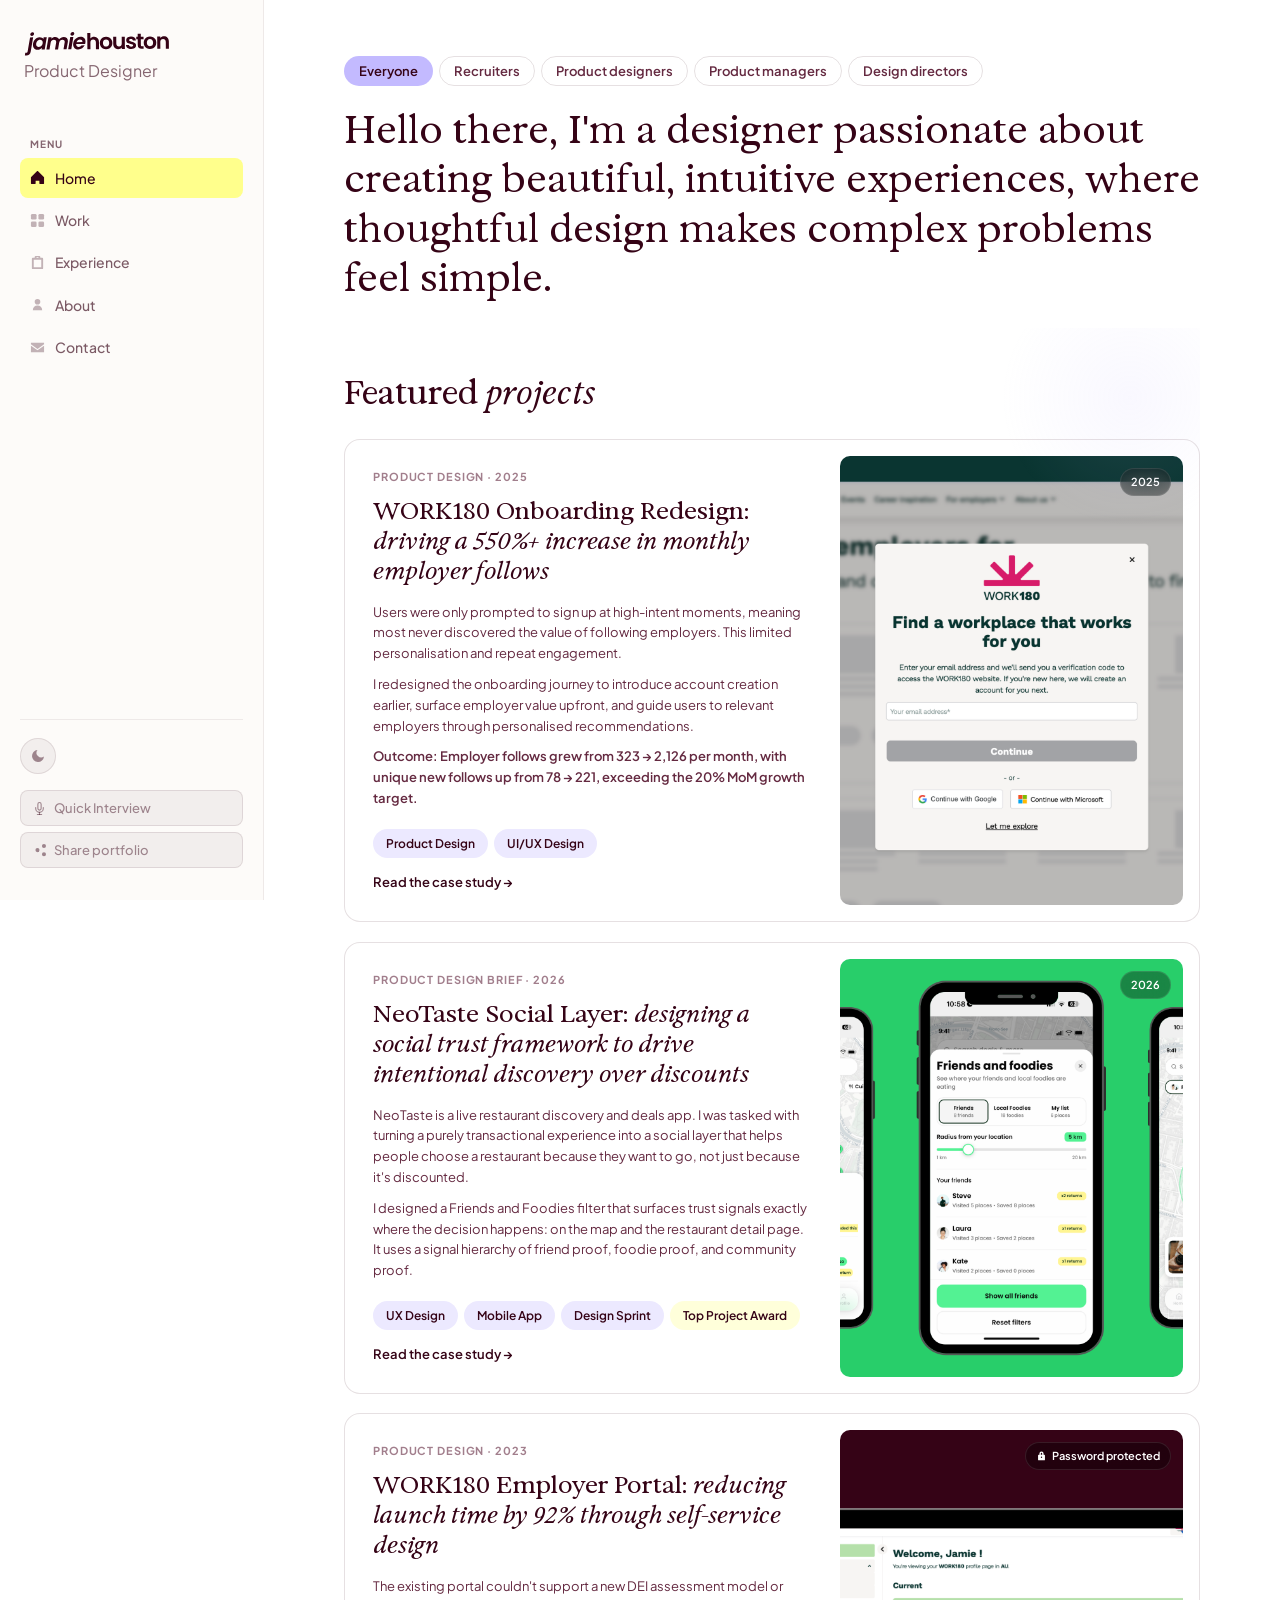
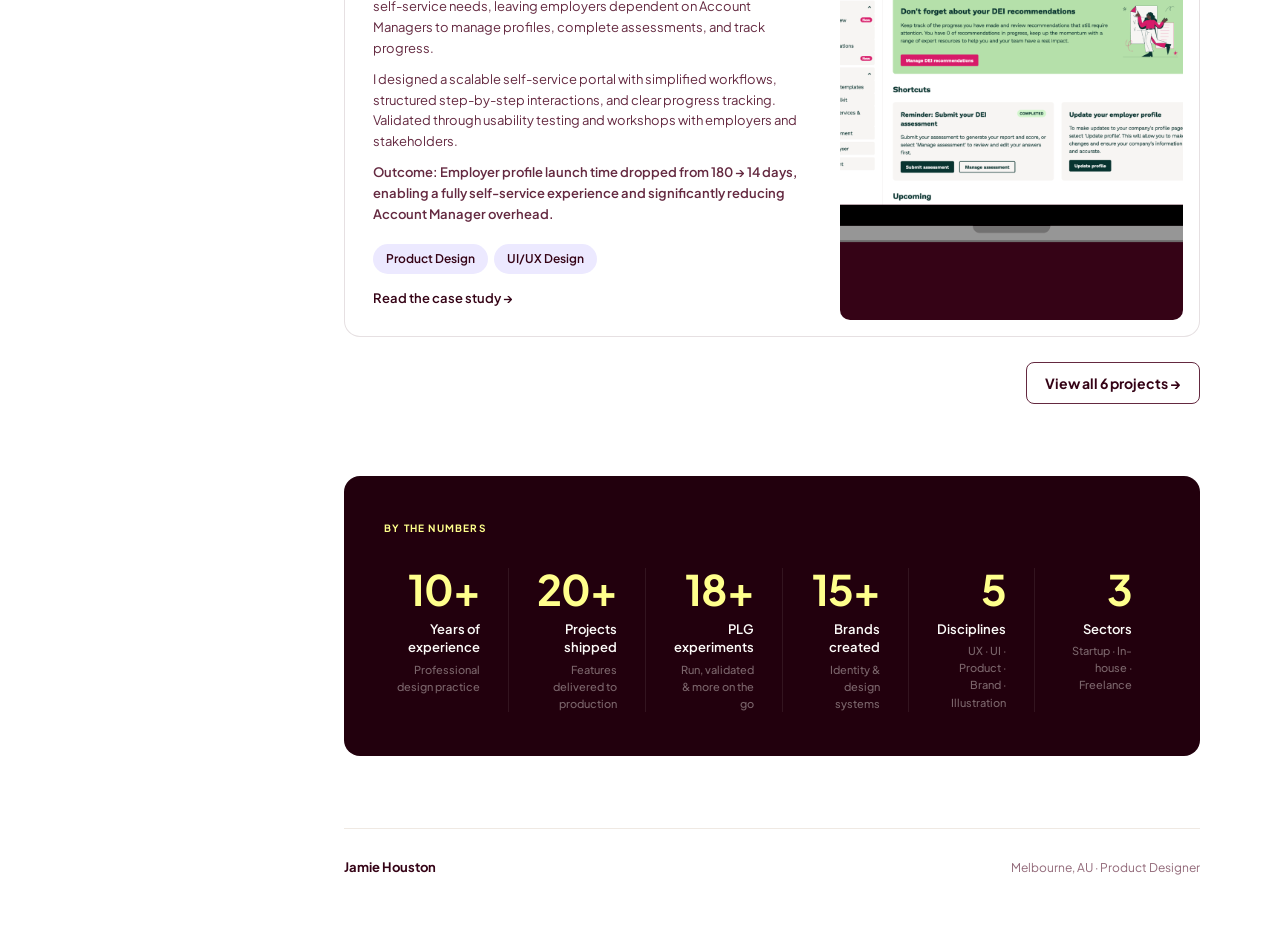
<file: index.html>
<!DOCTYPE html>
<html lang="en">
<head>
  <meta charset="UTF-8">
  <meta name="viewport" content="width=device-width, initial-scale=1.0">
  <title>Jamie Houston · Product Designer</title>
  <link rel="icon" href="/favicon.svg" type="image/svg+xml">
  <link rel="apple-touch-icon" href="/apple-touch-icon.png">
  <style>
    @import url('https://fonts.googleapis.com/css2?family=Plus+Jakarta+Sans:ital,wght@0,400;0,500;0,600;0,700;1,400&display=swap');
    @font-face{font-family:'Instrument Serif';src:url('InstrumentSerif-Regular.ttf') format('truetype');font-weight:400;font-style:normal;font-display:swap;}
    @font-face{font-family:'Instrument Serif';src:url('InstrumentSerif-Italic.ttf') format('truetype');font-weight:400;font-style:italic;font-display:swap;}
    @font-face{font-family:'Exposure';src:url('ExposureTrialVAR.ttf') format('truetype-variations');font-weight:100 900;font-style:normal;font-display:swap;}@font-face{font-family:'Exposure';src:url('ExposureTrialVAR-Italic.ttf') format('truetype-variations');font-weight:100 900;font-style:italic;font-display:swap;}
    :root {
      --color-white-100:#ffffff;--color-egg-white-200:#fdfbf9;--color-egg-white-300:#efe9e3;
      --color-aubergine-100:#642940;--color-aubergine-200:#350316;--color-aubergine-300:#22000d;
      --color-lemon-100:#ffffda;--color-lemon-200:#ffff8c;--color-lemon-300:#ffff65;
      --color-violet-100:#ece9ff;--color-violet-200:#c3baff;--color-violet-300:#9081f1;
      --font:'Plus Jakarta Sans',sans-serif;--sidebar-w:264px;--content-max:1200px;
      --radius-sm:8px;--radius-md:12px;--radius-lg:16px;
    }
    *,*::before,*::after{box-sizing:border-box;margin:0;padding:0;}
    html{scroll-behavior:smooth;}
    body{font-family:var(--font);background:var(--color-white-100);color:var(--color-aubergine-200);line-height:1.6;-webkit-font-smoothing:antialiased;}
    a{color:inherit;}ul{list-style:none;}
    .layout{display:flex;min-height:100vh;}
    .main{margin-left:var(--sidebar-w);flex:1;padding:48px 60px;max-width:calc(100% - var(--sidebar-w));}
    .content{max-width:var(--content-max);}
    .sidebar{width:var(--sidebar-w);background:var(--color-aubergine-300);position:fixed;top:0;left:0;height:100vh;display:flex;flex-direction:column;padding:32px 20px;overflow-y:auto;z-index:10;}
    .sidebar-identity{display:flex;align-items:center;gap:12px;margin-bottom:32px;padding:0 4px;text-decoration:none;}
    .avatar{width:42px;height:42px;border-radius:50%;flex-shrink:0;overflow:hidden;object-fit:cover;display:block;}
    .sidebar-name{color:var(--color-egg-white-200);font-weight:700;font-size:14px;line-height:1.2;}
    .sidebar-role{color:rgba(255,251,247,0.55);font-size:16px;font-family:'Plus Jakarta Sans',sans-serif;margin-top:2px;}
    .available-badge{display:flex;align-items:center;gap:6px;background:rgba(255,255,139,0.08);border:1px solid rgba(255,255,139,0.18);border-radius:var(--radius-sm);padding:7px 10px;margin-bottom:20px;font-size:12px;color:var(--color-lemon-200);font-weight:500;}
    .available-dot{width:6px;height:6px;background:var(--color-lemon-200);border-radius:50%;flex-shrink:0;animation:pulse 2.2s ease-in-out infinite;}
    @keyframes pulse{0%,100%{opacity:1;}50%{opacity:0.35;}}
    .sidebar-nav{display:flex;flex-direction:column;gap:2px;flex:1;}
    .nav-label{color:rgba(255,251,247,0.5);font-size:10px;font-weight:700;text-transform:uppercase;letter-spacing:0.1em;padding:0 10px;margin-top:20px;margin-bottom:4px;}
    .nav-link{display:flex;align-items:center;gap:10px;padding:9px 10px;border-radius:var(--radius-sm);color:rgba(255,251,247,0.5);text-decoration:none;font-size:14px;font-weight:500;transition:background 0.14s ease,color 0.14s ease;}
    .nav-link svg{flex-shrink:0;opacity:0.6;transition:opacity 0.14s;}
    .nav-link:hover{background:rgba(255,255,255,0.06);color:var(--color-egg-white-200);}
    .nav-link:hover svg{opacity:1;}
    .nav-link.active{background:rgba(255,255,139,0.1);color:var(--color-lemon-200);}
    .nav-link.active svg{opacity:1;}
    .sidebar-footer{margin-top:auto;padding-top:18px;border-top:1px solid rgba(255,255,255,0.06);display:flex;flex-direction:column;gap:6px;}
    .contact-link{display:flex;align-items:center;gap:8px;color:rgba(255,251,247,0.55);text-decoration:none;font-size:12px;padding:3px 0;transition:color 0.14s;}
    .contact-link svg{flex-shrink:0;}
    .contact-link:hover{color:var(--color-lemon-200);}
    .section{margin-bottom:72px;scroll-margin-top:32px;}
    .section-header{display:flex;align-items:baseline;justify-content:space-between;margin-bottom:28px;}
    .section-title{font-size:20px;font-weight:700;color:var(--color-aubergine-200);}
    .section-meta{font-size:13px;color:rgba(100,41,64,0.7);}
    .tag{display:inline-block;background:var(--color-violet-100);color:var(--color-aubergine-200);font-size:12px;font-weight:600;padding:5px 13px;border-radius:100px;}
    .tag-warm{background:var(--color-lemon-100);color:var(--color-aubergine-200);}
    .tag-outline{background:transparent;color:var(--color-aubergine-100);border:1px solid var(--color-egg-white-300);font-weight:500;}
    .tag-tool{background:var(--color-egg-white-300);color:var(--color-aubergine-100);}
    .tags-row{display:flex;flex-wrap:wrap;gap:8px;}
    .btn{display:inline-flex;align-items:center;gap:8px;font-family:var(--font);font-size:14px;font-weight:700;padding:10px 20px;border-radius:var(--radius-sm);text-decoration:none;cursor:pointer;border:none;transition:opacity 0.14s,transform 0.14s;}
    .btn:hover{opacity:0.88;transform:translateY(-1px);}
    .btn-primary{background:var(--color-lemon-200);color:var(--color-aubergine-300);}
    .btn-secondary{background:var(--color-aubergine-200);color:var(--color-egg-white-200);}
    .btn-ghost{background:transparent;color:var(--color-aubergine-200);border:1px solid var(--color-aubergine-100);padding:9px 18px;}
    .card{background:var(--color-white-100);border-radius:var(--radius-md);padding:24px;color:var(--color-aubergine-200);}
    .page-header{margin-bottom:48px;}
    .page-eyebrow{font-size:11px;font-weight:700;text-transform:uppercase;letter-spacing:0.12em;color:rgba(100,41,64,0.7);margin-bottom:8px;}
    .page-title{font-size:30px;font-weight:700;color:var(--color-aubergine-200);line-height:1.2;margin-bottom:12px;}
    .page-subtitle{font-size:15px;color:var(--color-aubergine-100);line-height:1.7;max-width:520px;}
    .site-footer{border-top:1px solid var(--color-egg-white-300);padding-top:28px;display:flex;align-items:center;justify-content:space-between;}
    .footer-name{font-size:13px;font-weight:700;color:var(--color-aubergine-200);}
    .footer-meta{font-size:12px;color:rgba(100,41,64,0.7);}
    @media(max-width:768px){
      .mobile-topbar{display:flex;}
      .sidebar{transform:translateX(-100%);width:280px;height:100vh;top:0;left:0;flex-direction:column;padding:32px 20px;overflow-y:auto;padding-top:72px;z-index:30;}
      .sidebar.open{transform:translateX(0);}.sidebar .sidebar-identity{display:none;}
      .mobile-overlay.open{display:block;}
      .main{margin-left:0;max-width:100%;padding:76px 20px 40px;}
    }
    @media(max-width:600px){.main{padding:76px 16px 40px;}.page-title{font-size:24px;}}
    @media(min-width:1280px){.main{padding:56px 80px;}}
    .share-btn{display:flex;align-items:center;gap:8px;width:100%;background:rgba(255,255,255,0.06);border:1px solid rgba(255,255,255,0.1);border-radius:var(--radius-sm);padding:9px 12px;color:rgba(255,251,247,0.5);font-family:var(--font);font-size:13px;font-weight:500;cursor:pointer;transition:background 0.14s,color 0.14s;}
    .share-btn:hover{background:rgba(255,255,255,0.1);color:var(--color-egg-white-200);}
    .share-btn.copied{color:var(--color-lemon-200);border-color:rgba(255,255,139,0.3);}
    .share-toast{position:fixed;bottom:32px;left:50%;transform:translateX(-50%) translateY(16px);background:var(--color-aubergine-200);color:var(--color-egg-white-200);font-family:var(--font);font-size:13px;font-weight:500;padding:10px 20px;border-radius:100px;box-shadow:0 4px 24px rgba(0,0,0,0.18);opacity:0;pointer-events:none;transition:opacity 0.25s ease,transform 0.25s ease;z-index:9999;white-space:nowrap;}
    .share-toast.show{opacity:1;transform:translateX(-50%) translateY(0);}
    .theme-toggle{width:36px;height:36px;border-radius:50%;background:rgba(255,255,255,0.06);border:1px solid rgba(255,255,255,0.1);color:rgba(255,251,247,0.5);display:flex;align-items:center;justify-content:center;cursor:pointer;transition:background 0.14s,color 0.14s;margin-bottom:10px;flex-shrink:0;}
    .theme-toggle:hover{background:rgba(255,255,255,0.12);color:var(--color-egg-white-200);}
    html:not(.dark) .sidebar{background:var(--color-egg-white-200);border-right:1px solid rgba(53,3,22,0.07);}
    html:not(.dark) .sidebar-name{color:#350316;}
    .sidebar-logo{height:24px;width:auto;display:block;}
    .mobile-topbar-logo{height:25px;width:auto;display:block;}
    html.dark .sidebar-logo,html.dark .mobile-topbar-logo{filter:brightness(0) invert(1);}
    html:not(.dark) .sidebar-role{color:rgba(53,3,22,0.6);}
    html:not(.dark) .available-badge{background:rgba(53,3,22,0.04);border-color:rgba(53,3,22,0.1);color:#350316;}
    html:not(.dark) .available-dot{background:#350316;}
    html:not(.dark) .nav-label{color:rgba(53,3,22,0.6);}
    html:not(.dark) .nav-link{color:rgba(53,3,22,0.65);}
    html:not(.dark) .nav-link svg{opacity:0.45;}
    html:not(.dark) .nav-link:hover{background:rgba(53,3,22,0.05);color:#350316;}
    html:not(.dark) .nav-link:hover svg,html:not(.dark) .nav-link.active svg{opacity:1;}
    html:not(.dark) .nav-link.active{background:var(--color-lemon-200);color:#350316;}
    html:not(.dark) .sidebar-footer{border-top-color:rgba(53,3,22,0.07);}
    html:not(.dark) .share-btn{background:rgba(53,3,22,0.05);border-color:rgba(53,3,22,0.1);color:rgba(53,3,22,0.45);}
    html:not(.dark) .share-btn:hover{background:rgba(53,3,22,0.08);color:#350316;}
    html:not(.dark) .theme-toggle{background:rgba(53,3,22,0.05);border-color:rgba(53,3,22,0.1);color:rgba(53,3,22,0.45);}
    html:not(.dark) .theme-toggle:hover{background:rgba(53,3,22,0.08);color:#350316;}
    html:not(.dark) .contact-link{color:rgba(53,3,22,0.6);}
    html.dark .sidebar{background:#350316;border-right:1px solid rgba(255,255,255,0.05);}
    html.dark body{background:var(--color-aubergine-300);color:var(--color-egg-white-200);}
    html.dark .card,html.dark .project-card,html.dark .about-card,html.dark .skills-block,html.dark .value-card,html.dark .contact-card{background:var(--color-aubergine-200);}
    html.dark .about-hero,html.dark .contact-hero{background:var(--color-aubergine-200);box-shadow:inset 0 0 0 1px rgba(255,255,255,0.06);}
    html.dark .section-title,html.dark .page-title,html.dark .exp-role,html.dark .project-title,html.dark .value-name,html.dark .fact-value,html.dark .contact-card-value,html.dark .plg-title{color:var(--color-egg-white-200);}
    html.dark .page-subtitle,html.dark .section-meta,html.dark .page-eyebrow,html.dark .footer-name,html.dark .footer-meta,html.dark .exp-company,html.dark .exp-dates,html.dark .exp-desc,html.dark .project-desc,html.dark .value-text,html.dark .about-card p,html.dark .fact-label,html.dark .contact-card-label,html.dark .avail-text,html.dark .plg-label,html.dark .skills-block-title,html.dark .about-card-title{color:rgba(255,251,247,0.7);}
    html.dark .project-eyebrow{color:rgba(255,251,247,0.6);opacity:1;}
    html.dark .hero-eyebrow{color:var(--color-lemon-200);opacity:1;}
    html.dark .tab-btn{border-color:rgba(255,255,255,0.12);color:rgba(255,251,247,0.45);}
    html.dark .tab-btn:hover{background:rgba(255,255,255,0.07);border-color:rgba(255,255,255,0.2);color:var(--color-egg-white-200);}
    html.dark .tab-btn.active{background:var(--color-violet-200);color:var(--color-aubergine-200);border-color:transparent;}
    html.dark .tab-text{color:var(--color-egg-white-200);}
    html.dark .tag{background:rgba(195,186,255,0.18);color:var(--color-egg-white-200);}
    html.dark .tag-warm{background:rgba(255,255,139,0.14);}
    html.dark .tag-outline{border-color:rgba(255,255,255,0.12);color:rgba(255,251,247,0.45);}
    html.dark .tag-tool,html.dark .exp-skill{background:rgba(255,255,255,0.07);color:rgba(255,251,247,0.55);}
    html.dark .project-cat{background:rgba(195,186,255,0.15);color:rgba(255,251,247,0.7);}
    html.dark .project-cat-warm{background:rgba(255,255,139,0.12);}
    html.dark .btn-ghost{border-color:rgba(255,255,255,0.15);color:rgba(255,251,247,0.6);}
    html.dark .site-footer{border-top-color:rgba(255,255,255,0.08);}
    html.dark .exp-entry{border-bottom-color:rgba(255,255,255,0.08);}
    html.dark .fact-row{border-bottom-color:rgba(255,255,255,0.08);}
    html.dark .plg-box{background:rgba(255,255,255,0.04);}
    html.dark .exp-bullet{color:rgba(255,251,247,0.6);}
    html.dark .exp-current-badge{background:rgba(255,255,139,0.12);}
    html.dark .stats-strip{background:var(--color-aubergine-200);border:1px solid rgba(255,255,139,0.14);}
    html.dark .stats-eyebrow{color:var(--color-lemon-200);}
    html.dark .stat-item{border-right-color:rgba(255,255,255,0.1);}
    html.dark .availability-card{background:rgba(255,255,139,0.05);border-color:rgba(255,255,139,0.12);}
    html.dark .icon-email{background:rgba(195,186,255,0.1);}
    html.dark .icon-linkedin{background:rgba(255,255,139,0.08);}
    html.dark .icon-website{background:rgba(255,255,255,0.05);}
    html.dark .contact-card{border-color:rgba(255,255,255,0.06);}
    /* ---- Page styles ---- */
    .hero-eyebrow {
      font-size: 11px;
      font-weight: 700;
      color: rgba(100,41,64,0.7);
      text-transform: uppercase;
      letter-spacing: 0.12em;
      margin-bottom: 16px;
    }

    /* ---- Audience tabs ---- */
    .tab-row {
      display: flex;
      flex-wrap: wrap;
      gap: 6px;
      margin-bottom: 20px;
    }

    .tab-btn {
      font-family: var(--font);
      font-size: 13px;
      font-weight: 600;
      padding: 6px 14px;
      border-radius: 100px;
      border: 1px solid rgba(53,3,22,0.12);
      background: transparent;
      color: var(--color-aubergine-100);
      cursor: pointer;
      transition: background 0.14s, color 0.14s, border-color 0.14s;
    }

    .tab-btn:hover {
      background: var(--color-violet-100);
      border-color: rgba(53,3,22,0.2);
    }

    .tab-btn.active {
      background: var(--color-violet-200);
      color: var(--color-aubergine-200);
      border-color: transparent;
    }

    .tab-content { min-height: 120px; margin-bottom: 24px; }

    .tab-text {
      font-size: 38px;
      font-weight: 400;
      line-height: 1.3;
      color: var(--color-aubergine-200);
      max-width: 100%;
      margin: 0;
      font-family: 'Exposure', sans-serif;
    }

    .tab-text.hidden { display: none; }

    .hero-ctas { display: flex; gap: 10px; flex-wrap: wrap; }

    .hero-stats {
      display: flex;
      flex-direction: column;
      gap: 24px;
      align-items: flex-end;
    }

    .stat-item { text-align: right; }

    .stat-number {
      font-size: 38px;
      font-weight: 700;
      color: var(--color-aubergine-200);
      line-height: 1;
    }

    .stat-label {
      font-size: 11px;
      color: rgba(100,41,64,0.7);
      margin-top: 4px;
      line-height: 1.4;
    }

    /* ---- HOME: Featured projects card ---- */
    .hero-card {
      background: transparent;
      border-radius: 0;
      padding: 40px 0 0;
      position: relative;
      overflow: hidden;
    }

    .hero-section-label {
      font-family: 'Exposure', sans-serif;
      font-size: 32px;
      font-weight: 700;
      text-transform: none;
      letter-spacing: normal;
      color: var(--color-aubergine-200);
      margin-bottom: 20px;
    }

    .hero-section-label em {
      font-style: italic;
    }

    .hero-card::after {
      content: '';
      position: absolute;
      top: -60px; right: -60px;
      width: 260px; height: 260px;
      background: radial-gradient(circle, rgba(195,186,255,0.1) 0%, transparent 70%);
      pointer-events: none;
    }

    /* ---- Featured projects (2-up teaser) ---- */
    .featured-grid {
      display: flex;
      flex-direction: column;
      gap: 20px;
    }

    .project-card {
      background: var(--color-white-100);
      border-radius: var(--radius-lg);
      overflow: hidden;
      text-decoration: none;
      color: inherit;
      display: flex;
      flex-direction: row;
      min-height: 280px;
      transition: transform 0.35s ease;
      border: 1px solid rgba(53,3,22,0.12);
      will-change: transform;
    }

    .project-card:hover,
    .project-card.fade-in.visible:hover {
      transform: translateY(-4px);
    }

    .project-cover-panel {
      width: 42%;
      flex-shrink: 0;
      padding: 16px 16px 16px 0;
      overflow: hidden;
    }

    .project-cover {
      width: 100%;
      height: 100%;
      aspect-ratio: 4/3;
      background-size: cover;
      transition: transform 0.35s ease;
      background-position: center;
      position: relative;
      border-radius: 10px;
    }

    .project-card:hover .project-cover,
    .project-card.fade-in.visible:hover .project-cover {
      transform: scale(1.03);
    }

    .cover-1 { background-image: url('images/w180-onboarding-hero.png'); background-size: cover; background-position: center; }
    .cover-ph { background-image: url('images/w180-progress-hub-hero-updated.png'); background-size: cover; background-position: center; }
    .cover-neotaste-home { background-image: url('images/Neotaste-hero.png'); background-size: cover; background-position: center; }

    .cover-badge {
      position: absolute;
      top: 12px; right: 12px;
      background: rgba(0,0,0,0.35);
      backdrop-filter: blur(12px);
      color: #fff;
      font-size: 11px;
      font-weight: 600;
      padding: 4px 10px;
      border-radius: 100px;
      border: 1px solid rgba(255,255,255,0.1);
    }

    .project-body {
      flex: 1;
      padding: 28px 28px 28px 28px;
      display: flex;
      flex-direction: column;
      justify-content: center;
      gap: 10px;
      min-width: 0;
    }

    .project-eyebrow {
      font-size: 11px;
      font-weight: 700;
      text-transform: uppercase;
      letter-spacing: 0.08em;
      color: var(--color-aubergine-100);
      opacity: 0.6;
    }

    .project-cta {
      font-size: 13px;
      font-weight: 600;
      color: var(--color-aubergine-200);
      margin-top: 4px;
    }

    .project-body-left { flex: 1; min-width: 0; }

    .project-company {
      font-size: 11px;
      font-weight: 700;
      text-transform: uppercase;
      letter-spacing: 0.08em;
      color: var(--color-aubergine-100);
      margin-bottom: 4px;
    }

    .project-arrow {
      color: var(--color-aubergine-200);
      flex-shrink: 0;
      margin-top: 2px;
    }

    .project-cats {
      display: flex;
      gap: 5px;
      margin-bottom: 8px;
      flex-wrap: wrap;
    }

    .project-cat {
      font-size: 10px;
      font-weight: 700;
      text-transform: uppercase;
      letter-spacing: 0.05em;
      padding: 3px 9px;
      border-radius: 100px;
      background: var(--color-violet-100);
      color: var(--color-aubergine-200);
    }

    .project-cat-warm { background: var(--color-lemon-100); }

    .project-title {
      font-family: 'Exposure', sans-serif;
      font-style: normal;
      font-size: 24px;
      font-weight: 400;
      color: var(--color-aubergine-200);
      margin-bottom: 6px;
      line-height: 1.25;
    }

    .project-desc {
      font-size: 13px;
      color: var(--color-aubergine-100);
      line-height: 1.6;
      margin-bottom: 0;
    }

    .project-meta {
      display: flex;
      flex-wrap: wrap;
      gap: 6px;
      margin-top: 10px;
    }

    .see-all-row {
      display: flex;
      justify-content: flex-end;
      margin-top: 14px;
    }

    /* Responsive */
    @media (max-width: 768px) {
      .hero-title-row { flex-direction: column; gap: 16px; }
      .hero-stats { flex-direction: row; gap: 32px; }
      .stat-item { text-align: left; }
      .hero-card { padding: 0; }
      .project-card { flex-direction: column; min-height: unset; }
      .project-cover-panel { width: 100%; padding: 0; }
      .project-cover { aspect-ratio: 16/9; border-radius: 0; }
    }
    .sidebar{transition:transform 0.3s ease;}
    @media(min-width:769px){.mobile-topbar{display:none;}}
    .mobile-topbar{position:fixed;top:0;left:0;right:0;z-index:35;height:56px;padding:0 20px;align-items:center;justify-content:space-between;background:var(--color-egg-white-200);border-bottom:1px solid var(--color-egg-white-300);}
    .mobile-topbar-name{font-size:14px;font-weight:700;color:var(--color-aubergine-200);}
    .mobile-topbar-actions{display:flex;align-items:center;gap:8px;}
    .mobile-topbar-actions .theme-toggle{margin-bottom:0;}
    .hamburger-btn{width:36px;height:36px;border-radius:var(--radius-sm);background:transparent;border:1px solid rgba(53,3,22,0.15);color:var(--color-aubergine-200);display:flex;align-items:center;justify-content:center;cursor:pointer;transition:background 0.14s;}
    .hamburger-btn:hover{background:rgba(53,3,22,0.06);}
    .mobile-overlay{display:none;position:fixed;inset:0;background:rgba(34,0,13,0.45);z-index:25;}
    html.dark .mobile-topbar{background:var(--color-aubergine-300);border-bottom-color:rgba(255,255,255,0.07);}
    html.dark .mobile-topbar-name{color:var(--color-egg-white-200);}
    html.dark .hamburger-btn{border-color:rgba(255,255,255,0.15);color:var(--color-egg-white-200);}
    html.dark .hamburger-btn:hover{background:rgba(255,255,255,0.08);}
    html.dark .project-body{background:var(--color-aubergine-200);}
    html.dark .project-company{color:rgba(255,251,247,0.45);}
    html.dark .project-title{color:var(--color-egg-white-200);}
    html.dark .project-arrow{color:rgba(255,251,247,0.6);}
    html.dark .project-cat{background:rgba(195,186,255,0.15);color:rgba(255,251,247,0.75);}
    html.dark .hero-section-label{color:rgba(255,251,247,0.4);}
    html.dark .project-card{border-color:rgba(255,255,255,0.08);}
    html.dark .see-all-row .btn-ghost{border-color:rgba(255,255,255,0.15);color:rgba(255,251,247,0.6);}
    .fade-in{opacity:0;transform:translateY(18px);transition:opacity 0.5s ease,transform 0.5s ease;}
    .fade-in.visible{opacity:1;transform:translateY(0);}
    @media(prefers-reduced-motion:reduce){.fade-in{opacity:1;transform:none;transition:none;}}
    /* Stats strip */
    .stats-strip{background:var(--color-aubergine-300);border-radius:var(--radius-lg);padding:44px 40px;margin-bottom:72px;}
    .stats-eyebrow{font-size:10px;font-weight:700;text-transform:uppercase;letter-spacing:0.12em;color:var(--color-lemon-200);margin-bottom:32px;}
    .stats-grid{display:grid;grid-template-columns:repeat(6,1fr);gap:0;}
    .stat-item{padding:0 28px 0 0;border-right:1px solid rgba(255,255,255,0.08);}
    .stat-item:first-child{padding-left:0;}
    .stat-item:last-child{border-right:none;}
    .stat-item+.stat-item{padding-left:28px;}
    .stat-value{font-size:42px;font-weight:700;color:var(--color-lemon-200);line-height:1;margin-bottom:10px;letter-spacing:-1px;}
    .stat-label{font-size:13px;font-weight:600;color:var(--color-egg-white-200);line-height:1.4;margin-bottom:4px;}
    .stat-sub{font-size:11px;color:rgba(255,251,247,0.4);line-height:1.55;font-weight:500;}
    @media(max-width:960px){.stats-grid{grid-template-columns:repeat(3,1fr);gap:28px 0;}.stat-item{border-right:none!important;padding:0!important;}}
    @media(max-width:600px){.stats-grid{grid-template-columns:1fr;}}.stats-strip .stat-item:nth-child(n){opacity:0;transform:translateY(16px);transition:opacity 0.5s ease,transform 0.5s ease;}
    .stats-strip.revealed .stat-item:nth-child(1){opacity:1;transform:none;transition-delay:0ms;}
    .stats-strip.revealed .stat-item:nth-child(2){opacity:1;transform:none;transition-delay:80ms;}
    .stats-strip.revealed .stat-item:nth-child(3){opacity:1;transform:none;transition-delay:160ms;}
    .stats-strip.revealed .stat-item:nth-child(4){opacity:1;transform:none;transition-delay:240ms;}
    .stats-strip.revealed .stat-item:nth-child(5){opacity:1;transform:none;transition-delay:320ms;}
    .stats-strip.revealed .stat-item:nth-child(6){opacity:1;transform:none;transition-delay:400ms;}
    @media(prefers-reduced-motion:reduce){.stats-strip .stat-item:nth-child(n){opacity:1!important;transform:none!important;transition:none!important;}}
  </style>
</head>
<body>
<div class="layout">
  <!-- MOBILE TOP BAR -->
  <div class="mobile-topbar">
    <img src="images/jamie-houston-logo.svg?v=2" class="mobile-topbar-logo" alt="Jamie Houston">
    <div class="mobile-topbar-actions">
      <button class="theme-toggle" onclick="toggleTheme()" title="Toggle theme"></button>
      <button class="hamburger-btn" onclick="toggleMobileMenu()"><svg width="18" height="14" viewBox="0 0 18 14" fill="currentColor"><rect width="18" height="2" rx="1"/><rect y="6" width="18" height="2" rx="1"/><rect y="12" width="18" height="2" rx="1"/></svg></button>
    </div>
  </div>
  <div class="mobile-overlay" id="mobileOverlay" onclick="toggleMobileMenu()"></div>


  <!-- SIDEBAR -->
  <aside class="sidebar">
    <a href="index.html" class="sidebar-identity">
      
      <div>
        <img src="images/jamie-houston-logo.svg?v=2" class="sidebar-logo" alt="Jamie Houston">
        <div class="sidebar-role">Product Designer</div>
      </div>
    </a>

    <nav class="sidebar-nav">
      <span class="nav-label">Menu</span>
      <a href="index.html" class="nav-link active">
        <svg width="15" height="15" viewBox="0 0 16 16" fill="currentColor"><path d="M8.354 1.146a.5.5 0 00-.708 0L1 7.793V14.5A.5.5 0 001.5 15h4a.5.5 0 00.5-.5v-3h4v3a.5.5 0 00.5.5h4a.5.5 0 00.5-.5V7.793L8.354 1.146z"/></svg>
        <span>Home</span>
      </a>
      <a href="work.html" class="nav-link">
        <svg width="15" height="15" viewBox="0 0 16 16" fill="currentColor"><rect x="1" y="1" width="6" height="6" rx="1.5"/><rect x="9" y="1" width="6" height="6" rx="1.5"/><rect x="1" y="9" width="6" height="6" rx="1.5"/><rect x="9" y="9" width="6" height="6" rx="1.5"/></svg>
        <span>Work</span>
      </a>
      <a href="experience.html" class="nav-link">
        <svg width="15" height="15" viewBox="0 0 16 16" fill="currentColor"><path d="M6 1h4a1 1 0 011 1v1h2a1 1 0 011 1v10a1 1 0 01-1 1H3a1 1 0 01-1-1V4a1 1 0 011-1h2V2a1 1 0 011-1zm1 2h2V2H7v1zM4 5v8h8V5H4z"/></svg>
        <span>Experience</span>
      </a>
      <a href="about.html" class="nav-link">
        <svg width="15" height="15" viewBox="0 0 16 16" fill="currentColor"><path d="M8 8a3 3 0 100-6 3 3 0 000 6zm-5 6a5 5 0 1110 0H3z"/></svg>
        <span>About</span>
      </a>
      <a href="contact.html" class="nav-link">
        <svg width="15" height="15" viewBox="0 0 16 16" fill="currentColor"><path d="M1 3h14v1.5L8 9.5 1 4.5V3zm0 3l7 5 7-5V13H1V6z"/></svg>
        <span>Contact</span>
      </a>
    </nav>

    <div class="sidebar-footer">
      <button class="theme-toggle" id="themeToggle" onclick="toggleTheme()" title="Toggle light / dark mode"></button>
      <button class="share-btn" id="qiTrigger" onclick="toggleQI()">
        <svg width="13" height="13" viewBox="0 0 24 24" fill="none" stroke="currentColor" stroke-width="2" stroke-linecap="round" stroke-linejoin="round"><path d="M12 1a3 3 0 0 0-3 3v8a3 3 0 0 0 6 0V4a3 3 0 0 0-3-3z"/><path d="M19 10v2a7 7 0 0 1-14 0v-2"/><line x1="12" y1="19" x2="12" y2="23"/><line x1="8" y1="23" x2="16" y2="23"/></svg>
        Quick Interview
      </button>
      <button class="share-btn" onclick="sharePortfolio(this)">
        <svg width="13" height="13" viewBox="0 0 16 16" fill="currentColor"><path d="M11 2.5a2.5 2.5 0 115 0 2.5 2.5 0 01-5 0zm-8 5a2.5 2.5 0 115 0 2.5 2.5 0 01-5 0zm8 5a2.5 2.5 0 115 0 2.5 2.5 0 01-5 0zm-7.4-4.7l4.8 2.8m0-5.6L3.6 7.8"/></svg>
        Share portfolio
      </button>
    </div>
  </aside>

  <!-- MAIN -->
  <main class="main">
    <div class="content">

      <!-- Home page -->
      <section class="section">



        <div class="tab-row">
          <button class="tab-btn active" onclick="switchTab(this,'everyone')">Everyone</button>
          <button class="tab-btn" onclick="switchTab(this,'recruiters')">Recruiters</button>
          <button class="tab-btn" onclick="switchTab(this,'designers')">Product designers</button>
          <button class="tab-btn" onclick="switchTab(this,'pms')">Product managers</button>
          <button class="tab-btn" onclick="switchTab(this,'directors')">Design directors</button>
        </div>

        <div class="tab-content">
          <p class="tab-text" id="tab-everyone">Hello there, I'm a designer passionate about creating beautiful, intuitive experiences, where thoughtful design makes complex problems feel simple.</p>
          <p class="tab-text hidden" id="tab-recruiters">I'm a Melbourne-based Product and UX Designer with 10 years of experience across brand and product. I've worked freelance, in-house, and at startups, including my current role at WORK180, building a flexible, multi-disciplinary skill set along the way.</p>
          <p class="tab-text hidden" id="tab-designers">I'm a systems thinker with a high bar for quality, from research and interaction design to scalable design systems. I value collaboration, learning from others, and creating impactful work we can both be proud of.</p>
          <p class="tab-text hidden" id="tab-pms">I'll work closely with you from vision and discovery through to delivery, helping shape priorities, define requirements, and keep the user at the centre of every decision. I do my best work tackling complex problems and driving clarity through experimentation.</p>
          <p class="tab-text hidden" id="tab-directors">I take pride in my craft and build strong cross-functional partnerships across product, engineering, and marketing. I've led PLG initiatives, run alignment workshops, and know how to balance user needs, technical constraints, and business goals to find the highest-impact path forward.</p>
        </div>

        <!-- Featured work card -->
        <div class="hero-card" style="margin-bottom:28px;">
          <h2 class="hero-section-label">Featured <em>projects</em></h2>
          <div class="featured-grid">
            <a class="project-card" href="project-w180-onboarding.html">
              <div class="project-body">
                <div class="project-eyebrow">Product Design · 2025</div>
                <h3 class="project-title">WORK180 Onboarding Redesign: <em>driving a 550%+ increase in monthly employer follows</em></h3>
                <p class="project-desc">Users were only prompted to sign up at high-intent moments, meaning most never discovered the value of following employers. This limited personalisation and repeat engagement.</p>
                <p class="project-desc">I redesigned the onboarding journey to introduce account creation earlier, surface employer value upfront, and guide users to relevant employers through personalised recommendations.</p>
                <p class="project-desc" style="font-weight:600;">Outcome: Employer follows grew from 323 → 2,126 per month, with unique new follows up from 78 → 221, exceeding the 20% MoM growth target.</p>
                <div class="project-meta"><span class="tag">Product Design</span><span class="tag">UI/UX Design</span></div>
                <div class="project-cta">Read the case study →</div>
              </div>
              <div class="project-cover-panel">
                <div class="project-cover cover-1">
                  <span class="cover-badge">2025</span>
                </div>
              </div>
            </a>

            <a class="project-card" href="project-neotaste.html">
              <div class="project-body">
                <div class="project-eyebrow">Product Design Brief · 2026</div>
                <h3 class="project-title">NeoTaste Social Layer: <em>designing a social trust framework to drive intentional discovery over discounts</em></h3>
                <p class="project-desc">NeoTaste is a live restaurant discovery and deals app. I was tasked with turning a purely transactional experience into a social layer that helps people choose a restaurant because they want to go, not just because it's discounted.</p>
                <p class="project-desc">I designed a Friends and Foodies filter that surfaces trust signals exactly where the decision happens: on the map and the restaurant detail page. It uses a signal hierarchy of friend proof, foodie proof, and community proof.</p>
                <div class="project-meta"><span class="tag">UX Design</span><span class="tag">Mobile App</span><span class="tag">Design Sprint</span><span class="tag tag-warm">Top Project Award</span></div>
                <div class="project-cta">Read the case study →</div>
              </div>
              <div class="project-cover-panel">
                <div class="project-cover cover-neotaste-home">
                  <span class="cover-badge">2026</span>
                </div>
              </div>
            </a>

            <a class="project-card" href="project-w180-progress-hub.html">
              <div class="project-body">
                <div class="project-eyebrow">Product Design · 2023</div>
                <h3 class="project-title">WORK180 Employer Portal: <em>reducing launch time by 92% through self-service design</em></h3>
                <p class="project-desc">The existing portal couldn't support a new DEI assessment model or self-service needs, leaving employers dependent on Account Managers to manage profiles, complete assessments, and track progress.</p>
                <p class="project-desc">I designed a scalable self-service portal with simplified workflows, structured step-by-step interactions, and clear progress tracking. Validated through usability testing and workshops with employers and stakeholders.</p>
                <p class="project-desc" style="font-weight:600;">Outcome: Employer profile launch time dropped from 180 → 14 days, enabling a fully self-service experience and significantly reducing Account Manager overhead.</p>
                <div class="project-meta"><span class="tag">Product Design</span><span class="tag">UI/UX Design</span></div>
                <div class="project-cta">Read the case study →</div>
              </div>
              <div class="project-cover-panel">
                <div class="project-cover cover-ph">
                  <span class="cover-badge" style="display:flex;align-items:center;gap:5px;"><svg width="11" height="11" viewBox="0 0 16 16" fill="currentColor"><path d="M11 7V5a3 3 0 00-6 0v2H4a1 1 0 00-1 1v6a1 1 0 001 1h8a1 1 0 001-1V8a1 1 0 00-1-1h-1zm-4-2a1 1 0 012 0v2H7V5zm1 6.5a1 1 0 110-2 1 1 0 010 2z"/></svg> Password protected</span>
                </div>
              </div>
            </a>
          </div>

          <div class="see-all-row" style="margin-top:24px;">
            <a href="work.html" class="btn btn-ghost">View all 6 projects →</a>
          </div>
        </div>


      </section>

      <!-- Stats strip -->
      <div class="stats-strip" id="statsStrip">
        <div class="stats-eyebrow">By the numbers</div>
        <div class="stats-grid">
          <div class="stat-item">
            <div class="stat-value">10+</div>
            <div class="stat-label">Years of experience</div>
            <div class="stat-sub">Professional design practice</div>
          </div>
          <div class="stat-item">
            <div class="stat-value">20+</div>
            <div class="stat-label">Projects shipped</div>
            <div class="stat-sub">Features delivered to production</div>
          </div>
          <div class="stat-item">
            <div class="stat-value">18+</div>
            <div class="stat-label">PLG experiments</div>
            <div class="stat-sub">Run, validated &amp; more on the go</div>
          </div>
          <div class="stat-item">
            <div class="stat-value">15+</div>
            <div class="stat-label">Brands created</div>
            <div class="stat-sub">Identity &amp; design systems</div>
          </div>
          <div class="stat-item">
            <div class="stat-value">5</div>
            <div class="stat-label">Disciplines</div>
            <div class="stat-sub">UX · UI · Product · Brand · Illustration</div>
          </div>
          <div class="stat-item">
            <div class="stat-value">3</div>
            <div class="stat-label">Sectors</div>
            <div class="stat-sub">Startup · In-house · Freelance</div>
          </div>
        </div>
      </div>

      <!-- Footer -->
      <footer class="site-footer">
        <span class="footer-name">Jamie Houston</span>
        <span class="footer-meta">Melbourne, AU · Product Designer</span>
      </footer>

    </div>
  </main>
</div>
<script>
function switchTab(btn, id) {
  document.querySelectorAll('.tab-btn').forEach(b => b.classList.remove('active'));
  document.querySelectorAll('.tab-text').forEach(t => t.classList.add('hidden'));
  btn.classList.add('active');
  document.getElementById('tab-' + id).classList.remove('hidden');
}
function toggleTheme() {
  const isDark = document.documentElement.classList.toggle('dark');
  localStorage.setItem('theme', isDark ? 'dark' : 'light');
  updateThemeIcon();
}
function updateThemeIcon() {
  const isDark = document.documentElement.classList.contains('dark');
  const icon = isDark
    ? '<svg width="16" height="16" viewBox="0 0 24 24" fill="none" stroke="currentColor" stroke-width="2" stroke-linecap="round" stroke-linejoin="round"><circle cx="12" cy="12" r="4"/><path d="M12 2v2M12 20v2M4.93 4.93l1.41 1.41M17.66 17.66l1.41 1.41M2 12h2M20 12h2M6.34 17.66l-1.41 1.41M19.07 4.93l-1.41 1.41"/></svg>'
    : '<svg width="16" height="16" viewBox="0 0 24 24" fill="currentColor"><path d="M21 12.79A9 9 0 1 1 11.21 3 7 7 0 0 0 21 12.79z"/></svg>';
  document.querySelectorAll('.theme-toggle').forEach(btn => btn.innerHTML = icon);
}
function toggleMobileMenu() {
  document.querySelector('.sidebar').classList.toggle('open');
  document.getElementById('mobileOverlay').classList.toggle('open');
}
(function() {
  if (localStorage.getItem('theme') === 'dark') document.documentElement.classList.add('dark');
  updateThemeIcon();
})();
function sharePortfolio(btn) {
  const url = window.location.href;
  navigator.clipboard.writeText(url).then(() => {
    const orig = btn.innerHTML;
    btn.innerHTML = '<svg width="13" height="13" viewBox="0 0 16 16" fill="none" stroke="currentColor" stroke-width="2.5" stroke-linecap="round" stroke-linejoin="round"><polyline points="4 8 8 12 13 4"></polyline></svg> Link copied!';
    btn.classList.add('copied');
    let toast = document.getElementById('shareToast');
    if (!toast) { toast = document.createElement('div'); toast.id = 'shareToast'; toast.className = 'share-toast'; document.body.appendChild(toast); }
    toast.textContent = 'Link copied, thanks for sharing ♥';
    const rect = btn.getBoundingClientRect();
    toast.style.left = rect.left + 'px';
    toast.style.top = (rect.top - toast.offsetHeight - 10) + 'px';
    toast.style.transform = 'none';
    toast.style.bottom = 'auto';
    toast.classList.add('show');
    setTimeout(() => { btn.innerHTML = orig; btn.classList.remove('copied'); toast.classList.remove('show'); }, 2500);
  }).catch(() => { prompt('Copy this link:', url); });
}
const statsStrip = document.getElementById('statsStrip');
if (statsStrip) {
  new IntersectionObserver((entries) => {
    entries.forEach(entry => { if (entry.isIntersecting) statsStrip.classList.add('revealed'); });
  }, { threshold: 0.2 }).observe(statsStrip);
}
</script>


<!-- Quick Interview Panel -->
<style>
.qi-panel{position:fixed;left:calc(var(--sidebar-w,264px) + 12px);bottom:24px;width:370px;background:#ffffff;border-radius:16px;box-shadow:0 8px 48px rgba(53,3,22,0.18);z-index:999;overflow:hidden;transform:translateY(10px) scale(0.98);opacity:0;pointer-events:none;transition:transform 0.22s cubic-bezier(0.34,1.3,0.64,1),opacity 0.18s;}
.qi-panel.open{transform:translateY(0) scale(1);opacity:1;pointer-events:all;}
html.dark .qi-panel{background:#22000d;box-shadow:0 8px 48px rgba(0,0,0,0.4);}
.qi-header{display:flex;align-items:flex-start;justify-content:space-between;padding:20px 20px 16px;border-bottom:1px solid rgba(53,3,22,0.09);}
html.dark .qi-header{border-bottom-color:rgba(255,251,247,0.1);}
.qi-icon-wrap{width:30px;height:30px;background:#ece9ff;border-radius:8px;display:flex;align-items:center;justify-content:center;margin-bottom:8px;color:#350316;}
html.dark .qi-icon-wrap{background:rgba(195,186,255,0.15);color:#fffbf7;}
.qi-title{font-family:var(--font,'Plus Jakarta Sans',sans-serif);font-size:16px;font-weight:700;color:#350316;}
html.dark .qi-title{color:#fffbf7;}
.qi-subtitle{font-family:var(--font,'Plus Jakarta Sans',sans-serif);font-size:12px;color:#642940;margin-top:3px;line-height:1.45;}
html.dark .qi-subtitle{color:rgba(255,251,247,0.6);}
.qi-close{background:none;border:none;cursor:pointer;font-size:22px;line-height:1;color:#642940;padding:2px 4px;flex-shrink:0;margin-top:-2px;}
html.dark .qi-close{color:rgba(255,251,247,0.6);}
.qi-close:hover{color:#350316;}
html.dark .qi-close:hover{color:#fffbf7;}
.qi-questions{max-height:340px;overflow-y:auto;}
.qi-item{border-bottom:1px solid rgba(53,3,22,0.07);}
html.dark .qi-item{border-bottom-color:rgba(255,251,247,0.08);}
.qi-item:last-child{border-bottom:none;}
.qi-q{width:100%;display:flex;align-items:center;justify-content:space-between;gap:12px;padding:14px 20px;background:none;border:none;cursor:pointer;font-family:var(--font,'Plus Jakarta Sans',sans-serif);font-size:14px;font-weight:600;color:#350316;text-align:left;transition:background 0.12s;}
html.dark .qi-q{color:#fffbf7;}
.qi-q:hover{background:#ece9ff;}
html.dark .qi-q:hover{background:rgba(195,186,255,0.12);}
.qi-q.active{background:#ece9ff;}
html.dark .qi-q.active{background:rgba(195,186,255,0.12);}
.qi-qicon{width:24px;height:24px;border-radius:50%;display:flex;align-items:center;justify-content:center;font-size:15px;flex-shrink:0;transition:background 0.12s,color 0.12s;line-height:0;}.qi-qicon svg{display:block;}.qi-qicon.plus .qi-i-cross{display:none;}.qi-qicon.cross .qi-i-plus{display:none;}
.qi-qicon.plus{border:1.5px solid rgba(53,3,22,0.18);color:#642940;}
html.dark .qi-qicon.plus{border-color:rgba(255,251,247,0.2);color:rgba(255,251,247,0.5);}
.qi-qicon.cross{background:#350316;color:#fffbf7;border:none;}
html.dark .qi-qicon.cross{background:#fffbf7;color:#350316;}
.qi-a{display:none;padding:2px 20px 16px;font-family:var(--font,'Plus Jakarta Sans',sans-serif);font-size:13px;line-height:1.65;color:#350316;}
html.dark .qi-a{color:rgba(255,251,247,0.85);}
.qi-a p+p{margin-top:10px;}
.qi-cta{display:inline-flex;align-items:center;gap:6px;margin-top:14px;background:#350316;color:#fffbf7;font-family:var(--font,'Plus Jakarta Sans',sans-serif);font-size:13px;font-weight:700;padding:8px 18px;border-radius:100px;text-decoration:none;transition:opacity 0.14s;}
html.dark .qi-cta{background:#fffbf7;color:#350316;}
.qi-cta:hover{opacity:0.85;}
.qi-footer{padding:11px 20px;border-top:1px solid rgba(53,3,22,0.08);font-family:var(--font,'Plus Jakarta Sans',sans-serif);font-size:11px;font-weight:700;letter-spacing:0.07em;color:#642940;display:flex;align-items:center;gap:8px;}
html.dark .qi-footer{border-top-color:rgba(255,251,247,0.08);color:rgba(255,251,247,0.45);}
.qi-dots{display:flex;gap:4px;align-items:center;}
.qi-dot{width:5px;height:5px;border-radius:50%;background:#c3baff;}
.qi-dot:first-child{background:#350316;}
html.dark .qi-dot:first-child{background:#fffbf7;}
@media(max-width:768px){.qi-panel{left:16px;right:16px;width:auto;bottom:76px;}}
</style>
<div class="qi-panel" id="qiPanel">
  <div class="qi-header">
    <div>
      <div class="qi-icon-wrap"><svg width="15" height="15" viewBox="0 0 24 24" fill="none" stroke="currentColor" stroke-width="2" stroke-linecap="round" stroke-linejoin="round"><path d="M12 1a3 3 0 0 0-3 3v8a3 3 0 0 0 6 0V4a3 3 0 0 0-3-3z"/><path d="M19 10v2a7 7 0 0 1-14 0v-2"/><line x1="12" y1="19" x2="12" y2="23"/><line x1="8" y1="23" x2="16" y2="23"/></svg></div>
      <div class="qi-title">Quick Interview</div>
      <div class="qi-subtitle">Common questions recruiters ask.<br>Click any to see my answers instantly.</div>
    </div>
    <button class="qi-close" onclick="toggleQI()">−</button>
  </div>
  <div class="qi-questions">
    <div class="qi-item">
      <button class="qi-q" onclick="toggleQ(this)">Tell me about yourself<span class="qi-qicon plus"><svg class="qi-i-plus" width="8" height="8" viewBox="0 0 10 10" fill="none" stroke="currentColor" stroke-width="2" stroke-linecap="round"><line x1="5" y1="1" x2="5" y2="9"/><line x1="1" y1="5" x2="9" y2="5"/></svg><svg class="qi-i-cross" width="8" height="8" viewBox="0 0 10 10" fill="none" stroke="currentColor" stroke-width="2" stroke-linecap="round"><line x1="1.5" y1="1.5" x2="8.5" y2="8.5"/><line x1="8.5" y1="1.5" x2="1.5" y2="8.5"/></svg></span></button>
      <div class="qi-a"><p>I'm a product designer with 10 years across freelance, in-house, and startup environments. My background spans product strategy, UX research, UI design, branding, and illustration so I can carry an idea from a whiteboard conversation all the way to a shipped, on-brand interface.</p><p>I'm currently a Product Designer at WORK180 in Melbourne, working end-to-end on the employer-facing platform from discovery and research through to delivery and iteration.</p></div>
    </div>
    <div class="qi-item">
      <button class="qi-q" onclick="toggleQ(this)">Why should we hire you?<span class="qi-qicon plus"><svg class="qi-i-plus" width="8" height="8" viewBox="0 0 10 10" fill="none" stroke="currentColor" stroke-width="2" stroke-linecap="round"><line x1="5" y1="1" x2="5" y2="9"/><line x1="1" y1="5" x2="9" y2="5"/></svg><svg class="qi-i-cross" width="8" height="8" viewBox="0 0 10 10" fill="none" stroke="currentColor" stroke-width="2" stroke-linecap="round"><line x1="1.5" y1="1.5" x2="8.5" y2="8.5"/><line x1="8.5" y1="1.5" x2="1.5" y2="8.5"/></svg></span></button>
      <div class="qi-a"><p>Because I don't just design screens I think about outcomes. I started in visual and brand design, which means I care deeply about craft and polish. I grew into UX and product, which means I care about whether it actually works for people and moves the business.</p><p>I'm also fluent with AI-enabled workflows and front-end enough to communicate precisely with engineers. I move fast without dropping quality, and I thrive in teams where design and engineering are genuinely collaborative.</p></div>
    </div>
    <div class="qi-item">
      <button class="qi-q" onclick="toggleQ(this)">Explain your design process<span class="qi-qicon plus"><svg class="qi-i-plus" width="8" height="8" viewBox="0 0 10 10" fill="none" stroke="currentColor" stroke-width="2" stroke-linecap="round"><line x1="5" y1="1" x2="5" y2="9"/><line x1="1" y1="5" x2="9" y2="5"/></svg><svg class="qi-i-cross" width="8" height="8" viewBox="0 0 10 10" fill="none" stroke="currentColor" stroke-width="2" stroke-linecap="round"><line x1="1.5" y1="1.5" x2="8.5" y2="8.5"/><line x1="8.5" y1="1.5" x2="1.5" y2="8.5"/></svg></span></button>
      <div class="qi-a"><p>Discovery first I want to understand the problem, the users, and the constraints before I sketch a single screen. That means research, stakeholder conversations, and auditing what already exists.</p><p>Then I move fast in low-fidelity: flows, rough wireframes, quick prototypes for testing. High-fidelity comes after we've validated the approach, not before. And I stay involved post-launch data and user feedback inform the next iteration.</p></div>
    </div>
    <div class="qi-item">
      <button class="qi-q" onclick="toggleQ(this)">How do you work with developers?<span class="qi-qicon plus"><svg class="qi-i-plus" width="8" height="8" viewBox="0 0 10 10" fill="none" stroke="currentColor" stroke-width="2" stroke-linecap="round"><line x1="5" y1="1" x2="5" y2="9"/><line x1="1" y1="5" x2="9" y2="5"/></svg><svg class="qi-i-cross" width="8" height="8" viewBox="0 0 10 10" fill="none" stroke="currentColor" stroke-width="2" stroke-linecap="round"><line x1="1.5" y1="1.5" x2="8.5" y2="8.5"/><line x1="8.5" y1="1.5" x2="1.5" y2="8.5"/></svg></span></button>
      <div class="qi-a"><p>As a partner, not a handoff machine. I try to involve engineers early ideally in problem framing so they're invested in the solution, not just implementing a spec.</p><p>I'm comfortable reviewing implementations for design fidelity and adjusting specs when engineering constraints make something impractical. I'd rather ship something slightly simpler and well-built than something pixel-perfect and brittle.</p></div>
    </div>
    <div class="qi-item">
      <button class="qi-q" onclick="toggleQ(this)">Describe a challenging project<span class="qi-qicon plus"><svg class="qi-i-plus" width="8" height="8" viewBox="0 0 10 10" fill="none" stroke="currentColor" stroke-width="2" stroke-linecap="round"><line x1="5" y1="1" x2="5" y2="9"/><line x1="1" y1="5" x2="9" y2="5"/></svg><svg class="qi-i-cross" width="8" height="8" viewBox="0 0 10 10" fill="none" stroke="currentColor" stroke-width="2" stroke-linecap="round"><line x1="1.5" y1="1.5" x2="8.5" y2="8.5"/><line x1="8.5" y1="1.5" x2="1.5" y2="8.5"/></svg></span></button>
      <div class="qi-a"><p><strong>The challenge</strong><br>We identified an opportunity to help young people find the right apprenticeship path with full transparency, while giving employers a way to manage applications on the other side. The tricky part was that it's a two-sided product with very different user needs, and we jumped straight into it as an experiment with almost no runway. I had a week to show a working prototype to a potential client, starting from scratch.</p><p><strong>What I did</strong><br>I ran discovery and scoped the project myself, mapping out both sides of the experience simultaneously. I had to make fast, pragmatic calls about what to explore and what to park, and built the prototype end-to-end to get something tangible in front of stakeholders quickly.</p><p><strong>How it evolved</strong><br>The whole process has been learning while building, taking feedback from research and changing direction based on what we found rather than following a fixed plan. That's been the real design challenge: staying structured enough to make progress while staying loose enough to respond to what we learn.</p><p><strong>Where it landed</strong><br>We're currently in validation with some strong early signals. It hasn't shipped yet but the process itself validated a lot of our assumptions about what both sides of the market actually need.</p></div>
    </div>
    <div class="qi-item">
      <button class="qi-q" onclick="toggleQ(this)">What makes you different?<span class="qi-qicon plus"><svg class="qi-i-plus" width="8" height="8" viewBox="0 0 10 10" fill="none" stroke="currentColor" stroke-width="2" stroke-linecap="round"><line x1="5" y1="1" x2="5" y2="9"/><line x1="1" y1="5" x2="9" y2="5"/></svg><svg class="qi-i-cross" width="8" height="8" viewBox="0 0 10 10" fill="none" stroke="currentColor" stroke-width="2" stroke-linecap="round"><line x1="1.5" y1="1.5" x2="8.5" y2="8.5"/><line x1="8.5" y1="1.5" x2="1.5" y2="8.5"/></svg></span></button>
      <div class="qi-a"><p>Range, and where I sit between disciplines. I started in visual and brand design, so I have a strong eye for typography, layout, and polish but I grew into UX, design systems, and front-end, so I can carry an idea from a stakeholder conversation all the way to a built, accessible, on-brand interface.</p><p>That blend matters for work that lives between marketing, communications, and product. I'm also a systems thinker who still sweats the pixels.</p></div>
    </div>
  </div>
</div>
<script>
function toggleQI(){document.getElementById('qiPanel').classList.toggle('open');}
function toggleQ(btn){
  var a=btn.nextElementSibling;
  var isOpen=a.style.display==='block';
  document.querySelectorAll('.qi-a').forEach(function(x){x.style.display='none';});
  document.querySelectorAll('.qi-q').forEach(function(q){q.classList.remove('active');var ic=q.querySelector('.qi-qicon');if(ic){ic.className='qi-qicon plus';}});
  if(!isOpen){a.style.display='block';btn.classList.add('active');var ic=btn.querySelector('.qi-qicon');if(ic){ic.className='qi-qicon cross';}}
}
document.addEventListener('click',function(e){
  var panel=document.getElementById('qiPanel');
  var trigger=document.getElementById('qiTrigger');
  if(panel&&panel.classList.contains('open')&&!panel.contains(e.target)&&trigger&&!trigger.contains(e.target)){panel.classList.remove('open');}
});
</script>
</body>
</html>
</file>
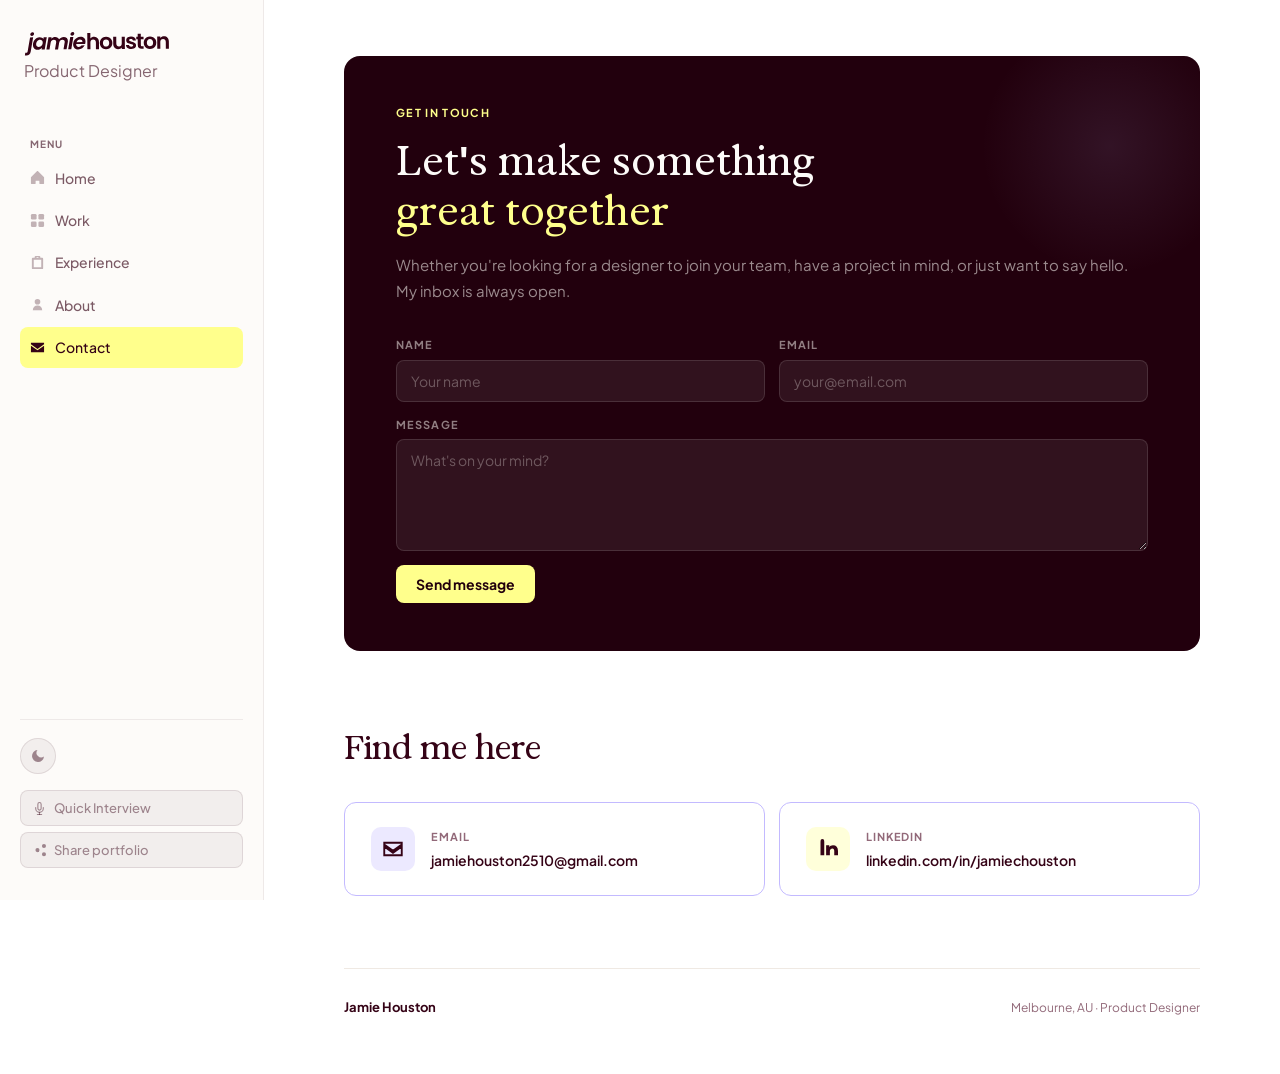
<file: contact.html>
<!DOCTYPE html>
<html lang="en">
<head>
  <meta charset="UTF-8">
  <meta name="viewport" content="width=device-width, initial-scale=1.0">
  <title>Contact — Jamie Houston</title>
  <link rel="icon" href="/favicon.svg" type="image/svg+xml">
  <link rel="apple-touch-icon" href="/apple-touch-icon.png">
  <style>
    @import url('https://fonts.googleapis.com/css2?family=Plus+Jakarta+Sans:ital,wght@0,400;0,500;0,600;0,700;1,400&display=swap');
    @font-face{font-family:'Exposure';src:url('ExposureTrialVAR.ttf') format('truetype-variations');font-weight:100 900;font-style:normal;font-display:swap;}@font-face{font-family:'Exposure';src:url('ExposureTrialVAR-Italic.ttf') format('truetype-variations');font-weight:100 900;font-style:italic;font-display:swap;}
    :root {
      --color-white-100:#ffffff;--color-egg-white-200:#fdfbf9;--color-egg-white-300:#efe9e3;
      --color-aubergine-100:#642940;--color-aubergine-200:#350316;--color-aubergine-300:#22000d;
      --color-lemon-100:#ffffda;--color-lemon-200:#ffff8c;--color-lemon-300:#ffff65;
      --color-violet-100:#ece9ff;--color-violet-200:#c3baff;--color-violet-300:#9081f1;
      --font:'Plus Jakarta Sans',sans-serif;--sidebar-w:264px;--content-max:1200px;
      --radius-sm:8px;--radius-md:12px;--radius-lg:16px;
    }
    *,*::before,*::after{box-sizing:border-box;margin:0;padding:0;}
    html{scroll-behavior:smooth;}
    body{font-family:var(--font);background:var(--color-white-100);color:var(--color-aubergine-200);line-height:1.6;-webkit-font-smoothing:antialiased;}
    a{color:inherit;}ul{list-style:none;}
    .layout{display:flex;min-height:100vh;}
    .main{margin-left:var(--sidebar-w);flex:1;padding:48px 60px;max-width:calc(100% - var(--sidebar-w));}
    .content{max-width:var(--content-max);}
    .sidebar{width:var(--sidebar-w);background:var(--color-aubergine-300);position:fixed;top:0;left:0;height:100vh;display:flex;flex-direction:column;padding:32px 20px;overflow-y:auto;z-index:10;}
    .sidebar-identity{display:flex;align-items:center;gap:12px;margin-bottom:32px;padding:0 4px;text-decoration:none;}
    .avatar{width:42px;height:42px;border-radius:50%;flex-shrink:0;overflow:hidden;object-fit:cover;display:block;}
    .sidebar-name{color:var(--color-egg-white-200);font-weight:700;font-size:14px;line-height:1.2;}
    .sidebar-role{color:rgba(255,251,247,0.55);font-size:16px;font-family:'Plus Jakarta Sans',sans-serif;margin-top:2px;}
    .available-badge{display:flex;align-items:center;gap:6px;background:rgba(255,255,139,0.08);border:1px solid rgba(255,255,139,0.18);border-radius:var(--radius-sm);padding:7px 10px;margin-bottom:20px;font-size:12px;color:var(--color-lemon-200);font-weight:500;}
    .available-dot{width:6px;height:6px;background:var(--color-lemon-200);border-radius:50%;flex-shrink:0;animation:pulse 2.2s ease-in-out infinite;}
    @keyframes pulse{0%,100%{opacity:1;}50%{opacity:0.35;}}
    .sidebar-nav{display:flex;flex-direction:column;gap:2px;flex:1;}
    .nav-label{color:rgba(255,251,247,0.5);font-size:10px;font-weight:700;text-transform:uppercase;letter-spacing:0.1em;padding:0 10px;margin-top:20px;margin-bottom:4px;}
    .nav-link{display:flex;align-items:center;gap:10px;padding:9px 10px;border-radius:var(--radius-sm);color:rgba(255,251,247,0.5);text-decoration:none;font-size:14px;font-weight:500;transition:background 0.14s ease,color 0.14s ease;}
    .nav-link svg{flex-shrink:0;opacity:0.6;transition:opacity 0.14s;}
    .nav-link:hover{background:rgba(255,255,255,0.06);color:var(--color-egg-white-200);}
    .nav-link:hover svg{opacity:1;}
    .nav-link.active{background:rgba(255,255,139,0.1);color:var(--color-lemon-200);}
    .nav-link.active svg{opacity:1;}
    .sidebar-footer{margin-top:auto;padding-top:18px;border-top:1px solid rgba(255,255,255,0.06);display:flex;flex-direction:column;gap:6px;}
    .contact-link{display:flex;align-items:center;gap:8px;color:rgba(255,251,247,0.55);text-decoration:none;font-size:12px;padding:3px 0;transition:color 0.14s;}
    .contact-link svg{flex-shrink:0;}
    .contact-link:hover{color:var(--color-lemon-200);}
    .section{margin-bottom:72px;scroll-margin-top:32px;}
    .section-header{display:flex;align-items:baseline;justify-content:space-between;margin-bottom:28px;}
    .section-title{font-size:32px;font-family:'Exposure',sans-serif;font-weight:700;color:var(--color-aubergine-200);}
    .section-meta{font-size:13px;color:rgba(100,41,64,0.7);}
    .tag{display:inline-block;background:var(--color-violet-100);color:var(--color-aubergine-200);font-size:12px;font-weight:600;padding:5px 13px;border-radius:100px;}
    .tag-warm{background:var(--color-lemon-100);color:var(--color-aubergine-200);}
    .tag-outline{background:transparent;color:var(--color-aubergine-100);border:1px solid var(--color-egg-white-300);font-weight:500;}
    .tag-tool{background:var(--color-egg-white-300);color:var(--color-aubergine-100);}
    .tags-row{display:flex;flex-wrap:wrap;gap:8px;}
    .btn{display:inline-flex;align-items:center;gap:8px;font-family:var(--font);font-size:14px;font-weight:700;padding:10px 20px;border-radius:var(--radius-sm);text-decoration:none;cursor:pointer;border:none;transition:opacity 0.14s,transform 0.14s;}
    .btn:hover{opacity:0.88;transform:translateY(-1px);}
    .btn-primary{background:var(--color-lemon-200);color:var(--color-aubergine-300);}
    .btn-secondary{background:var(--color-aubergine-200);color:var(--color-egg-white-200);}
    .btn-ghost{background:transparent;color:var(--color-aubergine-100);border:1px solid var(--color-egg-white-300);padding:9px 18px;}
    .card{background:var(--color-white-100);border-radius:var(--radius-md);padding:24px;color:var(--color-aubergine-200);}
    .page-header{margin-bottom:48px;}
    .page-eyebrow{font-size:11px;font-weight:700;text-transform:uppercase;letter-spacing:0.12em;color:rgba(100,41,64,0.7);margin-bottom:8px;}
    .page-title{font-size:30px;font-weight:700;color:var(--color-aubergine-200);line-height:1.2;margin-bottom:12px;}
    .page-subtitle{font-size:15px;color:var(--color-aubergine-100);line-height:1.7;max-width:520px;}
    .site-footer{border-top:1px solid var(--color-egg-white-300);padding-top:28px;display:flex;align-items:center;justify-content:space-between;}
    .footer-name{font-size:13px;font-weight:700;color:var(--color-aubergine-200);}
    .footer-meta{font-size:12px;color:rgba(100,41,64,0.7);}
    @media(max-width:768px){
      .mobile-topbar{display:flex;}
      .sidebar{transform:translateX(-100%);width:280px;height:100vh;top:0;left:0;flex-direction:column;padding:32px 20px;overflow-y:auto;padding-top:72px;z-index:30;}
      .sidebar.open{transform:translateX(0);}.sidebar .sidebar-identity{display:none;}
      .mobile-overlay.open{display:block;}
      .main{margin-left:0;max-width:100%;padding:76px 20px 40px;}
    }
    @media(max-width:600px){.main{padding:76px 16px 40px;}.page-title{font-size:24px;}}
    @media(min-width:1280px){.main{padding:56px 80px;}}
    .share-btn{display:flex;align-items:center;gap:8px;width:100%;background:rgba(255,255,255,0.06);border:1px solid rgba(255,255,255,0.1);border-radius:var(--radius-sm);padding:9px 12px;color:rgba(255,251,247,0.5);font-family:var(--font);font-size:13px;font-weight:500;cursor:pointer;transition:background 0.14s,color 0.14s;}
    .share-btn:hover{background:rgba(255,255,255,0.1);color:var(--color-egg-white-200);}
    .share-btn.copied{color:var(--color-lemon-200);border-color:rgba(255,255,139,0.3);}
    .share-toast{position:fixed;bottom:32px;left:50%;transform:translateX(-50%) translateY(16px);background:var(--color-aubergine-200);color:var(--color-egg-white-200);font-family:var(--font);font-size:13px;font-weight:500;padding:10px 20px;border-radius:100px;box-shadow:0 4px 24px rgba(0,0,0,0.18);opacity:0;pointer-events:none;transition:opacity 0.25s ease,transform 0.25s ease;z-index:9999;white-space:nowrap;}
    .share-toast.show{opacity:1;transform:translateX(-50%) translateY(0);}
    .theme-toggle{width:36px;height:36px;border-radius:50%;background:rgba(255,255,255,0.06);border:1px solid rgba(255,255,255,0.1);color:rgba(255,251,247,0.5);display:flex;align-items:center;justify-content:center;cursor:pointer;transition:background 0.14s,color 0.14s;margin-bottom:10px;flex-shrink:0;}
    .theme-toggle:hover{background:rgba(255,255,255,0.12);color:var(--color-egg-white-200);}
    html:not(.dark) .sidebar{background:var(--color-egg-white-200);border-right:1px solid rgba(53,3,22,0.07);}
    html:not(.dark) .sidebar-name{color:#350316;}
    .sidebar-logo{height:24px;width:auto;display:block;}
    .mobile-topbar-logo{height:25px;width:auto;display:block;}
    html.dark .sidebar-logo,html.dark .mobile-topbar-logo{filter:brightness(0) invert(1);}
    html:not(.dark) .sidebar-role{color:rgba(53,3,22,0.6);}
    html:not(.dark) .available-badge{background:rgba(53,3,22,0.04);border-color:rgba(53,3,22,0.1);color:#350316;}
    html:not(.dark) .available-dot{background:#350316;}
    html:not(.dark) .nav-label{color:rgba(53,3,22,0.6);}
    html:not(.dark) .nav-link{color:rgba(53,3,22,0.65);}
    html:not(.dark) .nav-link svg{opacity:0.45;}
    html:not(.dark) .nav-link:hover{background:rgba(53,3,22,0.05);color:#350316;}
    html:not(.dark) .nav-link:hover svg,html:not(.dark) .nav-link.active svg{opacity:1;}
    html:not(.dark) .nav-link.active{background:var(--color-lemon-200);color:#350316;}
    html:not(.dark) .sidebar-footer{border-top-color:rgba(53,3,22,0.07);}
    html:not(.dark) .share-btn{background:rgba(53,3,22,0.05);border-color:rgba(53,3,22,0.1);color:rgba(53,3,22,0.45);}
    html:not(.dark) .share-btn:hover{background:rgba(53,3,22,0.08);color:#350316;}
    html:not(.dark) .theme-toggle{background:rgba(53,3,22,0.05);border-color:rgba(53,3,22,0.1);color:rgba(53,3,22,0.45);}
    html:not(.dark) .theme-toggle:hover{background:rgba(53,3,22,0.08);color:#350316;}
    html:not(.dark) .contact-link{color:rgba(53,3,22,0.6);}
    html.dark .sidebar{background:#350316;border-right:1px solid rgba(255,255,255,0.05);}
    html.dark body{background:var(--color-aubergine-300);color:var(--color-egg-white-200);}
    html.dark .card,html.dark .project-card,html.dark .about-card,html.dark .skills-block,html.dark .value-card,html.dark .contact-card{background:var(--color-aubergine-200);}
    html.dark .hero-card,html.dark .about-hero,html.dark .contact-hero{background:var(--color-aubergine-200);box-shadow:inset 0 0 0 1px rgba(255,255,255,0.06);}
    html.dark .section-title,html.dark .page-title,html.dark .exp-role,html.dark .project-title,html.dark .value-name,html.dark .fact-value,html.dark .contact-card-value,html.dark .plg-title{color:var(--color-egg-white-200);}
    html.dark .page-subtitle,html.dark .section-meta,html.dark .page-eyebrow,html.dark .footer-name,html.dark .footer-meta,html.dark .exp-company,html.dark .exp-dates,html.dark .exp-desc,html.dark .project-desc,html.dark .value-text,html.dark .about-card p,html.dark .fact-label,html.dark .contact-card-label,html.dark .avail-text,html.dark .plg-label,html.dark .skills-block-title,html.dark .about-card-title{color:rgba(255,251,247,0.55);}
    html.dark .tag{background:rgba(195,186,255,0.18);color:var(--color-egg-white-200);}
    html.dark .tag-warm{background:rgba(255,255,139,0.14);}
    html.dark .tag-outline{border-color:rgba(255,255,255,0.12);color:rgba(255,251,247,0.45);}
    html.dark .tag-tool,html.dark .exp-skill{background:rgba(255,255,255,0.07);color:rgba(255,251,247,0.55);}
    html.dark .project-cat{background:rgba(195,186,255,0.15);color:rgba(255,251,247,0.7);}
    html.dark .project-cat-warm{background:rgba(255,255,139,0.12);}
    html.dark .btn-ghost{border-color:rgba(255,255,255,0.15);color:rgba(255,251,247,0.6);}
    html.dark .site-footer{border-top-color:rgba(255,255,255,0.08);}
    html.dark .exp-entry{border-bottom-color:rgba(255,255,255,0.08);}
    html.dark .fact-row{border-bottom-color:rgba(255,255,255,0.08);}
    html.dark .plg-box{background:rgba(255,255,255,0.04);}
    html.dark .exp-bullet{color:rgba(255,251,247,0.6);}
    html.dark .exp-current-badge{background:rgba(255,255,139,0.12);}
    html.dark .availability-card{background:rgba(255,255,139,0.05);border-color:rgba(255,255,139,0.12);}
    html.dark .icon-email{background:rgba(195,186,255,0.1);}
    html.dark .icon-linkedin{background:rgba(255,255,139,0.08);}
    html.dark .icon-website{background:rgba(255,255,255,0.05);}
    html.dark .contact-card{border-color:rgba(255,255,255,0.06);}
    /* ---- Page styles ---- */

    /* ---- Hero ---- */
    .contact-hero {
      background: var(--color-aubergine-300);
      border-radius: var(--radius-lg);
      padding: 48px 52px;
      margin-bottom: 24px;
      position: relative;
      overflow: hidden;
    }

    .contact-hero::after {
      content: '';
      position: absolute;
      top: -50px; right: -50px;
      width: 280px; height: 280px;
      background: radial-gradient(circle, rgba(195,186,255,0.1) 0%, transparent 65%);
      pointer-events: none;
    }

    .contact-hero-inner {
      position: relative;
      z-index: 1;
    }

    .contact-eyebrow {
      font-size: 11px;
      font-weight: 700;
      color: var(--color-lemon-200);
      text-transform: uppercase;
      letter-spacing: 0.12em;
      margin-bottom: 14px;
    }

    .contact-headline {
      font-size: 40px;
      font-weight: 700;
      font-family: 'Exposure', sans-serif;
      color: var(--color-egg-white-200);
      line-height: 1.25;
      margin-bottom: 16px;
    }

    .contact-headline em {
      font-style: normal;
      color: var(--color-lemon-200);
    }

    .contact-subtext {
      font-size: 15px;
      color: rgba(255,251,247,0.55);
      line-height: 1.75;
      margin-bottom: 32px;
    }

    /* ---- Contact cards ---- */
    .contact-cards {
      display: grid;
      grid-template-columns: repeat(2, 1fr);
      gap: 14px;
      margin-bottom: 14px;
    }

    .contact-card {
      background: var(--color-white-100);
      border-radius: var(--radius-md);
      padding: 24px 26px;
      text-decoration: none;
      color: inherit;
      display: flex;
      align-items: center;
      gap: 16px;
      transition: transform 0.16s ease, box-shadow 0.16s ease;
      border: 1.5px solid var(--color-violet-200);
      min-width: 0;
    }
    .contact-card > div { min-width: 0; }

    .contact-card:hover {
      transform: translateY(-2px);
      box-shadow: 0 8px 28px rgba(53,3,22,0.09);
      border-color: var(--color-egg-white-300);
    }

    .contact-card-icon {
      width: 44px;
      height: 44px;
      border-radius: 10px;
      display: flex;
      align-items: center;
      justify-content: center;
      flex-shrink: 0;
    }

    .icon-email   { background: var(--color-violet-100); }
    .icon-linkedin { background: var(--color-lemon-100); }
    .icon-website  { background: var(--color-egg-white-300); }

    .contact-card-label {
      font-size: 11px;
      font-weight: 700;
      text-transform: uppercase;
      letter-spacing: 0.08em;
      color: rgba(100,41,64,0.7);
      margin-bottom: 3px;
    }

    .contact-card-value {
      font-size: 14px;
      font-weight: 600;
      overflow-wrap: anywhere;
      color: var(--color-aubergine-200);
    }

    /* ---- Availability note ---- */
    .availability-card {
      background: var(--color-violet-100);
      border: 1.5px solid var(--color-violet-200);
      border-radius: var(--radius-md);
      padding: 20px 24px;
      display: flex;
      align-items: center;
      gap: 14px;
    }

    .avail-dot-large {
      width: 10px;
      height: 10px;
      background: var(--color-aubergine-200);
      border-radius: 50%;
      flex-shrink: 0;
      animation: pulse 2.2s ease-in-out infinite;
    }

    .avail-text {
      font-size: 14px;
      color: var(--color-aubergine-200);
      line-height: 1.5;
    }

    .avail-text strong {
      font-weight: 700;
    }

    /* ---- Contact form ---- */
    .contact-form {
      display: flex;
      flex-direction: column;
      gap: 14px;
      margin-top: 32px;
    }

    .form-row {
      display: grid;
      grid-template-columns: 1fr 1fr;
      gap: 14px;
    }

    .form-field {
      display: flex;
      flex-direction: column;
      gap: 6px;
    }

    .form-label {
      font-size: 11px;
      font-weight: 700;
      text-transform: uppercase;
      letter-spacing: 0.1em;
      color: rgba(255,251,247,0.5);
    }

    .form-input,
    .form-textarea {
      font-family: var(--font);
      font-size: 14px;
      font-weight: 400;
      color: var(--color-egg-white-200);
      background: rgba(255,255,255,0.07);
      border: 1.5px solid rgba(255,255,255,0.12);
      border-radius: var(--radius-sm);
      padding: 11px 14px;
      outline: none;
      transition: border-color 0.14s, background 0.14s;
      -webkit-appearance: none;
    }

    .form-input::placeholder,
    .form-textarea::placeholder {
      color: rgba(255,251,247,0.3);
    }

    .form-input:focus,
    .form-textarea:focus {
      border-color: var(--color-lemon-200);
      background: rgba(255,255,255,0.1);
    }

    .form-textarea {
      resize: vertical;
      min-height: 112px;
    }

    .form-submit {
      align-self: flex-start;
    }

    .form-success {
      display: none;
      font-size: 14px;
      color: var(--color-lemon-200);
      font-weight: 600;
      padding: 12px 16px;
      background: rgba(255,255,139,0.08);
      border: 1px solid rgba(255,255,139,0.2);
      border-radius: var(--radius-sm);
    }

    @media (max-width: 600px) {
      .contact-hero { padding: 32px 24px; }
      .contact-cards { grid-template-columns: 1fr; }
      .form-row { grid-template-columns: 1fr; }
      .contact-hero-inner { max-width: 100%; }
    }
    /* ---- Animations ---- */
    @keyframes contact-fade-up {
      from { opacity: 0; transform: translateY(18px); }
      to   { opacity: 1; transform: translateY(0); }
    }

    /* Page load — hero content staggers in */
    .contact-hero       { animation: contact-fade-up 0.6s cubic-bezier(0.22,1,0.36,1) 0.1s  both; }
    .contact-eyebrow    { animation: contact-fade-up 0.5s cubic-bezier(0.22,1,0.36,1) 0.2s  both; }
    .contact-headline   { animation: contact-fade-up 0.6s cubic-bezier(0.22,1,0.36,1) 0.32s both; }
    .contact-subtext    { animation: contact-fade-up 0.6s cubic-bezier(0.22,1,0.36,1) 0.44s both; }
    .contact-form       { animation: contact-fade-up 0.6s cubic-bezier(0.22,1,0.36,1) 0.56s both; }

    /* Scroll reveal */
    .anim {
      opacity: 0;
      transform: translateY(18px);
      transition: opacity 0.55s cubic-bezier(0.22,1,0.36,1),
                  transform 0.55s cubic-bezier(0.22,1,0.36,1);
    }
    .anim.revealed { opacity: 1; transform: translateY(0); }

    @media(prefers-reduced-motion:reduce){
      .contact-hero,.contact-eyebrow,.contact-headline,.contact-subtext,.contact-form { animation: none; }
      .anim { opacity: 1; transform: none; transition: none; }
    }

    .sidebar{transition:transform 0.3s ease;}
    @media(min-width:769px){.mobile-topbar{display:none;}}
    .mobile-topbar{position:fixed;top:0;left:0;right:0;z-index:35;height:56px;padding:0 20px;align-items:center;justify-content:space-between;background:var(--color-egg-white-200);border-bottom:1px solid var(--color-egg-white-300);}
    .mobile-topbar-name{font-size:14px;font-weight:700;color:var(--color-aubergine-200);}
    .mobile-topbar-actions{display:flex;align-items:center;gap:8px;}
    .mobile-topbar-actions .theme-toggle{margin-bottom:0;}
    .hamburger-btn{width:36px;height:36px;border-radius:var(--radius-sm);background:transparent;border:1px solid rgba(53,3,22,0.15);color:var(--color-aubergine-200);display:flex;align-items:center;justify-content:center;cursor:pointer;transition:background 0.14s;}
    .hamburger-btn:hover{background:rgba(53,3,22,0.06);}
    .mobile-overlay{display:none;position:fixed;inset:0;background:rgba(34,0,13,0.45);z-index:25;}
    html.dark .mobile-topbar{background:var(--color-aubergine-300);border-bottom-color:rgba(255,255,255,0.07);}
    html.dark .mobile-topbar-name{color:var(--color-egg-white-200);}
    html.dark .hamburger-btn{border-color:rgba(255,255,255,0.15);color:var(--color-egg-white-200);}
    html.dark .hamburger-btn:hover{background:rgba(255,255,255,0.08);}
  </style>
</head>
<body>
<div class="layout">
  <!-- MOBILE TOP BAR -->
  <div class="mobile-topbar">
    <img src="images/jamie-houston-logo.svg?v=2" class="mobile-topbar-logo" alt="Jamie Houston">
    <div class="mobile-topbar-actions">
      <button class="theme-toggle" onclick="toggleTheme()" title="Toggle theme"></button>
      <button class="hamburger-btn" onclick="toggleMobileMenu()"><svg width="18" height="14" viewBox="0 0 18 14" fill="currentColor"><rect width="18" height="2" rx="1"/><rect y="6" width="18" height="2" rx="1"/><rect y="12" width="18" height="2" rx="1"/></svg></button>
    </div>
  </div>
  <div class="mobile-overlay" id="mobileOverlay" onclick="toggleMobileMenu()"></div>


  <!-- SIDEBAR -->
  <aside class="sidebar">
    <a href="index.html" class="sidebar-identity">
      
      <div>
        <img src="images/jamie-houston-logo.svg?v=2" class="sidebar-logo" alt="Jamie Houston">
        <div class="sidebar-role">Product Designer</div>
      </div>
    </a>

    <nav class="sidebar-nav">
      <span class="nav-label">Menu</span>
      <a href="index.html" class="nav-link">
        <svg width="15" height="15" viewBox="0 0 16 16" fill="currentColor"><path d="M8.354 1.146a.5.5 0 00-.708 0L1 7.793V14.5A.5.5 0 001.5 15h4a.5.5 0 00.5-.5v-3h4v3a.5.5 0 00.5.5h4a.5.5 0 00.5-.5V7.793L8.354 1.146z"/></svg>
        <span>Home</span>
      </a>
      <a href="work.html" class="nav-link">
        <svg width="15" height="15" viewBox="0 0 16 16" fill="currentColor"><rect x="1" y="1" width="6" height="6" rx="1.5"/><rect x="9" y="1" width="6" height="6" rx="1.5"/><rect x="1" y="9" width="6" height="6" rx="1.5"/><rect x="9" y="9" width="6" height="6" rx="1.5"/></svg>
        <span>Work</span>
      </a>
      <a href="experience.html" class="nav-link">
        <svg width="15" height="15" viewBox="0 0 16 16" fill="currentColor"><path d="M6 1h4a1 1 0 011 1v1h2a1 1 0 011 1v10a1 1 0 01-1 1H3a1 1 0 01-1-1V4a1 1 0 011-1h2V2a1 1 0 011-1zm1 2h2V2H7v1zM4 5v8h8V5H4z"/></svg>
        <span>Experience</span>
      </a>
      <a href="about.html" class="nav-link">
        <svg width="15" height="15" viewBox="0 0 16 16" fill="currentColor"><path d="M8 8a3 3 0 100-6 3 3 0 000 6zm-5 6a5 5 0 1110 0H3z"/></svg>
        <span>About</span>
      </a>
      <a href="contact.html" class="nav-link active">
        <svg width="15" height="15" viewBox="0 0 16 16" fill="currentColor"><path d="M1 3h14v1.5L8 9.5 1 4.5V3zm0 3l7 5 7-5V13H1V6z"/></svg>
        <span>Contact</span>
      </a>
    </nav>

    <div class="sidebar-footer">
      <button class="theme-toggle" id="themeToggle" onclick="toggleTheme()" title="Toggle light / dark mode"></button>
      <button class="share-btn" id="qiTrigger" onclick="toggleQI()">
        <svg width="13" height="13" viewBox="0 0 24 24" fill="none" stroke="currentColor" stroke-width="2" stroke-linecap="round" stroke-linejoin="round"><path d="M12 1a3 3 0 0 0-3 3v8a3 3 0 0 0 6 0V4a3 3 0 0 0-3-3z"/><path d="M19 10v2a7 7 0 0 1-14 0v-2"/><line x1="12" y1="19" x2="12" y2="23"/><line x1="8" y1="23" x2="16" y2="23"/></svg>
        Quick Interview
      </button>
      <button class="share-btn" onclick="sharePortfolio(this)">
        <svg width="13" height="13" viewBox="0 0 16 16" fill="currentColor"><path d="M11 2.5a2.5 2.5 0 115 0 2.5 2.5 0 01-5 0zm-8 5a2.5 2.5 0 115 0 2.5 2.5 0 01-5 0zm8 5a2.5 2.5 0 115 0 2.5 2.5 0 01-5 0zm-7.4-4.7l4.8 2.8m0-5.6L3.6 7.8"/></svg>
        Share portfolio
      </button>
    </div>
  </aside>

  <!-- MAIN -->
  <main class="main">
    <div class="content">

      <!-- Hero -->
      <section class="section">
        <div class="contact-hero">
          <div class="contact-hero-inner">
            <div class="contact-eyebrow">Get in touch</div>
            <h1 class="contact-headline">Let's make something<br><em>great together</em></h1>
            <p class="contact-subtext">
              Whether you're looking for a designer to join your team, have a project in mind, or just want to say hello. My inbox is always open.
            </p>
            <form class="contact-form" id="contactForm" action="https://formspree.io/jamiehouston2510@gmail.com" method="POST">
              <div class="form-row">
                <div class="form-field">
                  <label class="form-label" for="cf-name">Name</label>
                  <input class="form-input" id="cf-name" type="text" name="name" placeholder="Your name" required>
                </div>
                <div class="form-field">
                  <label class="form-label" for="cf-email">Email</label>
                  <input class="form-input" id="cf-email" type="email" name="email" placeholder="your@email.com" required>
                </div>
              </div>
              <div class="form-field">
                <label class="form-label" for="cf-message">Message</label>
                <textarea class="form-textarea" id="cf-message" name="message" placeholder="What's on your mind?" required></textarea>
              </div>
              <div class="form-submit">
                <button type="submit" class="btn btn-primary">Send message</button>
              </div>
              <div class="form-success" id="formSuccess">✓ Message sent. I'll be in touch soon!</div>
            </form>
          </div>
        </div>

      </section>

      <!-- Contact options -->
      <section class="section">
        <div class="section-header">
          <h2 class="section-title">Find me here</h2>
        </div>

        <div class="contact-cards">

          <a href="mailto:jamiehouston2510@gmail.com" class="contact-card">
            <div class="contact-card-icon icon-email">
              <svg width="20" height="20" viewBox="0 0 16 16" fill="none" stroke="#350316" stroke-width="1.5"><path d="M1 3h14v1.5L8 9.5 1 4.5V3zm0 3l7 5 7-5V13H1V6z"/></svg>
            </div>
            <div>
              <div class="contact-card-label">Email</div>
              <div class="contact-card-value">jamiehouston2510@gmail.com</div>
            </div>
          </a>

          <a href="https://www.linkedin.com/in/jamiechouston/" target="_blank" rel="noopener" class="contact-card">
            <div class="contact-card-icon icon-linkedin">
              <svg width="20" height="20" viewBox="0 0 16 16" fill="#350316"><path d="M2 2h3v11H2V2zm1.5-2a1.5 1.5 0 110 3 1.5 1.5 0 010-3zM6.5 5H9v1.5c.5-.9 1.7-1.5 3-1.5 2.5 0 4 1.5 4 4.5V13h-3v-3.5c0-1.3-.5-2-1.5-2s-2 .7-2 2V13h-3V5z"/></svg>
            </div>
            <div>
              <div class="contact-card-label">LinkedIn</div>
              <div class="contact-card-value">linkedin.com/in/jamiechouston</div>
            </div>
          </a>

          <!-- Add more contact options here if needed, e.g. Dribbble, Instagram -->

        </div>
      </section>

      <footer class="site-footer">
        <span class="footer-name">Jamie Houston</span>
        <span class="footer-meta">Melbourne, AU · Product Designer</span>
      </footer>

    </div>
  </main>
</div>
<script>
function toggleTheme() {
  const isDark = document.documentElement.classList.toggle('dark');
  localStorage.setItem('theme', isDark ? 'dark' : 'light');
  updateThemeIcon();
}
function updateThemeIcon() {
  const isDark = document.documentElement.classList.contains('dark');
  const icon = isDark
    ? '<svg width="16" height="16" viewBox="0 0 24 24" fill="none" stroke="currentColor" stroke-width="2" stroke-linecap="round" stroke-linejoin="round"><circle cx="12" cy="12" r="4"/><path d="M12 2v2M12 20v2M4.93 4.93l1.41 1.41M17.66 17.66l1.41 1.41M2 12h2M20 12h2M6.34 17.66l-1.41 1.41M19.07 4.93l-1.41 1.41"/></svg>'
    : '<svg width="16" height="16" viewBox="0 0 24 24" fill="currentColor"><path d="M21 12.79A9 9 0 1 1 11.21 3 7 7 0 0 0 21 12.79z"/></svg>';
  document.querySelectorAll('.theme-toggle').forEach(btn => btn.innerHTML = icon);
}
function toggleMobileMenu() {
  document.querySelector('.sidebar').classList.toggle('open');
  document.getElementById('mobileOverlay').classList.toggle('open');
}
(function() {
  if (localStorage.getItem('theme') === 'dark') document.documentElement.classList.add('dark');
  updateThemeIcon();
})();
const contactForm = document.getElementById('contactForm');
if (contactForm) {
  contactForm.addEventListener('submit', async (e) => {
    e.preventDefault();
    const btn = contactForm.querySelector('[type="submit"]');
    const orig = btn.textContent;
    btn.textContent = 'Sending…';
    btn.disabled = true;
    try {
      const res = await fetch(contactForm.action, {
        method: 'POST',
        body: new FormData(contactForm),
        headers: { Accept: 'application/json' }
      });
      if (res.ok) {
        contactForm.reset();
        document.getElementById('formSuccess').style.display = 'block';
        btn.style.display = 'none';
      } else {
        btn.textContent = 'Something went wrong — try again';
        btn.disabled = false;
      }
    } catch {
      btn.textContent = 'Something went wrong — try again';
      btn.disabled = false;
    }
  });
}
// Scroll reveal
(function() {
  const io = new IntersectionObserver((entries) => {
    entries.forEach(entry => {
      if (entry.isIntersecting) {
        entry.target.classList.add('revealed');
        io.unobserve(entry.target);
      }
    });
  }, { threshold: 0.07 });

  // Availability card
  document.querySelectorAll('.availability-card').forEach(el => {
    el.classList.add('anim');
    io.observe(el);
  });

  // Section headers
  document.querySelectorAll('.section-header').forEach(el => {
    el.classList.add('anim');
    io.observe(el);
  });

  // Contact cards — staggered
  document.querySelectorAll('.contact-card').forEach((el, i) => {
    el.classList.add('anim');
    el.style.transitionDelay = (i * 0.08) + 's';
    io.observe(el);
  });
})();

function sharePortfolio(btn) {
  const url = window.location.href;
  navigator.clipboard.writeText(url).then(() => {
    const orig = btn.innerHTML;
    btn.innerHTML = '<svg width="13" height="13" viewBox="0 0 16 16" fill="none" stroke="currentColor" stroke-width="2.5" stroke-linecap="round" stroke-linejoin="round"><polyline points="4 8 8 12 13 4"></polyline></svg> Link copied!';
    btn.classList.add('copied');
    let toast = document.getElementById('shareToast');
    if (!toast) { toast = document.createElement('div'); toast.id = 'shareToast'; toast.className = 'share-toast'; document.body.appendChild(toast); }
    toast.textContent = 'Link copied, thanks for sharing ♥';
    const rect = btn.getBoundingClientRect();
    toast.style.left = rect.left + 'px';
    toast.style.top = (rect.top - toast.offsetHeight - 10) + 'px';
    toast.style.transform = 'none';
    toast.style.bottom = 'auto';
    toast.classList.add('show');
    setTimeout(() => { btn.innerHTML = orig; btn.classList.remove('copied'); toast.classList.remove('show'); }, 2500);
  }).catch(() => { prompt('Copy this link:', url); });
}
</script>


<!-- Quick Interview Panel -->
<style>
.qi-panel{position:fixed;left:calc(var(--sidebar-w,264px) + 12px);bottom:24px;width:370px;background:#ffffff;border-radius:16px;box-shadow:0 8px 48px rgba(53,3,22,0.18);z-index:999;overflow:hidden;transform:translateY(10px) scale(0.98);opacity:0;pointer-events:none;transition:transform 0.22s cubic-bezier(0.34,1.3,0.64,1),opacity 0.18s;}
.qi-panel.open{transform:translateY(0) scale(1);opacity:1;pointer-events:all;}
html.dark .qi-panel{background:#22000d;box-shadow:0 8px 48px rgba(0,0,0,0.4);}
.qi-header{display:flex;align-items:flex-start;justify-content:space-between;padding:20px 20px 16px;border-bottom:1px solid rgba(53,3,22,0.09);}
html.dark .qi-header{border-bottom-color:rgba(255,251,247,0.1);}
.qi-icon-wrap{width:30px;height:30px;background:#ece9ff;border-radius:8px;display:flex;align-items:center;justify-content:center;margin-bottom:8px;color:#350316;}
html.dark .qi-icon-wrap{background:rgba(195,186,255,0.15);color:#fffbf7;}
.qi-title{font-family:var(--font,'Plus Jakarta Sans',sans-serif);font-size:16px;font-weight:700;color:#350316;}
html.dark .qi-title{color:#fffbf7;}
.qi-subtitle{font-family:var(--font,'Plus Jakarta Sans',sans-serif);font-size:12px;color:#642940;margin-top:3px;line-height:1.45;}
html.dark .qi-subtitle{color:rgba(255,251,247,0.6);}
.qi-close{background:none;border:none;cursor:pointer;font-size:22px;line-height:1;color:#642940;padding:2px 4px;flex-shrink:0;margin-top:-2px;}
html.dark .qi-close{color:rgba(255,251,247,0.6);}
.qi-close:hover{color:#350316;}
html.dark .qi-close:hover{color:#fffbf7;}
.qi-questions{max-height:340px;overflow-y:auto;}
.qi-item{border-bottom:1px solid rgba(53,3,22,0.07);}
html.dark .qi-item{border-bottom-color:rgba(255,251,247,0.08);}
.qi-item:last-child{border-bottom:none;}
.qi-q{width:100%;display:flex;align-items:center;justify-content:space-between;gap:12px;padding:14px 20px;background:none;border:none;cursor:pointer;font-family:var(--font,'Plus Jakarta Sans',sans-serif);font-size:14px;font-weight:600;color:#350316;text-align:left;transition:background 0.12s;}
html.dark .qi-q{color:#fffbf7;}
.qi-q:hover{background:#ece9ff;}
html.dark .qi-q:hover{background:rgba(195,186,255,0.12);}
.qi-q.active{background:#ece9ff;}
html.dark .qi-q.active{background:rgba(195,186,255,0.12);}
.qi-qicon{width:24px;height:24px;border-radius:50%;display:flex;align-items:center;justify-content:center;font-size:15px;flex-shrink:0;transition:background 0.12s,color 0.12s;line-height:0;}.qi-qicon svg{display:block;}.qi-qicon.plus .qi-i-cross{display:none;}.qi-qicon.cross .qi-i-plus{display:none;}
.qi-qicon.plus{border:1.5px solid rgba(53,3,22,0.18);color:#642940;}
html.dark .qi-qicon.plus{border-color:rgba(255,251,247,0.2);color:rgba(255,251,247,0.5);}
.qi-qicon.cross{background:#350316;color:#fffbf7;border:none;}
html.dark .qi-qicon.cross{background:#fffbf7;color:#350316;}
.qi-a{display:none;padding:2px 20px 16px;font-family:var(--font,'Plus Jakarta Sans',sans-serif);font-size:13px;line-height:1.65;color:#350316;}
html.dark .qi-a{color:rgba(255,251,247,0.85);}
.qi-a p+p{margin-top:10px;}
.qi-cta{display:inline-flex;align-items:center;gap:6px;margin-top:14px;background:#350316;color:#fffbf7;font-family:var(--font,'Plus Jakarta Sans',sans-serif);font-size:13px;font-weight:700;padding:8px 18px;border-radius:100px;text-decoration:none;transition:opacity 0.14s;}
html.dark .qi-cta{background:#fffbf7;color:#350316;}
.qi-cta:hover{opacity:0.85;}
.qi-footer{padding:11px 20px;border-top:1px solid rgba(53,3,22,0.08);font-family:var(--font,'Plus Jakarta Sans',sans-serif);font-size:11px;font-weight:700;letter-spacing:0.07em;color:#642940;display:flex;align-items:center;gap:8px;}
html.dark .qi-footer{border-top-color:rgba(255,251,247,0.08);color:rgba(255,251,247,0.45);}
.qi-dots{display:flex;gap:4px;align-items:center;}
.qi-dot{width:5px;height:5px;border-radius:50%;background:#c3baff;}
.qi-dot:first-child{background:#350316;}
html.dark .qi-dot:first-child{background:#fffbf7;}
@media(max-width:768px){.qi-panel{left:16px;right:16px;width:auto;bottom:76px;}}
</style>
<div class="qi-panel" id="qiPanel">
  <div class="qi-header">
    <div>
      <div class="qi-icon-wrap"><svg width="15" height="15" viewBox="0 0 24 24" fill="none" stroke="currentColor" stroke-width="2" stroke-linecap="round" stroke-linejoin="round"><path d="M12 1a3 3 0 0 0-3 3v8a3 3 0 0 0 6 0V4a3 3 0 0 0-3-3z"/><path d="M19 10v2a7 7 0 0 1-14 0v-2"/><line x1="12" y1="19" x2="12" y2="23"/><line x1="8" y1="23" x2="16" y2="23"/></svg></div>
      <div class="qi-title">Quick Interview</div>
      <div class="qi-subtitle">Common questions recruiters ask.<br>Click any to see my answers instantly.</div>
    </div>
    <button class="qi-close" onclick="toggleQI()">−</button>
  </div>
  <div class="qi-questions">
    <div class="qi-item">
      <button class="qi-q" onclick="toggleQ(this)">Tell me about yourself<span class="qi-qicon plus"><svg class="qi-i-plus" width="8" height="8" viewBox="0 0 10 10" fill="none" stroke="currentColor" stroke-width="2" stroke-linecap="round"><line x1="5" y1="1" x2="5" y2="9"/><line x1="1" y1="5" x2="9" y2="5"/></svg><svg class="qi-i-cross" width="8" height="8" viewBox="0 0 10 10" fill="none" stroke="currentColor" stroke-width="2" stroke-linecap="round"><line x1="1.5" y1="1.5" x2="8.5" y2="8.5"/><line x1="8.5" y1="1.5" x2="1.5" y2="8.5"/></svg></span></button>
      <div class="qi-a"><p>I'm a product designer with 10 years across freelance, in-house, and startup environments. My background spans product strategy, UX research, UI design, branding, and illustration so I can carry an idea from a whiteboard conversation all the way to a shipped, on-brand interface.</p><p>I'm currently a Product Designer at WORK180 in Melbourne, working end-to-end on the employer-facing platform from discovery and research through to delivery and iteration.</p></div>
    </div>
    <div class="qi-item">
      <button class="qi-q" onclick="toggleQ(this)">Why should we hire you?<span class="qi-qicon plus"><svg class="qi-i-plus" width="8" height="8" viewBox="0 0 10 10" fill="none" stroke="currentColor" stroke-width="2" stroke-linecap="round"><line x1="5" y1="1" x2="5" y2="9"/><line x1="1" y1="5" x2="9" y2="5"/></svg><svg class="qi-i-cross" width="8" height="8" viewBox="0 0 10 10" fill="none" stroke="currentColor" stroke-width="2" stroke-linecap="round"><line x1="1.5" y1="1.5" x2="8.5" y2="8.5"/><line x1="8.5" y1="1.5" x2="1.5" y2="8.5"/></svg></span></button>
      <div class="qi-a"><p>Because I don't just design screens I think about outcomes. I started in visual and brand design, which means I care deeply about craft and polish. I grew into UX and product, which means I care about whether it actually works for people and moves the business.</p><p>I'm also fluent with AI-enabled workflows and front-end enough to communicate precisely with engineers. I move fast without dropping quality, and I thrive in teams where design and engineering are genuinely collaborative.</p></div>
    </div>
    <div class="qi-item">
      <button class="qi-q" onclick="toggleQ(this)">Explain your design process<span class="qi-qicon plus"><svg class="qi-i-plus" width="8" height="8" viewBox="0 0 10 10" fill="none" stroke="currentColor" stroke-width="2" stroke-linecap="round"><line x1="5" y1="1" x2="5" y2="9"/><line x1="1" y1="5" x2="9" y2="5"/></svg><svg class="qi-i-cross" width="8" height="8" viewBox="0 0 10 10" fill="none" stroke="currentColor" stroke-width="2" stroke-linecap="round"><line x1="1.5" y1="1.5" x2="8.5" y2="8.5"/><line x1="8.5" y1="1.5" x2="1.5" y2="8.5"/></svg></span></button>
      <div class="qi-a"><p>Discovery first I want to understand the problem, the users, and the constraints before I sketch a single screen. That means research, stakeholder conversations, and auditing what already exists.</p><p>Then I move fast in low-fidelity: flows, rough wireframes, quick prototypes for testing. High-fidelity comes after we've validated the approach, not before. And I stay involved post-launch data and user feedback inform the next iteration.</p></div>
    </div>
    <div class="qi-item">
      <button class="qi-q" onclick="toggleQ(this)">How do you work with developers?<span class="qi-qicon plus"><svg class="qi-i-plus" width="8" height="8" viewBox="0 0 10 10" fill="none" stroke="currentColor" stroke-width="2" stroke-linecap="round"><line x1="5" y1="1" x2="5" y2="9"/><line x1="1" y1="5" x2="9" y2="5"/></svg><svg class="qi-i-cross" width="8" height="8" viewBox="0 0 10 10" fill="none" stroke="currentColor" stroke-width="2" stroke-linecap="round"><line x1="1.5" y1="1.5" x2="8.5" y2="8.5"/><line x1="8.5" y1="1.5" x2="1.5" y2="8.5"/></svg></span></button>
      <div class="qi-a"><p>As a partner, not a handoff machine. I try to involve engineers early ideally in problem framing so they're invested in the solution, not just implementing a spec.</p><p>I'm comfortable reviewing implementations for design fidelity and adjusting specs when engineering constraints make something impractical. I'd rather ship something slightly simpler and well-built than something pixel-perfect and brittle.</p></div>
    </div>
    <div class="qi-item">
      <button class="qi-q" onclick="toggleQ(this)">Describe a challenging project<span class="qi-qicon plus"><svg class="qi-i-plus" width="8" height="8" viewBox="0 0 10 10" fill="none" stroke="currentColor" stroke-width="2" stroke-linecap="round"><line x1="5" y1="1" x2="5" y2="9"/><line x1="1" y1="5" x2="9" y2="5"/></svg><svg class="qi-i-cross" width="8" height="8" viewBox="0 0 10 10" fill="none" stroke="currentColor" stroke-width="2" stroke-linecap="round"><line x1="1.5" y1="1.5" x2="8.5" y2="8.5"/><line x1="8.5" y1="1.5" x2="1.5" y2="8.5"/></svg></span></button>
      <div class="qi-a"><p><strong>The challenge</strong><br>We identified an opportunity to help young people find the right apprenticeship path with full transparency, while giving employers a way to manage applications on the other side. The tricky part was that it's a two-sided product with very different user needs, and we jumped straight into it as an experiment with almost no runway. I had a week to show a working prototype to a potential client, starting from scratch.</p><p><strong>What I did</strong><br>I ran discovery and scoped the project myself, mapping out both sides of the experience simultaneously. I had to make fast, pragmatic calls about what to explore and what to park, and built the prototype end-to-end to get something tangible in front of stakeholders quickly.</p><p><strong>How it evolved</strong><br>The whole process has been learning while building, taking feedback from research and changing direction based on what we found rather than following a fixed plan. That's been the real design challenge: staying structured enough to make progress while staying loose enough to respond to what we learn.</p><p><strong>Where it landed</strong><br>We're currently in validation with some strong early signals. It hasn't shipped yet but the process itself validated a lot of our assumptions about what both sides of the market actually need.</p></div>
    </div>
    <div class="qi-item">
      <button class="qi-q" onclick="toggleQ(this)">What makes you different?<span class="qi-qicon plus"><svg class="qi-i-plus" width="8" height="8" viewBox="0 0 10 10" fill="none" stroke="currentColor" stroke-width="2" stroke-linecap="round"><line x1="5" y1="1" x2="5" y2="9"/><line x1="1" y1="5" x2="9" y2="5"/></svg><svg class="qi-i-cross" width="8" height="8" viewBox="0 0 10 10" fill="none" stroke="currentColor" stroke-width="2" stroke-linecap="round"><line x1="1.5" y1="1.5" x2="8.5" y2="8.5"/><line x1="8.5" y1="1.5" x2="1.5" y2="8.5"/></svg></span></button>
      <div class="qi-a"><p>Range, and where I sit between disciplines. I started in visual and brand design, so I have a strong eye for typography, layout, and polish but I grew into UX, design systems, and front-end, so I can carry an idea from a stakeholder conversation all the way to a built, accessible, on-brand interface.</p><p>That blend matters for work that lives between marketing, communications, and product. I'm also a systems thinker who still sweats the pixels.</p></div>
    </div>
  </div>
</div>
<script>
function toggleQI(){document.getElementById('qiPanel').classList.toggle('open');}
function toggleQ(btn){
  var a=btn.nextElementSibling;
  var isOpen=a.style.display==='block';
  document.querySelectorAll('.qi-a').forEach(function(x){x.style.display='none';});
  document.querySelectorAll('.qi-q').forEach(function(q){q.classList.remove('active');var ic=q.querySelector('.qi-qicon');if(ic){ic.className='qi-qicon plus';}});
  if(!isOpen){a.style.display='block';btn.classList.add('active');var ic=btn.querySelector('.qi-qicon');if(ic){ic.className='qi-qicon cross';}}
}
document.addEventListener('click',function(e){
  var panel=document.getElementById('qiPanel');
  var trigger=document.getElementById('qiTrigger');
  if(panel&&panel.classList.contains('open')&&!panel.contains(e.target)&&trigger&&!trigger.contains(e.target)){panel.classList.remove('open');}
});
</script>
</body>
</html>
</file>
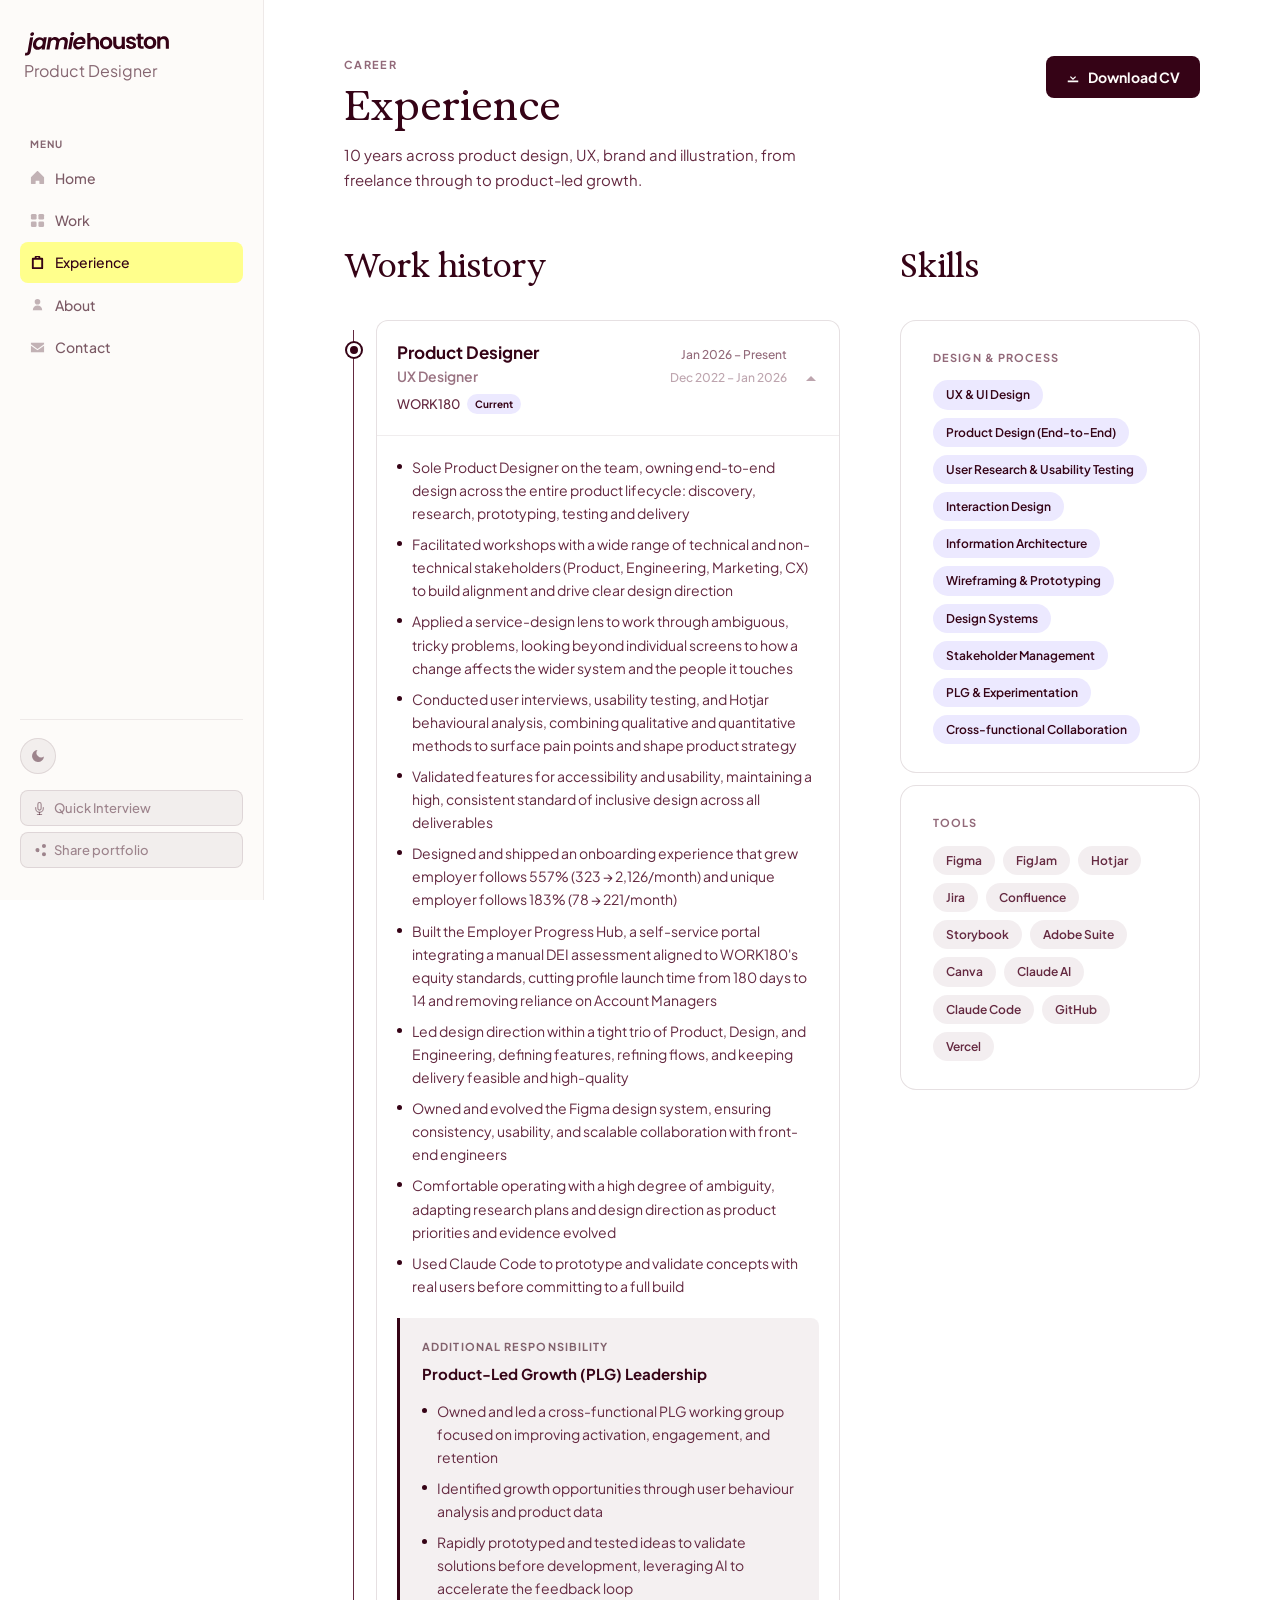
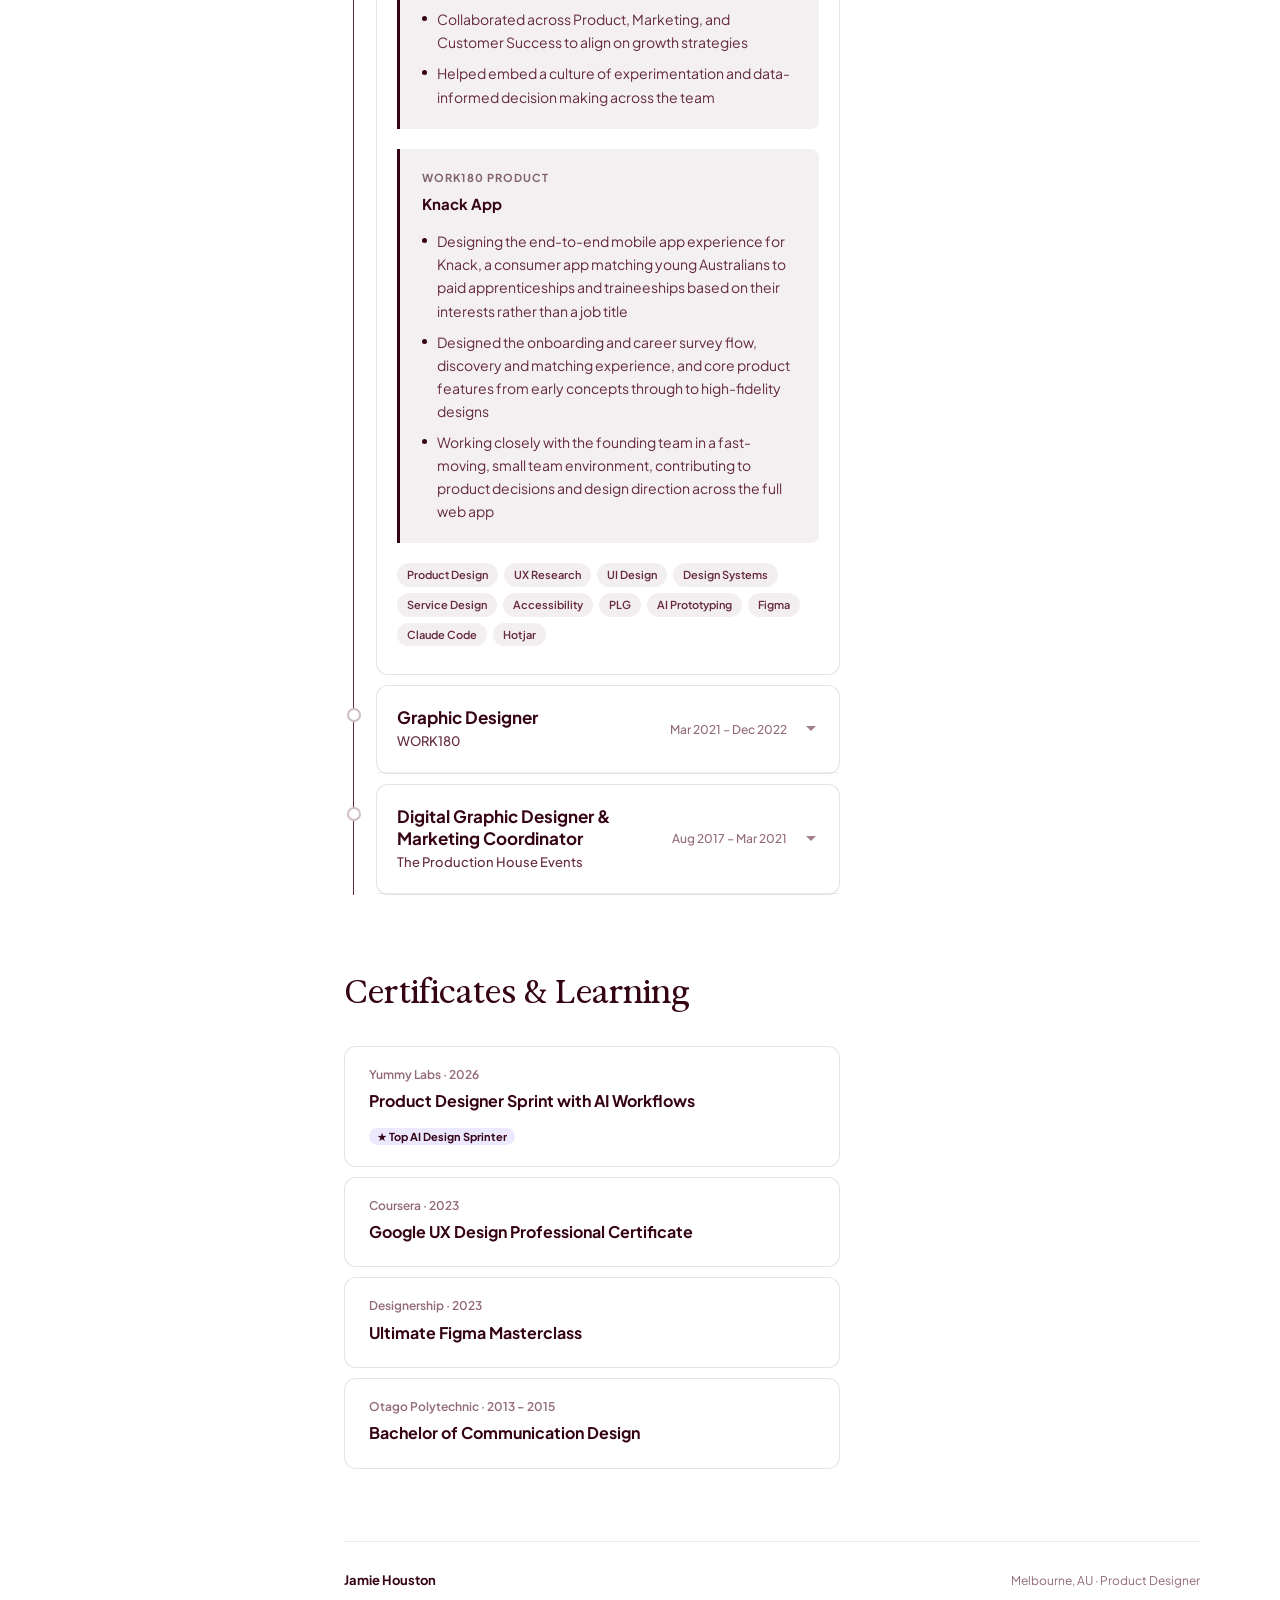
<file: experience.html>
<!DOCTYPE html>
<html lang="en">
<head>
  <meta charset="UTF-8">
  <meta name="viewport" content="width=device-width, initial-scale=1.0">
  <title>Experience — Jamie Houston</title>
  <link rel="icon" href="/favicon.svg" type="image/svg+xml">
  <link rel="apple-touch-icon" href="/apple-touch-icon.png">
  <style>
    @import url('https://fonts.googleapis.com/css2?family=Plus+Jakarta+Sans:ital,wght@0,400;0,500;0,600;0,700;1,400&display=swap');
    @font-face{font-family:'Exposure';src:url('ExposureTrialVAR.ttf') format('truetype-variations');font-weight:100 900;font-style:normal;font-display:swap;}
    @font-face{font-family:'Exposure';src:url('ExposureTrialVAR-Italic.ttf') format('truetype-variations');font-weight:100 900;font-style:italic;font-display:swap;}
    :root {
      --color-white-100:#ffffff;--color-egg-white-200:#fdfbf9;--color-egg-white-300:#efe9e3;
      --color-aubergine-100:#642940;--color-aubergine-200:#350316;--color-aubergine-300:#22000d;
      --color-lemon-100:#ffffda;--color-lemon-200:#ffff8c;--color-lemon-300:#ffff65;
      --color-violet-100:#ece9ff;--color-violet-200:#c3baff;--color-violet-300:#9081f1;
      --font:'Plus Jakarta Sans',sans-serif;--sidebar-w:264px;--content-max:1200px;
      --radius-sm:8px;--radius-md:12px;--radius-lg:16px;
    }
    *,*::before,*::after{box-sizing:border-box;margin:0;padding:0;}
    html{scroll-behavior:smooth;}
    body{font-family:var(--font);background:var(--color-white-100);color:var(--color-aubergine-200);line-height:1.6;-webkit-font-smoothing:antialiased;}
    a{color:inherit;}ul{list-style:none;}
    .layout{display:flex;min-height:100vh;}
    .main{margin-left:var(--sidebar-w);flex:1;padding:48px 60px;max-width:calc(100% - var(--sidebar-w));}
    .content{max-width:var(--content-max);}
    .sidebar{width:var(--sidebar-w);background:var(--color-aubergine-300);position:fixed;top:0;left:0;height:100vh;display:flex;flex-direction:column;padding:32px 20px;overflow-y:auto;z-index:10;}
    .sidebar-identity{display:flex;align-items:center;gap:12px;margin-bottom:32px;padding:0 4px;text-decoration:none;}
    .avatar{width:42px;height:42px;border-radius:50%;flex-shrink:0;overflow:hidden;object-fit:cover;display:block;}
    .sidebar-name{color:var(--color-egg-white-200);font-weight:700;font-size:14px;line-height:1.2;}
    .sidebar-role{color:rgba(255,251,247,0.55);font-size:16px;font-family:'Plus Jakarta Sans',sans-serif;margin-top:2px;}
    .available-badge{display:flex;align-items:center;gap:6px;background:rgba(255,255,139,0.08);border:1px solid rgba(255,255,139,0.18);border-radius:var(--radius-sm);padding:7px 10px;margin-bottom:20px;font-size:12px;color:var(--color-lemon-200);font-weight:500;}
    .available-dot{width:6px;height:6px;background:var(--color-lemon-200);border-radius:50%;flex-shrink:0;animation:pulse 2.2s ease-in-out infinite;}
    @keyframes pulse{0%,100%{opacity:1;}50%{opacity:0.35;}}
    .sidebar-nav{display:flex;flex-direction:column;gap:2px;flex:1;}
    .nav-label{color:rgba(255,251,247,0.5);font-size:10px;font-weight:700;text-transform:uppercase;letter-spacing:0.1em;padding:0 10px;margin-top:20px;margin-bottom:4px;}
    .nav-link{display:flex;align-items:center;gap:10px;padding:9px 10px;border-radius:var(--radius-sm);color:rgba(255,251,247,0.5);text-decoration:none;font-size:14px;font-weight:500;transition:background 0.14s ease,color 0.14s ease;}
    .nav-link svg{flex-shrink:0;opacity:0.6;transition:opacity 0.14s;}
    .nav-link:hover{background:rgba(255,255,255,0.06);color:var(--color-egg-white-200);}
    .nav-link:hover svg{opacity:1;}
    .nav-link.active{background:rgba(255,255,139,0.1);color:var(--color-lemon-200);}
    .nav-link.active svg{opacity:1;}
    .sidebar-footer{margin-top:auto;padding-top:18px;border-top:1px solid rgba(255,255,255,0.06);display:flex;flex-direction:column;gap:6px;}
    .contact-link{display:flex;align-items:center;gap:8px;color:rgba(255,251,247,0.55);text-decoration:none;font-size:12px;padding:3px 0;transition:color 0.14s;}
    .contact-link svg{flex-shrink:0;}
    .contact-link:hover{color:var(--color-lemon-200);}
    .section{margin-bottom:72px;scroll-margin-top:32px;}
    .section-header{display:flex;align-items:baseline;justify-content:space-between;margin-bottom:28px;}
    .section-title{font-size:32px;font-family:'Exposure',sans-serif;font-weight:700;color:var(--color-aubergine-200);}
    .section-meta{font-size:13px;color:rgba(100,41,64,0.7);}
    .tag{display:inline-block;background:var(--color-violet-100);color:var(--color-aubergine-200);font-size:12px;font-weight:600;padding:5px 13px;border-radius:100px;}
    .tag-warm{background:var(--color-lemon-100);color:var(--color-aubergine-200);}
    .tag-outline{background:transparent;color:var(--color-aubergine-100);border:1px solid var(--color-egg-white-300);font-weight:500;}
    .tag-tool{background:var(--color-egg-white-300);color:var(--color-aubergine-100);}
    .tags-row{display:flex;flex-wrap:wrap;gap:8px;}
    .btn{display:inline-flex;align-items:center;gap:8px;font-family:var(--font);font-size:14px;font-weight:700;padding:10px 20px;border-radius:var(--radius-sm);text-decoration:none;cursor:pointer;border:none;transition:opacity 0.14s,transform 0.14s;}
    .btn:hover{opacity:0.88;transform:translateY(-1px);}
    .btn-primary{background:var(--color-lemon-200);color:var(--color-aubergine-300);}
    .btn-secondary{background:var(--color-aubergine-200);color:var(--color-egg-white-200);}
    .btn-ghost{background:transparent;color:var(--color-aubergine-100);border:1px solid var(--color-egg-white-300);padding:9px 18px;}
    .card{background:var(--color-white-100);border-radius:var(--radius-md);padding:24px;color:var(--color-aubergine-200);}
    .page-header{margin-bottom:48px;}
    .page-eyebrow{font-size:11px;font-weight:700;text-transform:uppercase;letter-spacing:0.12em;color:rgba(100,41,64,0.7);margin-bottom:8px;}
    .page-title{font-size:40px;font-weight:700;color:var(--color-aubergine-200);line-height:1.2;margin-bottom:12px;font-family:'Exposure',sans-serif;}
    .page-subtitle{font-size:15px;color:var(--color-aubergine-100);line-height:1.7;max-width:520px;}
    .site-footer{border-top:1px solid var(--color-egg-white-300);padding-top:28px;display:flex;align-items:center;justify-content:space-between;}
    .footer-name{font-size:13px;font-weight:700;color:var(--color-aubergine-200);}
    .footer-meta{font-size:12px;color:rgba(100,41,64,0.7);}
    @media(max-width:768px){
      .mobile-topbar{display:flex;}
      .sidebar{transform:translateX(-100%);width:280px;height:100vh;top:0;left:0;flex-direction:column;padding:32px 20px;overflow-y:auto;padding-top:72px;z-index:30;}
      .sidebar.open{transform:translateX(0);}.sidebar .sidebar-identity{display:none;}
      .mobile-overlay.open{display:block;}
      .main{margin-left:0;max-width:100%;padding:76px 20px 40px;}
    }
    @media(max-width:600px){.main{padding:76px 16px 40px;}.page-title{font-size:24px;}}
    @media(min-width:1280px){.main{padding:56px 80px;}}
    .share-btn{display:flex;align-items:center;gap:8px;width:100%;background:rgba(255,255,255,0.06);border:1px solid rgba(255,255,255,0.1);border-radius:var(--radius-sm);padding:9px 12px;color:rgba(255,251,247,0.5);font-family:var(--font);font-size:13px;font-weight:500;cursor:pointer;transition:background 0.14s,color 0.14s;}
    .share-btn:hover{background:rgba(255,255,255,0.1);color:var(--color-egg-white-200);}
    .share-btn.copied{color:var(--color-lemon-200);border-color:rgba(255,255,139,0.3);}
    .share-toast{position:fixed;bottom:32px;left:50%;transform:translateX(-50%) translateY(16px);background:var(--color-aubergine-200);color:var(--color-egg-white-200);font-family:var(--font);font-size:13px;font-weight:500;padding:10px 20px;border-radius:100px;box-shadow:0 4px 24px rgba(0,0,0,0.18);opacity:0;pointer-events:none;transition:opacity 0.25s ease,transform 0.25s ease;z-index:9999;white-space:nowrap;}
    .share-toast.show{opacity:1;transform:translateX(-50%) translateY(0);}
    .theme-toggle{width:36px;height:36px;border-radius:50%;background:rgba(255,255,255,0.06);border:1px solid rgba(255,255,255,0.1);color:rgba(255,251,247,0.5);display:flex;align-items:center;justify-content:center;cursor:pointer;transition:background 0.14s,color 0.14s;margin-bottom:10px;flex-shrink:0;}
    .theme-toggle:hover{background:rgba(255,255,255,0.12);color:var(--color-egg-white-200);}
    html:not(.dark) .sidebar{background:var(--color-egg-white-200);border-right:1px solid rgba(53,3,22,0.07);}
    html:not(.dark) .sidebar-name{color:#350316;}
    .sidebar-logo{height:24px;width:auto;display:block;}
    .mobile-topbar-logo{height:25px;width:auto;display:block;}
    html.dark .sidebar-logo,html.dark .mobile-topbar-logo{filter:brightness(0) invert(1);}
    html:not(.dark) .sidebar-role{color:rgba(53,3,22,0.6);}
    html:not(.dark) .available-badge{background:rgba(53,3,22,0.04);border-color:rgba(53,3,22,0.1);color:#350316;}
    html:not(.dark) .available-dot{background:#350316;}
    html:not(.dark) .nav-label{color:rgba(53,3,22,0.6);}
    html:not(.dark) .nav-link{color:rgba(53,3,22,0.65);}
    html:not(.dark) .nav-link svg{opacity:0.45;}
    html:not(.dark) .nav-link:hover{background:rgba(53,3,22,0.05);color:#350316;}
    html:not(.dark) .nav-link:hover svg,html:not(.dark) .nav-link.active svg{opacity:1;}
    html:not(.dark) .nav-link.active{background:var(--color-lemon-200);color:#350316;}
    html:not(.dark) .sidebar-footer{border-top-color:rgba(53,3,22,0.07);}
    html:not(.dark) .share-btn{background:rgba(53,3,22,0.05);border-color:rgba(53,3,22,0.1);color:rgba(53,3,22,0.45);}
    html:not(.dark) .share-btn:hover{background:rgba(53,3,22,0.08);color:#350316;}
    html:not(.dark) .theme-toggle{background:rgba(53,3,22,0.05);border-color:rgba(53,3,22,0.1);color:rgba(53,3,22,0.45);}
    html:not(.dark) .theme-toggle:hover{background:rgba(53,3,22,0.08);color:#350316;}
    html:not(.dark) .contact-link{color:rgba(53,3,22,0.6);}
    html:not(.dark) .skills-block{border:1px solid rgba(53,3,22,0.12);}
    html:not(.dark) .tl-item{border-color:rgba(53,3,22,0.12);}
    html:not(.dark) .card{border:1px solid rgba(53,3,22,0.12);}
    html:not(.dark) .timeline::before{background:var(--color-aubergine-100);}
    html:not(.dark) .plg-box{background:rgba(100,41,64,0.07);}
    html:not(.dark) .exp-skill{background:rgba(100,41,64,0.08);color:var(--color-aubergine-100);}
    html:not(.dark) .tag-tool{background:rgba(100,41,64,0.08);color:var(--color-aubergine-100);}
    html.dark .sidebar{background:#350316;border-right:1px solid rgba(255,255,255,0.05);}
    html.dark body{background:var(--color-aubergine-300);color:var(--color-egg-white-200);}
    html.dark .card,html.dark .skills-block{background:var(--color-aubergine-200);}
    html.dark .section-title,html.dark .page-title,html.dark .tl-role,html.dark .plg-title{color:var(--color-egg-white-200);}
    html.dark .page-subtitle,html.dark .section-meta,html.dark .page-eyebrow,html.dark .footer-name,html.dark .footer-meta,html.dark .tl-company,html.dark .tl-dates,html.dark .skills-block-title,html.dark .plg-label{color:rgba(255,251,247,0.55);}
    html.dark .tag{background:rgba(195,186,255,0.18);color:var(--color-egg-white-200);}
    html.dark .tag-tool{background:rgba(255,255,255,0.09);color:rgba(255,251,247,0.65);}
    html.dark .exp-skill{background:rgba(195,186,255,0.14);color:rgba(255,251,247,0.85);}
    html.dark .btn-ghost{border-color:rgba(255,255,255,0.15);color:rgba(255,251,247,0.6);}
    html.dark .site-footer{border-top-color:rgba(255,255,255,0.08);}
    html.dark .tl-item{background:var(--color-aubergine-200);border-color:rgba(255,255,255,0.07);}
    html.dark .tl-header{border-bottom-color:rgba(255,255,255,0.08);}
    html.dark .timeline::before{background:rgba(255,255,255,0.15);}
    html.dark .tl-dot{background:var(--color-aubergine-300);border-color:rgba(255,255,255,0.2);}
    html.dark .tl-item.open .tl-dot,html.dark .tl-item.current .tl-dot{background:var(--color-lemon-200);border:3px solid var(--color-aubergine-300);box-shadow:0 0 0 2px var(--color-lemon-200);}
    html.dark .exp-bullet::before{background:var(--color-lemon-200);}
    html.dark .plg-box{border-left-color:var(--color-lemon-200);}
    html.dark .tl-chevron{color:rgba(255,251,247,0.55);}
    html.dark .exp-bullet{color:rgba(255,251,247,0.6);}
    html.dark .plg-box{background:rgba(255,255,255,0.04);}
    html.dark .exp-current-badge{background:rgba(255,255,139,0.18);color:var(--color-lemon-200);}
    html.dark .edu-card-title{color:var(--color-egg-white-200);}
    html.dark .edu-card-sub{color:rgba(255,251,247,0.6);}
    html.dark .edu-meta{color:rgba(255,251,247,0.6);}
    html.dark .edu-coming-soon{background:rgba(255,255,139,0.15);color:var(--color-lemon-200);}

    /* ---- Page styles ---- */

    .cv-row {
      display: flex;
      align-items: flex-start;
      justify-content: space-between;
      flex-wrap: wrap;
      gap: 16px;
      margin-bottom: 48px;
    }

    /* ---- Skills blocks ---- */
    .skills-block {
      background: var(--color-white-100);
      border-radius: var(--radius-lg);
      padding: 28px 32px;
      margin-bottom: 12px;
    }

    .skills-block-title {
      font-size: 11px;
      font-weight: 700;
      text-transform: uppercase;
      letter-spacing: 0.1em;
      color: rgba(100,41,64,0.7);
      margin-bottom: 14px;
    }

    /* ---- Timeline ---- */
    .timeline {
      position: relative;
      padding-left: 32px;
    }

    .timeline::before {
      content: '';
      position: absolute;
      left: 9px;
      top: 10px;
      bottom: 0;
      width: 1px;
      background: rgba(53,3,22,0.15);
    }

    .tl-item {
      position: relative;
      background: var(--color-white-100);
      border: 1px solid rgba(53,3,22,0.09);
      border-radius: var(--radius-md);
      margin-bottom: 10px;
    }

    .tl-dot {
      position: absolute;
      left: -30px;
      top: 22px;
      width: 14px;
      height: 14px;
      border-radius: 50%;
      background: var(--color-white-100);
      border: 2px solid rgba(100,41,64,0.3);
      transition: background 0.2s, border-color 0.2s, box-shadow 0.2s;
      z-index: 1;
      cursor: pointer;
    }

    .tl-item.open .tl-dot,
    .tl-item.current .tl-dot {
      background: var(--color-aubergine-200);
      border: 3px solid var(--color-white-100);
      box-shadow: 0 0 0 2px var(--color-aubergine-200);
    }

    .tl-header {
      display: flex;
      align-items: center;
      justify-content: space-between;
      padding: 20px 20px;
      cursor: pointer;
      gap: 16px;
      border-bottom: 1px solid rgba(53,3,22,0.07);
      user-select: none;
      transition: opacity 0.14s;
    }

    .tl-header:hover { opacity: 0.75; }

    .tl-left { flex: 1; min-width: 0; }

    .tl-role {
      font-size: 17px;
      font-weight: 700;
      color: var(--color-aubergine-200);
      line-height: 1.3;
      margin-bottom: 3px;
    }

    .tl-role-row { display: flex; align-items: baseline; justify-content: space-between; gap: 16px; margin-bottom: 1px; }
    .tl-role--sub { font-size: 14px; font-weight: 600; color: var(--color-aubergine-100); opacity: 0.65; }

    .tl-company {
      font-size: 13px;
      font-weight: 500;
      color: var(--color-aubergine-100);
      display: flex;
      align-items: center;
      gap: 7px;
    }

    .exp-current-badge {
      background: var(--color-violet-100);
      color: var(--color-aubergine-200);
      font-size: 10px;
      font-weight: 700;
      padding: 2px 8px;
      border-radius: 100px;
    }

    .tl-right {
      display: flex;
      align-items: center;
      gap: 16px;
      flex-shrink: 0;
    }

    .tl-dates {
      font-size: 12px;
      font-weight: 500;
      color: rgba(100,41,64,0.7);
      white-space: nowrap;
    }

    .tl-chevron {
      color: rgba(100,41,64,0.6);
      transition: transform 0.28s ease, opacity 0.2s;
      flex-shrink: 0;
    }

    .tl-item.open .tl-chevron {
      transform: rotate(180deg);
      opacity: 0.7;
    }

    /* Accordion body */
    .tl-body {
      display: grid;
      grid-template-rows: 0fr;
      transition: grid-template-rows 0.35s ease;
    }

    .tl-item.open .tl-body {
      grid-template-rows: 1fr;
    }

    .tl-body-inner {
      overflow: hidden;
    }

    .tl-body-content {
      padding: 20px 20px 28px;
    }

    /* Bullet list */
    .exp-bullets {
      display: flex;
      flex-direction: column;
      gap: 8px;
      margin-bottom: 20px;
    }

    .exp-bullet {
      display: flex;
      gap: 10px;
      font-size: 14px;
      color: var(--color-aubergine-100);
      line-height: 1.65;
    }

    .exp-bullet::before {
      content: '';
      width: 5px;
      height: 5px;
      min-width: 5px;
      background: var(--color-aubergine-200);
      border-radius: 50%;
      margin-top: 8px;
    }

    /* PLG box */
    .plg-box {
      background: var(--color-egg-white-300);
      border-left: 3px solid var(--color-aubergine-200);
      border-radius: 0 var(--radius-sm) var(--radius-sm) 0;
      padding: 20px 22px;
      margin-bottom: 20px;
    }

    .plg-label {
      font-size: 11px;
      font-weight: 700;
      text-transform: uppercase;
      letter-spacing: 0.1em;
      color: rgba(53,3,22,0.6);
      margin-bottom: 6px;
    }

    .plg-title {
      font-size: 15px;
      font-weight: 700;
      color: var(--color-aubergine-200);
      margin-bottom: 14px;
    }

    /* Skill chips */
    .exp-skill-row {
      display: flex;
      flex-wrap: wrap;
      gap: 6px;
    }

    .exp-skill {
      font-size: 11px;
      font-weight: 600;
      padding: 3px 10px;
      border-radius: 100px;
      background: var(--color-egg-white-300);
      color: var(--color-aubergine-100);
    }

    /* Education / Certificates */
    .edu-list {
      display: flex;
      flex-direction: column;
      gap: 10px;
    }

    .edu-entry {
      padding: 18px 24px;
    }

    .edu-meta {
      font-size: 12px;
      font-weight: 600;
      color: rgba(100,41,64,0.7);
      margin-bottom: 4px;
    }

    .edu-coming-soon {
      background: var(--color-lemon-200);
      color: var(--color-aubergine-200);
      font-size: 11px;
      font-weight: 700;
      padding: 1px 8px;
      border-radius: 100px;
    }

    .edu-award-badge {
      background: var(--color-violet-100);
      color: var(--color-aubergine-200);
      font-size: 11px;
      font-weight: 700;
      padding: 2px 8px;
      border-radius: 100px;
    }
    html.dark .edu-award-badge { background: rgba(195,186,255,0.18); color: var(--color-violet-200); }

    .edu-card-title {
      font-size: 16px;
      font-weight: 700;
      color: var(--color-aubergine-200);
      margin-bottom: 4px;
    }

    .edu-card-sub {
      font-size: 14px;
      color: var(--color-aubergine-100);
      font-weight: 500;
    }

    /* ---- 2-column layout ---- */
    .exp-layout {
      display: grid;
      grid-template-columns: 1fr 300px;
      gap: 60px;
      align-items: start;
    }

    .exp-sidebar {
      position: sticky;
      top: 32px;
    }

    @media (max-width: 900px) {
      .exp-layout { grid-template-columns: 1fr; gap: 0; }
      .exp-sidebar { position: static; }
    }

    @media (max-width: 600px) {
      .timeline { padding-left: 24px; }
      .tl-dot { left: -20px; }
      .tl-dates { display: none; }
      .skills-block { padding: 20px; }
    }
    /* ---- Animations ---- */
    @keyframes exp-fade-up {
      from { opacity: 0; transform: translateY(18px); }
      to   { opacity: 1; transform: translateY(0); }
    }
    @keyframes exp-fade-in {
      from { opacity: 0; }
      to   { opacity: 1; }
    }

    /* Page load */
    .page-eyebrow  { animation: exp-fade-up 0.5s cubic-bezier(0.22,1,0.36,1) 0.1s  both; }
    .page-title    { animation: exp-fade-up 0.6s cubic-bezier(0.22,1,0.36,1) 0.25s both; }
    .page-subtitle { animation: exp-fade-up 0.6s cubic-bezier(0.22,1,0.36,1) 0.4s  both; }
    .cv-row .btn   { animation: exp-fade-up 0.5s cubic-bezier(0.22,1,0.36,1) 0.5s  both; }

    /* Scroll reveal base state */
    .anim {
      opacity: 0;
      transform: translateY(18px);
      transition: opacity 0.55s cubic-bezier(0.22,1,0.36,1),
                  transform 0.55s cubic-bezier(0.22,1,0.36,1);
    }
    .anim.revealed {
      opacity: 1;
      transform: translateY(0);
    }

    .sidebar{transition:transform 0.3s ease;}
    @media(min-width:769px){.mobile-topbar{display:none;}}
    .mobile-topbar{position:fixed;top:0;left:0;right:0;z-index:35;height:56px;padding:0 20px;align-items:center;justify-content:space-between;background:var(--color-egg-white-200);border-bottom:1px solid var(--color-egg-white-300);}
    .mobile-topbar-name{font-size:14px;font-weight:700;color:var(--color-aubergine-200);}
    .mobile-topbar-actions{display:flex;align-items:center;gap:8px;}
    .mobile-topbar-actions .theme-toggle{margin-bottom:0;}
    .hamburger-btn{width:36px;height:36px;border-radius:var(--radius-sm);background:transparent;border:1px solid rgba(53,3,22,0.15);color:var(--color-aubergine-200);display:flex;align-items:center;justify-content:center;cursor:pointer;transition:background 0.14s;}
    .hamburger-btn:hover{background:rgba(53,3,22,0.06);}
    .mobile-overlay{display:none;position:fixed;inset:0;background:rgba(34,0,13,0.45);z-index:25;}
    html.dark .mobile-topbar{background:var(--color-aubergine-300);border-bottom-color:rgba(255,255,255,0.07);}
    html.dark .mobile-topbar-name{color:var(--color-egg-white-200);}
    html.dark .hamburger-btn{border-color:rgba(255,255,255,0.15);color:var(--color-egg-white-200);}
    html.dark .hamburger-btn:hover{background:rgba(255,255,255,0.08);}
  </style>
</head>
<body>
<div class="layout">
  <!-- MOBILE TOP BAR -->
  <div class="mobile-topbar">
    <img src="images/jamie-houston-logo.svg?v=2" class="mobile-topbar-logo" alt="Jamie Houston">
    <div class="mobile-topbar-actions">
      <button class="theme-toggle" onclick="toggleTheme()" title="Toggle theme"></button>
      <button class="hamburger-btn" onclick="toggleMobileMenu()"><svg width="18" height="14" viewBox="0 0 18 14" fill="currentColor"><rect width="18" height="2" rx="1"/><rect y="6" width="18" height="2" rx="1"/><rect y="12" width="18" height="2" rx="1"/></svg></button>
    </div>
  </div>
  <div class="mobile-overlay" id="mobileOverlay" onclick="toggleMobileMenu()"></div>


  <!-- SIDEBAR -->
  <aside class="sidebar">
    <a href="index.html" class="sidebar-identity">
      
      <div>
        <img src="images/jamie-houston-logo.svg?v=2" class="sidebar-logo" alt="Jamie Houston">
        <div class="sidebar-role">Product Designer</div>
      </div>
    </a>

    <nav class="sidebar-nav">
      <span class="nav-label">Menu</span>
      <a href="index.html" class="nav-link">
        <svg width="15" height="15" viewBox="0 0 16 16" fill="currentColor"><path d="M8.354 1.146a.5.5 0 00-.708 0L1 7.793V14.5A.5.5 0 001.5 15h4a.5.5 0 00.5-.5v-3h4v3a.5.5 0 00.5.5h4a.5.5 0 00.5-.5V7.793L8.354 1.146z"/></svg>
        <span>Home</span>
      </a>
      <a href="work.html" class="nav-link">
        <svg width="15" height="15" viewBox="0 0 16 16" fill="currentColor"><rect x="1" y="1" width="6" height="6" rx="1.5"/><rect x="9" y="1" width="6" height="6" rx="1.5"/><rect x="1" y="9" width="6" height="6" rx="1.5"/><rect x="9" y="9" width="6" height="6" rx="1.5"/></svg>
        <span>Work</span>
      </a>
      <a href="experience.html" class="nav-link active">
        <svg width="15" height="15" viewBox="0 0 16 16" fill="currentColor"><path d="M6 1h4a1 1 0 011 1v1h2a1 1 0 011 1v10a1 1 0 01-1 1H3a1 1 0 01-1-1V4a1 1 0 011-1h2V2a1 1 0 011-1zm1 2h2V2H7v1zM4 5v8h8V5H4z"/></svg>
        <span>Experience</span>
      </a>
      <a href="about.html" class="nav-link">
        <svg width="15" height="15" viewBox="0 0 16 16" fill="currentColor"><path d="M8 8a3 3 0 100-6 3 3 0 000 6zm-5 6a5 5 0 1110 0H3z"/></svg>
        <span>About</span>
      </a>
      <a href="contact.html" class="nav-link">
        <svg width="15" height="15" viewBox="0 0 16 16" fill="currentColor"><path d="M1 3h14v1.5L8 9.5 1 4.5V3zm0 3l7 5 7-5V13H1V6z"/></svg>
        <span>Contact</span>
      </a>
    </nav>

    <div class="sidebar-footer">
      <button class="theme-toggle" id="themeToggle" onclick="toggleTheme()" title="Toggle light / dark mode"></button>
      <button class="share-btn" id="qiTrigger" onclick="toggleQI()">
        <svg width="13" height="13" viewBox="0 0 24 24" fill="none" stroke="currentColor" stroke-width="2" stroke-linecap="round" stroke-linejoin="round"><path d="M12 1a3 3 0 0 0-3 3v8a3 3 0 0 0 6 0V4a3 3 0 0 0-3-3z"/><path d="M19 10v2a7 7 0 0 1-14 0v-2"/><line x1="12" y1="19" x2="12" y2="23"/><line x1="8" y1="23" x2="16" y2="23"/></svg>
        Quick Interview
      </button>
      <button class="share-btn" onclick="sharePortfolio(this)">
        <svg width="13" height="13" viewBox="0 0 16 16" fill="currentColor"><path d="M11 2.5a2.5 2.5 0 115 0 2.5 2.5 0 01-5 0zm-8 5a2.5 2.5 0 115 0 2.5 2.5 0 01-5 0zm8 5a2.5 2.5 0 115 0 2.5 2.5 0 01-5 0zm-7.4-4.7l4.8 2.8m0-5.6L3.6 7.8"/></svg>
        Share portfolio
      </button>
    </div>
  </aside>

  <!-- MAIN -->
  <main class="main">
    <div class="content">

      <div class="cv-row">
        <div class="page-header" style="margin-bottom:0;">
          <div class="page-eyebrow">Career</div>
          <h1 class="page-title">Experience</h1>
          <p class="page-subtitle">10 years across product design, UX, brand and illustration, from freelance through to product-led growth.</p>
        </div>
        <a href="Jamie_Houston_resume.pdf" download class="btn btn-secondary">
          <svg width="14" height="14" viewBox="0 0 16 16" fill="currentColor"><path d="M8 1v8.5l2.5-2.5 1 1L8 11.4l-3.5-3.4 1-1L8 9.5V1h1-1zm-6 11h12v2H2v-2z"/></svg>
          Download CV
        </a>
      </div>

      <!-- 2-column: work history (main) + skills (sidebar) -->
      <div class="exp-layout">
        <div class="exp-main">

      <!-- Work history timeline -->
      <section class="section">
        <div class="section-header">
          <h2 class="section-title">Work history</h2>
        </div>

        <div class="timeline">

          <!-- ROLE 1: WORK180 UX Designer — open by default -->
          <div class="tl-item open current">
            <div class="tl-dot" onclick="toggleEntry(this)"></div>
            <div class="tl-header" onclick="toggleEntry(this)">
              <div class="tl-left">
                <div class="tl-role-row">
                  <div class="tl-role">Product Designer</div>
                  <span class="tl-dates">Jan 2026 – Present</span>
                </div>
                <div class="tl-role-row" style="margin-bottom:6px;">
                  <div class="tl-role tl-role--sub">UX Designer</div>
                  <span class="tl-dates" style="opacity:0.6;">Dec 2022 – Jan 2026</span>
                </div>
                <div class="tl-company">
                  WORK180
                  <span class="exp-current-badge">Current</span>
                </div>
              </div>
              <div class="tl-right">
                <svg class="tl-chevron" width="16" height="16" viewBox="0 0 16 16" fill="currentColor"><path d="M3 5l5 5 5-5"/></svg>
              </div>
            </div>
            <div class="tl-body">
              <div class="tl-body-inner">
                <div class="tl-body-content">
                  <div class="exp-bullets">
                    <div class="exp-bullet">Sole Product Designer on the team, owning end-to-end design across the entire product lifecycle: discovery, research, prototyping, testing and delivery</div>
                    <div class="exp-bullet">Facilitated workshops with a wide range of technical and non-technical stakeholders (Product, Engineering, Marketing, CX) to build alignment and drive clear design direction</div>
                    <div class="exp-bullet">Applied a service-design lens to work through ambiguous, tricky problems, looking beyond individual screens to how a change affects the wider system and the people it touches</div>
                    <div class="exp-bullet">Conducted user interviews, usability testing, and Hotjar behavioural analysis, combining qualitative and quantitative methods to surface pain points and shape product strategy</div>
                    <div class="exp-bullet">Validated features for accessibility and usability, maintaining a high, consistent standard of inclusive design across all deliverables</div>
                    <div class="exp-bullet">Designed and shipped an onboarding experience that grew employer follows 557% (323 → 2,126/month) and unique employer follows 183% (78 → 221/month)</div>
                    <div class="exp-bullet">Built the Employer Progress Hub, a self-service portal integrating a manual DEI assessment aligned to WORK180's equity standards, cutting profile launch time from 180 days to 14 and removing reliance on Account Managers</div>
                    <div class="exp-bullet">Led design direction within a tight trio of Product, Design, and Engineering, defining features, refining flows, and keeping delivery feasible and high-quality</div>
                    <div class="exp-bullet">Owned and evolved the Figma design system, ensuring consistency, usability, and scalable collaboration with front-end engineers</div>
                    <div class="exp-bullet">Comfortable operating with a high degree of ambiguity, adapting research plans and design direction as product priorities and evidence evolved</div>
                    <div class="exp-bullet">Used Claude Code to prototype and validate concepts with real users before committing to a full build</div>
                  </div>
                  <div class="plg-box">
                    <div class="plg-label">Additional responsibility</div>
                    <div class="plg-title">Product-Led Growth (PLG) Leadership</div>
                    <div class="exp-bullets" style="margin-bottom:0;">
                      <div class="exp-bullet">Owned and led a cross-functional PLG working group focused on improving activation, engagement, and retention</div>
                      <div class="exp-bullet">Identified growth opportunities through user behaviour analysis and product data</div>
                      <div class="exp-bullet">Rapidly prototyped and tested ideas to validate solutions before development, leveraging AI to accelerate the feedback loop</div>
                      <div class="exp-bullet">Collaborated across Product, Marketing, and Customer Success to align on growth strategies</div>
                      <div class="exp-bullet">Helped embed a culture of experimentation and data-informed decision making across the team</div>
                    </div>
                  </div>
                  <div class="plg-box">
                    <div class="plg-label">WORK180 product</div>
                    <div class="plg-title">Knack App</div>
                    <div class="exp-bullets" style="margin-bottom:0;">
                      <div class="exp-bullet">Designing the end-to-end mobile app experience for Knack, a consumer app matching young Australians to paid apprenticeships and traineeships based on their interests rather than a job title</div>
                      <div class="exp-bullet">Designed the onboarding and career survey flow, discovery and matching experience, and core product features from early concepts through to high-fidelity designs</div>
                      <div class="exp-bullet">Working closely with the founding team in a fast-moving, small team environment, contributing to product decisions and design direction across the full web app</div>
                    </div>
                  </div>
                  <div class="exp-skill-row">
                    <span class="exp-skill">Product Design</span>
                    <span class="exp-skill">UX Research</span>
                    <span class="exp-skill">UI Design</span>
                    <span class="exp-skill">Design Systems</span>
                    <span class="exp-skill">Service Design</span>
                    <span class="exp-skill">Accessibility</span>
                    <span class="exp-skill">PLG</span>
                    <span class="exp-skill">AI Prototyping</span>
                    <span class="exp-skill">Figma</span>
                    <span class="exp-skill">Claude Code</span>
                    <span class="exp-skill">Hotjar</span>
                  </div>
                </div>
              </div>
            </div>
          </div>

          <!-- ROLE 2: WORK180 Graphic Designer -->
          <div class="tl-item">
            <div class="tl-dot" onclick="toggleEntry(this)"></div>
            <div class="tl-header" onclick="toggleEntry(this)">
              <div class="tl-left">
                <div class="tl-role">Graphic Designer</div>
                <div class="tl-company">WORK180</div>
              </div>
              <div class="tl-right">
                <span class="tl-dates">Mar 2021 – Dec 2022</span>
                <svg class="tl-chevron" width="16" height="16" viewBox="0 0 16 16" fill="currentColor"><path d="M3 5l5 5 5-5"/></svg>
              </div>
            </div>
            <div class="tl-body">
              <div class="tl-body-inner">
                <div class="tl-body-content">
                  <div class="exp-bullets">
                    <div class="exp-bullet">Owned brand and marketing design across the business: reports, digital campaigns, marketing assets, illustrations, and EDM communications</div>
                    <div class="exp-bullet">Maintained visual consistency across all customer-facing communications, acting as the quality bar for brand output alongside the marketing team</div>
                    <div class="exp-bullet">Delivered website redesigns and new page creation, bridging the gap between product and marketing design contexts</div>
                  </div>
                  <div class="exp-skill-row">
                    <span class="exp-skill">Visual Design</span>
                    <span class="exp-skill">Brand</span>
                    <span class="exp-skill">Web Design</span>
                    <span class="exp-skill">Digital Campaigns</span>
                    <span class="exp-skill">Illustration</span>
                    <span class="exp-skill">Figma</span>
                    <span class="exp-skill">Adobe Suite</span>
                  </div>
                </div>
              </div>
            </div>
          </div>

          <!-- ROLE 3: The Production House -->
          <div class="tl-item">
            <div class="tl-dot" onclick="toggleEntry(this)"></div>
            <div class="tl-header" onclick="toggleEntry(this)">
              <div class="tl-left">
                <div class="tl-role">Digital Graphic Designer &amp; Marketing Coordinator</div>
                <div class="tl-company">The Production House Events</div>
              </div>
              <div class="tl-right">
                <span class="tl-dates">Aug 2017 – Mar 2021</span>
                <svg class="tl-chevron" width="16" height="16" viewBox="0 0 16 16" fill="currentColor"><path d="M3 5l5 5 5-5"/></svg>
              </div>
            </div>
            <div class="tl-body">
              <div class="tl-body-inner">
                <div class="tl-body-content">
                  <div class="exp-bullets">
                    <div class="exp-bullet">Management and creation of EDM campaigns, website builds, and social media plans</div>
                    <div class="exp-bullet">Designed event logos and marketing materials including delegate handbooks, prospectuses, signage, digital signage, exhibition graphics, media walls, certificates, lanyards, and menus</div>
                    <div class="exp-bullet">Managed stakeholder relationships and delivered high-quality creative under tight timelines</div>
                    <div class="exp-bullet">Mentored interns, providing guidance on design processes and professional practice</div>
                  </div>
                  <div class="exp-skill-row">
                    <span class="exp-skill">Graphic Design</span>
                    <span class="exp-skill">EDM Campaigns</span>
                    <span class="exp-skill">Web Management</span>
                    <span class="exp-skill">Social Media</span>
                    <span class="exp-skill">Stakeholder Management</span>
                    <span class="exp-skill">Mentoring</span>
                    <span class="exp-skill">Adobe Suite</span>
                  </div>
                </div>
              </div>
            </div>
          </div>

        </div>
      </section>

      <!-- Certificates & Learning -->
      <section class="section">
        <div class="section-header">
          <h2 class="section-title">Certificates &amp; Learning</h2>
        </div>
        <div class="edu-list">

          <div class="card edu-entry">
            <div class="edu-meta">Yummy Labs &middot; 2026</div>
            <div class="edu-card-title">Product Designer Sprint with AI Workflows</div>
            <div style="margin-top:8px;"><span class="edu-award-badge">&#9733; Top AI Design Sprinter</span></div>
          </div>

          <div class="card edu-entry">
            <div class="edu-meta">Coursera &middot; 2023</div>
            <div class="edu-card-title">Google UX Design Professional Certificate</div>
          </div>

          <div class="card edu-entry">
            <div class="edu-meta">Designership &middot; 2023</div>
            <div class="edu-card-title">Ultimate Figma Masterclass</div>
          </div>

          <div class="card edu-entry">
            <div class="edu-meta">Otago Polytechnic &middot; 2013 – 2015</div>
            <div class="edu-card-title">Bachelor of Communication Design</div>
          </div>

        </div>
      </section>

        </div><!-- end .exp-main -->

        <div class="exp-sidebar">
          <section class="section">
            <div class="section-header">
              <h2 class="section-title">Skills</h2>
            </div>
            <div class="skills-block">
              <div class="skills-block-title">Design &amp; Process</div>
              <div class="tags-row">
                <span class="tag">UX &amp; UI Design</span>
                <span class="tag">Product Design (End-to-End)</span>
                <span class="tag">User Research &amp; Usability Testing</span>
                <span class="tag">Interaction Design</span>
                <span class="tag">Information Architecture</span>
                <span class="tag">Wireframing &amp; Prototyping</span>
                <span class="tag">Design Systems</span>
                <span class="tag">Stakeholder Management</span>
                <span class="tag">PLG &amp; Experimentation</span>
                <span class="tag">Cross-functional Collaboration</span>
              </div>
            </div>
            <div class="skills-block">
              <div class="skills-block-title">Tools</div>
              <div class="tags-row">
                <span class="tag tag-tool">Figma</span>
                <span class="tag tag-tool">FigJam</span>
                <span class="tag tag-tool">Hotjar</span>
                <span class="tag tag-tool">Jira</span>
                <span class="tag tag-tool">Confluence</span>
                <span class="tag tag-tool">Storybook</span>
                <span class="tag tag-tool">Adobe Suite</span>
                <span class="tag tag-tool">Canva</span>
                <span class="tag tag-tool">Claude AI</span>
                <span class="tag tag-tool">Claude Code</span>
                <span class="tag tag-tool">GitHub</span>
                <span class="tag tag-tool">Vercel</span>
              </div>
            </div>
          </section>
        </div><!-- end .exp-sidebar -->

      </div><!-- end .exp-layout -->

      <footer class="site-footer">
        <span class="footer-name">Jamie Houston</span>
        <span class="footer-meta">Melbourne, AU · Product Designer</span>
      </footer>

    </div>
  </main>
</div>
<script>
function toggleEntry(headerEl) {
  const item = headerEl.closest('.tl-item');
  item.classList.toggle('open');
}
function toggleTheme() {
  const isDark = document.documentElement.classList.toggle('dark');
  localStorage.setItem('theme', isDark ? 'dark' : 'light');
  updateThemeIcon();
}
function updateThemeIcon() {
  const isDark = document.documentElement.classList.contains('dark');
  const icon = isDark
    ? '<svg width="16" height="16" viewBox="0 0 24 24" fill="none" stroke="currentColor" stroke-width="2" stroke-linecap="round" stroke-linejoin="round"><circle cx="12" cy="12" r="4"/><path d="M12 2v2M12 20v2M4.93 4.93l1.41 1.41M17.66 17.66l1.41 1.41M2 12h2M20 12h2M6.34 17.66l-1.41 1.41M19.07 4.93l-1.41 1.41"/></svg>'
    : '<svg width="16" height="16" viewBox="0 0 24 24" fill="currentColor"><path d="M21 12.79A9 9 0 1 1 11.21 3 7 7 0 0 0 21 12.79z"/></svg>';
  document.querySelectorAll('.theme-toggle').forEach(btn => btn.innerHTML = icon);
}
function toggleMobileMenu() {
  document.querySelector('.sidebar').classList.toggle('open');
  document.getElementById('mobileOverlay').classList.toggle('open');
}
(function() {
  if (localStorage.getItem('theme') === 'dark') document.documentElement.classList.add('dark');
  updateThemeIcon();
})();
// Scroll reveal
(function() {
  const io = new IntersectionObserver((entries) => {
    entries.forEach(entry => {
      if (entry.isIntersecting) {
        entry.target.classList.add('revealed');
        io.unobserve(entry.target);
      }
    });
  }, { threshold: 0.07 });

  // Stagger siblings within a container
  function observeGroup(selector, stagger) {
    document.querySelectorAll(selector).forEach((el, i) => {
      el.classList.add('anim');
      el.style.transitionDelay = (i * stagger) + 's';
      io.observe(el);
    });
  }

  observeGroup('.section-header', 0);
  observeGroup('.tl-item',        0.07);
  observeGroup('.edu-entry',      0.06);
  observeGroup('.skills-block',   0.07);
})();

function sharePortfolio(btn) {
  const url = window.location.href;
  navigator.clipboard.writeText(url).then(() => {
    const orig = btn.innerHTML;
    btn.innerHTML = '<svg width="13" height="13" viewBox="0 0 16 16" fill="none" stroke="currentColor" stroke-width="2.5" stroke-linecap="round" stroke-linejoin="round"><polyline points="4 8 8 12 13 4"></polyline></svg> Link copied!';
    btn.classList.add('copied');
    let toast = document.getElementById('shareToast');
    if (!toast) { toast = document.createElement('div'); toast.id = 'shareToast'; toast.className = 'share-toast'; document.body.appendChild(toast); }
    toast.textContent = 'Link copied, thanks for sharing ♥';
    const rect = btn.getBoundingClientRect();
    toast.style.left = rect.left + 'px';
    toast.style.top = (rect.top - toast.offsetHeight - 10) + 'px';
    toast.style.transform = 'none';
    toast.style.bottom = 'auto';
    toast.classList.add('show');
    setTimeout(() => { btn.innerHTML = orig; btn.classList.remove('copied'); toast.classList.remove('show'); }, 2500);
  }).catch(() => { prompt('Copy this link:', url); });
}
</script>


<!-- Quick Interview Panel -->
<style>
.qi-panel{position:fixed;left:calc(var(--sidebar-w,264px) + 12px);bottom:24px;width:370px;background:#ffffff;border-radius:16px;box-shadow:0 8px 48px rgba(53,3,22,0.18);z-index:999;overflow:hidden;transform:translateY(10px) scale(0.98);opacity:0;pointer-events:none;transition:transform 0.22s cubic-bezier(0.34,1.3,0.64,1),opacity 0.18s;}
.qi-panel.open{transform:translateY(0) scale(1);opacity:1;pointer-events:all;}
html.dark .qi-panel{background:#22000d;box-shadow:0 8px 48px rgba(0,0,0,0.4);}
.qi-header{display:flex;align-items:flex-start;justify-content:space-between;padding:20px 20px 16px;border-bottom:1px solid rgba(53,3,22,0.09);}
html.dark .qi-header{border-bottom-color:rgba(255,251,247,0.1);}
.qi-icon-wrap{width:30px;height:30px;background:#ece9ff;border-radius:8px;display:flex;align-items:center;justify-content:center;margin-bottom:8px;color:#350316;}
html.dark .qi-icon-wrap{background:rgba(195,186,255,0.15);color:#fffbf7;}
.qi-title{font-family:var(--font,'Plus Jakarta Sans',sans-serif);font-size:16px;font-weight:700;color:#350316;}
html.dark .qi-title{color:#fffbf7;}
.qi-subtitle{font-family:var(--font,'Plus Jakarta Sans',sans-serif);font-size:12px;color:#642940;margin-top:3px;line-height:1.45;}
html.dark .qi-subtitle{color:rgba(255,251,247,0.6);}
.qi-close{background:none;border:none;cursor:pointer;font-size:22px;line-height:1;color:#642940;padding:2px 4px;flex-shrink:0;margin-top:-2px;}
html.dark .qi-close{color:rgba(255,251,247,0.6);}
.qi-close:hover{color:#350316;}
html.dark .qi-close:hover{color:#fffbf7;}
.qi-questions{max-height:340px;overflow-y:auto;}
.qi-item{border-bottom:1px solid rgba(53,3,22,0.07);}
html.dark .qi-item{border-bottom-color:rgba(255,251,247,0.08);}
.qi-item:last-child{border-bottom:none;}
.qi-q{width:100%;display:flex;align-items:center;justify-content:space-between;gap:12px;padding:14px 20px;background:none;border:none;cursor:pointer;font-family:var(--font,'Plus Jakarta Sans',sans-serif);font-size:14px;font-weight:600;color:#350316;text-align:left;transition:background 0.12s;}
html.dark .qi-q{color:#fffbf7;}
.qi-q:hover{background:#ece9ff;}
html.dark .qi-q:hover{background:rgba(195,186,255,0.12);}
.qi-q.active{background:#ece9ff;}
html.dark .qi-q.active{background:rgba(195,186,255,0.12);}
.qi-qicon{width:24px;height:24px;border-radius:50%;display:flex;align-items:center;justify-content:center;font-size:15px;flex-shrink:0;transition:background 0.12s,color 0.12s;line-height:0;}.qi-qicon svg{display:block;}.qi-qicon.plus .qi-i-cross{display:none;}.qi-qicon.cross .qi-i-plus{display:none;}
.qi-qicon.plus{border:1.5px solid rgba(53,3,22,0.18);color:#642940;}
html.dark .qi-qicon.plus{border-color:rgba(255,251,247,0.2);color:rgba(255,251,247,0.5);}
.qi-qicon.cross{background:#350316;color:#fffbf7;border:none;}
html.dark .qi-qicon.cross{background:#fffbf7;color:#350316;}
.qi-a{display:none;padding:2px 20px 16px;font-family:var(--font,'Plus Jakarta Sans',sans-serif);font-size:13px;line-height:1.65;color:#350316;}
html.dark .qi-a{color:rgba(255,251,247,0.85);}
.qi-a p+p{margin-top:10px;}
.qi-cta{display:inline-flex;align-items:center;gap:6px;margin-top:14px;background:#350316;color:#fffbf7;font-family:var(--font,'Plus Jakarta Sans',sans-serif);font-size:13px;font-weight:700;padding:8px 18px;border-radius:100px;text-decoration:none;transition:opacity 0.14s;}
html.dark .qi-cta{background:#fffbf7;color:#350316;}
.qi-cta:hover{opacity:0.85;}
.qi-footer{padding:11px 20px;border-top:1px solid rgba(53,3,22,0.08);font-family:var(--font,'Plus Jakarta Sans',sans-serif);font-size:11px;font-weight:700;letter-spacing:0.07em;color:#642940;display:flex;align-items:center;gap:8px;}
html.dark .qi-footer{border-top-color:rgba(255,251,247,0.08);color:rgba(255,251,247,0.45);}
.qi-dots{display:flex;gap:4px;align-items:center;}
.qi-dot{width:5px;height:5px;border-radius:50%;background:#c3baff;}
.qi-dot:first-child{background:#350316;}
html.dark .qi-dot:first-child{background:#fffbf7;}
@media(max-width:768px){.qi-panel{left:16px;right:16px;width:auto;bottom:76px;}}
</style>
<div class="qi-panel" id="qiPanel">
  <div class="qi-header">
    <div>
      <div class="qi-icon-wrap"><svg width="15" height="15" viewBox="0 0 24 24" fill="none" stroke="currentColor" stroke-width="2" stroke-linecap="round" stroke-linejoin="round"><path d="M12 1a3 3 0 0 0-3 3v8a3 3 0 0 0 6 0V4a3 3 0 0 0-3-3z"/><path d="M19 10v2a7 7 0 0 1-14 0v-2"/><line x1="12" y1="19" x2="12" y2="23"/><line x1="8" y1="23" x2="16" y2="23"/></svg></div>
      <div class="qi-title">Quick Interview</div>
      <div class="qi-subtitle">Common questions recruiters ask.<br>Click any to see my answers instantly.</div>
    </div>
    <button class="qi-close" onclick="toggleQI()">−</button>
  </div>
  <div class="qi-questions">
    <div class="qi-item">
      <button class="qi-q" onclick="toggleQ(this)">Tell me about yourself<span class="qi-qicon plus"><svg class="qi-i-plus" width="8" height="8" viewBox="0 0 10 10" fill="none" stroke="currentColor" stroke-width="2" stroke-linecap="round"><line x1="5" y1="1" x2="5" y2="9"/><line x1="1" y1="5" x2="9" y2="5"/></svg><svg class="qi-i-cross" width="8" height="8" viewBox="0 0 10 10" fill="none" stroke="currentColor" stroke-width="2" stroke-linecap="round"><line x1="1.5" y1="1.5" x2="8.5" y2="8.5"/><line x1="8.5" y1="1.5" x2="1.5" y2="8.5"/></svg></span></button>
      <div class="qi-a"><p>I'm a product designer with 10 years across freelance, in-house, and startup environments. My background spans product strategy, UX research, UI design, branding, and illustration so I can carry an idea from a whiteboard conversation all the way to a shipped, on-brand interface.</p><p>I'm currently a Product Designer at WORK180 in Melbourne, working end-to-end on the employer-facing platform from discovery and research through to delivery and iteration.</p></div>
    </div>
    <div class="qi-item">
      <button class="qi-q" onclick="toggleQ(this)">Why should we hire you?<span class="qi-qicon plus"><svg class="qi-i-plus" width="8" height="8" viewBox="0 0 10 10" fill="none" stroke="currentColor" stroke-width="2" stroke-linecap="round"><line x1="5" y1="1" x2="5" y2="9"/><line x1="1" y1="5" x2="9" y2="5"/></svg><svg class="qi-i-cross" width="8" height="8" viewBox="0 0 10 10" fill="none" stroke="currentColor" stroke-width="2" stroke-linecap="round"><line x1="1.5" y1="1.5" x2="8.5" y2="8.5"/><line x1="8.5" y1="1.5" x2="1.5" y2="8.5"/></svg></span></button>
      <div class="qi-a"><p>Because I don't just design screens I think about outcomes. I started in visual and brand design, which means I care deeply about craft and polish. I grew into UX and product, which means I care about whether it actually works for people and moves the business.</p><p>I'm also fluent with AI-enabled workflows and front-end enough to communicate precisely with engineers. I move fast without dropping quality, and I thrive in teams where design and engineering are genuinely collaborative.</p></div>
    </div>
    <div class="qi-item">
      <button class="qi-q" onclick="toggleQ(this)">Explain your design process<span class="qi-qicon plus"><svg class="qi-i-plus" width="8" height="8" viewBox="0 0 10 10" fill="none" stroke="currentColor" stroke-width="2" stroke-linecap="round"><line x1="5" y1="1" x2="5" y2="9"/><line x1="1" y1="5" x2="9" y2="5"/></svg><svg class="qi-i-cross" width="8" height="8" viewBox="0 0 10 10" fill="none" stroke="currentColor" stroke-width="2" stroke-linecap="round"><line x1="1.5" y1="1.5" x2="8.5" y2="8.5"/><line x1="8.5" y1="1.5" x2="1.5" y2="8.5"/></svg></span></button>
      <div class="qi-a"><p>Discovery first I want to understand the problem, the users, and the constraints before I sketch a single screen. That means research, stakeholder conversations, and auditing what already exists.</p><p>Then I move fast in low-fidelity: flows, rough wireframes, quick prototypes for testing. High-fidelity comes after we've validated the approach, not before. And I stay involved post-launch data and user feedback inform the next iteration.</p></div>
    </div>
    <div class="qi-item">
      <button class="qi-q" onclick="toggleQ(this)">How do you work with developers?<span class="qi-qicon plus"><svg class="qi-i-plus" width="8" height="8" viewBox="0 0 10 10" fill="none" stroke="currentColor" stroke-width="2" stroke-linecap="round"><line x1="5" y1="1" x2="5" y2="9"/><line x1="1" y1="5" x2="9" y2="5"/></svg><svg class="qi-i-cross" width="8" height="8" viewBox="0 0 10 10" fill="none" stroke="currentColor" stroke-width="2" stroke-linecap="round"><line x1="1.5" y1="1.5" x2="8.5" y2="8.5"/><line x1="8.5" y1="1.5" x2="1.5" y2="8.5"/></svg></span></button>
      <div class="qi-a"><p>As a partner, not a handoff machine. I try to involve engineers early ideally in problem framing so they're invested in the solution, not just implementing a spec.</p><p>I'm comfortable reviewing implementations for design fidelity and adjusting specs when engineering constraints make something impractical. I'd rather ship something slightly simpler and well-built than something pixel-perfect and brittle.</p></div>
    </div>
    <div class="qi-item">
      <button class="qi-q" onclick="toggleQ(this)">Describe a challenging project<span class="qi-qicon plus"><svg class="qi-i-plus" width="8" height="8" viewBox="0 0 10 10" fill="none" stroke="currentColor" stroke-width="2" stroke-linecap="round"><line x1="5" y1="1" x2="5" y2="9"/><line x1="1" y1="5" x2="9" y2="5"/></svg><svg class="qi-i-cross" width="8" height="8" viewBox="0 0 10 10" fill="none" stroke="currentColor" stroke-width="2" stroke-linecap="round"><line x1="1.5" y1="1.5" x2="8.5" y2="8.5"/><line x1="8.5" y1="1.5" x2="1.5" y2="8.5"/></svg></span></button>
      <div class="qi-a"><p><strong>The challenge</strong><br>We identified an opportunity to help young people find the right apprenticeship path with full transparency, while giving employers a way to manage applications on the other side. The tricky part was that it's a two-sided product with very different user needs, and we jumped straight into it as an experiment with almost no runway. I had a week to show a working prototype to a potential client, starting from scratch.</p><p><strong>What I did</strong><br>I ran discovery and scoped the project myself, mapping out both sides of the experience simultaneously. I had to make fast, pragmatic calls about what to explore and what to park, and built the prototype end-to-end to get something tangible in front of stakeholders quickly.</p><p><strong>How it evolved</strong><br>The whole process has been learning while building, taking feedback from research and changing direction based on what we found rather than following a fixed plan. That's been the real design challenge: staying structured enough to make progress while staying loose enough to respond to what we learn.</p><p><strong>Where it landed</strong><br>We're currently in validation with some strong early signals. It hasn't shipped yet but the process itself validated a lot of our assumptions about what both sides of the market actually need.</p></div>
    </div>
    <div class="qi-item">
      <button class="qi-q" onclick="toggleQ(this)">What makes you different?<span class="qi-qicon plus"><svg class="qi-i-plus" width="8" height="8" viewBox="0 0 10 10" fill="none" stroke="currentColor" stroke-width="2" stroke-linecap="round"><line x1="5" y1="1" x2="5" y2="9"/><line x1="1" y1="5" x2="9" y2="5"/></svg><svg class="qi-i-cross" width="8" height="8" viewBox="0 0 10 10" fill="none" stroke="currentColor" stroke-width="2" stroke-linecap="round"><line x1="1.5" y1="1.5" x2="8.5" y2="8.5"/><line x1="8.5" y1="1.5" x2="1.5" y2="8.5"/></svg></span></button>
      <div class="qi-a"><p>Range, and where I sit between disciplines. I started in visual and brand design, so I have a strong eye for typography, layout, and polish but I grew into UX, design systems, and front-end, so I can carry an idea from a stakeholder conversation all the way to a built, accessible, on-brand interface.</p><p>That blend matters for work that lives between marketing, communications, and product. I'm also a systems thinker who still sweats the pixels.</p></div>
    </div>
  </div>
</div>
<script>
function toggleQI(){document.getElementById('qiPanel').classList.toggle('open');}
function toggleQ(btn){
  var a=btn.nextElementSibling;
  var isOpen=a.style.display==='block';
  document.querySelectorAll('.qi-a').forEach(function(x){x.style.display='none';});
  document.querySelectorAll('.qi-q').forEach(function(q){q.classList.remove('active');var ic=q.querySelector('.qi-qicon');if(ic){ic.className='qi-qicon plus';}});
  if(!isOpen){a.style.display='block';btn.classList.add('active');var ic=btn.querySelector('.qi-qicon');if(ic){ic.className='qi-qicon cross';}}
}
document.addEventListener('click',function(e){
  var panel=document.getElementById('qiPanel');
  var trigger=document.getElementById('qiTrigger');
  if(panel&&panel.classList.contains('open')&&!panel.contains(e.target)&&trigger&&!trigger.contains(e.target)){panel.classList.remove('open');}
});
</script>
</body>
</html>
</file>
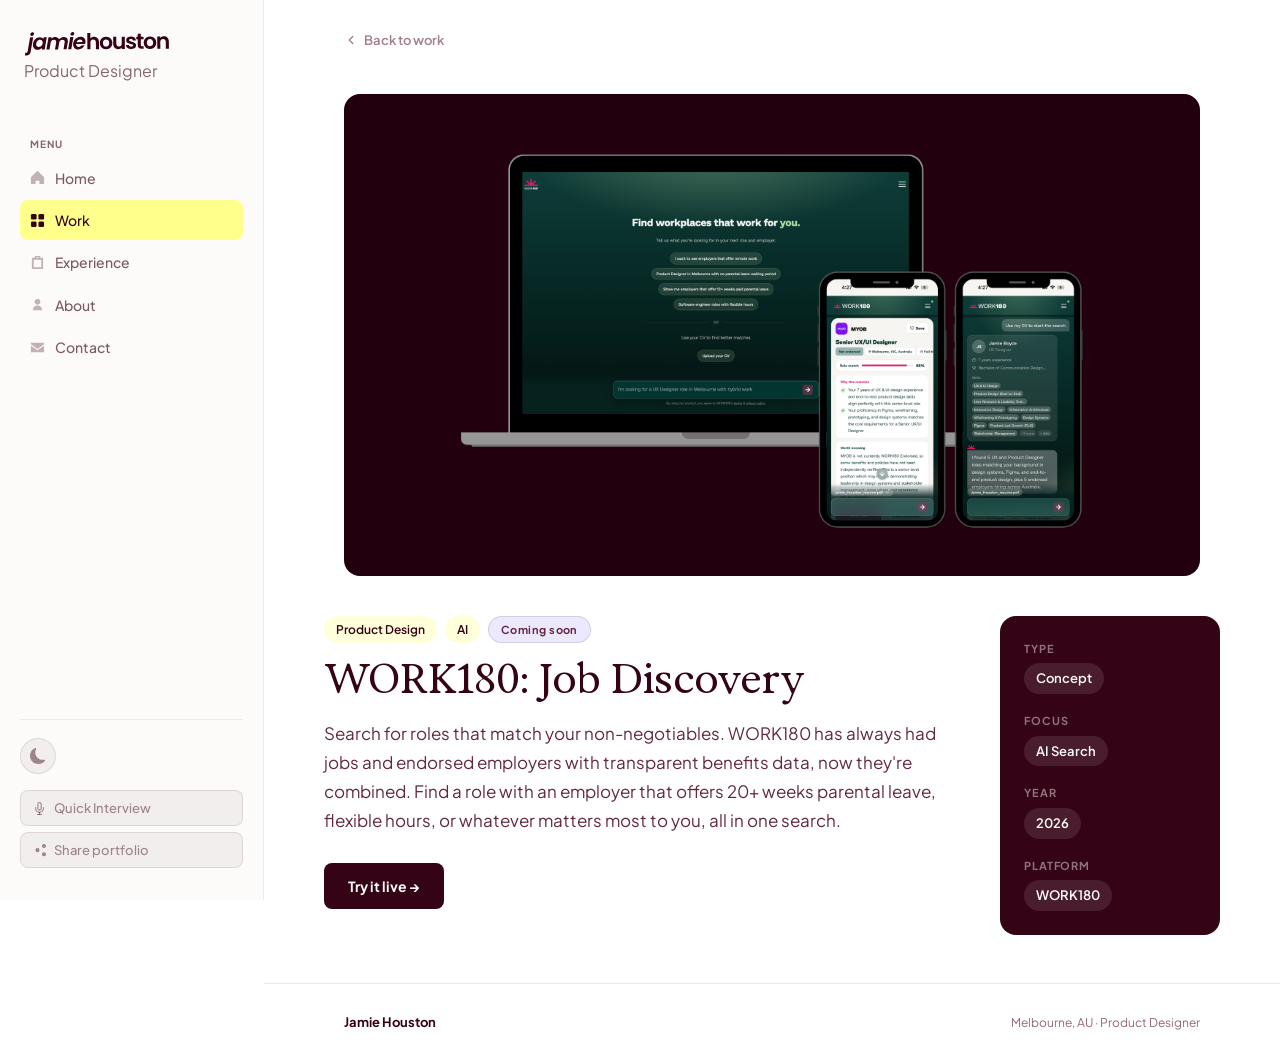
<file: project-ai-discovery.html>
<!DOCTYPE html>
<html lang="en">
<head>
  <meta charset="UTF-8">
  <meta name="viewport" content="width=device-width, initial-scale=1.0">
  <title>WORK180: Job Discovery — Jamie Houston</title>
  <link rel="icon" href="/favicon.svg" type="image/svg+xml">
  <link rel="apple-touch-icon" href="/apple-touch-icon.png">
  <style>
    @import url('https://fonts.googleapis.com/css2?family=Plus+Jakarta+Sans:ital,wght@0,400;0,500;0,600;0,700;1,400&display=swap');
    @font-face{font-family:'Exposure';src:url('ExposureTrialVAR.ttf') format('truetype-variations');font-weight:100 900;font-style:normal;font-display:swap;}@font-face{font-family:'Exposure';src:url('ExposureTrialVAR-Italic.ttf') format('truetype-variations');font-weight:100 900;font-style:italic;font-display:swap;}
    :root{--color-white-100:#ffffff;--color-egg-white-200:#fdfbf9;--color-egg-white-300:#efe9e3;--color-aubergine-100:#642940;--color-aubergine-200:#350316;--color-aubergine-300:#22000d;--color-lemon-100:#ffffda;--color-lemon-200:#ffff8c;--color-violet-100:#ece9ff;--color-violet-200:#c3baff;--font:'Plus Jakarta Sans',sans-serif;--sidebar-w:264px;--radius-sm:8px;--radius-md:12px;--radius-lg:16px;}
    *,*::before,*::after{box-sizing:border-box;margin:0;padding:0;}
    html{scroll-behavior:smooth;}
    body{font-family:var(--font);background:var(--color-white-100);color:var(--color-aubergine-200);line-height:1.6;-webkit-font-smoothing:antialiased;}
    a{color:inherit;}ul{list-style:none;}
    .layout{display:flex;min-height:100vh;}
    .main{margin-left:var(--sidebar-w);flex:1;padding:0;max-width:calc(100% - var(--sidebar-w));}
    .sidebar{width:var(--sidebar-w);background:var(--color-aubergine-300);position:fixed;top:0;left:0;height:100vh;display:flex;flex-direction:column;padding:32px 20px;overflow-y:auto;z-index:10;}
    .sidebar-identity{display:flex;align-items:center;gap:12px;margin-bottom:32px;padding:0 4px;text-decoration:none;}
    .avatar{width:42px;height:42px;border-radius:50%;flex-shrink:0;overflow:hidden;object-fit:cover;display:block;}
    .sidebar-name{color:var(--color-egg-white-200);font-weight:700;font-size:14px;line-height:1.2;}
    .sidebar-role{color:rgba(255,251,247,0.55);font-size:16px;font-family:'Plus Jakarta Sans',sans-serif;margin-top:2px;}
    .available-badge{display:flex;align-items:center;gap:6px;background:rgba(255,255,139,0.08);border:1px solid rgba(255,255,139,0.18);border-radius:var(--radius-sm);padding:7px 10px;margin-bottom:20px;font-size:12px;color:var(--color-lemon-200);font-weight:500;}
    .available-dot{width:6px;height:6px;background:var(--color-lemon-200);border-radius:50%;flex-shrink:0;animation:pulse 2.2s ease-in-out infinite;}
    @keyframes pulse{0%,100%{opacity:1;}50%{opacity:0.35;}}
    .sidebar-nav{display:flex;flex-direction:column;gap:2px;flex:1;}
    .nav-label{color:rgba(255,251,247,0.5);font-size:10px;font-weight:700;text-transform:uppercase;letter-spacing:0.1em;padding:0 10px;margin-top:20px;margin-bottom:4px;}
    .nav-link{display:flex;align-items:center;gap:10px;padding:9px 10px;border-radius:var(--radius-sm);color:rgba(255,251,247,0.5);text-decoration:none;font-size:14px;font-weight:500;transition:background 0.14s ease,color 0.14s ease;}
    .nav-link svg{flex-shrink:0;opacity:0.6;transition:opacity 0.14s;}
    .nav-link:hover{background:rgba(255,255,255,0.06);color:var(--color-egg-white-200);}
    .nav-link:hover svg{opacity:1;}
    .nav-link.active{background:rgba(255,255,139,0.1);color:var(--color-lemon-200);}
    .nav-link.active svg{opacity:1;}
    .sidebar-footer{margin-top:auto;padding-top:18px;border-top:1px solid rgba(255,255,255,0.06);display:flex;flex-direction:column;gap:6px;}
    .share-btn{display:flex;align-items:center;gap:8px;width:100%;background:rgba(255,255,255,0.06);border:1px solid rgba(255,255,255,0.1);border-radius:var(--radius-sm);padding:9px 12px;color:rgba(255,251,247,0.5);font-family:var(--font);font-size:13px;font-weight:500;cursor:pointer;transition:background 0.14s,color 0.14s;}
    .share-btn:hover{background:rgba(255,255,255,0.1);color:var(--color-egg-white-200);}
    .theme-toggle{width:36px;height:36px;border-radius:50%;background:rgba(255,255,255,0.06);border:1px solid rgba(255,255,255,0.1);color:rgba(255,251,247,0.5);display:flex;align-items:center;justify-content:center;cursor:pointer;transition:background 0.14s,color 0.14s;margin-bottom:10px;flex-shrink:0;}
    .theme-toggle:hover{background:rgba(255,255,255,0.12);color:var(--color-egg-white-200);}
    html:not(.dark) .sidebar{background:var(--color-egg-white-200);border-right:1px solid rgba(53,3,22,0.07);}
    html:not(.dark) .sidebar-name{color:#350316;}
    .sidebar-logo{height:24px;width:auto;display:block;}
    .mobile-topbar-logo{height:25px;width:auto;display:block;}
    html.dark .sidebar-logo,html.dark .mobile-topbar-logo{filter:brightness(0) invert(1);}
    html:not(.dark) .sidebar-role{color:rgba(53,3,22,0.6);}
    html:not(.dark) .available-badge{background:rgba(53,3,22,0.04);border-color:rgba(53,3,22,0.1);color:#350316;}
    html:not(.dark) .nav-label{color:rgba(53,3,22,0.6);}
    html:not(.dark) .nav-link{color:rgba(53,3,22,0.65);}
    html:not(.dark) .nav-link svg{opacity:0.45;}
    html:not(.dark) .nav-link:hover{background:rgba(53,3,22,0.05);color:#350316;}
    html:not(.dark) .nav-link:hover svg,html:not(.dark) .nav-link.active svg{opacity:1;}
    html:not(.dark) .nav-link.active{background:var(--color-lemon-200);color:#350316;}
    html:not(.dark) .sidebar-footer{border-top-color:rgba(53,3,22,0.07);}
    html:not(.dark) .share-btn{background:rgba(53,3,22,0.05);border-color:rgba(53,3,22,0.1);color:rgba(53,3,22,0.45);}
    html:not(.dark) .share-btn:hover{background:rgba(53,3,22,0.08);color:#350316;}
    html:not(.dark) .theme-toggle{background:rgba(53,3,22,0.05);border-color:rgba(53,3,22,0.1);color:rgba(53,3,22,0.45);}
    html.dark .sidebar{background:#350316;border-right:1px solid rgba(255,255,255,0.05);}
    html.dark body{background:var(--color-aubergine-300);color:var(--color-egg-white-200);}
    html.dark h1,html.dark h2,html.dark h3{color:var(--color-egg-white-200);}
    html.dark .cs-title{color:var(--color-egg-white-200);}
    html.dark .cs-subtitle{color:rgba(255,251,247,0.7);}
    html.dark .cs-back{color:rgba(255,251,247,0.5);}
    html.dark .cs-back:hover{color:var(--color-egg-white-200);}
    html.dark .site-footer{border-top-color:rgba(255,255,255,0.08);}
    html.dark .footer-name{color:var(--color-egg-white-200);}
    html.dark .footer-meta{color:rgba(255,251,247,0.55);}
    html.dark .cs-tag{background:rgba(255,255,139,0.14);color:var(--color-egg-white-200);}
    html.dark .coming-soon-badge{background:rgba(255,255,139,0.14);color:var(--color-lemon-200);border-color:rgba(255,255,139,0.2);}
    html.dark .cs-meta-card{background:rgba(255,255,255,0.06);border:1px solid rgba(255,255,255,0.08);}
    html.dark .cs-meta-label{color:rgba(255,251,247,0.45);}
    html.dark .cs-meta-pill{background:rgba(255,255,255,0.08);color:var(--color-egg-white-200);}
    .cs-topbar{padding:28px 60px 0;}
    .cs-back{display:inline-flex;align-items:center;gap:6px;font-size:13px;font-weight:600;color:var(--color-aubergine-100);text-decoration:none;opacity:0.6;transition:opacity 0.14s,color 0.14s;}
    .cs-back:hover{opacity:1;color:var(--color-aubergine-200);}
    .cs-hero{padding:40px 60px 0;}
    .cs-hero-cover{width:100%;height:auto;display:block;border-radius:var(--radius-lg);margin-bottom:40px;}
    .cs-intro-block{display:grid;grid-template-columns:1fr 220px;gap:40px;padding:0 60px 48px;align-items:start;}
    .cs-tags{display:flex;gap:8px;flex-wrap:wrap;margin-bottom:12px;align-items:center;}
    .cs-tag{display:inline-block;background:var(--color-lemon-100);color:var(--color-aubergine-200);font-size:12px;font-weight:600;padding:4px 12px;border-radius:100px;}
    .coming-soon-badge{display:inline-block;background:var(--color-violet-100);color:var(--color-aubergine-100);font-size:11px;font-weight:700;padding:4px 12px;border-radius:100px;letter-spacing:0.04em;border:1px solid rgba(53,3,22,0.12);}
    .cs-title{font-size:40px;font-weight:700;line-height:1.2;color:var(--color-aubergine-200);margin-bottom:16px;font-family:'Exposure',sans-serif;}
    .cs-subtitle{font-size:17px;color:var(--color-aubergine-100);line-height:1.7;margin-bottom:28px;}
    .proto-btn{display:inline-flex;align-items:center;gap:8px;background:var(--color-aubergine-200);color:var(--color-egg-white-200);font-family:var(--font);font-size:14px;font-weight:700;padding:12px 24px;border-radius:var(--radius-sm);text-decoration:none;transition:opacity 0.14s,transform 0.14s;}
    .proto-btn:hover{opacity:0.88;transform:translateY(-2px);}
    html.dark .proto-btn{background:var(--color-egg-white-200);color:var(--color-aubergine-200);}
    .cs-meta-card{background:var(--color-aubergine-200);border-radius:var(--radius-lg);padding:24px;display:flex;flex-direction:column;gap:18px;}
    .cs-meta-item{display:flex;flex-direction:column;gap:6px;}
    .cs-meta-label{font-size:11px;font-weight:700;text-transform:uppercase;letter-spacing:0.08em;color:rgba(255,251,247,0.45);}
    .cs-meta-pill{display:inline-flex;background:rgba(255,255,255,0.1);border-radius:100px;padding:5px 12px;font-size:13px;font-weight:600;color:var(--color-egg-white-200);width:fit-content;}
    .site-footer{border-top:1px solid var(--color-egg-white-300);padding:28px 60px;display:flex;align-items:center;justify-content:space-between;}
    .footer-name{font-size:13px;font-weight:700;color:var(--color-aubergine-200);}
    .footer-meta{font-size:12px;color:rgba(100,41,64,0.7);}
    .sidebar{transition:transform 0.3s ease;}
    @media(min-width:769px){.mobile-topbar{display:none;}}
    .mobile-topbar{position:fixed;top:0;left:0;right:0;z-index:35;height:56px;padding:0 20px;align-items:center;justify-content:space-between;background:var(--color-egg-white-200);border-bottom:1px solid var(--color-egg-white-300);}
    .mobile-topbar-name{font-size:14px;font-weight:700;color:var(--color-aubergine-200);}
    .mobile-topbar-actions{display:flex;align-items:center;gap:8px;}
    .mobile-topbar-actions .theme-toggle{margin-bottom:0;}
    .hamburger-btn{width:36px;height:36px;border-radius:var(--radius-sm);background:transparent;border:1px solid rgba(53,3,22,0.15);color:var(--color-aubergine-200);display:flex;align-items:center;justify-content:center;cursor:pointer;transition:background 0.14s;}
    .hamburger-btn:hover{background:rgba(53,3,22,0.06);}
    .mobile-overlay{display:none;position:fixed;inset:0;background:rgba(34,0,13,0.45);z-index:25;}
    html.dark .mobile-topbar{background:var(--color-aubergine-300);border-bottom-color:rgba(255,255,255,0.07);}
    html.dark .mobile-topbar-name{color:var(--color-egg-white-200);}
    html.dark .hamburger-btn{border-color:rgba(255,255,255,0.15);color:var(--color-egg-white-200);}
    html.dark .hamburger-btn:hover{background:rgba(255,255,255,0.08);}
    @media(max-width:768px){
      .mobile-topbar{display:flex;}
      .sidebar{transform:translateX(-100%);width:280px;height:100vh;top:0;left:0;flex-direction:column;padding:32px 20px;overflow-y:auto;padding-top:72px;z-index:30;}
      .sidebar.open{transform:translateX(0);}
      .sidebar .sidebar-identity{display:none;}
      .mobile-overlay.open{display:block;}
      .main{margin-left:0;max-width:100%;padding-top:76px;}
      .cs-topbar,.cs-hero,.site-footer{padding-left:20px;padding-right:20px;}
      .cs-intro-block{grid-template-columns:1fr;padding:0 20px 32px;}
      .cs-title{font-size:26px;}
    }
    @media(min-width:1280px){.cs-topbar,.cs-hero,.site-footer{padding-left:80px;padding-right:80px;}}
  </style>
</head>
<body>
<div class="layout">
  <div class="mobile-topbar">
    <img src="images/jamie-houston-logo.svg?v=2" class="mobile-topbar-logo" alt="Jamie Houston">
    <div class="mobile-topbar-actions">
      <button class="theme-toggle" onclick="toggleTheme()" title="Toggle theme"></button>
      <button class="hamburger-btn" onclick="toggleMobileMenu()"><svg width="18" height="14" viewBox="0 0 18 14" fill="currentColor"><rect width="18" height="2" rx="1"/><rect y="6" width="18" height="2" rx="1"/><rect y="12" width="18" height="2" rx="1"/></svg></button>
    </div>
  </div>
  <div class="mobile-overlay" id="mobileOverlay" onclick="toggleMobileMenu()"></div>

  <aside class="sidebar">
    <a href="index.html" class="sidebar-identity"><div><img src="images/jamie-houston-logo.svg?v=2" class="sidebar-logo" alt="Jamie Houston"><div class="sidebar-role">Product Designer</div></div></a>
    <nav class="sidebar-nav">
      <span class="nav-label">Menu</span>
      <a href="index.html" class="nav-link"><svg width="15" height="15" viewBox="0 0 16 16" fill="currentColor"><path d="M8.354 1.146a.5.5 0 00-.708 0L1 7.793V14.5A.5.5 0 001.5 15h4a.5.5 0 00.5-.5v-3h4v3a.5.5 0 00.5.5h4a.5.5 0 00.5-.5V7.793L8.354 1.146z"/></svg><span>Home</span></a>
      <a href="work.html" class="nav-link active"><svg width="15" height="15" viewBox="0 0 16 16" fill="currentColor"><rect x="1" y="1" width="6" height="6" rx="1.5"/><rect x="9" y="1" width="6" height="6" rx="1.5"/><rect x="1" y="9" width="6" height="6" rx="1.5"/><rect x="9" y="9" width="6" height="6" rx="1.5"/></svg><span>Work</span></a>
      <a href="experience.html" class="nav-link"><svg width="15" height="15" viewBox="0 0 16 16" fill="currentColor"><path d="M6 1h4a1 1 0 011 1v1h2a1 1 0 011 1v10a1 1 0 01-1 1H3a1 1 0 01-1-1V4a1 1 0 011-1h2V2a1 1 0 011-1zm1 2h2V2H7v1zM4 5v8h8V5H4z"/></svg><span>Experience</span></a>
      <a href="about.html" class="nav-link"><svg width="15" height="15" viewBox="0 0 16 16" fill="currentColor"><path d="M8 8a3 3 0 100-6 3 3 0 000 6zm-5 6a5 5 0 1110 0H3z"/></svg><span>About</span></a>
      <a href="contact.html" class="nav-link"><svg width="15" height="15" viewBox="0 0 16 16" fill="currentColor"><path d="M1 3h14v1.5L8 9.5 1 4.5V3zm0 3l7 5 7-5V13H1V6z"/></svg><span>Contact</span></a>
    </nav>
    <div class="sidebar-footer">
      <button class="theme-toggle" id="themeToggle" onclick="toggleTheme()" title="Toggle light / dark mode"></button>
      <button class="share-btn" id="qiTrigger" onclick="toggleQI()">
        <svg width="13" height="13" viewBox="0 0 24 24" fill="none" stroke="currentColor" stroke-width="2" stroke-linecap="round" stroke-linejoin="round"><path d="M12 1a3 3 0 0 0-3 3v8a3 3 0 0 0 6 0V4a3 3 0 0 0-3-3z"/><path d="M19 10v2a7 7 0 0 1-14 0v-2"/><line x1="12" y1="19" x2="12" y2="23"/><line x1="8" y1="23" x2="16" y2="23"/></svg>
        Quick Interview
      </button>
      <button class="share-btn" onclick="sharePortfolio(this)"><svg width="13" height="13" viewBox="0 0 16 16" fill="currentColor"><path d="M11 2.5a2.5 2.5 0 115 0 2.5 2.5 0 01-5 0zm-8 5a2.5 2.5 0 115 0 2.5 2.5 0 01-5 0zm8 5a2.5 2.5 0 115 0 2.5 2.5 0 01-5 0zm-7.4-4.7l4.8 2.8m0-5.6L3.6 7.8"/></svg>Share portfolio</button>
    </div>
  </aside>

  <main class="main">
    <div class="cs-topbar"><a href="work.html" class="cs-back"><svg width="14" height="14" viewBox="0 0 16 16" fill="currentColor"><path d="M10 4l-4 4 4 4" stroke="currentColor" stroke-width="1.5" stroke-linecap="round" stroke-linejoin="round" fill="none"/></svg>Back to work</a></div>
    <div class="cs-hero">
      <img class="cs-hero-cover" src="images/W80-AI-Discovery-hero.png" alt="WORK180: Job Discovery">
    </div>
    <div class="cs-intro-block">
      <div class="cs-intro-text">
        <div class="cs-tags">
          <span class="cs-tag">Product Design</span>
          <span class="cs-tag">AI</span>
          <span class="coming-soon-badge">Coming soon</span>
        </div>
        <h1 class="cs-title">WORK180: Job Discovery</h1>
        <p class="cs-subtitle">Search for roles that match your non-negotiables. WORK180 has always had jobs and endorsed employers with transparent benefits data, now they're combined. Find a role with an employer that offers 20+ weeks parental leave, flexible hours, or whatever matters most to you, all in one search.</p>
        <a href="https://work180.com/en-au/chat" target="_blank" rel="noopener" class="proto-btn">Try it live →</a>
      </div>
      <div class="cs-meta-card">
        <div class="cs-meta-item"><span class="cs-meta-label">Type</span><span class="cs-meta-pill">Concept</span></div>
        <div class="cs-meta-item"><span class="cs-meta-label">Focus</span><span class="cs-meta-pill">AI Search</span></div>
        <div class="cs-meta-item"><span class="cs-meta-label">Year</span><span class="cs-meta-pill">2026</span></div>
        <div class="cs-meta-item"><span class="cs-meta-label">Platform</span><span class="cs-meta-pill">WORK180</span></div>
      </div>
    </div>
    <footer class="site-footer"><span class="footer-name">Jamie Houston</span><span class="footer-meta">Melbourne, AU · Product Designer</span></footer>
  </main>
</div>
<script>
  const THEME_KEY='theme';
  const SUN=`<svg width="16" height="16" viewBox="0 0 16 16" fill="currentColor"><path d="M8 11a3 3 0 100-6 3 3 0 000 6zm0 1a4 4 0 100-8 4 4 0 000 8zM8 0a.5.5 0 01.5.5v2a.5.5 0 01-1 0v-2A.5.5 0 018 0zm0 13a.5.5 0 01.5.5v2a.5.5 0 01-1 0v-2A.5.5 0 018 13zm8-5a.5.5 0 01-.5.5h-2a.5.5 0 010-1h2a.5.5 0 01.5.5zM3 8a.5.5 0 01-.5.5h-2a.5.5 0 010-1h2A.5.5 0 013 8zm9.657-5.657a.5.5 0 010 .707l-1.414 1.415a.5.5 0 11-.707-.708l1.414-1.414a.5.5 0 01.707 0zm-9.193 9.193a.5.5 0 010 .707L2.05 13.657a.5.5 0 01-.707-.707l1.414-1.414a.5.5 0 01.707 0zm9.193 2.121a.5.5 0 01-.707 0l-1.414-1.414a.5.5 0 01.707-.707l1.414 1.414a.5.5 0 010 .707zM4.464 4.465a.5.5 0 01-.707 0L2.343 3.05a.5.5 0 11.707-.707l1.414 1.414a.5.5 0 010 .707z"/></svg>`;
  const MOON=`<svg width="16" height="16" viewBox="0 0 16 16" fill="currentColor"><path d="M6 .278a.768.768 0 01.08.858 7.208 7.208 0 00-.878 3.46c0 4.021 3.278 7.277 7.318 7.277.527 0 1.04-.055 1.533-.16a.787.787 0 01.81.316.733.733 0 01-.031.893A8.349 8.349 0 018.344 16C3.734 16 0 12.286 0 7.71 0 4.266 2.114 1.312 5.124.06A.752.752 0 016 .278z"/></svg>`;
  function updateThemeIcon(){const isDark=document.documentElement.classList.contains('dark');document.querySelectorAll('.theme-toggle').forEach(btn=>btn.innerHTML=isDark?SUN:MOON);}
  function toggleMobileMenu(){document.querySelector('.sidebar').classList.toggle('open');document.getElementById('mobileOverlay').classList.toggle('open');}
  function toggleTheme(){const isDark=document.documentElement.classList.toggle('dark');localStorage.setItem(THEME_KEY,isDark?'dark':'light');updateThemeIcon();}
  (function(){const saved=localStorage.getItem(THEME_KEY);const prefersDark=window.matchMedia('(prefers-color-scheme: dark)').matches;if(saved==='dark'||(!saved&&prefersDark))document.documentElement.classList.add('dark');updateThemeIcon();})();
  function sharePortfolio(btn){const url=window.location.href;navigator.clipboard.writeText(url).then(()=>{const orig=btn.innerHTML;btn.innerHTML='Link copied!';setTimeout(()=>{btn.innerHTML=orig;},2500);}).catch(()=>{prompt('Copy this link:',url);});}
</script>


<!-- Quick Interview Panel -->
<style>
.qi-panel{position:fixed;left:calc(var(--sidebar-w,264px) + 12px);bottom:24px;width:370px;background:#ffffff;border-radius:16px;box-shadow:0 8px 48px rgba(53,3,22,0.18);z-index:999;overflow:hidden;transform:translateY(10px) scale(0.98);opacity:0;pointer-events:none;transition:transform 0.22s cubic-bezier(0.34,1.3,0.64,1),opacity 0.18s;}
.qi-panel.open{transform:translateY(0) scale(1);opacity:1;pointer-events:all;}
html.dark .qi-panel{background:#22000d;box-shadow:0 8px 48px rgba(0,0,0,0.4);}
.qi-header{display:flex;align-items:flex-start;justify-content:space-between;padding:20px 20px 16px;border-bottom:1px solid rgba(53,3,22,0.09);}
html.dark .qi-header{border-bottom-color:rgba(255,251,247,0.1);}
.qi-icon-wrap{width:30px;height:30px;background:#ece9ff;border-radius:8px;display:flex;align-items:center;justify-content:center;margin-bottom:8px;color:#350316;}
html.dark .qi-icon-wrap{background:rgba(195,186,255,0.15);color:#fffbf7;}
.qi-title{font-family:var(--font,'Plus Jakarta Sans',sans-serif);font-size:16px;font-weight:700;color:#350316;}
html.dark .qi-title{color:#fffbf7;}
.qi-subtitle{font-family:var(--font,'Plus Jakarta Sans',sans-serif);font-size:12px;color:#642940;margin-top:3px;line-height:1.45;}
html.dark .qi-subtitle{color:rgba(255,251,247,0.6);}
.qi-close{background:none;border:none;cursor:pointer;font-size:22px;line-height:1;color:#642940;padding:2px 4px;flex-shrink:0;margin-top:-2px;}
html.dark .qi-close{color:rgba(255,251,247,0.6);}
.qi-close:hover{color:#350316;}
html.dark .qi-close:hover{color:#fffbf7;}
.qi-questions{max-height:340px;overflow-y:auto;}
.qi-item{border-bottom:1px solid rgba(53,3,22,0.07);}
html.dark .qi-item{border-bottom-color:rgba(255,251,247,0.08);}
.qi-item:last-child{border-bottom:none;}
.qi-q{width:100%;display:flex;align-items:center;justify-content:space-between;gap:12px;padding:14px 20px;background:none;border:none;cursor:pointer;font-family:var(--font,'Plus Jakarta Sans',sans-serif);font-size:14px;font-weight:600;color:#350316;text-align:left;transition:background 0.12s;}
html.dark .qi-q{color:#fffbf7;}
.qi-q:hover{background:#ece9ff;}
html.dark .qi-q:hover{background:rgba(195,186,255,0.12);}
.qi-q.active{background:#ece9ff;}
html.dark .qi-q.active{background:rgba(195,186,255,0.12);}
.qi-qicon{width:24px;height:24px;border-radius:50%;display:flex;align-items:center;justify-content:center;font-size:15px;flex-shrink:0;transition:background 0.12s,color 0.12s;line-height:0;}.qi-qicon svg{display:block;}.qi-qicon.plus .qi-i-cross{display:none;}.qi-qicon.cross .qi-i-plus{display:none;}
.qi-qicon.plus{border:1.5px solid rgba(53,3,22,0.18);color:#642940;}
html.dark .qi-qicon.plus{border-color:rgba(255,251,247,0.2);color:rgba(255,251,247,0.5);}
.qi-qicon.cross{background:#350316;color:#fffbf7;border:none;}
html.dark .qi-qicon.cross{background:#fffbf7;color:#350316;}
.qi-a{display:none;padding:2px 20px 16px;font-family:var(--font,'Plus Jakarta Sans',sans-serif);font-size:13px;line-height:1.65;color:#350316;}
html.dark .qi-a{color:rgba(255,251,247,0.85);}
.qi-a p+p{margin-top:10px;}
.qi-cta{display:inline-flex;align-items:center;gap:6px;margin-top:14px;background:#350316;color:#fffbf7;font-family:var(--font,'Plus Jakarta Sans',sans-serif);font-size:13px;font-weight:700;padding:8px 18px;border-radius:100px;text-decoration:none;transition:opacity 0.14s;}
html.dark .qi-cta{background:#fffbf7;color:#350316;}
.qi-cta:hover{opacity:0.85;}
.qi-footer{padding:11px 20px;border-top:1px solid rgba(53,3,22,0.08);font-family:var(--font,'Plus Jakarta Sans',sans-serif);font-size:11px;font-weight:700;letter-spacing:0.07em;color:#642940;display:flex;align-items:center;gap:8px;}
html.dark .qi-footer{border-top-color:rgba(255,251,247,0.08);color:rgba(255,251,247,0.45);}
.qi-dots{display:flex;gap:4px;align-items:center;}
.qi-dot{width:5px;height:5px;border-radius:50%;background:#c3baff;}
.qi-dot:first-child{background:#350316;}
html.dark .qi-dot:first-child{background:#fffbf7;}
@media(max-width:768px){.qi-panel{left:16px;right:16px;width:auto;bottom:76px;}}
</style>
<div class="qi-panel" id="qiPanel">
  <div class="qi-header">
    <div>
      <div class="qi-icon-wrap"><svg width="15" height="15" viewBox="0 0 24 24" fill="none" stroke="currentColor" stroke-width="2" stroke-linecap="round" stroke-linejoin="round"><path d="M12 1a3 3 0 0 0-3 3v8a3 3 0 0 0 6 0V4a3 3 0 0 0-3-3z"/><path d="M19 10v2a7 7 0 0 1-14 0v-2"/><line x1="12" y1="19" x2="12" y2="23"/><line x1="8" y1="23" x2="16" y2="23"/></svg></div>
      <div class="qi-title">Quick Interview</div>
      <div class="qi-subtitle">Common questions recruiters ask.<br>Click any to see my answers instantly.</div>
    </div>
    <button class="qi-close" onclick="toggleQI()">−</button>
  </div>
  <div class="qi-questions">
    <div class="qi-item">
      <button class="qi-q" onclick="toggleQ(this)">Tell me about yourself<span class="qi-qicon plus"><svg class="qi-i-plus" width="8" height="8" viewBox="0 0 10 10" fill="none" stroke="currentColor" stroke-width="2" stroke-linecap="round"><line x1="5" y1="1" x2="5" y2="9"/><line x1="1" y1="5" x2="9" y2="5"/></svg><svg class="qi-i-cross" width="8" height="8" viewBox="0 0 10 10" fill="none" stroke="currentColor" stroke-width="2" stroke-linecap="round"><line x1="1.5" y1="1.5" x2="8.5" y2="8.5"/><line x1="8.5" y1="1.5" x2="1.5" y2="8.5"/></svg></span></button>
      <div class="qi-a"><p>I'm a product designer with 10 years across freelance, in-house, and startup environments. My background spans product strategy, UX research, UI design, branding, and illustration so I can carry an idea from a whiteboard conversation all the way to a shipped, on-brand interface.</p><p>I'm currently a Product Designer at WORK180 in Melbourne, working end-to-end on the employer-facing platform from discovery and research through to delivery and iteration.</p></div>
    </div>
    <div class="qi-item">
      <button class="qi-q" onclick="toggleQ(this)">Why should we hire you?<span class="qi-qicon plus"><svg class="qi-i-plus" width="8" height="8" viewBox="0 0 10 10" fill="none" stroke="currentColor" stroke-width="2" stroke-linecap="round"><line x1="5" y1="1" x2="5" y2="9"/><line x1="1" y1="5" x2="9" y2="5"/></svg><svg class="qi-i-cross" width="8" height="8" viewBox="0 0 10 10" fill="none" stroke="currentColor" stroke-width="2" stroke-linecap="round"><line x1="1.5" y1="1.5" x2="8.5" y2="8.5"/><line x1="8.5" y1="1.5" x2="1.5" y2="8.5"/></svg></span></button>
      <div class="qi-a"><p>Because I don't just design screens I think about outcomes. I started in visual and brand design, which means I care deeply about craft and polish. I grew into UX and product, which means I care about whether it actually works for people and moves the business.</p><p>I'm also fluent with AI-enabled workflows and front-end enough to communicate precisely with engineers. I move fast without dropping quality, and I thrive in teams where design and engineering are genuinely collaborative.</p></div>
    </div>
    <div class="qi-item">
      <button class="qi-q" onclick="toggleQ(this)">Explain your design process<span class="qi-qicon plus"><svg class="qi-i-plus" width="8" height="8" viewBox="0 0 10 10" fill="none" stroke="currentColor" stroke-width="2" stroke-linecap="round"><line x1="5" y1="1" x2="5" y2="9"/><line x1="1" y1="5" x2="9" y2="5"/></svg><svg class="qi-i-cross" width="8" height="8" viewBox="0 0 10 10" fill="none" stroke="currentColor" stroke-width="2" stroke-linecap="round"><line x1="1.5" y1="1.5" x2="8.5" y2="8.5"/><line x1="8.5" y1="1.5" x2="1.5" y2="8.5"/></svg></span></button>
      <div class="qi-a"><p>Discovery first I want to understand the problem, the users, and the constraints before I sketch a single screen. That means research, stakeholder conversations, and auditing what already exists.</p><p>Then I move fast in low-fidelity: flows, rough wireframes, quick prototypes for testing. High-fidelity comes after we've validated the approach, not before. And I stay involved post-launch data and user feedback inform the next iteration.</p></div>
    </div>
    <div class="qi-item">
      <button class="qi-q" onclick="toggleQ(this)">How do you work with developers?<span class="qi-qicon plus"><svg class="qi-i-plus" width="8" height="8" viewBox="0 0 10 10" fill="none" stroke="currentColor" stroke-width="2" stroke-linecap="round"><line x1="5" y1="1" x2="5" y2="9"/><line x1="1" y1="5" x2="9" y2="5"/></svg><svg class="qi-i-cross" width="8" height="8" viewBox="0 0 10 10" fill="none" stroke="currentColor" stroke-width="2" stroke-linecap="round"><line x1="1.5" y1="1.5" x2="8.5" y2="8.5"/><line x1="8.5" y1="1.5" x2="1.5" y2="8.5"/></svg></span></button>
      <div class="qi-a"><p>As a partner, not a handoff machine. I try to involve engineers early ideally in problem framing so they're invested in the solution, not just implementing a spec.</p><p>I'm comfortable reviewing implementations for design fidelity and adjusting specs when engineering constraints make something impractical. I'd rather ship something slightly simpler and well-built than something pixel-perfect and brittle.</p></div>
    </div>
    <div class="qi-item">
      <button class="qi-q" onclick="toggleQ(this)">Describe a challenging project<span class="qi-qicon plus"><svg class="qi-i-plus" width="8" height="8" viewBox="0 0 10 10" fill="none" stroke="currentColor" stroke-width="2" stroke-linecap="round"><line x1="5" y1="1" x2="5" y2="9"/><line x1="1" y1="5" x2="9" y2="5"/></svg><svg class="qi-i-cross" width="8" height="8" viewBox="0 0 10 10" fill="none" stroke="currentColor" stroke-width="2" stroke-linecap="round"><line x1="1.5" y1="1.5" x2="8.5" y2="8.5"/><line x1="8.5" y1="1.5" x2="1.5" y2="8.5"/></svg></span></button>
      <div class="qi-a"><p><strong>The challenge</strong><br>We identified an opportunity to help young people find the right apprenticeship path with full transparency, while giving employers a way to manage applications on the other side. The tricky part was that it's a two-sided product with very different user needs, and we jumped straight into it as an experiment with almost no runway. I had a week to show a working prototype to a potential client, starting from scratch.</p><p><strong>What I did</strong><br>I ran discovery and scoped the project myself, mapping out both sides of the experience simultaneously. I had to make fast, pragmatic calls about what to explore and what to park, and built the prototype end-to-end to get something tangible in front of stakeholders quickly.</p><p><strong>How it evolved</strong><br>The whole process has been learning while building, taking feedback from research and changing direction based on what we found rather than following a fixed plan. That's been the real design challenge: staying structured enough to make progress while staying loose enough to respond to what we learn.</p><p><strong>Where it landed</strong><br>We're currently in validation with some strong early signals. It hasn't shipped yet but the process itself validated a lot of our assumptions about what both sides of the market actually need.</p></div>
    </div>
    <div class="qi-item">
      <button class="qi-q" onclick="toggleQ(this)">What makes you different?<span class="qi-qicon plus"><svg class="qi-i-plus" width="8" height="8" viewBox="0 0 10 10" fill="none" stroke="currentColor" stroke-width="2" stroke-linecap="round"><line x1="5" y1="1" x2="5" y2="9"/><line x1="1" y1="5" x2="9" y2="5"/></svg><svg class="qi-i-cross" width="8" height="8" viewBox="0 0 10 10" fill="none" stroke="currentColor" stroke-width="2" stroke-linecap="round"><line x1="1.5" y1="1.5" x2="8.5" y2="8.5"/><line x1="8.5" y1="1.5" x2="1.5" y2="8.5"/></svg></span></button>
      <div class="qi-a"><p>Range, and where I sit between disciplines. I started in visual and brand design, so I have a strong eye for typography, layout, and polish but I grew into UX, design systems, and front-end, so I can carry an idea from a stakeholder conversation all the way to a built, accessible, on-brand interface.</p><p>That blend matters for work that lives between marketing, communications, and product. I'm also a systems thinker who still sweats the pixels.</p></div>
    </div>
  </div>
</div>
<script>
function toggleQI(){document.getElementById('qiPanel').classList.toggle('open');}
function toggleQ(btn){
  var a=btn.nextElementSibling;
  var isOpen=a.style.display==='block';
  document.querySelectorAll('.qi-a').forEach(function(x){x.style.display='none';});
  document.querySelectorAll('.qi-q').forEach(function(q){q.classList.remove('active');var ic=q.querySelector('.qi-qicon');if(ic){ic.className='qi-qicon plus';}});
  if(!isOpen){a.style.display='block';btn.classList.add('active');var ic=btn.querySelector('.qi-qicon');if(ic){ic.className='qi-qicon cross';}}
}
document.addEventListener('click',function(e){
  var panel=document.getElementById('qiPanel');
  var trigger=document.getElementById('qiTrigger');
  if(panel&&panel.classList.contains('open')&&!panel.contains(e.target)&&trigger&&!trigger.contains(e.target)){panel.classList.remove('open');}
});
</script>
</body>
</html>
</file>
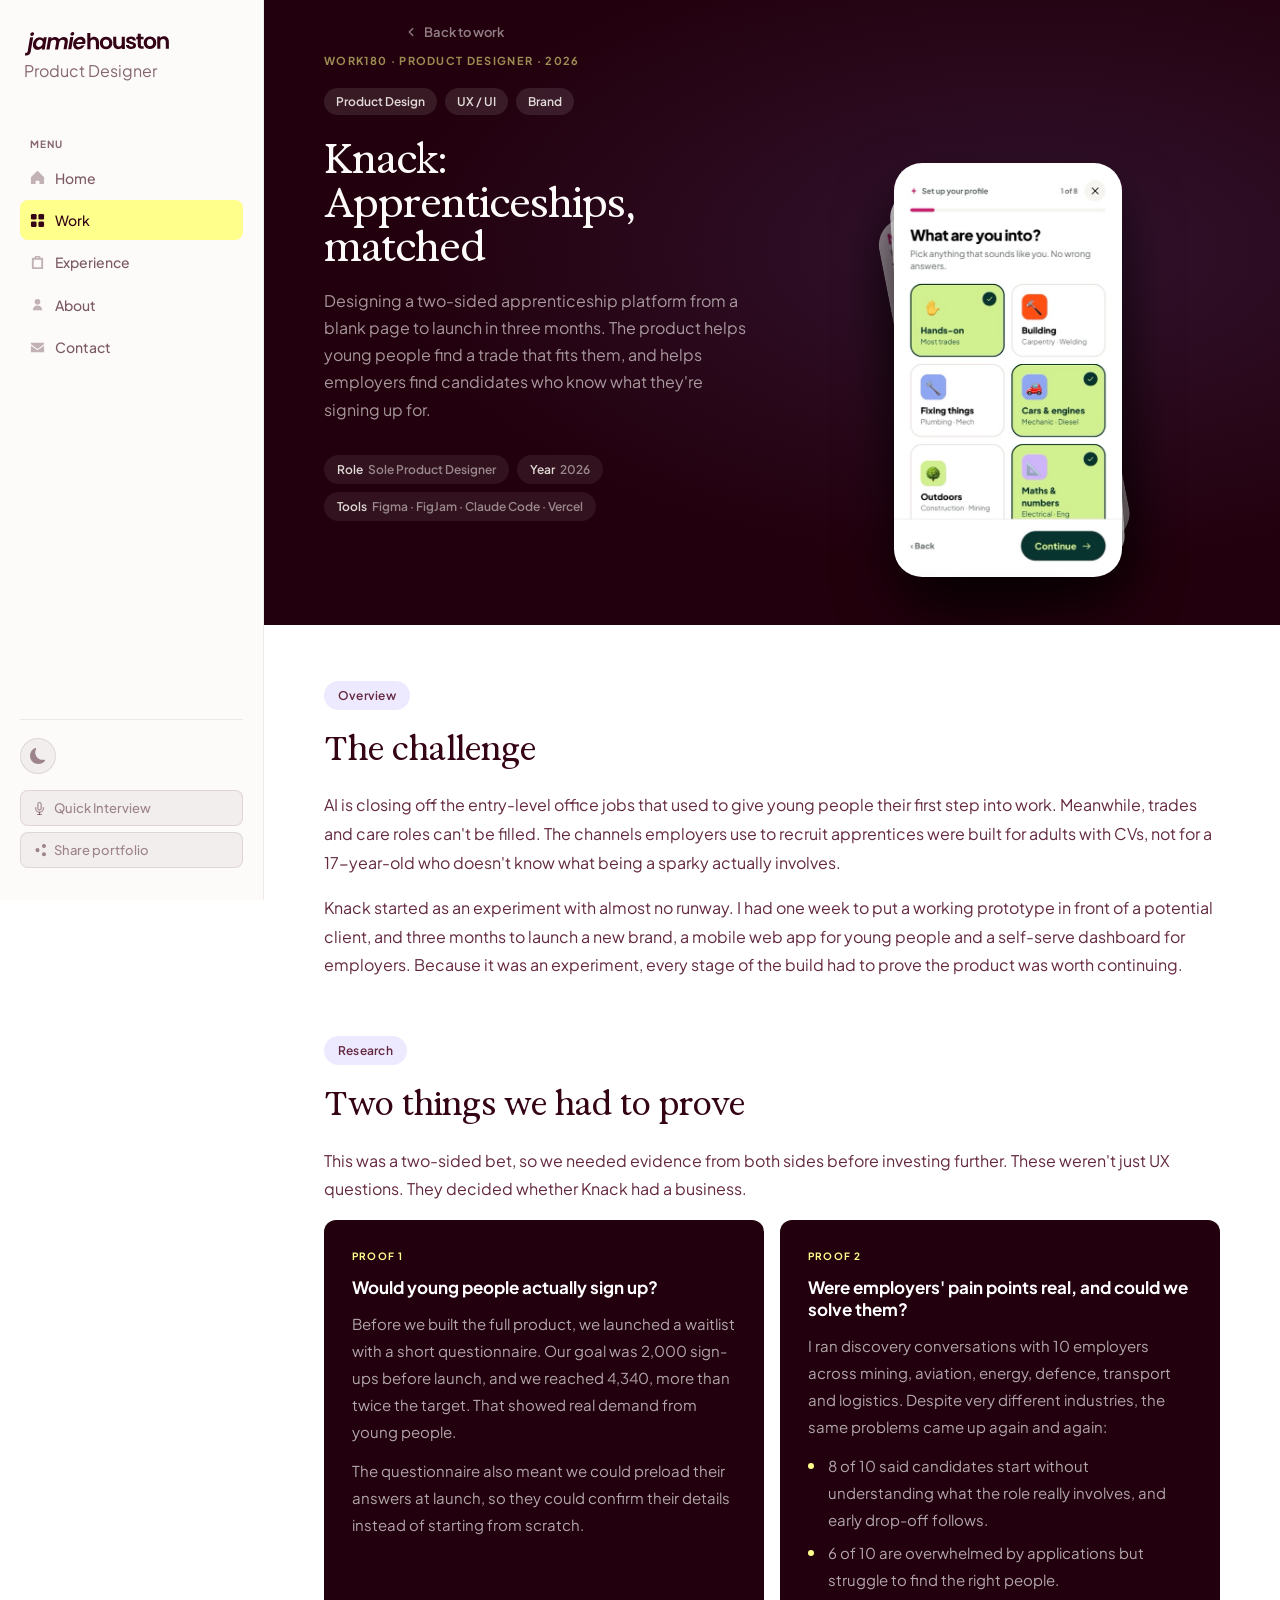
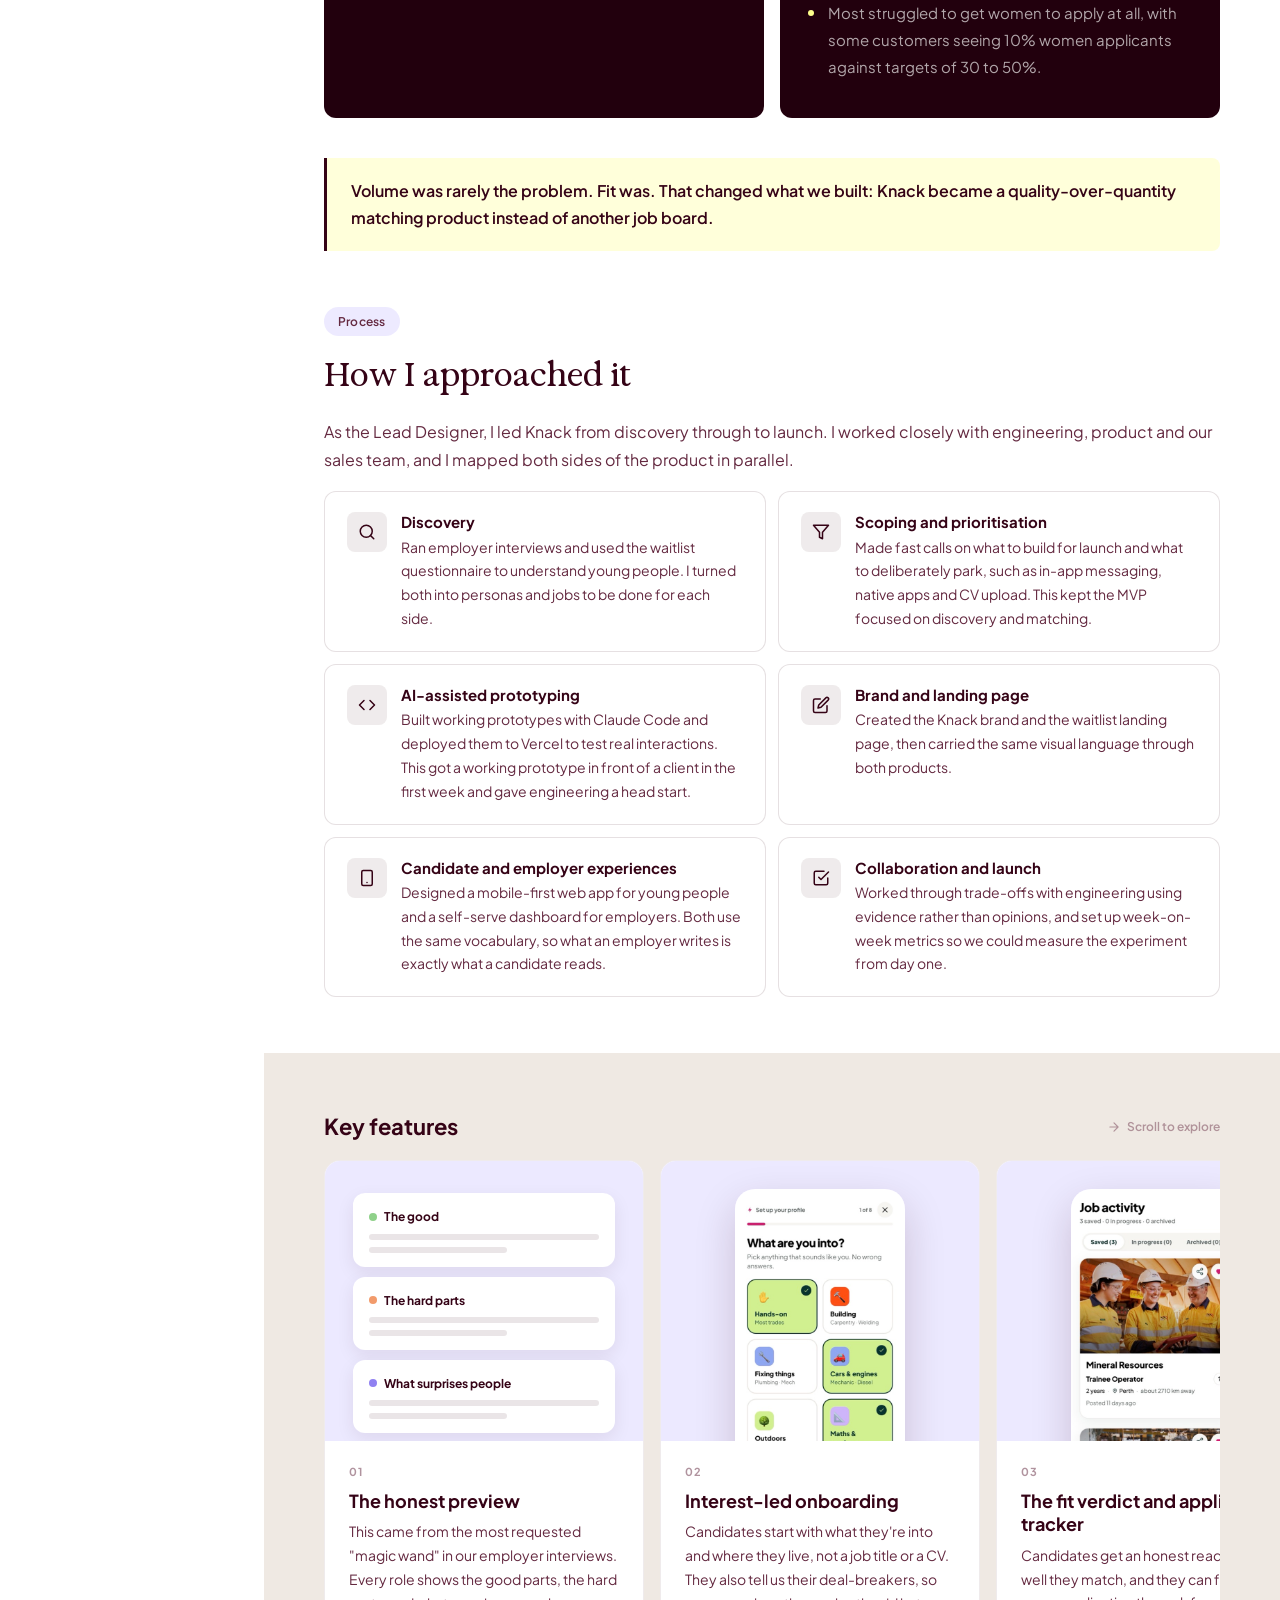
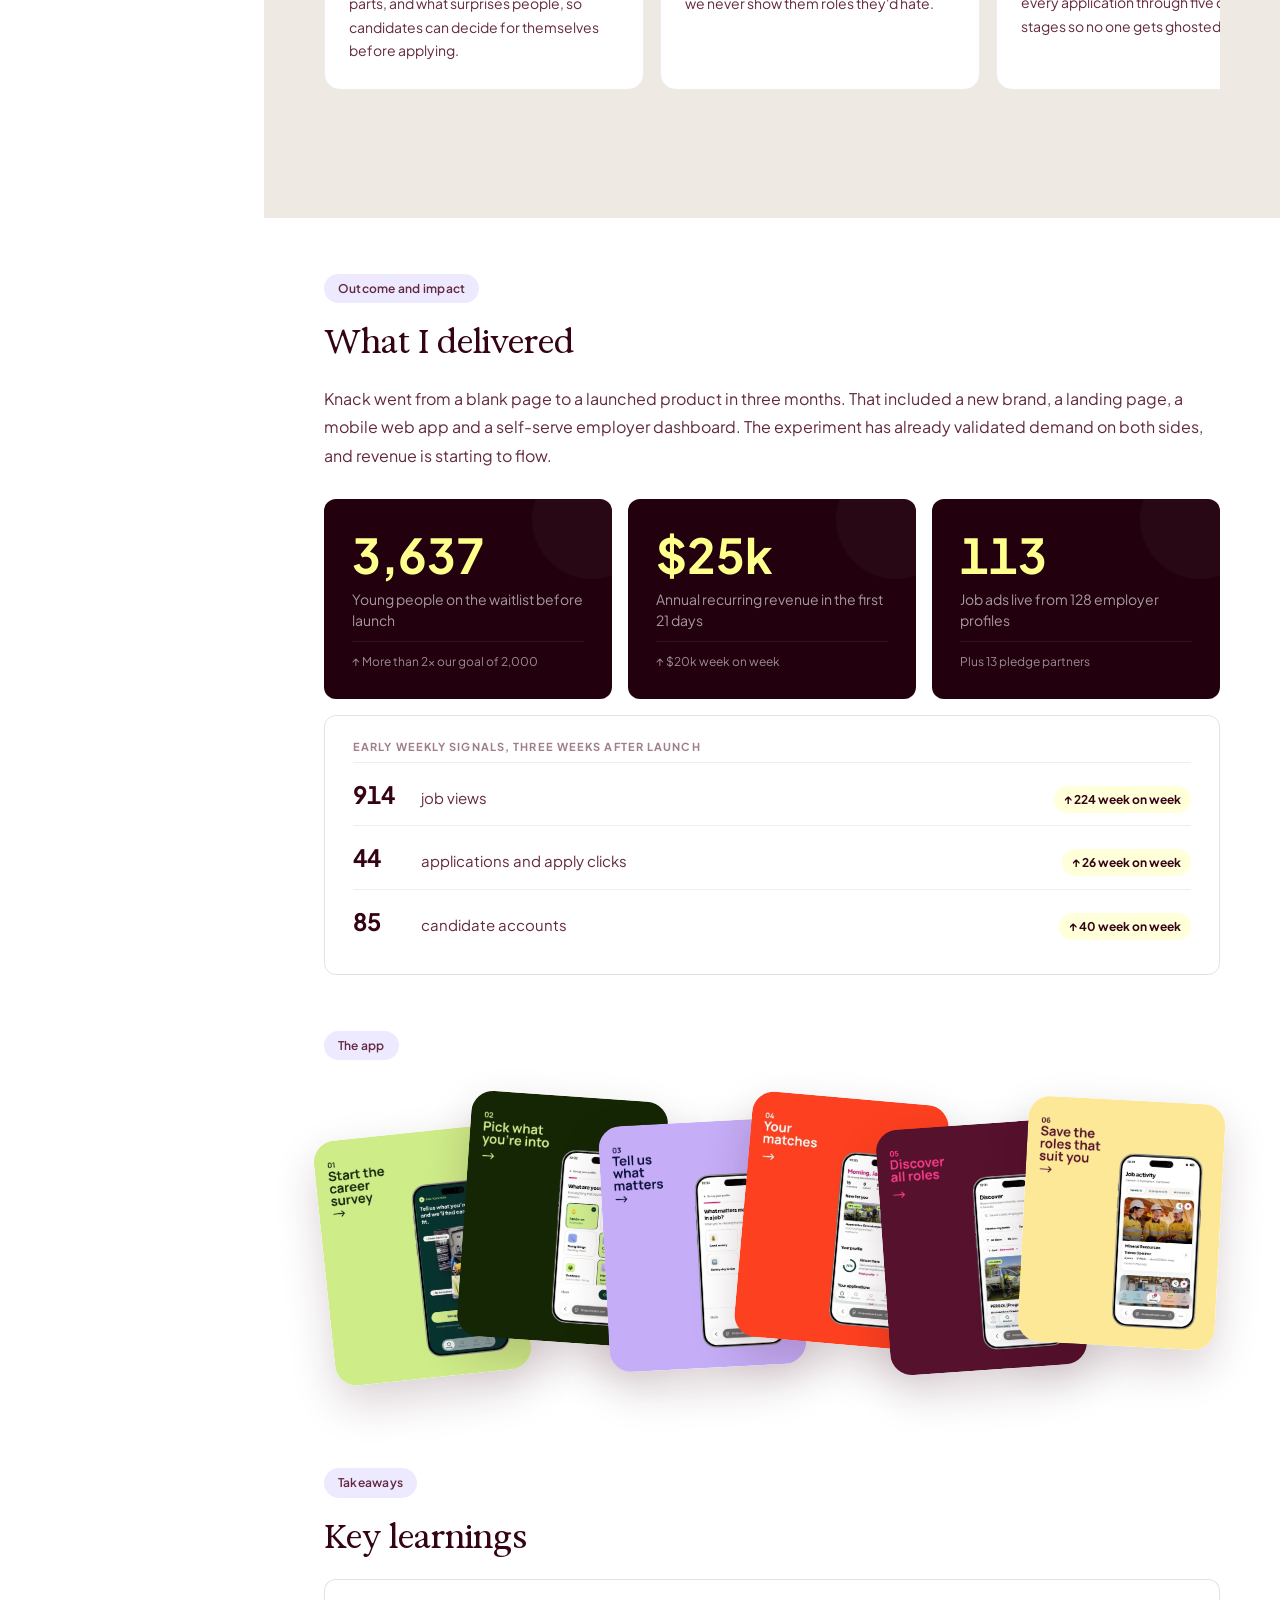
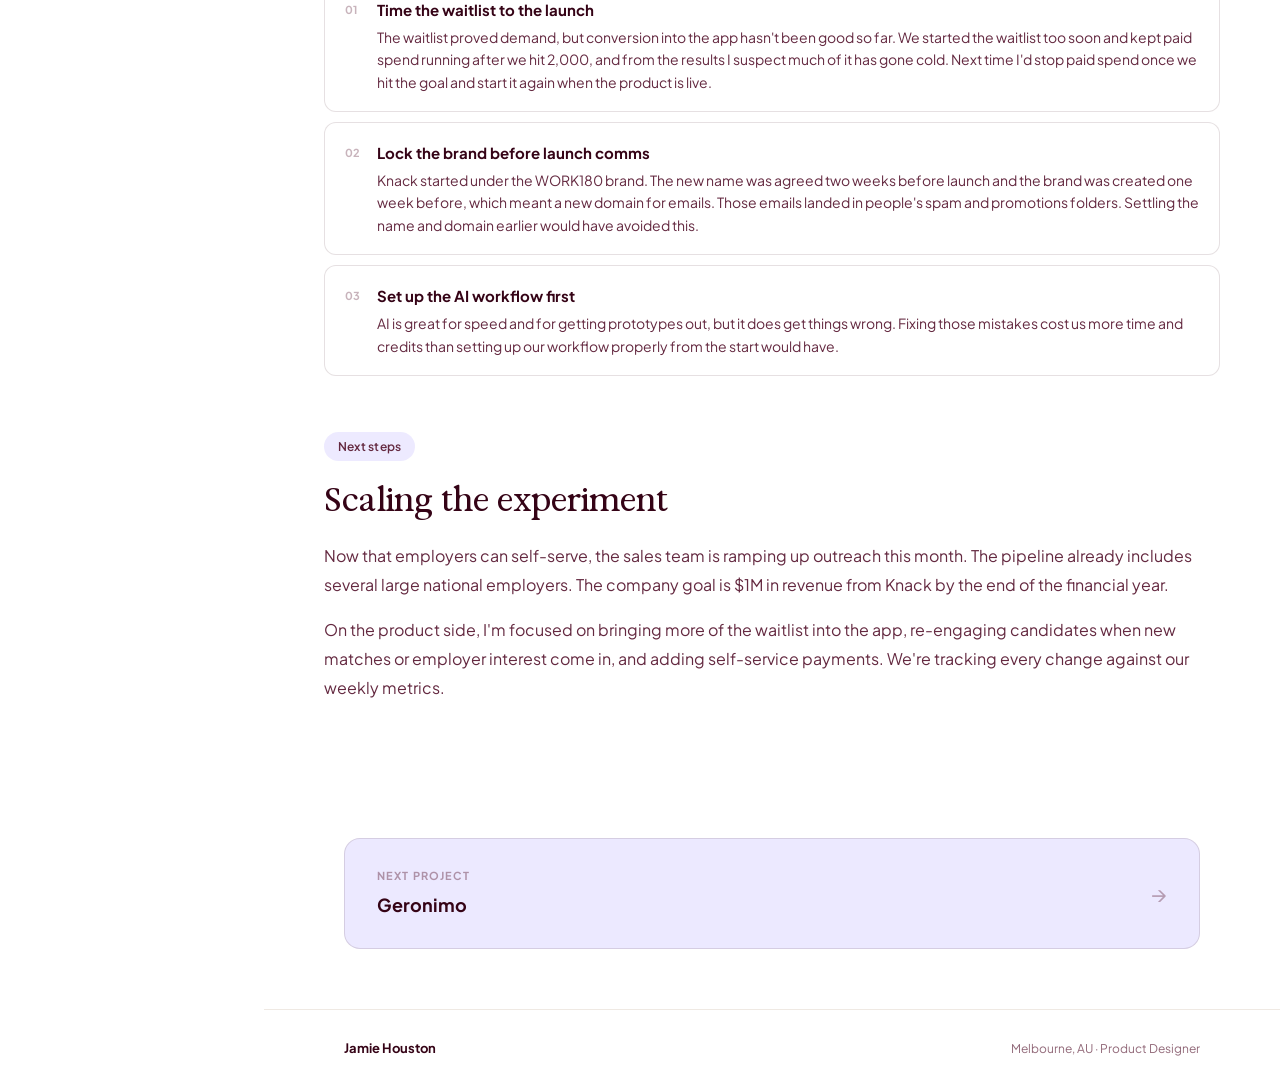
<file: project-apprenticeship.html>
<!DOCTYPE html>
<html lang="en">
<head>
  <meta charset="UTF-8">
  <meta name="viewport" content="width=device-width, initial-scale=1.0">
  <title>Knack: Apprenticeships, matched — Jamie Houston</title>
  <link rel="icon" href="/favicon.svg" type="image/svg+xml">
  <link rel="apple-touch-icon" href="/apple-touch-icon.png">
  <style>
    @import url('https://fonts.googleapis.com/css2?family=Plus+Jakarta+Sans:ital,wght@0,400;0,500;0,600;0,700;1,400&display=swap');
    @font-face{font-family:'Exposure';src:url('ExposureTrialVAR.ttf') format('truetype-variations');font-weight:100 900;font-style:normal;font-display:swap;}@font-face{font-family:'Exposure';src:url('ExposureTrialVAR-Italic.ttf') format('truetype-variations');font-weight:100 900;font-style:italic;font-display:swap;}
    :root {
      --color-white-100:#ffffff;--color-egg-white-200:#fdfbf9;--color-egg-white-300:#efe9e3;
      --color-aubergine-100:#642940;--color-aubergine-200:#350316;--color-aubergine-300:#22000d;
      --color-lemon-100:#ffffda;--color-lemon-200:#ffff8c;--color-lemon-300:#ffff65;
      --color-violet-100:#ece9ff;--color-violet-200:#c3baff;--color-violet-300:#9081f1;
      --font:'Plus Jakarta Sans',sans-serif;--sidebar-w:264px;--content-max:800px;
      --radius-sm:8px;--radius-md:12px;--radius-lg:16px;
    }
    *,*::before,*::after{box-sizing:border-box;margin:0;padding:0;}
    html{scroll-behavior:smooth;}
    body{font-family:var(--font);background:var(--color-white-100);color:var(--color-aubergine-200);line-height:1.6;-webkit-font-smoothing:antialiased;}
    a{color:inherit;}ul{list-style:none;}
    .layout{display:flex;min-height:100vh;}
    .main{margin-left:var(--sidebar-w);flex:1;padding:0;max-width:calc(100% - var(--sidebar-w));}
    .sidebar{width:var(--sidebar-w);background:var(--color-aubergine-300);position:fixed;top:0;left:0;height:100vh;display:flex;flex-direction:column;padding:32px 20px;overflow-y:auto;z-index:10;}
    .sidebar-identity{display:flex;align-items:center;gap:12px;margin-bottom:32px;padding:0 4px;text-decoration:none;}
    .avatar{width:42px;height:42px;border-radius:50%;flex-shrink:0;overflow:hidden;object-fit:cover;display:block;}
    .sidebar-name{color:var(--color-egg-white-200);font-weight:700;font-size:14px;line-height:1.2;}
    .sidebar-role{color:rgba(255,251,247,0.55);font-size:16px;font-family:'Plus Jakarta Sans',sans-serif;margin-top:2px;}
    .available-badge{display:flex;align-items:center;gap:6px;background:rgba(255,255,139,0.08);border:1px solid rgba(255,255,139,0.18);border-radius:var(--radius-sm);padding:7px 10px;margin-bottom:20px;font-size:12px;color:var(--color-lemon-200);font-weight:500;}
    .available-dot{width:6px;height:6px;background:var(--color-lemon-200);border-radius:50%;flex-shrink:0;animation:pulse 2.2s ease-in-out infinite;}
    @keyframes pulse{0%,100%{opacity:1;}50%{opacity:0.35;}}
    .sidebar-nav{display:flex;flex-direction:column;gap:2px;flex:1;}
    .nav-label{color:rgba(255,251,247,0.5);font-size:10px;font-weight:700;text-transform:uppercase;letter-spacing:0.1em;padding:0 10px;margin-top:20px;margin-bottom:4px;}
    .nav-link{display:flex;align-items:center;gap:10px;padding:9px 10px;border-radius:var(--radius-sm);color:rgba(255,251,247,0.5);text-decoration:none;font-size:14px;font-weight:500;transition:background 0.14s ease,color 0.14s ease;}
    .nav-link svg{flex-shrink:0;opacity:0.6;transition:opacity 0.14s;}
    .nav-link:hover{background:rgba(255,255,255,0.06);color:var(--color-egg-white-200);}
    .nav-link:hover svg{opacity:1;}
    .nav-link.active{background:rgba(255,255,139,0.1);color:var(--color-lemon-200);}
    .nav-link.active svg{opacity:1;}
    .sidebar-footer{margin-top:auto;padding-top:18px;border-top:1px solid rgba(255,255,255,0.06);display:flex;flex-direction:column;gap:6px;}
    .contact-link{display:flex;align-items:center;gap:8px;color:rgba(255,251,247,0.55);text-decoration:none;font-size:12px;padding:3px 0;transition:color 0.14s;}
    .contact-link svg{flex-shrink:0;}
    .contact-link:hover{color:var(--color-lemon-200);}
    .share-btn{display:flex;align-items:center;gap:8px;width:100%;background:rgba(255,255,255,0.06);border:1px solid rgba(255,255,255,0.1);border-radius:var(--radius-sm);padding:9px 12px;color:rgba(255,251,247,0.5);font-family:var(--font);font-size:13px;font-weight:500;cursor:pointer;transition:background 0.14s,color 0.14s;}
    .share-btn:hover{background:rgba(255,255,255,0.1);color:var(--color-egg-white-200);}
    .share-btn.copied{color:var(--color-lemon-200);border-color:rgba(255,255,139,0.3);}
    .share-toast{position:fixed;bottom:32px;left:50%;transform:translateX(-50%) translateY(16px);background:var(--color-aubergine-200);color:var(--color-egg-white-200);font-family:var(--font);font-size:13px;font-weight:500;padding:10px 20px;border-radius:100px;box-shadow:0 4px 24px rgba(0,0,0,0.18);opacity:0;pointer-events:none;transition:opacity 0.25s ease,transform 0.25s ease;z-index:9999;white-space:nowrap;}
    .share-toast.show{opacity:1;transform:translateX(-50%) translateY(0);}
    .theme-toggle{width:36px;height:36px;border-radius:50%;background:rgba(255,255,255,0.06);border:1px solid rgba(255,255,255,0.1);color:rgba(255,251,247,0.5);display:flex;align-items:center;justify-content:center;cursor:pointer;transition:background 0.14s,color 0.14s;margin-bottom:10px;flex-shrink:0;}
    .theme-toggle:hover{background:rgba(255,255,255,0.12);color:var(--color-egg-white-200);}
    /* Light mode sidebar */
    html:not(.dark) .sidebar{background:var(--color-egg-white-200);border-right:1px solid rgba(53,3,22,0.07);}
    html:not(.dark) .sidebar-name{color:#350316;}
    .sidebar-logo{height:24px;width:auto;display:block;}
    .mobile-topbar-logo{height:25px;width:auto;display:block;}
    html.dark .sidebar-logo,html.dark .mobile-topbar-logo{filter:brightness(0) invert(1);}
    html:not(.dark) .sidebar-role{color:rgba(53,3,22,0.6);}
    html:not(.dark) .available-badge{background:rgba(53,3,22,0.04);border-color:rgba(53,3,22,0.1);color:#350316;}
    html:not(.dark) .available-dot{background:#350316;}
    html:not(.dark) .nav-label{color:rgba(53,3,22,0.6);}
    html:not(.dark) .nav-link{color:rgba(53,3,22,0.65);}
    html:not(.dark) .nav-link svg{opacity:0.45;}
    html:not(.dark) .nav-link:hover{background:rgba(53,3,22,0.05);color:#350316;}
    html:not(.dark) .nav-link:hover svg,html:not(.dark) .nav-link.active svg{opacity:1;}
    html:not(.dark) .nav-link.active{background:var(--color-lemon-200);color:#350316;}
    html:not(.dark) .sidebar-footer{border-top-color:rgba(53,3,22,0.07);}
    html:not(.dark) .share-btn{background:rgba(53,3,22,0.05);border-color:rgba(53,3,22,0.1);color:rgba(53,3,22,0.45);}
    html:not(.dark) .share-btn:hover{background:rgba(53,3,22,0.08);color:#350316;}
    html:not(.dark) .theme-toggle{background:rgba(53,3,22,0.05);border-color:rgba(53,3,22,0.1);color:rgba(53,3,22,0.45);}
    html:not(.dark) .theme-toggle:hover{background:rgba(53,3,22,0.08);color:#350316;}
    html:not(.dark) .contact-link{color:rgba(53,3,22,0.6);}
    /* Dark mode */
    html.dark .sidebar{background:#350316;border-right:1px solid rgba(255,255,255,0.05);}
    html.dark body{background:var(--color-aubergine-300);color:var(--color-egg-white-200);}
    html.dark .btn-ghost{border-color:rgba(255,255,255,0.15);color:rgba(255,251,247,0.6);}
    html.dark 
    html.dark 
    html.dark 
    html.dark .cs-meta-divider{background:rgba(255,255,255,0.1);}
    html.dark .cs-section h2{color:var(--color-egg-white-200);}
    html.dark .cs-section h3{color:var(--color-egg-white-200);}
    html.dark .cs-section p, html.dark .cs-section li{color:rgba(255,251,247,0.75);}
    html.dark .cs-callout{background:var(--color-aubergine-200);border-left-color:var(--color-lemon-200);}
    html.dark .cs-callout p{color:rgba(255,251,247,0.8);}
    html.dark .cs-image-placeholder{background:var(--color-aubergine-200);}
    html.dark .cs-next{background:var(--color-aubergine-200);border-color:rgba(255,255,255,0.08);}
    html.dark .cs-next-label{color:rgba(255,251,247,0.55);}
    html.dark .cs-next-title{color:var(--color-egg-white-200);}
    html.dark .cs-back{color:rgba(255,251,247,0.5);}
    html.dark .cs-back:hover{color:var(--color-egg-white-200);}
    html.dark .site-footer{border-top-color:rgba(255,255,255,0.08);}
    html.dark .footer-name{color:var(--color-egg-white-200);}
    html.dark .footer-meta{color:rgba(255,251,247,0.55);}
    html.dark .cs-tag{background:rgba(195,186,255,0.18);color:var(--color-egg-white-200);}
    html.dark .cs-outcomes-grid .outcome-card{background:var(--color-aubergine-200);}
    html.dark .outcome-value{color:var(--color-lemon-200);}
    html.dark .outcome-label{color:rgba(255,251,247,0.55);}
    html.dark .outcome-before{color:rgba(255,251,247,0.35);border-top-color:rgba(255,255,255,0.08);}
    html.dark .section-pill{background:rgba(195,186,255,0.18);color:var(--color-egg-white-200);}
    html.dark .blocker-card{background:var(--color-aubergine-200);}
    html.dark .blocker-label{color:rgba(255,255,139,0.6);}
    html.dark .blocker-title{color:var(--color-egg-white-200);}
    html.dark .blocker-body{color:rgba(255,251,247,0.65);}
    html.dark .process-card{background:var(--color-aubergine-200);border-color:rgba(255,255,255,0.07);}
    html.dark .process-card-title{color:var(--color-egg-white-200);}
    html.dark .process-card-body{color:rgba(255,251,247,0.6);}
    html.dark .process-icon{color:rgba(195,186,255,0.8);}
    html.dark .screens-showcase{background:rgba(195,186,255,0.12);}
    html.dark .cs-hero-chip{background:rgba(255,255,255,0.07);color:rgba(255,251,247,0.65);}
    html.dark .cs-hero-chip strong{color:var(--color-egg-white-200);}
    /* Scroll progress bar */
    .scroll-progress{position:fixed;bottom:0;left:0;height:3px;width:0%;background:var(--color-violet-200);z-index:999;transition:width 0.05s linear;}
    /* Case study layout */
    .cs-topbar{position:absolute;top:20px;left:60px;z-index:2;}
    .cs-back{display:inline-flex;align-items:center;gap:6px;font-size:13px;font-weight:600;color:rgba(255,251,247,0.5);text-decoration:none;transition:color 0.14s;}
    .cs-back:hover{color:var(--color-egg-white-200);}
    /* Hero */
    .cs-hero{padding:40px 60px 0;}
    .cs-hero-cover{width:100%;aspect-ratio:16/7;border-radius:var(--radius-lg);overflow:hidden;background:linear-gradient(135deg,#350316 0%,#642940 55%,#9081f1 100%);background-size:cover;background-position:center;margin-bottom:40px;}
    /* Title block */
    .cs-tags{display:flex;gap:8px;flex-wrap:wrap;margin-bottom:16px;}
    .cs-tag{display:inline-block;background:var(--color-violet-100);color:var(--color-aubergine-200);font-size:12px;font-weight:600;padding:4px 12px;border-radius:100px;}
    .cs-tag-warm{background:var(--color-lemon-100);}
    .cs-title{font-size:40px;font-weight:700;line-height:1.2;color:var(--color-aubergine-200);margin-bottom:16px;font-family:'Exposure',sans-serif;}
    .cs-subtitle{font-size:17px;color:var(--color-aubergine-100);line-height:1.7;}
    
    
    
    
    
    /* Content body */
    .cs-body{padding:0 60px 80px;}
    .cs-section{margin-bottom:56px;}
    .cs-section-band{margin-left:-60px;margin-right:-60px;padding:56px 60px;background:var(--color-egg-white-300);margin-bottom:56px;}
    .cs-section-band .cs-section{margin-bottom:0;}
    html.dark .cs-section-band{background:var(--color-aubergine-200);}
    @media(max-width:768px){.cs-section-band{margin-left:-20px;margin-right:-20px;padding:40px 20px;}}
    @media(min-width:1280px){.cs-section-band{margin-left:-60px;margin-right:-60px;padding:56px 60px;}}
    .cs-section h2{font-size:32px;font-family:'Exposure',sans-serif;font-weight:700;color:var(--color-aubergine-200);margin-bottom:16px;}
    .section-pill{display:inline-block;background:rgba(195,186,255,0.3);color:var(--color-aubergine-100);font-size:12px;font-weight:600;padding:5px 14px;border-radius:100px;margin-bottom:14px;letter-spacing:0.02em;}
    .cs-section h3{font-size:24px;font-family:'Exposure',sans-serif;font-weight:700;color:var(--color-aubergine-200);margin-bottom:10px;}
    .cs-section p{font-size:16px;color:var(--color-aubergine-100);line-height:1.8;margin-bottom:16px;}
    .cs-section p:last-child{margin-bottom:0;}
    .cs-section ul{margin-bottom:16px;padding-left:0;}
    .cs-section ul li{font-size:16px;color:var(--color-aubergine-100);line-height:1.8;padding-left:20px;position:relative;margin-bottom:6px;}
    .cs-section ul li::before{content:'';position:absolute;left:0;top:11px;width:6px;height:6px;background:var(--color-aubergine-200);border-radius:50%;}
    /* Business goals */
    .goal-card{background:var(--color-aubergine-200);border-radius:var(--radius-lg);padding:28px 32px;margin-top:24px;}
    .goal-card-label{font-size:11px;font-weight:700;text-transform:uppercase;letter-spacing:0.1em;color:rgba(255,255,139,0.7);margin-bottom:20px;}
    .goal-metrics{display:grid;grid-template-columns:1fr 1fr;gap:24px;}
    .goal-metric{display:flex;flex-direction:column;gap:6px;padding-left:20px;border-left:2px solid rgba(255,255,139,0.25);}
    .goal-metric-value{font-size:36px;font-weight:700;color:var(--color-lemon-200);line-height:1;}
    .goal-metric-desc{font-size:13px;color:rgba(255,251,247,0.6);line-height:1.4;}
    @media(max-width:560px){.goal-metrics{grid-template-columns:1fr;}}
    html.dark .goal-card{background:var(--color-aubergine-200);}
    /* Full-width image block */
    .cs-image{width:100%;border-radius:var(--radius-md);overflow:hidden;margin-bottom:56px;}
    .cs-image-placeholder{background:var(--color-violet-100);border-radius:var(--radius-md);display:flex;align-items:center;justify-content:center;color:var(--color-aubergine-100);font-size:13px;font-weight:600;opacity:0.4;letter-spacing:0.04em;}
    .cs-image img{width:100%;display:block;border-radius:var(--radius-md);}
    /* 2-col image + text */
    .cs-2col{display:grid;grid-template-columns:1fr 1fr;gap:32px;align-items:start;margin-bottom:56px;}
    .cs-2col-image{border-radius:var(--radius-md);overflow:hidden;background:var(--color-violet-100);}
    .cs-2col-image img{width:100%;display:block;}
    .cs-2col-text h3{font-size:24px;font-family:'Exposure',sans-serif;font-weight:700;color:var(--color-aubergine-200);margin-bottom:10px;}
    .cs-2col-text p{font-size:15px;color:var(--color-aubergine-100);line-height:1.8;}
    /* Callout / insight */
    .cs-callout{background:var(--color-lemon-100);border-left:3px solid var(--color-aubergine-200);border-radius:0 var(--radius-sm) var(--radius-sm) 0;padding:20px 24px;margin-bottom:56px;}
    .cs-callout p{font-size:16px;font-weight:600;color:var(--color-aubergine-200);line-height:1.65;margin:0;}
    /* Outcomes */
    .cs-outcomes-grid{display:grid;grid-template-columns:repeat(3,1fr);gap:16px;margin-top:28px;}
    .outcome-card{background:var(--color-aubergine-300);border-radius:var(--radius-md);padding:32px 28px 28px;display:flex;flex-direction:column;gap:0;position:relative;overflow:hidden;}
    .outcome-card::before{content:'';position:absolute;top:-40px;right:-40px;width:120px;height:120px;border-radius:50%;background:rgba(255,255,255,0.03);}
    .outcome-trend{font-size:12px;font-weight:700;color:var(--color-lemon-200);text-transform:uppercase;letter-spacing:0.1em;margin-bottom:12px;display:flex;align-items:center;gap:4px;}
    .outcome-value{font-size:48px;font-weight:700;color:var(--color-lemon-200);line-height:1;margin-bottom:10px;font-variant-numeric:tabular-nums;}
    .outcome-label{font-size:14px;color:rgba(255,255,255,0.6);line-height:1.5;margin-bottom:0;}
    .outcome-before{font-size:12px;color:rgba(255,255,255,0.55);margin-top:10px;padding-top:10px;border-top:1px solid rgba(255,255,255,0.08);}
    html.dark .cs-outcomes-grid .outcome-card{background:var(--color-aubergine-300);}
    html.dark .outcome-value{color:#ffff8c;}
    html.dark .outcome-label{color:rgba(255,255,255,0.6);}
    @media(max-width:768px){.cs-outcomes-grid{grid-template-columns:1fr;}}
    /* Component slider */
    .component-section{margin-bottom:56px;}
    .component-section-head{display:flex;align-items:center;justify-content:space-between;margin-bottom:16px;}
    .component-section-title{font-size:22px;font-weight:700;color:var(--color-aubergine-200);}
    .component-scroll-hint{font-size:12px;font-weight:600;color:var(--color-aubergine-100);opacity:0.45;display:flex;align-items:center;gap:6px;}
    html.dark .component-section-title{color:var(--color-egg-white-200);}
    html.dark .component-scroll-hint{color:rgba(255,251,247,0.4);}
    .component-track-wrap{position:relative;}
    .component-track{display:flex;gap:16px;overflow-x:auto;padding-bottom:16px;scroll-snap-type:x mandatory;-webkit-overflow-scrolling:touch;cursor:grab;}
    .component-track:active{cursor:grabbing;}
    .component-track::-webkit-scrollbar{height:4px;}
    .component-track::-webkit-scrollbar-track{background:rgba(53,3,22,0.06);border-radius:4px;}
    .component-track::-webkit-scrollbar-thumb{background:var(--color-violet-200);border-radius:4px;}
    html.dark .component-track::-webkit-scrollbar-track{background:rgba(255,255,255,0.07);}
    .component-item{flex-shrink:0;scroll-snap-align:start;background:var(--color-white-100);border:1px solid rgba(53,3,22,0.08);border-radius:var(--radius-lg);overflow:hidden;width:360px;height:320px;display:flex;align-items:center;justify-content:center;}
    .component-item img{width:100%;height:100%;display:block;object-fit:contain;}
    html.dark .component-item{background:var(--color-aubergine-200);border-color:rgba(255,255,255,0.08);}
    /* Process grid */
    .process-grid{display:grid;grid-template-columns:1fr 1fr;gap:12px;margin-top:10px;}
    .process-card{background:var(--color-white-100);border:1px solid rgba(53,3,22,0.12);border-radius:var(--radius-md);padding:20px 22px;display:flex;align-items:flex-start;gap:14px;}
    .process-icon{width:40px;height:40px;border-radius:var(--radius-sm);background:rgba(53,3,22,0.08);display:flex;align-items:center;justify-content:center;flex-shrink:0;color:var(--color-aubergine-200);}
    .process-card-title{font-size:15px;font-weight:700;color:var(--color-aubergine-200);margin-bottom:4px;line-height:1.3;}
    .process-card-body{font-size:14px;color:var(--color-aubergine-100);line-height:1.7;}
    html.dark .process-card{background:var(--color-aubergine-200);border-color:rgba(255,255,255,0.08);}
    html.dark .process-icon{background:rgba(255,255,255,0.08);color:rgba(255,255,255,0.6);}
    html.dark .process-card-title{color:var(--color-egg-white-200);}
    html.dark .process-card-body{color:rgba(255,251,247,0.65);}
    @media(max-width:640px){.process-grid{grid-template-columns:1fr;}}
    /* Blocker grid */
    .blocker-grid{display:grid;grid-template-columns:1fr 1fr;gap:16px;margin-top:8px;margin-bottom:40px;}
    .blocker-card{background:var(--color-aubergine-300);border-radius:var(--radius-md);padding:28px 28px 32px;}
    .blocker-label{font-size:10px;font-weight:700;text-transform:uppercase;letter-spacing:0.12em;color:var(--color-lemon-200);margin-bottom:12px;}
    .blocker-title{font-size:17px;font-weight:700;color:#ffffff;margin-bottom:12px;line-height:1.3;}
    .blocker-body{font-size:15px;color:rgba(255,255,255,0.65);line-height:1.8;}
    @media(max-width:640px){.blocker-grid{grid-template-columns:1fr;}}
    /* Next project */
    .cs-next-wrap{padding:0 60px 60px;}
    @keyframes cs-next-jump{0%{transform:translateY(0);}35%{transform:translateY(-10px);}55%{transform:translateY(-5px);}75%{transform:translateY(-8px);}100%{transform:translateY(-6px);}}
    .cs-next{display:flex;align-items:center;justify-content:space-between;background:var(--color-violet-100);border:1px solid rgba(53,3,22,0.12);border-radius:var(--radius-lg);padding:28px 32px;text-decoration:none;color:inherit;}
    .cs-next:hover{animation:cs-next-jump 0.45s ease forwards;}
    .cs-next-label{font-size:11px;font-weight:700;text-transform:uppercase;letter-spacing:0.1em;color:var(--color-aubergine-100);opacity:0.45;margin-bottom:6px;}
    .cs-next-title{font-size:18px;font-weight:700;color:var(--color-aubergine-200);}
    .cs-next-arrow{font-size:22px;color:var(--color-aubergine-100);opacity:0.4;}
    /* Footer */
    .site-footer{border-top:1px solid var(--color-egg-white-300);padding:28px 60px;display:flex;align-items:center;justify-content:space-between;}

    /* ---- Page animations ---- */
    @keyframes fadeUp{from{opacity:0;transform:translateY(24px);}to{opacity:1;transform:translateY(0);}}
    @keyframes fadeIn{from{opacity:0;}to{opacity:1;}}

    /* Hero entrance */
    .cs-topbar{animation:fadeUp 0.5s ease both;}
    .cs-hero-eyebrow{animation:fadeUp 0.5s ease 0.1s both;}
    .cs-hero-split .cs-tags{animation:fadeUp 0.5s ease 0.18s both;}
    .cs-title{animation:fadeUp 0.55s ease 0.26s both;}
    .cs-subtitle{animation:fadeUp 0.5s ease 0.36s both;}
    .cs-hero-chips{animation:fadeUp 0.5s ease 0.44s both;}
    .cs-hero-right{animation:fadeUp 0.6s ease 0.3s both;}

    /* Scroll reveal */
    .reveal{opacity:0;transform:translateY(20px);transition:opacity 0.55s ease,transform 0.55s ease;}
    .reveal.visible{opacity:1;transform:translateY(0);}
    .reveal-delay-1{transition-delay:0.08s;}
    .reveal-delay-2{transition-delay:0.16s;}

    @media(prefers-reduced-motion:reduce){
      .cs-topbar,.cs-hero-eyebrow,.cs-hero-split .cs-tags,.cs-title,.cs-subtitle,.cs-hero-chips,.cs-hero-right{animation:none;}
      .reveal{opacity:1;transform:none;transition:none;}
    }
    .footer-name{font-size:13px;font-weight:700;color:var(--color-aubergine-200);}
    .footer-meta{font-size:12px;color:rgba(100,41,64,0.7);}
    /* Responsive */
    @media(max-width:768px){
      .mobile-topbar{display:flex;}
      .sidebar{transform:translateX(-100%);width:280px;height:100vh;top:0;left:0;flex-direction:column;padding:32px 20px;overflow-y:auto;padding-top:72px;z-index:30;}
      .sidebar.open{transform:translateX(0);}.sidebar .sidebar-identity{display:none;}
      .mobile-overlay.open{display:block;}
      .main{margin-left:0;max-width:100%;padding-top:76px;}
      .cs-topbar,.cs-hero,.cs-body,.cs-next-wrap,.site-footer{padding-left:20px;padding-right:20px;}
      .cs-2col{grid-template-columns:1fr;}
      .cs-outcomes-grid{grid-template-columns:1fr;}
      .cs-title{font-size:26px;}
    }
    @media(min-width:1280px){
      .cs-topbar,.cs-hero,.cs-next-wrap,.site-footer{padding-left:80px;padding-right:80px;}
      
    }
    .sidebar{transition:transform 0.3s ease;}
    @media(min-width:769px){.mobile-topbar{display:none;}}
    .mobile-topbar{position:fixed;top:0;left:0;right:0;z-index:35;height:56px;padding:0 20px;align-items:center;justify-content:space-between;background:var(--color-egg-white-200);border-bottom:1px solid var(--color-egg-white-300);}
    .mobile-topbar-name{font-size:14px;font-weight:700;color:var(--color-aubergine-200);}
    .mobile-topbar-actions{display:flex;align-items:center;gap:8px;}
    .mobile-topbar-actions .theme-toggle{margin-bottom:0;}
    .hamburger-btn{width:36px;height:36px;border-radius:var(--radius-sm);background:transparent;border:1px solid rgba(53,3,22,0.15);color:var(--color-aubergine-200);display:flex;align-items:center;justify-content:center;cursor:pointer;transition:background 0.14s;}
    .hamburger-btn:hover{background:rgba(53,3,22,0.06);}
    .mobile-overlay{display:none;position:fixed;inset:0;background:rgba(34,0,13,0.45);z-index:25;}
    html.dark .mobile-topbar{background:var(--color-aubergine-300);border-bottom-color:rgba(255,255,255,0.07);}
    html.dark .mobile-topbar-name{color:var(--color-egg-white-200);}
    html.dark .hamburger-btn{border-color:rgba(255,255,255,0.15);color:var(--color-egg-white-200);}
    html.dark .hamburger-btn:hover{background:rgba(255,255,255,0.08);}
    /* Intro block */
    .cs-intro-block{display:grid;grid-template-columns:1fr 220px;gap:40px;padding:0 60px 48px;align-items:start;}
    .cs-subtitle{font-size:17px;color:var(--color-aubergine-100);line-height:1.7;}
    .cs-meta-card{background:var(--color-aubergine-200);border-radius:var(--radius-lg);padding:24px;display:flex;flex-direction:column;gap:18px;}
    .cs-meta-item{display:flex;flex-direction:column;gap:6px;}
    .cs-meta-label{font-size:11px;font-weight:700;text-transform:uppercase;letter-spacing:0.08em;color:rgba(255,251,247,0.45);}
    .cs-meta-pill{display:inline-flex;background:rgba(255,255,255,0.1);border-radius:100px;padding:5px 12px;font-size:13px;font-weight:600;color:var(--color-egg-white-200);width:fit-content;}
    html.dark .cs-meta-card{background:rgba(255,255,255,0.06);border:1px solid rgba(255,255,255,0.08);}
    html.dark .cs-meta-label{color:rgba(255,251,247,0.45);}
    html.dark .cs-meta-pill{background:rgba(255,255,255,0.08);color:var(--color-egg-white-200);}
    @media(max-width:768px){.cs-intro-block{grid-template-columns:1fr;padding:0 20px 32px;}}
    /* Split hero */
    .cs-hero-split{background:var(--color-aubergine-300);padding:52px 60px 48px;display:grid;grid-template-columns:1fr 1fr;gap:48px;align-items:end;min-height:480px;position:relative;overflow:hidden;margin-bottom:56px;}
    .cs-hero-split::before{content:'';position:absolute;inset:0;background:radial-gradient(ellipse at 75% 40%,rgba(144,129,241,0.15) 0%,transparent 60%);pointer-events:none;}
    .cs-hero-left{padding-bottom:56px;position:relative;z-index:1;}
    .cs-hero-eyebrow{font-size:11px;font-weight:700;text-transform:uppercase;letter-spacing:0.12em;color:rgba(255,255,139,0.55);margin-bottom:18px;}
    .cs-hero-split .cs-tags{margin-bottom:22px;}
    .cs-hero-split .cs-tag{background:rgba(255,255,255,0.1);color:rgba(255,251,247,0.85);}
    .cs-hero-split .cs-title{font-size:40px;font-family:'Exposure',sans-serif;color:var(--color-egg-white-200);margin-bottom:18px;letter-spacing:-1px;line-height:1.1;}
    .cs-hero-split .cs-subtitle{color:rgba(255,251,247,0.6);margin-bottom:32px;font-size:16px;}
    .cs-hero-chips{display:flex;flex-wrap:wrap;gap:8px;}
    .cs-hero-chip{font-size:12px;font-weight:600;color:rgba(255,251,247,0.5);background:rgba(255,255,255,0.07);border-radius:100px;padding:5px 13px;display:inline-flex;align-items:center;gap:5px;}
    .cs-hero-chip strong{color:rgba(255,251,247,0.85);font-weight:600;}
    /* Right: stacked screens */
    .cs-hero-right{position:relative;z-index:1;display:flex;align-items:flex-end;justify-content:center;height:460px;}
    .cs-stack{position:relative;width:240px;height:440px;}
    .cs-stack-item{position:absolute;bottom:0;border-radius:28px;overflow:hidden;box-shadow:0 28px 56px rgba(0,0,0,0.55);}
    .cs-stack-item:nth-child(1){width:196px;left:50%;transform:translateX(-50%) rotate(-11deg) translateY(-20px);opacity:0.55;z-index:1;}
    .cs-stack-item:nth-child(2){width:212px;left:50%;transform:translateX(-50%) rotate(-4deg) translateY(-8px);opacity:0.82;z-index:2;}
    .cs-stack-item:nth-child(3){width:228px;left:50%;transform:translateX(-50%);z-index:3;animation:hero-float 5.5s ease-in-out infinite;}
    .cs-stack-item img{width:100%;display:block;}
    @keyframes hero-float{0%,100%{transform:translateX(-50%) translateY(0);}50%{transform:translateX(-50%) translateY(-10px);}}
    @media(max-width:900px){.cs-hero-split{grid-template-columns:1fr;min-height:auto;gap:0;}.cs-hero-right{height:320px;}.cs-stack{transform:scale(0.65);transform-origin:bottom center;}.cs-hero-split .cs-title{font-size:34px;}.cs-hero-left{padding-bottom:8px;}}
    @media(max-width:768px){.cs-hero-split{padding:40px 20px 24px;}}
    /* Knack: phone screenshots include the browser bar at the bottom, so crop from the top */
    .cs-stack-item img{aspect-ratio:490/890;object-fit:cover;object-position:top;}
    /* Research proof cards with paragraphs and bullets */
    .blocker-body p{font-size:15px;color:rgba(255,255,255,0.65);line-height:1.8;margin-bottom:12px;}
    .blocker-body ul{margin:4px 0 0;}
    .blocker-body ul li{font-size:15px;color:rgba(255,255,255,0.65);}
    .blocker-body ul li::before{background:var(--color-lemon-200);}
    .cs-section .cs-callout{margin-bottom:0;}
    /* Key features carousel */
    .feature-item{flex-shrink:0;scroll-snap-align:start;width:320px;background:var(--color-white-100);border:1px solid rgba(53,3,22,0.08);border-radius:var(--radius-lg);overflow:hidden;display:flex;flex-direction:column;}
    .feature-media{height:280px;background:var(--color-violet-100);display:flex;align-items:flex-start;justify-content:center;padding:28px 28px 0;overflow:hidden;}
    .feature-media.wide{align-items:center;padding:20px;}
    .feature-phone{width:170px;aspect-ratio:490/890;object-fit:cover;object-position:top;border-radius:20px;box-shadow:0 16px 40px rgba(53,3,22,0.18);display:block;}
    .feature-desktop{width:100%;border-radius:10px;box-shadow:0 12px 32px rgba(53,3,22,0.16);display:block;}
    .feature-text{padding:22px 24px 26px;}
    .feature-num{font-size:11px;font-weight:700;letter-spacing:0.1em;color:var(--color-aubergine-100);opacity:0.5;margin-bottom:8px;}
    .feature-title{font-size:18px;font-weight:700;color:var(--color-aubergine-200);line-height:1.3;margin-bottom:8px;}
    .feature-body{font-size:14px;color:var(--color-aubergine-100);line-height:1.7;}
    .preview-mock{width:100%;display:flex;flex-direction:column;gap:10px;margin-top:4px;}
    .preview-row{background:var(--color-white-100);border-radius:12px;padding:14px 16px;display:flex;flex-direction:column;gap:7px;box-shadow:0 6px 18px rgba(53,3,22,0.08);}
    .preview-row span{font-size:12px;font-weight:700;color:var(--color-aubergine-200);display:flex;align-items:center;gap:7px;}
    .preview-row span::before{content:'';width:8px;height:8px;border-radius:50%;}
    .preview-row.good span::before{background:#8fd18a;}
    .preview-row.hard span::before{background:#f29b6b;}
    .preview-row.surprise span::before{background:var(--color-violet-300);}
    .preview-row i{display:block;height:6px;border-radius:3px;background:rgba(53,3,22,0.1);}
    .preview-row i.short{width:60%;}
    html.dark .feature-item{background:var(--color-aubergine-200);border-color:rgba(255,255,255,0.08);}
    html.dark .feature-media{background:rgba(195,186,255,0.12);}
    html.dark .feature-title{color:var(--color-egg-white-200);}
    html.dark .feature-num{color:rgba(255,251,247,0.6);}
    html.dark .feature-body{color:rgba(255,251,247,0.65);}
    @media(max-width:560px){.feature-item{width:280px;}}
    /* Early weekly signals */
    .signals-card{margin-top:16px;border:1px solid rgba(53,3,22,0.12);border-radius:var(--radius-md);padding:22px 28px;}
    .signals-label{font-size:11px;font-weight:700;text-transform:uppercase;letter-spacing:0.1em;color:var(--color-aubergine-100);opacity:0.6;margin-bottom:6px;}
    .signal-row{display:flex;align-items:baseline;gap:12px;padding:12px 0;border-top:1px solid rgba(53,3,22,0.07);flex-wrap:wrap;}
    .signal-row:first-of-type{border-top:none;}
    .signal-value{font-size:24px;font-weight:700;color:var(--color-aubergine-200);min-width:56px;font-variant-numeric:tabular-nums;}
    .signal-name{font-size:15px;color:var(--color-aubergine-100);flex:1;}
    .signal-change{font-size:12px;font-weight:700;background:var(--color-lemon-100);color:var(--color-aubergine-200);padding:4px 10px;border-radius:100px;white-space:nowrap;}
    html.dark .signals-card{border-color:rgba(255,255,255,0.1);}
    html.dark .signals-label{color:rgba(255,251,247,0.6);}
    html.dark .signal-row{border-top-color:rgba(255,255,255,0.08);}
    html.dark .signal-value{color:var(--color-egg-white-200);}
    html.dark .signal-name{color:rgba(255,251,247,0.7);}
    html.dark .signal-change{background:rgba(255,255,139,0.14);color:var(--color-lemon-200);}
    /* Key learnings (matches Progress Hub takeaways) */
    .takeaway-grid{display:grid;grid-template-columns:1fr;gap:10px;margin-top:16px;}
    .takeaway-item{display:flex;align-items:flex-start;gap:14px;padding:18px 20px;background:var(--color-white-100);border:1px solid rgba(53,3,22,0.12);border-radius:var(--radius-md);}
    .takeaway-num{font-size:11px;font-weight:700;color:var(--color-aubergine-100);opacity:0.35;min-width:18px;padding-top:3px;}
    .takeaway-content h4{font-size:15px;font-weight:700;color:var(--color-aubergine-200);margin-bottom:4px;}
    .takeaway-content p{font-size:14px;color:var(--color-aubergine-100);line-height:1.6;margin:0;}
    html.dark .takeaway-item{background:var(--color-aubergine-200);border-color:rgba(255,255,255,0.08);}
    html.dark .takeaway-content h4{color:var(--color-egg-white-200);}
    html.dark .takeaway-content p{color:rgba(255,251,247,0.6);}
    /* The app: fanned carousel slides */
    .app-fan{display:flex;justify-content:center;align-items:center;padding:36px 0 56px;}
    .app-fan-card{flex:0 0 22%;margin-left:-6.4%;aspect-ratio:4/5;border-radius:22px;overflow:hidden;box-shadow:0 18px 44px rgba(53,3,22,0.18);transform:translateY(var(--y,0)) rotate(var(--r,0deg));transition:transform 0.35s cubic-bezier(0.34,1.3,0.64,1),box-shadow 0.35s ease;position:relative;z-index:var(--z,1);outline:none;}
    .app-fan-card:first-child{margin-left:0;}
    .app-fan-card img{width:100%;height:100%;object-fit:cover;display:block;}
    .app-fan-card:nth-child(1){--r:-6deg;--y:22px;--z:1;}
    .app-fan-card:nth-child(2){--r:4deg;--y:-14px;--z:2;}
    .app-fan-card:nth-child(3){--r:-3deg;--y:12px;--z:3;}
    .app-fan-card:nth-child(4){--r:5deg;--y:-12px;--z:4;}
    .app-fan-card:nth-child(5){--r:-4deg;--y:14px;--z:5;}
    .app-fan-card:nth-child(6){--r:3deg;--y:-10px;--z:6;}
    .app-fan-card:hover,.app-fan-card:focus-visible{transform:translateY(calc(var(--y,0) - 12px)) rotate(0deg) scale(1.3);z-index:20;box-shadow:0 28px 64px rgba(53,3,22,0.3);}
    html.dark .app-fan-card{box-shadow:0 18px 44px rgba(0,0,0,0.45);}
    @media(max-width:768px){
      .app-fan{justify-content:flex-start;overflow-x:auto;padding:28px 20px 40px;margin:0 -20px;scroll-snap-type:x mandatory;}
      .app-fan-card{flex:0 0 62%;margin-left:-10%;scroll-snap-align:center;}
      .app-fan-card:first-child{margin-left:0;}
      .app-fan-card:hover{transform:translateY(var(--y,0)) rotate(var(--r,0deg));}
    }
    @media(prefers-reduced-motion:reduce){.app-fan-card{transition:none;}}
  </style>
</head>
<body>
<div class="scroll-progress" id="scrollProgress"></div>
<div class="layout">
  <!-- MOBILE TOP BAR -->
  <div class="mobile-topbar">
    <img src="images/jamie-houston-logo.svg?v=2" class="mobile-topbar-logo" alt="Jamie Houston">
    <div class="mobile-topbar-actions">
      <button class="theme-toggle" onclick="toggleTheme()" title="Toggle theme"></button>
      <button class="hamburger-btn" onclick="toggleMobileMenu()"><svg width="18" height="14" viewBox="0 0 18 14" fill="currentColor"><rect width="18" height="2" rx="1"/><rect y="6" width="18" height="2" rx="1"/><rect y="12" width="18" height="2" rx="1"/></svg></button>
    </div>
  </div>
  <div class="mobile-overlay" id="mobileOverlay" onclick="toggleMobileMenu()"></div>


  <!-- SIDEBAR -->
  <aside class="sidebar">
    <a href="index.html" class="sidebar-identity">
      
      <div>
        <img src="images/jamie-houston-logo.svg?v=2" class="sidebar-logo" alt="Jamie Houston">
        <div class="sidebar-role">Product Designer</div>
      </div>
    </a>
    <nav class="sidebar-nav">
      <span class="nav-label">Menu</span>
      <a href="index.html" class="nav-link">
        <svg width="15" height="15" viewBox="0 0 16 16" fill="currentColor"><path d="M8.354 1.146a.5.5 0 00-.708 0L1 7.793V14.5A.5.5 0 001.5 15h4a.5.5 0 00.5-.5v-3h4v3a.5.5 0 00.5.5h4a.5.5 0 00.5-.5V7.793L8.354 1.146z"/></svg>
        <span>Home</span>
      </a>
      <a href="work.html" class="nav-link active">
        <svg width="15" height="15" viewBox="0 0 16 16" fill="currentColor"><rect x="1" y="1" width="6" height="6" rx="1.5"/><rect x="9" y="1" width="6" height="6" rx="1.5"/><rect x="1" y="9" width="6" height="6" rx="1.5"/><rect x="9" y="9" width="6" height="6" rx="1.5"/></svg>
        <span>Work</span>
      </a>
      <a href="experience.html" class="nav-link">
        <svg width="15" height="15" viewBox="0 0 16 16" fill="currentColor"><path d="M6 1h4a1 1 0 011 1v1h2a1 1 0 011 1v10a1 1 0 01-1 1H3a1 1 0 01-1-1V4a1 1 0 011-1h2V2a1 1 0 011-1zm1 2h2V2H7v1zM4 5v8h8V5H4z"/></svg>
        <span>Experience</span>
      </a>
      <a href="about.html" class="nav-link">
        <svg width="15" height="15" viewBox="0 0 16 16" fill="currentColor"><path d="M8 8a3 3 0 100-6 3 3 0 000 6zm-5 6a5 5 0 1110 0H3z"/></svg>
        <span>About</span>
      </a>
      <a href="contact.html" class="nav-link">
        <svg width="15" height="15" viewBox="0 0 16 16" fill="currentColor"><path d="M1 3h14v1.5L8 9.5 1 4.5V3zm0 3l7 5 7-5V13H1V6z"/></svg>
        <span>Contact</span>
      </a>
    </nav>
    <div class="sidebar-footer">
      <button class="theme-toggle" id="themeToggle" onclick="toggleTheme()" title="Toggle light / dark mode"></button>
      <button class="share-btn" id="qiTrigger" onclick="toggleQI()">
        <svg width="13" height="13" viewBox="0 0 24 24" fill="none" stroke="currentColor" stroke-width="2" stroke-linecap="round" stroke-linejoin="round"><path d="M12 1a3 3 0 0 0-3 3v8a3 3 0 0 0 6 0V4a3 3 0 0 0-3-3z"/><path d="M19 10v2a7 7 0 0 1-14 0v-2"/><line x1="12" y1="19" x2="12" y2="23"/><line x1="8" y1="23" x2="16" y2="23"/></svg>
        Quick Interview
      </button>
      <button class="share-btn" onclick="sharePortfolio(this)">
        <svg width="13" height="13" viewBox="0 0 16 16" fill="currentColor"><path d="M11 2.5a2.5 2.5 0 115 0 2.5 2.5 0 01-5 0zm-8 5a2.5 2.5 0 115 0 2.5 2.5 0 01-5 0zm8 5a2.5 2.5 0 115 0 2.5 2.5 0 01-5 0zm-7.4-4.7l4.8 2.8m0-5.6L3.6 7.8"/></svg>
        Share portfolio
      </button>
    </div>
  </aside>

  <!-- MAIN -->
  <main class="main">

    <!-- Back link -->
    <!-- Split hero -->
    <div class="cs-hero-split">
      <div class="cs-topbar">
        <a href="work.html" class="cs-back">
          <svg width="14" height="14" viewBox="0 0 16 16" fill="currentColor"><path d="M10 4l-4 4 4 4" stroke="currentColor" stroke-width="1.5" stroke-linecap="round" stroke-linejoin="round" fill="none"/></svg>
          Back to work
        </a>
      </div>
      <div class="cs-hero-left">
        <div class="cs-hero-eyebrow">WORK180 · Product Designer · 2026</div>
        <div class="cs-tags">
          <span class="cs-tag">Product Design</span>
          <span class="cs-tag">UX / UI</span>
          <span class="cs-tag">Brand</span>
        </div>
        <h1 class="cs-title">Knack:<br>Apprenticeships, matched</h1>
        <p class="cs-subtitle">Designing a two-sided apprenticeship platform from a blank page to launch in three months. The product helps young people find a trade that fits them, and helps employers find candidates who know what they're signing up for.</p>
        <div class="cs-hero-chips">
          <div class="cs-hero-chip"><strong>Role</strong> Sole Product Designer</div>
          <div class="cs-hero-chip"><strong>Year</strong> 2026</div>
          <div class="cs-hero-chip"><strong>Tools</strong> Figma · FigJam · Claude Code · Vercel</div>
        </div>
      </div>
      <div class="cs-hero-right">
        <div class="cs-stack">
          <div class="cs-stack-item"><img loading="lazy" decoding="async" src="images/knack-home.jpg" alt="Knack home screen showing new matches"></div>
          <div class="cs-stack-item"><img loading="lazy" decoding="async" src="images/knack-discover.jpg" alt="Knack discover screen with a 99% match role"></div>
          <div class="cs-stack-item"><img loading="lazy" decoding="async" src="images/knack-interests.jpg" alt="Knack onboarding: What are you into?"></div>
        </div>
      </div>
    </div>

    <!-- Case study body -->
    <div class="cs-body">

      <div class="cs-section reveal">
        <span class="section-pill">Overview</span>
        <h2>The challenge</h2>
        <p>AI is closing off the entry-level office jobs that used to give young people their first step into work. Meanwhile, trades and care roles can't be filled. The channels employers use to recruit apprentices were built for adults with CVs, not for a 17-year-old who doesn't know what being a sparky actually involves.</p>
        <p>Knack started as an experiment with almost no runway. I had one week to put a working prototype in front of a potential client, and three months to launch a new brand, a mobile web app for young people and a self-serve dashboard for employers. Because it was an experiment, every stage of the build had to prove the product was worth continuing.</p>
      </div>

      <div class="cs-section reveal">
        <span class="section-pill">Research</span>
        <h2>Two things we had to prove</h2>
        <p>This was a two-sided bet, so we needed evidence from both sides before investing further. These weren't just UX questions. They decided whether Knack had a business.</p>
        <div class="blocker-grid">
          <div class="blocker-card">
            <div class="blocker-label">Proof 1</div>
            <div class="blocker-title">Would young people actually sign up?</div>
            <div class="blocker-body">
              <p>Before we built the full product, we launched a waitlist with a short questionnaire. Our goal was 2,000 sign-ups before launch, and we reached 4,340, more than twice the target. That showed real demand from young people.</p>
              <p>The questionnaire also meant we could preload their answers at launch, so they could confirm their details instead of starting from scratch.</p>
            </div>
          </div>
          <div class="blocker-card">
            <div class="blocker-label">Proof 2</div>
            <div class="blocker-title">Were employers' pain points real, and could we solve them?</div>
            <div class="blocker-body">
              <p>I ran discovery conversations with 10 employers across mining, aviation, energy, defence, transport and logistics. Despite very different industries, the same problems came up again and again:</p>
              <ul>
                <li>8 of 10 said candidates start without understanding what the role really involves, and early drop-off follows.</li>
                <li>6 of 10 are overwhelmed by applications but struggle to find the right people.</li>
                <li>Most struggled to get women to apply at all, with some customers seeing 10% women applicants against targets of 30 to 50%.</li>
              </ul>
            </div>
          </div>
        </div>
        <div class="cs-callout">
          <p>Volume was rarely the problem. Fit was. That changed what we built: Knack became a quality-over-quantity matching product instead of another job board.</p>
        </div>
      </div>

      <div class="cs-section reveal">
        <span class="section-pill">Process</span>
        <h2>How I approached it</h2>
        <p>As the Lead Designer, I led Knack from discovery through to launch. I worked closely with engineering, product and our sales team, and I mapped both sides of the product in parallel.</p>
        <div class="process-grid">
          <div class="process-card">
            <div class="process-icon"><svg width="18" height="18" viewBox="0 0 24 24" fill="none" stroke="currentColor" stroke-width="2" stroke-linecap="round" stroke-linejoin="round"><circle cx="11" cy="11" r="8"/><line x1="21" y1="21" x2="16.65" y2="16.65"/></svg></div>
            <div><div class="process-card-title">Discovery</div><div class="process-card-body">Ran employer interviews and used the waitlist questionnaire to understand young people. I turned both into personas and jobs to be done for each side.</div></div>
          </div>
          <div class="process-card">
            <div class="process-icon"><svg width="18" height="18" viewBox="0 0 24 24" fill="none" stroke="currentColor" stroke-width="2" stroke-linecap="round" stroke-linejoin="round"><polygon points="22 3 2 3 10 12.46 10 19 14 21 14 12.46 22 3"/></svg></div>
            <div><div class="process-card-title">Scoping and prioritisation</div><div class="process-card-body">Made fast calls on what to build for launch and what to deliberately park, such as in-app messaging, native apps and CV upload. This kept the MVP focused on discovery and matching.</div></div>
          </div>
          <div class="process-card">
            <div class="process-icon"><svg width="18" height="18" viewBox="0 0 24 24" fill="none" stroke="currentColor" stroke-width="2" stroke-linecap="round" stroke-linejoin="round"><polyline points="16 18 22 12 16 6"/><polyline points="8 6 2 12 8 18"/></svg></div>
            <div><div class="process-card-title">AI-assisted prototyping</div><div class="process-card-body">Built working prototypes with Claude Code and deployed them to Vercel to test real interactions. This got a working prototype in front of a client in the first week and gave engineering a head start.</div></div>
          </div>
          <div class="process-card">
            <div class="process-icon"><svg width="18" height="18" viewBox="0 0 24 24" fill="none" stroke="currentColor" stroke-width="2" stroke-linecap="round" stroke-linejoin="round"><path d="M11 4H4a2 2 0 00-2 2v14a2 2 0 002 2h14a2 2 0 002-2v-7"/><path d="M18.5 2.5a2.121 2.121 0 013 3L12 15l-4 1 1-4 9.5-9.5z"/></svg></div>
            <div><div class="process-card-title">Brand and landing page</div><div class="process-card-body">Created the Knack brand and the waitlist landing page, then carried the same visual language through both products.</div></div>
          </div>
          <div class="process-card">
            <div class="process-icon"><svg width="18" height="18" viewBox="0 0 24 24" fill="none" stroke="currentColor" stroke-width="2" stroke-linecap="round" stroke-linejoin="round"><rect x="5" y="2" width="14" height="20" rx="2"/><line x1="12" y1="18" x2="12.01" y2="18"/></svg></div>
            <div><div class="process-card-title">Candidate and employer experiences</div><div class="process-card-body">Designed a mobile-first web app for young people and a self-serve dashboard for employers. Both use the same vocabulary, so what an employer writes is exactly what a candidate reads.</div></div>
          </div>
          <div class="process-card">
            <div class="process-icon"><svg width="18" height="18" viewBox="0 0 24 24" fill="none" stroke="currentColor" stroke-width="2" stroke-linecap="round" stroke-linejoin="round"><polyline points="9 11 12 14 22 4"/><path d="M21 12v7a2 2 0 01-2 2H5a2 2 0 01-2-2V5a2 2 0 012-2h11"/></svg></div>
            <div><div class="process-card-title">Collaboration and launch</div><div class="process-card-body">Worked through trade-offs with engineering using evidence rather than opinions, and set up week-on-week metrics so we could measure the experiment from day one.</div></div>
          </div>
        </div>
      </div>

      <div class="cs-section-band reveal">
      <div class="component-section">
        <div class="component-section-head">
          <div class="component-section-title">Key features</div>
          <div class="component-scroll-hint"><svg width="14" height="14" viewBox="0 0 24 24" fill="none" stroke="currentColor" stroke-width="2" stroke-linecap="round" stroke-linejoin="round"><path d="M5 12h14M12 5l7 7-7 7"/></svg> Scroll to explore</div>
        </div>
        <div class="component-track-wrap">
          <div class="component-track" id="componentTrack">
            <div class="feature-item">
              <div class="feature-media">
                <div class="preview-mock" aria-hidden="true">
                  <div class="preview-row good"><span>The good</span><i></i><i class="short"></i></div>
                  <div class="preview-row hard"><span>The hard parts</span><i></i><i class="short"></i></div>
                  <div class="preview-row surprise"><span>What surprises people</span><i></i><i class="short"></i></div>
                </div>
              </div>
              <div class="feature-text">
                <div class="feature-num">01</div>
                <div class="feature-title">The honest preview</div>
                <div class="feature-body">This came from the most requested "magic wand" in our employer interviews. Every role shows the good parts, the hard parts, and what surprises people, so candidates can decide for themselves before applying.</div>
              </div>
            </div>
            <div class="feature-item">
              <div class="feature-media"><img class="feature-phone" loading="lazy" decoding="async" src="images/knack-interests.jpg" alt="Knack onboarding: What are you into?"></div>
              <div class="feature-text">
                <div class="feature-num">02</div>
                <div class="feature-title">Interest-led onboarding</div>
                <div class="feature-body">Candidates start with what they're into and where they live, not a job title or a CV. They also tell us their deal-breakers, so we never show them roles they'd hate.</div>
              </div>
            </div>
            <div class="feature-item">
              <div class="feature-media"><img class="feature-phone" loading="lazy" decoding="async" src="images/knack-activity.jpg" alt="Knack job activity tracker"></div>
              <div class="feature-text">
                <div class="feature-num">03</div>
                <div class="feature-title">The fit verdict and application tracker</div>
                <div class="feature-body">Candidates get an honest read on how well they match, and they can follow every application through five clear stages so no one gets ghosted.</div>
              </div>
            </div>
            <div class="feature-item">
              <div class="feature-media wide"><img class="feature-desktop" loading="lazy" decoding="async" src="images/knack-add-role.webp" alt="Knack employer dashboard: add role with live candidate preview"></div>
              <div class="feature-text">
                <div class="feature-num">04</div>
                <div class="feature-title">Self-serve role builder</div>
                <div class="feature-body">Employers post a role in four steps, with a live preview showing exactly what candidates will see on their phones.</div>
              </div>
            </div>
          </div>
        </div>
      </div>
      </div>

      <div class="cs-section reveal">
        <span class="section-pill">Outcome and impact</span>
        <h2>What I delivered</h2>
        <p>Knack went from a blank page to a launched product in three months. That included a new brand, a landing page, a mobile web app and a self-serve employer dashboard. The experiment has already validated demand on both sides, and revenue is starting to flow.</p>
        <div class="cs-outcomes-grid">
          <div class="outcome-card">
            <div class="outcome-value" data-count="4340">0</div>
            <div class="outcome-label">Young people on the waitlist before launch</div>
            <div class="outcome-before">↑ More than 2x our goal of 2,000</div>
          </div>
          <div class="outcome-card">
            <div class="outcome-value" data-count="30" data-prefix="$" data-suffix="k">$0k</div>
            <div class="outcome-label">Annual recurring revenue in the first 21 days</div>
            <div class="outcome-before">↑ $20k week on week</div>
          </div>
          <div class="outcome-card">
            <div class="outcome-value" data-count="135">0</div>
            <div class="outcome-label">Job ads live from 128 employer profiles</div>
            <div class="outcome-before">Plus 13 pledge partners</div>
          </div>
        </div>
        <div class="signals-card">
          <div class="signals-label">Early weekly signals, three weeks after launch</div>
          <div class="signal-row"><span class="signal-value">914</span><span class="signal-name">job views</span><span class="signal-change">↑ 224 week on week</span></div>
          <div class="signal-row"><span class="signal-value">44</span><span class="signal-name">applications and apply clicks</span><span class="signal-change">↑ 26 week on week</span></div>
          <div class="signal-row"><span class="signal-value">85</span><span class="signal-name">candidate accounts</span><span class="signal-change">↑ 40 week on week</span></div>
        </div>
      </div>

      <div class="cs-section reveal">
        <span class="section-pill">The app</span>
        <div class="app-fan">
          <div class="app-fan-card" tabindex="0"><img loading="lazy" decoding="async" src="images/knack/app-carousel/2.jpg" alt="01 Start the career survey"></div>
          <div class="app-fan-card" tabindex="0"><img loading="lazy" decoding="async" src="images/knack/app-carousel/3.jpg" alt="02 Pick what you're into"></div>
          <div class="app-fan-card" tabindex="0"><img loading="lazy" decoding="async" src="images/knack/app-carousel/4.jpg" alt="03 Tell us what matters"></div>
          <div class="app-fan-card" tabindex="0"><img loading="lazy" decoding="async" src="images/knack/app-carousel/5.jpg" alt="04 Your matches"></div>
          <div class="app-fan-card" tabindex="0"><img loading="lazy" decoding="async" src="images/knack/app-carousel/6.jpg" alt="05 Discover all roles"></div>
          <div class="app-fan-card" tabindex="0"><img loading="lazy" decoding="async" src="images/knack/app-carousel/7.jpg" alt="06 Save the roles that suit you"></div>
        </div>
      </div>

      <div class="cs-section reveal">
        <span class="section-pill">Takeaways</span>
        <h2>Key learnings</h2>
        <div class="takeaway-grid">
          <div class="takeaway-item">
            <span class="takeaway-num">01</span>
            <div class="takeaway-content"><h4>Time the waitlist to the launch</h4><p>The waitlist proved demand, but conversion into the app hasn't been good so far. We started the waitlist too soon and kept paid spend running after we hit 2,000, and from the results I suspect much of it has gone cold. Next time I'd stop paid spend once we hit the goal and start it again when the product is live.</p></div>
          </div>
          <div class="takeaway-item">
            <span class="takeaway-num">02</span>
            <div class="takeaway-content"><h4>Lock the brand before launch comms</h4><p>Knack started under the WORK180 brand. The new name was agreed two weeks before launch and the brand was created one week before, which meant a new domain for emails. Those emails landed in people's spam and promotions folders. Settling the name and domain earlier would have avoided this.</p></div>
          </div>
          <div class="takeaway-item">
            <span class="takeaway-num">03</span>
            <div class="takeaway-content"><h4>Set up the AI workflow first</h4><p>AI is great for speed and for getting prototypes out, but it does get things wrong. Fixing those mistakes cost us more time and credits than setting up our workflow properly from the start would have.</p></div>
          </div>
        </div>
      </div>

      <div class="cs-section reveal">
        <span class="section-pill">Next steps</span>
        <h2>Scaling the experiment</h2>
        <p>Now that employers can self-serve, the sales team is ramping up outreach this month. The pipeline already includes several large national employers. The company goal is $1M in revenue from Knack by the end of the financial year.</p>
        <p>On the product side, I'm focused on bringing more of the waitlist into the app, re-engaging candidates when new matches or employer interest come in, and adding self-service payments. We're tracking every change against our weekly metrics.</p>
      </div>

    </div><!-- /cs-body -->

    <!-- Next project link -->
    <div class="cs-next-wrap">
      <a href="project-geronimo.html" class="cs-next">
        <div>
          <div class="cs-next-label">Next project</div>
          <div class="cs-next-title">Geronimo</div>
        </div>
        <span class="cs-next-arrow">→</span>
      </a>
    </div>

    <footer class="site-footer">
      <span class="footer-name">Jamie Houston</span>
      <span class="footer-meta">Melbourne, AU · Product Designer</span>
    </footer>

  </main>
</div>

<script>
  const THEME_KEY = 'theme';
  const SUN = `<svg width="16" height="16" viewBox="0 0 16 16" fill="currentColor"><path d="M8 11a3 3 0 100-6 3 3 0 000 6zm0 1a4 4 0 100-8 4 4 0 000 8zM8 0a.5.5 0 01.5.5v2a.5.5 0 01-1 0v-2A.5.5 0 018 0zm0 13a.5.5 0 01.5.5v2a.5.5 0 01-1 0v-2A.5.5 0 018 13zm8-5a.5.5 0 01-.5.5h-2a.5.5 0 010-1h2a.5.5 0 01.5.5zM3 8a.5.5 0 01-.5.5h-2a.5.5 0 010-1h2A.5.5 0 013 8zm9.657-5.657a.5.5 0 010 .707l-1.414 1.415a.5.5 0 11-.707-.708l1.414-1.414a.5.5 0 01.707 0zm-9.193 9.193a.5.5 0 010 .707L2.05 13.657a.5.5 0 01-.707-.707l1.414-1.414a.5.5 0 01.707 0zm9.193 2.121a.5.5 0 01-.707 0l-1.414-1.414a.5.5 0 01.707-.707l1.414 1.414a.5.5 0 010 .707zM4.464 4.465a.5.5 0 01-.707 0L2.343 3.05a.5.5 0 11.707-.707l1.414 1.414a.5.5 0 010 .707z"/></svg>`;
  const MOON = `<svg width="16" height="16" viewBox="0 0 16 16" fill="currentColor"><path d="M6 .278a.768.768 0 01.08.858 7.208 7.208 0 00-.878 3.46c0 4.021 3.278 7.277 7.318 7.277.527 0 1.04-.055 1.533-.16a.787.787 0 01.81.316.733.733 0 01-.031.893A8.349 8.349 0 018.344 16C3.734 16 0 12.286 0 7.71 0 4.266 2.114 1.312 5.124.06A.752.752 0 016 .278z"/></svg>`;
  function updateThemeIcon() {
    const isDark = document.documentElement.classList.contains('dark');
    document.querySelectorAll('.theme-toggle').forEach(btn => btn.innerHTML = isDark ? SUN : MOON);
  }
  function toggleMobileMenu() {
    document.querySelector('.sidebar').classList.toggle('open');
    document.getElementById('mobileOverlay').classList.toggle('open');
  }
  function toggleTheme() {
    const isDark = document.documentElement.classList.toggle('dark');
    localStorage.setItem(THEME_KEY, isDark ? 'dark' : 'light');
    updateThemeIcon();
  }
  (function() {
    const saved = localStorage.getItem(THEME_KEY);
    const prefersDark = window.matchMedia('(prefers-color-scheme: dark)').matches;
    if (saved === 'dark' || (!saved && prefersDark)) document.documentElement.classList.add('dark');
    updateThemeIcon();
  })();
  // Counter animation
  function animateCounter(el) {
    const target = parseInt(el.dataset.count, 10);
    const prefix = el.dataset.prefix || '';
    const suffix = el.dataset.suffix || '';
    const duration = 1600;
    const start = performance.now();
    const easeOut = t => 1 - Math.pow(1 - t, 3);
    function tick(now) {
      const progress = Math.min((now - start) / duration, 1);
      const value = Math.round(easeOut(progress) * target);
      el.textContent = prefix + value.toLocaleString() + suffix;
      if (progress < 1) requestAnimationFrame(tick);
    }
    requestAnimationFrame(tick);
  }
  const observer = new IntersectionObserver(entries => {
    entries.forEach(entry => {
      if (entry.isIntersecting) {
        entry.target.querySelectorAll('[data-count]').forEach(animateCounter);
        observer.unobserve(entry.target);
      }
    });
  }, { threshold: 0.3 });
  document.querySelectorAll('.cs-outcomes-grid').forEach(el => observer.observe(el));

  // Scroll reveal
  const revealObserver = new IntersectionObserver(entries => {
    entries.forEach(entry => {
      if (entry.isIntersecting) {
        entry.target.classList.add('visible');
        revealObserver.unobserve(entry.target);
      }
    });
  }, { threshold: 0.08 });
  document.querySelectorAll('.reveal').forEach(el => revealObserver.observe(el));

  function sharePortfolio(btn) {
  const url = window.location.href;
  navigator.clipboard.writeText(url).then(() => {
    const orig = btn.innerHTML;
    btn.innerHTML = '<svg width="13" height="13" viewBox="0 0 16 16" fill="none" stroke="currentColor" stroke-width="2.5" stroke-linecap="round" stroke-linejoin="round"><polyline points="4 8 8 12 13 4"></polyline></svg> Link copied!';
    btn.classList.add('copied');
    let toast = document.getElementById('shareToast');
    if (!toast) { toast = document.createElement('div'); toast.id = 'shareToast'; toast.className = 'share-toast'; document.body.appendChild(toast); }
    toast.textContent = 'Link copied, thanks for sharing ♥';
    const rect = btn.getBoundingClientRect();
    toast.style.left = rect.left + 'px';
    toast.style.top = (rect.top - toast.offsetHeight - 10) + 'px';
    toast.style.transform = 'none';
    toast.style.bottom = 'auto';
    toast.classList.add('show');
    setTimeout(() => { btn.innerHTML = orig; btn.classList.remove('copied'); toast.classList.remove('show'); }, 2500);
  }).catch(() => { prompt('Copy this link:', url); });
}
</script>


<!-- Quick Interview Panel -->
<style>
.qi-panel{position:fixed;left:calc(var(--sidebar-w,264px) + 12px);bottom:24px;width:370px;background:#ffffff;border-radius:16px;box-shadow:0 8px 48px rgba(53,3,22,0.18);z-index:999;overflow:hidden;transform:translateY(10px) scale(0.98);opacity:0;pointer-events:none;transition:transform 0.22s cubic-bezier(0.34,1.3,0.64,1),opacity 0.18s;}
.qi-panel.open{transform:translateY(0) scale(1);opacity:1;pointer-events:all;}
html.dark .qi-panel{background:#22000d;box-shadow:0 8px 48px rgba(0,0,0,0.4);}
.qi-header{display:flex;align-items:flex-start;justify-content:space-between;padding:20px 20px 16px;border-bottom:1px solid rgba(53,3,22,0.09);}
html.dark .qi-header{border-bottom-color:rgba(255,251,247,0.1);}
.qi-icon-wrap{width:30px;height:30px;background:#ece9ff;border-radius:8px;display:flex;align-items:center;justify-content:center;margin-bottom:8px;color:#350316;}
html.dark .qi-icon-wrap{background:rgba(195,186,255,0.15);color:#fffbf7;}
.qi-title{font-family:var(--font,'Plus Jakarta Sans',sans-serif);font-size:16px;font-weight:700;color:#350316;}
html.dark .qi-title{color:#fffbf7;}
.qi-subtitle{font-family:var(--font,'Plus Jakarta Sans',sans-serif);font-size:12px;color:#642940;margin-top:3px;line-height:1.45;}
html.dark .qi-subtitle{color:rgba(255,251,247,0.6);}
.qi-close{background:none;border:none;cursor:pointer;font-size:22px;line-height:1;color:#642940;padding:2px 4px;flex-shrink:0;margin-top:-2px;}
html.dark .qi-close{color:rgba(255,251,247,0.6);}
.qi-close:hover{color:#350316;}
html.dark .qi-close:hover{color:#fffbf7;}
.qi-questions{max-height:340px;overflow-y:auto;}
.qi-item{border-bottom:1px solid rgba(53,3,22,0.07);}
html.dark .qi-item{border-bottom-color:rgba(255,251,247,0.08);}
.qi-item:last-child{border-bottom:none;}
.qi-q{width:100%;display:flex;align-items:center;justify-content:space-between;gap:12px;padding:14px 20px;background:none;border:none;cursor:pointer;font-family:var(--font,'Plus Jakarta Sans',sans-serif);font-size:14px;font-weight:600;color:#350316;text-align:left;transition:background 0.12s;}
html.dark .qi-q{color:#fffbf7;}
.qi-q:hover{background:#ece9ff;}
html.dark .qi-q:hover{background:rgba(195,186,255,0.12);}
.qi-q.active{background:#ece9ff;}
html.dark .qi-q.active{background:rgba(195,186,255,0.12);}
.qi-qicon{width:24px;height:24px;border-radius:50%;display:flex;align-items:center;justify-content:center;font-size:15px;flex-shrink:0;transition:background 0.12s,color 0.12s;line-height:0;}.qi-qicon svg{display:block;}.qi-qicon.plus .qi-i-cross{display:none;}.qi-qicon.cross .qi-i-plus{display:none;}
.qi-qicon.plus{border:1.5px solid rgba(53,3,22,0.18);color:#642940;}
html.dark .qi-qicon.plus{border-color:rgba(255,251,247,0.2);color:rgba(255,251,247,0.5);}
.qi-qicon.cross{background:#350316;color:#fffbf7;border:none;}
html.dark .qi-qicon.cross{background:#fffbf7;color:#350316;}
.qi-a{display:none;padding:2px 20px 16px;font-family:var(--font,'Plus Jakarta Sans',sans-serif);font-size:13px;line-height:1.65;color:#350316;}
html.dark .qi-a{color:rgba(255,251,247,0.85);}
.qi-a p+p{margin-top:10px;}
.qi-cta{display:inline-flex;align-items:center;gap:6px;margin-top:14px;background:#350316;color:#fffbf7;font-family:var(--font,'Plus Jakarta Sans',sans-serif);font-size:13px;font-weight:700;padding:8px 18px;border-radius:100px;text-decoration:none;transition:opacity 0.14s;}
html.dark .qi-cta{background:#fffbf7;color:#350316;}
.qi-cta:hover{opacity:0.85;}
.qi-footer{padding:11px 20px;border-top:1px solid rgba(53,3,22,0.08);font-family:var(--font,'Plus Jakarta Sans',sans-serif);font-size:11px;font-weight:700;letter-spacing:0.07em;color:#642940;display:flex;align-items:center;gap:8px;}
html.dark .qi-footer{border-top-color:rgba(255,251,247,0.08);color:rgba(255,251,247,0.45);}
.qi-dots{display:flex;gap:4px;align-items:center;}
.qi-dot{width:5px;height:5px;border-radius:50%;background:#c3baff;}
.qi-dot:first-child{background:#350316;}
html.dark .qi-dot:first-child{background:#fffbf7;}
@media(max-width:768px){.qi-panel{left:16px;right:16px;width:auto;bottom:76px;}}
</style>
<div class="qi-panel" id="qiPanel">
  <div class="qi-header">
    <div>
      <div class="qi-icon-wrap"><svg width="15" height="15" viewBox="0 0 24 24" fill="none" stroke="currentColor" stroke-width="2" stroke-linecap="round" stroke-linejoin="round"><path d="M12 1a3 3 0 0 0-3 3v8a3 3 0 0 0 6 0V4a3 3 0 0 0-3-3z"/><path d="M19 10v2a7 7 0 0 1-14 0v-2"/><line x1="12" y1="19" x2="12" y2="23"/><line x1="8" y1="23" x2="16" y2="23"/></svg></div>
      <div class="qi-title">Quick Interview</div>
      <div class="qi-subtitle">Common questions recruiters ask.<br>Click any to see my answers instantly.</div>
    </div>
    <button class="qi-close" onclick="toggleQI()">−</button>
  </div>
  <div class="qi-questions">
    <div class="qi-item">
      <button class="qi-q" onclick="toggleQ(this)">Tell me about yourself<span class="qi-qicon plus"><svg class="qi-i-plus" width="8" height="8" viewBox="0 0 10 10" fill="none" stroke="currentColor" stroke-width="2" stroke-linecap="round"><line x1="5" y1="1" x2="5" y2="9"/><line x1="1" y1="5" x2="9" y2="5"/></svg><svg class="qi-i-cross" width="8" height="8" viewBox="0 0 10 10" fill="none" stroke="currentColor" stroke-width="2" stroke-linecap="round"><line x1="1.5" y1="1.5" x2="8.5" y2="8.5"/><line x1="8.5" y1="1.5" x2="1.5" y2="8.5"/></svg></span></button>
      <div class="qi-a"><p>I'm a product designer with 10 years across freelance, in-house, and startup environments. My background spans product strategy, UX research, UI design, branding, and illustration so I can carry an idea from a whiteboard conversation all the way to a shipped, on-brand interface.</p><p>I'm currently a Product Designer at WORK180 in Melbourne, working end-to-end on the employer-facing platform from discovery and research through to delivery and iteration.</p></div>
    </div>
    <div class="qi-item">
      <button class="qi-q" onclick="toggleQ(this)">Why should we hire you?<span class="qi-qicon plus"><svg class="qi-i-plus" width="8" height="8" viewBox="0 0 10 10" fill="none" stroke="currentColor" stroke-width="2" stroke-linecap="round"><line x1="5" y1="1" x2="5" y2="9"/><line x1="1" y1="5" x2="9" y2="5"/></svg><svg class="qi-i-cross" width="8" height="8" viewBox="0 0 10 10" fill="none" stroke="currentColor" stroke-width="2" stroke-linecap="round"><line x1="1.5" y1="1.5" x2="8.5" y2="8.5"/><line x1="8.5" y1="1.5" x2="1.5" y2="8.5"/></svg></span></button>
      <div class="qi-a"><p>Because I don't just design screens I think about outcomes. I started in visual and brand design, which means I care deeply about craft and polish. I grew into UX and product, which means I care about whether it actually works for people and moves the business.</p><p>I'm also fluent with AI-enabled workflows and front-end enough to communicate precisely with engineers. I move fast without dropping quality, and I thrive in teams where design and engineering are genuinely collaborative.</p></div>
    </div>
    <div class="qi-item">
      <button class="qi-q" onclick="toggleQ(this)">Explain your design process<span class="qi-qicon plus"><svg class="qi-i-plus" width="8" height="8" viewBox="0 0 10 10" fill="none" stroke="currentColor" stroke-width="2" stroke-linecap="round"><line x1="5" y1="1" x2="5" y2="9"/><line x1="1" y1="5" x2="9" y2="5"/></svg><svg class="qi-i-cross" width="8" height="8" viewBox="0 0 10 10" fill="none" stroke="currentColor" stroke-width="2" stroke-linecap="round"><line x1="1.5" y1="1.5" x2="8.5" y2="8.5"/><line x1="8.5" y1="1.5" x2="1.5" y2="8.5"/></svg></span></button>
      <div class="qi-a"><p>Discovery first I want to understand the problem, the users, and the constraints before I sketch a single screen. That means research, stakeholder conversations, and auditing what already exists.</p><p>Then I move fast in low-fidelity: flows, rough wireframes, quick prototypes for testing. High-fidelity comes after we've validated the approach, not before. And I stay involved post-launch data and user feedback inform the next iteration.</p></div>
    </div>
    <div class="qi-item">
      <button class="qi-q" onclick="toggleQ(this)">How do you work with developers?<span class="qi-qicon plus"><svg class="qi-i-plus" width="8" height="8" viewBox="0 0 10 10" fill="none" stroke="currentColor" stroke-width="2" stroke-linecap="round"><line x1="5" y1="1" x2="5" y2="9"/><line x1="1" y1="5" x2="9" y2="5"/></svg><svg class="qi-i-cross" width="8" height="8" viewBox="0 0 10 10" fill="none" stroke="currentColor" stroke-width="2" stroke-linecap="round"><line x1="1.5" y1="1.5" x2="8.5" y2="8.5"/><line x1="8.5" y1="1.5" x2="1.5" y2="8.5"/></svg></span></button>
      <div class="qi-a"><p>As a partner, not a handoff machine. I try to involve engineers early ideally in problem framing so they're invested in the solution, not just implementing a spec.</p><p>I'm comfortable reviewing implementations for design fidelity and adjusting specs when engineering constraints make something impractical. I'd rather ship something slightly simpler and well-built than something pixel-perfect and brittle.</p></div>
    </div>
    <div class="qi-item">
      <button class="qi-q" onclick="toggleQ(this)">Describe a challenging project<span class="qi-qicon plus"><svg class="qi-i-plus" width="8" height="8" viewBox="0 0 10 10" fill="none" stroke="currentColor" stroke-width="2" stroke-linecap="round"><line x1="5" y1="1" x2="5" y2="9"/><line x1="1" y1="5" x2="9" y2="5"/></svg><svg class="qi-i-cross" width="8" height="8" viewBox="0 0 10 10" fill="none" stroke="currentColor" stroke-width="2" stroke-linecap="round"><line x1="1.5" y1="1.5" x2="8.5" y2="8.5"/><line x1="8.5" y1="1.5" x2="1.5" y2="8.5"/></svg></span></button>
      <div class="qi-a"><p><strong>The challenge</strong><br>We identified an opportunity to help young people find the right apprenticeship path with full transparency, while giving employers a way to manage applications on the other side. The tricky part was that it's a two-sided product with very different user needs, and we jumped straight into it as an experiment with almost no runway. I had a week to show a working prototype to a potential client, starting from scratch.</p><p><strong>What I did</strong><br>I ran discovery and scoped the project myself, mapping out both sides of the experience simultaneously. I had to make fast, pragmatic calls about what to explore and what to park, and built the prototype end-to-end to get something tangible in front of stakeholders quickly.</p><p><strong>How it evolved</strong><br>The whole process has been learning while building, taking feedback from research and changing direction based on what we found rather than following a fixed plan. That's been the real design challenge: staying structured enough to make progress while staying loose enough to respond to what we learn.</p><p><strong>Where it landed</strong><br>We're currently in validation with some strong early signals. It hasn't shipped yet but the process itself validated a lot of our assumptions about what both sides of the market actually need.</p></div>
    </div>
    <div class="qi-item">
      <button class="qi-q" onclick="toggleQ(this)">What makes you different?<span class="qi-qicon plus"><svg class="qi-i-plus" width="8" height="8" viewBox="0 0 10 10" fill="none" stroke="currentColor" stroke-width="2" stroke-linecap="round"><line x1="5" y1="1" x2="5" y2="9"/><line x1="1" y1="5" x2="9" y2="5"/></svg><svg class="qi-i-cross" width="8" height="8" viewBox="0 0 10 10" fill="none" stroke="currentColor" stroke-width="2" stroke-linecap="round"><line x1="1.5" y1="1.5" x2="8.5" y2="8.5"/><line x1="8.5" y1="1.5" x2="1.5" y2="8.5"/></svg></span></button>
      <div class="qi-a"><p>Range, and where I sit between disciplines. I started in visual and brand design, so I have a strong eye for typography, layout, and polish but I grew into UX, design systems, and front-end, so I can carry an idea from a stakeholder conversation all the way to a built, accessible, on-brand interface.</p><p>That blend matters for work that lives between marketing, communications, and product. I'm also a systems thinker who still sweats the pixels.</p></div>
    </div>
  </div>
</div>
<script>
function toggleQI(){document.getElementById('qiPanel').classList.toggle('open');}
function toggleQ(btn){
  var a=btn.nextElementSibling;
  var isOpen=a.style.display==='block';
  document.querySelectorAll('.qi-a').forEach(function(x){x.style.display='none';});
  document.querySelectorAll('.qi-q').forEach(function(q){q.classList.remove('active');var ic=q.querySelector('.qi-qicon');if(ic){ic.className='qi-qicon plus';}});
  if(!isOpen){a.style.display='block';btn.classList.add('active');var ic=btn.querySelector('.qi-qicon');if(ic){ic.className='qi-qicon cross';}}
}
document.addEventListener('click',function(e){
  var panel=document.getElementById('qiPanel');
  var trigger=document.getElementById('qiTrigger');
  if(panel&&panel.classList.contains('open')&&!panel.contains(e.target)&&trigger&&!trigger.contains(e.target)){panel.classList.remove('open');}
});
</script>
</body>
</html>
</file>
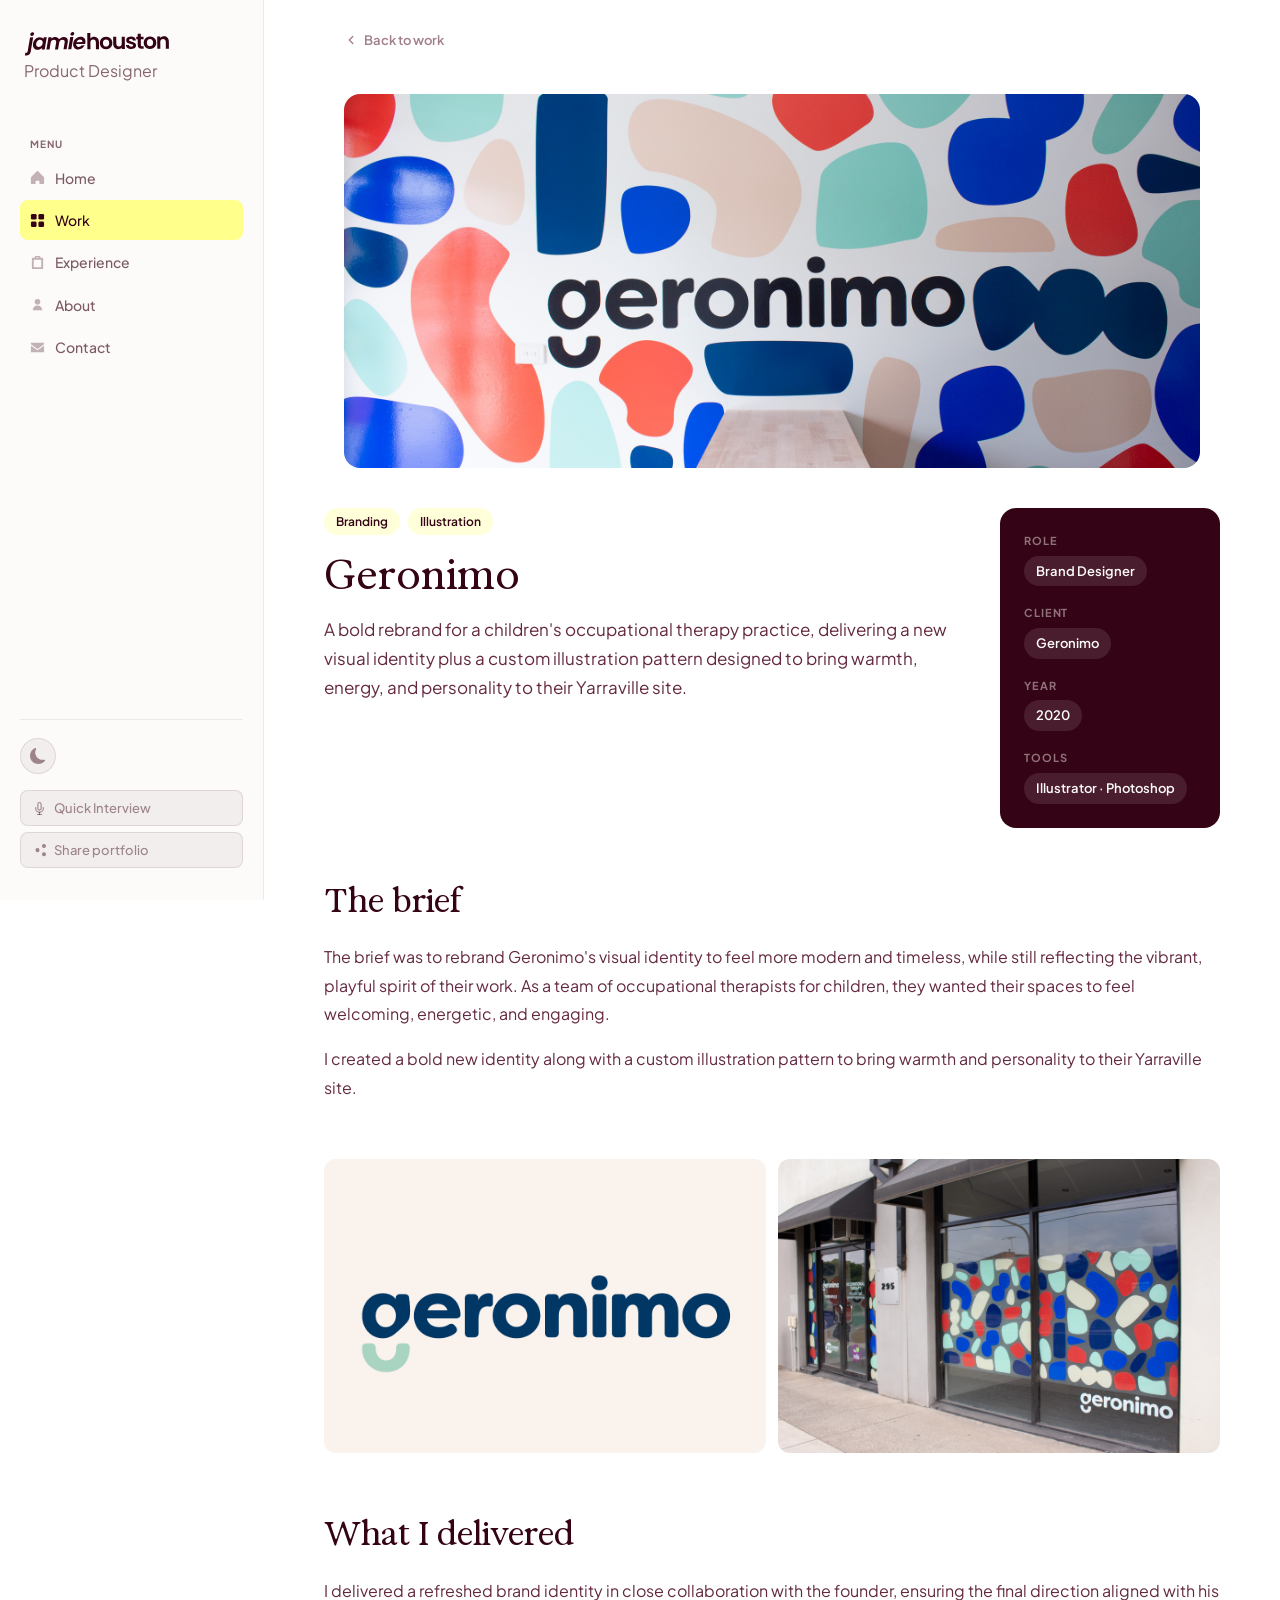
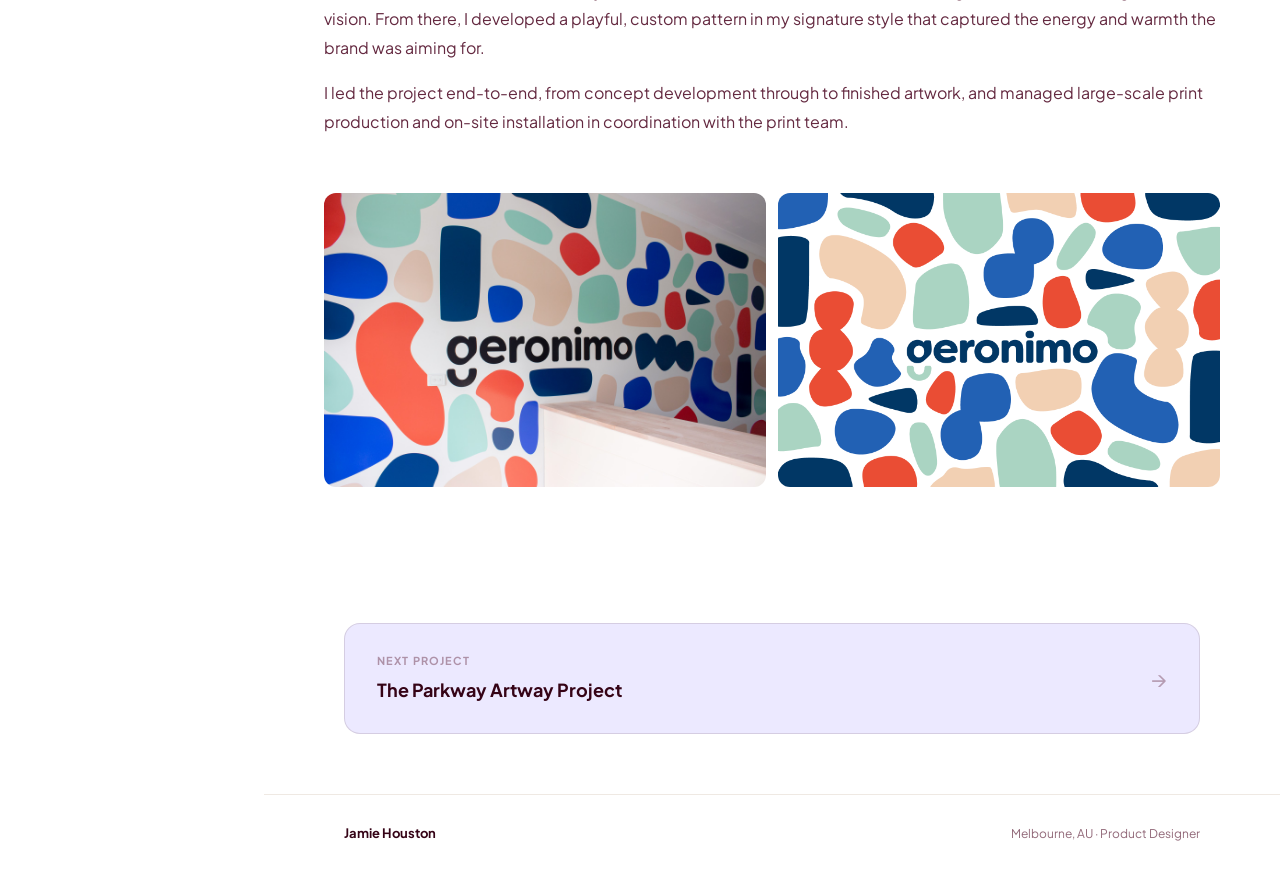
<file: project-geronimo.html>
<!DOCTYPE html>
<html lang="en">
<head>
  <meta charset="UTF-8">
  <meta name="viewport" content="width=device-width, initial-scale=1.0">
  <title>Geronimo — Jamie Houston</title>
  <link rel="icon" href="/favicon.svg" type="image/svg+xml">
  <link rel="apple-touch-icon" href="/apple-touch-icon.png">
  <style>
    @import url('https://fonts.googleapis.com/css2?family=Plus+Jakarta+Sans:ital,wght@0,400;0,500;0,600;0,700;1,400&display=swap');
    @font-face{font-family:'Exposure';src:url('ExposureTrialVAR.ttf') format('truetype-variations');font-weight:100 900;font-style:normal;font-display:swap;}@font-face{font-family:'Exposure';src:url('ExposureTrialVAR-Italic.ttf') format('truetype-variations');font-weight:100 900;font-style:italic;font-display:swap;}
    :root{--color-white-100:#ffffff;--color-egg-white-200:#fdfbf9;--color-egg-white-300:#efe9e3;--color-aubergine-100:#642940;--color-aubergine-200:#350316;--color-aubergine-300:#22000d;--color-lemon-100:#ffffda;--color-lemon-200:#ffff8c;--color-violet-100:#ece9ff;--color-violet-200:#c3baff;--font:'Plus Jakarta Sans',sans-serif;--sidebar-w:264px;--content-max:800px;--radius-sm:8px;--radius-md:12px;--radius-lg:16px;}
    *,*::before,*::after{box-sizing:border-box;margin:0;padding:0;}
    html{scroll-behavior:smooth;}
    body{font-family:var(--font);background:var(--color-white-100);color:var(--color-aubergine-200);line-height:1.6;-webkit-font-smoothing:antialiased;}
    a{color:inherit;}ul{list-style:none;}
    .layout{display:flex;min-height:100vh;}
    .main{margin-left:var(--sidebar-w);flex:1;padding:0;max-width:calc(100% - var(--sidebar-w));}
    .sidebar{width:var(--sidebar-w);background:var(--color-aubergine-300);position:fixed;top:0;left:0;height:100vh;display:flex;flex-direction:column;padding:32px 20px;overflow-y:auto;z-index:10;}
    .sidebar-identity{display:flex;align-items:center;gap:12px;margin-bottom:32px;padding:0 4px;text-decoration:none;}
    .avatar{width:42px;height:42px;border-radius:50%;flex-shrink:0;overflow:hidden;object-fit:cover;display:block;}
    .sidebar-name{color:var(--color-egg-white-200);font-weight:700;font-size:14px;line-height:1.2;}
    .sidebar-role{color:rgba(255,251,247,0.55);font-size:16px;font-family:'Plus Jakarta Sans',sans-serif;margin-top:2px;}
    .available-badge{display:flex;align-items:center;gap:6px;background:rgba(255,255,139,0.08);border:1px solid rgba(255,255,139,0.18);border-radius:var(--radius-sm);padding:7px 10px;margin-bottom:20px;font-size:12px;color:var(--color-lemon-200);font-weight:500;}
    .available-dot{width:6px;height:6px;background:var(--color-lemon-200);border-radius:50%;flex-shrink:0;animation:pulse 2.2s ease-in-out infinite;}
    @keyframes pulse{0%,100%{opacity:1;}50%{opacity:0.35;}}
    .sidebar-nav{display:flex;flex-direction:column;gap:2px;flex:1;}
    .nav-label{color:rgba(255,251,247,0.5);font-size:10px;font-weight:700;text-transform:uppercase;letter-spacing:0.1em;padding:0 10px;margin-top:20px;margin-bottom:4px;}
    .nav-link{display:flex;align-items:center;gap:10px;padding:9px 10px;border-radius:var(--radius-sm);color:rgba(255,251,247,0.5);text-decoration:none;font-size:14px;font-weight:500;transition:background 0.14s ease,color 0.14s ease;}
    .nav-link svg{flex-shrink:0;opacity:0.6;transition:opacity 0.14s;}
    .nav-link:hover{background:rgba(255,255,255,0.06);color:var(--color-egg-white-200);}
    .nav-link:hover svg{opacity:1;}
    .nav-link.active{background:rgba(255,255,139,0.1);color:var(--color-lemon-200);}
    .nav-link.active svg{opacity:1;}
    .sidebar-footer{margin-top:auto;padding-top:18px;border-top:1px solid rgba(255,255,255,0.06);display:flex;flex-direction:column;gap:6px;}
    .share-btn{display:flex;align-items:center;gap:8px;width:100%;background:rgba(255,255,255,0.06);border:1px solid rgba(255,255,255,0.1);border-radius:var(--radius-sm);padding:9px 12px;color:rgba(255,251,247,0.5);font-family:var(--font);font-size:13px;font-weight:500;cursor:pointer;transition:background 0.14s,color 0.14s;}
    .share-btn:hover{background:rgba(255,255,255,0.1);color:var(--color-egg-white-200);}
    .theme-toggle{width:36px;height:36px;border-radius:50%;background:rgba(255,255,255,0.06);border:1px solid rgba(255,255,255,0.1);color:rgba(255,251,247,0.5);display:flex;align-items:center;justify-content:center;cursor:pointer;transition:background 0.14s,color 0.14s;margin-bottom:10px;flex-shrink:0;}
    .theme-toggle:hover{background:rgba(255,255,255,0.12);color:var(--color-egg-white-200);}
    html:not(.dark) .sidebar{background:var(--color-egg-white-200);border-right:1px solid rgba(53,3,22,0.07);}
    html:not(.dark) .sidebar-name{color:#350316;}
    .sidebar-logo{height:24px;width:auto;display:block;}
    .mobile-topbar-logo{height:25px;width:auto;display:block;}
    html.dark .sidebar-logo,html.dark .mobile-topbar-logo{filter:brightness(0) invert(1);}html:not(.dark) .sidebar-role{color:rgba(53,3,22,0.6);}
    html:not(.dark) .available-badge{background:rgba(53,3,22,0.04);border-color:rgba(53,3,22,0.1);color:#350316;}
    html:not(.dark) .available-dot{background:#350316;}html:not(.dark) .nav-label{color:rgba(53,3,22,0.6);}
    html:not(.dark) .nav-link{color:rgba(53,3,22,0.65);}html:not(.dark) .nav-link svg{opacity:0.45;}
    html:not(.dark) .nav-link:hover{background:rgba(53,3,22,0.05);color:#350316;}
    html:not(.dark) .nav-link:hover svg,html:not(.dark) .nav-link.active svg{opacity:1;}
    html:not(.dark) .nav-link.active{background:var(--color-lemon-200);color:#350316;}
    html:not(.dark) .sidebar-footer{border-top-color:rgba(53,3,22,0.07);}
    html:not(.dark) .share-btn{background:rgba(53,3,22,0.05);border-color:rgba(53,3,22,0.1);color:rgba(53,3,22,0.45);}
    html:not(.dark) .share-btn:hover{background:rgba(53,3,22,0.08);color:#350316;}
    html:not(.dark) .theme-toggle{background:rgba(53,3,22,0.05);border-color:rgba(53,3,22,0.1);color:rgba(53,3,22,0.45);}
    html.dark .sidebar{background:#350316;border-right:1px solid rgba(255,255,255,0.05);}
    html.dark body{background:var(--color-aubergine-300);color:var(--color-egg-white-200);}
    html.dark h1,html.dark h2,html.dark h3{color:var(--color-egg-white-200);}
    html.dark .cs-title{color:var(--color-egg-white-200);}
    html.dark .cs-subtitle{color:rgba(255,251,247,0.7);}
    html.dark .cs-section h2,html.dark .cs-section h3{color:var(--color-egg-white-200);}
    html.dark .cs-section p,html.dark .cs-section li{color:rgba(255,251,247,0.75);}
    html.dark .cs-body p{color:rgba(255,251,247,0.75);}
    html.dark .cs-callout{background:var(--color-aubergine-200);border-left-color:var(--color-lemon-200);}
    html.dark .cs-callout p{color:rgba(255,251,247,0.8);}
    html.dark .cs-image-placeholder{background:var(--color-aubergine-200);}
    html.dark .cs-next{background:var(--color-aubergine-200);border-color:rgba(255,255,255,0.08);}
    html.dark .cs-next-label{color:rgba(255,251,247,0.55);}html.dark .cs-next-title{color:var(--color-egg-white-200);}
    html.dark .cs-back{color:rgba(255,251,247,0.5);}html.dark .cs-back:hover{color:var(--color-egg-white-200);}
    html.dark .site-footer{border-top-color:rgba(255,255,255,0.08);}
    html.dark .footer-name{color:var(--color-egg-white-200);}html.dark .footer-meta{color:rgba(255,251,247,0.55);}
    html.dark .cs-tag{background:rgba(255,255,139,0.14);color:var(--color-egg-white-200);}
    html.dark .outcome-card{background:var(--color-aubergine-200);}
    html.dark .outcome-value{color:var(--color-lemon-200);}html.dark .outcome-label{color:rgba(255,251,247,0.55);}
    .cs-topbar{padding:28px 60px 0;}
    .cs-back{display:inline-flex;align-items:center;gap:6px;font-size:13px;font-weight:600;color:var(--color-aubergine-100);text-decoration:none;opacity:0.6;transition:opacity 0.14s,color 0.14s;}
    .cs-back:hover{opacity:1;color:var(--color-aubergine-200);}
    .cs-hero{padding:40px 60px 0;}
    .cs-hero-cover{width:100%;aspect-ratio:16/7;border-radius:var(--radius-lg);background-size:cover;background-position:center;margin-bottom:40px;}
    .cs-tags{display:flex;gap:8px;flex-wrap:wrap;margin-bottom:16px;}
    .cs-tag{display:inline-block;background:var(--color-lemon-100);color:var(--color-aubergine-200);font-size:12px;font-weight:600;padding:4px 12px;border-radius:100px;}
    .cs-title{font-size:40px;font-weight:700;line-height:1.2;color:var(--color-aubergine-200);margin-bottom:16px;font-family:'Exposure',sans-serif;}
    .cs-subtitle{font-size:17px;color:var(--color-aubergine-100);line-height:1.7;}
    /* Intro block */
    .cs-intro-block{display:grid;grid-template-columns:1fr 220px;gap:40px;padding:0 60px 48px;align-items:start;}
    .cs-meta-card{background:var(--color-aubergine-200);border-radius:var(--radius-lg);padding:24px;display:flex;flex-direction:column;gap:18px;}
    .cs-meta-item{display:flex;flex-direction:column;gap:6px;}
    .cs-meta-label{font-size:11px;font-weight:700;text-transform:uppercase;letter-spacing:0.08em;color:rgba(255,251,247,0.45);}
    .cs-meta-pill{display:inline-flex;background:rgba(255,255,255,0.1);border-radius:100px;padding:5px 12px;font-size:13px;font-weight:600;color:var(--color-egg-white-200);width:fit-content;}
    html.dark .cs-meta-card{background:rgba(255,255,255,0.06);border:1px solid rgba(255,255,255,0.08);}
    html.dark .cs-meta-label{color:rgba(255,251,247,0.45);}
    html.dark .cs-meta-pill{background:rgba(255,255,255,0.08);color:var(--color-egg-white-200);}
    @media(max-width:768px){.cs-intro-block{grid-template-columns:1fr;padding:0 20px 32px;}.cs-topbar,.cs-hero{padding-left:20px;padding-right:20px;}}
    
    
    
    
    
    .cs-body{padding:0 60px 80px;}
    .cs-section{margin-bottom:56px;}
    .cs-section h2{font-size:32px;font-family:'Exposure',sans-serif;font-weight:700;color:var(--color-aubergine-200);margin-bottom:16px;}
    .cs-section h3{font-size:24px;font-family:'Exposure',sans-serif;font-weight:700;color:var(--color-aubergine-200);margin-bottom:10px;}
    .cs-section p{font-size:16px;color:var(--color-aubergine-100);line-height:1.8;margin-bottom:16px;}
    .cs-section p:last-child{margin-bottom:0;}
    .cs-section ul{margin-bottom:16px;padding-left:0;}
    .cs-section ul li{font-size:16px;color:var(--color-aubergine-100);line-height:1.8;padding-left:20px;position:relative;margin-bottom:6px;}
    .cs-section ul li::before{content:'';position:absolute;left:0;top:11px;width:6px;height:6px;background:var(--color-aubergine-200);border-radius:50%;}
    .cs-image{width:100%;border-radius:var(--radius-md);overflow:hidden;margin-bottom:56px;}
    .cs-image-placeholder{background:var(--color-violet-100);border-radius:var(--radius-md);display:flex;align-items:center;justify-content:center;color:var(--color-aubergine-100);font-size:13px;font-weight:600;opacity:0.4;letter-spacing:0.04em;}
    .cs-image img{width:100%;display:block;}
    .cs-image-grid{display:grid;grid-template-columns:1fr 1fr;gap:12px;margin-bottom:56px;}
    .cs-image-grid img{width:100%;display:block;border-radius:var(--radius-md);object-fit:cover;object-position:center;aspect-ratio:3/2;}
    @media(max-width:600px){.cs-image-grid{grid-template-columns:1fr;}}
    /* Floating shapes */
    .gshapes{position:fixed;top:0;left:var(--sidebar-w);right:0;bottom:0;pointer-events:none;z-index:2;overflow:hidden;}
    .gshape{position:absolute;opacity:0.28;}
    .gshape img{display:block;}
    .gshape--1{top:6%;left:4%;animation:gd1 28s ease-in-out infinite;}
    .gshape--2{top:20%;right:6%;animation:gd2 34s ease-in-out infinite;}
    .gshape--3{bottom:35%;left:55%;animation:gd3 24s ease-in-out infinite;}
    .gshape--4{top:50%;left:8%;animation:gd4 30s ease-in-out infinite;}
    @keyframes gd1{0%{transform:translate(0,0);}18%{transform:translate(90px,160px);}36%{transform:translate(200px,60px);}54%{transform:translate(60px,300px);}72%{transform:translate(220px,200px);}90%{transform:translate(40px,100px);}100%{transform:translate(0,0);}}
    @keyframes gd2{0%{transform:translate(0,0);}15%{transform:translate(-140px,120px);}32%{transform:translate(-60px,280px);}50%{transform:translate(-200px,80px);}68%{transform:translate(-80px,360px);}85%{transform:translate(-160px,160px);}100%{transform:translate(0,0);}}
    @keyframes gd3{0%{transform:translate(0,0);}20%{transform:translate(-180px,-100px);}40%{transform:translate(60px,-200px);}60%{transform:translate(-100px,120px);}80%{transform:translate(80px,-80px);}100%{transform:translate(0,0);}}
    @keyframes gd4{0%{transform:translate(0,0);}22%{transform:translate(160px,-120px);}44%{transform:translate(280px,80px);}66%{transform:translate(100px,200px);}88%{transform:translate(220px,-60px);}100%{transform:translate(0,0);}}
    @media(max-width:768px){.gshapes{left:0;}}
    .cs-2col{display:grid;grid-template-columns:1fr 1fr;gap:32px;align-items:start;margin-bottom:56px;}
    .cs-2col-image{border-radius:var(--radius-md);overflow:hidden;background:var(--color-violet-100);}
    .cs-2col-image img{width:100%;display:block;}
    .cs-2col-text h3{font-size:24px;font-family:'Exposure',sans-serif;font-weight:700;color:var(--color-aubergine-200);margin-bottom:10px;}
    .cs-2col-text p{font-size:15px;color:var(--color-aubergine-100);line-height:1.8;}
    .cs-callout{background:var(--color-lemon-100);border-left:3px solid var(--color-aubergine-200);border-radius:0 var(--radius-sm) var(--radius-sm) 0;padding:20px 24px;margin-bottom:56px;}
    .cs-callout p{font-size:16px;font-weight:600;color:var(--color-aubergine-200);line-height:1.65;margin:0;}
    .cs-next-wrap{padding:0 60px 60px;}
    @keyframes cs-next-jump{0%{transform:translateY(0);}35%{transform:translateY(-10px);}55%{transform:translateY(-5px);}75%{transform:translateY(-8px);}100%{transform:translateY(-6px);}}
    .cs-next{display:flex;align-items:center;justify-content:space-between;background:var(--color-violet-100);border:1px solid rgba(53,3,22,0.12);border-radius:var(--radius-lg);padding:28px 32px;text-decoration:none;color:inherit;}
    .cs-next:hover{animation:cs-next-jump 0.45s ease forwards;}
    .cs-next-label{font-size:11px;font-weight:700;text-transform:uppercase;letter-spacing:0.1em;color:var(--color-aubergine-100);opacity:0.45;margin-bottom:6px;}
    .cs-next-title{font-size:18px;font-weight:700;color:var(--color-aubergine-200);}
    .cs-next-arrow{font-size:22px;color:var(--color-aubergine-100);opacity:0.4;}
    .site-footer{border-top:1px solid var(--color-egg-white-300);padding:28px 60px;display:flex;align-items:center;justify-content:space-between;}
    .footer-name{font-size:13px;font-weight:700;color:var(--color-aubergine-200);}
    .footer-meta{font-size:12px;color:rgba(100,41,64,0.7);}
    @media(max-width:768px){
      .mobile-topbar{display:flex;}
      .sidebar{transform:translateX(-100%);width:280px;height:100vh;top:0;left:0;flex-direction:column;padding:32px 20px;overflow-y:auto;padding-top:72px;z-index:30;}
      .sidebar.open{transform:translateX(0);}.sidebar .sidebar-identity{display:none;}
      .mobile-overlay.open{display:block;}
      .main{margin-left:0;max-width:100%;padding-top:76px;}
      .cs-topbar,.cs-hero,.cs-body,.cs-next-wrap,.site-footer{padding-left:20px;padding-right:20px;}
      .cs-2col{grid-template-columns:1fr;}
      .cs-title{font-size:26px;}
    }
    @media(min-width:1280px){.cs-topbar,.cs-hero,.cs-next-wrap,.site-footer{padding-left:80px;padding-right:80px;}}
    .sidebar{transition:transform 0.3s ease;}
    @media(min-width:769px){.mobile-topbar{display:none;}}
    .mobile-topbar{position:fixed;top:0;left:0;right:0;z-index:35;height:56px;padding:0 20px;align-items:center;justify-content:space-between;background:var(--color-egg-white-200);border-bottom:1px solid var(--color-egg-white-300);}
    .mobile-topbar-name{font-size:14px;font-weight:700;color:var(--color-aubergine-200);}
    .mobile-topbar-actions{display:flex;align-items:center;gap:8px;}
    .mobile-topbar-actions .theme-toggle{margin-bottom:0;}
    .hamburger-btn{width:36px;height:36px;border-radius:var(--radius-sm);background:transparent;border:1px solid rgba(53,3,22,0.15);color:var(--color-aubergine-200);display:flex;align-items:center;justify-content:center;cursor:pointer;transition:background 0.14s;}
    .hamburger-btn:hover{background:rgba(53,3,22,0.06);}
    .mobile-overlay{display:none;position:fixed;inset:0;background:rgba(34,0,13,0.45);z-index:25;}
    html.dark .mobile-topbar{background:var(--color-aubergine-300);border-bottom-color:rgba(255,255,255,0.07);}
    html.dark .mobile-topbar-name{color:var(--color-egg-white-200);}
    html.dark .hamburger-btn{border-color:rgba(255,255,255,0.15);color:var(--color-egg-white-200);}
    html.dark .hamburger-btn:hover{background:rgba(255,255,255,0.08);}
    /* Intro block */
    .cs-intro-block{display:grid;grid-template-columns:1fr 220px;gap:40px;padding:0 60px 48px;align-items:start;}
    .cs-subtitle{font-size:17px;color:var(--color-aubergine-100);line-height:1.7;}
    .cs-meta-card{background:var(--color-aubergine-200);border-radius:var(--radius-lg);padding:24px;display:flex;flex-direction:column;gap:18px;}
    .cs-meta-item{display:flex;flex-direction:column;gap:6px;}
    .cs-meta-label{font-size:11px;font-weight:700;text-transform:uppercase;letter-spacing:0.08em;color:rgba(255,251,247,0.45);}
    .cs-meta-pill{display:inline-flex;background:rgba(255,255,255,0.1);border-radius:100px;padding:5px 12px;font-size:13px;font-weight:600;color:var(--color-egg-white-200);width:fit-content;}
    html.dark .cs-meta-card{background:rgba(255,255,255,0.06);border:1px solid rgba(255,255,255,0.08);}
    html.dark .cs-meta-label{color:rgba(255,251,247,0.45);}
    html.dark .cs-meta-pill{background:rgba(255,255,255,0.08);color:var(--color-egg-white-200);}
    @media(max-width:768px){.cs-intro-block{grid-template-columns:1fr;padding:0 20px 32px;}}
  </style>
</head>
<body>
<div class="scroll-progress" id="scrollProgress"></div>
<div class="layout">
  <!-- MOBILE TOP BAR -->
  <div class="mobile-topbar">
    <img src="images/jamie-houston-logo.svg?v=2" class="mobile-topbar-logo" alt="Jamie Houston">
    <div class="mobile-topbar-actions">
      <button class="theme-toggle" onclick="toggleTheme()" title="Toggle theme"></button>
      <button class="hamburger-btn" onclick="toggleMobileMenu()"><svg width="18" height="14" viewBox="0 0 18 14" fill="currentColor"><rect width="18" height="2" rx="1"/><rect y="6" width="18" height="2" rx="1"/><rect y="12" width="18" height="2" rx="1"/></svg></button>
    </div>
  </div>
  <div class="mobile-overlay" id="mobileOverlay" onclick="toggleMobileMenu()"></div>

  <aside class="sidebar">
    <a href="index.html" class="sidebar-identity"><div><img src="images/jamie-houston-logo.svg?v=2" class="sidebar-logo" alt="Jamie Houston"><div class="sidebar-role">Product Designer</div></div></a>
    <nav class="sidebar-nav">
      <span class="nav-label">Menu</span>
      <a href="index.html" class="nav-link"><svg width="15" height="15" viewBox="0 0 16 16" fill="currentColor"><path d="M8.354 1.146a.5.5 0 00-.708 0L1 7.793V14.5A.5.5 0 001.5 15h4a.5.5 0 00.5-.5v-3h4v3a.5.5 0 00.5.5h4a.5.5 0 00.5-.5V7.793L8.354 1.146z"/></svg><span>Home</span></a>
      <a href="work.html" class="nav-link active"><svg width="15" height="15" viewBox="0 0 16 16" fill="currentColor"><rect x="1" y="1" width="6" height="6" rx="1.5"/><rect x="9" y="1" width="6" height="6" rx="1.5"/><rect x="1" y="9" width="6" height="6" rx="1.5"/><rect x="9" y="9" width="6" height="6" rx="1.5"/></svg><span>Work</span></a>
      <a href="experience.html" class="nav-link"><svg width="15" height="15" viewBox="0 0 16 16" fill="currentColor"><path d="M6 1h4a1 1 0 011 1v1h2a1 1 0 011 1v10a1 1 0 01-1 1H3a1 1 0 01-1-1V4a1 1 0 011-1h2V2a1 1 0 011-1zm1 2h2V2H7v1zM4 5v8h8V5H4z"/></svg><span>Experience</span></a>
      <a href="about.html" class="nav-link"><svg width="15" height="15" viewBox="0 0 16 16" fill="currentColor"><path d="M8 8a3 3 0 100-6 3 3 0 000 6zm-5 6a5 5 0 1110 0H3z"/></svg><span>About</span></a>
      <a href="contact.html" class="nav-link"><svg width="15" height="15" viewBox="0 0 16 16" fill="currentColor"><path d="M1 3h14v1.5L8 9.5 1 4.5V3zm0 3l7 5 7-5V13H1V6z"/></svg><span>Contact</span></a>
    </nav>
    <div class="sidebar-footer">
      <button class="theme-toggle" id="themeToggle" onclick="toggleTheme()" title="Toggle light / dark mode"></button>
      <button class="share-btn" id="qiTrigger" onclick="toggleQI()">
        <svg width="13" height="13" viewBox="0 0 24 24" fill="none" stroke="currentColor" stroke-width="2" stroke-linecap="round" stroke-linejoin="round"><path d="M12 1a3 3 0 0 0-3 3v8a3 3 0 0 0 6 0V4a3 3 0 0 0-3-3z"/><path d="M19 10v2a7 7 0 0 1-14 0v-2"/><line x1="12" y1="19" x2="12" y2="23"/><line x1="8" y1="23" x2="16" y2="23"/></svg>
        Quick Interview
      </button>
      <button class="share-btn" onclick="sharePortfolio(this)"><svg width="13" height="13" viewBox="0 0 16 16" fill="currentColor"><path d="M11 2.5a2.5 2.5 0 115 0 2.5 2.5 0 01-5 0zm-8 5a2.5 2.5 0 115 0 2.5 2.5 0 01-5 0zm8 5a2.5 2.5 0 115 0 2.5 2.5 0 01-5 0zm-7.4-4.7l4.8 2.8m0-5.6L3.6 7.8"/></svg>Share portfolio</button>
    </div>
  </aside>
  <main class="main">
    <div class="cs-topbar"><a href="work.html" class="cs-back"><svg width="14" height="14" viewBox="0 0 16 16" fill="currentColor"><path d="M10 4l-4 4 4 4" stroke="currentColor" stroke-width="1.5" stroke-linecap="round" stroke-linejoin="round" fill="none"/></svg>Back to work</a></div>
    <div class="cs-hero">
      <div class="cs-hero-cover" style="background-image: url('images/geronimo-hero.jpg'); background-size: cover; background-position: center;"></div>
    </div>
    <div class="cs-intro-block">
      <div class="cs-intro-text">
        <div class="cs-tags"><span class="cs-tag">Branding</span><span class="cs-tag">Illustration</span></div>
        <h1 class="cs-title">Geronimo</h1>
        <p class="cs-subtitle">A bold rebrand for a children's occupational therapy practice, delivering a new visual identity plus a custom illustration pattern designed to bring warmth, energy, and personality to their Yarraville site.</p>
      </div>
      <div class="cs-meta-card">
        <div class="cs-meta-item"><span class="cs-meta-label">Role</span><span class="cs-meta-pill">Brand Designer</span></div>
        <div class="cs-meta-item"><span class="cs-meta-label">Client</span><span class="cs-meta-pill">Geronimo</span></div>
        <div class="cs-meta-item"><span class="cs-meta-label">Year</span><span class="cs-meta-pill">2020</span></div>
        <div class="cs-meta-item"><span class="cs-meta-label">Tools</span><span class="cs-meta-pill">Illustrator · Photoshop</span></div>
      </div>
    </div>
    <div class="cs-body">
      <div class="cs-section">
        <h2>The brief</h2>
        <p>The brief was to rebrand Geronimo's visual identity to feel more modern and timeless, while still reflecting the vibrant, playful spirit of their work. As a team of occupational therapists for children, they wanted their spaces to feel welcoming, energetic, and engaging.</p>
        <p>I created a bold new identity along with a custom illustration pattern to bring warmth and personality to their Yarraville site.</p>
      </div>
      <div class="cs-image-grid">
        <img loading="lazy" decoding="async" src="images/geronimo-1.png" alt="Geronimo brand identity">
        <img loading="lazy" decoding="async" src="images/geronimo-2.jpg" alt="Geronimo brand identity">
      </div>
      <div class="cs-section">
        <h2>What I delivered</h2>
        <p>I delivered a refreshed brand identity in close collaboration with the founder, ensuring the final direction aligned with his vision. From there, I developed a playful, custom pattern in my signature style that captured the energy and warmth the brand was aiming for.</p>
        <p>I led the project end-to-end, from concept development through to finished artwork, and managed large-scale print production and on-site installation in coordination with the print team.</p>
      </div>
      <div class="cs-image-grid">
        <img loading="lazy" decoding="async" src="images/geronimo-3.jpg" alt="Geronimo illustration pattern">
        <img loading="lazy" decoding="async" src="images/geronimo-4.png" alt="Geronimo illustration pattern">
      </div>
    </div>
    <div class="cs-next-wrap">
      <a href="project-parkway.html" class="cs-next">
        <div><div class="cs-next-label">Next project</div><div class="cs-next-title">The Parkway Artway Project</div></div>
        <span class="cs-next-arrow">→</span>
      </a>
    </div>
    <footer class="site-footer"><span class="footer-name">Jamie Houston</span><span class="footer-meta">Melbourne, AU · Product Designer</span></footer>
  </main>
</div>
<script>
  const THEME_KEY='theme';
  const SUN=`<svg width="16" height="16" viewBox="0 0 16 16" fill="currentColor"><path d="M8 11a3 3 0 100-6 3 3 0 000 6zm0 1a4 4 0 100-8 4 4 0 000 8zM8 0a.5.5 0 01.5.5v2a.5.5 0 01-1 0v-2A.5.5 0 018 0zm0 13a.5.5 0 01.5.5v2a.5.5 0 01-1 0v-2A.5.5 0 018 13zm8-5a.5.5 0 01-.5.5h-2a.5.5 0 010-1h2a.5.5 0 01.5.5zM3 8a.5.5 0 01-.5.5h-2a.5.5 0 010-1h2A.5.5 0 013 8zm9.657-5.657a.5.5 0 010 .707l-1.414 1.415a.5.5 0 11-.707-.708l1.414-1.414a.5.5 0 01.707 0zm-9.193 9.193a.5.5 0 010 .707L2.05 13.657a.5.5 0 01-.707-.707l1.414-1.414a.5.5 0 01.707 0zm9.193 2.121a.5.5 0 01-.707 0l-1.414-1.414a.5.5 0 01.707-.707l1.414 1.414a.5.5 0 010 .707zM4.464 4.465a.5.5 0 01-.707 0L2.343 3.05a.5.5 0 11.707-.707l1.414 1.414a.5.5 0 010 .707z"/></svg>`;
  const MOON=`<svg width="16" height="16" viewBox="0 0 16 16" fill="currentColor"><path d="M6 .278a.768.768 0 01.08.858 7.208 7.208 0 00-.878 3.46c0 4.021 3.278 7.277 7.318 7.277.527 0 1.04-.055 1.533-.16a.787.787 0 01.81.316.733.733 0 01-.031.893A8.349 8.349 0 018.344 16C3.734 16 0 12.286 0 7.71 0 4.266 2.114 1.312 5.124.06A.752.752 0 016 .278z"/></svg>`;
  function updateThemeIcon(){const isDark=document.documentElement.classList.contains('dark');document.querySelectorAll('.theme-toggle').forEach(btn=>btn.innerHTML=isDark?SUN:MOON);}
  function toggleMobileMenu(){document.querySelector('.sidebar').classList.toggle('open');document.getElementById('mobileOverlay').classList.toggle('open');}
  function toggleTheme(){const isDark=document.documentElement.classList.toggle('dark');localStorage.setItem(THEME_KEY,isDark?'dark':'light');updateThemeIcon();}
  (function(){const saved=localStorage.getItem(THEME_KEY);const prefersDark=window.matchMedia('(prefers-color-scheme: dark)').matches;if(saved==='dark'||(!saved&&prefersDark))document.documentElement.classList.add('dark');updateThemeIcon();})();
  function sharePortfolio(btn) {
  const url = window.location.href;
  navigator.clipboard.writeText(url).then(() => {
    const orig = btn.innerHTML;
    btn.innerHTML = '<svg width="13" height="13" viewBox="0 0 16 16" fill="none" stroke="currentColor" stroke-width="2.5" stroke-linecap="round" stroke-linejoin="round"><polyline points="4 8 8 12 13 4"></polyline></svg> Link copied!';
    btn.classList.add('copied');
    let toast = document.getElementById('shareToast');
    if (!toast) { toast = document.createElement('div'); toast.id = 'shareToast'; toast.className = 'share-toast'; document.body.appendChild(toast); }
    toast.textContent = 'Link copied, thanks for sharing ♥';
    const rect = btn.getBoundingClientRect();
    toast.style.left = rect.left + 'px';
    toast.style.top = (rect.top - toast.offsetHeight - 10) + 'px';
    toast.style.transform = 'none';
    toast.style.bottom = 'auto';
    toast.classList.add('show');
    setTimeout(() => { btn.innerHTML = orig; btn.classList.remove('copied'); toast.classList.remove('show'); }, 2500);
  }).catch(() => { prompt('Copy this link:', url); });
}
</script>


<!-- Quick Interview Panel -->
<style>
.qi-panel{position:fixed;left:calc(var(--sidebar-w,264px) + 12px);bottom:24px;width:370px;background:#ffffff;border-radius:16px;box-shadow:0 8px 48px rgba(53,3,22,0.18);z-index:999;overflow:hidden;transform:translateY(10px) scale(0.98);opacity:0;pointer-events:none;transition:transform 0.22s cubic-bezier(0.34,1.3,0.64,1),opacity 0.18s;}
.qi-panel.open{transform:translateY(0) scale(1);opacity:1;pointer-events:all;}
html.dark .qi-panel{background:#22000d;box-shadow:0 8px 48px rgba(0,0,0,0.4);}
.qi-header{display:flex;align-items:flex-start;justify-content:space-between;padding:20px 20px 16px;border-bottom:1px solid rgba(53,3,22,0.09);}
html.dark .qi-header{border-bottom-color:rgba(255,251,247,0.1);}
.qi-icon-wrap{width:30px;height:30px;background:#ece9ff;border-radius:8px;display:flex;align-items:center;justify-content:center;margin-bottom:8px;color:#350316;}
html.dark .qi-icon-wrap{background:rgba(195,186,255,0.15);color:#fffbf7;}
.qi-title{font-family:var(--font,'Plus Jakarta Sans',sans-serif);font-size:16px;font-weight:700;color:#350316;}
html.dark .qi-title{color:#fffbf7;}
.qi-subtitle{font-family:var(--font,'Plus Jakarta Sans',sans-serif);font-size:12px;color:#642940;margin-top:3px;line-height:1.45;}
html.dark .qi-subtitle{color:rgba(255,251,247,0.6);}
.qi-close{background:none;border:none;cursor:pointer;font-size:22px;line-height:1;color:#642940;padding:2px 4px;flex-shrink:0;margin-top:-2px;}
html.dark .qi-close{color:rgba(255,251,247,0.6);}
.qi-close:hover{color:#350316;}
html.dark .qi-close:hover{color:#fffbf7;}
.qi-questions{max-height:340px;overflow-y:auto;}
.qi-item{border-bottom:1px solid rgba(53,3,22,0.07);}
html.dark .qi-item{border-bottom-color:rgba(255,251,247,0.08);}
.qi-item:last-child{border-bottom:none;}
.qi-q{width:100%;display:flex;align-items:center;justify-content:space-between;gap:12px;padding:14px 20px;background:none;border:none;cursor:pointer;font-family:var(--font,'Plus Jakarta Sans',sans-serif);font-size:14px;font-weight:600;color:#350316;text-align:left;transition:background 0.12s;}
html.dark .qi-q{color:#fffbf7;}
.qi-q:hover{background:#ece9ff;}
html.dark .qi-q:hover{background:rgba(195,186,255,0.12);}
.qi-q.active{background:#ece9ff;}
html.dark .qi-q.active{background:rgba(195,186,255,0.12);}
.qi-qicon{width:24px;height:24px;border-radius:50%;display:flex;align-items:center;justify-content:center;font-size:15px;flex-shrink:0;transition:background 0.12s,color 0.12s;line-height:0;}.qi-qicon svg{display:block;}.qi-qicon.plus .qi-i-cross{display:none;}.qi-qicon.cross .qi-i-plus{display:none;}
.qi-qicon.plus{border:1.5px solid rgba(53,3,22,0.18);color:#642940;}
html.dark .qi-qicon.plus{border-color:rgba(255,251,247,0.2);color:rgba(255,251,247,0.5);}
.qi-qicon.cross{background:#350316;color:#fffbf7;border:none;}
html.dark .qi-qicon.cross{background:#fffbf7;color:#350316;}
.qi-a{display:none;padding:2px 20px 16px;font-family:var(--font,'Plus Jakarta Sans',sans-serif);font-size:13px;line-height:1.65;color:#350316;}
html.dark .qi-a{color:rgba(255,251,247,0.85);}
.qi-a p+p{margin-top:10px;}
.qi-cta{display:inline-flex;align-items:center;gap:6px;margin-top:14px;background:#350316;color:#fffbf7;font-family:var(--font,'Plus Jakarta Sans',sans-serif);font-size:13px;font-weight:700;padding:8px 18px;border-radius:100px;text-decoration:none;transition:opacity 0.14s;}
html.dark .qi-cta{background:#fffbf7;color:#350316;}
.qi-cta:hover{opacity:0.85;}
.qi-footer{padding:11px 20px;border-top:1px solid rgba(53,3,22,0.08);font-family:var(--font,'Plus Jakarta Sans',sans-serif);font-size:11px;font-weight:700;letter-spacing:0.07em;color:#642940;display:flex;align-items:center;gap:8px;}
html.dark .qi-footer{border-top-color:rgba(255,251,247,0.08);color:rgba(255,251,247,0.45);}
.qi-dots{display:flex;gap:4px;align-items:center;}
.qi-dot{width:5px;height:5px;border-radius:50%;background:#c3baff;}
.qi-dot:first-child{background:#350316;}
html.dark .qi-dot:first-child{background:#fffbf7;}
@media(max-width:768px){.qi-panel{left:16px;right:16px;width:auto;bottom:76px;}}
</style>
<div class="qi-panel" id="qiPanel">
  <div class="qi-header">
    <div>
      <div class="qi-icon-wrap"><svg width="15" height="15" viewBox="0 0 24 24" fill="none" stroke="currentColor" stroke-width="2" stroke-linecap="round" stroke-linejoin="round"><path d="M12 1a3 3 0 0 0-3 3v8a3 3 0 0 0 6 0V4a3 3 0 0 0-3-3z"/><path d="M19 10v2a7 7 0 0 1-14 0v-2"/><line x1="12" y1="19" x2="12" y2="23"/><line x1="8" y1="23" x2="16" y2="23"/></svg></div>
      <div class="qi-title">Quick Interview</div>
      <div class="qi-subtitle">Common questions recruiters ask.<br>Click any to see my answers instantly.</div>
    </div>
    <button class="qi-close" onclick="toggleQI()">−</button>
  </div>
  <div class="qi-questions">
    <div class="qi-item">
      <button class="qi-q" onclick="toggleQ(this)">Tell me about yourself<span class="qi-qicon plus"><svg class="qi-i-plus" width="8" height="8" viewBox="0 0 10 10" fill="none" stroke="currentColor" stroke-width="2" stroke-linecap="round"><line x1="5" y1="1" x2="5" y2="9"/><line x1="1" y1="5" x2="9" y2="5"/></svg><svg class="qi-i-cross" width="8" height="8" viewBox="0 0 10 10" fill="none" stroke="currentColor" stroke-width="2" stroke-linecap="round"><line x1="1.5" y1="1.5" x2="8.5" y2="8.5"/><line x1="8.5" y1="1.5" x2="1.5" y2="8.5"/></svg></span></button>
      <div class="qi-a"><p>I'm a product designer with 10 years across freelance, in-house, and startup environments. My background spans product strategy, UX research, UI design, branding, and illustration so I can carry an idea from a whiteboard conversation all the way to a shipped, on-brand interface.</p><p>I'm currently a Product Designer at WORK180 in Melbourne, working end-to-end on the employer-facing platform from discovery and research through to delivery and iteration.</p></div>
    </div>
    <div class="qi-item">
      <button class="qi-q" onclick="toggleQ(this)">Why should we hire you?<span class="qi-qicon plus"><svg class="qi-i-plus" width="8" height="8" viewBox="0 0 10 10" fill="none" stroke="currentColor" stroke-width="2" stroke-linecap="round"><line x1="5" y1="1" x2="5" y2="9"/><line x1="1" y1="5" x2="9" y2="5"/></svg><svg class="qi-i-cross" width="8" height="8" viewBox="0 0 10 10" fill="none" stroke="currentColor" stroke-width="2" stroke-linecap="round"><line x1="1.5" y1="1.5" x2="8.5" y2="8.5"/><line x1="8.5" y1="1.5" x2="1.5" y2="8.5"/></svg></span></button>
      <div class="qi-a"><p>Because I don't just design screens I think about outcomes. I started in visual and brand design, which means I care deeply about craft and polish. I grew into UX and product, which means I care about whether it actually works for people and moves the business.</p><p>I'm also fluent with AI-enabled workflows and front-end enough to communicate precisely with engineers. I move fast without dropping quality, and I thrive in teams where design and engineering are genuinely collaborative.</p></div>
    </div>
    <div class="qi-item">
      <button class="qi-q" onclick="toggleQ(this)">Explain your design process<span class="qi-qicon plus"><svg class="qi-i-plus" width="8" height="8" viewBox="0 0 10 10" fill="none" stroke="currentColor" stroke-width="2" stroke-linecap="round"><line x1="5" y1="1" x2="5" y2="9"/><line x1="1" y1="5" x2="9" y2="5"/></svg><svg class="qi-i-cross" width="8" height="8" viewBox="0 0 10 10" fill="none" stroke="currentColor" stroke-width="2" stroke-linecap="round"><line x1="1.5" y1="1.5" x2="8.5" y2="8.5"/><line x1="8.5" y1="1.5" x2="1.5" y2="8.5"/></svg></span></button>
      <div class="qi-a"><p>Discovery first I want to understand the problem, the users, and the constraints before I sketch a single screen. That means research, stakeholder conversations, and auditing what already exists.</p><p>Then I move fast in low-fidelity: flows, rough wireframes, quick prototypes for testing. High-fidelity comes after we've validated the approach, not before. And I stay involved post-launch data and user feedback inform the next iteration.</p></div>
    </div>
    <div class="qi-item">
      <button class="qi-q" onclick="toggleQ(this)">How do you work with developers?<span class="qi-qicon plus"><svg class="qi-i-plus" width="8" height="8" viewBox="0 0 10 10" fill="none" stroke="currentColor" stroke-width="2" stroke-linecap="round"><line x1="5" y1="1" x2="5" y2="9"/><line x1="1" y1="5" x2="9" y2="5"/></svg><svg class="qi-i-cross" width="8" height="8" viewBox="0 0 10 10" fill="none" stroke="currentColor" stroke-width="2" stroke-linecap="round"><line x1="1.5" y1="1.5" x2="8.5" y2="8.5"/><line x1="8.5" y1="1.5" x2="1.5" y2="8.5"/></svg></span></button>
      <div class="qi-a"><p>As a partner, not a handoff machine. I try to involve engineers early ideally in problem framing so they're invested in the solution, not just implementing a spec.</p><p>I'm comfortable reviewing implementations for design fidelity and adjusting specs when engineering constraints make something impractical. I'd rather ship something slightly simpler and well-built than something pixel-perfect and brittle.</p></div>
    </div>
    <div class="qi-item">
      <button class="qi-q" onclick="toggleQ(this)">Describe a challenging project<span class="qi-qicon plus"><svg class="qi-i-plus" width="8" height="8" viewBox="0 0 10 10" fill="none" stroke="currentColor" stroke-width="2" stroke-linecap="round"><line x1="5" y1="1" x2="5" y2="9"/><line x1="1" y1="5" x2="9" y2="5"/></svg><svg class="qi-i-cross" width="8" height="8" viewBox="0 0 10 10" fill="none" stroke="currentColor" stroke-width="2" stroke-linecap="round"><line x1="1.5" y1="1.5" x2="8.5" y2="8.5"/><line x1="8.5" y1="1.5" x2="1.5" y2="8.5"/></svg></span></button>
      <div class="qi-a"><p><strong>The challenge</strong><br>We identified an opportunity to help young people find the right apprenticeship path with full transparency, while giving employers a way to manage applications on the other side. The tricky part was that it's a two-sided product with very different user needs, and we jumped straight into it as an experiment with almost no runway. I had a week to show a working prototype to a potential client, starting from scratch.</p><p><strong>What I did</strong><br>I ran discovery and scoped the project myself, mapping out both sides of the experience simultaneously. I had to make fast, pragmatic calls about what to explore and what to park, and built the prototype end-to-end to get something tangible in front of stakeholders quickly.</p><p><strong>How it evolved</strong><br>The whole process has been learning while building, taking feedback from research and changing direction based on what we found rather than following a fixed plan. That's been the real design challenge: staying structured enough to make progress while staying loose enough to respond to what we learn.</p><p><strong>Where it landed</strong><br>We're currently in validation with some strong early signals. It hasn't shipped yet but the process itself validated a lot of our assumptions about what both sides of the market actually need.</p></div>
    </div>
    <div class="qi-item">
      <button class="qi-q" onclick="toggleQ(this)">What makes you different?<span class="qi-qicon plus"><svg class="qi-i-plus" width="8" height="8" viewBox="0 0 10 10" fill="none" stroke="currentColor" stroke-width="2" stroke-linecap="round"><line x1="5" y1="1" x2="5" y2="9"/><line x1="1" y1="5" x2="9" y2="5"/></svg><svg class="qi-i-cross" width="8" height="8" viewBox="0 0 10 10" fill="none" stroke="currentColor" stroke-width="2" stroke-linecap="round"><line x1="1.5" y1="1.5" x2="8.5" y2="8.5"/><line x1="8.5" y1="1.5" x2="1.5" y2="8.5"/></svg></span></button>
      <div class="qi-a"><p>Range, and where I sit between disciplines. I started in visual and brand design, so I have a strong eye for typography, layout, and polish but I grew into UX, design systems, and front-end, so I can carry an idea from a stakeholder conversation all the way to a built, accessible, on-brand interface.</p><p>That blend matters for work that lives between marketing, communications, and product. I'm also a systems thinker who still sweats the pixels.</p></div>
    </div>
  </div>
</div>
<script>
function toggleQI(){document.getElementById('qiPanel').classList.toggle('open');}
function toggleQ(btn){
  var a=btn.nextElementSibling;
  var isOpen=a.style.display==='block';
  document.querySelectorAll('.qi-a').forEach(function(x){x.style.display='none';});
  document.querySelectorAll('.qi-q').forEach(function(q){q.classList.remove('active');var ic=q.querySelector('.qi-qicon');if(ic){ic.className='qi-qicon plus';}});
  if(!isOpen){a.style.display='block';btn.classList.add('active');var ic=btn.querySelector('.qi-qicon');if(ic){ic.className='qi-qicon cross';}}
}
document.addEventListener('click',function(e){
  var panel=document.getElementById('qiPanel');
  var trigger=document.getElementById('qiTrigger');
  if(panel&&panel.classList.contains('open')&&!panel.contains(e.target)&&trigger&&!trigger.contains(e.target)){panel.classList.remove('open');}
});
</script>
</body>
</html>
</file>
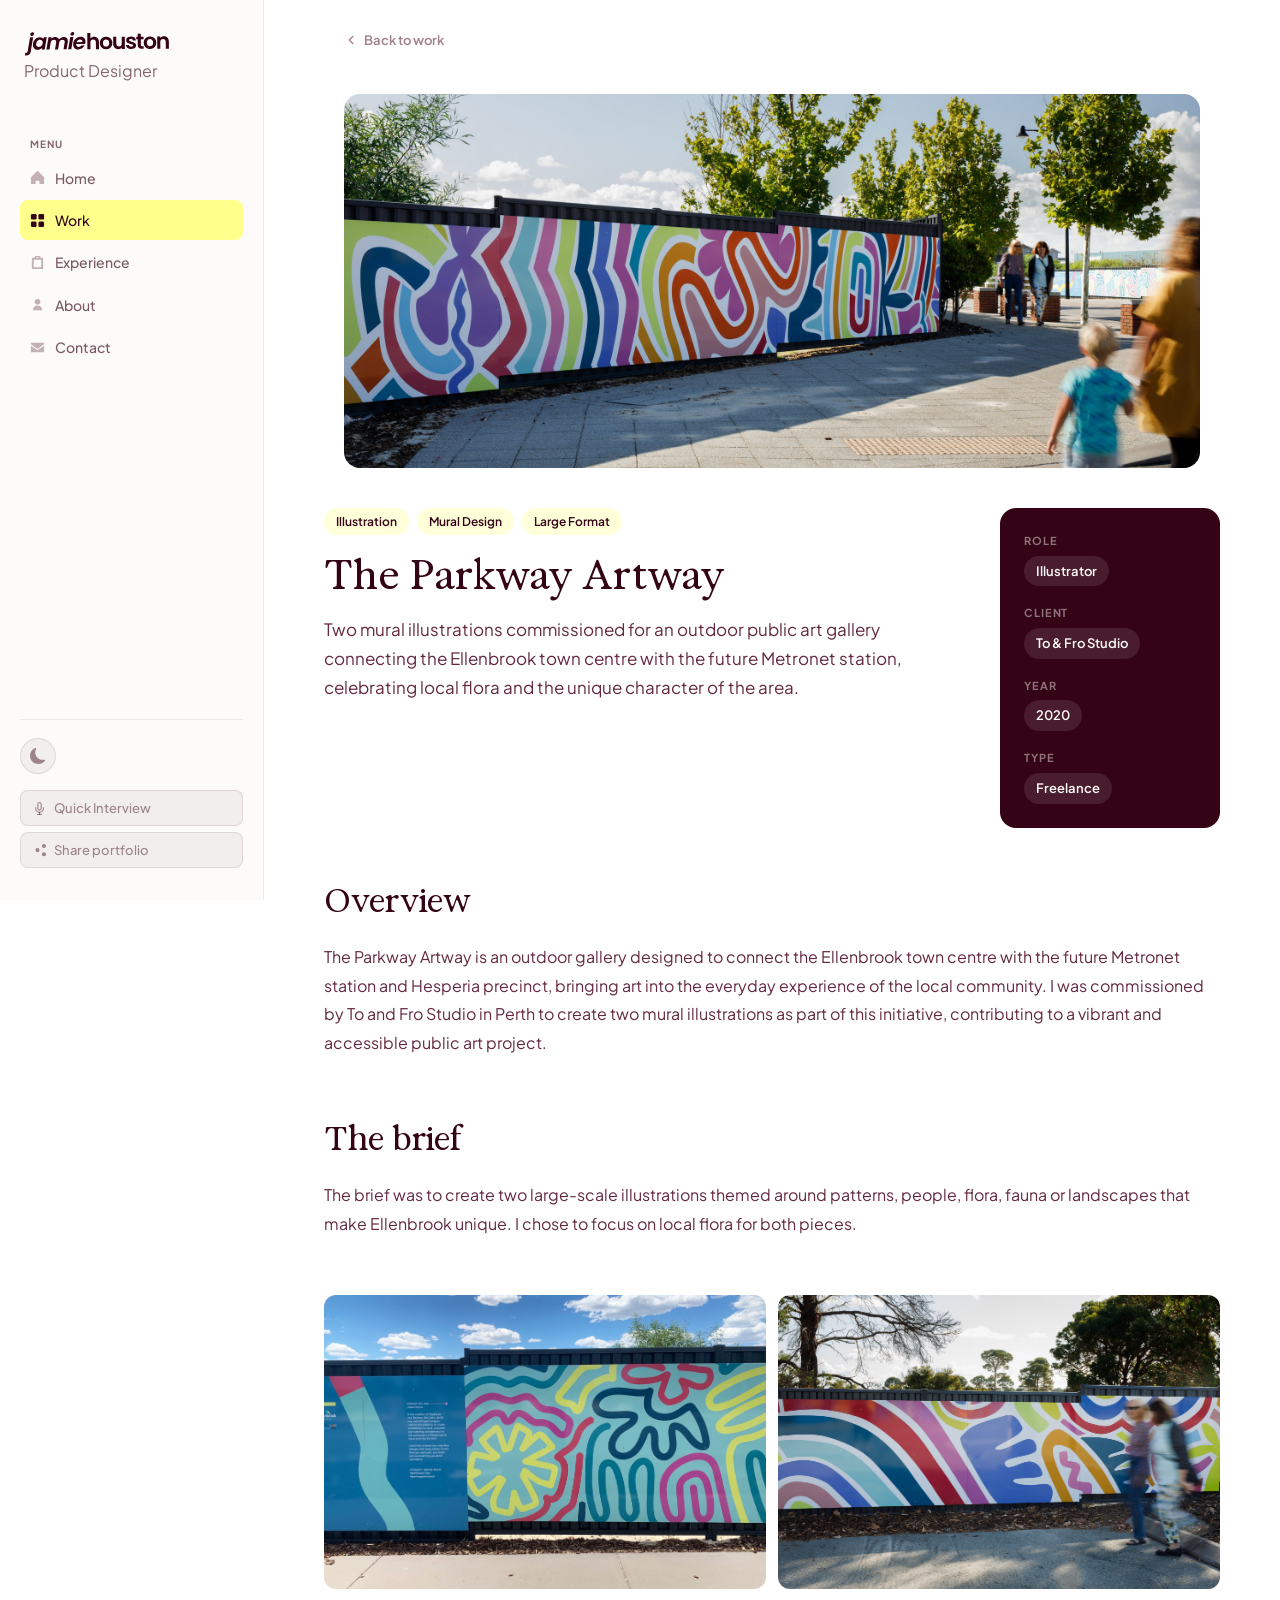
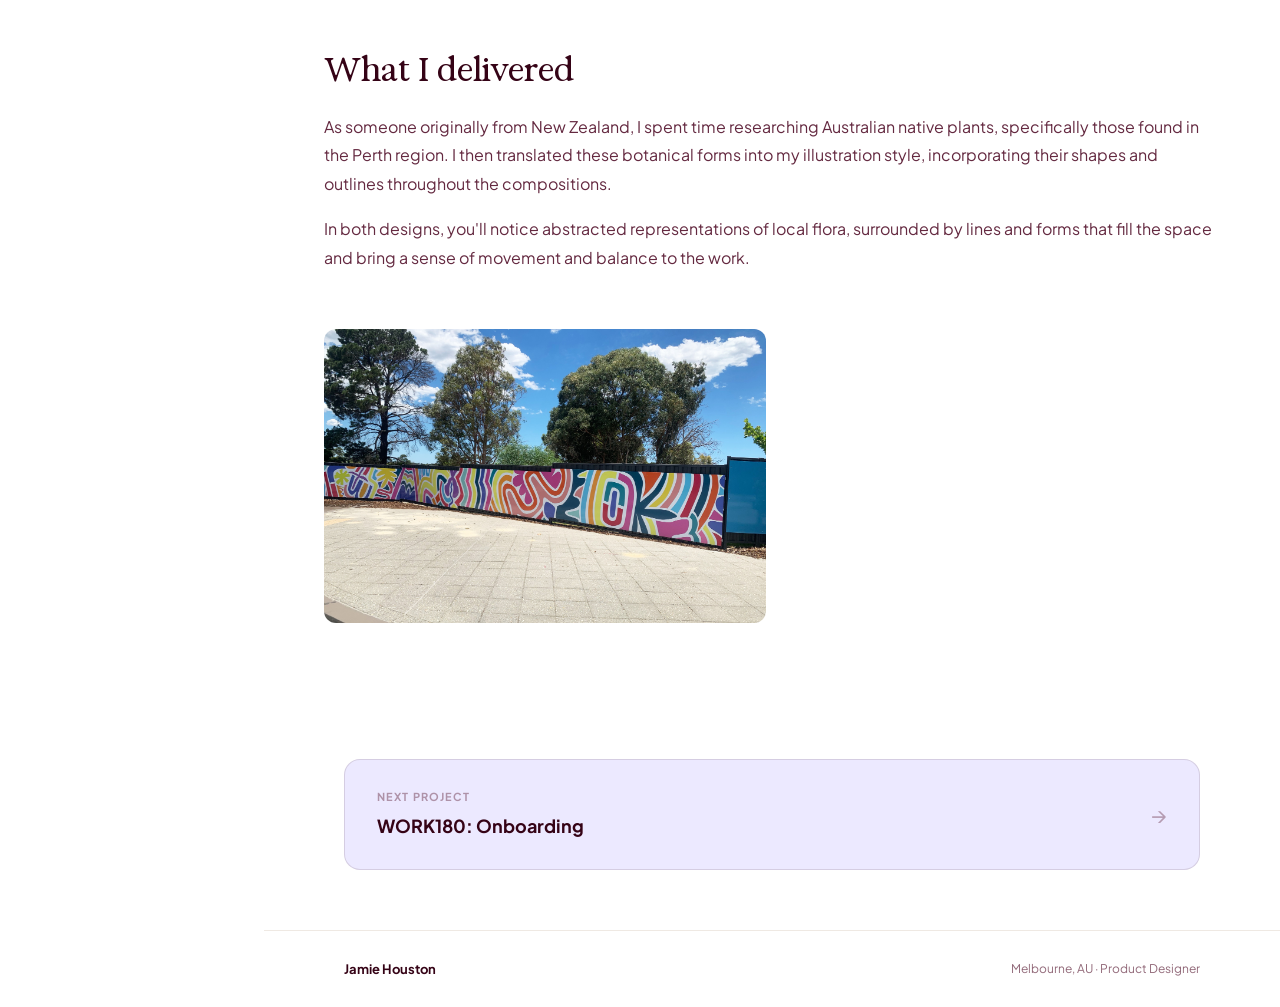
<file: project-parkway.html>
<!DOCTYPE html>
<html lang="en">
<head>
  <meta charset="UTF-8">
  <meta name="viewport" content="width=device-width, initial-scale=1.0">
  <title>The Parkway Artway Project — Jamie Houston</title>
  <link rel="icon" href="/favicon.svg" type="image/svg+xml">
  <link rel="apple-touch-icon" href="/apple-touch-icon.png">
  <style>
    @import url('https://fonts.googleapis.com/css2?family=Plus+Jakarta+Sans:ital,wght@0,400;0,500;0,600;0,700;1,400&display=swap');
    @font-face{font-family:'Exposure';src:url('ExposureTrialVAR.ttf') format('truetype-variations');font-weight:100 900;font-style:normal;font-display:swap;}@font-face{font-family:'Exposure';src:url('ExposureTrialVAR-Italic.ttf') format('truetype-variations');font-weight:100 900;font-style:italic;font-display:swap;}
    :root{--color-white-100:#ffffff;--color-egg-white-200:#fdfbf9;--color-egg-white-300:#efe9e3;--color-aubergine-100:#642940;--color-aubergine-200:#350316;--color-aubergine-300:#22000d;--color-lemon-100:#ffffda;--color-lemon-200:#ffff8c;--color-violet-100:#ece9ff;--color-violet-200:#c3baff;--font:'Plus Jakarta Sans',sans-serif;--sidebar-w:264px;--content-max:800px;--radius-sm:8px;--radius-md:12px;--radius-lg:16px;}
    *,*::before,*::after{box-sizing:border-box;margin:0;padding:0;}
    html{scroll-behavior:smooth;}
    body{font-family:var(--font);background:var(--color-white-100);color:var(--color-aubergine-200);line-height:1.6;-webkit-font-smoothing:antialiased;}
    a{color:inherit;}ul{list-style:none;}
    .layout{display:flex;min-height:100vh;}
    .main{margin-left:var(--sidebar-w);flex:1;padding:0;max-width:calc(100% - var(--sidebar-w));}
    .sidebar{width:var(--sidebar-w);background:var(--color-aubergine-300);position:fixed;top:0;left:0;height:100vh;display:flex;flex-direction:column;padding:32px 20px;overflow-y:auto;z-index:10;}
    .sidebar-identity{display:flex;align-items:center;gap:12px;margin-bottom:32px;padding:0 4px;text-decoration:none;}
    .avatar{width:42px;height:42px;border-radius:50%;flex-shrink:0;overflow:hidden;object-fit:cover;display:block;}
    .sidebar-name{color:var(--color-egg-white-200);font-weight:700;font-size:14px;line-height:1.2;}
    .sidebar-role{color:rgba(255,251,247,0.55);font-size:16px;font-family:'Plus Jakarta Sans',sans-serif;margin-top:2px;}
    .available-badge{display:flex;align-items:center;gap:6px;background:rgba(255,255,139,0.08);border:1px solid rgba(255,255,139,0.18);border-radius:var(--radius-sm);padding:7px 10px;margin-bottom:20px;font-size:12px;color:var(--color-lemon-200);font-weight:500;}
    .available-dot{width:6px;height:6px;background:var(--color-lemon-200);border-radius:50%;flex-shrink:0;animation:pulse 2.2s ease-in-out infinite;}
    @keyframes pulse{0%,100%{opacity:1;}50%{opacity:0.35;}}
    .sidebar-nav{display:flex;flex-direction:column;gap:2px;flex:1;}
    .nav-label{color:rgba(255,251,247,0.5);font-size:10px;font-weight:700;text-transform:uppercase;letter-spacing:0.1em;padding:0 10px;margin-top:20px;margin-bottom:4px;}
    .nav-link{display:flex;align-items:center;gap:10px;padding:9px 10px;border-radius:var(--radius-sm);color:rgba(255,251,247,0.5);text-decoration:none;font-size:14px;font-weight:500;transition:background 0.14s ease,color 0.14s ease;}
    .nav-link svg{flex-shrink:0;opacity:0.6;transition:opacity 0.14s;}
    .nav-link:hover{background:rgba(255,255,255,0.06);color:var(--color-egg-white-200);}
    .nav-link:hover svg{opacity:1;}
    .nav-link.active{background:rgba(255,255,139,0.1);color:var(--color-lemon-200);}
    .nav-link.active svg{opacity:1;}
    .sidebar-footer{margin-top:auto;padding-top:18px;border-top:1px solid rgba(255,255,255,0.06);display:flex;flex-direction:column;gap:6px;}
    .share-btn{display:flex;align-items:center;gap:8px;width:100%;background:rgba(255,255,255,0.06);border:1px solid rgba(255,255,255,0.1);border-radius:var(--radius-sm);padding:9px 12px;color:rgba(255,251,247,0.5);font-family:var(--font);font-size:13px;font-weight:500;cursor:pointer;transition:background 0.14s,color 0.14s;}
    .share-btn:hover{background:rgba(255,255,255,0.1);color:var(--color-egg-white-200);}
    .theme-toggle{width:36px;height:36px;border-radius:50%;background:rgba(255,255,255,0.06);border:1px solid rgba(255,255,255,0.1);color:rgba(255,251,247,0.5);display:flex;align-items:center;justify-content:center;cursor:pointer;transition:background 0.14s,color 0.14s;margin-bottom:10px;flex-shrink:0;}
    .theme-toggle:hover{background:rgba(255,255,255,0.12);color:var(--color-egg-white-200);}
    html:not(.dark) .sidebar{background:var(--color-egg-white-200);border-right:1px solid rgba(53,3,22,0.07);}
    html:not(.dark) .sidebar-name{color:#350316;}
    .sidebar-logo{height:24px;width:auto;display:block;}
    .mobile-topbar-logo{height:25px;width:auto;display:block;}
    html.dark .sidebar-logo,html.dark .mobile-topbar-logo{filter:brightness(0) invert(1);}html:not(.dark) .sidebar-role{color:rgba(53,3,22,0.6);}
    html:not(.dark) .available-badge{background:rgba(53,3,22,0.04);border-color:rgba(53,3,22,0.1);color:#350316;}
    html:not(.dark) .available-dot{background:#350316;}html:not(.dark) .nav-label{color:rgba(53,3,22,0.6);}
    html:not(.dark) .nav-link{color:rgba(53,3,22,0.65);}html:not(.dark) .nav-link svg{opacity:0.45;}
    html:not(.dark) .nav-link:hover{background:rgba(53,3,22,0.05);color:#350316;}
    html:not(.dark) .nav-link:hover svg,html:not(.dark) .nav-link.active svg{opacity:1;}
    html:not(.dark) .nav-link.active{background:var(--color-lemon-200);color:#350316;}
    html:not(.dark) .sidebar-footer{border-top-color:rgba(53,3,22,0.07);}
    html:not(.dark) .share-btn{background:rgba(53,3,22,0.05);border-color:rgba(53,3,22,0.1);color:rgba(53,3,22,0.45);}
    html:not(.dark) .share-btn:hover{background:rgba(53,3,22,0.08);color:#350316;}
    html:not(.dark) .theme-toggle{background:rgba(53,3,22,0.05);border-color:rgba(53,3,22,0.1);color:rgba(53,3,22,0.45);}
    html.dark .sidebar{background:#350316;border-right:1px solid rgba(255,255,255,0.05);}
    html.dark body{background:var(--color-aubergine-300);color:var(--color-egg-white-200);}
    html.dark 
    html.dark html.dark 
    html.dark .cs-section h2,html.dark .cs-section h3{color:var(--color-egg-white-200);}
    html.dark .cs-section p,html.dark .cs-section li{color:rgba(255,251,247,0.75);}
    html.dark .cs-callout{background:var(--color-aubergine-200);border-left-color:var(--color-lemon-200);}
    html.dark .cs-callout p{color:rgba(255,251,247,0.8);}
    html.dark .cs-image-placeholder{background:var(--color-aubergine-200);}
    html.dark .cs-next{background:var(--color-aubergine-200);border-color:rgba(255,255,255,0.08);}
    html.dark .cs-next-label{color:rgba(255,251,247,0.55);}html.dark .cs-next-title{color:var(--color-egg-white-200);}
    html.dark .cs-back{color:rgba(255,251,247,0.5);}html.dark .cs-back:hover{color:var(--color-egg-white-200);}
    html.dark .site-footer{border-top-color:rgba(255,255,255,0.08);}
    html.dark .footer-name{color:var(--color-egg-white-200);}html.dark .footer-meta{color:rgba(255,251,247,0.55);}
    html.dark .cs-tag{background:rgba(255,255,139,0.14);color:var(--color-egg-white-200);}
    .cs-topbar{padding:28px 60px 0;}
    .cs-back{display:inline-flex;align-items:center;gap:6px;font-size:13px;font-weight:600;color:var(--color-aubergine-100);text-decoration:none;opacity:0.6;transition:opacity 0.14s,color 0.14s;}
    .cs-back:hover{opacity:1;color:var(--color-aubergine-200);}
    .cs-hero{padding:40px 60px 0;}
    .cs-hero-cover{width:100%;aspect-ratio:16/7;border-radius:var(--radius-lg);background-size:cover;background-position:center;margin-bottom:40px;}
    .cs-tags{display:flex;gap:8px;flex-wrap:wrap;margin-bottom:16px;}
    .cs-tag{display:inline-block;background:var(--color-lemon-100);color:var(--color-aubergine-200);font-size:12px;font-weight:600;padding:4px 12px;border-radius:100px;}
    .cs-title{font-size:40px;font-weight:700;line-height:1.2;color:var(--color-aubergine-200);margin-bottom:16px;font-family:'Exposure',sans-serif;}
    .cs-subtitle{font-size:17px;color:var(--color-aubergine-100);line-height:1.7;}
    
    
    
    
    
    .cs-body{padding:0 60px 80px;}
    .cs-section{margin-bottom:56px;}
    .cs-section h2{font-size:32px;font-family:'Exposure',sans-serif;font-weight:700;color:var(--color-aubergine-200);margin-bottom:16px;}
    .cs-section h3{font-size:24px;font-family:'Exposure',sans-serif;font-weight:700;color:var(--color-aubergine-200);margin-bottom:10px;}
    .cs-section p{font-size:16px;color:var(--color-aubergine-100);line-height:1.8;margin-bottom:16px;}
    .cs-section p:last-child{margin-bottom:0;}
    .cs-section ul{margin-bottom:16px;padding-left:0;}
    .cs-section ul li{font-size:16px;color:var(--color-aubergine-100);line-height:1.8;padding-left:20px;position:relative;margin-bottom:6px;}
    .cs-section ul li::before{content:'';position:absolute;left:0;top:11px;width:6px;height:6px;background:var(--color-aubergine-200);border-radius:50%;}
    .cs-image{width:100%;border-radius:var(--radius-md);overflow:hidden;margin-bottom:56px;}
    .cs-image-placeholder{background:var(--color-violet-100);border-radius:var(--radius-md);display:flex;align-items:center;justify-content:center;color:var(--color-aubergine-100);font-size:13px;font-weight:600;opacity:0.4;letter-spacing:0.04em;}
    .cs-image img{width:100%;display:block;}
    .cs-image-grid{display:grid;grid-template-columns:1fr 1fr;gap:12px;margin-bottom:56px;}
    .cs-image-grid img{width:100%;display:block;border-radius:var(--radius-md);object-fit:cover;object-position:center;aspect-ratio:3/2;}
    @media(max-width:600px){.cs-image-grid{grid-template-columns:1fr;}}
    .cs-callout{background:var(--color-lemon-100);border-left:3px solid var(--color-aubergine-200);border-radius:0 var(--radius-sm) var(--radius-sm) 0;padding:20px 24px;margin-bottom:56px;}
    .cs-callout p{font-size:16px;font-weight:600;color:var(--color-aubergine-200);line-height:1.65;margin:0;}
    .cs-next-wrap{padding:0 60px 60px;}
    @keyframes cs-next-jump{0%{transform:translateY(0);}35%{transform:translateY(-10px);}55%{transform:translateY(-5px);}75%{transform:translateY(-8px);}100%{transform:translateY(-6px);}}
    .cs-next{display:flex;align-items:center;justify-content:space-between;background:var(--color-violet-100);border:1px solid rgba(53,3,22,0.12);border-radius:var(--radius-lg);padding:28px 32px;text-decoration:none;color:inherit;}
    .cs-next:hover{animation:cs-next-jump 0.45s ease forwards;}
    .cs-next-label{font-size:11px;font-weight:700;text-transform:uppercase;letter-spacing:0.1em;color:var(--color-aubergine-100);opacity:0.45;margin-bottom:6px;}
    .cs-next-title{font-size:18px;font-weight:700;color:var(--color-aubergine-200);}
    .cs-next-arrow{font-size:22px;color:var(--color-aubergine-100);opacity:0.4;}
    .site-footer{border-top:1px solid var(--color-egg-white-300);padding:28px 60px;display:flex;align-items:center;justify-content:space-between;}
    .footer-name{font-size:13px;font-weight:700;color:var(--color-aubergine-200);}
    .footer-meta{font-size:12px;color:rgba(100,41,64,0.7);}
    @media(max-width:768px){
      .mobile-topbar{display:flex;}
      .sidebar{transform:translateX(-100%);width:280px;height:100vh;top:0;left:0;flex-direction:column;padding:32px 20px;overflow-y:auto;padding-top:72px;z-index:30;}
      .sidebar.open{transform:translateX(0);}.sidebar .sidebar-identity{display:none;}
      .mobile-overlay.open{display:block;}
      .main{margin-left:0;max-width:100%;padding-top:76px;}
      .cs-topbar,.cs-hero,.cs-body,.cs-next-wrap,.site-footer{padding-left:20px;padding-right:20px;}
      .cs-title{font-size:26px;}
    }
    @media(min-width:1280px){.cs-topbar,.cs-hero,.cs-next-wrap,.site-footer{padding-left:80px;padding-right:80px;}}
    .sidebar{transition:transform 0.3s ease;}
    @media(min-width:769px){.mobile-topbar{display:none;}}
    .mobile-topbar{position:fixed;top:0;left:0;right:0;z-index:35;height:56px;padding:0 20px;align-items:center;justify-content:space-between;background:var(--color-egg-white-200);border-bottom:1px solid var(--color-egg-white-300);}
    .mobile-topbar-name{font-size:14px;font-weight:700;color:var(--color-aubergine-200);}
    .mobile-topbar-actions{display:flex;align-items:center;gap:8px;}
    .mobile-topbar-actions .theme-toggle{margin-bottom:0;}
    .hamburger-btn{width:36px;height:36px;border-radius:var(--radius-sm);background:transparent;border:1px solid rgba(53,3,22,0.15);color:var(--color-aubergine-200);display:flex;align-items:center;justify-content:center;cursor:pointer;transition:background 0.14s;}
    .hamburger-btn:hover{background:rgba(53,3,22,0.06);}
    .mobile-overlay{display:none;position:fixed;inset:0;background:rgba(34,0,13,0.45);z-index:25;}
    html.dark .mobile-topbar{background:var(--color-aubergine-300);border-bottom-color:rgba(255,255,255,0.07);}
    html.dark .mobile-topbar-name{color:var(--color-egg-white-200);}
    html.dark .hamburger-btn{border-color:rgba(255,255,255,0.15);color:var(--color-egg-white-200);}
    html.dark .hamburger-btn:hover{background:rgba(255,255,255,0.08);}
    /* Intro block */
    .cs-intro-block{display:grid;grid-template-columns:1fr 220px;gap:40px;padding:0 60px 48px;align-items:start;}
    .cs-subtitle{font-size:17px;color:var(--color-aubergine-100);line-height:1.7;}
    .cs-meta-card{background:var(--color-aubergine-200);border-radius:var(--radius-lg);padding:24px;display:flex;flex-direction:column;gap:18px;}
    .cs-meta-item{display:flex;flex-direction:column;gap:6px;}
    .cs-meta-label{font-size:11px;font-weight:700;text-transform:uppercase;letter-spacing:0.08em;color:rgba(255,251,247,0.45);}
    .cs-meta-pill{display:inline-flex;background:rgba(255,255,255,0.1);border-radius:100px;padding:5px 12px;font-size:13px;font-weight:600;color:var(--color-egg-white-200);width:fit-content;}
    html.dark .cs-meta-card{background:rgba(255,255,255,0.06);border:1px solid rgba(255,255,255,0.08);}
    html.dark .cs-meta-label{color:rgba(255,251,247,0.45);}
    html.dark .cs-meta-pill{background:rgba(255,255,255,0.08);color:var(--color-egg-white-200);}
    @media(max-width:768px){.cs-intro-block{grid-template-columns:1fr;padding:0 20px 32px;}}
  </style>
</head>
<body>
<div class="scroll-progress" id="scrollProgress"></div>
<div class="layout">
  <!-- MOBILE TOP BAR -->
  <div class="mobile-topbar">
    <img src="images/jamie-houston-logo.svg?v=2" class="mobile-topbar-logo" alt="Jamie Houston">
    <div class="mobile-topbar-actions">
      <button class="theme-toggle" onclick="toggleTheme()" title="Toggle theme"></button>
      <button class="hamburger-btn" onclick="toggleMobileMenu()"><svg width="18" height="14" viewBox="0 0 18 14" fill="currentColor"><rect width="18" height="2" rx="1"/><rect y="6" width="18" height="2" rx="1"/><rect y="12" width="18" height="2" rx="1"/></svg></button>
    </div>
  </div>
  <div class="mobile-overlay" id="mobileOverlay" onclick="toggleMobileMenu()"></div>

  <aside class="sidebar">
    <a href="index.html" class="sidebar-identity"><div><img src="images/jamie-houston-logo.svg?v=2" class="sidebar-logo" alt="Jamie Houston"><div class="sidebar-role">Product Designer</div></div></a>
    <nav class="sidebar-nav">
      <span class="nav-label">Menu</span>
      <a href="index.html" class="nav-link"><svg width="15" height="15" viewBox="0 0 16 16" fill="currentColor"><path d="M8.354 1.146a.5.5 0 00-.708 0L1 7.793V14.5A.5.5 0 001.5 15h4a.5.5 0 00.5-.5v-3h4v3a.5.5 0 00.5.5h4a.5.5 0 00.5-.5V7.793L8.354 1.146z"/></svg><span>Home</span></a>
      <a href="work.html" class="nav-link active"><svg width="15" height="15" viewBox="0 0 16 16" fill="currentColor"><rect x="1" y="1" width="6" height="6" rx="1.5"/><rect x="9" y="1" width="6" height="6" rx="1.5"/><rect x="1" y="9" width="6" height="6" rx="1.5"/><rect x="9" y="9" width="6" height="6" rx="1.5"/></svg><span>Work</span></a>
      <a href="experience.html" class="nav-link"><svg width="15" height="15" viewBox="0 0 16 16" fill="currentColor"><path d="M6 1h4a1 1 0 011 1v1h2a1 1 0 011 1v10a1 1 0 01-1 1H3a1 1 0 01-1-1V4a1 1 0 011-1h2V2a1 1 0 011-1zm1 2h2V2H7v1zM4 5v8h8V5H4z"/></svg><span>Experience</span></a>
      <a href="about.html" class="nav-link"><svg width="15" height="15" viewBox="0 0 16 16" fill="currentColor"><path d="M8 8a3 3 0 100-6 3 3 0 000 6zm-5 6a5 5 0 1110 0H3z"/></svg><span>About</span></a>
      <a href="contact.html" class="nav-link"><svg width="15" height="15" viewBox="0 0 16 16" fill="currentColor"><path d="M1 3h14v1.5L8 9.5 1 4.5V3zm0 3l7 5 7-5V13H1V6z"/></svg><span>Contact</span></a>
    </nav>
    <div class="sidebar-footer">
      <button class="theme-toggle" id="themeToggle" onclick="toggleTheme()" title="Toggle light / dark mode"></button>
      <button class="share-btn" id="qiTrigger" onclick="toggleQI()">
        <svg width="13" height="13" viewBox="0 0 24 24" fill="none" stroke="currentColor" stroke-width="2" stroke-linecap="round" stroke-linejoin="round"><path d="M12 1a3 3 0 0 0-3 3v8a3 3 0 0 0 6 0V4a3 3 0 0 0-3-3z"/><path d="M19 10v2a7 7 0 0 1-14 0v-2"/><line x1="12" y1="19" x2="12" y2="23"/><line x1="8" y1="23" x2="16" y2="23"/></svg>
        Quick Interview
      </button>
      <button class="share-btn" onclick="sharePortfolio(this)"><svg width="13" height="13" viewBox="0 0 16 16" fill="currentColor"><path d="M11 2.5a2.5 2.5 0 115 0 2.5 2.5 0 01-5 0zm-8 5a2.5 2.5 0 115 0 2.5 2.5 0 01-5 0zm8 5a2.5 2.5 0 115 0 2.5 2.5 0 01-5 0zm-7.4-4.7l4.8 2.8m0-5.6L3.6 7.8"/></svg>Share portfolio</button>
    </div>
  </aside>
  <main class="main">
    <div class="cs-topbar"><a href="work.html" class="cs-back"><svg width="14" height="14" viewBox="0 0 16 16" fill="currentColor"><path d="M10 4l-4 4 4 4" stroke="currentColor" stroke-width="1.5" stroke-linecap="round" stroke-linejoin="round" fill="none"/></svg>Back to work</a></div>
    <div class="cs-hero">
      <div class="cs-hero-cover" style="background-image: url('images/parkway-hero.jpg'); background-size: cover; background-position: center;"></div>
    </div>
    <div class="cs-intro-block">
      <div class="cs-intro-text">
      <div class="cs-tags"><span class="cs-tag">Illustration</span><span class="cs-tag">Mural Design</span><span class="cs-tag">Large Format</span></div>
      <h1 class="cs-title">The Parkway Artway</h1>
      <p class="cs-subtitle">Two mural illustrations commissioned for an outdoor public art gallery connecting the Ellenbrook town centre with the future Metronet station, celebrating local flora and the unique character of the area.</p>
    </div>

      <div class="cs-meta-card">
      <div class="cs-meta-item"><span class="cs-meta-label">Role</span><span class="cs-meta-pill">Illustrator</span></div>
      <div class="cs-meta-item"><span class="cs-meta-label">Client</span><span class="cs-meta-pill">To &amp; Fro Studio</span></div>
      <div class="cs-meta-item"><span class="cs-meta-label">Year</span><span class="cs-meta-pill">2020</span></div>
      <div class="cs-meta-item"><span class="cs-meta-label">Type</span><span class="cs-meta-pill">Freelance</span></div>
    </div>

    </div>
    <div class="cs-body">
      <div class="cs-section">
        <h2>Overview</h2>
        <p>The Parkway Artway is an outdoor gallery designed to connect the Ellenbrook town centre with the future Metronet station and Hesperia precinct, bringing art into the everyday experience of the local community. I was commissioned by To and Fro Studio in Perth to create two mural illustrations as part of this initiative, contributing to a vibrant and accessible public art project.</p>
      </div>
      <div class="cs-section">
        <h2>The brief</h2>
        <p>The brief was to create two large-scale illustrations themed around patterns, people, flora, fauna or landscapes that make Ellenbrook unique. I chose to focus on local flora for both pieces.</p>
      </div>
      <div class="cs-image-grid">
        <img loading="lazy" decoding="async" src="images/parkway-1.jpg" alt="Parkway Artway mural illustration">
        <img loading="lazy" decoding="async" src="images/parkway-2.jpg" alt="Parkway Artway mural illustration">
      </div>
      <div class="cs-section">
        <h2>What I delivered</h2>
        <p>As someone originally from New Zealand, I spent time researching Australian native plants, specifically those found in the Perth region. I then translated these botanical forms into my illustration style, incorporating their shapes and outlines throughout the compositions.</p>
        <p>In both designs, you'll notice abstracted representations of local flora, surrounded by lines and forms that fill the space and bring a sense of movement and balance to the work.</p>
      </div>
      <div class="cs-image-grid">
        <img loading="lazy" decoding="async" src="images/parkway-3.jpg" alt="Parkway Artway mural illustration">
        <img loading="lazy" decoding="async" src="images/parkway-4.jpg" alt="Parkway Artway mural illustration">
      </div>
    </div>
    <div class="cs-next-wrap">
      <a href="project-w180-onboarding.html" class="cs-next">
        <div><div class="cs-next-label">Next project</div><div class="cs-next-title">WORK180: Onboarding</div></div>
        <span class="cs-next-arrow">→</span>
      </a>
    </div>
    <footer class="site-footer"><span class="footer-name">Jamie Houston</span><span class="footer-meta">Melbourne, AU · Product Designer</span></footer>
  </main>
</div>
<script>
  const THEME_KEY='theme';
  const SUN=`<svg width="16" height="16" viewBox="0 0 16 16" fill="currentColor"><path d="M8 11a3 3 0 100-6 3 3 0 000 6zm0 1a4 4 0 100-8 4 4 0 000 8zM8 0a.5.5 0 01.5.5v2a.5.5 0 01-1 0v-2A.5.5 0 018 0zm0 13a.5.5 0 01.5.5v2a.5.5 0 01-1 0v-2A.5.5 0 018 13zm8-5a.5.5 0 01-.5.5h-2a.5.5 0 010-1h2a.5.5 0 01.5.5zM3 8a.5.5 0 01-.5.5h-2a.5.5 0 010-1h2A.5.5 0 013 8zm9.657-5.657a.5.5 0 010 .707l-1.414 1.415a.5.5 0 11-.707-.708l1.414-1.414a.5.5 0 01.707 0zm-9.193 9.193a.5.5 0 010 .707L2.05 13.657a.5.5 0 01-.707-.707l1.414-1.414a.5.5 0 01.707 0zm9.193 2.121a.5.5 0 01-.707 0l-1.414-1.414a.5.5 0 01.707-.707l1.414 1.414a.5.5 0 010 .707zM4.464 4.465a.5.5 0 01-.707 0L2.343 3.05a.5.5 0 11.707-.707l1.414 1.414a.5.5 0 010 .707z"/></svg>`;
  const MOON=`<svg width="16" height="16" viewBox="0 0 16 16" fill="currentColor"><path d="M6 .278a.768.768 0 01.08.858 7.208 7.208 0 00-.878 3.46c0 4.021 3.278 7.277 7.318 7.277.527 0 1.04-.055 1.533-.16a.787.787 0 01.81.316.733.733 0 01-.031.893A8.349 8.349 0 018.344 16C3.734 16 0 12.286 0 7.71 0 4.266 2.114 1.312 5.124.06A.752.752 0 016 .278z"/></svg>`;
  function updateThemeIcon(){const isDark=document.documentElement.classList.contains('dark');document.querySelectorAll('.theme-toggle').forEach(btn=>btn.innerHTML=isDark?SUN:MOON);}
  function toggleMobileMenu(){document.querySelector('.sidebar').classList.toggle('open');document.getElementById('mobileOverlay').classList.toggle('open');}
  function toggleTheme(){const isDark=document.documentElement.classList.toggle('dark');localStorage.setItem(THEME_KEY,isDark?'dark':'light');updateThemeIcon();}
  (function(){const saved=localStorage.getItem(THEME_KEY);const prefersDark=window.matchMedia('(prefers-color-scheme: dark)').matches;if(saved==='dark'||(!saved&&prefersDark))document.documentElement.classList.add('dark');updateThemeIcon();})();
  function sharePortfolio(btn) {
  const url = window.location.href;
  navigator.clipboard.writeText(url).then(() => {
    const orig = btn.innerHTML;
    btn.innerHTML = '<svg width="13" height="13" viewBox="0 0 16 16" fill="none" stroke="currentColor" stroke-width="2.5" stroke-linecap="round" stroke-linejoin="round"><polyline points="4 8 8 12 13 4"></polyline></svg> Link copied!';
    btn.classList.add('copied');
    let toast = document.getElementById('shareToast');
    if (!toast) { toast = document.createElement('div'); toast.id = 'shareToast'; toast.className = 'share-toast'; document.body.appendChild(toast); }
    toast.textContent = 'Link copied, thanks for sharing ♥';
    const rect = btn.getBoundingClientRect();
    toast.style.left = rect.left + 'px';
    toast.style.top = (rect.top - toast.offsetHeight - 10) + 'px';
    toast.style.transform = 'none';
    toast.style.bottom = 'auto';
    toast.classList.add('show');
    setTimeout(() => { btn.innerHTML = orig; btn.classList.remove('copied'); toast.classList.remove('show'); }, 2500);
  }).catch(() => { prompt('Copy this link:', url); });
}
</script>


<!-- Quick Interview Panel -->
<style>
.qi-panel{position:fixed;left:calc(var(--sidebar-w,264px) + 12px);bottom:24px;width:370px;background:#ffffff;border-radius:16px;box-shadow:0 8px 48px rgba(53,3,22,0.18);z-index:999;overflow:hidden;transform:translateY(10px) scale(0.98);opacity:0;pointer-events:none;transition:transform 0.22s cubic-bezier(0.34,1.3,0.64,1),opacity 0.18s;}
.qi-panel.open{transform:translateY(0) scale(1);opacity:1;pointer-events:all;}
html.dark .qi-panel{background:#22000d;box-shadow:0 8px 48px rgba(0,0,0,0.4);}
.qi-header{display:flex;align-items:flex-start;justify-content:space-between;padding:20px 20px 16px;border-bottom:1px solid rgba(53,3,22,0.09);}
html.dark .qi-header{border-bottom-color:rgba(255,251,247,0.1);}
.qi-icon-wrap{width:30px;height:30px;background:#ece9ff;border-radius:8px;display:flex;align-items:center;justify-content:center;margin-bottom:8px;color:#350316;}
html.dark .qi-icon-wrap{background:rgba(195,186,255,0.15);color:#fffbf7;}
.qi-title{font-family:var(--font,'Plus Jakarta Sans',sans-serif);font-size:16px;font-weight:700;color:#350316;}
html.dark .qi-title{color:#fffbf7;}
.qi-subtitle{font-family:var(--font,'Plus Jakarta Sans',sans-serif);font-size:12px;color:#642940;margin-top:3px;line-height:1.45;}
html.dark .qi-subtitle{color:rgba(255,251,247,0.6);}
.qi-close{background:none;border:none;cursor:pointer;font-size:22px;line-height:1;color:#642940;padding:2px 4px;flex-shrink:0;margin-top:-2px;}
html.dark .qi-close{color:rgba(255,251,247,0.6);}
.qi-close:hover{color:#350316;}
html.dark .qi-close:hover{color:#fffbf7;}
.qi-questions{max-height:340px;overflow-y:auto;}
.qi-item{border-bottom:1px solid rgba(53,3,22,0.07);}
html.dark .qi-item{border-bottom-color:rgba(255,251,247,0.08);}
.qi-item:last-child{border-bottom:none;}
.qi-q{width:100%;display:flex;align-items:center;justify-content:space-between;gap:12px;padding:14px 20px;background:none;border:none;cursor:pointer;font-family:var(--font,'Plus Jakarta Sans',sans-serif);font-size:14px;font-weight:600;color:#350316;text-align:left;transition:background 0.12s;}
html.dark .qi-q{color:#fffbf7;}
.qi-q:hover{background:#ece9ff;}
html.dark .qi-q:hover{background:rgba(195,186,255,0.12);}
.qi-q.active{background:#ece9ff;}
html.dark .qi-q.active{background:rgba(195,186,255,0.12);}
.qi-qicon{width:24px;height:24px;border-radius:50%;display:flex;align-items:center;justify-content:center;font-size:15px;flex-shrink:0;transition:background 0.12s,color 0.12s;line-height:0;}.qi-qicon svg{display:block;}.qi-qicon.plus .qi-i-cross{display:none;}.qi-qicon.cross .qi-i-plus{display:none;}
.qi-qicon.plus{border:1.5px solid rgba(53,3,22,0.18);color:#642940;}
html.dark .qi-qicon.plus{border-color:rgba(255,251,247,0.2);color:rgba(255,251,247,0.5);}
.qi-qicon.cross{background:#350316;color:#fffbf7;border:none;}
html.dark .qi-qicon.cross{background:#fffbf7;color:#350316;}
.qi-a{display:none;padding:2px 20px 16px;font-family:var(--font,'Plus Jakarta Sans',sans-serif);font-size:13px;line-height:1.65;color:#350316;}
html.dark .qi-a{color:rgba(255,251,247,0.85);}
.qi-a p+p{margin-top:10px;}
.qi-cta{display:inline-flex;align-items:center;gap:6px;margin-top:14px;background:#350316;color:#fffbf7;font-family:var(--font,'Plus Jakarta Sans',sans-serif);font-size:13px;font-weight:700;padding:8px 18px;border-radius:100px;text-decoration:none;transition:opacity 0.14s;}
html.dark .qi-cta{background:#fffbf7;color:#350316;}
.qi-cta:hover{opacity:0.85;}
.qi-footer{padding:11px 20px;border-top:1px solid rgba(53,3,22,0.08);font-family:var(--font,'Plus Jakarta Sans',sans-serif);font-size:11px;font-weight:700;letter-spacing:0.07em;color:#642940;display:flex;align-items:center;gap:8px;}
html.dark .qi-footer{border-top-color:rgba(255,251,247,0.08);color:rgba(255,251,247,0.45);}
.qi-dots{display:flex;gap:4px;align-items:center;}
.qi-dot{width:5px;height:5px;border-radius:50%;background:#c3baff;}
.qi-dot:first-child{background:#350316;}
html.dark .qi-dot:first-child{background:#fffbf7;}
@media(max-width:768px){.qi-panel{left:16px;right:16px;width:auto;bottom:76px;}}
</style>
<div class="qi-panel" id="qiPanel">
  <div class="qi-header">
    <div>
      <div class="qi-icon-wrap"><svg width="15" height="15" viewBox="0 0 24 24" fill="none" stroke="currentColor" stroke-width="2" stroke-linecap="round" stroke-linejoin="round"><path d="M12 1a3 3 0 0 0-3 3v8a3 3 0 0 0 6 0V4a3 3 0 0 0-3-3z"/><path d="M19 10v2a7 7 0 0 1-14 0v-2"/><line x1="12" y1="19" x2="12" y2="23"/><line x1="8" y1="23" x2="16" y2="23"/></svg></div>
      <div class="qi-title">Quick Interview</div>
      <div class="qi-subtitle">Common questions recruiters ask.<br>Click any to see my answers instantly.</div>
    </div>
    <button class="qi-close" onclick="toggleQI()">−</button>
  </div>
  <div class="qi-questions">
    <div class="qi-item">
      <button class="qi-q" onclick="toggleQ(this)">Tell me about yourself<span class="qi-qicon plus"><svg class="qi-i-plus" width="8" height="8" viewBox="0 0 10 10" fill="none" stroke="currentColor" stroke-width="2" stroke-linecap="round"><line x1="5" y1="1" x2="5" y2="9"/><line x1="1" y1="5" x2="9" y2="5"/></svg><svg class="qi-i-cross" width="8" height="8" viewBox="0 0 10 10" fill="none" stroke="currentColor" stroke-width="2" stroke-linecap="round"><line x1="1.5" y1="1.5" x2="8.5" y2="8.5"/><line x1="8.5" y1="1.5" x2="1.5" y2="8.5"/></svg></span></button>
      <div class="qi-a"><p>I'm a product designer with 10 years across freelance, in-house, and startup environments. My background spans product strategy, UX research, UI design, branding, and illustration so I can carry an idea from a whiteboard conversation all the way to a shipped, on-brand interface.</p><p>I'm currently a Product Designer at WORK180 in Melbourne, working end-to-end on the employer-facing platform from discovery and research through to delivery and iteration.</p></div>
    </div>
    <div class="qi-item">
      <button class="qi-q" onclick="toggleQ(this)">Why should we hire you?<span class="qi-qicon plus"><svg class="qi-i-plus" width="8" height="8" viewBox="0 0 10 10" fill="none" stroke="currentColor" stroke-width="2" stroke-linecap="round"><line x1="5" y1="1" x2="5" y2="9"/><line x1="1" y1="5" x2="9" y2="5"/></svg><svg class="qi-i-cross" width="8" height="8" viewBox="0 0 10 10" fill="none" stroke="currentColor" stroke-width="2" stroke-linecap="round"><line x1="1.5" y1="1.5" x2="8.5" y2="8.5"/><line x1="8.5" y1="1.5" x2="1.5" y2="8.5"/></svg></span></button>
      <div class="qi-a"><p>Because I don't just design screens I think about outcomes. I started in visual and brand design, which means I care deeply about craft and polish. I grew into UX and product, which means I care about whether it actually works for people and moves the business.</p><p>I'm also fluent with AI-enabled workflows and front-end enough to communicate precisely with engineers. I move fast without dropping quality, and I thrive in teams where design and engineering are genuinely collaborative.</p></div>
    </div>
    <div class="qi-item">
      <button class="qi-q" onclick="toggleQ(this)">Explain your design process<span class="qi-qicon plus"><svg class="qi-i-plus" width="8" height="8" viewBox="0 0 10 10" fill="none" stroke="currentColor" stroke-width="2" stroke-linecap="round"><line x1="5" y1="1" x2="5" y2="9"/><line x1="1" y1="5" x2="9" y2="5"/></svg><svg class="qi-i-cross" width="8" height="8" viewBox="0 0 10 10" fill="none" stroke="currentColor" stroke-width="2" stroke-linecap="round"><line x1="1.5" y1="1.5" x2="8.5" y2="8.5"/><line x1="8.5" y1="1.5" x2="1.5" y2="8.5"/></svg></span></button>
      <div class="qi-a"><p>Discovery first I want to understand the problem, the users, and the constraints before I sketch a single screen. That means research, stakeholder conversations, and auditing what already exists.</p><p>Then I move fast in low-fidelity: flows, rough wireframes, quick prototypes for testing. High-fidelity comes after we've validated the approach, not before. And I stay involved post-launch data and user feedback inform the next iteration.</p></div>
    </div>
    <div class="qi-item">
      <button class="qi-q" onclick="toggleQ(this)">How do you work with developers?<span class="qi-qicon plus"><svg class="qi-i-plus" width="8" height="8" viewBox="0 0 10 10" fill="none" stroke="currentColor" stroke-width="2" stroke-linecap="round"><line x1="5" y1="1" x2="5" y2="9"/><line x1="1" y1="5" x2="9" y2="5"/></svg><svg class="qi-i-cross" width="8" height="8" viewBox="0 0 10 10" fill="none" stroke="currentColor" stroke-width="2" stroke-linecap="round"><line x1="1.5" y1="1.5" x2="8.5" y2="8.5"/><line x1="8.5" y1="1.5" x2="1.5" y2="8.5"/></svg></span></button>
      <div class="qi-a"><p>As a partner, not a handoff machine. I try to involve engineers early ideally in problem framing so they're invested in the solution, not just implementing a spec.</p><p>I'm comfortable reviewing implementations for design fidelity and adjusting specs when engineering constraints make something impractical. I'd rather ship something slightly simpler and well-built than something pixel-perfect and brittle.</p></div>
    </div>
    <div class="qi-item">
      <button class="qi-q" onclick="toggleQ(this)">Describe a challenging project<span class="qi-qicon plus"><svg class="qi-i-plus" width="8" height="8" viewBox="0 0 10 10" fill="none" stroke="currentColor" stroke-width="2" stroke-linecap="round"><line x1="5" y1="1" x2="5" y2="9"/><line x1="1" y1="5" x2="9" y2="5"/></svg><svg class="qi-i-cross" width="8" height="8" viewBox="0 0 10 10" fill="none" stroke="currentColor" stroke-width="2" stroke-linecap="round"><line x1="1.5" y1="1.5" x2="8.5" y2="8.5"/><line x1="8.5" y1="1.5" x2="1.5" y2="8.5"/></svg></span></button>
      <div class="qi-a"><p><strong>The challenge</strong><br>We identified an opportunity to help young people find the right apprenticeship path with full transparency, while giving employers a way to manage applications on the other side. The tricky part was that it's a two-sided product with very different user needs, and we jumped straight into it as an experiment with almost no runway. I had a week to show a working prototype to a potential client, starting from scratch.</p><p><strong>What I did</strong><br>I ran discovery and scoped the project myself, mapping out both sides of the experience simultaneously. I had to make fast, pragmatic calls about what to explore and what to park, and built the prototype end-to-end to get something tangible in front of stakeholders quickly.</p><p><strong>How it evolved</strong><br>The whole process has been learning while building, taking feedback from research and changing direction based on what we found rather than following a fixed plan. That's been the real design challenge: staying structured enough to make progress while staying loose enough to respond to what we learn.</p><p><strong>Where it landed</strong><br>We're currently in validation with some strong early signals. It hasn't shipped yet but the process itself validated a lot of our assumptions about what both sides of the market actually need.</p></div>
    </div>
    <div class="qi-item">
      <button class="qi-q" onclick="toggleQ(this)">What makes you different?<span class="qi-qicon plus"><svg class="qi-i-plus" width="8" height="8" viewBox="0 0 10 10" fill="none" stroke="currentColor" stroke-width="2" stroke-linecap="round"><line x1="5" y1="1" x2="5" y2="9"/><line x1="1" y1="5" x2="9" y2="5"/></svg><svg class="qi-i-cross" width="8" height="8" viewBox="0 0 10 10" fill="none" stroke="currentColor" stroke-width="2" stroke-linecap="round"><line x1="1.5" y1="1.5" x2="8.5" y2="8.5"/><line x1="8.5" y1="1.5" x2="1.5" y2="8.5"/></svg></span></button>
      <div class="qi-a"><p>Range, and where I sit between disciplines. I started in visual and brand design, so I have a strong eye for typography, layout, and polish but I grew into UX, design systems, and front-end, so I can carry an idea from a stakeholder conversation all the way to a built, accessible, on-brand interface.</p><p>That blend matters for work that lives between marketing, communications, and product. I'm also a systems thinker who still sweats the pixels.</p></div>
    </div>
  </div>
</div>
<script>
function toggleQI(){document.getElementById('qiPanel').classList.toggle('open');}
function toggleQ(btn){
  var a=btn.nextElementSibling;
  var isOpen=a.style.display==='block';
  document.querySelectorAll('.qi-a').forEach(function(x){x.style.display='none';});
  document.querySelectorAll('.qi-q').forEach(function(q){q.classList.remove('active');var ic=q.querySelector('.qi-qicon');if(ic){ic.className='qi-qicon plus';}});
  if(!isOpen){a.style.display='block';btn.classList.add('active');var ic=btn.querySelector('.qi-qicon');if(ic){ic.className='qi-qicon cross';}}
}
document.addEventListener('click',function(e){
  var panel=document.getElementById('qiPanel');
  var trigger=document.getElementById('qiTrigger');
  if(panel&&panel.classList.contains('open')&&!panel.contains(e.target)&&trigger&&!trigger.contains(e.target)){panel.classList.remove('open');}
});
</script>
</body>
</html>
</file>
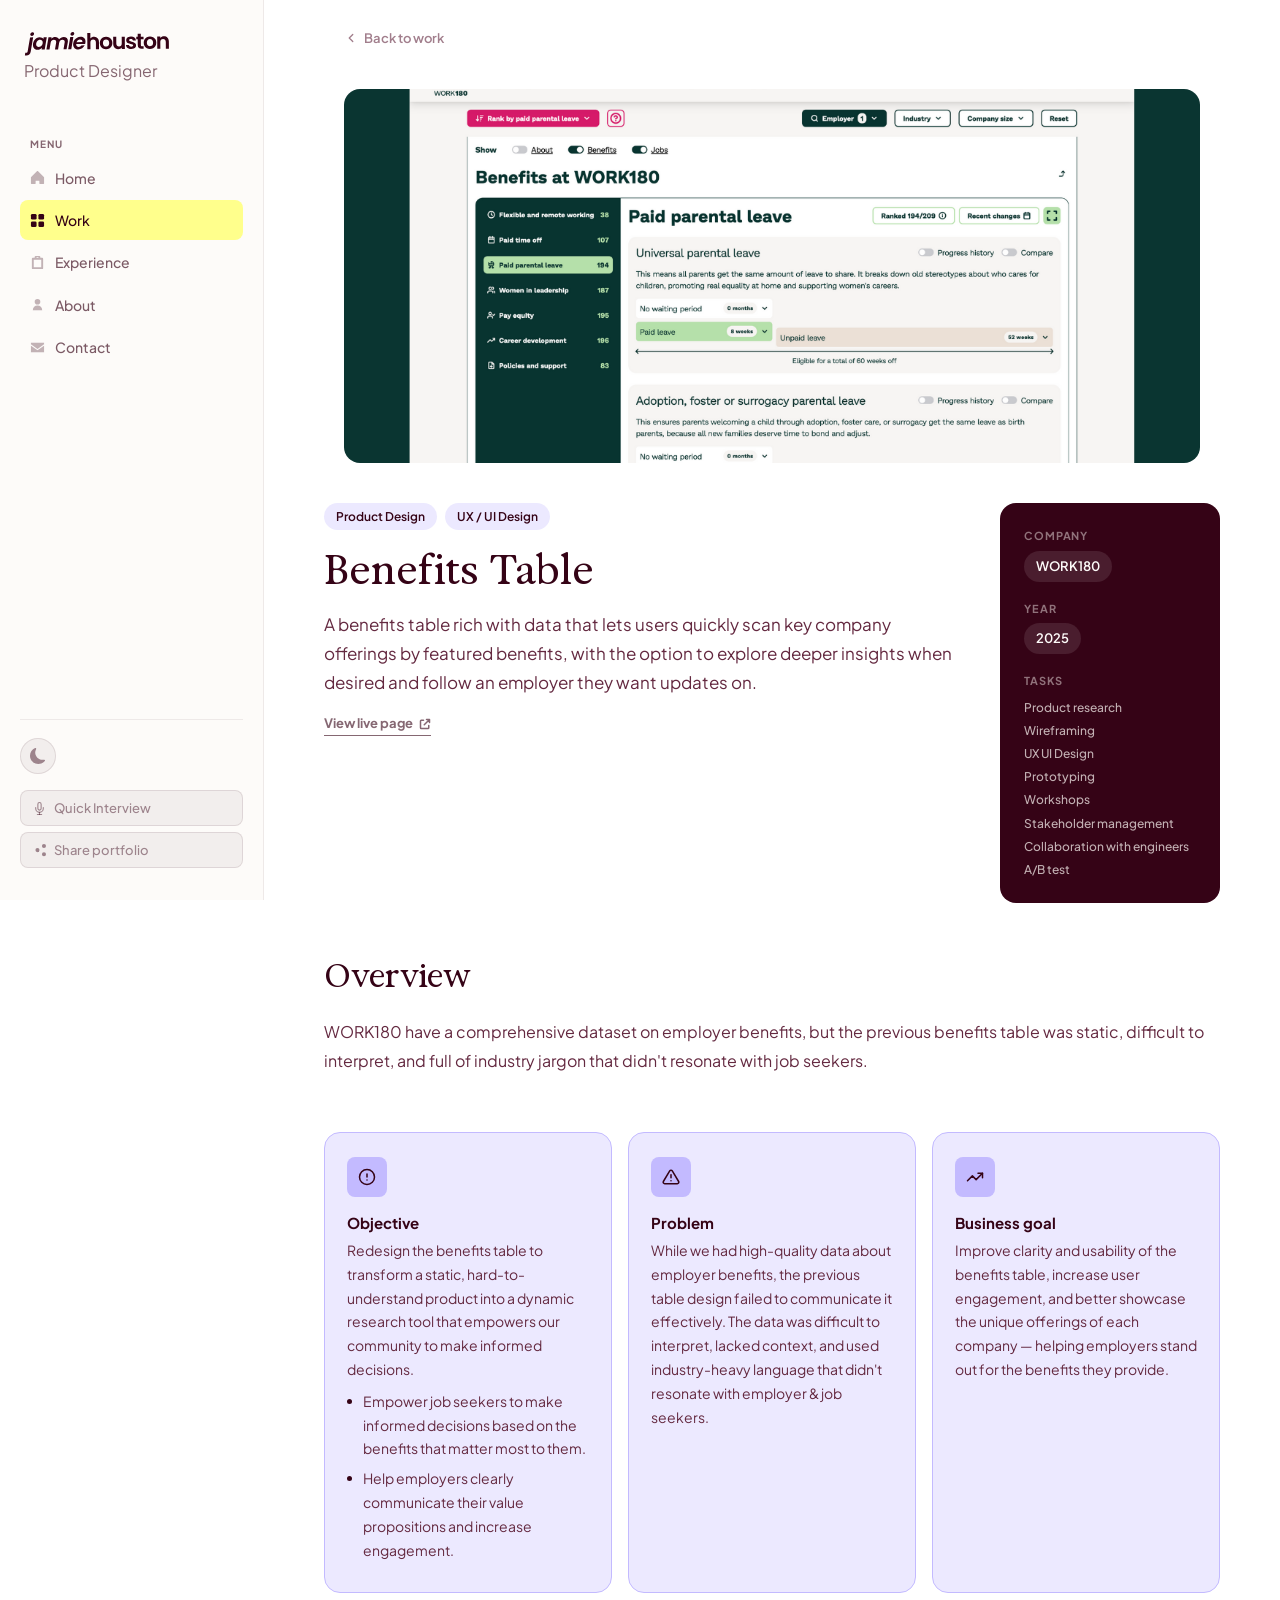
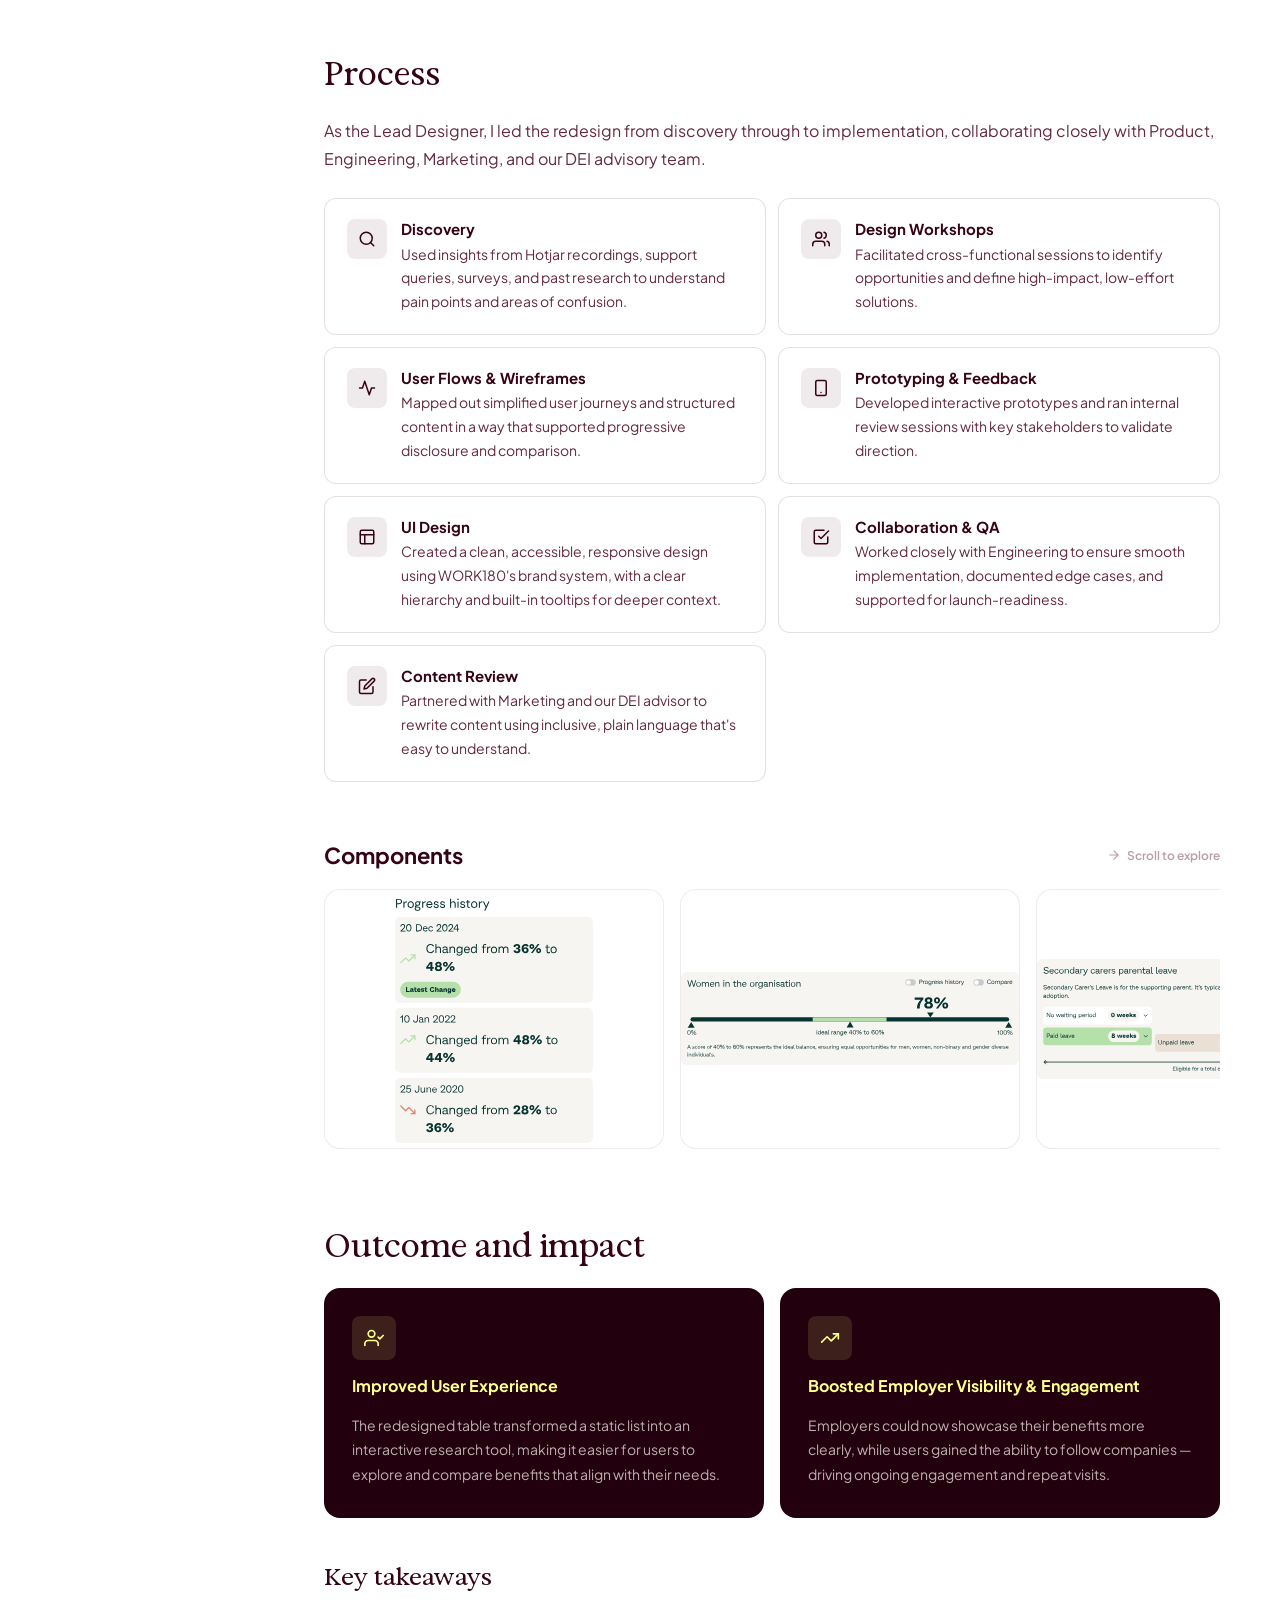
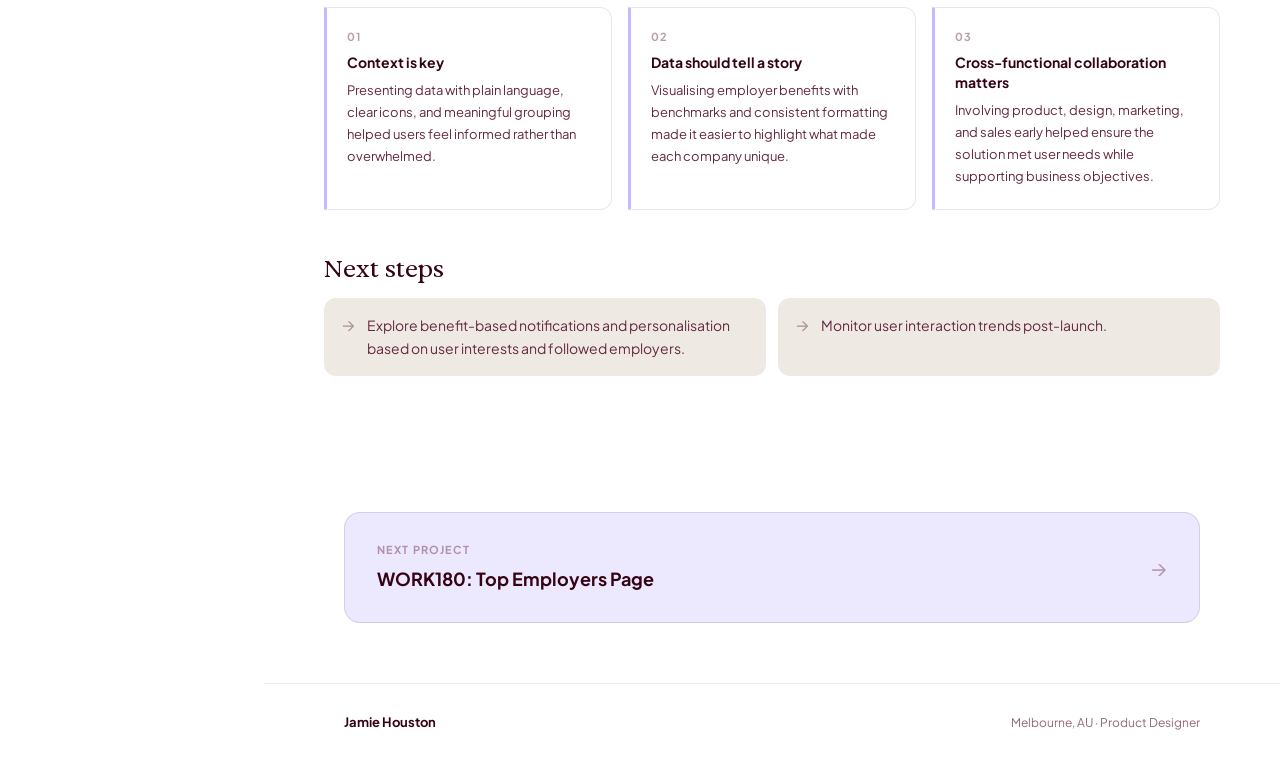
<file: project-w180-benefits.html>
<!DOCTYPE html>
<html lang="en">
<head>
  <meta charset="UTF-8">
  <meta name="viewport" content="width=device-width, initial-scale=1.0">
  <title>WORK180: Benefits Table — Jamie Houston</title>
  <link rel="icon" href="/favicon.svg" type="image/svg+xml">
  <link rel="apple-touch-icon" href="/apple-touch-icon.png">
  <style>
    @import url('https://fonts.googleapis.com/css2?family=Plus+Jakarta+Sans:ital,wght@0,400;0,500;0,600;0,700;1,400&display=swap');
    @font-face{font-family:'Exposure';src:url('ExposureTrialVAR.ttf') format('truetype-variations');font-weight:100 900;font-style:normal;font-display:swap;}@font-face{font-family:'Exposure';src:url('ExposureTrialVAR-Italic.ttf') format('truetype-variations');font-weight:100 900;font-style:italic;font-display:swap;}
    :root {
      --color-white-100:#ffffff;--color-egg-white-200:#fdfbf9;--color-egg-white-300:#efe9e3;
      --color-aubergine-100:#642940;--color-aubergine-200:#350316;--color-aubergine-300:#22000d;
      --color-lemon-100:#ffffda;--color-lemon-200:#ffff8c;--color-lemon-300:#ffff65;
      --color-violet-100:#ece9ff;--color-violet-200:#c3baff;--color-violet-300:#9081f1;
      --font:'Plus Jakarta Sans',sans-serif;--sidebar-w:264px;--content-max:800px;
      --radius-sm:8px;--radius-md:12px;--radius-lg:16px;
    }
    *,*::before,*::after{box-sizing:border-box;margin:0;padding:0;}
    html{scroll-behavior:smooth;}
    body{font-family:var(--font);background:var(--color-white-100);color:var(--color-aubergine-200);line-height:1.6;-webkit-font-smoothing:antialiased;}
    a{color:inherit;}ul{list-style:none;}
    .layout{display:flex;min-height:100vh;}
    .main{margin-left:var(--sidebar-w);flex:1;padding:0;max-width:calc(100% - var(--sidebar-w));}
    .sidebar{width:var(--sidebar-w);background:var(--color-aubergine-300);position:fixed;top:0;left:0;height:100vh;display:flex;flex-direction:column;padding:32px 20px;overflow-y:auto;z-index:10;}
    .sidebar-identity{display:flex;align-items:center;gap:12px;margin-bottom:32px;padding:0 4px;text-decoration:none;}
    .avatar{width:42px;height:42px;border-radius:50%;flex-shrink:0;overflow:hidden;object-fit:cover;display:block;}
    .sidebar-name{color:var(--color-egg-white-200);font-weight:700;font-size:14px;line-height:1.2;}
    .sidebar-role{color:rgba(255,251,247,0.55);font-size:16px;font-family:'Plus Jakarta Sans',sans-serif;margin-top:2px;}
    .available-badge{display:flex;align-items:center;gap:6px;background:rgba(255,255,139,0.08);border:1px solid rgba(255,255,139,0.18);border-radius:var(--radius-sm);padding:7px 10px;margin-bottom:20px;font-size:12px;color:var(--color-lemon-200);font-weight:500;}
    .available-dot{width:6px;height:6px;background:var(--color-lemon-200);border-radius:50%;flex-shrink:0;animation:pulse 2.2s ease-in-out infinite;}
    @keyframes pulse{0%,100%{opacity:1;}50%{opacity:0.35;}}
    .sidebar-nav{display:flex;flex-direction:column;gap:2px;flex:1;}
    .nav-label{color:rgba(255,251,247,0.5);font-size:10px;font-weight:700;text-transform:uppercase;letter-spacing:0.1em;padding:0 10px;margin-top:20px;margin-bottom:4px;}
    .nav-link{display:flex;align-items:center;gap:10px;padding:9px 10px;border-radius:var(--radius-sm);color:rgba(255,251,247,0.5);text-decoration:none;font-size:14px;font-weight:500;transition:background 0.14s ease,color 0.14s ease;}
    .nav-link svg{flex-shrink:0;opacity:0.6;transition:opacity 0.14s;}
    .nav-link:hover{background:rgba(255,255,255,0.06);color:var(--color-egg-white-200);}
    .nav-link:hover svg{opacity:1;}
    .nav-link.active{background:rgba(255,255,139,0.1);color:var(--color-lemon-200);}
    .nav-link.active svg{opacity:1;}
    .sidebar-footer{margin-top:auto;padding-top:18px;border-top:1px solid rgba(255,255,255,0.06);display:flex;flex-direction:column;gap:6px;}
    .share-btn{display:flex;align-items:center;gap:8px;width:100%;background:rgba(255,255,255,0.06);border:1px solid rgba(255,255,255,0.1);border-radius:var(--radius-sm);padding:9px 12px;color:rgba(255,251,247,0.5);font-family:var(--font);font-size:13px;font-weight:500;cursor:pointer;transition:background 0.14s,color 0.14s;}
    .share-btn:hover{background:rgba(255,255,255,0.1);color:var(--color-egg-white-200);}
    .share-btn.copied{color:var(--color-lemon-200);border-color:rgba(255,255,139,0.3);}
    .share-toast{position:fixed;bottom:32px;left:50%;transform:translateX(-50%) translateY(16px);background:var(--color-aubergine-200);color:var(--color-egg-white-200);font-family:var(--font);font-size:13px;font-weight:500;padding:10px 20px;border-radius:100px;box-shadow:0 4px 24px rgba(0,0,0,0.18);opacity:0;pointer-events:none;transition:opacity 0.25s ease,transform 0.25s ease;z-index:9999;white-space:nowrap;}
    .share-toast.show{opacity:1;transform:translateX(-50%) translateY(0);}
    .theme-toggle{width:36px;height:36px;border-radius:50%;background:rgba(255,255,255,0.06);border:1px solid rgba(255,255,255,0.1);color:rgba(255,251,247,0.5);display:flex;align-items:center;justify-content:center;cursor:pointer;transition:background 0.14s,color 0.14s;margin-bottom:10px;flex-shrink:0;}
    .theme-toggle:hover{background:rgba(255,255,255,0.12);color:var(--color-egg-white-200);}
    html:not(.dark) .sidebar{background:var(--color-egg-white-200);border-right:1px solid rgba(53,3,22,0.07);}
    html:not(.dark) .sidebar-name{color:#350316;}
    .sidebar-logo{height:24px;width:auto;display:block;}
    .mobile-topbar-logo{height:25px;width:auto;display:block;}
    html.dark .sidebar-logo,html.dark .mobile-topbar-logo{filter:brightness(0) invert(1);}
    html:not(.dark) .sidebar-role{color:rgba(53,3,22,0.6);}
    html:not(.dark) .available-badge{background:rgba(53,3,22,0.04);border-color:rgba(53,3,22,0.1);color:#350316;}
    html:not(.dark) .available-dot{background:#350316;}
    html:not(.dark) .nav-label{color:rgba(53,3,22,0.6);}
    html:not(.dark) .nav-link{color:rgba(53,3,22,0.65);}
    html:not(.dark) .nav-link svg{opacity:0.45;}
    html:not(.dark) .nav-link:hover{background:rgba(53,3,22,0.05);color:#350316;}
    html:not(.dark) .nav-link:hover svg,html:not(.dark) .nav-link.active svg{opacity:1;}
    html:not(.dark) .nav-link.active{background:var(--color-lemon-200);color:#350316;}
    html:not(.dark) .sidebar-footer{border-top-color:rgba(53,3,22,0.07);}
    html:not(.dark) .share-btn{background:rgba(53,3,22,0.05);border-color:rgba(53,3,22,0.1);color:rgba(53,3,22,0.45);}
    html:not(.dark) .share-btn:hover{background:rgba(53,3,22,0.08);color:#350316;}
    html:not(.dark) .theme-toggle{background:rgba(53,3,22,0.05);border-color:rgba(53,3,22,0.1);color:rgba(53,3,22,0.45);}
    html:not(.dark) .theme-toggle:hover{background:rgba(53,3,22,0.08);color:#350316;}
    html:not(.dark) .contact-link{color:rgba(53,3,22,0.6);}
    html.dark .sidebar{background:#350316;border-right:1px solid rgba(255,255,255,0.05);}
    html.dark body{background:var(--color-aubergine-300);color:var(--color-egg-white-200);}
    html.dark 
    html.dark 
    html.dark 
    html.dark .cs-section h2,html.dark .cs-section h3{color:var(--color-egg-white-200);}
    html.dark .cs-section p,html.dark .cs-section li{color:rgba(255,251,247,0.75);}
    html.dark .cs-callout{background:var(--color-aubergine-200);border-left-color:var(--color-lemon-200);}
    html.dark .cs-callout p{color:rgba(255,251,247,0.8);}
    html.dark .cs-image-placeholder{background:var(--color-aubergine-200);}
    html.dark .cs-next{background:var(--color-aubergine-200);border-color:rgba(255,255,255,0.08);}
    html.dark .cs-next-label{color:rgba(255,251,247,0.55);}
    html.dark .cs-next-title{color:var(--color-egg-white-200);}
    html.dark .cs-back{color:rgba(255,251,247,0.5);}
    html.dark .cs-back:hover{color:var(--color-egg-white-200);}
    html.dark .site-footer{border-top-color:rgba(255,255,255,0.08);}
    html.dark .footer-name{color:var(--color-egg-white-200);}
    html.dark .footer-meta{color:rgba(255,251,247,0.55);}
    html.dark .cs-tag{background:rgba(195,186,255,0.18);color:var(--color-egg-white-200);}
    html.dark .outcome-card{background:var(--color-aubergine-200);}
    html.dark .outcome-value{color:var(--color-lemon-200);}
    html.dark .outcome-label{color:rgba(255,251,247,0.55);}
    html.dark .section-pill{background:rgba(195,186,255,0.18);color:var(--color-egg-white-200);}
    html.dark .cs-hero-chip{background:rgba(255,255,255,0.07);color:rgba(255,251,247,0.65);}
    html.dark .cs-hero-chip strong{color:var(--color-egg-white-200);}
    html.dark .context-card{background:rgba(195,186,255,0.08);border-color:rgba(195,186,255,0.2);}
    html.dark .context-card h3{color:var(--color-egg-white-200);}
    html.dark .context-card p{color:rgba(255,251,247,0.65);}
    html.dark .process-card{background:var(--color-aubergine-200);border-color:rgba(255,255,255,0.07);}
    html.dark .process-card-title{color:var(--color-egg-white-200);}
    html.dark .process-card-body{color:rgba(255,251,247,0.6);}
    html.dark .process-icon{color:rgba(195,186,255,0.8);}
    html.dark .impact-card-title{color:var(--color-lemon-200);}
    html.dark .impact-card-body{color:rgba(255,251,247,0.65);}
    html.dark .impact-card-icon{background:rgba(255,255,139,0.1);}
    html.dark .takeaway-card{background:rgba(255,255,255,0.04);border-color:rgba(195,186,255,0.3);}
    html.dark .takeaway-num{color:rgba(255,251,247,0.25);}
    html.dark .takeaway-title{color:var(--color-egg-white-200);}
    html.dark .takeaway-body{color:rgba(255,251,247,0.65);}
    html.dark .next-step-item{background:rgba(255,255,255,0.04);}
    html.dark .next-step-item h3{color:var(--color-egg-white-200);}
    html.dark .next-step-item p{color:rgba(255,251,247,0.6);}
    html.dark .component-section-title{color:var(--color-egg-white-200);}
    html.dark .cs-meta-card{background:rgba(255,255,255,0.06);border:1px solid rgba(255,255,255,0.08);}
    html.dark .cs-meta-label{color:rgba(255,251,247,0.4);}
    html.dark .cs-meta-pill{background:rgba(255,255,255,0.08);color:var(--color-egg-white-200);}
    .cs-topbar{padding:28px 60px 0;display:flex;align-items:center;gap:8px;}
    .cs-back{display:inline-flex;align-items:center;gap:6px;font-size:13px;font-weight:600;color:var(--color-aubergine-100);text-decoration:none;opacity:0.6;transition:opacity 0.14s,color 0.14s;}
    .cs-back:hover{opacity:1;color:var(--color-aubergine-200);}
    .cs-hero{padding:40px 60px 0;}
    .cs-hero-cover{width:100%;aspect-ratio:16/7;border-radius:var(--radius-lg);overflow:hidden;background-size:cover;background-position:center;margin-bottom:40px;}
    .cs-tags{display:flex;gap:8px;flex-wrap:wrap;margin-bottom:16px;}
    .cs-tag{display:inline-block;background:var(--color-violet-100);color:var(--color-aubergine-200);font-size:12px;font-weight:600;padding:4px 12px;border-radius:100px;}
    .cs-tag-warm{background:var(--color-lemon-100);}
    .cs-title{font-size:40px;font-weight:700;line-height:1.2;color:var(--color-aubergine-200);margin-bottom:16px;font-family:'Exposure',sans-serif;}
    .cs-subtitle{font-size:17px;color:var(--color-aubergine-100);line-height:1.7;}
    
    
    
    
    
    .cs-body{padding:0 60px 80px;}
    .cs-section{margin-bottom:56px;}
    .cs-section h2{font-size:32px;font-family:'Exposure',sans-serif;font-weight:700;color:var(--color-aubergine-200);margin-bottom:16px;}
    .cs-section h3{font-size:24px;font-family:'Exposure',sans-serif;font-weight:700;color:var(--color-aubergine-200);margin-bottom:10px;}
    .cs-section p{font-size:16px;color:var(--color-aubergine-100);line-height:1.8;margin-bottom:16px;}
    .cs-section p:last-child{margin-bottom:0;}
    .cs-section ul{margin-bottom:16px;padding-left:0;}
    .cs-section ul li{font-size:16px;color:var(--color-aubergine-100);line-height:1.8;padding-left:20px;position:relative;margin-bottom:6px;}
    .cs-section ul li::before{content:'';position:absolute;left:0;top:11px;width:6px;height:6px;background:var(--color-aubergine-200);border-radius:50%;}
    .cs-image{width:100%;border-radius:var(--radius-md);overflow:hidden;margin-bottom:56px;}
    .cs-image-placeholder{background:var(--color-violet-100);border-radius:var(--radius-md);display:flex;align-items:center;justify-content:center;color:var(--color-aubergine-100);font-size:13px;font-weight:600;opacity:0.4;letter-spacing:0.04em;}
    .cs-image img{width:100%;display:block;border-radius:var(--radius-md);}
    .cs-2col{display:grid;grid-template-columns:1fr 1fr;gap:32px;align-items:start;margin-bottom:56px;}
    .cs-2col-image{border-radius:var(--radius-md);overflow:hidden;background:var(--color-violet-100);}
    .cs-2col-image img{width:100%;display:block;}
    .cs-2col-text h3{font-size:24px;font-family:'Exposure',sans-serif;font-weight:700;color:var(--color-aubergine-200);margin-bottom:10px;}
    .cs-2col-text p{font-size:15px;color:var(--color-aubergine-100);line-height:1.8;}
    .cs-callout{background:var(--color-lemon-100);border-left:3px solid var(--color-aubergine-200);border-radius:0 var(--radius-sm) var(--radius-sm) 0;padding:20px 24px;margin-bottom:56px;}
    .cs-callout p{font-size:16px;font-weight:600;color:var(--color-aubergine-200);line-height:1.65;margin:0;}
    .cs-outcomes-grid{display:grid;grid-template-columns:repeat(3,1fr);gap:16px;margin-top:24px;}
    .outcome-card{background:var(--color-white-100);border-radius:var(--radius-md);padding:24px;text-align:center;}
    .outcome-value{font-size:32px;font-weight:700;color:var(--color-aubergine-200);line-height:1;}
    .outcome-label{font-size:13px;color:var(--color-aubergine-100);margin-top:6px;line-height:1.5;}
    .cs-next-wrap{padding:0 60px 60px;}
    @keyframes cs-next-jump{0%{transform:translateY(0);}35%{transform:translateY(-10px);}55%{transform:translateY(-5px);}75%{transform:translateY(-8px);}100%{transform:translateY(-6px);}}
    .cs-next{display:flex;align-items:center;justify-content:space-between;background:var(--color-violet-100);border:1px solid rgba(53,3,22,0.12);border-radius:var(--radius-lg);padding:28px 32px;text-decoration:none;color:inherit;}
    .cs-next:hover{animation:cs-next-jump 0.45s ease forwards;}
    .cs-next-label{font-size:11px;font-weight:700;text-transform:uppercase;letter-spacing:0.1em;color:var(--color-aubergine-100);opacity:0.45;margin-bottom:6px;}
    .cs-next-title{font-size:18px;font-weight:700;color:var(--color-aubergine-200);}
    .cs-next-arrow{font-size:22px;color:var(--color-aubergine-100);opacity:0.4;}
    .site-footer{border-top:1px solid var(--color-egg-white-300);padding:28px 60px;display:flex;align-items:center;justify-content:space-between;}
    .footer-name{font-size:13px;font-weight:700;color:var(--color-aubergine-200);}
    .footer-meta{font-size:12px;color:rgba(100,41,64,0.7);}
    @media(max-width:768px){
      .mobile-topbar{display:flex;}
      .sidebar{transform:translateX(-100%);width:280px;height:100vh;top:0;left:0;flex-direction:column;padding:32px 20px;overflow-y:auto;padding-top:72px;z-index:30;}
      .sidebar.open{transform:translateX(0);}.sidebar .sidebar-identity{display:none;}
      .mobile-overlay.open{display:block;}
      .main{margin-left:0;max-width:100%;padding-top:76px;}
      .cs-topbar,.cs-hero,.cs-body,.cs-next-wrap,.site-footer{padding-left:20px;padding-right:20px;}
      .cs-2col{grid-template-columns:1fr;}
      .cs-outcomes-grid{grid-template-columns:1fr 1fr;}
      .cs-title{font-size:26px;}
    }
    @media(min-width:1280px){
      .cs-topbar,.cs-hero,.cs-next-wrap,.site-footer{padding-left:80px;padding-right:80px;}
      
    }
    .sidebar{transition:transform 0.3s ease;}
    @media(min-width:769px){.mobile-topbar{display:none;}}
    .mobile-topbar{position:fixed;top:0;left:0;right:0;z-index:35;height:56px;padding:0 20px;align-items:center;justify-content:space-between;background:var(--color-egg-white-200);border-bottom:1px solid var(--color-egg-white-300);}
    .mobile-topbar-name{font-size:14px;font-weight:700;color:var(--color-aubergine-200);}
    .mobile-topbar-actions{display:flex;align-items:center;gap:8px;}
    .mobile-topbar-actions .theme-toggle{margin-bottom:0;}
    .hamburger-btn{width:36px;height:36px;border-radius:var(--radius-sm);background:transparent;border:1px solid rgba(53,3,22,0.15);color:var(--color-aubergine-200);display:flex;align-items:center;justify-content:center;cursor:pointer;transition:background 0.14s;}
    .hamburger-btn:hover{background:rgba(53,3,22,0.06);}
    .mobile-overlay{display:none;position:fixed;inset:0;background:rgba(34,0,13,0.45);z-index:25;}
    html.dark .mobile-topbar{background:var(--color-aubergine-300);border-bottom-color:rgba(255,255,255,0.07);}
    html.dark .mobile-topbar-name{color:var(--color-egg-white-200);}
    html.dark .hamburger-btn{border-color:rgba(255,255,255,0.15);color:var(--color-egg-white-200);}
    html.dark .hamburger-btn:hover{background:rgba(255,255,255,0.08);}
    /* Intro block */
    .cs-intro-block{display:grid;grid-template-columns:1fr 220px;gap:40px;padding:0 60px 48px;align-items:start;}
    .cs-subtitle{font-size:17px;color:var(--color-aubergine-100);line-height:1.7;}
    .cs-meta-card{background:var(--color-aubergine-200);border-radius:var(--radius-lg);padding:24px;display:flex;flex-direction:column;gap:18px;}
    .cs-meta-item{display:flex;flex-direction:column;gap:6px;}
    .cs-meta-label{font-size:11px;font-weight:700;text-transform:uppercase;letter-spacing:0.08em;color:rgba(255,251,247,0.45);}
    .cs-meta-pill{display:inline-flex;background:rgba(255,255,255,0.1);border-radius:100px;padding:5px 12px;font-size:13px;font-weight:600;color:var(--color-egg-white-200);width:fit-content;}
    html.dark .cs-meta-card{background:rgba(255,255,255,0.06);border:1px solid rgba(255,255,255,0.08);}
    html.dark .cs-meta-label{color:rgba(255,251,247,0.45);}
    html.dark .cs-meta-pill{background:rgba(255,255,255,0.08);color:var(--color-egg-white-200);}
    @media(max-width:768px){.cs-intro-block{grid-template-columns:1fr;padding:0 20px 32px;}}
    .cs-live-link{display:inline-flex;align-items:center;gap:6px;margin-top:16px;font-size:13px;font-weight:700;color:var(--color-aubergine-200);text-decoration:none;border-bottom:1.5px solid var(--color-aubergine-200);padding-bottom:1px;opacity:0.6;transition:opacity 0.14s;}
    .cs-live-link:hover{opacity:1;}
    html.dark .cs-live-link{color:var(--color-egg-white-200);border-bottom-color:var(--color-egg-white-200);}
    .cs-meta-tasks{display:flex;flex-direction:column;gap:4px;margin-top:2px;}
    .cs-meta-tasks span{font-size:12px;font-weight:500;color:rgba(255,251,247,0.7);line-height:1.6;}
    .process-grid{display:grid;grid-template-columns:1fr 1fr;gap:12px;margin-top:24px;}
    .process-card{background:var(--color-white-100);border:1px solid rgba(53,3,22,0.12);border-radius:var(--radius-md);padding:20px 22px;display:flex;align-items:flex-start;gap:14px;}
    .process-icon{width:40px;height:40px;border-radius:var(--radius-sm);background:rgba(53,3,22,0.08);display:flex;align-items:center;justify-content:center;flex-shrink:0;color:var(--color-aubergine-200);}
    .process-card-title{font-size:15px;font-weight:700;color:var(--color-aubergine-200);margin-bottom:4px;line-height:1.3;}
    .process-card-body{font-size:14px;color:var(--color-aubergine-100);line-height:1.7;}
    html.dark .process-card{background:var(--color-aubergine-200);border-color:rgba(255,255,255,0.08);}
    html.dark .process-icon{background:rgba(255,255,255,0.08);color:rgba(255,255,255,0.6);}
    html.dark .process-card-title{color:var(--color-egg-white-200);}
    html.dark .process-card-body{color:rgba(255,251,247,0.65);}
    @media(max-width:900px){.process-grid{grid-template-columns:1fr;}}
    .context-grid{display:grid;grid-template-columns:repeat(3,1fr);gap:16px;margin-bottom:56px;}
    .context-card{background:var(--color-violet-100);border:1.5px solid var(--color-violet-200);border-radius:var(--radius-lg);padding:24px 22px;display:flex;flex-direction:column;gap:14px;}
    .context-card-icon{width:40px;height:40px;border-radius:var(--radius-sm);background:var(--color-violet-200);display:flex;align-items:center;justify-content:center;flex-shrink:0;color:var(--color-aubergine-200);}
    .context-card-title{font-size:15px;font-weight:700;color:var(--color-aubergine-200);margin-bottom:4px;}
    .context-card-body{font-size:14px;color:var(--color-aubergine-100);line-height:1.7;}
    .context-card-body ul{padding-left:0;margin-top:8px;}
    .context-card-body ul li{padding-left:16px;position:relative;margin-bottom:6px;font-size:14px;color:var(--color-aubergine-100);line-height:1.7;}
    .context-card-body ul li::before{content:'';position:absolute;left:0;top:9px;width:5px;height:5px;background:var(--color-aubergine-200);border-radius:50%;}
    html.dark .context-card{background:rgba(195,186,255,0.08);border-color:rgba(195,186,255,0.2);}
    html.dark .context-card-icon{background:rgba(195,186,255,0.15);color:var(--color-violet-200);}
    html.dark .context-card-title{color:var(--color-egg-white-200);}
    html.dark .context-card-body{color:rgba(255,251,247,0.65);}
    html.dark .context-card-body ul li{color:rgba(255,251,247,0.65);}
    html.dark .context-card-body ul li::before{background:rgba(195,186,255,0.6);}
    @media(max-width:1024px){.context-grid{grid-template-columns:1fr;}}
    /* Outcome and impact */
    .impact-grid{display:grid;grid-template-columns:1fr 1fr;gap:16px;margin-bottom:40px;}
    .impact-card{background:var(--color-aubergine-300);border-radius:var(--radius-lg);padding:28px 28px 32px;display:flex;flex-direction:column;gap:16px;}
    .impact-card-icon{width:44px;height:44px;border-radius:var(--radius-sm);background:rgba(255,255,139,0.12);display:flex;align-items:center;justify-content:center;flex-shrink:0;color:var(--color-lemon-200);}
    .impact-card-title{font-size:16px;font-weight:700;color:var(--color-lemon-200);line-height:1.3;}
    .impact-card-body{font-size:14px;color:rgba(255,251,247,0.7);line-height:1.75;}
    .takeaway-grid{display:grid;grid-template-columns:repeat(3,1fr);gap:16px;margin-bottom:40px;}
    .takeaway-card{background:var(--color-white-100);border:1px solid rgba(53,3,22,0.1);border-left:3px solid var(--color-violet-200);border-radius:0 var(--radius-md) var(--radius-md) 0;padding:20px 20px 22px;}
    .takeaway-num{font-size:11px;font-weight:700;text-transform:uppercase;letter-spacing:0.1em;color:var(--color-aubergine-100);opacity:0.45;margin-bottom:8px;}
    .takeaway-title{font-size:14px;font-weight:700;color:var(--color-aubergine-200);margin-bottom:6px;line-height:1.4;}
    .takeaway-body{font-size:13px;color:var(--color-aubergine-100);line-height:1.7;}
    .next-steps-list{display:grid;grid-template-columns:1fr 1fr;gap:12px;}
    .next-step-item{display:flex;align-items:flex-start;gap:12px;background:var(--color-egg-white-300);border-radius:var(--radius-md);padding:16px 18px;}
    .next-step-arrow{color:var(--color-aubergine-200);opacity:0.35;font-size:18px;line-height:1;flex-shrink:0;margin-top:1px;}
    .next-step-text{font-size:14px;color:var(--color-aubergine-100);line-height:1.65;}
    html.dark .impact-card{background:rgba(255,255,255,0.04);border:1px solid rgba(255,255,255,0.07);}
    html.dark .takeaway-card{background:var(--color-aubergine-200);border-color:rgba(255,255,255,0.07);}
    html.dark .takeaway-title{color:var(--color-egg-white-200);}
    html.dark .takeaway-body{color:rgba(255,251,247,0.65);}
    html.dark .next-step-item{background:rgba(255,255,255,0.04);border:1px solid rgba(255,255,255,0.07);}
    html.dark .next-step-text{color:rgba(255,251,247,0.65);}
    html.dark .next-step-arrow{color:rgba(255,251,247,0.3);}
    @media(max-width:1024px){.takeaway-grid{grid-template-columns:1fr;}}
    @media(max-width:900px){.impact-grid{grid-template-columns:1fr;}.next-steps-list{grid-template-columns:1fr;}}
    /* Animation system */
    @keyframes fadeUp{from{opacity:0;transform:translateY(24px);}to{opacity:1;transform:translateY(0);}}
    @keyframes fadeIn{from{opacity:0;}to{opacity:1;}}
    @keyframes heroReveal{from{opacity:0;transform:scale(0.97);}to{opacity:1;transform:scale(1);}}
    .anim{opacity:0;transform:translateY(22px);transition:opacity 0.55s cubic-bezier(0.22,1,0.36,1),transform 0.55s cubic-bezier(0.22,1,0.36,1);}
    .anim.revealed{opacity:1;transform:translateY(0);}
    .anim-scale{opacity:0;transform:scale(0.97);transition:opacity 0.65s ease,transform 0.65s ease;}
    .anim-scale.revealed{opacity:1;transform:scale(1);}
    @media(prefers-reduced-motion:reduce){.anim,.anim-scale{transition:none!important;opacity:1!important;transform:none!important;}}
    /* Component scroll strip */
    .component-section{margin-bottom:56px;}
    .component-section-head{display:flex;align-items:center;justify-content:space-between;margin-bottom:16px;}
    .component-section-title{font-size:22px;font-weight:700;color:var(--color-aubergine-200);}
    .component-scroll-hint{font-size:12px;font-weight:600;color:var(--color-aubergine-100);opacity:0.45;display:flex;align-items:center;gap:6px;}
    html.dark .component-section-title{color:var(--color-egg-white-200);}
    html.dark .component-scroll-hint{color:rgba(255,251,247,0.4);}
    .component-track-wrap{position:relative;}
    .component-track{display:flex;gap:16px;overflow-x:auto;padding-bottom:16px;scroll-snap-type:x mandatory;-webkit-overflow-scrolling:touch;cursor:grab;}
    .component-track:active{cursor:grabbing;}
    .component-track::-webkit-scrollbar{height:4px;}
    .component-track::-webkit-scrollbar-track{background:rgba(53,3,22,0.06);border-radius:4px;}
    .component-track::-webkit-scrollbar-thumb{background:var(--color-violet-200);border-radius:4px;}
    html.dark .component-track::-webkit-scrollbar-track{background:rgba(255,255,255,0.07);}
    .component-item{flex-shrink:0;scroll-snap-align:start;background:var(--color-white-100);border:1px solid rgba(53,3,22,0.08);border-radius:var(--radius-lg);overflow:hidden;width:340px;height:260px;display:flex;align-items:center;justify-content:center;}
    .component-item img{width:100%;height:100%;display:block;object-fit:contain;}
    html.dark .component-item{background:var(--color-aubergine-200);border-color:rgba(255,255,255,0.08);}
  </style>
</head>
<body>
<div class="scroll-progress" id="scrollProgress"></div>
<div class="layout">
  <!-- MOBILE TOP BAR -->
  <div class="mobile-topbar">
    <img src="images/jamie-houston-logo.svg?v=2" class="mobile-topbar-logo" alt="Jamie Houston">
    <div class="mobile-topbar-actions">
      <button class="theme-toggle" onclick="toggleTheme()" title="Toggle theme"></button>
      <button class="hamburger-btn" onclick="toggleMobileMenu()"><svg width="18" height="14" viewBox="0 0 18 14" fill="currentColor"><rect width="18" height="2" rx="1"/><rect y="6" width="18" height="2" rx="1"/><rect y="12" width="18" height="2" rx="1"/></svg></button>
    </div>
  </div>
  <div class="mobile-overlay" id="mobileOverlay" onclick="toggleMobileMenu()"></div>

  <aside class="sidebar">
    <a href="index.html" class="sidebar-identity">
      
      <div>
        <img src="images/jamie-houston-logo.svg?v=2" class="sidebar-logo" alt="Jamie Houston">
        <div class="sidebar-role">Product Designer</div>
      </div>
    </a>
    <nav class="sidebar-nav">
      <span class="nav-label">Menu</span>
      <a href="index.html" class="nav-link"><svg width="15" height="15" viewBox="0 0 16 16" fill="currentColor"><path d="M8.354 1.146a.5.5 0 00-.708 0L1 7.793V14.5A.5.5 0 001.5 15h4a.5.5 0 00.5-.5v-3h4v3a.5.5 0 00.5.5h4a.5.5 0 00.5-.5V7.793L8.354 1.146z"/></svg><span>Home</span></a>
      <a href="work.html" class="nav-link active"><svg width="15" height="15" viewBox="0 0 16 16" fill="currentColor"><rect x="1" y="1" width="6" height="6" rx="1.5"/><rect x="9" y="1" width="6" height="6" rx="1.5"/><rect x="1" y="9" width="6" height="6" rx="1.5"/><rect x="9" y="9" width="6" height="6" rx="1.5"/></svg><span>Work</span></a>
      <a href="experience.html" class="nav-link"><svg width="15" height="15" viewBox="0 0 16 16" fill="currentColor"><path d="M6 1h4a1 1 0 011 1v1h2a1 1 0 011 1v10a1 1 0 01-1 1H3a1 1 0 01-1-1V4a1 1 0 011-1h2V2a1 1 0 011-1zm1 2h2V2H7v1zM4 5v8h8V5H4z"/></svg><span>Experience</span></a>
      <a href="about.html" class="nav-link"><svg width="15" height="15" viewBox="0 0 16 16" fill="currentColor"><path d="M8 8a3 3 0 100-6 3 3 0 000 6zm-5 6a5 5 0 1110 0H3z"/></svg><span>About</span></a>
      <a href="contact.html" class="nav-link"><svg width="15" height="15" viewBox="0 0 16 16" fill="currentColor"><path d="M1 3h14v1.5L8 9.5 1 4.5V3zm0 3l7 5 7-5V13H1V6z"/></svg><span>Contact</span></a>
    </nav>
    <div class="sidebar-footer">
      <button class="theme-toggle" id="themeToggle" onclick="toggleTheme()" title="Toggle light / dark mode"></button>
      <button class="share-btn" id="qiTrigger" onclick="toggleQI()">
        <svg width="13" height="13" viewBox="0 0 24 24" fill="none" stroke="currentColor" stroke-width="2" stroke-linecap="round" stroke-linejoin="round"><path d="M12 1a3 3 0 0 0-3 3v8a3 3 0 0 0 6 0V4a3 3 0 0 0-3-3z"/><path d="M19 10v2a7 7 0 0 1-14 0v-2"/><line x1="12" y1="19" x2="12" y2="23"/><line x1="8" y1="23" x2="16" y2="23"/></svg>
        Quick Interview
      </button>
      <button class="share-btn" onclick="sharePortfolio(this)"><svg width="13" height="13" viewBox="0 0 16 16" fill="currentColor"><path d="M11 2.5a2.5 2.5 0 115 0 2.5 2.5 0 01-5 0zm-8 5a2.5 2.5 0 115 0 2.5 2.5 0 01-5 0zm8 5a2.5 2.5 0 115 0 2.5 2.5 0 01-5 0zm-7.4-4.7l4.8 2.8m0-5.6L3.6 7.8"/></svg>Share portfolio</button>
    </div>
  </aside>
  <main class="main">
    <div class="cs-topbar">
      <a href="work.html" class="cs-back"><svg width="14" height="14" viewBox="0 0 16 16" fill="currentColor"><path d="M10 4l-4 4 4 4" stroke="currentColor" stroke-width="1.5" stroke-linecap="round" stroke-linejoin="round" fill="none"/></svg>Back to work</a>
    </div>
    <!-- 📸 HERO IMAGE — replace the gradient with: style="background-image: url('images/w180-benefits-hero.jpg'); background-size: cover; background-position: center;" | Recommended: 1600×700px -->
    <div class="cs-hero">
      <div class="cs-hero-cover" style="background-image: url('images/w180-benefits-hero.png'); background-size: cover; background-position: center;"></div>
    </div>
    <div class="cs-intro-block">
      <div class="cs-intro-text">
      <div class="cs-tags">
        <span class="cs-tag">Product Design</span>
        <span class="cs-tag">UX / UI Design</span>
      </div>
      <h1 class="cs-title">Benefits Table</h1>
      <p class="cs-subtitle">A benefits table rich with data that lets users quickly scan key company offerings by featured benefits, with the option to explore deeper insights when desired and follow an employer they want updates on.</p>
      <a href="#" target="_blank" class="cs-live-link">View live page <svg width="12" height="12" viewBox="0 0 16 16" fill="none" stroke="currentColor" stroke-width="2" stroke-linecap="round" stroke-linejoin="round"><path d="M6 3H3a1 1 0 00-1 1v9a1 1 0 001 1h9a1 1 0 001-1v-3M10 2h4m0 0v4m0-4L7 9"/></svg></a>
    </div>

      <div class="cs-meta-card">
      <div class="cs-meta-item"><span class="cs-meta-label">Company</span><span class="cs-meta-pill">WORK180</span></div>
      <div class="cs-meta-item"><span class="cs-meta-label">Year</span><span class="cs-meta-pill">2025</span></div>
      <div class="cs-meta-item">
        <span class="cs-meta-label">Tasks</span>
        <div class="cs-meta-tasks">
          <span>Product research</span><span>Wireframing</span><span>UX UI Design</span><span>Prototyping</span><span>Workshops</span><span>Stakeholder management</span><span>Collaboration with engineers</span><span>A/B test</span>
        </div>
      </div>
    </div>

    </div>
    <div class="cs-body">
      <div class="cs-section">
        <h2>Overview</h2>
        <p>WORK180 have a comprehensive dataset on employer benefits, but the previous benefits table was static, difficult to interpret, and full of industry jargon that didn't resonate with job seekers.</p>
      </div>
      <div class="context-grid">
        <div class="context-card">
          <div class="context-card-icon"><svg width="18" height="18" viewBox="0 0 24 24" fill="none" stroke="currentColor" stroke-width="2" stroke-linecap="round" stroke-linejoin="round"><circle cx="12" cy="12" r="10"/><line x1="12" y1="8" x2="12" y2="12"/><line x1="12" y1="16" x2="12.01" y2="16"/></svg></div>
          <div>
            <div class="context-card-title">Objective</div>
            <div class="context-card-body">
              <p>Redesign the benefits table to transform a static, hard-to-understand product into a dynamic research tool that empowers our community to make informed decisions.</p>
              <ul>
                <li>Empower job seekers to make informed decisions based on the benefits that matter most to them.</li>
                <li>Help employers clearly communicate their value propositions and increase engagement.</li>
              </ul>
            </div>
          </div>
        </div>
        <div class="context-card">
          <div class="context-card-icon"><svg width="18" height="18" viewBox="0 0 24 24" fill="none" stroke="currentColor" stroke-width="2" stroke-linecap="round" stroke-linejoin="round"><path d="M10.29 3.86L1.82 18a2 2 0 001.71 3h16.94a2 2 0 001.71-3L13.71 3.86a2 2 0 00-3.42 0z"/><line x1="12" y1="9" x2="12" y2="13"/><line x1="12" y1="17" x2="12.01" y2="17"/></svg></div>
          <div>
            <div class="context-card-title">Problem</div>
            <div class="context-card-body">While we had high-quality data about employer benefits, the previous table design failed to communicate it effectively. The data was difficult to interpret, lacked context, and used industry-heavy language that didn't resonate with employer &amp; job seekers.</div>
          </div>
        </div>
        <div class="context-card">
          <div class="context-card-icon"><svg width="18" height="18" viewBox="0 0 24 24" fill="none" stroke="currentColor" stroke-width="2" stroke-linecap="round" stroke-linejoin="round"><polyline points="22 7 13.5 15.5 8.5 10.5 2 17"/><polyline points="16 7 22 7 22 13"/></svg></div>
          <div>
            <div class="context-card-title">Business goal</div>
            <div class="context-card-body">Improve clarity and usability of the benefits table, increase user engagement, and better showcase the unique offerings of each company — helping employers stand out for the benefits they provide.</div>
          </div>
        </div>
      </div>
      <div class="cs-section">
        <h2>Process</h2>
        <p>As the Lead Designer, I led the redesign from discovery through to implementation, collaborating closely with Product, Engineering, Marketing, and our DEI advisory team.</p>
        <div class="process-grid">
          <div class="process-card">
            <div class="process-icon"><svg width="18" height="18" viewBox="0 0 24 24" fill="none" stroke="currentColor" stroke-width="2" stroke-linecap="round" stroke-linejoin="round"><circle cx="11" cy="11" r="8"/><line x1="21" y1="21" x2="16.65" y2="16.65"/></svg></div>
            <div><div class="process-card-title">Discovery</div><div class="process-card-body">Used insights from Hotjar recordings, support queries, surveys, and past research to understand pain points and areas of confusion.</div></div>
          </div>
          <div class="process-card">
            <div class="process-icon"><svg width="18" height="18" viewBox="0 0 24 24" fill="none" stroke="currentColor" stroke-width="2" stroke-linecap="round" stroke-linejoin="round"><path d="M17 21v-2a4 4 0 00-4-4H5a4 4 0 00-4 4v2"/><circle cx="9" cy="7" r="4"/><path d="M23 21v-2a4 4 0 00-3-3.87"/><path d="M16 3.13a4 4 0 010 7.75"/></svg></div>
            <div><div class="process-card-title">Design Workshops</div><div class="process-card-body">Facilitated cross-functional sessions to identify opportunities and define high-impact, low-effort solutions.</div></div>
          </div>
          <div class="process-card">
            <div class="process-icon"><svg width="18" height="18" viewBox="0 0 24 24" fill="none" stroke="currentColor" stroke-width="2" stroke-linecap="round" stroke-linejoin="round"><polyline points="22 12 18 12 15 21 9 3 6 12 2 12"/></svg></div>
            <div><div class="process-card-title">User Flows &amp; Wireframes</div><div class="process-card-body">Mapped out simplified user journeys and structured content in a way that supported progressive disclosure and comparison.</div></div>
          </div>
          <div class="process-card">
            <div class="process-icon"><svg width="18" height="18" viewBox="0 0 24 24" fill="none" stroke="currentColor" stroke-width="2" stroke-linecap="round" stroke-linejoin="round"><rect x="5" y="2" width="14" height="20" rx="2"/><line x1="12" y1="18" x2="12.01" y2="18"/></svg></div>
            <div><div class="process-card-title">Prototyping &amp; Feedback</div><div class="process-card-body">Developed interactive prototypes and ran internal review sessions with key stakeholders to validate direction.</div></div>
          </div>
          <div class="process-card">
            <div class="process-icon"><svg width="18" height="18" viewBox="0 0 24 24" fill="none" stroke="currentColor" stroke-width="2" stroke-linecap="round" stroke-linejoin="round"><rect x="3" y="3" width="18" height="18" rx="2"/><path d="M3 9h18M9 21V9"/></svg></div>
            <div><div class="process-card-title">UI Design</div><div class="process-card-body">Created a clean, accessible, responsive design using WORK180's brand system, with a clear hierarchy and built-in tooltips for deeper context.</div></div>
          </div>
          <div class="process-card">
            <div class="process-icon"><svg width="18" height="18" viewBox="0 0 24 24" fill="none" stroke="currentColor" stroke-width="2" stroke-linecap="round" stroke-linejoin="round"><polyline points="9 11 12 14 22 4"/><path d="M21 12v7a2 2 0 01-2 2H5a2 2 0 01-2-2V5a2 2 0 012-2h11"/></svg></div>
            <div><div class="process-card-title">Collaboration &amp; QA</div><div class="process-card-body">Worked closely with Engineering to ensure smooth implementation, documented edge cases, and supported for launch-readiness.</div></div>
          </div>
          <div class="process-card">
            <div class="process-icon"><svg width="18" height="18" viewBox="0 0 24 24" fill="none" stroke="currentColor" stroke-width="2" stroke-linecap="round" stroke-linejoin="round"><path d="M11 4H4a2 2 0 00-2 2v14a2 2 0 002 2h14a2 2 0 002-2v-7"/><path d="M18.5 2.5a2.121 2.121 0 013 3L12 15l-4 1 1-4 9.5-9.5z"/></svg></div>
            <div><div class="process-card-title">Content Review</div><div class="process-card-body">Partnered with Marketing and our DEI advisor to rewrite content using inclusive, plain language that's easy to understand.</div></div>
          </div>
        </div>
      </div>
      <div class="component-section">
        <div class="component-section-head">
          <div class="component-section-title">Components</div>
          <div class="component-scroll-hint"><svg width="14" height="14" viewBox="0 0 24 24" fill="none" stroke="currentColor" stroke-width="2" stroke-linecap="round" stroke-linejoin="round"><path d="M5 12h14M12 5l7 7-7 7"/></svg> Scroll to explore</div>
        </div>
        <div class="component-track-wrap">
          <div class="component-track" id="componentTrack">
            <div class="component-item"><img loading="lazy" decoding="async" src="images/w180-image-benefit-table-component-1.svg" alt="Benefits table component 1"></div>
            <div class="component-item"><img loading="lazy" decoding="async" src="images/w180-image-benefit-table-component-2.svg" alt="Benefits table component 2"></div>
            <div class="component-item"><img loading="lazy" decoding="async" src="images/w180-image-benefit-table-component-3.svg" alt="Benefits table component 3"></div>
            <div class="component-item"><img loading="lazy" decoding="async" src="images/w180-image-benefit-table-component-4.svg" alt="Benefits table component 4"></div>
            <div class="component-item"><img loading="lazy" decoding="async" src="images/w180-image-benefit-table-component-5.svg" alt="Benefits table component 5"></div>
          </div>
        </div>
      </div>
      <div class="cs-section">
        <h2>Outcome and impact</h2>
        <div class="impact-grid">
          <div class="impact-card">
            <div class="impact-card-icon"><svg width="20" height="20" viewBox="0 0 24 24" fill="none" stroke="currentColor" stroke-width="2" stroke-linecap="round" stroke-linejoin="round"><path d="M17 21v-2a4 4 0 00-4-4H5a4 4 0 00-4 4v2"/><circle cx="9" cy="7" r="4"/><polyline points="17 11 19 13 23 9"/></svg></div>
            <div class="impact-card-title">Improved User Experience</div>
            <div class="impact-card-body">The redesigned table transformed a static list into an interactive research tool, making it easier for users to explore and compare benefits that align with their needs.</div>
          </div>
          <div class="impact-card">
            <div class="impact-card-icon"><svg width="20" height="20" viewBox="0 0 24 24" fill="none" stroke="currentColor" stroke-width="2" stroke-linecap="round" stroke-linejoin="round"><polyline points="22 7 13.5 15.5 8.5 10.5 2 17"/><polyline points="16 7 22 7 22 13"/></svg></div>
            <div class="impact-card-title">Boosted Employer Visibility &amp; Engagement</div>
            <div class="impact-card-body">Employers could now showcase their benefits more clearly, while users gained the ability to follow companies — driving ongoing engagement and repeat visits.</div>
          </div>
        </div>
        <h3>Key takeaways</h3>
        <div class="takeaway-grid">
          <div class="takeaway-card">
            <div class="takeaway-num">01</div>
            <div class="takeaway-title">Context is key</div>
            <div class="takeaway-body">Presenting data with plain language, clear icons, and meaningful grouping helped users feel informed rather than overwhelmed.</div>
          </div>
          <div class="takeaway-card">
            <div class="takeaway-num">02</div>
            <div class="takeaway-title">Data should tell a story</div>
            <div class="takeaway-body">Visualising employer benefits with benchmarks and consistent formatting made it easier to highlight what made each company unique.</div>
          </div>
          <div class="takeaway-card">
            <div class="takeaway-num">03</div>
            <div class="takeaway-title">Cross-functional collaboration matters</div>
            <div class="takeaway-body">Involving product, design, marketing, and sales early helped ensure the solution met user needs while supporting business objectives.</div>
          </div>
        </div>
        <h3>Next steps</h3>
        <div class="next-steps-list">
          <div class="next-step-item"><span class="next-step-arrow">→</span><span class="next-step-text">Explore benefit-based notifications and personalisation based on user interests and followed employers.</span></div>
          <div class="next-step-item"><span class="next-step-arrow">→</span><span class="next-step-text">Monitor user interaction trends post-launch.</span></div>
        </div>
      </div>
    </div>
    <div class="cs-next-wrap">
      <a href="project-w180-top-employers.html" class="cs-next">
        <div><div class="cs-next-label">Next project</div><div class="cs-next-title">WORK180: Top Employers Page</div></div>
        <span class="cs-next-arrow">→</span>
      </a>
    </div>
    <footer class="site-footer">
      <span class="footer-name">Jamie Houston</span>
      <span class="footer-meta">Melbourne, AU · Product Designer</span>
    </footer>
  </main>
</div>
<script>
  const THEME_KEY='theme';
  const SUN=`<svg width="16" height="16" viewBox="0 0 16 16" fill="currentColor"><path d="M8 11a3 3 0 100-6 3 3 0 000 6zm0 1a4 4 0 100-8 4 4 0 000 8zM8 0a.5.5 0 01.5.5v2a.5.5 0 01-1 0v-2A.5.5 0 018 0zm0 13a.5.5 0 01.5.5v2a.5.5 0 01-1 0v-2A.5.5 0 018 13zm8-5a.5.5 0 01-.5.5h-2a.5.5 0 010-1h2a.5.5 0 01.5.5zM3 8a.5.5 0 01-.5.5h-2a.5.5 0 010-1h2A.5.5 0 013 8zm9.657-5.657a.5.5 0 010 .707l-1.414 1.415a.5.5 0 11-.707-.708l1.414-1.414a.5.5 0 01.707 0zm-9.193 9.193a.5.5 0 010 .707L2.05 13.657a.5.5 0 01-.707-.707l1.414-1.414a.5.5 0 01.707 0zm9.193 2.121a.5.5 0 01-.707 0l-1.414-1.414a.5.5 0 01.707-.707l1.414 1.414a.5.5 0 010 .707zM4.464 4.465a.5.5 0 01-.707 0L2.343 3.05a.5.5 0 11.707-.707l1.414 1.414a.5.5 0 010 .707z"/></svg>`;
  const MOON=`<svg width="16" height="16" viewBox="0 0 16 16" fill="currentColor"><path d="M6 .278a.768.768 0 01.08.858 7.208 7.208 0 00-.878 3.46c0 4.021 3.278 7.277 7.318 7.277.527 0 1.04-.055 1.533-.16a.787.787 0 01.81.316.733.733 0 01-.031.893A8.349 8.349 0 018.344 16C3.734 16 0 12.286 0 7.71 0 4.266 2.114 1.312 5.124.06A.752.752 0 016 .278z"/></svg>`;
  function updateThemeIcon(){const isDark=document.documentElement.classList.contains('dark');document.querySelectorAll('.theme-toggle').forEach(btn=>btn.innerHTML=isDark?SUN:MOON);}
  function toggleMobileMenu(){document.querySelector('.sidebar').classList.toggle('open');document.getElementById('mobileOverlay').classList.toggle('open');}
  function toggleTheme(){const isDark=document.documentElement.classList.toggle('dark');localStorage.setItem(THEME_KEY,isDark?'dark':'light');updateThemeIcon();}
  (function(){const saved=localStorage.getItem(THEME_KEY);const prefersDark=window.matchMedia('(prefers-color-scheme: dark)').matches;if(saved==='dark'||(!saved&&prefersDark))document.documentElement.classList.add('dark');updateThemeIcon();})();
  function sharePortfolio(btn) {
  const url = window.location.href;
  navigator.clipboard.writeText(url).then(() => {
    const orig = btn.innerHTML;
    btn.innerHTML = '<svg width="13" height="13" viewBox="0 0 16 16" fill="none" stroke="currentColor" stroke-width="2.5" stroke-linecap="round" stroke-linejoin="round"><polyline points="4 8 8 12 13 4"></polyline></svg> Link copied!';
    btn.classList.add('copied');
    let toast = document.getElementById('shareToast');
    if (!toast) { toast = document.createElement('div'); toast.id = 'shareToast'; toast.className = 'share-toast'; document.body.appendChild(toast); }
    toast.textContent = 'Link copied, thanks for sharing ♥';
    const rect = btn.getBoundingClientRect();
    toast.style.left = rect.left + 'px';
    toast.style.top = (rect.top - toast.offsetHeight - 10) + 'px';
    toast.style.transform = 'none';
    toast.style.bottom = 'auto';
    toast.classList.add('show');
    setTimeout(() => { btn.innerHTML = orig; btn.classList.remove('copied'); toast.classList.remove('show'); }, 2500);
  }).catch(() => { prompt('Copy this link:', url); });
}
</script>


<!-- Quick Interview Panel -->
<style>
.qi-panel{position:fixed;left:calc(var(--sidebar-w,264px) + 12px);bottom:24px;width:370px;background:#ffffff;border-radius:16px;box-shadow:0 8px 48px rgba(53,3,22,0.18);z-index:999;overflow:hidden;transform:translateY(10px) scale(0.98);opacity:0;pointer-events:none;transition:transform 0.22s cubic-bezier(0.34,1.3,0.64,1),opacity 0.18s;}
.qi-panel.open{transform:translateY(0) scale(1);opacity:1;pointer-events:all;}
html.dark .qi-panel{background:#22000d;box-shadow:0 8px 48px rgba(0,0,0,0.4);}
.qi-header{display:flex;align-items:flex-start;justify-content:space-between;padding:20px 20px 16px;border-bottom:1px solid rgba(53,3,22,0.09);}
html.dark .qi-header{border-bottom-color:rgba(255,251,247,0.1);}
.qi-icon-wrap{width:30px;height:30px;background:#ece9ff;border-radius:8px;display:flex;align-items:center;justify-content:center;margin-bottom:8px;color:#350316;}
html.dark .qi-icon-wrap{background:rgba(195,186,255,0.15);color:#fffbf7;}
.qi-title{font-family:var(--font,'Plus Jakarta Sans',sans-serif);font-size:16px;font-weight:700;color:#350316;}
html.dark .qi-title{color:#fffbf7;}
.qi-subtitle{font-family:var(--font,'Plus Jakarta Sans',sans-serif);font-size:12px;color:#642940;margin-top:3px;line-height:1.45;}
html.dark .qi-subtitle{color:rgba(255,251,247,0.6);}
.qi-close{background:none;border:none;cursor:pointer;font-size:22px;line-height:1;color:#642940;padding:2px 4px;flex-shrink:0;margin-top:-2px;}
html.dark .qi-close{color:rgba(255,251,247,0.6);}
.qi-close:hover{color:#350316;}
html.dark .qi-close:hover{color:#fffbf7;}
.qi-questions{max-height:340px;overflow-y:auto;}
.qi-item{border-bottom:1px solid rgba(53,3,22,0.07);}
html.dark .qi-item{border-bottom-color:rgba(255,251,247,0.08);}
.qi-item:last-child{border-bottom:none;}
.qi-q{width:100%;display:flex;align-items:center;justify-content:space-between;gap:12px;padding:14px 20px;background:none;border:none;cursor:pointer;font-family:var(--font,'Plus Jakarta Sans',sans-serif);font-size:14px;font-weight:600;color:#350316;text-align:left;transition:background 0.12s;}
html.dark .qi-q{color:#fffbf7;}
.qi-q:hover{background:#ece9ff;}
html.dark .qi-q:hover{background:rgba(195,186,255,0.12);}
.qi-q.active{background:#ece9ff;}
html.dark .qi-q.active{background:rgba(195,186,255,0.12);}
.qi-qicon{width:24px;height:24px;border-radius:50%;display:flex;align-items:center;justify-content:center;font-size:15px;flex-shrink:0;transition:background 0.12s,color 0.12s;line-height:0;}.qi-qicon svg{display:block;}.qi-qicon.plus .qi-i-cross{display:none;}.qi-qicon.cross .qi-i-plus{display:none;}
.qi-qicon.plus{border:1.5px solid rgba(53,3,22,0.18);color:#642940;}
html.dark .qi-qicon.plus{border-color:rgba(255,251,247,0.2);color:rgba(255,251,247,0.5);}
.qi-qicon.cross{background:#350316;color:#fffbf7;border:none;}
html.dark .qi-qicon.cross{background:#fffbf7;color:#350316;}
.qi-a{display:none;padding:2px 20px 16px;font-family:var(--font,'Plus Jakarta Sans',sans-serif);font-size:13px;line-height:1.65;color:#350316;}
html.dark .qi-a{color:rgba(255,251,247,0.85);}
.qi-a p+p{margin-top:10px;}
.qi-cta{display:inline-flex;align-items:center;gap:6px;margin-top:14px;background:#350316;color:#fffbf7;font-family:var(--font,'Plus Jakarta Sans',sans-serif);font-size:13px;font-weight:700;padding:8px 18px;border-radius:100px;text-decoration:none;transition:opacity 0.14s;}
html.dark .qi-cta{background:#fffbf7;color:#350316;}
.qi-cta:hover{opacity:0.85;}
.qi-footer{padding:11px 20px;border-top:1px solid rgba(53,3,22,0.08);font-family:var(--font,'Plus Jakarta Sans',sans-serif);font-size:11px;font-weight:700;letter-spacing:0.07em;color:#642940;display:flex;align-items:center;gap:8px;}
html.dark .qi-footer{border-top-color:rgba(255,251,247,0.08);color:rgba(255,251,247,0.45);}
.qi-dots{display:flex;gap:4px;align-items:center;}
.qi-dot{width:5px;height:5px;border-radius:50%;background:#c3baff;}
.qi-dot:first-child{background:#350316;}
html.dark .qi-dot:first-child{background:#fffbf7;}
@media(max-width:768px){.qi-panel{left:16px;right:16px;width:auto;bottom:76px;}}
</style>
<div class="qi-panel" id="qiPanel">
  <div class="qi-header">
    <div>
      <div class="qi-icon-wrap"><svg width="15" height="15" viewBox="0 0 24 24" fill="none" stroke="currentColor" stroke-width="2" stroke-linecap="round" stroke-linejoin="round"><path d="M12 1a3 3 0 0 0-3 3v8a3 3 0 0 0 6 0V4a3 3 0 0 0-3-3z"/><path d="M19 10v2a7 7 0 0 1-14 0v-2"/><line x1="12" y1="19" x2="12" y2="23"/><line x1="8" y1="23" x2="16" y2="23"/></svg></div>
      <div class="qi-title">Quick Interview</div>
      <div class="qi-subtitle">Common questions recruiters ask.<br>Click any to see my answers instantly.</div>
    </div>
    <button class="qi-close" onclick="toggleQI()">−</button>
  </div>
  <div class="qi-questions">
    <div class="qi-item">
      <button class="qi-q" onclick="toggleQ(this)">Tell me about yourself<span class="qi-qicon plus"><svg class="qi-i-plus" width="8" height="8" viewBox="0 0 10 10" fill="none" stroke="currentColor" stroke-width="2" stroke-linecap="round"><line x1="5" y1="1" x2="5" y2="9"/><line x1="1" y1="5" x2="9" y2="5"/></svg><svg class="qi-i-cross" width="8" height="8" viewBox="0 0 10 10" fill="none" stroke="currentColor" stroke-width="2" stroke-linecap="round"><line x1="1.5" y1="1.5" x2="8.5" y2="8.5"/><line x1="8.5" y1="1.5" x2="1.5" y2="8.5"/></svg></span></button>
      <div class="qi-a"><p>I'm a product designer with 10 years across freelance, in-house, and startup environments. My background spans product strategy, UX research, UI design, branding, and illustration so I can carry an idea from a whiteboard conversation all the way to a shipped, on-brand interface.</p><p>I'm currently a Product Designer at WORK180 in Melbourne, working end-to-end on the employer-facing platform from discovery and research through to delivery and iteration.</p></div>
    </div>
    <div class="qi-item">
      <button class="qi-q" onclick="toggleQ(this)">Why should we hire you?<span class="qi-qicon plus"><svg class="qi-i-plus" width="8" height="8" viewBox="0 0 10 10" fill="none" stroke="currentColor" stroke-width="2" stroke-linecap="round"><line x1="5" y1="1" x2="5" y2="9"/><line x1="1" y1="5" x2="9" y2="5"/></svg><svg class="qi-i-cross" width="8" height="8" viewBox="0 0 10 10" fill="none" stroke="currentColor" stroke-width="2" stroke-linecap="round"><line x1="1.5" y1="1.5" x2="8.5" y2="8.5"/><line x1="8.5" y1="1.5" x2="1.5" y2="8.5"/></svg></span></button>
      <div class="qi-a"><p>Because I don't just design screens I think about outcomes. I started in visual and brand design, which means I care deeply about craft and polish. I grew into UX and product, which means I care about whether it actually works for people and moves the business.</p><p>I'm also fluent with AI-enabled workflows and front-end enough to communicate precisely with engineers. I move fast without dropping quality, and I thrive in teams where design and engineering are genuinely collaborative.</p></div>
    </div>
    <div class="qi-item">
      <button class="qi-q" onclick="toggleQ(this)">Explain your design process<span class="qi-qicon plus"><svg class="qi-i-plus" width="8" height="8" viewBox="0 0 10 10" fill="none" stroke="currentColor" stroke-width="2" stroke-linecap="round"><line x1="5" y1="1" x2="5" y2="9"/><line x1="1" y1="5" x2="9" y2="5"/></svg><svg class="qi-i-cross" width="8" height="8" viewBox="0 0 10 10" fill="none" stroke="currentColor" stroke-width="2" stroke-linecap="round"><line x1="1.5" y1="1.5" x2="8.5" y2="8.5"/><line x1="8.5" y1="1.5" x2="1.5" y2="8.5"/></svg></span></button>
      <div class="qi-a"><p>Discovery first I want to understand the problem, the users, and the constraints before I sketch a single screen. That means research, stakeholder conversations, and auditing what already exists.</p><p>Then I move fast in low-fidelity: flows, rough wireframes, quick prototypes for testing. High-fidelity comes after we've validated the approach, not before. And I stay involved post-launch data and user feedback inform the next iteration.</p></div>
    </div>
    <div class="qi-item">
      <button class="qi-q" onclick="toggleQ(this)">How do you work with developers?<span class="qi-qicon plus"><svg class="qi-i-plus" width="8" height="8" viewBox="0 0 10 10" fill="none" stroke="currentColor" stroke-width="2" stroke-linecap="round"><line x1="5" y1="1" x2="5" y2="9"/><line x1="1" y1="5" x2="9" y2="5"/></svg><svg class="qi-i-cross" width="8" height="8" viewBox="0 0 10 10" fill="none" stroke="currentColor" stroke-width="2" stroke-linecap="round"><line x1="1.5" y1="1.5" x2="8.5" y2="8.5"/><line x1="8.5" y1="1.5" x2="1.5" y2="8.5"/></svg></span></button>
      <div class="qi-a"><p>As a partner, not a handoff machine. I try to involve engineers early ideally in problem framing so they're invested in the solution, not just implementing a spec.</p><p>I'm comfortable reviewing implementations for design fidelity and adjusting specs when engineering constraints make something impractical. I'd rather ship something slightly simpler and well-built than something pixel-perfect and brittle.</p></div>
    </div>
    <div class="qi-item">
      <button class="qi-q" onclick="toggleQ(this)">Describe a challenging project<span class="qi-qicon plus"><svg class="qi-i-plus" width="8" height="8" viewBox="0 0 10 10" fill="none" stroke="currentColor" stroke-width="2" stroke-linecap="round"><line x1="5" y1="1" x2="5" y2="9"/><line x1="1" y1="5" x2="9" y2="5"/></svg><svg class="qi-i-cross" width="8" height="8" viewBox="0 0 10 10" fill="none" stroke="currentColor" stroke-width="2" stroke-linecap="round"><line x1="1.5" y1="1.5" x2="8.5" y2="8.5"/><line x1="8.5" y1="1.5" x2="1.5" y2="8.5"/></svg></span></button>
      <div class="qi-a"><p><strong>The challenge</strong><br>We identified an opportunity to help young people find the right apprenticeship path with full transparency, while giving employers a way to manage applications on the other side. The tricky part was that it's a two-sided product with very different user needs, and we jumped straight into it as an experiment with almost no runway. I had a week to show a working prototype to a potential client, starting from scratch.</p><p><strong>What I did</strong><br>I ran discovery and scoped the project myself, mapping out both sides of the experience simultaneously. I had to make fast, pragmatic calls about what to explore and what to park, and built the prototype end-to-end to get something tangible in front of stakeholders quickly.</p><p><strong>How it evolved</strong><br>The whole process has been learning while building, taking feedback from research and changing direction based on what we found rather than following a fixed plan. That's been the real design challenge: staying structured enough to make progress while staying loose enough to respond to what we learn.</p><p><strong>Where it landed</strong><br>We're currently in validation with some strong early signals. It hasn't shipped yet but the process itself validated a lot of our assumptions about what both sides of the market actually need.</p></div>
    </div>
    <div class="qi-item">
      <button class="qi-q" onclick="toggleQ(this)">What makes you different?<span class="qi-qicon plus"><svg class="qi-i-plus" width="8" height="8" viewBox="0 0 10 10" fill="none" stroke="currentColor" stroke-width="2" stroke-linecap="round"><line x1="5" y1="1" x2="5" y2="9"/><line x1="1" y1="5" x2="9" y2="5"/></svg><svg class="qi-i-cross" width="8" height="8" viewBox="0 0 10 10" fill="none" stroke="currentColor" stroke-width="2" stroke-linecap="round"><line x1="1.5" y1="1.5" x2="8.5" y2="8.5"/><line x1="8.5" y1="1.5" x2="1.5" y2="8.5"/></svg></span></button>
      <div class="qi-a"><p>Range, and where I sit between disciplines. I started in visual and brand design, so I have a strong eye for typography, layout, and polish but I grew into UX, design systems, and front-end, so I can carry an idea from a stakeholder conversation all the way to a built, accessible, on-brand interface.</p><p>That blend matters for work that lives between marketing, communications, and product. I'm also a systems thinker who still sweats the pixels.</p></div>
    </div>
  </div>
</div>
<script>
function toggleQI(){document.getElementById('qiPanel').classList.toggle('open');}
function toggleQ(btn){
  var a=btn.nextElementSibling;
  var isOpen=a.style.display==='block';
  document.querySelectorAll('.qi-a').forEach(function(x){x.style.display='none';});
  document.querySelectorAll('.qi-q').forEach(function(q){q.classList.remove('active');var ic=q.querySelector('.qi-qicon');if(ic){ic.className='qi-qicon plus';}});
  if(!isOpen){a.style.display='block';btn.classList.add('active');var ic=btn.querySelector('.qi-qicon');if(ic){ic.className='qi-qicon cross';}}
}
document.addEventListener('click',function(e){
  var panel=document.getElementById('qiPanel');
  var trigger=document.getElementById('qiTrigger');
  if(panel&&panel.classList.contains('open')&&!panel.contains(e.target)&&trigger&&!trigger.contains(e.target)){panel.classList.remove('open');}
});
</script>
</body>
</html>
</file>
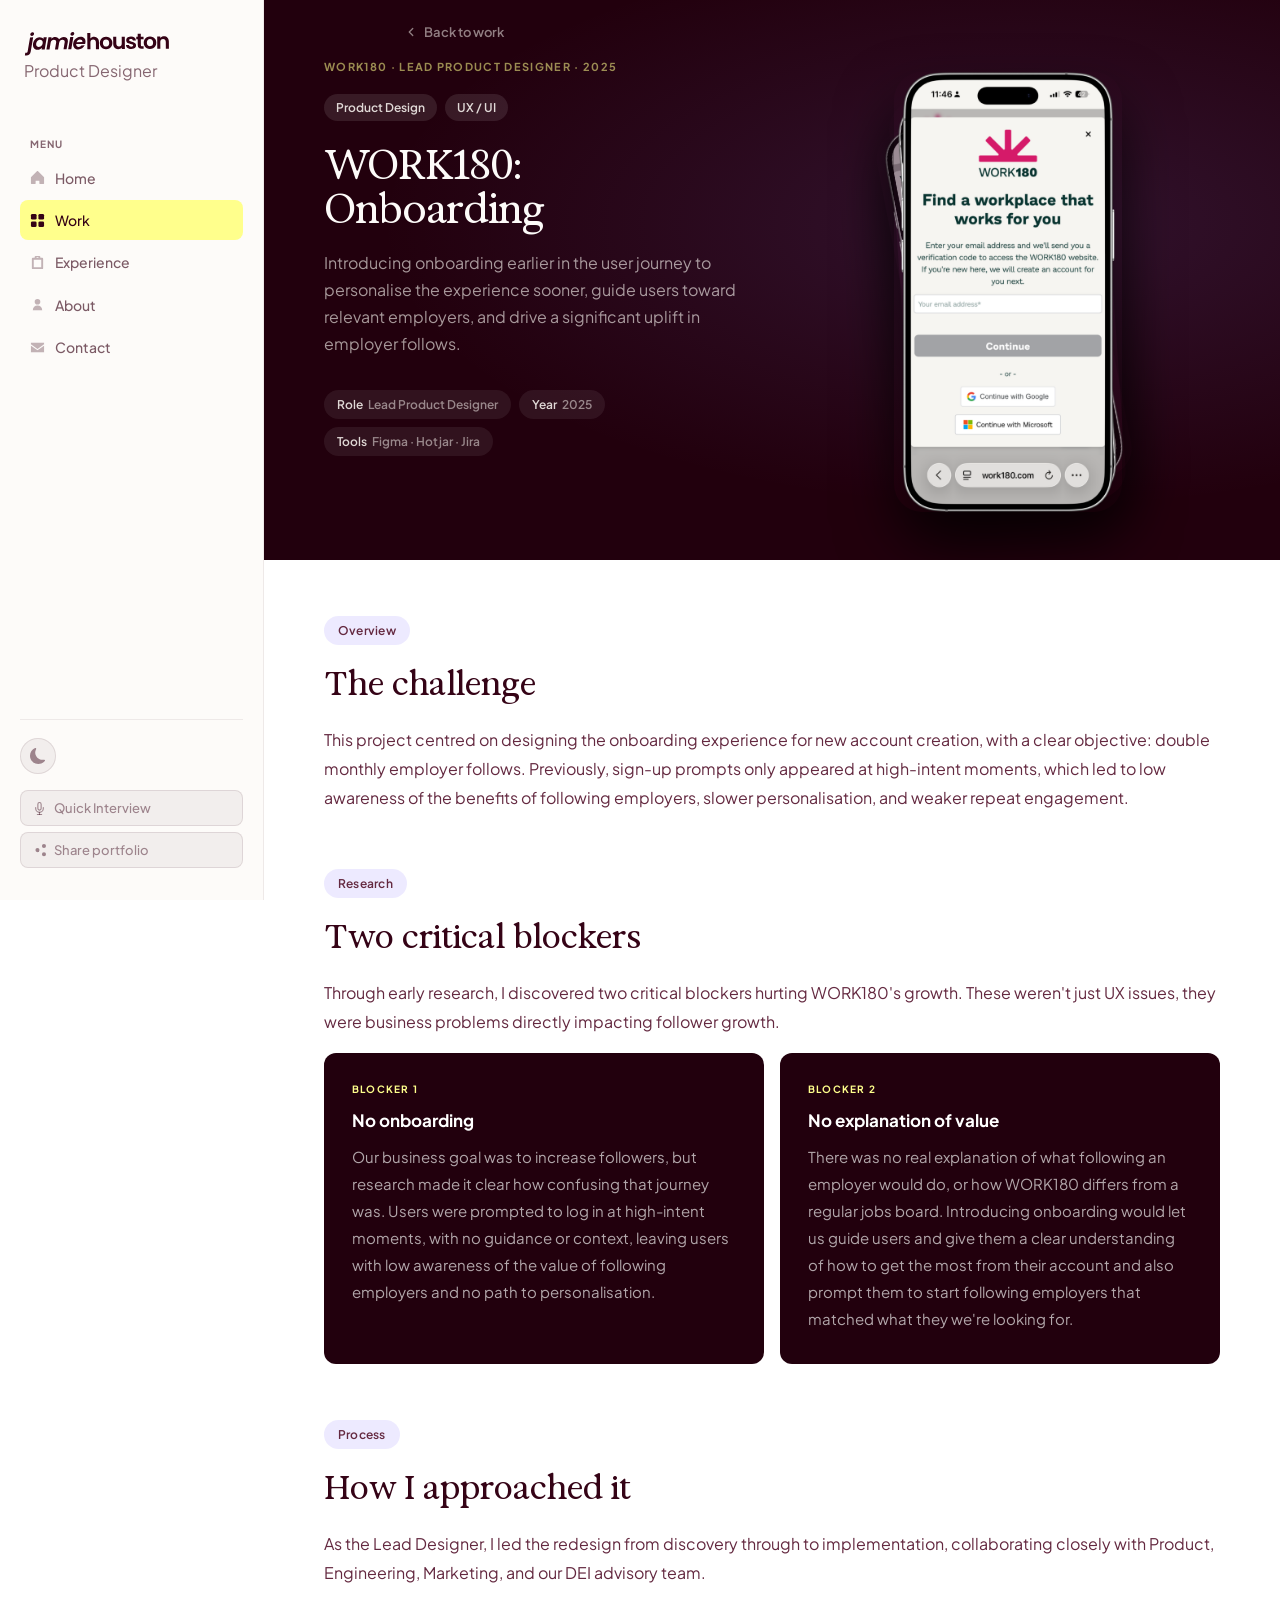
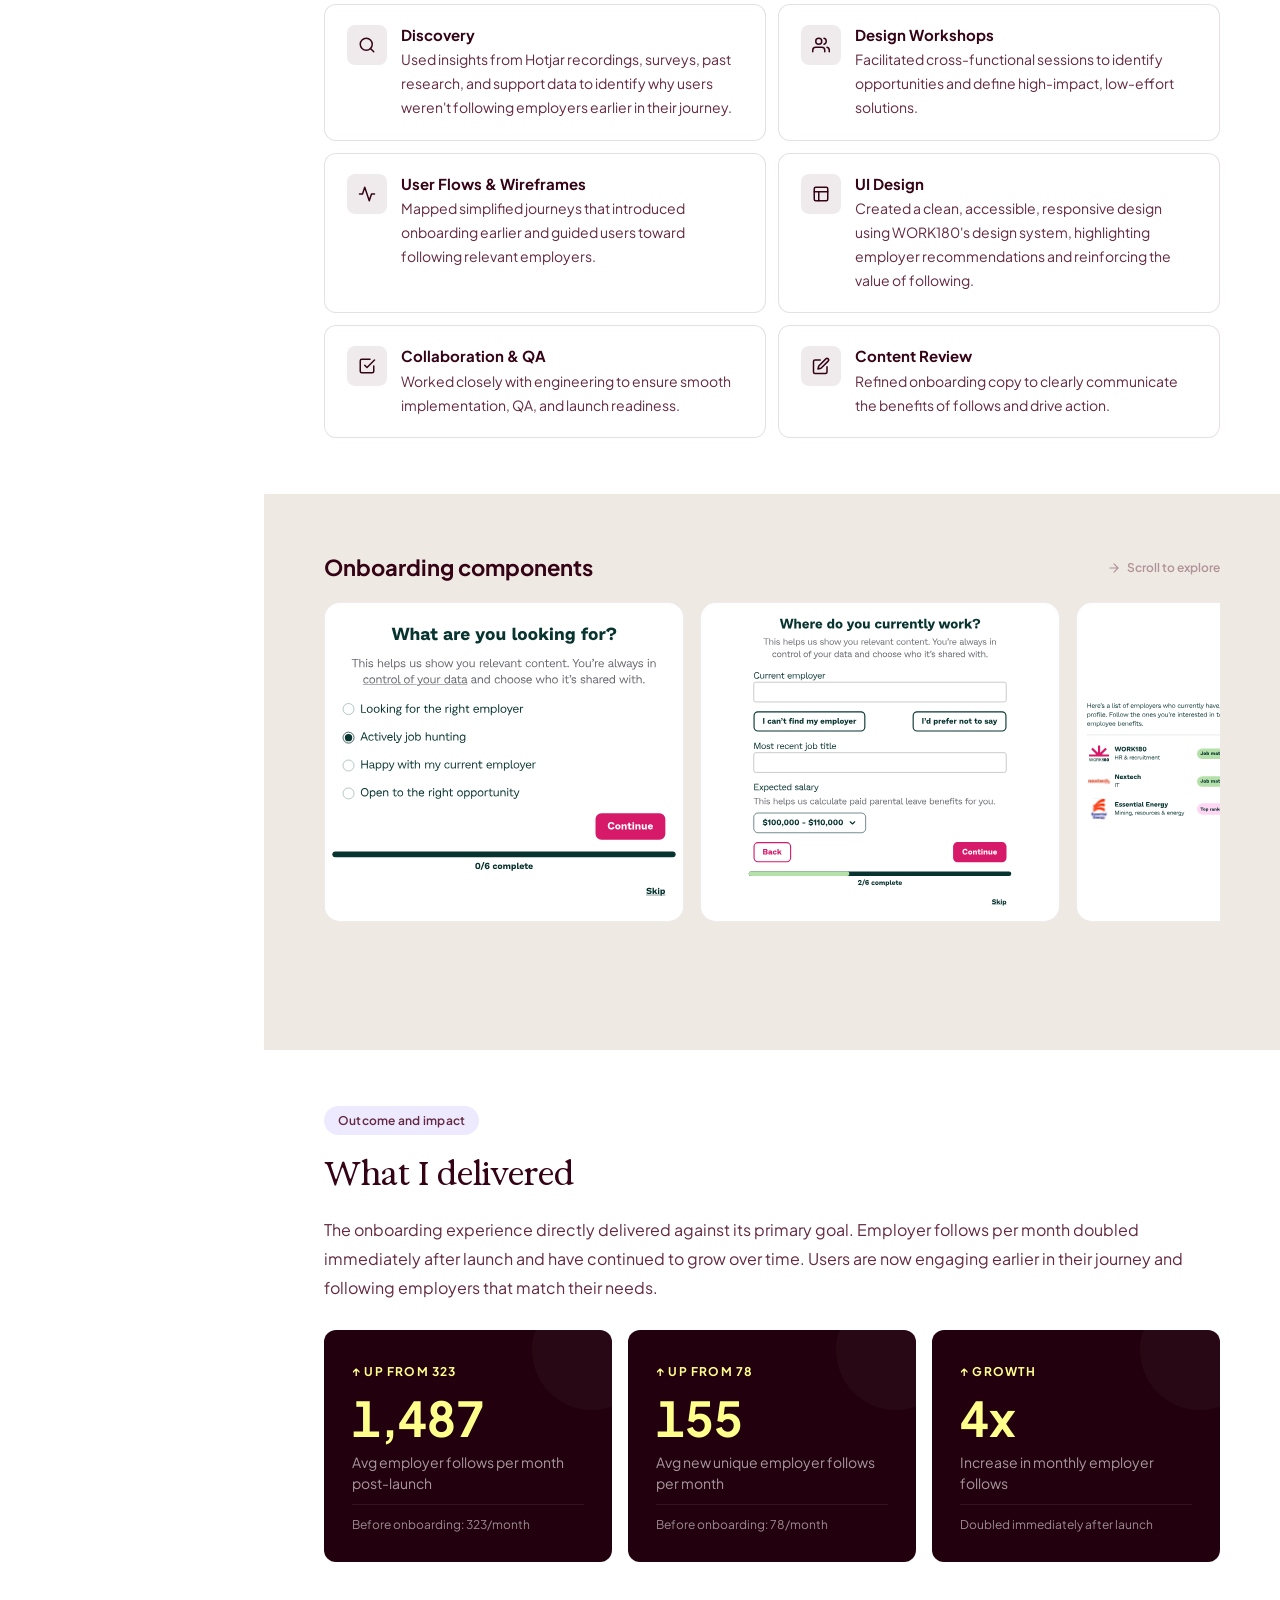
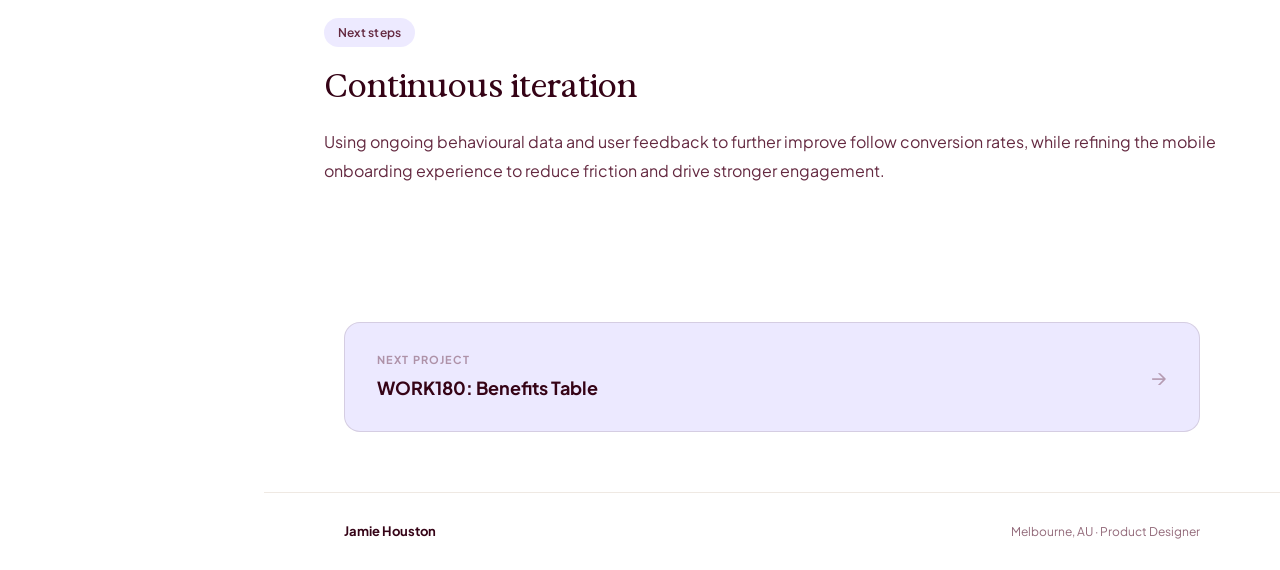
<file: project-w180-onboarding.html>
<!DOCTYPE html>
<html lang="en">
<head>
  <meta charset="UTF-8">
  <meta name="viewport" content="width=device-width, initial-scale=1.0">
  <title>WORK180: Onboarding — Jamie Houston</title>
  <link rel="icon" href="/favicon.svg" type="image/svg+xml">
  <link rel="apple-touch-icon" href="/apple-touch-icon.png">
  <style>
    @import url('https://fonts.googleapis.com/css2?family=Plus+Jakarta+Sans:ital,wght@0,400;0,500;0,600;0,700;1,400&display=swap');
    @font-face{font-family:'Exposure';src:url('ExposureTrialVAR.ttf') format('truetype-variations');font-weight:100 900;font-style:normal;font-display:swap;}@font-face{font-family:'Exposure';src:url('ExposureTrialVAR-Italic.ttf') format('truetype-variations');font-weight:100 900;font-style:italic;font-display:swap;}
    :root {
      --color-white-100:#ffffff;--color-egg-white-200:#fdfbf9;--color-egg-white-300:#efe9e3;
      --color-aubergine-100:#642940;--color-aubergine-200:#350316;--color-aubergine-300:#22000d;
      --color-lemon-100:#ffffda;--color-lemon-200:#ffff8c;--color-lemon-300:#ffff65;
      --color-violet-100:#ece9ff;--color-violet-200:#c3baff;--color-violet-300:#9081f1;
      --font:'Plus Jakarta Sans',sans-serif;--sidebar-w:264px;--content-max:800px;
      --radius-sm:8px;--radius-md:12px;--radius-lg:16px;
    }
    *,*::before,*::after{box-sizing:border-box;margin:0;padding:0;}
    html{scroll-behavior:smooth;}
    body{font-family:var(--font);background:var(--color-white-100);color:var(--color-aubergine-200);line-height:1.6;-webkit-font-smoothing:antialiased;}
    a{color:inherit;}ul{list-style:none;}
    .layout{display:flex;min-height:100vh;}
    .main{margin-left:var(--sidebar-w);flex:1;padding:0;max-width:calc(100% - var(--sidebar-w));}
    .sidebar{width:var(--sidebar-w);background:var(--color-aubergine-300);position:fixed;top:0;left:0;height:100vh;display:flex;flex-direction:column;padding:32px 20px;overflow-y:auto;z-index:10;}
    .sidebar-identity{display:flex;align-items:center;gap:12px;margin-bottom:32px;padding:0 4px;text-decoration:none;}
    .avatar{width:42px;height:42px;border-radius:50%;flex-shrink:0;overflow:hidden;object-fit:cover;display:block;}
    .sidebar-name{color:var(--color-egg-white-200);font-weight:700;font-size:14px;line-height:1.2;}
    .sidebar-role{color:rgba(255,251,247,0.55);font-size:16px;font-family:'Plus Jakarta Sans',sans-serif;margin-top:2px;}
    .available-badge{display:flex;align-items:center;gap:6px;background:rgba(255,255,139,0.08);border:1px solid rgba(255,255,139,0.18);border-radius:var(--radius-sm);padding:7px 10px;margin-bottom:20px;font-size:12px;color:var(--color-lemon-200);font-weight:500;}
    .available-dot{width:6px;height:6px;background:var(--color-lemon-200);border-radius:50%;flex-shrink:0;animation:pulse 2.2s ease-in-out infinite;}
    @keyframes pulse{0%,100%{opacity:1;}50%{opacity:0.35;}}
    .sidebar-nav{display:flex;flex-direction:column;gap:2px;flex:1;}
    .nav-label{color:rgba(255,251,247,0.5);font-size:10px;font-weight:700;text-transform:uppercase;letter-spacing:0.1em;padding:0 10px;margin-top:20px;margin-bottom:4px;}
    .nav-link{display:flex;align-items:center;gap:10px;padding:9px 10px;border-radius:var(--radius-sm);color:rgba(255,251,247,0.5);text-decoration:none;font-size:14px;font-weight:500;transition:background 0.14s ease,color 0.14s ease;}
    .nav-link svg{flex-shrink:0;opacity:0.6;transition:opacity 0.14s;}
    .nav-link:hover{background:rgba(255,255,255,0.06);color:var(--color-egg-white-200);}
    .nav-link:hover svg{opacity:1;}
    .nav-link.active{background:rgba(255,255,139,0.1);color:var(--color-lemon-200);}
    .nav-link.active svg{opacity:1;}
    .sidebar-footer{margin-top:auto;padding-top:18px;border-top:1px solid rgba(255,255,255,0.06);display:flex;flex-direction:column;gap:6px;}
    .contact-link{display:flex;align-items:center;gap:8px;color:rgba(255,251,247,0.55);text-decoration:none;font-size:12px;padding:3px 0;transition:color 0.14s;}
    .contact-link svg{flex-shrink:0;}
    .contact-link:hover{color:var(--color-lemon-200);}
    .share-btn{display:flex;align-items:center;gap:8px;width:100%;background:rgba(255,255,255,0.06);border:1px solid rgba(255,255,255,0.1);border-radius:var(--radius-sm);padding:9px 12px;color:rgba(255,251,247,0.5);font-family:var(--font);font-size:13px;font-weight:500;cursor:pointer;transition:background 0.14s,color 0.14s;}
    .share-btn:hover{background:rgba(255,255,255,0.1);color:var(--color-egg-white-200);}
    .share-btn.copied{color:var(--color-lemon-200);border-color:rgba(255,255,139,0.3);}
    .share-toast{position:fixed;bottom:32px;left:50%;transform:translateX(-50%) translateY(16px);background:var(--color-aubergine-200);color:var(--color-egg-white-200);font-family:var(--font);font-size:13px;font-weight:500;padding:10px 20px;border-radius:100px;box-shadow:0 4px 24px rgba(0,0,0,0.18);opacity:0;pointer-events:none;transition:opacity 0.25s ease,transform 0.25s ease;z-index:9999;white-space:nowrap;}
    .share-toast.show{opacity:1;transform:translateX(-50%) translateY(0);}
    .theme-toggle{width:36px;height:36px;border-radius:50%;background:rgba(255,255,255,0.06);border:1px solid rgba(255,255,255,0.1);color:rgba(255,251,247,0.5);display:flex;align-items:center;justify-content:center;cursor:pointer;transition:background 0.14s,color 0.14s;margin-bottom:10px;flex-shrink:0;}
    .theme-toggle:hover{background:rgba(255,255,255,0.12);color:var(--color-egg-white-200);}
    /* Light mode sidebar */
    html:not(.dark) .sidebar{background:var(--color-egg-white-200);border-right:1px solid rgba(53,3,22,0.07);}
    html:not(.dark) .sidebar-name{color:#350316;}
    .sidebar-logo{height:24px;width:auto;display:block;}
    .mobile-topbar-logo{height:25px;width:auto;display:block;}
    html.dark .sidebar-logo,html.dark .mobile-topbar-logo{filter:brightness(0) invert(1);}
    html:not(.dark) .sidebar-role{color:rgba(53,3,22,0.6);}
    html:not(.dark) .available-badge{background:rgba(53,3,22,0.04);border-color:rgba(53,3,22,0.1);color:#350316;}
    html:not(.dark) .available-dot{background:#350316;}
    html:not(.dark) .nav-label{color:rgba(53,3,22,0.6);}
    html:not(.dark) .nav-link{color:rgba(53,3,22,0.65);}
    html:not(.dark) .nav-link svg{opacity:0.45;}
    html:not(.dark) .nav-link:hover{background:rgba(53,3,22,0.05);color:#350316;}
    html:not(.dark) .nav-link:hover svg,html:not(.dark) .nav-link.active svg{opacity:1;}
    html:not(.dark) .nav-link.active{background:var(--color-lemon-200);color:#350316;}
    html:not(.dark) .sidebar-footer{border-top-color:rgba(53,3,22,0.07);}
    html:not(.dark) .share-btn{background:rgba(53,3,22,0.05);border-color:rgba(53,3,22,0.1);color:rgba(53,3,22,0.45);}
    html:not(.dark) .share-btn:hover{background:rgba(53,3,22,0.08);color:#350316;}
    html:not(.dark) .theme-toggle{background:rgba(53,3,22,0.05);border-color:rgba(53,3,22,0.1);color:rgba(53,3,22,0.45);}
    html:not(.dark) .theme-toggle:hover{background:rgba(53,3,22,0.08);color:#350316;}
    html:not(.dark) .contact-link{color:rgba(53,3,22,0.6);}
    /* Dark mode */
    html.dark .sidebar{background:#350316;border-right:1px solid rgba(255,255,255,0.05);}
    html.dark body{background:var(--color-aubergine-300);color:var(--color-egg-white-200);}
    html.dark .btn-ghost{border-color:rgba(255,255,255,0.15);color:rgba(255,251,247,0.6);}
    html.dark 
    html.dark 
    html.dark 
    html.dark .cs-meta-divider{background:rgba(255,255,255,0.1);}
    html.dark .cs-section h2{color:var(--color-egg-white-200);}
    html.dark .cs-section h3{color:var(--color-egg-white-200);}
    html.dark .cs-section p, html.dark .cs-section li{color:rgba(255,251,247,0.75);}
    html.dark .cs-callout{background:var(--color-aubergine-200);border-left-color:var(--color-lemon-200);}
    html.dark .cs-callout p{color:rgba(255,251,247,0.8);}
    html.dark .cs-image-placeholder{background:var(--color-aubergine-200);}
    html.dark .cs-next{background:var(--color-aubergine-200);border-color:rgba(255,255,255,0.08);}
    html.dark .cs-next-label{color:rgba(255,251,247,0.55);}
    html.dark .cs-next-title{color:var(--color-egg-white-200);}
    html.dark .cs-back{color:rgba(255,251,247,0.5);}
    html.dark .cs-back:hover{color:var(--color-egg-white-200);}
    html.dark .site-footer{border-top-color:rgba(255,255,255,0.08);}
    html.dark .footer-name{color:var(--color-egg-white-200);}
    html.dark .footer-meta{color:rgba(255,251,247,0.55);}
    html.dark .cs-tag{background:rgba(195,186,255,0.18);color:var(--color-egg-white-200);}
    html.dark .cs-outcomes-grid .outcome-card{background:var(--color-aubergine-200);}
    html.dark .outcome-value{color:var(--color-lemon-200);}
    html.dark .outcome-label{color:rgba(255,251,247,0.55);}
    html.dark .outcome-before{color:rgba(255,251,247,0.35);border-top-color:rgba(255,255,255,0.08);}
    html.dark .section-pill{background:rgba(195,186,255,0.18);color:var(--color-egg-white-200);}
    html.dark .blocker-card{background:var(--color-aubergine-200);}
    html.dark .blocker-label{color:rgba(255,255,139,0.6);}
    html.dark .blocker-title{color:var(--color-egg-white-200);}
    html.dark .blocker-body{color:rgba(255,251,247,0.65);}
    html.dark .process-card{background:var(--color-aubergine-200);border-color:rgba(255,255,255,0.07);}
    html.dark .process-card-title{color:var(--color-egg-white-200);}
    html.dark .process-card-body{color:rgba(255,251,247,0.6);}
    html.dark .process-icon{color:rgba(195,186,255,0.8);}
    html.dark .screens-showcase{background:rgba(195,186,255,0.12);}
    html.dark .cs-hero-chip{background:rgba(255,255,255,0.07);color:rgba(255,251,247,0.65);}
    html.dark .cs-hero-chip strong{color:var(--color-egg-white-200);}
    /* Scroll progress bar */
    .scroll-progress{position:fixed;bottom:0;left:0;height:3px;width:0%;background:var(--color-violet-200);z-index:999;transition:width 0.05s linear;}
    /* Case study layout */
    .cs-topbar{position:absolute;top:20px;left:60px;z-index:2;}
    .cs-back{display:inline-flex;align-items:center;gap:6px;font-size:13px;font-weight:600;color:rgba(255,251,247,0.5);text-decoration:none;transition:color 0.14s;}
    .cs-back:hover{color:var(--color-egg-white-200);}
    /* Hero */
    .cs-hero{padding:40px 60px 0;}
    .cs-hero-cover{width:100%;aspect-ratio:16/7;border-radius:var(--radius-lg);overflow:hidden;background:linear-gradient(135deg,#350316 0%,#642940 55%,#9081f1 100%);background-size:cover;background-position:center;margin-bottom:40px;}
    /* Title block */
    .cs-tags{display:flex;gap:8px;flex-wrap:wrap;margin-bottom:16px;}
    .cs-tag{display:inline-block;background:var(--color-violet-100);color:var(--color-aubergine-200);font-size:12px;font-weight:600;padding:4px 12px;border-radius:100px;}
    .cs-tag-warm{background:var(--color-lemon-100);}
    .cs-title{font-size:40px;font-weight:700;line-height:1.2;color:var(--color-aubergine-200);margin-bottom:16px;font-family:'Exposure',sans-serif;}
    .cs-subtitle{font-size:17px;color:var(--color-aubergine-100);line-height:1.7;}
    
    
    
    
    
    /* Content body */
    .cs-body{padding:0 60px 80px;}
    .cs-section{margin-bottom:56px;}
    .cs-section-band{margin-left:-60px;margin-right:-60px;padding:56px 60px;background:var(--color-egg-white-300);margin-bottom:56px;}
    .cs-section-band .cs-section{margin-bottom:0;}
    html.dark .cs-section-band{background:var(--color-aubergine-200);}
    @media(max-width:768px){.cs-section-band{margin-left:-20px;margin-right:-20px;padding:40px 20px;}}
    @media(min-width:1280px){.cs-section-band{margin-left:-60px;margin-right:-60px;padding:56px 60px;}}
    .cs-section h2{font-size:32px;font-family:'Exposure',sans-serif;font-weight:700;color:var(--color-aubergine-200);margin-bottom:16px;}
    .section-pill{display:inline-block;background:rgba(195,186,255,0.3);color:var(--color-aubergine-100);font-size:12px;font-weight:600;padding:5px 14px;border-radius:100px;margin-bottom:14px;letter-spacing:0.02em;}
    .cs-section h3{font-size:24px;font-family:'Exposure',sans-serif;font-weight:700;color:var(--color-aubergine-200);margin-bottom:10px;}
    .cs-section p{font-size:16px;color:var(--color-aubergine-100);line-height:1.8;margin-bottom:16px;}
    .cs-section p:last-child{margin-bottom:0;}
    .cs-section ul{margin-bottom:16px;padding-left:0;}
    .cs-section ul li{font-size:16px;color:var(--color-aubergine-100);line-height:1.8;padding-left:20px;position:relative;margin-bottom:6px;}
    .cs-section ul li::before{content:'';position:absolute;left:0;top:11px;width:6px;height:6px;background:var(--color-aubergine-200);border-radius:50%;}
    /* Business goals */
    .goal-card{background:var(--color-aubergine-200);border-radius:var(--radius-lg);padding:28px 32px;margin-top:24px;}
    .goal-card-label{font-size:11px;font-weight:700;text-transform:uppercase;letter-spacing:0.1em;color:rgba(255,255,139,0.7);margin-bottom:20px;}
    .goal-metrics{display:grid;grid-template-columns:1fr 1fr;gap:24px;}
    .goal-metric{display:flex;flex-direction:column;gap:6px;padding-left:20px;border-left:2px solid rgba(255,255,139,0.25);}
    .goal-metric-value{font-size:36px;font-weight:700;color:var(--color-lemon-200);line-height:1;}
    .goal-metric-desc{font-size:13px;color:rgba(255,251,247,0.6);line-height:1.4;}
    @media(max-width:560px){.goal-metrics{grid-template-columns:1fr;}}
    html.dark .goal-card{background:var(--color-aubergine-200);}
    /* Full-width image block */
    .cs-image{width:100%;border-radius:var(--radius-md);overflow:hidden;margin-bottom:56px;}
    .cs-image-placeholder{background:var(--color-violet-100);border-radius:var(--radius-md);display:flex;align-items:center;justify-content:center;color:var(--color-aubergine-100);font-size:13px;font-weight:600;opacity:0.4;letter-spacing:0.04em;}
    .cs-image img{width:100%;display:block;border-radius:var(--radius-md);}
    /* 2-col image + text */
    .cs-2col{display:grid;grid-template-columns:1fr 1fr;gap:32px;align-items:start;margin-bottom:56px;}
    .cs-2col-image{border-radius:var(--radius-md);overflow:hidden;background:var(--color-violet-100);}
    .cs-2col-image img{width:100%;display:block;}
    .cs-2col-text h3{font-size:24px;font-family:'Exposure',sans-serif;font-weight:700;color:var(--color-aubergine-200);margin-bottom:10px;}
    .cs-2col-text p{font-size:15px;color:var(--color-aubergine-100);line-height:1.8;}
    /* Callout / insight */
    .cs-callout{background:var(--color-lemon-100);border-left:3px solid var(--color-aubergine-200);border-radius:0 var(--radius-sm) var(--radius-sm) 0;padding:20px 24px;margin-bottom:56px;}
    .cs-callout p{font-size:16px;font-weight:600;color:var(--color-aubergine-200);line-height:1.65;margin:0;}
    /* Outcomes */
    .cs-outcomes-grid{display:grid;grid-template-columns:repeat(3,1fr);gap:16px;margin-top:28px;}
    .outcome-card{background:var(--color-aubergine-300);border-radius:var(--radius-md);padding:32px 28px 28px;display:flex;flex-direction:column;gap:0;position:relative;overflow:hidden;}
    .outcome-card::before{content:'';position:absolute;top:-40px;right:-40px;width:120px;height:120px;border-radius:50%;background:rgba(255,255,255,0.03);}
    .outcome-trend{font-size:12px;font-weight:700;color:var(--color-lemon-200);text-transform:uppercase;letter-spacing:0.1em;margin-bottom:12px;display:flex;align-items:center;gap:4px;}
    .outcome-value{font-size:48px;font-weight:700;color:var(--color-lemon-200);line-height:1;margin-bottom:10px;font-variant-numeric:tabular-nums;}
    .outcome-label{font-size:14px;color:rgba(255,255,255,0.6);line-height:1.5;margin-bottom:0;}
    .outcome-before{font-size:12px;color:rgba(255,255,255,0.55);margin-top:10px;padding-top:10px;border-top:1px solid rgba(255,255,255,0.08);}
    html.dark .cs-outcomes-grid .outcome-card{background:var(--color-aubergine-300);}
    html.dark .outcome-value{color:#ffff8c;}
    html.dark .outcome-label{color:rgba(255,255,255,0.6);}
    @media(max-width:768px){.cs-outcomes-grid{grid-template-columns:1fr;}}
    /* Component slider */
    .component-section{margin-bottom:56px;}
    .component-section-head{display:flex;align-items:center;justify-content:space-between;margin-bottom:16px;}
    .component-section-title{font-size:22px;font-weight:700;color:var(--color-aubergine-200);}
    .component-scroll-hint{font-size:12px;font-weight:600;color:var(--color-aubergine-100);opacity:0.45;display:flex;align-items:center;gap:6px;}
    html.dark .component-section-title{color:var(--color-egg-white-200);}
    html.dark .component-scroll-hint{color:rgba(255,251,247,0.4);}
    .component-track-wrap{position:relative;}
    .component-track{display:flex;gap:16px;overflow-x:auto;padding-bottom:16px;scroll-snap-type:x mandatory;-webkit-overflow-scrolling:touch;cursor:grab;}
    .component-track:active{cursor:grabbing;}
    .component-track::-webkit-scrollbar{height:4px;}
    .component-track::-webkit-scrollbar-track{background:rgba(53,3,22,0.06);border-radius:4px;}
    .component-track::-webkit-scrollbar-thumb{background:var(--color-violet-200);border-radius:4px;}
    html.dark .component-track::-webkit-scrollbar-track{background:rgba(255,255,255,0.07);}
    .component-item{flex-shrink:0;scroll-snap-align:start;background:var(--color-white-100);border:1px solid rgba(53,3,22,0.08);border-radius:var(--radius-lg);overflow:hidden;width:360px;height:320px;display:flex;align-items:center;justify-content:center;}
    .component-item img{width:100%;height:100%;display:block;object-fit:contain;}
    html.dark .component-item{background:var(--color-aubergine-200);border-color:rgba(255,255,255,0.08);}
    /* Process grid */
    .process-grid{display:grid;grid-template-columns:1fr 1fr;gap:12px;margin-top:10px;}
    .process-card{background:var(--color-white-100);border:1px solid rgba(53,3,22,0.12);border-radius:var(--radius-md);padding:20px 22px;display:flex;align-items:flex-start;gap:14px;}
    .process-icon{width:40px;height:40px;border-radius:var(--radius-sm);background:rgba(53,3,22,0.08);display:flex;align-items:center;justify-content:center;flex-shrink:0;color:var(--color-aubergine-200);}
    .process-card-title{font-size:15px;font-weight:700;color:var(--color-aubergine-200);margin-bottom:4px;line-height:1.3;}
    .process-card-body{font-size:14px;color:var(--color-aubergine-100);line-height:1.7;}
    html.dark .process-card{background:var(--color-aubergine-200);border-color:rgba(255,255,255,0.08);}
    html.dark .process-icon{background:rgba(255,255,255,0.08);color:rgba(255,255,255,0.6);}
    html.dark .process-card-title{color:var(--color-egg-white-200);}
    html.dark .process-card-body{color:rgba(255,251,247,0.65);}
    @media(max-width:640px){.process-grid{grid-template-columns:1fr;}}
    /* Blocker grid */
    .blocker-grid{display:grid;grid-template-columns:1fr 1fr;gap:16px;margin-top:8px;margin-bottom:40px;}
    .blocker-card{background:var(--color-aubergine-300);border-radius:var(--radius-md);padding:28px 28px 32px;}
    .blocker-label{font-size:10px;font-weight:700;text-transform:uppercase;letter-spacing:0.12em;color:var(--color-lemon-200);margin-bottom:12px;}
    .blocker-title{font-size:17px;font-weight:700;color:#ffffff;margin-bottom:12px;line-height:1.3;}
    .blocker-body{font-size:15px;color:rgba(255,255,255,0.65);line-height:1.8;}
    @media(max-width:640px){.blocker-grid{grid-template-columns:1fr;}}
    /* Next project */
    .cs-next-wrap{padding:0 60px 60px;}
    @keyframes cs-next-jump{0%{transform:translateY(0);}35%{transform:translateY(-10px);}55%{transform:translateY(-5px);}75%{transform:translateY(-8px);}100%{transform:translateY(-6px);}}
    .cs-next{display:flex;align-items:center;justify-content:space-between;background:var(--color-violet-100);border:1px solid rgba(53,3,22,0.12);border-radius:var(--radius-lg);padding:28px 32px;text-decoration:none;color:inherit;}
    .cs-next:hover{animation:cs-next-jump 0.45s ease forwards;}
    .cs-next-label{font-size:11px;font-weight:700;text-transform:uppercase;letter-spacing:0.1em;color:var(--color-aubergine-100);opacity:0.45;margin-bottom:6px;}
    .cs-next-title{font-size:18px;font-weight:700;color:var(--color-aubergine-200);}
    .cs-next-arrow{font-size:22px;color:var(--color-aubergine-100);opacity:0.4;}
    /* Footer */
    .site-footer{border-top:1px solid var(--color-egg-white-300);padding:28px 60px;display:flex;align-items:center;justify-content:space-between;}

    /* ---- Page animations ---- */
    @keyframes fadeUp{from{opacity:0;transform:translateY(24px);}to{opacity:1;transform:translateY(0);}}
    @keyframes fadeIn{from{opacity:0;}to{opacity:1;}}

    /* Hero entrance */
    .cs-topbar{animation:fadeUp 0.5s ease both;}
    .cs-hero-eyebrow{animation:fadeUp 0.5s ease 0.1s both;}
    .cs-hero-split .cs-tags{animation:fadeUp 0.5s ease 0.18s both;}
    .cs-title{animation:fadeUp 0.55s ease 0.26s both;}
    .cs-subtitle{animation:fadeUp 0.5s ease 0.36s both;}
    .cs-hero-chips{animation:fadeUp 0.5s ease 0.44s both;}
    .cs-hero-right{animation:fadeUp 0.6s ease 0.3s both;}

    /* Scroll reveal */
    .reveal{opacity:0;transform:translateY(20px);transition:opacity 0.55s ease,transform 0.55s ease;}
    .reveal.visible{opacity:1;transform:translateY(0);}
    .reveal-delay-1{transition-delay:0.08s;}
    .reveal-delay-2{transition-delay:0.16s;}

    @media(prefers-reduced-motion:reduce){
      .cs-topbar,.cs-hero-eyebrow,.cs-hero-split .cs-tags,.cs-title,.cs-subtitle,.cs-hero-chips,.cs-hero-right{animation:none;}
      .reveal{opacity:1;transform:none;transition:none;}
    }
    .footer-name{font-size:13px;font-weight:700;color:var(--color-aubergine-200);}
    .footer-meta{font-size:12px;color:rgba(100,41,64,0.7);}
    /* Responsive */
    @media(max-width:768px){
      .mobile-topbar{display:flex;}
      .sidebar{transform:translateX(-100%);width:280px;height:100vh;top:0;left:0;flex-direction:column;padding:32px 20px;overflow-y:auto;padding-top:72px;z-index:30;}
      .sidebar.open{transform:translateX(0);}.sidebar .sidebar-identity{display:none;}
      .mobile-overlay.open{display:block;}
      .main{margin-left:0;max-width:100%;padding-top:76px;}
      .cs-topbar,.cs-hero,.cs-body,.cs-next-wrap,.site-footer{padding-left:20px;padding-right:20px;}
      .cs-2col{grid-template-columns:1fr;}
      .cs-outcomes-grid{grid-template-columns:1fr;}
      .cs-title{font-size:26px;}
    }
    @media(min-width:1280px){
      .cs-topbar,.cs-hero,.cs-next-wrap,.site-footer{padding-left:80px;padding-right:80px;}
      
    }
    .sidebar{transition:transform 0.3s ease;}
    @media(min-width:769px){.mobile-topbar{display:none;}}
    .mobile-topbar{position:fixed;top:0;left:0;right:0;z-index:35;height:56px;padding:0 20px;align-items:center;justify-content:space-between;background:var(--color-egg-white-200);border-bottom:1px solid var(--color-egg-white-300);}
    .mobile-topbar-name{font-size:14px;font-weight:700;color:var(--color-aubergine-200);}
    .mobile-topbar-actions{display:flex;align-items:center;gap:8px;}
    .mobile-topbar-actions .theme-toggle{margin-bottom:0;}
    .hamburger-btn{width:36px;height:36px;border-radius:var(--radius-sm);background:transparent;border:1px solid rgba(53,3,22,0.15);color:var(--color-aubergine-200);display:flex;align-items:center;justify-content:center;cursor:pointer;transition:background 0.14s;}
    .hamburger-btn:hover{background:rgba(53,3,22,0.06);}
    .mobile-overlay{display:none;position:fixed;inset:0;background:rgba(34,0,13,0.45);z-index:25;}
    html.dark .mobile-topbar{background:var(--color-aubergine-300);border-bottom-color:rgba(255,255,255,0.07);}
    html.dark .mobile-topbar-name{color:var(--color-egg-white-200);}
    html.dark .hamburger-btn{border-color:rgba(255,255,255,0.15);color:var(--color-egg-white-200);}
    html.dark .hamburger-btn:hover{background:rgba(255,255,255,0.08);}
    /* Intro block */
    .cs-intro-block{display:grid;grid-template-columns:1fr 220px;gap:40px;padding:0 60px 48px;align-items:start;}
    .cs-subtitle{font-size:17px;color:var(--color-aubergine-100);line-height:1.7;}
    .cs-meta-card{background:var(--color-aubergine-200);border-radius:var(--radius-lg);padding:24px;display:flex;flex-direction:column;gap:18px;}
    .cs-meta-item{display:flex;flex-direction:column;gap:6px;}
    .cs-meta-label{font-size:11px;font-weight:700;text-transform:uppercase;letter-spacing:0.08em;color:rgba(255,251,247,0.45);}
    .cs-meta-pill{display:inline-flex;background:rgba(255,255,255,0.1);border-radius:100px;padding:5px 12px;font-size:13px;font-weight:600;color:var(--color-egg-white-200);width:fit-content;}
    html.dark .cs-meta-card{background:rgba(255,255,255,0.06);border:1px solid rgba(255,255,255,0.08);}
    html.dark .cs-meta-label{color:rgba(255,251,247,0.45);}
    html.dark .cs-meta-pill{background:rgba(255,255,255,0.08);color:var(--color-egg-white-200);}
    @media(max-width:768px){.cs-intro-block{grid-template-columns:1fr;padding:0 20px 32px;}}
    /* Split hero */
    .cs-hero-split{background:var(--color-aubergine-300);padding:52px 60px 48px;display:grid;grid-template-columns:1fr 1fr;gap:48px;align-items:end;min-height:480px;position:relative;overflow:hidden;margin-bottom:56px;}
    .cs-hero-split::before{content:'';position:absolute;inset:0;background:radial-gradient(ellipse at 75% 40%,rgba(144,129,241,0.15) 0%,transparent 60%);pointer-events:none;}
    .cs-hero-left{padding-bottom:56px;position:relative;z-index:1;}
    .cs-hero-eyebrow{font-size:11px;font-weight:700;text-transform:uppercase;letter-spacing:0.12em;color:rgba(255,255,139,0.55);margin-bottom:18px;}
    .cs-hero-split .cs-tags{margin-bottom:22px;}
    .cs-hero-split .cs-tag{background:rgba(255,255,255,0.1);color:rgba(255,251,247,0.85);}
    .cs-hero-split .cs-title{font-size:40px;font-family:'Exposure',sans-serif;color:var(--color-egg-white-200);margin-bottom:18px;letter-spacing:-1px;line-height:1.1;}
    .cs-hero-split .cs-subtitle{color:rgba(255,251,247,0.6);margin-bottom:32px;font-size:16px;}
    .cs-hero-chips{display:flex;flex-wrap:wrap;gap:8px;}
    .cs-hero-chip{font-size:12px;font-weight:600;color:rgba(255,251,247,0.5);background:rgba(255,255,255,0.07);border-radius:100px;padding:5px 13px;display:inline-flex;align-items:center;gap:5px;}
    .cs-hero-chip strong{color:rgba(255,251,247,0.85);font-weight:600;}
    /* Right: stacked screens */
    .cs-hero-right{position:relative;z-index:1;display:flex;align-items:flex-end;justify-content:center;height:460px;}
    .cs-stack{position:relative;width:240px;height:440px;}
    .cs-stack-item{position:absolute;bottom:0;border-radius:28px;overflow:hidden;box-shadow:0 28px 56px rgba(0,0,0,0.55);}
    .cs-stack-item:nth-child(1){width:196px;left:50%;transform:translateX(-50%) rotate(-11deg) translateY(-20px);opacity:0.55;z-index:1;}
    .cs-stack-item:nth-child(2){width:212px;left:50%;transform:translateX(-50%) rotate(-4deg) translateY(-8px);opacity:0.82;z-index:2;}
    .cs-stack-item:nth-child(3){width:228px;left:50%;transform:translateX(-50%);z-index:3;animation:hero-float 5.5s ease-in-out infinite;}
    .cs-stack-item img{width:100%;display:block;}
    @keyframes hero-float{0%,100%{transform:translateX(-50%) translateY(0);}50%{transform:translateX(-50%) translateY(-10px);}}
    @media(max-width:900px){.cs-hero-split{grid-template-columns:1fr;min-height:auto;gap:0;}.cs-hero-right{height:320px;}.cs-stack{transform:scale(0.65);transform-origin:bottom center;}.cs-hero-split .cs-title{font-size:34px;}.cs-hero-left{padding-bottom:8px;}}
    @media(max-width:768px){.cs-hero-split{padding:40px 20px 24px;}}
  </style>
</head>
<body>
<div class="scroll-progress" id="scrollProgress"></div>
<div class="layout">
  <!-- MOBILE TOP BAR -->
  <div class="mobile-topbar">
    <img src="images/jamie-houston-logo.svg?v=2" class="mobile-topbar-logo" alt="Jamie Houston">
    <div class="mobile-topbar-actions">
      <button class="theme-toggle" onclick="toggleTheme()" title="Toggle theme"></button>
      <button class="hamburger-btn" onclick="toggleMobileMenu()"><svg width="18" height="14" viewBox="0 0 18 14" fill="currentColor"><rect width="18" height="2" rx="1"/><rect y="6" width="18" height="2" rx="1"/><rect y="12" width="18" height="2" rx="1"/></svg></button>
    </div>
  </div>
  <div class="mobile-overlay" id="mobileOverlay" onclick="toggleMobileMenu()"></div>


  <!-- SIDEBAR -->
  <aside class="sidebar">
    <a href="index.html" class="sidebar-identity">
      
      <div>
        <img src="images/jamie-houston-logo.svg?v=2" class="sidebar-logo" alt="Jamie Houston">
        <div class="sidebar-role">Product Designer</div>
      </div>
    </a>
    <nav class="sidebar-nav">
      <span class="nav-label">Menu</span>
      <a href="index.html" class="nav-link">
        <svg width="15" height="15" viewBox="0 0 16 16" fill="currentColor"><path d="M8.354 1.146a.5.5 0 00-.708 0L1 7.793V14.5A.5.5 0 001.5 15h4a.5.5 0 00.5-.5v-3h4v3a.5.5 0 00.5.5h4a.5.5 0 00.5-.5V7.793L8.354 1.146z"/></svg>
        <span>Home</span>
      </a>
      <a href="work.html" class="nav-link active">
        <svg width="15" height="15" viewBox="0 0 16 16" fill="currentColor"><rect x="1" y="1" width="6" height="6" rx="1.5"/><rect x="9" y="1" width="6" height="6" rx="1.5"/><rect x="1" y="9" width="6" height="6" rx="1.5"/><rect x="9" y="9" width="6" height="6" rx="1.5"/></svg>
        <span>Work</span>
      </a>
      <a href="experience.html" class="nav-link">
        <svg width="15" height="15" viewBox="0 0 16 16" fill="currentColor"><path d="M6 1h4a1 1 0 011 1v1h2a1 1 0 011 1v10a1 1 0 01-1 1H3a1 1 0 01-1-1V4a1 1 0 011-1h2V2a1 1 0 011-1zm1 2h2V2H7v1zM4 5v8h8V5H4z"/></svg>
        <span>Experience</span>
      </a>
      <a href="about.html" class="nav-link">
        <svg width="15" height="15" viewBox="0 0 16 16" fill="currentColor"><path d="M8 8a3 3 0 100-6 3 3 0 000 6zm-5 6a5 5 0 1110 0H3z"/></svg>
        <span>About</span>
      </a>
      <a href="contact.html" class="nav-link">
        <svg width="15" height="15" viewBox="0 0 16 16" fill="currentColor"><path d="M1 3h14v1.5L8 9.5 1 4.5V3zm0 3l7 5 7-5V13H1V6z"/></svg>
        <span>Contact</span>
      </a>
    </nav>
    <div class="sidebar-footer">
      <button class="theme-toggle" id="themeToggle" onclick="toggleTheme()" title="Toggle light / dark mode"></button>
      <button class="share-btn" id="qiTrigger" onclick="toggleQI()">
        <svg width="13" height="13" viewBox="0 0 24 24" fill="none" stroke="currentColor" stroke-width="2" stroke-linecap="round" stroke-linejoin="round"><path d="M12 1a3 3 0 0 0-3 3v8a3 3 0 0 0 6 0V4a3 3 0 0 0-3-3z"/><path d="M19 10v2a7 7 0 0 1-14 0v-2"/><line x1="12" y1="19" x2="12" y2="23"/><line x1="8" y1="23" x2="16" y2="23"/></svg>
        Quick Interview
      </button>
      <button class="share-btn" onclick="sharePortfolio(this)">
        <svg width="13" height="13" viewBox="0 0 16 16" fill="currentColor"><path d="M11 2.5a2.5 2.5 0 115 0 2.5 2.5 0 01-5 0zm-8 5a2.5 2.5 0 115 0 2.5 2.5 0 01-5 0zm8 5a2.5 2.5 0 115 0 2.5 2.5 0 01-5 0zm-7.4-4.7l4.8 2.8m0-5.6L3.6 7.8"/></svg>
        Share portfolio
      </button>
    </div>
  </aside>

  <!-- MAIN -->
  <main class="main">

    <!-- Back link -->
    <!-- Split hero -->
    <div class="cs-hero-split">
      <div class="cs-topbar">
        <a href="work.html" class="cs-back">
          <svg width="14" height="14" viewBox="0 0 16 16" fill="currentColor"><path d="M10 4l-4 4 4 4" stroke="currentColor" stroke-width="1.5" stroke-linecap="round" stroke-linejoin="round" fill="none"/></svg>
          Back to work
        </a>
      </div>
      <div class="cs-hero-left">
        <div class="cs-hero-eyebrow">WORK180 · Lead Product Designer · 2025</div>
        <div class="cs-tags">
          <span class="cs-tag">Product Design</span>
          <span class="cs-tag">UX / UI</span>
        </div>
        <h1 class="cs-title">WORK180:<br>Onboarding</h1>
        <p class="cs-subtitle">Introducing onboarding earlier in the user journey to personalise the experience sooner, guide users toward relevant employers, and drive a significant uplift in employer follows.</p>
        <div class="cs-hero-chips">
          <div class="cs-hero-chip"><strong>Role</strong> Lead Product Designer</div>
          <div class="cs-hero-chip"><strong>Year</strong> 2025</div>
          <div class="cs-hero-chip"><strong>Tools</strong> Figma · Hotjar · Jira</div>
        </div>
      </div>
      <div class="cs-hero-right">
        <div class="cs-stack">
          <div class="cs-stack-item"><img loading="lazy" decoding="async" src="images/w180-onboarding-image-3.png" alt="Onboarding screen"></div>
          <div class="cs-stack-item"><img loading="lazy" decoding="async" src="images/w180-onboarding-image-2.png" alt="Onboarding screen"></div>
          <div class="cs-stack-item"><img loading="lazy" decoding="async" src="images/w180-onboarding-image-1.png" alt="Onboarding screen"></div>
        </div>
      </div>
    </div>

    <!-- Case study body -->
    <div class="cs-body">

      <div class="cs-section reveal">
        <span class="section-pill">Overview</span>
        <h2>The challenge</h2>
        <p>This project centred on designing the onboarding experience for new account creation, with a clear objective: double monthly employer follows. Previously, sign-up prompts only appeared at high-intent moments, which led to low awareness of the benefits of following employers, slower personalisation, and weaker repeat engagement.</p>
      </div>

      <div class="cs-section reveal">
        <span class="section-pill">Research</span>
        <h2>Two critical blockers</h2>

        <p>Through early research, I discovered two critical blockers hurting WORK180's growth. These weren't just UX issues, they were business problems directly impacting follower growth.</p>
        <div class="blocker-grid">
        <div class="blocker-card">
          <div class="blocker-label">Blocker 1</div>
          <div class="blocker-title">No onboarding</div>
          <div class="blocker-body">Our business goal was to increase followers, but research made it clear how confusing that journey was. Users were prompted to log in at high-intent moments, with no guidance or context, leaving users with low awareness of the value of following employers and no path to personalisation.</div>
        </div>
        <div class="blocker-card">
          <div class="blocker-label">Blocker 2</div>
          <div class="blocker-title">No explanation of value</div>
          <div class="blocker-body">There was no real explanation of what following an employer would do, or how WORK180 differs from a regular jobs board. Introducing onboarding would let us guide users and give them a clear understanding of how to get the most from their account and also prompt them to start following employers that matched what they we're looking for.</div>
        </div>
        </div>
      </div>




      <div class="cs-section reveal">
        <span class="section-pill">Process</span>
        <h2>How I approached it</h2>
        <p>As the Lead Designer, I led the redesign from discovery through to implementation, collaborating closely with Product, Engineering, Marketing, and our DEI advisory team.</p>
        <div class="process-grid">
          <div class="process-card">
            <div class="process-icon"><svg width="18" height="18" viewBox="0 0 24 24" fill="none" stroke="currentColor" stroke-width="2" stroke-linecap="round" stroke-linejoin="round"><circle cx="11" cy="11" r="8"/><line x1="21" y1="21" x2="16.65" y2="16.65"/></svg></div>
            <div><div class="process-card-title">Discovery</div><div class="process-card-body">Used insights from Hotjar recordings, surveys, past research, and support data to identify why users weren't following employers earlier in their journey.</div></div>
          </div>
          <div class="process-card">
            <div class="process-icon"><svg width="18" height="18" viewBox="0 0 24 24" fill="none" stroke="currentColor" stroke-width="2" stroke-linecap="round" stroke-linejoin="round"><path d="M17 21v-2a4 4 0 00-4-4H5a4 4 0 00-4 4v2"/><circle cx="9" cy="7" r="4"/><path d="M23 21v-2a4 4 0 00-3-3.87"/><path d="M16 3.13a4 4 0 010 7.75"/></svg></div>
            <div><div class="process-card-title">Design Workshops</div><div class="process-card-body">Facilitated cross-functional sessions to identify opportunities and define high-impact, low-effort solutions.</div></div>
          </div>
          <div class="process-card">
            <div class="process-icon"><svg width="18" height="18" viewBox="0 0 24 24" fill="none" stroke="currentColor" stroke-width="2" stroke-linecap="round" stroke-linejoin="round"><polyline points="22 12 18 12 15 21 9 3 6 12 2 12"/></svg></div>
            <div><div class="process-card-title">User Flows &amp; Wireframes</div><div class="process-card-body">Mapped simplified journeys that introduced onboarding earlier and guided users toward following relevant employers.</div></div>
          </div>
          <div class="process-card">
            <div class="process-icon"><svg width="18" height="18" viewBox="0 0 24 24" fill="none" stroke="currentColor" stroke-width="2" stroke-linecap="round" stroke-linejoin="round"><rect x="3" y="3" width="18" height="18" rx="2"/><path d="M3 9h18M9 21V9"/></svg></div>
            <div><div class="process-card-title">UI Design</div><div class="process-card-body">Created a clean, accessible, responsive design using WORK180's design system, highlighting employer recommendations and reinforcing the value of following.</div></div>
          </div>
          <div class="process-card">
            <div class="process-icon"><svg width="18" height="18" viewBox="0 0 24 24" fill="none" stroke="currentColor" stroke-width="2" stroke-linecap="round" stroke-linejoin="round"><polyline points="9 11 12 14 22 4"/><path d="M21 12v7a2 2 0 01-2 2H5a2 2 0 01-2-2V5a2 2 0 012-2h11"/></svg></div>
            <div><div class="process-card-title">Collaboration &amp; QA</div><div class="process-card-body">Worked closely with engineering to ensure smooth implementation, QA, and launch readiness.</div></div>
          </div>
          <div class="process-card">
            <div class="process-icon"><svg width="18" height="18" viewBox="0 0 24 24" fill="none" stroke="currentColor" stroke-width="2" stroke-linecap="round" stroke-linejoin="round"><path d="M11 4H4a2 2 0 00-2 2v14a2 2 0 002 2h14a2 2 0 002-2v-7"/><path d="M18.5 2.5a2.121 2.121 0 013 3L12 15l-4 1 1-4 9.5-9.5z"/></svg></div>
            <div><div class="process-card-title">Content Review</div><div class="process-card-body">Refined onboarding copy to clearly communicate the benefits of follows and drive action.</div></div>
          </div>
        </div>
      </div>

      <div class="cs-section-band reveal">
      <div class="component-section">
        <div class="component-section-head">
          <div class="component-section-title">Onboarding components</div>
          <div class="component-scroll-hint"><svg width="14" height="14" viewBox="0 0 24 24" fill="none" stroke="currentColor" stroke-width="2" stroke-linecap="round" stroke-linejoin="round"><path d="M5 12h14M12 5l7 7-7 7"/></svg> Scroll to explore</div>
        </div>
        <div class="component-track-wrap">
          <div class="component-track" id="componentTrack">
            <div class="component-item"><img loading="lazy" decoding="async" src="images/w180-onboarding-component-1.svg" alt="WORK180 Onboarding component 1"></div>
            <div class="component-item"><img loading="lazy" decoding="async" src="images/w180-onboarding-component-2.svg" alt="WORK180 Onboarding component 2"></div>
            <div class="component-item"><img loading="lazy" decoding="async" src="images/w180-onboarding-component-3.svg" alt="WORK180 Onboarding component 3"></div>
            <div class="component-item"><img loading="lazy" decoding="async" src="images/w180-onboarding-component-4.svg" alt="WORK180 Onboarding component 4"></div>
          </div>
        </div>
      </div>
      </div>

      <div class="cs-section reveal">
        <span class="section-pill">Outcome and impact</span>
        <h2>What I delivered</h2>
        <p>The onboarding experience directly delivered against its primary goal. Employer follows per month doubled immediately after launch and have continued to grow over time. Users are now engaging earlier in their journey and following employers that match their needs.</p>
        <div class="cs-outcomes-grid">
          <div class="outcome-card">
            <div class="outcome-trend">↑ Up from 323</div>
            <div class="outcome-value" data-count="2126" data-suffix="">0</div>
            <div class="outcome-label">Avg employer follows per month post-launch</div>
            <div class="outcome-before">Before onboarding: 323/month</div>
          </div>
          <div class="outcome-card">
            <div class="outcome-trend">↑ Up from 78</div>
            <div class="outcome-value" data-count="221" data-suffix="">0</div>
            <div class="outcome-label">Avg new unique employer follows per month</div>
            <div class="outcome-before">Before onboarding: 78/month</div>
          </div>
          <div class="outcome-card">
            <div class="outcome-trend">↑ Growth</div>
            <div class="outcome-value" data-count="6" data-suffix="x">0x</div>
            <div class="outcome-label">Increase in monthly employer follows</div>
            <div class="outcome-before">Doubled immediately after launch</div>
          </div>
        </div>
      </div>

      <div class="cs-section reveal">
        <span class="section-pill">Next steps</span>
        <h2>Continuous iteration</h2>
        <p>Using ongoing behavioural data and user feedback to further improve follow conversion rates, while refining the mobile onboarding experience to reduce friction and drive stronger engagement.</p>
      </div>

    </div><!-- /cs-body -->

    <!-- Next project link -->
    <div class="cs-next-wrap">
      <a href="project-w180-benefits.html" class="cs-next">
        <div>
          <div class="cs-next-label">Next project</div>
          <div class="cs-next-title">WORK180: Benefits Table</div>
        </div>
        <span class="cs-next-arrow">→</span>
      </a>
    </div>

    <footer class="site-footer">
      <span class="footer-name">Jamie Houston</span>
      <span class="footer-meta">Melbourne, AU · Product Designer</span>
    </footer>

  </main>
</div>

<script>
  const THEME_KEY = 'theme';
  const SUN = `<svg width="16" height="16" viewBox="0 0 16 16" fill="currentColor"><path d="M8 11a3 3 0 100-6 3 3 0 000 6zm0 1a4 4 0 100-8 4 4 0 000 8zM8 0a.5.5 0 01.5.5v2a.5.5 0 01-1 0v-2A.5.5 0 018 0zm0 13a.5.5 0 01.5.5v2a.5.5 0 01-1 0v-2A.5.5 0 018 13zm8-5a.5.5 0 01-.5.5h-2a.5.5 0 010-1h2a.5.5 0 01.5.5zM3 8a.5.5 0 01-.5.5h-2a.5.5 0 010-1h2A.5.5 0 013 8zm9.657-5.657a.5.5 0 010 .707l-1.414 1.415a.5.5 0 11-.707-.708l1.414-1.414a.5.5 0 01.707 0zm-9.193 9.193a.5.5 0 010 .707L2.05 13.657a.5.5 0 01-.707-.707l1.414-1.414a.5.5 0 01.707 0zm9.193 2.121a.5.5 0 01-.707 0l-1.414-1.414a.5.5 0 01.707-.707l1.414 1.414a.5.5 0 010 .707zM4.464 4.465a.5.5 0 01-.707 0L2.343 3.05a.5.5 0 11.707-.707l1.414 1.414a.5.5 0 010 .707z"/></svg>`;
  const MOON = `<svg width="16" height="16" viewBox="0 0 16 16" fill="currentColor"><path d="M6 .278a.768.768 0 01.08.858 7.208 7.208 0 00-.878 3.46c0 4.021 3.278 7.277 7.318 7.277.527 0 1.04-.055 1.533-.16a.787.787 0 01.81.316.733.733 0 01-.031.893A8.349 8.349 0 018.344 16C3.734 16 0 12.286 0 7.71 0 4.266 2.114 1.312 5.124.06A.752.752 0 016 .278z"/></svg>`;
  function updateThemeIcon() {
    const isDark = document.documentElement.classList.contains('dark');
    document.querySelectorAll('.theme-toggle').forEach(btn => btn.innerHTML = isDark ? SUN : MOON);
  }
  function toggleMobileMenu() {
    document.querySelector('.sidebar').classList.toggle('open');
    document.getElementById('mobileOverlay').classList.toggle('open');
  }
  function toggleTheme() {
    const isDark = document.documentElement.classList.toggle('dark');
    localStorage.setItem(THEME_KEY, isDark ? 'dark' : 'light');
    updateThemeIcon();
  }
  (function() {
    const saved = localStorage.getItem(THEME_KEY);
    const prefersDark = window.matchMedia('(prefers-color-scheme: dark)').matches;
    if (saved === 'dark' || (!saved && prefersDark)) document.documentElement.classList.add('dark');
    updateThemeIcon();
  })();
  // Counter animation
  function animateCounter(el) {
    const target = parseInt(el.dataset.count, 10);
    const suffix = el.dataset.suffix || '';
    const duration = 1600;
    const start = performance.now();
    const easeOut = t => 1 - Math.pow(1 - t, 3);
    function tick(now) {
      const progress = Math.min((now - start) / duration, 1);
      const value = Math.round(easeOut(progress) * target);
      el.textContent = value.toLocaleString() + suffix;
      if (progress < 1) requestAnimationFrame(tick);
    }
    requestAnimationFrame(tick);
  }
  const observer = new IntersectionObserver(entries => {
    entries.forEach(entry => {
      if (entry.isIntersecting) {
        entry.target.querySelectorAll('[data-count]').forEach(animateCounter);
        observer.unobserve(entry.target);
      }
    });
  }, { threshold: 0.3 });
  document.querySelectorAll('.cs-outcomes-grid').forEach(el => observer.observe(el));

  // Scroll reveal
  const revealObserver = new IntersectionObserver(entries => {
    entries.forEach(entry => {
      if (entry.isIntersecting) {
        entry.target.classList.add('visible');
        revealObserver.unobserve(entry.target);
      }
    });
  }, { threshold: 0.08 });
  document.querySelectorAll('.reveal').forEach(el => revealObserver.observe(el));

  function sharePortfolio(btn) {
  const url = window.location.href;
  navigator.clipboard.writeText(url).then(() => {
    const orig = btn.innerHTML;
    btn.innerHTML = '<svg width="13" height="13" viewBox="0 0 16 16" fill="none" stroke="currentColor" stroke-width="2.5" stroke-linecap="round" stroke-linejoin="round"><polyline points="4 8 8 12 13 4"></polyline></svg> Link copied!';
    btn.classList.add('copied');
    let toast = document.getElementById('shareToast');
    if (!toast) { toast = document.createElement('div'); toast.id = 'shareToast'; toast.className = 'share-toast'; document.body.appendChild(toast); }
    toast.textContent = 'Link copied, thanks for sharing ♥';
    const rect = btn.getBoundingClientRect();
    toast.style.left = rect.left + 'px';
    toast.style.top = (rect.top - toast.offsetHeight - 10) + 'px';
    toast.style.transform = 'none';
    toast.style.bottom = 'auto';
    toast.classList.add('show');
    setTimeout(() => { btn.innerHTML = orig; btn.classList.remove('copied'); toast.classList.remove('show'); }, 2500);
  }).catch(() => { prompt('Copy this link:', url); });
}
</script>


<!-- Quick Interview Panel -->
<style>
.qi-panel{position:fixed;left:calc(var(--sidebar-w,264px) + 12px);bottom:24px;width:370px;background:#ffffff;border-radius:16px;box-shadow:0 8px 48px rgba(53,3,22,0.18);z-index:999;overflow:hidden;transform:translateY(10px) scale(0.98);opacity:0;pointer-events:none;transition:transform 0.22s cubic-bezier(0.34,1.3,0.64,1),opacity 0.18s;}
.qi-panel.open{transform:translateY(0) scale(1);opacity:1;pointer-events:all;}
html.dark .qi-panel{background:#22000d;box-shadow:0 8px 48px rgba(0,0,0,0.4);}
.qi-header{display:flex;align-items:flex-start;justify-content:space-between;padding:20px 20px 16px;border-bottom:1px solid rgba(53,3,22,0.09);}
html.dark .qi-header{border-bottom-color:rgba(255,251,247,0.1);}
.qi-icon-wrap{width:30px;height:30px;background:#ece9ff;border-radius:8px;display:flex;align-items:center;justify-content:center;margin-bottom:8px;color:#350316;}
html.dark .qi-icon-wrap{background:rgba(195,186,255,0.15);color:#fffbf7;}
.qi-title{font-family:var(--font,'Plus Jakarta Sans',sans-serif);font-size:16px;font-weight:700;color:#350316;}
html.dark .qi-title{color:#fffbf7;}
.qi-subtitle{font-family:var(--font,'Plus Jakarta Sans',sans-serif);font-size:12px;color:#642940;margin-top:3px;line-height:1.45;}
html.dark .qi-subtitle{color:rgba(255,251,247,0.6);}
.qi-close{background:none;border:none;cursor:pointer;font-size:22px;line-height:1;color:#642940;padding:2px 4px;flex-shrink:0;margin-top:-2px;}
html.dark .qi-close{color:rgba(255,251,247,0.6);}
.qi-close:hover{color:#350316;}
html.dark .qi-close:hover{color:#fffbf7;}
.qi-questions{max-height:340px;overflow-y:auto;}
.qi-item{border-bottom:1px solid rgba(53,3,22,0.07);}
html.dark .qi-item{border-bottom-color:rgba(255,251,247,0.08);}
.qi-item:last-child{border-bottom:none;}
.qi-q{width:100%;display:flex;align-items:center;justify-content:space-between;gap:12px;padding:14px 20px;background:none;border:none;cursor:pointer;font-family:var(--font,'Plus Jakarta Sans',sans-serif);font-size:14px;font-weight:600;color:#350316;text-align:left;transition:background 0.12s;}
html.dark .qi-q{color:#fffbf7;}
.qi-q:hover{background:#ece9ff;}
html.dark .qi-q:hover{background:rgba(195,186,255,0.12);}
.qi-q.active{background:#ece9ff;}
html.dark .qi-q.active{background:rgba(195,186,255,0.12);}
.qi-qicon{width:24px;height:24px;border-radius:50%;display:flex;align-items:center;justify-content:center;font-size:15px;flex-shrink:0;transition:background 0.12s,color 0.12s;line-height:0;}.qi-qicon svg{display:block;}.qi-qicon.plus .qi-i-cross{display:none;}.qi-qicon.cross .qi-i-plus{display:none;}
.qi-qicon.plus{border:1.5px solid rgba(53,3,22,0.18);color:#642940;}
html.dark .qi-qicon.plus{border-color:rgba(255,251,247,0.2);color:rgba(255,251,247,0.5);}
.qi-qicon.cross{background:#350316;color:#fffbf7;border:none;}
html.dark .qi-qicon.cross{background:#fffbf7;color:#350316;}
.qi-a{display:none;padding:2px 20px 16px;font-family:var(--font,'Plus Jakarta Sans',sans-serif);font-size:13px;line-height:1.65;color:#350316;}
html.dark .qi-a{color:rgba(255,251,247,0.85);}
.qi-a p+p{margin-top:10px;}
.qi-cta{display:inline-flex;align-items:center;gap:6px;margin-top:14px;background:#350316;color:#fffbf7;font-family:var(--font,'Plus Jakarta Sans',sans-serif);font-size:13px;font-weight:700;padding:8px 18px;border-radius:100px;text-decoration:none;transition:opacity 0.14s;}
html.dark .qi-cta{background:#fffbf7;color:#350316;}
.qi-cta:hover{opacity:0.85;}
.qi-footer{padding:11px 20px;border-top:1px solid rgba(53,3,22,0.08);font-family:var(--font,'Plus Jakarta Sans',sans-serif);font-size:11px;font-weight:700;letter-spacing:0.07em;color:#642940;display:flex;align-items:center;gap:8px;}
html.dark .qi-footer{border-top-color:rgba(255,251,247,0.08);color:rgba(255,251,247,0.45);}
.qi-dots{display:flex;gap:4px;align-items:center;}
.qi-dot{width:5px;height:5px;border-radius:50%;background:#c3baff;}
.qi-dot:first-child{background:#350316;}
html.dark .qi-dot:first-child{background:#fffbf7;}
@media(max-width:768px){.qi-panel{left:16px;right:16px;width:auto;bottom:76px;}}
</style>
<div class="qi-panel" id="qiPanel">
  <div class="qi-header">
    <div>
      <div class="qi-icon-wrap"><svg width="15" height="15" viewBox="0 0 24 24" fill="none" stroke="currentColor" stroke-width="2" stroke-linecap="round" stroke-linejoin="round"><path d="M12 1a3 3 0 0 0-3 3v8a3 3 0 0 0 6 0V4a3 3 0 0 0-3-3z"/><path d="M19 10v2a7 7 0 0 1-14 0v-2"/><line x1="12" y1="19" x2="12" y2="23"/><line x1="8" y1="23" x2="16" y2="23"/></svg></div>
      <div class="qi-title">Quick Interview</div>
      <div class="qi-subtitle">Common questions recruiters ask.<br>Click any to see my answers instantly.</div>
    </div>
    <button class="qi-close" onclick="toggleQI()">−</button>
  </div>
  <div class="qi-questions">
    <div class="qi-item">
      <button class="qi-q" onclick="toggleQ(this)">Tell me about yourself<span class="qi-qicon plus"><svg class="qi-i-plus" width="8" height="8" viewBox="0 0 10 10" fill="none" stroke="currentColor" stroke-width="2" stroke-linecap="round"><line x1="5" y1="1" x2="5" y2="9"/><line x1="1" y1="5" x2="9" y2="5"/></svg><svg class="qi-i-cross" width="8" height="8" viewBox="0 0 10 10" fill="none" stroke="currentColor" stroke-width="2" stroke-linecap="round"><line x1="1.5" y1="1.5" x2="8.5" y2="8.5"/><line x1="8.5" y1="1.5" x2="1.5" y2="8.5"/></svg></span></button>
      <div class="qi-a"><p>I'm a product designer with 10 years across freelance, in-house, and startup environments. My background spans product strategy, UX research, UI design, branding, and illustration so I can carry an idea from a whiteboard conversation all the way to a shipped, on-brand interface.</p><p>I'm currently a Product Designer at WORK180 in Melbourne, working end-to-end on the employer-facing platform from discovery and research through to delivery and iteration.</p></div>
    </div>
    <div class="qi-item">
      <button class="qi-q" onclick="toggleQ(this)">Why should we hire you?<span class="qi-qicon plus"><svg class="qi-i-plus" width="8" height="8" viewBox="0 0 10 10" fill="none" stroke="currentColor" stroke-width="2" stroke-linecap="round"><line x1="5" y1="1" x2="5" y2="9"/><line x1="1" y1="5" x2="9" y2="5"/></svg><svg class="qi-i-cross" width="8" height="8" viewBox="0 0 10 10" fill="none" stroke="currentColor" stroke-width="2" stroke-linecap="round"><line x1="1.5" y1="1.5" x2="8.5" y2="8.5"/><line x1="8.5" y1="1.5" x2="1.5" y2="8.5"/></svg></span></button>
      <div class="qi-a"><p>Because I don't just design screens I think about outcomes. I started in visual and brand design, which means I care deeply about craft and polish. I grew into UX and product, which means I care about whether it actually works for people and moves the business.</p><p>I'm also fluent with AI-enabled workflows and front-end enough to communicate precisely with engineers. I move fast without dropping quality, and I thrive in teams where design and engineering are genuinely collaborative.</p></div>
    </div>
    <div class="qi-item">
      <button class="qi-q" onclick="toggleQ(this)">Explain your design process<span class="qi-qicon plus"><svg class="qi-i-plus" width="8" height="8" viewBox="0 0 10 10" fill="none" stroke="currentColor" stroke-width="2" stroke-linecap="round"><line x1="5" y1="1" x2="5" y2="9"/><line x1="1" y1="5" x2="9" y2="5"/></svg><svg class="qi-i-cross" width="8" height="8" viewBox="0 0 10 10" fill="none" stroke="currentColor" stroke-width="2" stroke-linecap="round"><line x1="1.5" y1="1.5" x2="8.5" y2="8.5"/><line x1="8.5" y1="1.5" x2="1.5" y2="8.5"/></svg></span></button>
      <div class="qi-a"><p>Discovery first I want to understand the problem, the users, and the constraints before I sketch a single screen. That means research, stakeholder conversations, and auditing what already exists.</p><p>Then I move fast in low-fidelity: flows, rough wireframes, quick prototypes for testing. High-fidelity comes after we've validated the approach, not before. And I stay involved post-launch data and user feedback inform the next iteration.</p></div>
    </div>
    <div class="qi-item">
      <button class="qi-q" onclick="toggleQ(this)">How do you work with developers?<span class="qi-qicon plus"><svg class="qi-i-plus" width="8" height="8" viewBox="0 0 10 10" fill="none" stroke="currentColor" stroke-width="2" stroke-linecap="round"><line x1="5" y1="1" x2="5" y2="9"/><line x1="1" y1="5" x2="9" y2="5"/></svg><svg class="qi-i-cross" width="8" height="8" viewBox="0 0 10 10" fill="none" stroke="currentColor" stroke-width="2" stroke-linecap="round"><line x1="1.5" y1="1.5" x2="8.5" y2="8.5"/><line x1="8.5" y1="1.5" x2="1.5" y2="8.5"/></svg></span></button>
      <div class="qi-a"><p>As a partner, not a handoff machine. I try to involve engineers early ideally in problem framing so they're invested in the solution, not just implementing a spec.</p><p>I'm comfortable reviewing implementations for design fidelity and adjusting specs when engineering constraints make something impractical. I'd rather ship something slightly simpler and well-built than something pixel-perfect and brittle.</p></div>
    </div>
    <div class="qi-item">
      <button class="qi-q" onclick="toggleQ(this)">Describe a challenging project<span class="qi-qicon plus"><svg class="qi-i-plus" width="8" height="8" viewBox="0 0 10 10" fill="none" stroke="currentColor" stroke-width="2" stroke-linecap="round"><line x1="5" y1="1" x2="5" y2="9"/><line x1="1" y1="5" x2="9" y2="5"/></svg><svg class="qi-i-cross" width="8" height="8" viewBox="0 0 10 10" fill="none" stroke="currentColor" stroke-width="2" stroke-linecap="round"><line x1="1.5" y1="1.5" x2="8.5" y2="8.5"/><line x1="8.5" y1="1.5" x2="1.5" y2="8.5"/></svg></span></button>
      <div class="qi-a"><p><strong>The challenge</strong><br>We identified an opportunity to help young people find the right apprenticeship path with full transparency, while giving employers a way to manage applications on the other side. The tricky part was that it's a two-sided product with very different user needs, and we jumped straight into it as an experiment with almost no runway. I had a week to show a working prototype to a potential client, starting from scratch.</p><p><strong>What I did</strong><br>I ran discovery and scoped the project myself, mapping out both sides of the experience simultaneously. I had to make fast, pragmatic calls about what to explore and what to park, and built the prototype end-to-end to get something tangible in front of stakeholders quickly.</p><p><strong>How it evolved</strong><br>The whole process has been learning while building, taking feedback from research and changing direction based on what we found rather than following a fixed plan. That's been the real design challenge: staying structured enough to make progress while staying loose enough to respond to what we learn.</p><p><strong>Where it landed</strong><br>We're currently in validation with some strong early signals. It hasn't shipped yet but the process itself validated a lot of our assumptions about what both sides of the market actually need.</p></div>
    </div>
    <div class="qi-item">
      <button class="qi-q" onclick="toggleQ(this)">What makes you different?<span class="qi-qicon plus"><svg class="qi-i-plus" width="8" height="8" viewBox="0 0 10 10" fill="none" stroke="currentColor" stroke-width="2" stroke-linecap="round"><line x1="5" y1="1" x2="5" y2="9"/><line x1="1" y1="5" x2="9" y2="5"/></svg><svg class="qi-i-cross" width="8" height="8" viewBox="0 0 10 10" fill="none" stroke="currentColor" stroke-width="2" stroke-linecap="round"><line x1="1.5" y1="1.5" x2="8.5" y2="8.5"/><line x1="8.5" y1="1.5" x2="1.5" y2="8.5"/></svg></span></button>
      <div class="qi-a"><p>Range, and where I sit between disciplines. I started in visual and brand design, so I have a strong eye for typography, layout, and polish but I grew into UX, design systems, and front-end, so I can carry an idea from a stakeholder conversation all the way to a built, accessible, on-brand interface.</p><p>That blend matters for work that lives between marketing, communications, and product. I'm also a systems thinker who still sweats the pixels.</p></div>
    </div>
  </div>
</div>
<script>
function toggleQI(){document.getElementById('qiPanel').classList.toggle('open');}
function toggleQ(btn){
  var a=btn.nextElementSibling;
  var isOpen=a.style.display==='block';
  document.querySelectorAll('.qi-a').forEach(function(x){x.style.display='none';});
  document.querySelectorAll('.qi-q').forEach(function(q){q.classList.remove('active');var ic=q.querySelector('.qi-qicon');if(ic){ic.className='qi-qicon plus';}});
  if(!isOpen){a.style.display='block';btn.classList.add('active');var ic=btn.querySelector('.qi-qicon');if(ic){ic.className='qi-qicon cross';}}
}
document.addEventListener('click',function(e){
  var panel=document.getElementById('qiPanel');
  var trigger=document.getElementById('qiTrigger');
  if(panel&&panel.classList.contains('open')&&!panel.contains(e.target)&&trigger&&!trigger.contains(e.target)){panel.classList.remove('open');}
});
</script>
</body>
</html>
</file>
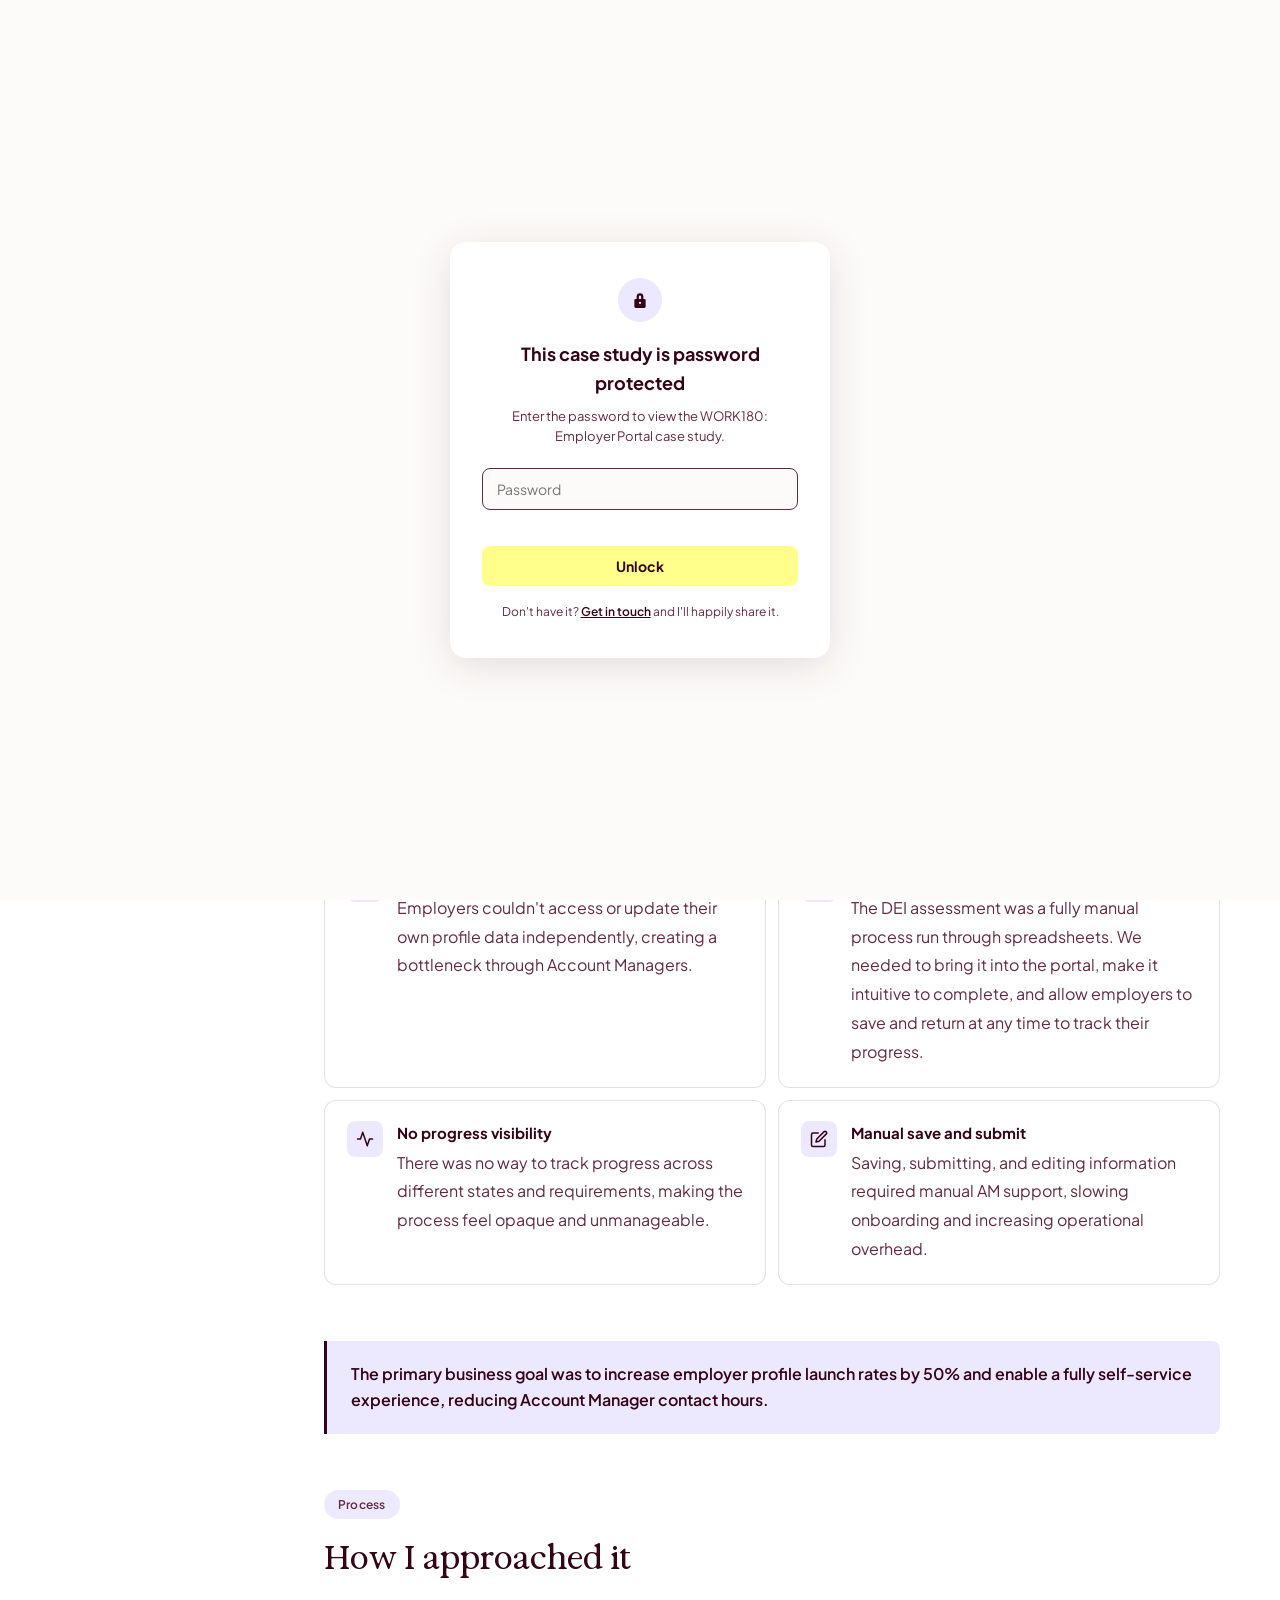
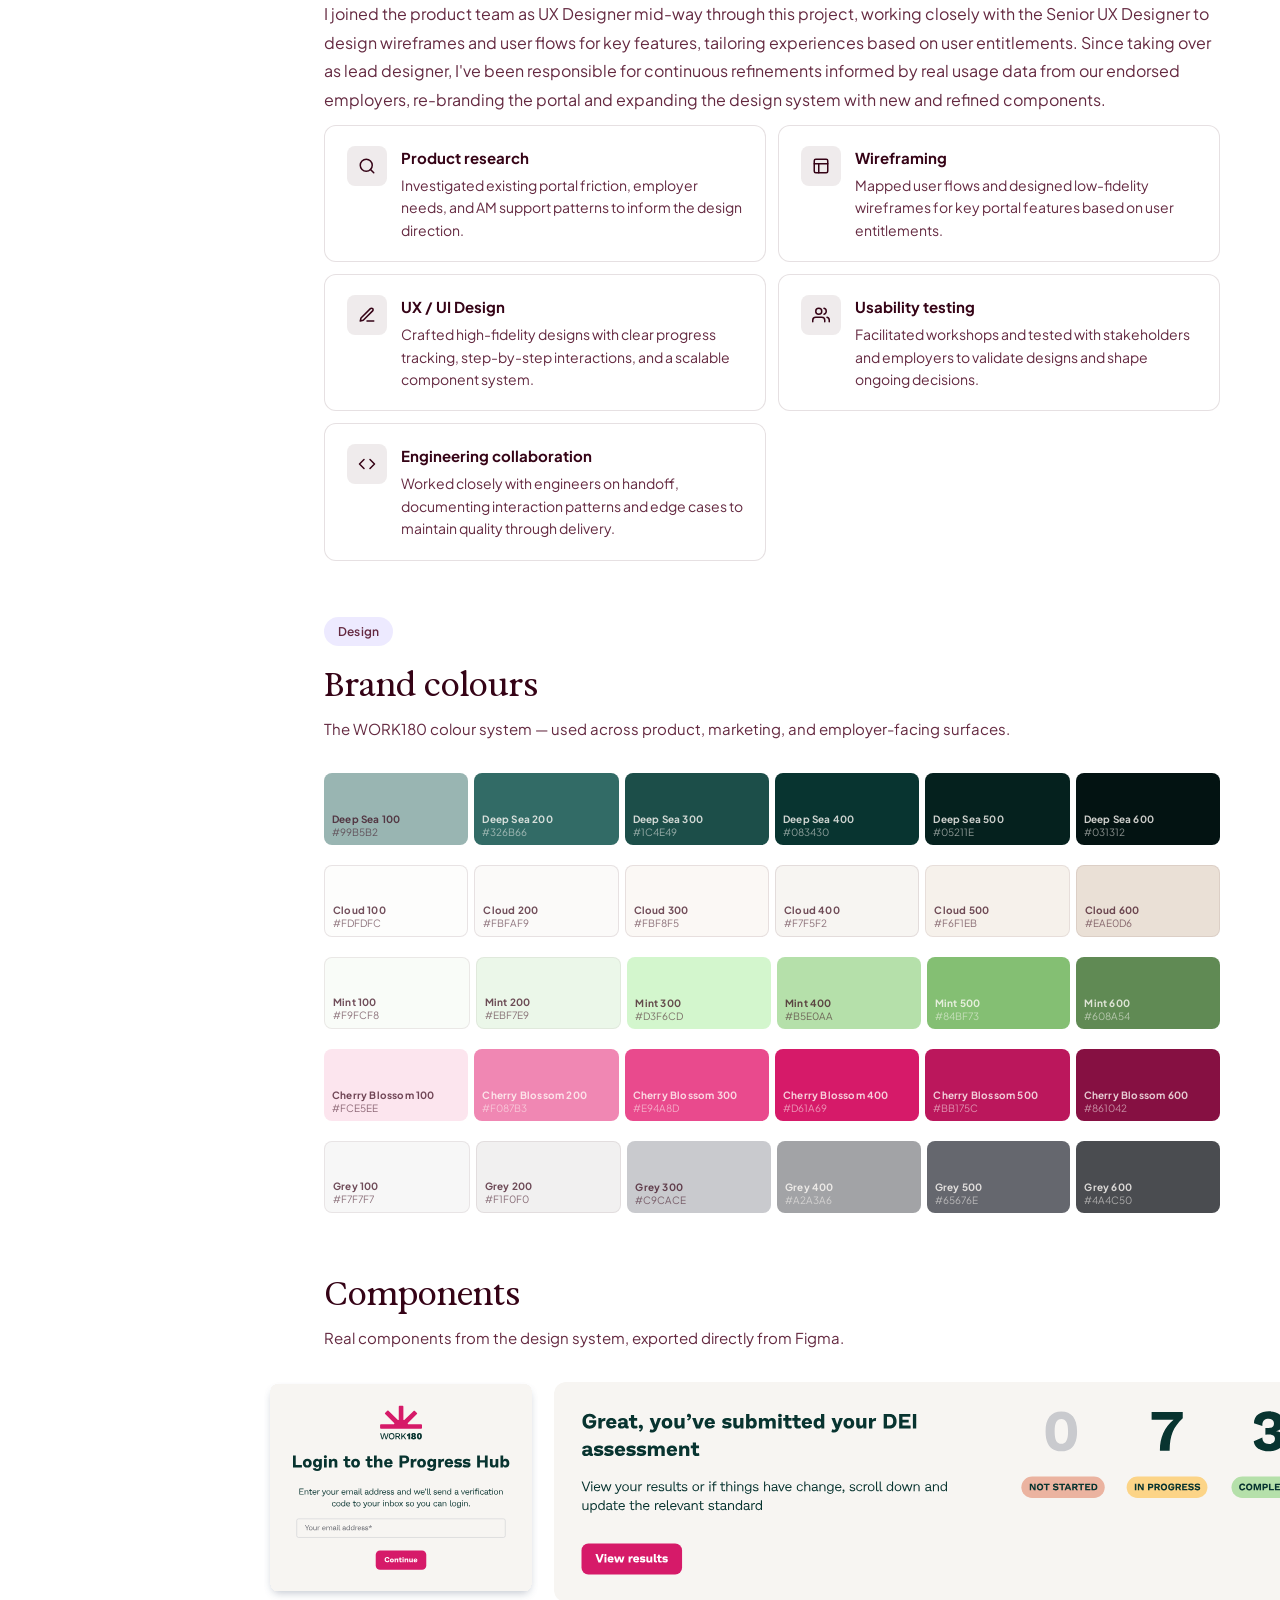
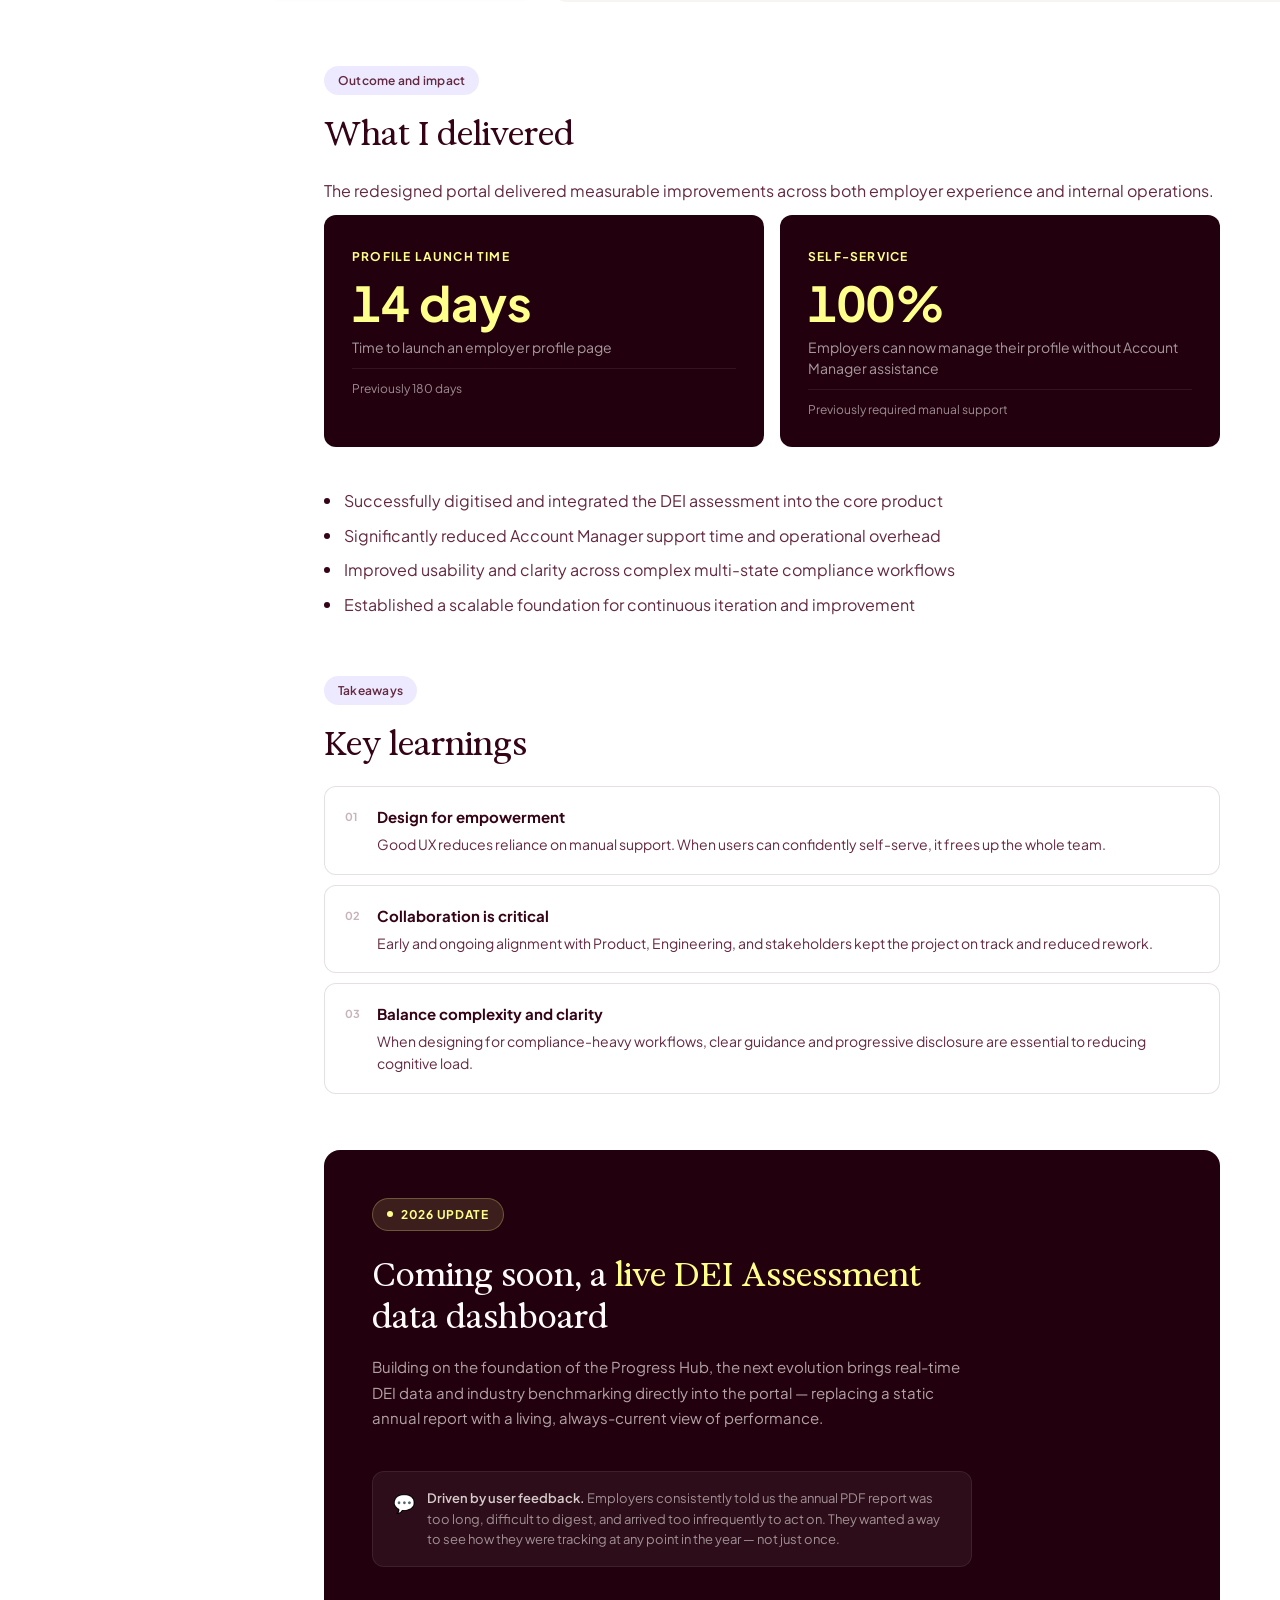
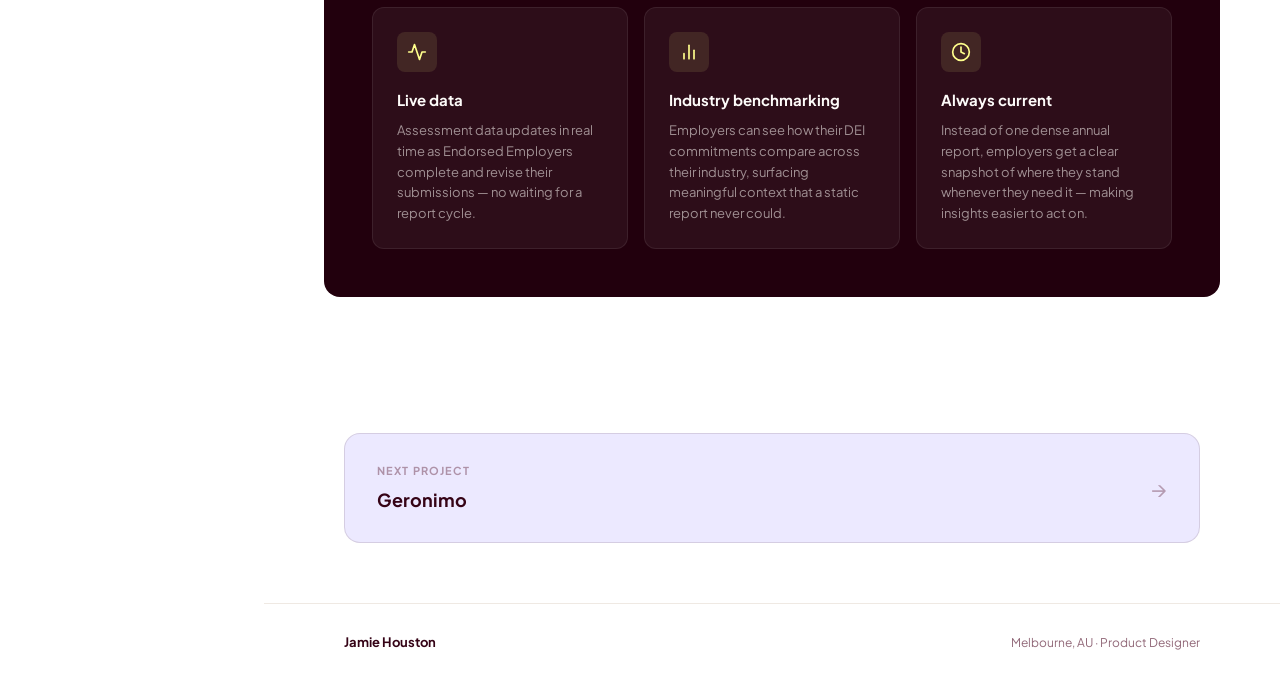
<file: project-w180-progress-hub.html>
<!DOCTYPE html>
<html lang="en">
<head>
  <meta charset="UTF-8">
  <meta name="viewport" content="width=device-width, initial-scale=1.0">
  <title>WORK180: Progress Hub — Jamie Houston</title>
  <link rel="icon" href="/favicon.svg" type="image/svg+xml">
  <link rel="apple-touch-icon" href="/apple-touch-icon.png">
  <style>
    @import url('https://fonts.googleapis.com/css2?family=Plus+Jakarta+Sans:ital,wght@0,400;0,500;0,600;0,700;1,400&display=swap');
    @font-face{font-family:'Exposure';src:url('ExposureTrialVAR.ttf') format('truetype-variations');font-weight:100 900;font-style:normal;font-display:swap;}@font-face{font-family:'Exposure';src:url('ExposureTrialVAR-Italic.ttf') format('truetype-variations');font-weight:100 900;font-style:italic;font-display:swap;}
    :root{--color-white-100:#ffffff;--color-egg-white-200:#fdfbf9;--color-egg-white-300:#efe9e3;--color-aubergine-100:#642940;--color-aubergine-200:#350316;--color-aubergine-300:#22000d;--color-lemon-100:#ffffda;--color-lemon-200:#ffff8c;--color-violet-100:#ece9ff;--color-violet-200:#c3baff;--font:'Plus Jakarta Sans',sans-serif;--sidebar-w:264px;--content-max:800px;--radius-sm:8px;--radius-md:12px;--radius-lg:16px;}
    *,*::before,*::after{box-sizing:border-box;margin:0;padding:0;}
    html{scroll-behavior:smooth;}
    body{font-family:var(--font);background:var(--color-white-100);color:var(--color-aubergine-200);line-height:1.6;-webkit-font-smoothing:antialiased;}
    a{color:inherit;}ul{list-style:none;}
    .layout{display:flex;min-height:100vh;}
    .main{margin-left:var(--sidebar-w);flex:1;padding:0;max-width:calc(100% - var(--sidebar-w));}
    .sidebar{width:var(--sidebar-w);background:var(--color-aubergine-300);position:fixed;top:0;left:0;height:100vh;display:flex;flex-direction:column;padding:32px 20px;overflow-y:auto;z-index:10;}
    .sidebar-identity{display:flex;align-items:center;gap:12px;margin-bottom:32px;padding:0 4px;text-decoration:none;}
    .avatar{width:42px;height:42px;border-radius:50%;flex-shrink:0;overflow:hidden;object-fit:cover;display:block;}
    .sidebar-name{color:var(--color-egg-white-200);font-weight:700;font-size:14px;line-height:1.2;}
    .sidebar-role{color:rgba(255,251,247,0.55);font-size:16px;font-family:'Plus Jakarta Sans',sans-serif;margin-top:2px;}
    .available-badge{display:flex;align-items:center;gap:6px;background:rgba(255,255,139,0.08);border:1px solid rgba(255,255,139,0.18);border-radius:var(--radius-sm);padding:7px 10px;margin-bottom:20px;font-size:12px;color:var(--color-lemon-200);font-weight:500;}
    .available-dot{width:6px;height:6px;background:var(--color-lemon-200);border-radius:50%;flex-shrink:0;animation:pulse 2.2s ease-in-out infinite;}
    @keyframes pulse{0%,100%{opacity:1;}50%{opacity:0.35;}}
    .sidebar-nav{display:flex;flex-direction:column;gap:2px;flex:1;}
    .nav-label{color:rgba(255,251,247,0.5);font-size:10px;font-weight:700;text-transform:uppercase;letter-spacing:0.1em;padding:0 10px;margin-top:20px;margin-bottom:4px;}
    .nav-link{display:flex;align-items:center;gap:10px;padding:9px 10px;border-radius:var(--radius-sm);color:rgba(255,251,247,0.5);text-decoration:none;font-size:14px;font-weight:500;transition:background 0.14s ease,color 0.14s ease;}
    .nav-link svg{flex-shrink:0;opacity:0.6;transition:opacity 0.14s;}
    .nav-link:hover{background:rgba(255,255,255,0.06);color:var(--color-egg-white-200);}
    .nav-link:hover svg{opacity:1;}
    .nav-link.active{background:rgba(255,255,139,0.1);color:var(--color-lemon-200);}
    .nav-link.active svg{opacity:1;}
    .sidebar-footer{margin-top:auto;padding-top:18px;border-top:1px solid rgba(255,255,255,0.06);display:flex;flex-direction:column;gap:6px;}
    .share-btn{display:flex;align-items:center;gap:8px;width:100%;background:rgba(255,255,255,0.06);border:1px solid rgba(255,255,255,0.1);border-radius:var(--radius-sm);padding:9px 12px;color:rgba(255,251,247,0.5);font-family:var(--font);font-size:13px;font-weight:500;cursor:pointer;transition:background 0.14s,color 0.14s;}
    .share-btn:hover{background:rgba(255,255,255,0.1);color:var(--color-egg-white-200);}
    .theme-toggle{width:36px;height:36px;border-radius:50%;background:rgba(255,255,255,0.06);border:1px solid rgba(255,255,255,0.1);color:rgba(255,251,247,0.5);display:flex;align-items:center;justify-content:center;cursor:pointer;transition:background 0.14s,color 0.14s;margin-bottom:10px;flex-shrink:0;}
    .theme-toggle:hover{background:rgba(255,255,255,0.12);color:var(--color-egg-white-200);}
    html:not(.dark) .sidebar{background:var(--color-egg-white-200);border-right:1px solid rgba(53,3,22,0.07);}
    html:not(.dark) .sidebar-name{color:#350316;}
    .sidebar-logo{height:24px;width:auto;display:block;}
    .mobile-topbar-logo{height:25px;width:auto;display:block;}
    html.dark .sidebar-logo,html.dark .mobile-topbar-logo{filter:brightness(0) invert(1);}html:not(.dark) .sidebar-role{color:rgba(53,3,22,0.6);}
    html:not(.dark) .available-badge{background:rgba(53,3,22,0.04);border-color:rgba(53,3,22,0.1);color:#350316;}
    html:not(.dark) .available-dot{background:#350316;}html:not(.dark) .nav-label{color:rgba(53,3,22,0.6);}
    html:not(.dark) .nav-link{color:rgba(53,3,22,0.65);}html:not(.dark) .nav-link svg{opacity:0.45;}
    html:not(.dark) .nav-link:hover{background:rgba(53,3,22,0.05);color:#350316;}
    html:not(.dark) .nav-link:hover svg,html:not(.dark) .nav-link.active svg{opacity:1;}
    html:not(.dark) .nav-link.active{background:var(--color-lemon-200);color:#350316;}
    html:not(.dark) .sidebar-footer{border-top-color:rgba(53,3,22,0.07);}
    html:not(.dark) .share-btn{background:rgba(53,3,22,0.05);border-color:rgba(53,3,22,0.1);color:rgba(53,3,22,0.45);}
    html:not(.dark) .share-btn:hover{background:rgba(53,3,22,0.08);color:#350316;}
    html:not(.dark) .theme-toggle{background:rgba(53,3,22,0.05);border-color:rgba(53,3,22,0.1);color:rgba(53,3,22,0.45);}
    html.dark .sidebar{background:#350316;border-right:1px solid rgba(255,255,255,0.05);}
    html.dark body{background:var(--color-aubergine-300);color:var(--color-egg-white-200);}
    html.dark h2,html.dark h3{color:var(--color-egg-white-200);}
    html.dark .cs-section h2,html.dark .cs-section h3{color:var(--color-egg-white-200);}
    html.dark .cs-section p,html.dark .cs-section li{color:rgba(255,251,247,0.75);}
    html.dark .cs-body p{color:rgba(255,251,247,0.75);}
    html.dark .cs-callout{background:var(--color-aubergine-200);border-left-color:var(--color-lemon-200);}
    html.dark .cs-callout p{color:rgba(255,251,247,0.8);}
    html.dark .cs-image-placeholder{background:var(--color-aubergine-200);}
    html.dark .cs-next{background:var(--color-aubergine-200);border-color:rgba(255,255,255,0.08);}
    html.dark .cs-next-label{color:rgba(255,251,247,0.55);}html.dark .cs-next-title{color:var(--color-egg-white-200);}
    html.dark .cs-back{color:rgba(255,251,247,0.5);}html.dark .cs-back:hover{color:var(--color-egg-white-200);}
    html.dark .site-footer{border-top-color:rgba(255,255,255,0.08);}
    html.dark .footer-name{color:var(--color-egg-white-200);}html.dark .footer-meta{color:rgba(255,251,247,0.55);}
    html.dark .cs-tag{background:rgba(195,186,255,0.18);color:var(--color-egg-white-200);}
    html.dark .outcome-card{background:var(--color-aubergine-200);}
    html.dark .outcome-value{color:var(--color-lemon-200);}html.dark .outcome-label{color:rgba(255,251,247,0.55);}
    html.dark .nda-banner{background:var(--color-aubergine-200);border-color:rgba(255,255,255,0.1);}
    html.dark .nda-banner p{color:rgba(255,251,247,0.6);}
    html.dark .section-pill{background:rgba(195,186,255,0.18);color:var(--color-egg-white-200);}
    html.dark .cs-hero-chip{background:rgba(255,255,255,0.07);color:rgba(255,251,247,0.65);}
    html.dark .cs-hero-chip strong{color:var(--color-egg-white-200);}
    html.dark .cs-hero-wrap{background:var(--color-aubergine-300);}
    html.dark .cs-hero-wrap::before{background:radial-gradient(ellipse at 75% 40%,rgba(144,129,241,0.2) 0%,transparent 65%);}
    html.dark .cs-hero-eyebrow{color:rgba(255,251,247,0.4);}
    html.dark .cs-hero-split .cs-tag{background:rgba(195,186,255,0.15);color:var(--color-egg-white-200);}
    html.dark .cs-hero-split .cs-title{color:var(--color-egg-white-200);}
    html.dark .cs-hero-split .cs-subtitle{color:rgba(255,251,247,0.65);}
    html.dark .challenge-item{background:var(--color-aubergine-200);border-color:rgba(255,255,255,0.07);}
    html.dark .challenge-item h3{color:var(--color-egg-white-200);}
    html.dark .challenge-item p{color:rgba(255,251,247,0.65);}
    html.dark .process-card{background:var(--color-aubergine-200);border-color:rgba(255,255,255,0.07);}
    html.dark .process-card-title{color:var(--color-egg-white-200);}
    html.dark .process-card-body{color:rgba(255,251,247,0.6);}
    html.dark .process-icon{color:rgba(195,186,255,0.8);}
    .cs-topbar{padding:28px 60px 0;}
    .cs-back{display:inline-flex;align-items:center;gap:6px;font-size:13px;font-weight:600;color:var(--color-aubergine-100);text-decoration:none;opacity:0.6;transition:opacity 0.14s,color 0.14s;}
    .cs-back:hover{opacity:1;color:var(--color-aubergine-200);}
    .cs-hero{padding:40px 60px 0;}
    .cs-hero-cover{width:100%;aspect-ratio:16/7;border-radius:var(--radius-lg);background-size:cover;background-position:center;margin-bottom:40px;}
    .cs-tags{display:flex;gap:8px;flex-wrap:wrap;margin-bottom:16px;}
    .cs-tag{display:inline-block;background:var(--color-violet-100);color:var(--color-aubergine-200);font-size:12px;font-weight:600;padding:4px 12px;border-radius:100px;}
    .cs-title{font-size:40px;font-weight:700;line-height:1.2;color:var(--color-aubergine-200);margin-bottom:16px;font-family:'Exposure',sans-serif;}
    .cs-subtitle{font-size:17px;color:var(--color-aubergine-100);line-height:1.7;}
    
    
    
    
    
    .cs-body{padding:0 60px 80px;}
    .nda-banner{background:var(--color-violet-100);border:1px solid rgba(53,3,22,0.1);border-radius:var(--radius-md);padding:20px 24px;margin-bottom:56px;display:flex;align-items:flex-start;gap:12px;}
    .nda-banner svg{flex-shrink:0;margin-top:2px;opacity:0.5;}
    .nda-banner p{font-size:14px;color:var(--color-aubergine-100);line-height:1.6;}
    .cs-section{margin-bottom:56px;}
    .section-pill{display:inline-block;background:rgba(195,186,255,0.3);color:var(--color-aubergine-100);font-size:12px;font-weight:600;padding:5px 14px;border-radius:100px;margin-bottom:14px;letter-spacing:0.02em;}
    .cs-section h2{font-size:32px;font-family:'Exposure',sans-serif;font-weight:700;color:var(--color-aubergine-200);margin-bottom:16px;}
    .cs-section h3{font-size:24px;font-family:'Exposure',sans-serif;font-weight:700;color:var(--color-aubergine-200);margin-bottom:10px;}
    .cs-section p{font-size:16px;color:var(--color-aubergine-100);line-height:1.8;margin-bottom:16px;}
    .cs-section p:last-child{margin-bottom:0;}
    .cs-section ul{margin-bottom:16px;padding-left:0;}
    .cs-section ul li{font-size:16px;color:var(--color-aubergine-100);line-height:1.8;padding-left:20px;position:relative;margin-bottom:6px;}
    .cs-section ul li::before{content:'';position:absolute;left:0;top:11px;width:6px;height:6px;background:var(--color-aubergine-200);border-radius:50%;}
    .cs-image{width:100%;border-radius:var(--radius-md);overflow:hidden;margin-bottom:56px;}
    .cs-image-placeholder{background:var(--color-violet-100);border-radius:var(--radius-md);display:flex;align-items:center;justify-content:center;color:var(--color-aubergine-100);font-size:13px;font-weight:600;opacity:0.4;letter-spacing:0.04em;}
    .cs-callout{background:var(--color-violet-100);border-left:3px solid var(--color-aubergine-200);border-radius:0 var(--radius-sm) var(--radius-sm) 0;padding:20px 24px;margin-bottom:56px;}
    .cs-callout p{font-size:16px;font-weight:600;color:var(--color-aubergine-200);line-height:1.65;margin:0;}
    .cs-next-wrap{padding:0 60px 60px;}
    @keyframes cs-next-jump{0%{transform:translateY(0);}35%{transform:translateY(-10px);}55%{transform:translateY(-5px);}75%{transform:translateY(-8px);}100%{transform:translateY(-6px);}}
    .cs-next{display:flex;align-items:center;justify-content:space-between;background:var(--color-violet-100);border:1px solid rgba(53,3,22,0.12);border-radius:var(--radius-lg);padding:28px 32px;text-decoration:none;color:inherit;}
    .cs-next:hover{animation:cs-next-jump 0.45s ease forwards;}
    .cs-next-label{font-size:11px;font-weight:700;text-transform:uppercase;letter-spacing:0.1em;color:var(--color-aubergine-100);opacity:0.45;margin-bottom:6px;}
    .cs-next-title{font-size:18px;font-weight:700;color:var(--color-aubergine-200);}
    .cs-next-arrow{font-size:22px;color:var(--color-aubergine-100);opacity:0.4;}
    .site-footer{border-top:1px solid var(--color-egg-white-300);padding:28px 60px;display:flex;align-items:center;justify-content:space-between;}
    .footer-name{font-size:13px;font-weight:700;color:var(--color-aubergine-200);}
    .footer-meta{font-size:12px;color:rgba(100,41,64,0.7);}
    @media(max-width:768px){
      .mobile-topbar{display:flex;}
      .sidebar{transform:translateX(-100%);width:280px;height:100vh;top:0;left:0;flex-direction:column;padding:32px 20px;overflow-y:auto;padding-top:72px;z-index:30;}
      .sidebar.open{transform:translateX(0);}.sidebar .sidebar-identity{display:none;}
      .mobile-overlay.open{display:block;}
      .main{margin-left:0;max-width:100%;padding-top:76px;}
      .cs-topbar,.cs-hero,.cs-body,.cs-next-wrap,.site-footer{padding-left:20px;padding-right:20px;}
      .cs-title{font-size:26px;}
    }
    @media(min-width:1280px){.cs-topbar,.cs-hero,.cs-next-wrap,.site-footer{padding-left:80px;padding-right:80px;}}
    .sidebar{transition:transform 0.3s ease;}
    @media(min-width:769px){.mobile-topbar{display:none;}}
    .mobile-topbar{position:fixed;top:0;left:0;right:0;z-index:35;height:56px;padding:0 20px;align-items:center;justify-content:space-between;background:var(--color-egg-white-200);border-bottom:1px solid var(--color-egg-white-300);}
    .mobile-topbar-name{font-size:14px;font-weight:700;color:var(--color-aubergine-200);}
    .mobile-topbar-actions{display:flex;align-items:center;gap:8px;}
    .mobile-topbar-actions .theme-toggle{margin-bottom:0;}
    .hamburger-btn{width:36px;height:36px;border-radius:var(--radius-sm);background:transparent;border:1px solid rgba(53,3,22,0.15);color:var(--color-aubergine-200);display:flex;align-items:center;justify-content:center;cursor:pointer;transition:background 0.14s;}
    .hamburger-btn:hover{background:rgba(53,3,22,0.06);}
    .mobile-overlay{display:none;position:fixed;inset:0;background:rgba(34,0,13,0.45);z-index:25;}
    html.dark .mobile-topbar{background:var(--color-aubergine-300);border-bottom-color:rgba(255,255,255,0.07);}
    html.dark .mobile-topbar-name{color:var(--color-egg-white-200);}
    html.dark .hamburger-btn{border-color:rgba(255,255,255,0.15);color:var(--color-egg-white-200);}
    html.dark .hamburger-btn:hover{background:rgba(255,255,255,0.08);}
    /* Process grid */
    .challenge-grid{display:grid;grid-template-columns:1fr 1fr;gap:12px;margin-top:24px;margin-bottom:8px;}
    .challenge-item{background:var(--color-white-100);border:1px solid rgba(53,3,22,0.12);border-radius:var(--radius-md);padding:20px 22px;display:flex;align-items:flex-start;gap:14px;}
    .challenge-icon{width:36px;height:36px;background:var(--color-violet-100);border-radius:var(--radius-sm);display:flex;align-items:center;justify-content:center;flex-shrink:0;color:var(--color-aubergine-200);}
    .challenge-item-title{font-size:15px;font-weight:700;color:var(--color-aubergine-200);margin-bottom:4px;}
    .challenge-item-desc{font-size:14px;color:var(--color-aubergine-100);line-height:1.6;}
    html.dark .challenge-item{background:var(--color-aubergine-200);border-color:rgba(255,255,255,0.08);}
    html.dark .challenge-icon{background:rgba(195,186,255,0.12);color:var(--color-violet-200);}
    html.dark .challenge-item-title{color:var(--color-egg-white-200);}
    html.dark .challenge-item-desc{color:rgba(255,251,247,0.65);}
    @media(max-width:600px){.challenge-grid{grid-template-columns:1fr;}}
    .process-grid{display:grid;grid-template-columns:1fr 1fr;gap:12px;margin-top:10px;margin-bottom:56px;}
    .process-card{background:var(--color-white-100);border:1px solid rgba(53,3,22,0.12);border-radius:var(--radius-md);padding:20px 22px;display:flex;align-items:flex-start;gap:14px;}
    .process-icon{width:40px;height:40px;border-radius:var(--radius-sm);background:rgba(53,3,22,0.08);display:flex;align-items:center;justify-content:center;flex-shrink:0;color:var(--color-aubergine-200);}
    .process-card-title{font-size:15px;font-weight:700;color:var(--color-aubergine-200);margin-bottom:4px;}
    .process-card-desc{font-size:14px;color:var(--color-aubergine-100);line-height:1.6;}
    html.dark .process-card{background:var(--color-aubergine-200);border-color:rgba(255,255,255,0.08);}
    html.dark .process-icon{background:rgba(255,255,255,0.08);color:var(--color-egg-white-200);}
    html.dark .process-card-title{color:var(--color-egg-white-200);}
    html.dark .process-card-desc{color:rgba(255,251,247,0.6);}
    /* Outcome cards */
    .cs-outcomes-grid{display:grid;grid-template-columns:repeat(2,1fr);gap:16px;margin-top:10px;margin-bottom:40px;}
    .outcome-card{background:var(--color-aubergine-300);border-radius:var(--radius-md);padding:32px 28px 28px;display:flex;flex-direction:column;}
    .outcome-trend{font-size:12px;font-weight:700;color:var(--color-lemon-200);text-transform:uppercase;letter-spacing:0.1em;margin-bottom:12px;}
    .outcome-value{font-size:48px;font-weight:700;color:var(--color-lemon-200);line-height:1;margin-bottom:10px;font-variant-numeric:tabular-nums;}
    .outcome-label{font-size:14px;color:rgba(255,255,255,0.6);line-height:1.5;}
    .outcome-before{font-size:12px;color:rgba(255,255,255,0.55);margin-top:10px;padding-top:10px;border-top:1px solid rgba(255,255,255,0.08);}
    /* Takeaways */
    .takeaway-grid{display:grid;grid-template-columns:1fr;gap:10px;margin-top:16px;}
    .takeaway-item{display:flex;align-items:flex-start;gap:14px;padding:18px 20px;background:var(--color-white-100);border:1px solid rgba(53,3,22,0.12);border-radius:var(--radius-md);}
    .takeaway-num{font-size:11px;font-weight:700;color:var(--color-aubergine-100);opacity:0.35;min-width:18px;padding-top:3px;}
    .takeaway-content h4{font-size:15px;font-weight:700;color:var(--color-aubergine-200);margin-bottom:4px;}
    .takeaway-content p{font-size:14px;color:var(--color-aubergine-100);line-height:1.6;margin:0;}
    html.dark .takeaway-item{background:var(--color-aubergine-200);border-color:rgba(255,255,255,0.08);}
    html.dark .takeaway-content h4{color:var(--color-egg-white-200);}
    html.dark .takeaway-content p{color:rgba(255,251,247,0.6);}
    @media(max-width:640px){.process-grid{grid-template-columns:1fr;}.cs-outcomes-grid{grid-template-columns:1fr;}}
    /* 2026 Update section */
    .update-section{background:var(--color-aubergine-300);border-radius:var(--radius-lg);padding:48px 48px;margin-bottom:56px;margin-top:0;}
    .update-badge{display:inline-flex;align-items:center;gap:8px;background:rgba(255,255,139,0.12);border:1px solid rgba(255,255,139,0.25);border-radius:100px;padding:6px 14px;margin-bottom:24px;}
    .update-badge-dot{width:6px;height:6px;border-radius:50%;background:var(--color-lemon-200);flex-shrink:0;}
    .update-badge-text{font-size:12px;font-weight:700;color:var(--color-lemon-200);letter-spacing:0.06em;text-transform:uppercase;}
    .update-heading{font-size:32px;font-family:'Exposure',sans-serif;font-weight:700;color:var(--color-egg-white-200);line-height:1.3;margin-bottom:16px;max-width:560px;}
    .update-heading span{color:var(--color-lemon-200);}
    .update-desc{font-size:15px;color:rgba(255,251,247,0.65);line-height:1.7;max-width:600px;margin-bottom:40px;}
    .update-feedback{display:inline-flex;align-items:flex-start;gap:12px;background:rgba(255,255,255,0.05);border:1px solid rgba(255,255,255,0.08);border-radius:var(--radius-md);padding:16px 20px;margin-bottom:40px;max-width:600px;}
    .update-feedback-icon{font-size:18px;flex-shrink:0;margin-top:1px;}
    .update-feedback-text{font-size:13px;color:rgba(255,251,247,0.55);line-height:1.6;}
    .update-feedback-text strong{color:rgba(255,251,247,0.8);font-weight:600;}
    .update-cards{display:grid;grid-template-columns:repeat(3,1fr);gap:16px;}
    .update-card{background:rgba(255,255,255,0.05);border:1px solid rgba(255,255,255,0.08);border-radius:var(--radius-md);padding:24px;}
    .update-card-icon{width:40px;height:40px;border-radius:var(--radius-sm);background:rgba(255,255,139,0.1);display:flex;align-items:center;justify-content:center;margin-bottom:16px;color:var(--color-lemon-200);}
    .update-card h4{font-size:15px;font-weight:700;color:var(--color-egg-white-200);margin-bottom:8px;}
    .update-card p{font-size:13px;color:rgba(255,251,247,0.55);line-height:1.6;margin:0;}
    @media(max-width:768px){.update-section{padding:32px 24px;}.update-cards{grid-template-columns:1fr;}}
    /* Component slider */
    .cs-slider-section{margin-bottom:56px;}
    .cs-slider-header{margin-bottom:24px;}
    .cs-slider-header h2{font-size:32px;font-family:'Exposure',sans-serif;font-weight:700;color:var(--color-aubergine-200);margin-bottom:6px;}
    .cs-slider-header p{font-size:15px;color:var(--color-aubergine-100);line-height:1.6;}
    .cs-slider-wrap{overflow:hidden;margin-left:-60px;margin-right:-60px;position:relative;}
    @keyframes cs-slide{0%{transform:translateX(0);}100%{transform:translateX(-50%);}}
    .cs-slider-track{display:flex;gap:16px;width:max-content;padding:8px 0;animation:cs-slide 60s linear infinite;}
    .cs-slider-track img{height:220px;width:auto;border-radius:var(--radius-md);display:block;flex-shrink:0;}
    html.dark .cs-slider-header h2{color:var(--color-egg-white-200);}
    html.dark .cs-slider-header p{color:rgba(255,251,247,0.6);}
    @media(max-width:768px){.cs-slider-wrap{margin-left:-20px;margin-right:-20px;}}
    /* Brand colours */
    .w180-brand-colours{margin-bottom:56px;}
    .w180-brand-colours h2{font-size:32px;font-family:'Exposure',sans-serif;font-weight:700;color:var(--color-aubergine-200);margin-bottom:6px;}
    .w180-brand-colours>p{font-size:15px;color:var(--color-aubergine-100);line-height:1.6;margin-bottom:32px;}
    .brand-palette-grid{display:flex;flex-direction:column;gap:20px;}
    .brand-swatch-group{}
    .brand-swatch-label{font-size:12px;font-weight:700;color:var(--color-aubergine-100);letter-spacing:0.06em;text-transform:uppercase;margin-bottom:8px;}
    .brand-swatch-row{display:flex;gap:6px;flex-wrap:wrap;}
    .brand-swatch{flex:1;min-width:56px;height:72px;border-radius:8px;display:flex;flex-direction:column;justify-content:flex-end;padding:6px 8px;position:relative;}
    .brand-swatch--wide{flex:0 0 calc(25% - 6px);min-width:80px;}
    .swatch-shade{font-size:10px;font-weight:700;color:rgba(53,3,22,0.7);line-height:1.3;letter-spacing:0.02em;}
    .swatch-hex{font-size:10px;font-weight:400;color:rgba(53,3,22,0.55);line-height:1.3;}
    .swatch-shade.light{color:rgba(255,251,247,0.8);}
    .swatch-hex.light{color:rgba(255,251,247,0.55);}
    html.dark .w180-brand-colours h2{color:var(--color-egg-white-200);}
    html.dark .w180-brand-colours>p{color:rgba(255,251,247,0.6);}
    html.dark .brand-swatch-label{color:rgba(255,251,247,0.5);}
    @media(max-width:600px){.brand-swatch{min-width:44px;height:60px;}.brand-swatch--wide{flex:0 0 calc(50% - 6px);}}
    /* Overview split */
    .cs-overview-split{display:grid;grid-template-columns:1fr 1fr;gap:48px;align-items:center;margin-bottom:56px;}
    .cs-overview-text h2{font-size:32px;font-family:'Exposure',sans-serif;font-weight:700;color:var(--color-aubergine-200);margin-bottom:16px;}
    .cs-overview-text p{font-size:16px;color:var(--color-aubergine-100);line-height:1.8;margin-bottom:16px;}
    .cs-overview-text p:last-child{margin-bottom:0;}
    .cs-visual-stage{position:relative;height:440px;padding:20px;}
    .cs-visual-card{position:absolute;border-radius:var(--radius-md);overflow:hidden;}
    .cs-visual-card img{width:100%;display:block;}
    @keyframes ph-float-1{0%,100%{transform:translateY(0px) rotate(1.5deg);}50%{transform:translateY(-10px) rotate(1.5deg);}}
    @keyframes ph-float-2{0%,100%{transform:translateY(0px) rotate(-2deg);}50%{transform:translateY(-10px) rotate(-2deg);}}
    @keyframes ph-float-3{0%,100%{transform:translateY(0px) rotate(2.5deg);}50%{transform:translateY(-10px) rotate(2.5deg);}}
    .cs-visual-card--1{top:20px;right:20px;width:70%;z-index:1;animation:ph-float-1 5s ease-in-out infinite;}
    .cs-visual-card--2{bottom:20px;left:20px;width:55%;z-index:3;animation:ph-float-2 5s ease-in-out infinite;animation-delay:1s;}
    .cs-visual-card--3{bottom:90px;right:20px;width:48%;z-index:2;animation:ph-float-3 5s ease-in-out infinite;animation-delay:2s;}
    html.dark .cs-visual-stage{background:var(--color-aubergine-200);}
    html.dark .cs-overview-text h2{color:var(--color-egg-white-200);}
    html.dark .cs-overview-text p{color:rgba(255,251,247,0.75);}
    @media(max-width:900px){.cs-overview-split{grid-template-columns:1fr;}.cs-visual-stage{height:360px;}}
    /* Intro block */
    .cs-intro-block{display:grid;grid-template-columns:1fr 220px;gap:40px;padding:0 60px 48px;align-items:start;}
    .cs-subtitle{font-size:17px;color:var(--color-aubergine-100);line-height:1.7;}
    .cs-meta-card{background:var(--color-aubergine-200);border-radius:var(--radius-lg);padding:24px;display:flex;flex-direction:column;gap:18px;}
    .cs-meta-item{display:flex;flex-direction:column;gap:6px;}
    .cs-meta-label{font-size:11px;font-weight:700;text-transform:uppercase;letter-spacing:0.08em;color:rgba(255,251,247,0.45);}
    .cs-meta-pill{display:inline-flex;background:rgba(255,255,255,0.1);border-radius:100px;padding:5px 12px;font-size:13px;font-weight:600;color:var(--color-egg-white-200);width:fit-content;}
    html.dark .cs-meta-card{background:rgba(255,255,255,0.06);border:1px solid rgba(255,255,255,0.08);}
    html.dark .cs-meta-label{color:rgba(255,251,247,0.45);}
    html.dark .cs-meta-pill{background:rgba(255,255,255,0.08);color:var(--color-egg-white-200);}
    @media(max-width:768px){.cs-intro-block{grid-template-columns:1fr;padding:0 20px 32px;}}
    /* Split hero */
    .cs-hero-wrap{background:var(--color-egg-white-300);position:relative;overflow:hidden;margin-bottom:56px;}
    .cs-hero-wrap::before{content:'';position:absolute;inset:0;background:radial-gradient(ellipse at 75% 40%,rgba(195,186,255,0.2) 0%,transparent 65%);pointer-events:none;z-index:0;}
    .cs-hero-wrap .cs-topbar{background:transparent;position:relative;z-index:1;}
    .cs-hero-wrap .cs-back{color:var(--color-aubergine-100);}
    .cs-hero-split{background:transparent;padding:0 60px 48px;display:grid;grid-template-columns:1fr 1fr;gap:48px;align-items:center;min-height:520px;position:relative;margin-bottom:0;}
    .cs-hero-split::before{display:none;}
    .cs-hero-left{position:relative;z-index:1;}
    .cs-hero-eyebrow{font-size:11px;font-weight:700;text-transform:uppercase;letter-spacing:0.12em;color:var(--color-aubergine-100);opacity:0.55;margin-bottom:18px;}
    .cs-hero-split .cs-tags{margin-bottom:22px;}
    .cs-hero-split .cs-tag{background:rgba(53,3,22,0.1);color:var(--color-aubergine-200);}
    .cs-hero-split .cs-title{font-size:40px;font-family:'Exposure',sans-serif;color:var(--color-aubergine-200);margin-bottom:18px;letter-spacing:-1px;line-height:1.1;}
    .cs-hero-split .cs-subtitle{color:var(--color-aubergine-100);margin-bottom:32px;font-size:16px;line-height:1.7;}
    .cs-hero-chips{display:flex;flex-wrap:wrap;gap:8px;}
    .cs-hero-chip{font-size:12px;font-weight:600;color:var(--color-aubergine-100);background:rgba(53,3,22,0.07);border-radius:100px;padding:5px 13px;display:inline-flex;align-items:center;gap:5px;}
    .cs-hero-chip strong{color:var(--color-aubergine-200);font-weight:600;}
    .cs-hero-right{position:relative;z-index:1;height:520px;}
    .cs-hero-right .cs-visual-stage{height:100%;background:transparent;padding:0;}
    .cs-hero-right .cs-visual-card--1{right:auto;left:0;}
    @media(max-width:900px){.cs-hero-split{grid-template-columns:1fr;min-height:auto;}.cs-hero-right{height:280px;}.cs-hero-split .cs-title{font-size:34px;}}
    @media(max-width:768px){.cs-hero-split{padding:40px 20px 40px;}}
    /* Animations */
    .anim{opacity:0;transform:translateY(22px);transition:opacity 0.55s cubic-bezier(0.22,1,0.36,1),transform 0.55s cubic-bezier(0.22,1,0.36,1);}
    .anim.revealed{opacity:1;transform:translateY(0);}
    .anim-scale{opacity:0;transform:scale(0.97);transition:opacity 0.65s ease,transform 0.65s ease;}
    .anim-scale.revealed{opacity:1;transform:scale(1);}
    @media(prefers-reduced-motion:reduce){.anim,.anim-scale{transition:none!important;opacity:1!important;transform:none!important;}}
    /* Password gate */
    .gate-overlay{position:fixed;inset:0;z-index:2000;background:var(--color-egg-white-200);display:flex;align-items:center;justify-content:center;padding:20px;transition:opacity 0.3s ease;}
    .gate-overlay.gate-hidden{opacity:0;pointer-events:none;}
    html.dark .gate-overlay{background:var(--color-aubergine-300);}
    .gate-card{width:100%;max-width:380px;background:var(--color-white-100);border-radius:var(--radius-lg);padding:36px 32px;box-shadow:0 8px 40px rgba(53,3,22,0.12);text-align:center;}
    html.dark .gate-card{background:var(--color-aubergine-200);box-shadow:0 8px 40px rgba(0,0,0,0.35);}
    .gate-icon{width:44px;height:44px;border-radius:50%;background:var(--color-violet-100);color:var(--color-aubergine-200);display:flex;align-items:center;justify-content:center;margin:0 auto 18px;}
    html.dark .gate-icon{background:rgba(195,186,255,0.15);color:var(--color-egg-white-200);}
    .gate-title{font-size:18px;font-weight:700;color:var(--color-aubergine-200);margin-bottom:8px;}
    html.dark .gate-title{color:var(--color-egg-white-200);}
    .gate-subtitle{font-size:13px;color:var(--color-aubergine-100);line-height:1.55;margin-bottom:22px;}
    html.dark .gate-subtitle{color:rgba(255,251,247,0.6);}
    .gate-form{display:flex;flex-direction:column;gap:10px;}
    .gate-input{width:100%;font-family:var(--font);font-size:14px;padding:11px 14px;border-radius:var(--radius-sm);border:1px solid rgba(53,3,22,0.15);background:var(--color-egg-white-200);color:var(--color-aubergine-200);outline:none;transition:border-color 0.14s;}
    .gate-input:focus{border-color:var(--color-aubergine-100);}
    html.dark .gate-input{background:var(--color-aubergine-300);border-color:rgba(255,251,247,0.15);color:var(--color-egg-white-200);}
    .gate-submit{width:100%;font-family:var(--font);font-size:14px;font-weight:700;padding:11px 14px;border-radius:var(--radius-sm);border:none;background:var(--color-lemon-200);color:var(--color-aubergine-200);cursor:pointer;transition:opacity 0.14s;}
    .gate-submit:hover{opacity:0.85;}
    .gate-error{font-size:12px;color:#b3261e;min-height:16px;text-align:left;}
    html.dark .gate-error{color:#ff9b8f;}
    .gate-contact{margin-top:16px;font-size:12px;color:var(--color-aubergine-100);}
    html.dark .gate-contact{color:rgba(255,251,247,0.55);}
    .gate-contact a{color:var(--color-aubergine-200);font-weight:600;text-decoration:underline;}
    html.dark .gate-contact a{color:var(--color-egg-white-200);}
    .gate-card.shake{animation:gateShake 0.4s;}
    @keyframes gateShake{10%,90%{transform:translateX(-2px);}20%,80%{transform:translateX(4px);}30%,50%,70%{transform:translateX(-8px);}40%,60%{transform:translateX(8px);}}
  </style>
</head>
<body>
<div class="gate-overlay" id="gateOverlay">
  <div class="gate-card" id="gateCard">
    <div class="gate-icon"><svg width="18" height="18" viewBox="0 0 16 16" fill="currentColor"><path d="M11 7V5a3 3 0 00-6 0v2H4a1 1 0 00-1 1v6a1 1 0 001 1h8a1 1 0 001-1V8a1 1 0 00-1-1h-1zm-4-2a1 1 0 012 0v2H7V5zm1 6.5a1 1 0 110-2 1 1 0 010 2z"/></svg></div>
    <div class="gate-title">This case study is password protected</div>
    <div class="gate-subtitle">Enter the password to view the WORK180: Employer Portal case study.</div>
    <form class="gate-form" id="gateForm" autocomplete="off">
      <input class="gate-input" type="password" id="gateInput" placeholder="Password" autocomplete="off">
      <div class="gate-error" id="gateError"></div>
      <button class="gate-submit" type="submit">Unlock</button>
    </form>
    <div class="gate-contact">Don't have it? <a href="contact.html">Get in touch</a> and I'll happily share it.</div>
  </div>
</div>
<div class="scroll-progress" id="scrollProgress"></div>
<div class="layout">
  <!-- MOBILE TOP BAR -->
  <div class="mobile-topbar">
    <img src="images/jamie-houston-logo.svg?v=2" class="mobile-topbar-logo" alt="Jamie Houston">
    <div class="mobile-topbar-actions">
      <button class="theme-toggle" onclick="toggleTheme()" title="Toggle theme"></button>
      <button class="hamburger-btn" onclick="toggleMobileMenu()"><svg width="18" height="14" viewBox="0 0 18 14" fill="currentColor"><rect width="18" height="2" rx="1"/><rect y="6" width="18" height="2" rx="1"/><rect y="12" width="18" height="2" rx="1"/></svg></button>
    </div>
  </div>
  <div class="mobile-overlay" id="mobileOverlay" onclick="toggleMobileMenu()"></div>

  <aside class="sidebar">
    <a href="index.html" class="sidebar-identity"><div><img src="images/jamie-houston-logo.svg?v=2" class="sidebar-logo" alt="Jamie Houston"><div class="sidebar-role">Product Designer</div></div></a>
    <nav class="sidebar-nav">
      <span class="nav-label">Menu</span>
      <a href="index.html" class="nav-link"><svg width="15" height="15" viewBox="0 0 16 16" fill="currentColor"><path d="M8.354 1.146a.5.5 0 00-.708 0L1 7.793V14.5A.5.5 0 001.5 15h4a.5.5 0 00.5-.5v-3h4v3a.5.5 0 00.5.5h4a.5.5 0 00.5-.5V7.793L8.354 1.146z"/></svg><span>Home</span></a>
      <a href="work.html" class="nav-link active"><svg width="15" height="15" viewBox="0 0 16 16" fill="currentColor"><rect x="1" y="1" width="6" height="6" rx="1.5"/><rect x="9" y="1" width="6" height="6" rx="1.5"/><rect x="1" y="9" width="6" height="6" rx="1.5"/><rect x="9" y="9" width="6" height="6" rx="1.5"/></svg><span>Work</span></a>
      <a href="experience.html" class="nav-link"><svg width="15" height="15" viewBox="0 0 16 16" fill="currentColor"><path d="M6 1h4a1 1 0 011 1v1h2a1 1 0 011 1v10a1 1 0 01-1 1H3a1 1 0 01-1-1V4a1 1 0 011-1h2V2a1 1 0 011-1zm1 2h2V2H7v1zM4 5v8h8V5H4z"/></svg><span>Experience</span></a>
      <a href="about.html" class="nav-link"><svg width="15" height="15" viewBox="0 0 16 16" fill="currentColor"><path d="M8 8a3 3 0 100-6 3 3 0 000 6zm-5 6a5 5 0 1110 0H3z"/></svg><span>About</span></a>
      <a href="contact.html" class="nav-link"><svg width="15" height="15" viewBox="0 0 16 16" fill="currentColor"><path d="M1 3h14v1.5L8 9.5 1 4.5V3zm0 3l7 5 7-5V13H1V6z"/></svg><span>Contact</span></a>
    </nav>
    <div class="sidebar-footer">
      <button class="theme-toggle" id="themeToggle" onclick="toggleTheme()" title="Toggle light / dark mode"></button>
      <button class="share-btn" id="qiTrigger" onclick="toggleQI()">
        <svg width="13" height="13" viewBox="0 0 24 24" fill="none" stroke="currentColor" stroke-width="2" stroke-linecap="round" stroke-linejoin="round"><path d="M12 1a3 3 0 0 0-3 3v8a3 3 0 0 0 6 0V4a3 3 0 0 0-3-3z"/><path d="M19 10v2a7 7 0 0 1-14 0v-2"/><line x1="12" y1="19" x2="12" y2="23"/><line x1="8" y1="23" x2="16" y2="23"/></svg>
        Quick Interview
      </button>
      <button class="share-btn" onclick="sharePortfolio(this)"><svg width="13" height="13" viewBox="0 0 16 16" fill="currentColor"><path d="M11 2.5a2.5 2.5 0 115 0 2.5 2.5 0 01-5 0zm-8 5a2.5 2.5 0 115 0 2.5 2.5 0 01-5 0zm8 5a2.5 2.5 0 115 0 2.5 2.5 0 01-5 0zm-7.4-4.7l4.8 2.8m0-5.6L3.6 7.8"/></svg>Share portfolio</button>
    </div>
  </aside>
  <main class="main">
    <div class="cs-hero-wrap">
    <!-- Split hero -->
    <div class="cs-hero-split">
      <div class="cs-hero-left">
        <div class="cs-topbar" style="padding:28px 0 20px 0;"><a href="work.html" class="cs-back"><svg width="14" height="14" viewBox="0 0 16 16" fill="currentColor"><path d="M10 4l-4 4 4 4" stroke="currentColor" stroke-width="1.5" stroke-linecap="round" stroke-linejoin="round" fill="none"/></svg>Back to work</a></div>
        <div class="cs-hero-eyebrow">WORK180 · Product Designer · 2022–23</div>
        <h1 class="cs-title">WORK180:<br>Progress Hub</h1>
        <p class="cs-subtitle">An employer portal that empowers users to manage their profile data, complete the DEI Assessment, access the knowledge base, and use product features like the gender bias analyser.</p>
        <div class="cs-tags">
          <span class="cs-tag">Product research</span>
          <span class="cs-tag">Wireframing</span>
          <span class="cs-tag">UX UI Design</span>
          <span class="cs-tag">Usability testing</span>
          <span class="cs-tag">Collaboration with engineers</span>
        </div>
      </div>
      <div class="cs-hero-right">
        <div class="cs-visual-stage">
          <div class="cs-visual-card cs-visual-card--1"><img loading="lazy" decoding="async" src="images/w180-progress-hub-hero1.svg" alt="Progress Hub UI"></div>
          <div class="cs-visual-card cs-visual-card--2"><img loading="lazy" decoding="async" src="images/w180-progress-hub-hero4.svg" alt="Progress Hub UI"></div>
          <div class="cs-visual-card cs-visual-card--3"><img loading="lazy" decoding="async" src="images/w180-progress-hub-hero6.svg" alt="Progress Hub UI"></div>
        </div>
      </div>
    </div>
    </div><!-- /cs-hero-wrap -->
    <div class="cs-body">

      <div class="cs-section">
        <span class="section-pill">Overview</span>
        <h2>The challenge</h2>
        <p>Our existing employer portal did not support our updated assessment model and offered only a limited self-service experience. Employers struggled to manage their own data independently, leading to frequent support requests that diverted valuable time from our Account Managers.</p>

        <div class="challenge-grid">
          <div class="challenge-item">
            <div class="challenge-icon">
              <svg width="18" height="18" viewBox="0 0 24 24" fill="none" stroke="currentColor" stroke-width="2" stroke-linecap="round" stroke-linejoin="round"><path d="M20 7H4a2 2 0 00-2 2v6a2 2 0 002 2h16a2 2 0 002-2V9a2 2 0 00-2-2z"/><path d="M16 21V5a2 2 0 00-2-2h-4a2 2 0 00-2 2v16"/></svg>
            </div>
            <div>
              <div class="challenge-item-title">No self-service access</div>
              <p class="challenge-item-desc">Employers couldn't access or update their own profile data independently, creating a bottleneck through Account Managers.</p>
            </div>
          </div>
          <div class="challenge-item">
            <div class="challenge-icon">
              <svg width="18" height="18" viewBox="0 0 24 24" fill="none" stroke="currentColor" stroke-width="2" stroke-linecap="round" stroke-linejoin="round"><circle cx="12" cy="12" r="10"/><path d="M12 8v4"/><path d="M12 16h.01"/></svg>
            </div>
            <div>
              <div class="challenge-item-title">Confusing DEI assessment</div>
              <p class="challenge-item-desc">The DEI assessment was a fully manual process run through spreadsheets. We needed to bring it into the portal, make it intuitive to complete, and allow employers to save and return at any time to track their progress.</p>
            </div>
          </div>
          <div class="challenge-item">
            <div class="challenge-icon">
              <svg width="18" height="18" viewBox="0 0 24 24" fill="none" stroke="currentColor" stroke-width="2" stroke-linecap="round" stroke-linejoin="round"><polyline points="22 12 18 12 15 21 9 3 6 12 2 12"/></svg>
            </div>
            <div>
              <div class="challenge-item-title">No progress visibility</div>
              <p class="challenge-item-desc">There was no way to track progress across different states and requirements, making the process feel opaque and unmanageable.</p>
            </div>
          </div>
          <div class="challenge-item">
            <div class="challenge-icon">
              <svg width="18" height="18" viewBox="0 0 24 24" fill="none" stroke="currentColor" stroke-width="2" stroke-linecap="round" stroke-linejoin="round"><path d="M11 4H4a2 2 0 00-2 2v14a2 2 0 002 2h14a2 2 0 002-2v-7"/><path d="M18.5 2.5a2.121 2.121 0 013 3L12 15l-4 1 1-4 9.5-9.5z"/></svg>
            </div>
            <div>
              <div class="challenge-item-title">Manual save and submit</div>
              <p class="challenge-item-desc">Saving, submitting, and editing information required manual AM support, slowing onboarding and increasing operational overhead.</p>
            </div>
          </div>
        </div>
      </div>

      <div class="cs-callout">
        <p>The primary business goal was to increase employer profile launch rates by 50% and enable a fully self-service experience, reducing Account Manager contact hours.</p>
      </div>

      <div class="cs-section" style="margin-bottom:0;">
        <span class="section-pill">Process</span>
        <h2>How I approached it</h2>
        <p>I joined the product team as UX Designer mid-way through this project, working closely with the Senior UX Designer to design wireframes and user flows for key features, tailoring experiences based on user entitlements. Since taking over as lead designer, I've been responsible for continuous refinements informed by real usage data from our endorsed employers, re-branding the portal and expanding the design system with new and refined components.</p>
      </div>

      <div class="process-grid">
        <div class="process-card">
          <div class="process-icon"><svg width="18" height="18" viewBox="0 0 24 24" fill="none" stroke="currentColor" stroke-width="2" stroke-linecap="round" stroke-linejoin="round"><circle cx="11" cy="11" r="8"/><path d="M21 21l-4.35-4.35"/></svg></div>
          <div><div class="process-card-title">Product research</div><div class="process-card-desc">Investigated existing portal friction, employer needs, and AM support patterns to inform the design direction.</div></div>
        </div>
        <div class="process-card">
          <div class="process-icon"><svg width="18" height="18" viewBox="0 0 24 24" fill="none" stroke="currentColor" stroke-width="2" stroke-linecap="round" stroke-linejoin="round"><rect x="3" y="3" width="18" height="18" rx="2"/><path d="M3 9h18M9 21V9"/></svg></div>
          <div><div class="process-card-title">Wireframing</div><div class="process-card-desc">Mapped user flows and designed low-fidelity wireframes for key portal features based on user entitlements.</div></div>
        </div>
        <div class="process-card">
          <div class="process-icon"><svg width="18" height="18" viewBox="0 0 24 24" fill="none" stroke="currentColor" stroke-width="2" stroke-linecap="round" stroke-linejoin="round"><path d="M12 20h9"/><path d="M16.5 3.5a2.121 2.121 0 013 3L7 19l-4 1 1-4L16.5 3.5z"/></svg></div>
          <div><div class="process-card-title">UX / UI Design</div><div class="process-card-desc">Crafted high-fidelity designs with clear progress tracking, step-by-step interactions, and a scalable component system.</div></div>
        </div>
        <div class="process-card">
          <div class="process-icon"><svg width="18" height="18" viewBox="0 0 24 24" fill="none" stroke="currentColor" stroke-width="2" stroke-linecap="round" stroke-linejoin="round"><path d="M17 21v-2a4 4 0 00-4-4H5a4 4 0 00-4 4v2"/><circle cx="9" cy="7" r="4"/><path d="M23 21v-2a4 4 0 00-3-3.87m-4-12a4 4 0 010 7.75"/></svg></div>
          <div><div class="process-card-title">Usability testing</div><div class="process-card-desc">Facilitated workshops and tested with stakeholders and employers to validate designs and shape ongoing decisions.</div></div>
        </div>
        <div class="process-card">
          <div class="process-icon"><svg width="18" height="18" viewBox="0 0 24 24" fill="none" stroke="currentColor" stroke-width="2" stroke-linecap="round" stroke-linejoin="round"><polyline points="16 18 22 12 16 6"/><polyline points="8 6 2 12 8 18"/></svg></div>
          <div><div class="process-card-title">Engineering collaboration</div><div class="process-card-desc">Worked closely with engineers on handoff, documenting interaction patterns and edge cases to maintain quality through delivery.</div></div>
        </div>
      </div>

      <div class="w180-brand-colours">
        <span class="section-pill">Design</span>
        <h2>Brand colours</h2>
        <p>The WORK180 colour system — used across product, marketing, and employer-facing surfaces.</p>

        <div class="brand-palette-grid">

          <div class="brand-swatch-row">
            <div class="brand-swatch" style="background:#99B5B2;"><span class="swatch-shade">Deep Sea 100</span><span class="swatch-hex">#99B5B2</span></div>
            <div class="brand-swatch" style="background:#326B66;"><span class="swatch-shade light">Deep Sea 200</span><span class="swatch-hex light">#326B66</span></div>
            <div class="brand-swatch" style="background:#1C4E49;"><span class="swatch-shade light">Deep Sea 300</span><span class="swatch-hex light">#1C4E49</span></div>
            <div class="brand-swatch" style="background:#083430;"><span class="swatch-shade light">Deep Sea 400</span><span class="swatch-hex light">#083430</span></div>
            <div class="brand-swatch" style="background:#05211E;"><span class="swatch-shade light">Deep Sea 500</span><span class="swatch-hex light">#05211E</span></div>
            <div class="brand-swatch" style="background:#031312;"><span class="swatch-shade light">Deep Sea 600</span><span class="swatch-hex light">#031312</span></div>
          </div>

          <div class="brand-swatch-row">
            <div class="brand-swatch" style="background:#FDFDFC;border:1px solid rgba(53,3,22,0.1);"><span class="swatch-shade">Cloud 100</span><span class="swatch-hex">#FDFDFC</span></div>
            <div class="brand-swatch" style="background:#FBFAF9;border:1px solid rgba(53,3,22,0.1);"><span class="swatch-shade">Cloud 200</span><span class="swatch-hex">#FBFAF9</span></div>
            <div class="brand-swatch" style="background:#FBF8F5;border:1px solid rgba(53,3,22,0.1);"><span class="swatch-shade">Cloud 300</span><span class="swatch-hex">#FBF8F5</span></div>
            <div class="brand-swatch" style="background:#F7F5F2;border:1px solid rgba(53,3,22,0.1);"><span class="swatch-shade">Cloud 400</span><span class="swatch-hex">#F7F5F2</span></div>
            <div class="brand-swatch" style="background:#F6F1EB;border:1px solid rgba(53,3,22,0.08);"><span class="swatch-shade">Cloud 500</span><span class="swatch-hex">#F6F1EB</span></div>
            <div class="brand-swatch" style="background:#EAE0D6;border:1px solid rgba(53,3,22,0.08);"><span class="swatch-shade">Cloud 600</span><span class="swatch-hex">#EAE0D6</span></div>
          </div>

          <div class="brand-swatch-row">
            <div class="brand-swatch" style="background:#F9FCF8;border:1px solid rgba(53,3,22,0.08);"><span class="swatch-shade">Mint 100</span><span class="swatch-hex">#F9FCF8</span></div>
            <div class="brand-swatch" style="background:#EBF7E9;border:1px solid rgba(53,3,22,0.06);"><span class="swatch-shade">Mint 200</span><span class="swatch-hex">#EBF7E9</span></div>
            <div class="brand-swatch" style="background:#D3F6CD;"><span class="swatch-shade">Mint 300</span><span class="swatch-hex">#D3F6CD</span></div>
            <div class="brand-swatch" style="background:#B5E0AA;"><span class="swatch-shade">Mint 400</span><span class="swatch-hex">#B5E0AA</span></div>
            <div class="brand-swatch" style="background:#84BF73;"><span class="swatch-shade light">Mint 500</span><span class="swatch-hex light">#84BF73</span></div>
            <div class="brand-swatch" style="background:#608A54;"><span class="swatch-shade light">Mint 600</span><span class="swatch-hex light">#608A54</span></div>
          </div>

          <div class="brand-swatch-row">
            <div class="brand-swatch" style="background:#FCE5EE;"><span class="swatch-shade">Cherry Blossom 100</span><span class="swatch-hex">#FCE5EE</span></div>
            <div class="brand-swatch" style="background:#F087B3;"><span class="swatch-shade light">Cherry Blossom 200</span><span class="swatch-hex light">#F087B3</span></div>
            <div class="brand-swatch" style="background:#E94A8D;"><span class="swatch-shade light">Cherry Blossom 300</span><span class="swatch-hex light">#E94A8D</span></div>
            <div class="brand-swatch" style="background:#D61A69;"><span class="swatch-shade light">Cherry Blossom 400</span><span class="swatch-hex light">#D61A69</span></div>
            <div class="brand-swatch" style="background:#BB175C;"><span class="swatch-shade light">Cherry Blossom 500</span><span class="swatch-hex light">#BB175C</span></div>
            <div class="brand-swatch" style="background:#861042;"><span class="swatch-shade light">Cherry Blossom 600</span><span class="swatch-hex light">#861042</span></div>
          </div>

          <div class="brand-swatch-row">
            <div class="brand-swatch" style="background:#F7F7F7;border:1px solid rgba(53,3,22,0.08);"><span class="swatch-shade">Grey 100</span><span class="swatch-hex">#F7F7F7</span></div>
            <div class="brand-swatch" style="background:#F1F0F0;border:1px solid rgba(53,3,22,0.08);"><span class="swatch-shade">Grey 200</span><span class="swatch-hex">#F1F0F0</span></div>
            <div class="brand-swatch" style="background:#C9CACE;"><span class="swatch-shade">Grey 300</span><span class="swatch-hex">#C9CACE</span></div>
            <div class="brand-swatch" style="background:#A2A3A6;"><span class="swatch-shade light">Grey 400</span><span class="swatch-hex light">#A2A3A6</span></div>
            <div class="brand-swatch" style="background:#65676E;"><span class="swatch-shade light">Grey 500</span><span class="swatch-hex light">#65676E</span></div>
            <div class="brand-swatch" style="background:#4A4C50;"><span class="swatch-shade light">Grey 600</span><span class="swatch-hex light">#4A4C50</span></div>
          </div>

        </div>
      </div>

      <div class="cs-slider-section">
        <div class="cs-slider-header">
          <h2>Components</h2>
          <p>Real components from the design system, exported directly from Figma.</p>
        </div>
        <div class="cs-slider-wrap">
          <div class="cs-slider-track">
            <img loading="lazy" decoding="async" src="images/w180-progress-hub-hero2.svg" alt="">
            <img loading="lazy" decoding="async" src="images/w180-progress-hub-hero3.svg" alt="">
            <img loading="lazy" decoding="async" src="images/w180-progress-hub-hero4.svg" alt="">
            <img loading="lazy" decoding="async" src="images/w180-progress-hub-hero5.svg" alt="">
            <img loading="lazy" decoding="async" src="images/w180-progress-hub-hero6.svg" alt="">
            <img loading="lazy" decoding="async" src="images/w180-progress-hub-hero2.svg" alt="">
            <img loading="lazy" decoding="async" src="images/w180-progress-hub-hero3.svg" alt="">
            <img loading="lazy" decoding="async" src="images/w180-progress-hub-hero4.svg" alt="">
            <img loading="lazy" decoding="async" src="images/w180-progress-hub-hero5.svg" alt="">
            <img loading="lazy" decoding="async" src="images/w180-progress-hub-hero6.svg" alt="">
          </div>
        </div>
      </div>

      <div class="cs-section" style="margin-bottom:0;">
        <span class="section-pill">Outcome and impact</span>
        <h2>What I delivered</h2>
        <p>The redesigned portal delivered measurable improvements across both employer experience and internal operations.</p>
      </div>

      <div class="cs-outcomes-grid">
        <div class="outcome-card">
          <div class="outcome-trend">Profile launch time</div>
          <div class="outcome-value" data-count="14" data-suffix=" days">14 days</div>
          <div class="outcome-label">Time to launch an employer profile page</div>
          <div class="outcome-before">Previously 180 days</div>
        </div>
        <div class="outcome-card">
          <div class="outcome-trend">Self-service</div>
          <div class="outcome-value">100%</div>
          <div class="outcome-label">Employers can now manage their profile without Account Manager assistance</div>
          <div class="outcome-before">Previously required manual support</div>
        </div>
      </div>

      <div class="cs-section">
        <ul>
          <li>Successfully digitised and integrated the DEI assessment into the core product</li>
          <li>Significantly reduced Account Manager support time and operational overhead</li>
          <li>Improved usability and clarity across complex multi-state compliance workflows</li>
          <li>Established a scalable foundation for continuous iteration and improvement</li>
        </ul>
      </div>

      <div class="cs-section">
        <span class="section-pill">Takeaways</span>
        <h2>Key learnings</h2>
        <div class="takeaway-grid">
          <div class="takeaway-item">
            <span class="takeaway-num">01</span>
            <div class="takeaway-content"><h4>Design for empowerment</h4><p>Good UX reduces reliance on manual support. When users can confidently self-serve, it frees up the whole team.</p></div>
          </div>
          <div class="takeaway-item">
            <span class="takeaway-num">02</span>
            <div class="takeaway-content"><h4>Collaboration is critical</h4><p>Early and ongoing alignment with Product, Engineering, and stakeholders kept the project on track and reduced rework.</p></div>
          </div>
          <div class="takeaway-item">
            <span class="takeaway-num">03</span>
            <div class="takeaway-content"><h4>Balance complexity and clarity</h4><p>When designing for compliance-heavy workflows, clear guidance and progressive disclosure are essential to reducing cognitive load.</p></div>
          </div>
        </div>
      </div>


    <div class="update-section">
      <div class="update-badge"><span class="update-badge-dot"></span><span class="update-badge-text">2026 Update</span></div>
      <h2 class="update-heading">Coming soon, a <span>live DEI Assessment</span> data dashboard</h2>
      <p class="update-desc">Building on the foundation of the Progress Hub, the next evolution brings real-time DEI data and industry benchmarking directly into the portal — replacing a static annual report with a living, always-current view of performance.</p>
      <div class="update-feedback">
        <span class="update-feedback-icon">💬</span>
        <p class="update-feedback-text"><strong>Driven by user feedback.</strong> Employers consistently told us the annual PDF report was too long, difficult to digest, and arrived too infrequently to act on. They wanted a way to see how they were tracking at any point in the year — not just once.</p>
      </div>
      <div class="update-cards">
        <div class="update-card">
          <div class="update-card-icon">
            <svg width="20" height="20" viewBox="0 0 24 24" fill="none" stroke="currentColor" stroke-width="2" stroke-linecap="round" stroke-linejoin="round"><polyline points="22 12 18 12 15 21 9 3 6 12 2 12"/></svg>
          </div>
          <h4>Live data</h4>
          <p>Assessment data updates in real time as Endorsed Employers complete and revise their submissions — no waiting for a report cycle.</p>
        </div>
        <div class="update-card">
          <div class="update-card-icon">
            <svg width="20" height="20" viewBox="0 0 24 24" fill="none" stroke="currentColor" stroke-width="2" stroke-linecap="round" stroke-linejoin="round"><line x1="18" y1="20" x2="18" y2="10"/><line x1="12" y1="20" x2="12" y2="4"/><line x1="6" y1="20" x2="6" y2="14"/></svg>
          </div>
          <h4>Industry benchmarking</h4>
          <p>Employers can see how their DEI commitments compare across their industry, surfacing meaningful context that a static report never could.</p>
        </div>
        <div class="update-card">
          <div class="update-card-icon">
            <svg width="20" height="20" viewBox="0 0 24 24" fill="none" stroke="currentColor" stroke-width="2" stroke-linecap="round" stroke-linejoin="round"><circle cx="12" cy="12" r="10"/><polyline points="12 6 12 12 16 14"/></svg>
          </div>
          <h4>Always current</h4>
          <p>Instead of one dense annual report, employers get a clear snapshot of where they stand whenever they need it — making insights easier to act on.</p>
        </div>
      </div>
    </div>

    </div><!-- /cs-body -->

    <div class="cs-next-wrap">
      <a href="project-geronimo.html" class="cs-next">
        <div><div class="cs-next-label">Next project</div><div class="cs-next-title">Geronimo</div></div>
        <span class="cs-next-arrow">→</span>
      </a>
    </div>
    <footer class="site-footer"><span class="footer-name">Jamie Houston</span><span class="footer-meta">Melbourne, AU · Product Designer</span></footer>
  </main>
</div>
<script>
  const THEME_KEY='theme';
  const SUN=`<svg width="16" height="16" viewBox="0 0 16 16" fill="currentColor"><path d="M8 11a3 3 0 100-6 3 3 0 000 6zm0 1a4 4 0 100-8 4 4 0 000 8zM8 0a.5.5 0 01.5.5v2a.5.5 0 01-1 0v-2A.5.5 0 018 0zm0 13a.5.5 0 01.5.5v2a.5.5 0 01-1 0v-2A.5.5 0 018 13zm8-5a.5.5 0 01-.5.5h-2a.5.5 0 010-1h2a.5.5 0 01.5.5zM3 8a.5.5 0 01-.5.5h-2a.5.5 0 010-1h2A.5.5 0 013 8zm9.657-5.657a.5.5 0 010 .707l-1.414 1.415a.5.5 0 11-.707-.708l1.414-1.414a.5.5 0 01.707 0zm-9.193 9.193a.5.5 0 010 .707L2.05 13.657a.5.5 0 01-.707-.707l1.414-1.414a.5.5 0 01.707 0zm9.193 2.121a.5.5 0 01-.707 0l-1.414-1.414a.5.5 0 01.707-.707l1.414 1.414a.5.5 0 010 .707zM4.464 4.465a.5.5 0 01-.707 0L2.343 3.05a.5.5 0 11.707-.707l1.414 1.414a.5.5 0 010 .707z"/></svg>`;
  const MOON=`<svg width="16" height="16" viewBox="0 0 16 16" fill="currentColor"><path d="M6 .278a.768.768 0 01.08.858 7.208 7.208 0 00-.878 3.46c0 4.021 3.278 7.277 7.318 7.277.527 0 1.04-.055 1.533-.16a.787.787 0 01.81.316.733.733 0 01-.031.893A8.349 8.349 0 018.344 16C3.734 16 0 12.286 0 7.71 0 4.266 2.114 1.312 5.124.06A.752.752 0 016 .278z"/></svg>`;
  function updateThemeIcon(){const isDark=document.documentElement.classList.contains('dark');document.querySelectorAll('.theme-toggle').forEach(btn=>btn.innerHTML=isDark?SUN:MOON);}
  function toggleMobileMenu(){document.querySelector('.sidebar').classList.toggle('open');document.getElementById('mobileOverlay').classList.toggle('open');}
  function toggleTheme(){const isDark=document.documentElement.classList.toggle('dark');localStorage.setItem(THEME_KEY,isDark?'dark':'light');updateThemeIcon();}
  (function(){const saved=localStorage.getItem(THEME_KEY);const prefersDark=window.matchMedia('(prefers-color-scheme: dark)').matches;if(saved==='dark'||(!saved&&prefersDark))document.documentElement.classList.add('dark');updateThemeIcon();})();
  (function(){
    const GATE_KEY='w180PortalUnlocked';
    const PASSWORD='hireme';
    const overlay=document.getElementById('gateOverlay');
    const card=document.getElementById('gateCard');
    const form=document.getElementById('gateForm');
    const input=document.getElementById('gateInput');
    const error=document.getElementById('gateError');
    if(sessionStorage.getItem(GATE_KEY)==='true'){overlay.classList.add('gate-hidden');return;}
    input.focus();
    form.addEventListener('submit',function(e){
      e.preventDefault();
      if(input.value.trim().toLowerCase()===PASSWORD){
        sessionStorage.setItem(GATE_KEY,'true');
        overlay.classList.add('gate-hidden');
      }else{
        error.textContent='Incorrect password, please try again.';
        card.classList.remove('shake');
        void card.offsetWidth;
        card.classList.add('shake');
        input.value='';
        input.focus();
      }
    });
  })();
  function sharePortfolio(btn) {
  const url = window.location.href;
  navigator.clipboard.writeText(url).then(() => {
    const orig = btn.innerHTML;
    btn.innerHTML = '<svg width="13" height="13" viewBox="0 0 16 16" fill="none" stroke="currentColor" stroke-width="2.5" stroke-linecap="round" stroke-linejoin="round"><polyline points="4 8 8 12 13 4"></polyline></svg> Link copied!';
    btn.classList.add('copied');
    let toast = document.getElementById('shareToast');
    if (!toast) { toast = document.createElement('div'); toast.id = 'shareToast'; toast.className = 'share-toast'; document.body.appendChild(toast); }
    toast.textContent = 'Link copied, thanks for sharing ♥';
    const rect = btn.getBoundingClientRect();
    toast.style.left = rect.left + 'px';
    toast.style.top = (rect.top - toast.offsetHeight - 10) + 'px';
    toast.style.transform = 'none';
    toast.style.bottom = 'auto';
    toast.classList.add('show');
    setTimeout(() => { btn.innerHTML = orig; btn.classList.remove('copied'); toast.classList.remove('show'); }, 2500);
  }).catch(() => { prompt('Copy this link:', url); });
}
</script>


<!-- Quick Interview Panel -->
<style>
.qi-panel{position:fixed;left:calc(var(--sidebar-w,264px) + 12px);bottom:24px;width:370px;background:#ffffff;border-radius:16px;box-shadow:0 8px 48px rgba(53,3,22,0.18);z-index:999;overflow:hidden;transform:translateY(10px) scale(0.98);opacity:0;pointer-events:none;transition:transform 0.22s cubic-bezier(0.34,1.3,0.64,1),opacity 0.18s;}
.qi-panel.open{transform:translateY(0) scale(1);opacity:1;pointer-events:all;}
html.dark .qi-panel{background:#22000d;box-shadow:0 8px 48px rgba(0,0,0,0.4);}
.qi-header{display:flex;align-items:flex-start;justify-content:space-between;padding:20px 20px 16px;border-bottom:1px solid rgba(53,3,22,0.09);}
html.dark .qi-header{border-bottom-color:rgba(255,251,247,0.1);}
.qi-icon-wrap{width:30px;height:30px;background:#ece9ff;border-radius:8px;display:flex;align-items:center;justify-content:center;margin-bottom:8px;color:#350316;}
html.dark .qi-icon-wrap{background:rgba(195,186,255,0.15);color:#fffbf7;}
.qi-title{font-family:var(--font,'Plus Jakarta Sans',sans-serif);font-size:16px;font-weight:700;color:#350316;}
html.dark .qi-title{color:#fffbf7;}
.qi-subtitle{font-family:var(--font,'Plus Jakarta Sans',sans-serif);font-size:12px;color:#642940;margin-top:3px;line-height:1.45;}
html.dark .qi-subtitle{color:rgba(255,251,247,0.6);}
.qi-close{background:none;border:none;cursor:pointer;font-size:22px;line-height:1;color:#642940;padding:2px 4px;flex-shrink:0;margin-top:-2px;}
html.dark .qi-close{color:rgba(255,251,247,0.6);}
.qi-close:hover{color:#350316;}
html.dark .qi-close:hover{color:#fffbf7;}
.qi-questions{max-height:340px;overflow-y:auto;}
.qi-item{border-bottom:1px solid rgba(53,3,22,0.07);}
html.dark .qi-item{border-bottom-color:rgba(255,251,247,0.08);}
.qi-item:last-child{border-bottom:none;}
.qi-q{width:100%;display:flex;align-items:center;justify-content:space-between;gap:12px;padding:14px 20px;background:none;border:none;cursor:pointer;font-family:var(--font,'Plus Jakarta Sans',sans-serif);font-size:14px;font-weight:600;color:#350316;text-align:left;transition:background 0.12s;}
html.dark .qi-q{color:#fffbf7;}
.qi-q:hover{background:#ece9ff;}
html.dark .qi-q:hover{background:rgba(195,186,255,0.12);}
.qi-q.active{background:#ece9ff;}
html.dark .qi-q.active{background:rgba(195,186,255,0.12);}
.qi-qicon{width:24px;height:24px;border-radius:50%;display:flex;align-items:center;justify-content:center;font-size:15px;flex-shrink:0;transition:background 0.12s,color 0.12s;line-height:0;}.qi-qicon svg{display:block;}.qi-qicon.plus .qi-i-cross{display:none;}.qi-qicon.cross .qi-i-plus{display:none;}
.qi-qicon.plus{border:1.5px solid rgba(53,3,22,0.18);color:#642940;}
html.dark .qi-qicon.plus{border-color:rgba(255,251,247,0.2);color:rgba(255,251,247,0.5);}
.qi-qicon.cross{background:#350316;color:#fffbf7;border:none;}
html.dark .qi-qicon.cross{background:#fffbf7;color:#350316;}
.qi-a{display:none;padding:2px 20px 16px;font-family:var(--font,'Plus Jakarta Sans',sans-serif);font-size:13px;line-height:1.65;color:#350316;}
html.dark .qi-a{color:rgba(255,251,247,0.85);}
.qi-a p+p{margin-top:10px;}
.qi-cta{display:inline-flex;align-items:center;gap:6px;margin-top:14px;background:#350316;color:#fffbf7;font-family:var(--font,'Plus Jakarta Sans',sans-serif);font-size:13px;font-weight:700;padding:8px 18px;border-radius:100px;text-decoration:none;transition:opacity 0.14s;}
html.dark .qi-cta{background:#fffbf7;color:#350316;}
.qi-cta:hover{opacity:0.85;}
.qi-footer{padding:11px 20px;border-top:1px solid rgba(53,3,22,0.08);font-family:var(--font,'Plus Jakarta Sans',sans-serif);font-size:11px;font-weight:700;letter-spacing:0.07em;color:#642940;display:flex;align-items:center;gap:8px;}
html.dark .qi-footer{border-top-color:rgba(255,251,247,0.08);color:rgba(255,251,247,0.45);}
.qi-dots{display:flex;gap:4px;align-items:center;}
.qi-dot{width:5px;height:5px;border-radius:50%;background:#c3baff;}
.qi-dot:first-child{background:#350316;}
html.dark .qi-dot:first-child{background:#fffbf7;}
@media(max-width:768px){.qi-panel{left:16px;right:16px;width:auto;bottom:76px;}}
</style>
<div class="qi-panel" id="qiPanel">
  <div class="qi-header">
    <div>
      <div class="qi-icon-wrap"><svg width="15" height="15" viewBox="0 0 24 24" fill="none" stroke="currentColor" stroke-width="2" stroke-linecap="round" stroke-linejoin="round"><path d="M12 1a3 3 0 0 0-3 3v8a3 3 0 0 0 6 0V4a3 3 0 0 0-3-3z"/><path d="M19 10v2a7 7 0 0 1-14 0v-2"/><line x1="12" y1="19" x2="12" y2="23"/><line x1="8" y1="23" x2="16" y2="23"/></svg></div>
      <div class="qi-title">Quick Interview</div>
      <div class="qi-subtitle">Common questions recruiters ask.<br>Click any to see my answers instantly.</div>
    </div>
    <button class="qi-close" onclick="toggleQI()">−</button>
  </div>
  <div class="qi-questions">
    <div class="qi-item">
      <button class="qi-q" onclick="toggleQ(this)">Tell me about yourself<span class="qi-qicon plus"><svg class="qi-i-plus" width="8" height="8" viewBox="0 0 10 10" fill="none" stroke="currentColor" stroke-width="2" stroke-linecap="round"><line x1="5" y1="1" x2="5" y2="9"/><line x1="1" y1="5" x2="9" y2="5"/></svg><svg class="qi-i-cross" width="8" height="8" viewBox="0 0 10 10" fill="none" stroke="currentColor" stroke-width="2" stroke-linecap="round"><line x1="1.5" y1="1.5" x2="8.5" y2="8.5"/><line x1="8.5" y1="1.5" x2="1.5" y2="8.5"/></svg></span></button>
      <div class="qi-a"><p>I'm a product designer with 10 years across freelance, in-house, and startup environments. My background spans product strategy, UX research, UI design, branding, and illustration so I can carry an idea from a whiteboard conversation all the way to a shipped, on-brand interface.</p><p>I'm currently a Product Designer at WORK180 in Melbourne, working end-to-end on the employer-facing platform from discovery and research through to delivery and iteration.</p></div>
    </div>
    <div class="qi-item">
      <button class="qi-q" onclick="toggleQ(this)">Why should we hire you?<span class="qi-qicon plus"><svg class="qi-i-plus" width="8" height="8" viewBox="0 0 10 10" fill="none" stroke="currentColor" stroke-width="2" stroke-linecap="round"><line x1="5" y1="1" x2="5" y2="9"/><line x1="1" y1="5" x2="9" y2="5"/></svg><svg class="qi-i-cross" width="8" height="8" viewBox="0 0 10 10" fill="none" stroke="currentColor" stroke-width="2" stroke-linecap="round"><line x1="1.5" y1="1.5" x2="8.5" y2="8.5"/><line x1="8.5" y1="1.5" x2="1.5" y2="8.5"/></svg></span></button>
      <div class="qi-a"><p>Because I don't just design screens I think about outcomes. I started in visual and brand design, which means I care deeply about craft and polish. I grew into UX and product, which means I care about whether it actually works for people and moves the business.</p><p>I'm also fluent with AI-enabled workflows and front-end enough to communicate precisely with engineers. I move fast without dropping quality, and I thrive in teams where design and engineering are genuinely collaborative.</p></div>
    </div>
    <div class="qi-item">
      <button class="qi-q" onclick="toggleQ(this)">Explain your design process<span class="qi-qicon plus"><svg class="qi-i-plus" width="8" height="8" viewBox="0 0 10 10" fill="none" stroke="currentColor" stroke-width="2" stroke-linecap="round"><line x1="5" y1="1" x2="5" y2="9"/><line x1="1" y1="5" x2="9" y2="5"/></svg><svg class="qi-i-cross" width="8" height="8" viewBox="0 0 10 10" fill="none" stroke="currentColor" stroke-width="2" stroke-linecap="round"><line x1="1.5" y1="1.5" x2="8.5" y2="8.5"/><line x1="8.5" y1="1.5" x2="1.5" y2="8.5"/></svg></span></button>
      <div class="qi-a"><p>Discovery first I want to understand the problem, the users, and the constraints before I sketch a single screen. That means research, stakeholder conversations, and auditing what already exists.</p><p>Then I move fast in low-fidelity: flows, rough wireframes, quick prototypes for testing. High-fidelity comes after we've validated the approach, not before. And I stay involved post-launch data and user feedback inform the next iteration.</p></div>
    </div>
    <div class="qi-item">
      <button class="qi-q" onclick="toggleQ(this)">How do you work with developers?<span class="qi-qicon plus"><svg class="qi-i-plus" width="8" height="8" viewBox="0 0 10 10" fill="none" stroke="currentColor" stroke-width="2" stroke-linecap="round"><line x1="5" y1="1" x2="5" y2="9"/><line x1="1" y1="5" x2="9" y2="5"/></svg><svg class="qi-i-cross" width="8" height="8" viewBox="0 0 10 10" fill="none" stroke="currentColor" stroke-width="2" stroke-linecap="round"><line x1="1.5" y1="1.5" x2="8.5" y2="8.5"/><line x1="8.5" y1="1.5" x2="1.5" y2="8.5"/></svg></span></button>
      <div class="qi-a"><p>As a partner, not a handoff machine. I try to involve engineers early ideally in problem framing so they're invested in the solution, not just implementing a spec.</p><p>I'm comfortable reviewing implementations for design fidelity and adjusting specs when engineering constraints make something impractical. I'd rather ship something slightly simpler and well-built than something pixel-perfect and brittle.</p></div>
    </div>
    <div class="qi-item">
      <button class="qi-q" onclick="toggleQ(this)">Describe a challenging project<span class="qi-qicon plus"><svg class="qi-i-plus" width="8" height="8" viewBox="0 0 10 10" fill="none" stroke="currentColor" stroke-width="2" stroke-linecap="round"><line x1="5" y1="1" x2="5" y2="9"/><line x1="1" y1="5" x2="9" y2="5"/></svg><svg class="qi-i-cross" width="8" height="8" viewBox="0 0 10 10" fill="none" stroke="currentColor" stroke-width="2" stroke-linecap="round"><line x1="1.5" y1="1.5" x2="8.5" y2="8.5"/><line x1="8.5" y1="1.5" x2="1.5" y2="8.5"/></svg></span></button>
      <div class="qi-a"><p><strong>The challenge</strong><br>We identified an opportunity to help young people find the right apprenticeship path with full transparency, while giving employers a way to manage applications on the other side. The tricky part was that it's a two-sided product with very different user needs, and we jumped straight into it as an experiment with almost no runway. I had a week to show a working prototype to a potential client, starting from scratch.</p><p><strong>What I did</strong><br>I ran discovery and scoped the project myself, mapping out both sides of the experience simultaneously. I had to make fast, pragmatic calls about what to explore and what to park, and built the prototype end-to-end to get something tangible in front of stakeholders quickly.</p><p><strong>How it evolved</strong><br>The whole process has been learning while building, taking feedback from research and changing direction based on what we found rather than following a fixed plan. That's been the real design challenge: staying structured enough to make progress while staying loose enough to respond to what we learn.</p><p><strong>Where it landed</strong><br>We're currently in validation with some strong early signals. It hasn't shipped yet but the process itself validated a lot of our assumptions about what both sides of the market actually need.</p></div>
    </div>
    <div class="qi-item">
      <button class="qi-q" onclick="toggleQ(this)">What makes you different?<span class="qi-qicon plus"><svg class="qi-i-plus" width="8" height="8" viewBox="0 0 10 10" fill="none" stroke="currentColor" stroke-width="2" stroke-linecap="round"><line x1="5" y1="1" x2="5" y2="9"/><line x1="1" y1="5" x2="9" y2="5"/></svg><svg class="qi-i-cross" width="8" height="8" viewBox="0 0 10 10" fill="none" stroke="currentColor" stroke-width="2" stroke-linecap="round"><line x1="1.5" y1="1.5" x2="8.5" y2="8.5"/><line x1="8.5" y1="1.5" x2="1.5" y2="8.5"/></svg></span></button>
      <div class="qi-a"><p>Range, and where I sit between disciplines. I started in visual and brand design, so I have a strong eye for typography, layout, and polish but I grew into UX, design systems, and front-end, so I can carry an idea from a stakeholder conversation all the way to a built, accessible, on-brand interface.</p><p>That blend matters for work that lives between marketing, communications, and product. I'm also a systems thinker who still sweats the pixels.</p></div>
    </div>
  </div>
</div>
<script>
function toggleQI(){document.getElementById('qiPanel').classList.toggle('open');}
function toggleQ(btn){
  var a=btn.nextElementSibling;
  var isOpen=a.style.display==='block';
  document.querySelectorAll('.qi-a').forEach(function(x){x.style.display='none';});
  document.querySelectorAll('.qi-q').forEach(function(q){q.classList.remove('active');var ic=q.querySelector('.qi-qicon');if(ic){ic.className='qi-qicon plus';}});
  if(!isOpen){a.style.display='block';btn.classList.add('active');var ic=btn.querySelector('.qi-qicon');if(ic){ic.className='qi-qicon cross';}}
}
document.addEventListener('click',function(e){
  var panel=document.getElementById('qiPanel');
  var trigger=document.getElementById('qiTrigger');
  if(panel&&panel.classList.contains('open')&&!panel.contains(e.target)&&trigger&&!trigger.contains(e.target)){panel.classList.remove('open');}
});
</script>
</body>
</html>
</file>
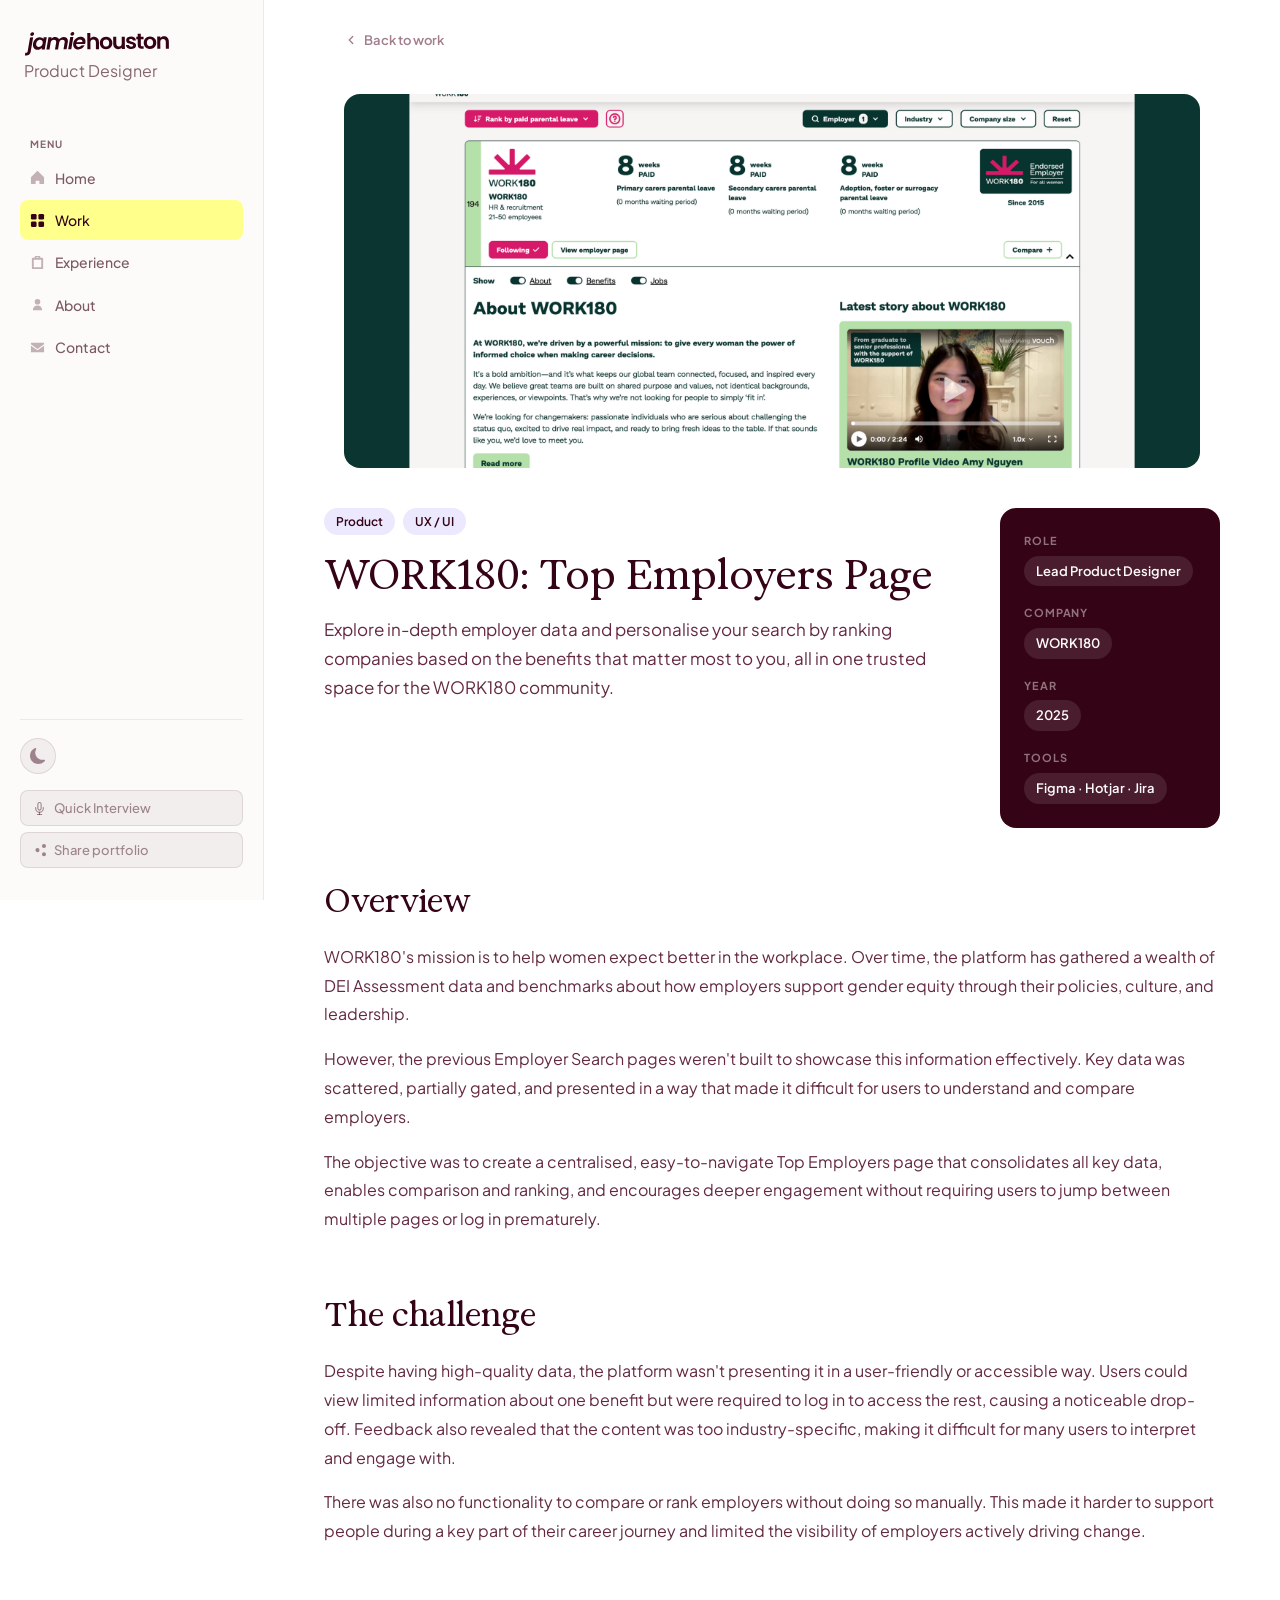
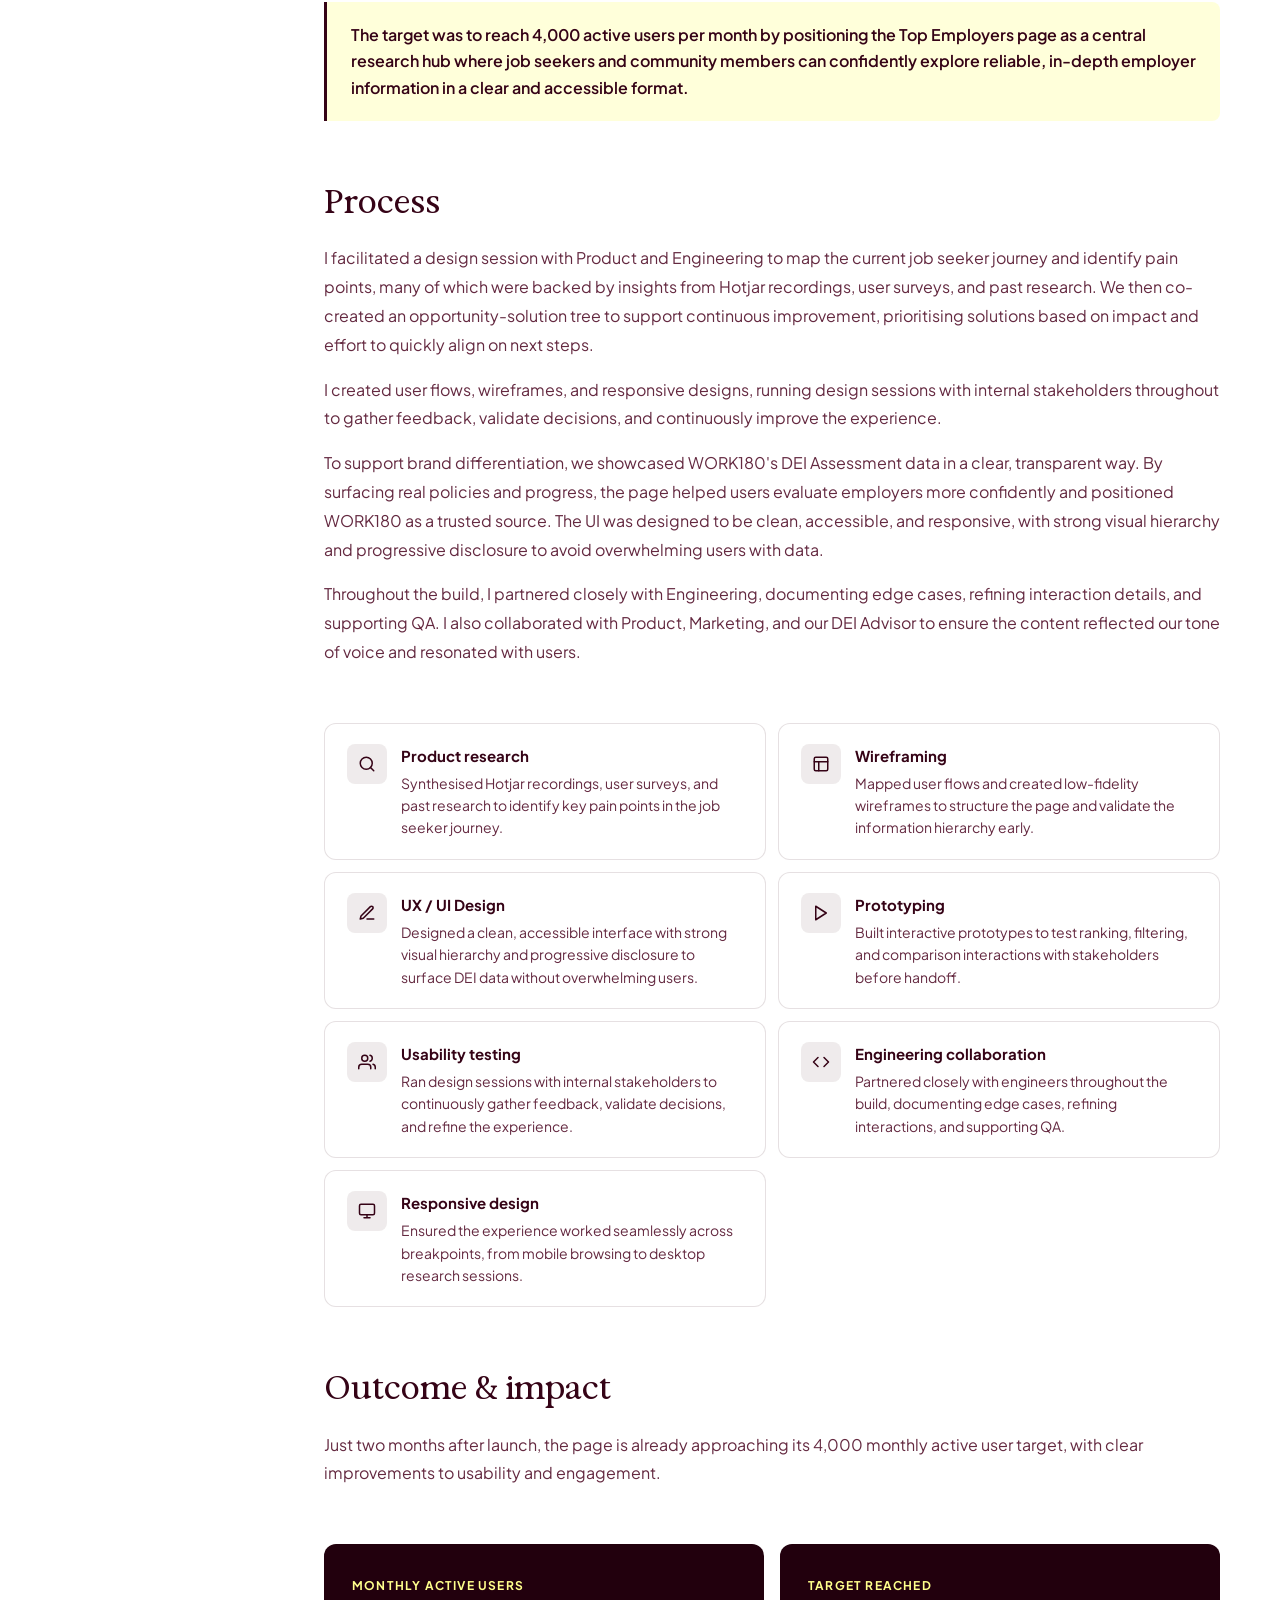
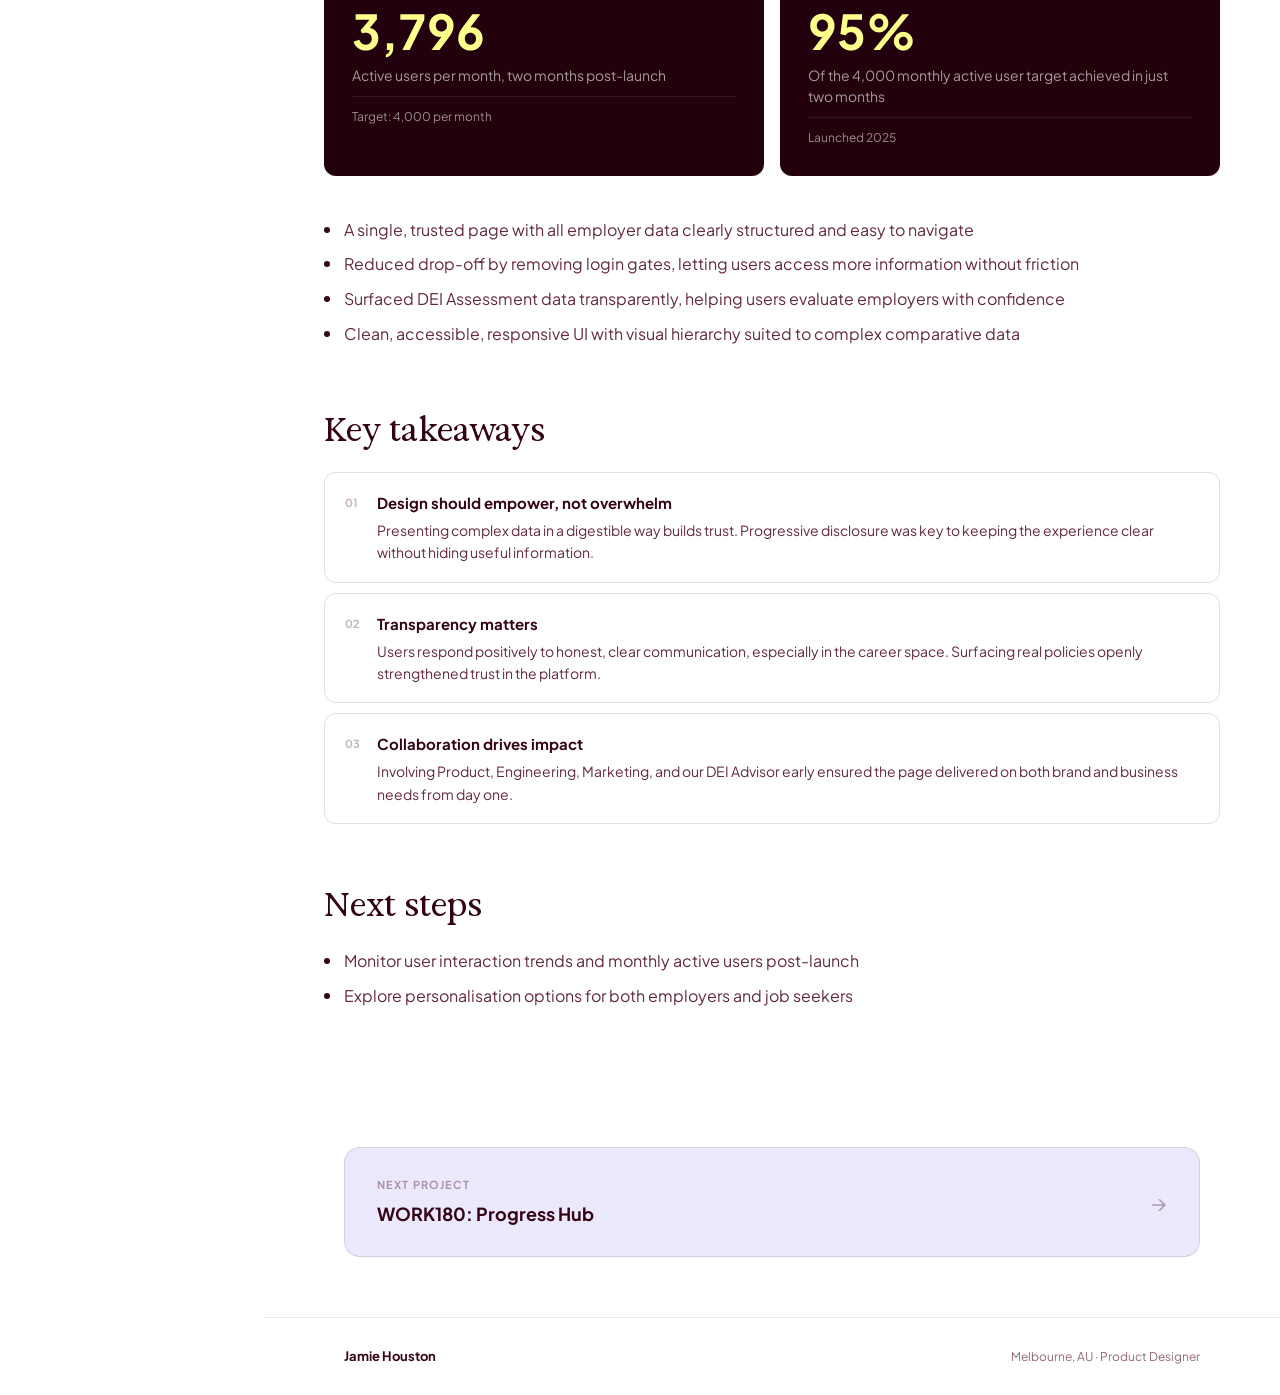
<file: project-w180-top-employers.html>
<!DOCTYPE html>
<html lang="en">
<head>
  <meta charset="UTF-8">
  <meta name="viewport" content="width=device-width, initial-scale=1.0">
  <title>WORK180: Top Employers Page — Jamie Houston</title>
  <link rel="icon" href="/favicon.svg" type="image/svg+xml">
  <link rel="apple-touch-icon" href="/apple-touch-icon.png">
  <style>
    @import url('https://fonts.googleapis.com/css2?family=Plus+Jakarta+Sans:ital,wght@0,400;0,500;0,600;0,700;1,400&display=swap');
    @font-face{font-family:'Exposure';src:url('ExposureTrialVAR.ttf') format('truetype-variations');font-weight:100 900;font-style:normal;font-display:swap;}@font-face{font-family:'Exposure';src:url('ExposureTrialVAR-Italic.ttf') format('truetype-variations');font-weight:100 900;font-style:italic;font-display:swap;}
    :root{--color-white-100:#ffffff;--color-egg-white-200:#fdfbf9;--color-egg-white-300:#efe9e3;--color-aubergine-100:#642940;--color-aubergine-200:#350316;--color-aubergine-300:#22000d;--color-lemon-100:#ffffda;--color-lemon-200:#ffff8c;--color-violet-100:#ece9ff;--color-violet-200:#c3baff;--font:'Plus Jakarta Sans',sans-serif;--sidebar-w:264px;--content-max:800px;--radius-sm:8px;--radius-md:12px;--radius-lg:16px;}
    *,*::before,*::after{box-sizing:border-box;margin:0;padding:0;}
    html{scroll-behavior:smooth;}
    body{font-family:var(--font);background:var(--color-white-100);color:var(--color-aubergine-200);line-height:1.6;-webkit-font-smoothing:antialiased;}
    a{color:inherit;}ul{list-style:none;}
    .layout{display:flex;min-height:100vh;}
    .main{margin-left:var(--sidebar-w);flex:1;padding:0;max-width:calc(100% - var(--sidebar-w));}
    .sidebar{width:var(--sidebar-w);background:var(--color-aubergine-300);position:fixed;top:0;left:0;height:100vh;display:flex;flex-direction:column;padding:32px 20px;overflow-y:auto;z-index:10;}
    .sidebar-identity{display:flex;align-items:center;gap:12px;margin-bottom:32px;padding:0 4px;text-decoration:none;}
    .avatar{width:42px;height:42px;border-radius:50%;flex-shrink:0;overflow:hidden;object-fit:cover;display:block;}
    .sidebar-name{color:var(--color-egg-white-200);font-weight:700;font-size:14px;line-height:1.2;}
    .sidebar-role{color:rgba(255,251,247,0.55);font-size:16px;font-family:'Plus Jakarta Sans',sans-serif;margin-top:2px;}
    .available-badge{display:flex;align-items:center;gap:6px;background:rgba(255,255,139,0.08);border:1px solid rgba(255,255,139,0.18);border-radius:var(--radius-sm);padding:7px 10px;margin-bottom:20px;font-size:12px;color:var(--color-lemon-200);font-weight:500;}
    .available-dot{width:6px;height:6px;background:var(--color-lemon-200);border-radius:50%;flex-shrink:0;animation:pulse 2.2s ease-in-out infinite;}
    @keyframes pulse{0%,100%{opacity:1;}50%{opacity:0.35;}}
    .sidebar-nav{display:flex;flex-direction:column;gap:2px;flex:1;}
    .nav-label{color:rgba(255,251,247,0.5);font-size:10px;font-weight:700;text-transform:uppercase;letter-spacing:0.1em;padding:0 10px;margin-top:20px;margin-bottom:4px;}
    .nav-link{display:flex;align-items:center;gap:10px;padding:9px 10px;border-radius:var(--radius-sm);color:rgba(255,251,247,0.5);text-decoration:none;font-size:14px;font-weight:500;transition:background 0.14s ease,color 0.14s ease;}
    .nav-link svg{flex-shrink:0;opacity:0.6;transition:opacity 0.14s;}
    .nav-link:hover{background:rgba(255,255,255,0.06);color:var(--color-egg-white-200);}
    .nav-link:hover svg{opacity:1;}
    .nav-link.active{background:rgba(255,255,139,0.1);color:var(--color-lemon-200);}
    .nav-link.active svg{opacity:1;}
    .sidebar-footer{margin-top:auto;padding-top:18px;border-top:1px solid rgba(255,255,255,0.06);display:flex;flex-direction:column;gap:6px;}
    .share-btn{display:flex;align-items:center;gap:8px;width:100%;background:rgba(255,255,255,0.06);border:1px solid rgba(255,255,255,0.1);border-radius:var(--radius-sm);padding:9px 12px;color:rgba(255,251,247,0.5);font-family:var(--font);font-size:13px;font-weight:500;cursor:pointer;transition:background 0.14s,color 0.14s;}
    .share-btn:hover{background:rgba(255,255,255,0.1);color:var(--color-egg-white-200);}
    .theme-toggle{width:36px;height:36px;border-radius:50%;background:rgba(255,255,255,0.06);border:1px solid rgba(255,255,255,0.1);color:rgba(255,251,247,0.5);display:flex;align-items:center;justify-content:center;cursor:pointer;transition:background 0.14s,color 0.14s;margin-bottom:10px;flex-shrink:0;}
    .theme-toggle:hover{background:rgba(255,255,255,0.12);color:var(--color-egg-white-200);}
    html:not(.dark) .sidebar{background:var(--color-egg-white-200);border-right:1px solid rgba(53,3,22,0.07);}
    html:not(.dark) .sidebar-name{color:#350316;}
    .sidebar-logo{height:24px;width:auto;display:block;}
    .mobile-topbar-logo{height:25px;width:auto;display:block;}
    html.dark .sidebar-logo,html.dark .mobile-topbar-logo{filter:brightness(0) invert(1);}html:not(.dark) .sidebar-role{color:rgba(53,3,22,0.6);}
    html:not(.dark) .available-badge{background:rgba(53,3,22,0.04);border-color:rgba(53,3,22,0.1);color:#350316;}
    html:not(.dark) .available-dot{background:#350316;}html:not(.dark) .nav-label{color:rgba(53,3,22,0.6);}
    html:not(.dark) .nav-link{color:rgba(53,3,22,0.65);}html:not(.dark) .nav-link svg{opacity:0.45;}
    html:not(.dark) .nav-link:hover{background:rgba(53,3,22,0.05);color:#350316;}
    html:not(.dark) .nav-link:hover svg,html:not(.dark) .nav-link.active svg{opacity:1;}
    html:not(.dark) .nav-link.active{background:var(--color-lemon-200);color:#350316;}
    html:not(.dark) .sidebar-footer{border-top-color:rgba(53,3,22,0.07);}
    html:not(.dark) .share-btn{background:rgba(53,3,22,0.05);border-color:rgba(53,3,22,0.1);color:rgba(53,3,22,0.45);}
    html:not(.dark) .share-btn:hover{background:rgba(53,3,22,0.08);color:#350316;}
    html:not(.dark) .theme-toggle{background:rgba(53,3,22,0.05);border-color:rgba(53,3,22,0.1);color:rgba(53,3,22,0.45);}
    html.dark .sidebar{background:#350316;border-right:1px solid rgba(255,255,255,0.05);}
    html.dark body{background:var(--color-aubergine-300);color:var(--color-egg-white-200);}
    html.dark 
    html.dark html.dark 
    html.dark .cs-section h2,html.dark .cs-section h3{color:var(--color-egg-white-200);}
    html.dark .cs-section p,html.dark .cs-section li{color:rgba(255,251,247,0.75);}
    html.dark .cs-callout{background:var(--color-aubergine-200);border-left-color:var(--color-lemon-200);}
    html.dark .cs-callout p{color:rgba(255,251,247,0.8);}
    html.dark .cs-image-placeholder{background:var(--color-aubergine-200);}
    html.dark .cs-next{background:var(--color-aubergine-200);border-color:rgba(255,255,255,0.08);}
    html.dark .cs-next-label{color:rgba(255,251,247,0.55);}html.dark .cs-next-title{color:var(--color-egg-white-200);}
    html.dark .cs-back{color:rgba(255,251,247,0.5);}html.dark .cs-back:hover{color:var(--color-egg-white-200);}
    html.dark .site-footer{border-top-color:rgba(255,255,255,0.08);}
    html.dark .footer-name{color:var(--color-egg-white-200);}html.dark .footer-meta{color:rgba(255,251,247,0.55);}
    html.dark .cs-tag{background:rgba(195,186,255,0.18);color:var(--color-egg-white-200);}
    html.dark .outcome-card{background:var(--color-aubergine-200);}
    html.dark .outcome-value{color:var(--color-lemon-200);}html.dark .outcome-label{color:rgba(255,251,247,0.55);}
    .cs-topbar{padding:28px 60px 0;}
    .cs-back{display:inline-flex;align-items:center;gap:6px;font-size:13px;font-weight:600;color:var(--color-aubergine-100);text-decoration:none;opacity:0.6;transition:opacity 0.14s,color 0.14s;}
    .cs-back:hover{opacity:1;color:var(--color-aubergine-200);}
    .cs-hero{padding:40px 60px 0;}
    .cs-hero-cover{width:100%;aspect-ratio:16/7;border-radius:var(--radius-lg);background-size:cover;background-position:center;margin-bottom:40px;}
    .cs-tags{display:flex;gap:8px;flex-wrap:wrap;margin-bottom:16px;}
    .cs-tag{display:inline-block;background:var(--color-violet-100);color:var(--color-aubergine-200);font-size:12px;font-weight:600;padding:4px 12px;border-radius:100px;}
    .cs-title{font-size:40px;font-weight:700;line-height:1.2;color:var(--color-aubergine-200);margin-bottom:16px;font-family:'Exposure',sans-serif;}
    .cs-subtitle{font-size:17px;color:var(--color-aubergine-100);line-height:1.7;}
    
    
    
    
    
    .cs-body{padding:0 60px 80px;}
    .cs-section{margin-bottom:56px;}
    .cs-section h2{font-size:32px;font-family:'Exposure',sans-serif;font-weight:700;color:var(--color-aubergine-200);margin-bottom:16px;}
    .cs-section h3{font-size:24px;font-family:'Exposure',sans-serif;font-weight:700;color:var(--color-aubergine-200);margin-bottom:10px;}
    .cs-section p{font-size:16px;color:var(--color-aubergine-100);line-height:1.8;margin-bottom:16px;}
    .cs-section p:last-child{margin-bottom:0;}
    .cs-section ul{margin-bottom:16px;padding-left:0;}
    .cs-section ul li{font-size:16px;color:var(--color-aubergine-100);line-height:1.8;padding-left:20px;position:relative;margin-bottom:6px;}
    .cs-section ul li::before{content:'';position:absolute;left:0;top:11px;width:6px;height:6px;background:var(--color-aubergine-200);border-radius:50%;}
    .cs-image{width:100%;border-radius:var(--radius-md);overflow:hidden;margin-bottom:56px;}
    .cs-image-placeholder{background:var(--color-violet-100);border-radius:var(--radius-md);display:flex;align-items:center;justify-content:center;color:var(--color-aubergine-100);font-size:13px;font-weight:600;opacity:0.4;letter-spacing:0.04em;}
    .cs-image img{width:100%;display:block;border-radius:var(--radius-md);}
    .cs-callout{background:var(--color-lemon-100);border-left:3px solid var(--color-aubergine-200);border-radius:0 var(--radius-sm) var(--radius-sm) 0;padding:20px 24px;margin-bottom:56px;}
    .cs-callout p{font-size:16px;font-weight:600;color:var(--color-aubergine-200);line-height:1.65;margin:0;}
    .scroll-progress{position:fixed;bottom:0;left:0;height:3px;width:0%;background:var(--color-violet-200);z-index:999;transition:width 0.05s linear;}
    /* Process grid */
    .process-grid{display:grid;grid-template-columns:1fr 1fr;gap:12px;margin-top:24px;margin-bottom:56px;}
    .process-card{background:var(--color-white-100);border:1px solid rgba(53,3,22,0.12);border-radius:var(--radius-md);padding:20px 22px;display:flex;align-items:flex-start;gap:14px;}
    .process-icon{width:40px;height:40px;border-radius:var(--radius-sm);background:rgba(53,3,22,0.08);display:flex;align-items:center;justify-content:center;flex-shrink:0;color:var(--color-aubergine-200);}
    .process-card-title{font-size:15px;font-weight:700;color:var(--color-aubergine-200);margin-bottom:4px;}
    .process-card-desc{font-size:14px;color:var(--color-aubergine-100);line-height:1.6;}
    html.dark .process-card{background:var(--color-aubergine-200);border-color:rgba(255,255,255,0.08);}
    html.dark .process-icon{background:rgba(255,255,255,0.08);color:var(--color-egg-white-200);}
    html.dark .process-card-title{color:var(--color-egg-white-200);}
    html.dark .process-card-desc{color:rgba(255,251,247,0.6);}
    /* Outcome cards */
    .cs-outcomes-grid{display:grid;grid-template-columns:repeat(2,1fr);gap:16px;margin-top:24px;margin-bottom:40px;}
    .outcome-card{background:var(--color-aubergine-300);border-radius:var(--radius-md);padding:32px 28px 28px;display:flex;flex-direction:column;}
    .outcome-trend{font-size:12px;font-weight:700;color:var(--color-lemon-200);text-transform:uppercase;letter-spacing:0.1em;margin-bottom:12px;}
    .outcome-value{font-size:48px;font-weight:700;color:var(--color-lemon-200);line-height:1;margin-bottom:10px;font-variant-numeric:tabular-nums;}
    .outcome-label{font-size:14px;color:rgba(255,255,255,0.6);line-height:1.5;}
    .outcome-before{font-size:12px;color:rgba(255,255,255,0.55);margin-top:10px;padding-top:10px;border-top:1px solid rgba(255,255,255,0.08);}
    /* Takeaways */
    .takeaway-grid{display:grid;grid-template-columns:1fr;gap:10px;margin-top:16px;}
    .takeaway-item{display:flex;align-items:flex-start;gap:14px;padding:18px 20px;background:var(--color-white-100);border:1px solid rgba(53,3,22,0.12);border-radius:var(--radius-md);}
    .takeaway-num{font-size:11px;font-weight:700;color:var(--color-aubergine-100);opacity:0.35;min-width:18px;padding-top:3px;}
    .takeaway-content h4{font-size:15px;font-weight:700;color:var(--color-aubergine-200);margin-bottom:4px;}
    .takeaway-content p{font-size:14px;color:var(--color-aubergine-100);line-height:1.6;margin:0;}
    html.dark .takeaway-item{background:var(--color-aubergine-200);border-color:rgba(255,255,255,0.08);}
    html.dark .takeaway-content h4{color:var(--color-egg-white-200);}
    html.dark .takeaway-content p{color:rgba(255,251,247,0.6);}
    @media(max-width:640px){.process-grid{grid-template-columns:1fr;}.cs-outcomes-grid{grid-template-columns:1fr;}}
    .cs-next-wrap{padding:0 60px 60px;}
    @keyframes cs-next-jump{0%{transform:translateY(0);}35%{transform:translateY(-10px);}55%{transform:translateY(-5px);}75%{transform:translateY(-8px);}100%{transform:translateY(-6px);}}
    .cs-next{display:flex;align-items:center;justify-content:space-between;background:var(--color-violet-100);border:1px solid rgba(53,3,22,0.12);border-radius:var(--radius-lg);padding:28px 32px;text-decoration:none;color:inherit;}
    .cs-next:hover{animation:cs-next-jump 0.45s ease forwards;}
    .cs-next-label{font-size:11px;font-weight:700;text-transform:uppercase;letter-spacing:0.1em;color:var(--color-aubergine-100);opacity:0.45;margin-bottom:6px;}
    .cs-next-title{font-size:18px;font-weight:700;color:var(--color-aubergine-200);}
    .cs-next-arrow{font-size:22px;color:var(--color-aubergine-100);opacity:0.4;}
    .site-footer{border-top:1px solid var(--color-egg-white-300);padding:28px 60px;display:flex;align-items:center;justify-content:space-between;}
    .footer-name{font-size:13px;font-weight:700;color:var(--color-aubergine-200);}
    .footer-meta{font-size:12px;color:rgba(100,41,64,0.7);}
    @media(max-width:768px){
      .mobile-topbar{display:flex;}
      .sidebar{transform:translateX(-100%);width:280px;height:100vh;top:0;left:0;flex-direction:column;padding:32px 20px;overflow-y:auto;padding-top:72px;z-index:30;}
      .sidebar.open{transform:translateX(0);}.sidebar .sidebar-identity{display:none;}
      .mobile-overlay.open{display:block;}
      .main{margin-left:0;max-width:100%;padding-top:76px;}
      .cs-topbar,.cs-hero,.cs-body,.cs-next-wrap,.site-footer{padding-left:20px;padding-right:20px;}
      .cs-outcomes-grid{grid-template-columns:1fr;}
      .cs-title{font-size:26px;}
    }
    @media(min-width:1280px){.cs-topbar,.cs-hero,.cs-next-wrap,.site-footer{padding-left:80px;padding-right:80px;}}
    .sidebar{transition:transform 0.3s ease;}
    @media(min-width:769px){.mobile-topbar{display:none;}}
    .mobile-topbar{position:fixed;top:0;left:0;right:0;z-index:35;height:56px;padding:0 20px;align-items:center;justify-content:space-between;background:var(--color-egg-white-200);border-bottom:1px solid var(--color-egg-white-300);}
    .mobile-topbar-name{font-size:14px;font-weight:700;color:var(--color-aubergine-200);}
    .mobile-topbar-actions{display:flex;align-items:center;gap:8px;}
    .mobile-topbar-actions .theme-toggle{margin-bottom:0;}
    .hamburger-btn{width:36px;height:36px;border-radius:var(--radius-sm);background:transparent;border:1px solid rgba(53,3,22,0.15);color:var(--color-aubergine-200);display:flex;align-items:center;justify-content:center;cursor:pointer;transition:background 0.14s;}
    .hamburger-btn:hover{background:rgba(53,3,22,0.06);}
    .mobile-overlay{display:none;position:fixed;inset:0;background:rgba(34,0,13,0.45);z-index:25;}
    html.dark .mobile-topbar{background:var(--color-aubergine-300);border-bottom-color:rgba(255,255,255,0.07);}
    html.dark .mobile-topbar-name{color:var(--color-egg-white-200);}
    html.dark .hamburger-btn{border-color:rgba(255,255,255,0.15);color:var(--color-egg-white-200);}
    html.dark .hamburger-btn:hover{background:rgba(255,255,255,0.08);}
    /* Intro block */
    .cs-intro-block{display:grid;grid-template-columns:1fr 220px;gap:40px;padding:0 60px 48px;align-items:start;}
    .cs-subtitle{font-size:17px;color:var(--color-aubergine-100);line-height:1.7;}
    .cs-meta-card{background:var(--color-aubergine-200);border-radius:var(--radius-lg);padding:24px;display:flex;flex-direction:column;gap:18px;}
    .cs-meta-item{display:flex;flex-direction:column;gap:6px;}
    .cs-meta-label{font-size:11px;font-weight:700;text-transform:uppercase;letter-spacing:0.08em;color:rgba(255,251,247,0.45);}
    .cs-meta-pill{display:inline-flex;background:rgba(255,255,255,0.1);border-radius:100px;padding:5px 12px;font-size:13px;font-weight:600;color:var(--color-egg-white-200);width:fit-content;}
    html.dark .cs-meta-card{background:rgba(255,255,255,0.06);border:1px solid rgba(255,255,255,0.08);}
    html.dark .cs-meta-label{color:rgba(255,251,247,0.45);}
    html.dark .cs-meta-pill{background:rgba(255,255,255,0.08);color:var(--color-egg-white-200);}
    @media(max-width:768px){.cs-intro-block{grid-template-columns:1fr;padding:0 20px 32px;}}
  </style>
</head>
<body>
<div class="scroll-progress" id="scrollProgress"></div>
<div class="layout">
  <!-- MOBILE TOP BAR -->
  <div class="mobile-topbar">
    <img src="images/jamie-houston-logo.svg?v=2" class="mobile-topbar-logo" alt="Jamie Houston">
    <div class="mobile-topbar-actions">
      <button class="theme-toggle" onclick="toggleTheme()" title="Toggle theme"></button>
      <button class="hamburger-btn" onclick="toggleMobileMenu()"><svg width="18" height="14" viewBox="0 0 18 14" fill="currentColor"><rect width="18" height="2" rx="1"/><rect y="6" width="18" height="2" rx="1"/><rect y="12" width="18" height="2" rx="1"/></svg></button>
    </div>
  </div>
  <div class="mobile-overlay" id="mobileOverlay" onclick="toggleMobileMenu()"></div>

  <aside class="sidebar">
    <a href="index.html" class="sidebar-identity"><div><img src="images/jamie-houston-logo.svg?v=2" class="sidebar-logo" alt="Jamie Houston"><div class="sidebar-role">Product Designer</div></div></a>
    <nav class="sidebar-nav">
      <span class="nav-label">Menu</span>
      <a href="index.html" class="nav-link"><svg width="15" height="15" viewBox="0 0 16 16" fill="currentColor"><path d="M8.354 1.146a.5.5 0 00-.708 0L1 7.793V14.5A.5.5 0 001.5 15h4a.5.5 0 00.5-.5v-3h4v3a.5.5 0 00.5.5h4a.5.5 0 00.5-.5V7.793L8.354 1.146z"/></svg><span>Home</span></a>
      <a href="work.html" class="nav-link active"><svg width="15" height="15" viewBox="0 0 16 16" fill="currentColor"><rect x="1" y="1" width="6" height="6" rx="1.5"/><rect x="9" y="1" width="6" height="6" rx="1.5"/><rect x="1" y="9" width="6" height="6" rx="1.5"/><rect x="9" y="9" width="6" height="6" rx="1.5"/></svg><span>Work</span></a>
      <a href="experience.html" class="nav-link"><svg width="15" height="15" viewBox="0 0 16 16" fill="currentColor"><path d="M6 1h4a1 1 0 011 1v1h2a1 1 0 011 1v10a1 1 0 01-1 1H3a1 1 0 01-1-1V4a1 1 0 011-1h2V2a1 1 0 011-1zm1 2h2V2H7v1zM4 5v8h8V5H4z"/></svg><span>Experience</span></a>
      <a href="about.html" class="nav-link"><svg width="15" height="15" viewBox="0 0 16 16" fill="currentColor"><path d="M8 8a3 3 0 100-6 3 3 0 000 6zm-5 6a5 5 0 1110 0H3z"/></svg><span>About</span></a>
      <a href="contact.html" class="nav-link"><svg width="15" height="15" viewBox="0 0 16 16" fill="currentColor"><path d="M1 3h14v1.5L8 9.5 1 4.5V3zm0 3l7 5 7-5V13H1V6z"/></svg><span>Contact</span></a>
    </nav>
    <div class="sidebar-footer">
      <button class="theme-toggle" id="themeToggle" onclick="toggleTheme()" title="Toggle light / dark mode"></button>
      <button class="share-btn" id="qiTrigger" onclick="toggleQI()">
        <svg width="13" height="13" viewBox="0 0 24 24" fill="none" stroke="currentColor" stroke-width="2" stroke-linecap="round" stroke-linejoin="round"><path d="M12 1a3 3 0 0 0-3 3v8a3 3 0 0 0 6 0V4a3 3 0 0 0-3-3z"/><path d="M19 10v2a7 7 0 0 1-14 0v-2"/><line x1="12" y1="19" x2="12" y2="23"/><line x1="8" y1="23" x2="16" y2="23"/></svg>
        Quick Interview
      </button>
      <button class="share-btn" onclick="sharePortfolio(this)"><svg width="13" height="13" viewBox="0 0 16 16" fill="currentColor"><path d="M11 2.5a2.5 2.5 0 115 0 2.5 2.5 0 01-5 0zm-8 5a2.5 2.5 0 115 0 2.5 2.5 0 01-5 0zm8 5a2.5 2.5 0 115 0 2.5 2.5 0 01-5 0zm-7.4-4.7l4.8 2.8m0-5.6L3.6 7.8"/></svg>Share portfolio</button>
    </div>
  </aside>
  <main class="main">
    <div class="cs-topbar"><a href="work.html" class="cs-back"><svg width="14" height="14" viewBox="0 0 16 16" fill="currentColor"><path d="M10 4l-4 4 4 4" stroke="currentColor" stroke-width="1.5" stroke-linecap="round" stroke-linejoin="round" fill="none"/></svg>Back to work</a></div>
    <div class="cs-hero">
      <!-- 📸 HERO IMAGE — replace the gradient with: style="background-image: url('images/w180-top-employers-hero.jpg'); background-size: cover; background-position: center;" | Recommended: 1600×700px -->
      <div class="cs-hero-cover" style="background-image: url('images/w180-top-employer-page-hero.png'); background-size: cover; background-position: center;"></div>
    </div>
    <div class="cs-intro-block">
      <div class="cs-intro-text">
      <div class="cs-tags"><span class="cs-tag">Product</span><span class="cs-tag">UX / UI</span></div>
      <h1 class="cs-title">WORK180: Top Employers Page</h1>
      <p class="cs-subtitle">Explore in-depth employer data and personalise your search by ranking companies based on the benefits that matter most to you, all in one trusted space for the WORK180 community.</p>
    </div>

      <div class="cs-meta-card">
      <div class="cs-meta-item"><span class="cs-meta-label">Role</span><span class="cs-meta-pill">Lead Product Designer</span></div>
      <div class="cs-meta-item"><span class="cs-meta-label">Company</span><span class="cs-meta-pill">WORK180</span></div>
      <div class="cs-meta-item"><span class="cs-meta-label">Year</span><span class="cs-meta-pill">2025</span></div>
      <div class="cs-meta-item"><span class="cs-meta-label">Tools</span><span class="cs-meta-pill">Figma · Hotjar · Jira</span></div>
    </div>

    </div>
    <div class="cs-body">

      <div class="cs-section">
        <h2>Overview</h2>
        <p>WORK180's mission is to help women expect better in the workplace. Over time, the platform has gathered a wealth of DEI Assessment data and benchmarks about how employers support gender equity through their policies, culture, and leadership.</p>
        <p>However, the previous Employer Search pages weren't built to showcase this information effectively. Key data was scattered, partially gated, and presented in a way that made it difficult for users to understand and compare employers.</p>
        <p>The objective was to create a centralised, easy-to-navigate Top Employers page that consolidates all key data, enables comparison and ranking, and encourages deeper engagement without requiring users to jump between multiple pages or log in prematurely.</p>
      </div>

      <div class="cs-section">
        <h2>The challenge</h2>
        <p>Despite having high-quality data, the platform wasn't presenting it in a user-friendly or accessible way. Users could view limited information about one benefit but were required to log in to access the rest, causing a noticeable drop-off. Feedback also revealed that the content was too industry-specific, making it difficult for many users to interpret and engage with.</p>
        <p>There was also no functionality to compare or rank employers without doing so manually. This made it harder to support people during a key part of their career journey and limited the visibility of employers actively driving change.</p>
      </div>

      <div class="cs-callout">
        <p>The target was to reach 4,000 active users per month by positioning the Top Employers page as a central research hub where job seekers and community members can confidently explore reliable, in-depth employer information in a clear and accessible format.</p>
      </div>

      <div class="cs-section">
        <h2>Process</h2>
        <p>I facilitated a design session with Product and Engineering to map the current job seeker journey and identify pain points, many of which were backed by insights from Hotjar recordings, user surveys, and past research. We then co-created an opportunity-solution tree to support continuous improvement, prioritising solutions based on impact and effort to quickly align on next steps.</p>
        <p>I created user flows, wireframes, and responsive designs, running design sessions with internal stakeholders throughout to gather feedback, validate decisions, and continuously improve the experience.</p>
        <p>To support brand differentiation, we showcased WORK180's DEI Assessment data in a clear, transparent way. By surfacing real policies and progress, the page helped users evaluate employers more confidently and positioned WORK180 as a trusted source. The UI was designed to be clean, accessible, and responsive, with strong visual hierarchy and progressive disclosure to avoid overwhelming users with data.</p>
        <p>Throughout the build, I partnered closely with Engineering, documenting edge cases, refining interaction details, and supporting QA. I also collaborated with Product, Marketing, and our DEI Advisor to ensure the content reflected our tone of voice and resonated with users.</p>
      </div>

      <div class="process-grid">
        <div class="process-card">
          <div class="process-icon"><svg width="18" height="18" viewBox="0 0 24 24" fill="none" stroke="currentColor" stroke-width="2" stroke-linecap="round" stroke-linejoin="round"><circle cx="11" cy="11" r="8"/><path d="M21 21l-4.35-4.35"/></svg></div>
          <div><div class="process-card-title">Product research</div><div class="process-card-desc">Synthesised Hotjar recordings, user surveys, and past research to identify key pain points in the job seeker journey.</div></div>
        </div>
        <div class="process-card">
          <div class="process-icon"><svg width="18" height="18" viewBox="0 0 24 24" fill="none" stroke="currentColor" stroke-width="2" stroke-linecap="round" stroke-linejoin="round"><rect x="3" y="3" width="18" height="18" rx="2"/><path d="M3 9h18M9 21V9"/></svg></div>
          <div><div class="process-card-title">Wireframing</div><div class="process-card-desc">Mapped user flows and created low-fidelity wireframes to structure the page and validate the information hierarchy early.</div></div>
        </div>
        <div class="process-card">
          <div class="process-icon"><svg width="18" height="18" viewBox="0 0 24 24" fill="none" stroke="currentColor" stroke-width="2" stroke-linecap="round" stroke-linejoin="round"><path d="M12 20h9"/><path d="M16.5 3.5a2.121 2.121 0 013 3L7 19l-4 1 1-4L16.5 3.5z"/></svg></div>
          <div><div class="process-card-title">UX / UI Design</div><div class="process-card-desc">Designed a clean, accessible interface with strong visual hierarchy and progressive disclosure to surface DEI data without overwhelming users.</div></div>
        </div>
        <div class="process-card">
          <div class="process-icon"><svg width="18" height="18" viewBox="0 0 24 24" fill="none" stroke="currentColor" stroke-width="2" stroke-linecap="round" stroke-linejoin="round"><polygon points="5 3 19 12 5 21 5 3"/></svg></div>
          <div><div class="process-card-title">Prototyping</div><div class="process-card-desc">Built interactive prototypes to test ranking, filtering, and comparison interactions with stakeholders before handoff.</div></div>
        </div>
        <div class="process-card">
          <div class="process-icon"><svg width="18" height="18" viewBox="0 0 24 24" fill="none" stroke="currentColor" stroke-width="2" stroke-linecap="round" stroke-linejoin="round"><path d="M17 21v-2a4 4 0 00-4-4H5a4 4 0 00-4 4v2"/><circle cx="9" cy="7" r="4"/><path d="M23 21v-2a4 4 0 00-3-3.87m-4-12a4 4 0 010 7.75"/></svg></div>
          <div><div class="process-card-title">Usability testing</div><div class="process-card-desc">Ran design sessions with internal stakeholders to continuously gather feedback, validate decisions, and refine the experience.</div></div>
        </div>
        <div class="process-card">
          <div class="process-icon"><svg width="18" height="18" viewBox="0 0 24 24" fill="none" stroke="currentColor" stroke-width="2" stroke-linecap="round" stroke-linejoin="round"><polyline points="16 18 22 12 16 6"/><polyline points="8 6 2 12 8 18"/></svg></div>
          <div><div class="process-card-title">Engineering collaboration</div><div class="process-card-desc">Partnered closely with engineers throughout the build, documenting edge cases, refining interactions, and supporting QA.</div></div>
        </div>
        <div class="process-card">
          <div class="process-icon"><svg width="18" height="18" viewBox="0 0 24 24" fill="none" stroke="currentColor" stroke-width="2" stroke-linecap="round" stroke-linejoin="round"><rect x="2" y="3" width="20" height="14" rx="2"/><path d="M8 21h8M12 17v4"/></svg></div>
          <div><div class="process-card-title">Responsive design</div><div class="process-card-desc">Ensured the experience worked seamlessly across breakpoints, from mobile browsing to desktop research sessions.</div></div>
        </div>
      </div>

      <div class="cs-section">
        <h2>Outcome &amp; impact</h2>
        <p>Just two months after launch, the page is already approaching its 4,000 monthly active user target, with clear improvements to usability and engagement.</p>
      </div>

      <div class="cs-outcomes-grid">
        <div class="outcome-card">
          <div class="outcome-trend">Monthly active users</div>
          <div class="outcome-value" data-count="3796">3,796</div>
          <div class="outcome-label">Active users per month, two months post-launch</div>
          <div class="outcome-before">Target: 4,000 per month</div>
        </div>
        <div class="outcome-card">
          <div class="outcome-trend">Target reached</div>
          <div class="outcome-value">95%</div>
          <div class="outcome-label">Of the 4,000 monthly active user target achieved in just two months</div>
          <div class="outcome-before">Launched 2025</div>
        </div>
      </div>

      <div class="cs-section">
        <ul>
          <li>A single, trusted page with all employer data clearly structured and easy to navigate</li>
          <li>Reduced drop-off by removing login gates, letting users access more information without friction</li>
          <li>Surfaced DEI Assessment data transparently, helping users evaluate employers with confidence</li>
          <li>Clean, accessible, responsive UI with visual hierarchy suited to complex comparative data</li>
        </ul>
      </div>

      <div class="cs-section">
        <h2>Key takeaways</h2>
        <div class="takeaway-grid">
          <div class="takeaway-item">
            <span class="takeaway-num">01</span>
            <div class="takeaway-content"><h4>Design should empower, not overwhelm</h4><p>Presenting complex data in a digestible way builds trust. Progressive disclosure was key to keeping the experience clear without hiding useful information.</p></div>
          </div>
          <div class="takeaway-item">
            <span class="takeaway-num">02</span>
            <div class="takeaway-content"><h4>Transparency matters</h4><p>Users respond positively to honest, clear communication, especially in the career space. Surfacing real policies openly strengthened trust in the platform.</p></div>
          </div>
          <div class="takeaway-item">
            <span class="takeaway-num">03</span>
            <div class="takeaway-content"><h4>Collaboration drives impact</h4><p>Involving Product, Engineering, Marketing, and our DEI Advisor early ensured the page delivered on both brand and business needs from day one.</p></div>
          </div>
        </div>
      </div>

      <div class="cs-section">
        <h2>Next steps</h2>
        <ul>
          <li>Monitor user interaction trends and monthly active users post-launch</li>
          <li>Explore personalisation options for both employers and job seekers</li>
        </ul>
      </div>

    </div>
    <div class="cs-next-wrap">
      <a href="project-w180-progress-hub.html" class="cs-next">
        <div><div class="cs-next-label">Next project</div><div class="cs-next-title">WORK180: Progress Hub</div></div>
        <span class="cs-next-arrow">→</span>
      </a>
    </div>
    <footer class="site-footer"><span class="footer-name">Jamie Houston</span><span class="footer-meta">Melbourne, AU · Product Designer</span></footer>
  </main>
</div>
<script>
  const THEME_KEY='theme';
  const SUN=`<svg width="16" height="16" viewBox="0 0 16 16" fill="currentColor"><path d="M8 11a3 3 0 100-6 3 3 0 000 6zm0 1a4 4 0 100-8 4 4 0 000 8zM8 0a.5.5 0 01.5.5v2a.5.5 0 01-1 0v-2A.5.5 0 018 0zm0 13a.5.5 0 01.5.5v2a.5.5 0 01-1 0v-2A.5.5 0 018 13zm8-5a.5.5 0 01-.5.5h-2a.5.5 0 010-1h2a.5.5 0 01.5.5zM3 8a.5.5 0 01-.5.5h-2a.5.5 0 010-1h2A.5.5 0 013 8zm9.657-5.657a.5.5 0 010 .707l-1.414 1.415a.5.5 0 11-.707-.708l1.414-1.414a.5.5 0 01.707 0zm-9.193 9.193a.5.5 0 010 .707L2.05 13.657a.5.5 0 01-.707-.707l1.414-1.414a.5.5 0 01.707 0zm9.193 2.121a.5.5 0 01-.707 0l-1.414-1.414a.5.5 0 01.707-.707l1.414 1.414a.5.5 0 010 .707zM4.464 4.465a.5.5 0 01-.707 0L2.343 3.05a.5.5 0 11.707-.707l1.414 1.414a.5.5 0 010 .707z"/></svg>`;
  const MOON=`<svg width="16" height="16" viewBox="0 0 16 16" fill="currentColor"><path d="M6 .278a.768.768 0 01.08.858 7.208 7.208 0 00-.878 3.46c0 4.021 3.278 7.277 7.318 7.277.527 0 1.04-.055 1.533-.16a.787.787 0 01.81.316.733.733 0 01-.031.893A8.349 8.349 0 018.344 16C3.734 16 0 12.286 0 7.71 0 4.266 2.114 1.312 5.124.06A.752.752 0 016 .278z"/></svg>`;
  function updateThemeIcon(){const isDark=document.documentElement.classList.contains('dark');document.querySelectorAll('.theme-toggle').forEach(btn=>btn.innerHTML=isDark?SUN:MOON);}
  function toggleMobileMenu(){document.querySelector('.sidebar').classList.toggle('open');document.getElementById('mobileOverlay').classList.toggle('open');}
  function toggleTheme(){const isDark=document.documentElement.classList.toggle('dark');localStorage.setItem(THEME_KEY,isDark?'dark':'light');updateThemeIcon();}
  (function(){const saved=localStorage.getItem(THEME_KEY);const prefersDark=window.matchMedia('(prefers-color-scheme: dark)').matches;if(saved==='dark'||(!saved&&prefersDark))document.documentElement.classList.add('dark');updateThemeIcon();})();
  function sharePortfolio(btn) {
  const url = window.location.href;
  navigator.clipboard.writeText(url).then(() => {
    const orig = btn.innerHTML;
    btn.innerHTML = '<svg width="13" height="13" viewBox="0 0 16 16" fill="none" stroke="currentColor" stroke-width="2.5" stroke-linecap="round" stroke-linejoin="round"><polyline points="4 8 8 12 13 4"></polyline></svg> Link copied!';
    btn.classList.add('copied');
    let toast = document.getElementById('shareToast');
    if (!toast) { toast = document.createElement('div'); toast.id = 'shareToast'; toast.className = 'share-toast'; document.body.appendChild(toast); }
    toast.textContent = 'Link copied, thanks for sharing ♥';
    const rect = btn.getBoundingClientRect();
    toast.style.left = rect.left + 'px';
    toast.style.top = (rect.top - toast.offsetHeight - 10) + 'px';
    toast.style.transform = 'none';
    toast.style.bottom = 'auto';
    toast.classList.add('show');
    setTimeout(() => { btn.innerHTML = orig; btn.classList.remove('copied'); toast.classList.remove('show'); }, 2500);
  }).catch(() => { prompt('Copy this link:', url); });
}
</script>


<!-- Quick Interview Panel -->
<style>
.qi-panel{position:fixed;left:calc(var(--sidebar-w,264px) + 12px);bottom:24px;width:370px;background:#ffffff;border-radius:16px;box-shadow:0 8px 48px rgba(53,3,22,0.18);z-index:999;overflow:hidden;transform:translateY(10px) scale(0.98);opacity:0;pointer-events:none;transition:transform 0.22s cubic-bezier(0.34,1.3,0.64,1),opacity 0.18s;}
.qi-panel.open{transform:translateY(0) scale(1);opacity:1;pointer-events:all;}
html.dark .qi-panel{background:#22000d;box-shadow:0 8px 48px rgba(0,0,0,0.4);}
.qi-header{display:flex;align-items:flex-start;justify-content:space-between;padding:20px 20px 16px;border-bottom:1px solid rgba(53,3,22,0.09);}
html.dark .qi-header{border-bottom-color:rgba(255,251,247,0.1);}
.qi-icon-wrap{width:30px;height:30px;background:#ece9ff;border-radius:8px;display:flex;align-items:center;justify-content:center;margin-bottom:8px;color:#350316;}
html.dark .qi-icon-wrap{background:rgba(195,186,255,0.15);color:#fffbf7;}
.qi-title{font-family:var(--font,'Plus Jakarta Sans',sans-serif);font-size:16px;font-weight:700;color:#350316;}
html.dark .qi-title{color:#fffbf7;}
.qi-subtitle{font-family:var(--font,'Plus Jakarta Sans',sans-serif);font-size:12px;color:#642940;margin-top:3px;line-height:1.45;}
html.dark .qi-subtitle{color:rgba(255,251,247,0.6);}
.qi-close{background:none;border:none;cursor:pointer;font-size:22px;line-height:1;color:#642940;padding:2px 4px;flex-shrink:0;margin-top:-2px;}
html.dark .qi-close{color:rgba(255,251,247,0.6);}
.qi-close:hover{color:#350316;}
html.dark .qi-close:hover{color:#fffbf7;}
.qi-questions{max-height:340px;overflow-y:auto;}
.qi-item{border-bottom:1px solid rgba(53,3,22,0.07);}
html.dark .qi-item{border-bottom-color:rgba(255,251,247,0.08);}
.qi-item:last-child{border-bottom:none;}
.qi-q{width:100%;display:flex;align-items:center;justify-content:space-between;gap:12px;padding:14px 20px;background:none;border:none;cursor:pointer;font-family:var(--font,'Plus Jakarta Sans',sans-serif);font-size:14px;font-weight:600;color:#350316;text-align:left;transition:background 0.12s;}
html.dark .qi-q{color:#fffbf7;}
.qi-q:hover{background:#ece9ff;}
html.dark .qi-q:hover{background:rgba(195,186,255,0.12);}
.qi-q.active{background:#ece9ff;}
html.dark .qi-q.active{background:rgba(195,186,255,0.12);}
.qi-qicon{width:24px;height:24px;border-radius:50%;display:flex;align-items:center;justify-content:center;font-size:15px;flex-shrink:0;transition:background 0.12s,color 0.12s;line-height:0;}.qi-qicon svg{display:block;}.qi-qicon.plus .qi-i-cross{display:none;}.qi-qicon.cross .qi-i-plus{display:none;}
.qi-qicon.plus{border:1.5px solid rgba(53,3,22,0.18);color:#642940;}
html.dark .qi-qicon.plus{border-color:rgba(255,251,247,0.2);color:rgba(255,251,247,0.5);}
.qi-qicon.cross{background:#350316;color:#fffbf7;border:none;}
html.dark .qi-qicon.cross{background:#fffbf7;color:#350316;}
.qi-a{display:none;padding:2px 20px 16px;font-family:var(--font,'Plus Jakarta Sans',sans-serif);font-size:13px;line-height:1.65;color:#350316;}
html.dark .qi-a{color:rgba(255,251,247,0.85);}
.qi-a p+p{margin-top:10px;}
.qi-cta{display:inline-flex;align-items:center;gap:6px;margin-top:14px;background:#350316;color:#fffbf7;font-family:var(--font,'Plus Jakarta Sans',sans-serif);font-size:13px;font-weight:700;padding:8px 18px;border-radius:100px;text-decoration:none;transition:opacity 0.14s;}
html.dark .qi-cta{background:#fffbf7;color:#350316;}
.qi-cta:hover{opacity:0.85;}
.qi-footer{padding:11px 20px;border-top:1px solid rgba(53,3,22,0.08);font-family:var(--font,'Plus Jakarta Sans',sans-serif);font-size:11px;font-weight:700;letter-spacing:0.07em;color:#642940;display:flex;align-items:center;gap:8px;}
html.dark .qi-footer{border-top-color:rgba(255,251,247,0.08);color:rgba(255,251,247,0.45);}
.qi-dots{display:flex;gap:4px;align-items:center;}
.qi-dot{width:5px;height:5px;border-radius:50%;background:#c3baff;}
.qi-dot:first-child{background:#350316;}
html.dark .qi-dot:first-child{background:#fffbf7;}
@media(max-width:768px){.qi-panel{left:16px;right:16px;width:auto;bottom:76px;}}
</style>
<div class="qi-panel" id="qiPanel">
  <div class="qi-header">
    <div>
      <div class="qi-icon-wrap"><svg width="15" height="15" viewBox="0 0 24 24" fill="none" stroke="currentColor" stroke-width="2" stroke-linecap="round" stroke-linejoin="round"><path d="M12 1a3 3 0 0 0-3 3v8a3 3 0 0 0 6 0V4a3 3 0 0 0-3-3z"/><path d="M19 10v2a7 7 0 0 1-14 0v-2"/><line x1="12" y1="19" x2="12" y2="23"/><line x1="8" y1="23" x2="16" y2="23"/></svg></div>
      <div class="qi-title">Quick Interview</div>
      <div class="qi-subtitle">Common questions recruiters ask.<br>Click any to see my answers instantly.</div>
    </div>
    <button class="qi-close" onclick="toggleQI()">−</button>
  </div>
  <div class="qi-questions">
    <div class="qi-item">
      <button class="qi-q" onclick="toggleQ(this)">Tell me about yourself<span class="qi-qicon plus"><svg class="qi-i-plus" width="8" height="8" viewBox="0 0 10 10" fill="none" stroke="currentColor" stroke-width="2" stroke-linecap="round"><line x1="5" y1="1" x2="5" y2="9"/><line x1="1" y1="5" x2="9" y2="5"/></svg><svg class="qi-i-cross" width="8" height="8" viewBox="0 0 10 10" fill="none" stroke="currentColor" stroke-width="2" stroke-linecap="round"><line x1="1.5" y1="1.5" x2="8.5" y2="8.5"/><line x1="8.5" y1="1.5" x2="1.5" y2="8.5"/></svg></span></button>
      <div class="qi-a"><p>I'm a product designer with 10 years across freelance, in-house, and startup environments. My background spans product strategy, UX research, UI design, branding, and illustration so I can carry an idea from a whiteboard conversation all the way to a shipped, on-brand interface.</p><p>I'm currently a Product Designer at WORK180 in Melbourne, working end-to-end on the employer-facing platform from discovery and research through to delivery and iteration.</p></div>
    </div>
    <div class="qi-item">
      <button class="qi-q" onclick="toggleQ(this)">Why should we hire you?<span class="qi-qicon plus"><svg class="qi-i-plus" width="8" height="8" viewBox="0 0 10 10" fill="none" stroke="currentColor" stroke-width="2" stroke-linecap="round"><line x1="5" y1="1" x2="5" y2="9"/><line x1="1" y1="5" x2="9" y2="5"/></svg><svg class="qi-i-cross" width="8" height="8" viewBox="0 0 10 10" fill="none" stroke="currentColor" stroke-width="2" stroke-linecap="round"><line x1="1.5" y1="1.5" x2="8.5" y2="8.5"/><line x1="8.5" y1="1.5" x2="1.5" y2="8.5"/></svg></span></button>
      <div class="qi-a"><p>Because I don't just design screens I think about outcomes. I started in visual and brand design, which means I care deeply about craft and polish. I grew into UX and product, which means I care about whether it actually works for people and moves the business.</p><p>I'm also fluent with AI-enabled workflows and front-end enough to communicate precisely with engineers. I move fast without dropping quality, and I thrive in teams where design and engineering are genuinely collaborative.</p></div>
    </div>
    <div class="qi-item">
      <button class="qi-q" onclick="toggleQ(this)">Explain your design process<span class="qi-qicon plus"><svg class="qi-i-plus" width="8" height="8" viewBox="0 0 10 10" fill="none" stroke="currentColor" stroke-width="2" stroke-linecap="round"><line x1="5" y1="1" x2="5" y2="9"/><line x1="1" y1="5" x2="9" y2="5"/></svg><svg class="qi-i-cross" width="8" height="8" viewBox="0 0 10 10" fill="none" stroke="currentColor" stroke-width="2" stroke-linecap="round"><line x1="1.5" y1="1.5" x2="8.5" y2="8.5"/><line x1="8.5" y1="1.5" x2="1.5" y2="8.5"/></svg></span></button>
      <div class="qi-a"><p>Discovery first I want to understand the problem, the users, and the constraints before I sketch a single screen. That means research, stakeholder conversations, and auditing what already exists.</p><p>Then I move fast in low-fidelity: flows, rough wireframes, quick prototypes for testing. High-fidelity comes after we've validated the approach, not before. And I stay involved post-launch data and user feedback inform the next iteration.</p></div>
    </div>
    <div class="qi-item">
      <button class="qi-q" onclick="toggleQ(this)">How do you work with developers?<span class="qi-qicon plus"><svg class="qi-i-plus" width="8" height="8" viewBox="0 0 10 10" fill="none" stroke="currentColor" stroke-width="2" stroke-linecap="round"><line x1="5" y1="1" x2="5" y2="9"/><line x1="1" y1="5" x2="9" y2="5"/></svg><svg class="qi-i-cross" width="8" height="8" viewBox="0 0 10 10" fill="none" stroke="currentColor" stroke-width="2" stroke-linecap="round"><line x1="1.5" y1="1.5" x2="8.5" y2="8.5"/><line x1="8.5" y1="1.5" x2="1.5" y2="8.5"/></svg></span></button>
      <div class="qi-a"><p>As a partner, not a handoff machine. I try to involve engineers early ideally in problem framing so they're invested in the solution, not just implementing a spec.</p><p>I'm comfortable reviewing implementations for design fidelity and adjusting specs when engineering constraints make something impractical. I'd rather ship something slightly simpler and well-built than something pixel-perfect and brittle.</p></div>
    </div>
    <div class="qi-item">
      <button class="qi-q" onclick="toggleQ(this)">Describe a challenging project<span class="qi-qicon plus"><svg class="qi-i-plus" width="8" height="8" viewBox="0 0 10 10" fill="none" stroke="currentColor" stroke-width="2" stroke-linecap="round"><line x1="5" y1="1" x2="5" y2="9"/><line x1="1" y1="5" x2="9" y2="5"/></svg><svg class="qi-i-cross" width="8" height="8" viewBox="0 0 10 10" fill="none" stroke="currentColor" stroke-width="2" stroke-linecap="round"><line x1="1.5" y1="1.5" x2="8.5" y2="8.5"/><line x1="8.5" y1="1.5" x2="1.5" y2="8.5"/></svg></span></button>
      <div class="qi-a"><p><strong>The challenge</strong><br>We identified an opportunity to help young people find the right apprenticeship path with full transparency, while giving employers a way to manage applications on the other side. The tricky part was that it's a two-sided product with very different user needs, and we jumped straight into it as an experiment with almost no runway. I had a week to show a working prototype to a potential client, starting from scratch.</p><p><strong>What I did</strong><br>I ran discovery and scoped the project myself, mapping out both sides of the experience simultaneously. I had to make fast, pragmatic calls about what to explore and what to park, and built the prototype end-to-end to get something tangible in front of stakeholders quickly.</p><p><strong>How it evolved</strong><br>The whole process has been learning while building, taking feedback from research and changing direction based on what we found rather than following a fixed plan. That's been the real design challenge: staying structured enough to make progress while staying loose enough to respond to what we learn.</p><p><strong>Where it landed</strong><br>We're currently in validation with some strong early signals. It hasn't shipped yet but the process itself validated a lot of our assumptions about what both sides of the market actually need.</p></div>
    </div>
    <div class="qi-item">
      <button class="qi-q" onclick="toggleQ(this)">What makes you different?<span class="qi-qicon plus"><svg class="qi-i-plus" width="8" height="8" viewBox="0 0 10 10" fill="none" stroke="currentColor" stroke-width="2" stroke-linecap="round"><line x1="5" y1="1" x2="5" y2="9"/><line x1="1" y1="5" x2="9" y2="5"/></svg><svg class="qi-i-cross" width="8" height="8" viewBox="0 0 10 10" fill="none" stroke="currentColor" stroke-width="2" stroke-linecap="round"><line x1="1.5" y1="1.5" x2="8.5" y2="8.5"/><line x1="8.5" y1="1.5" x2="1.5" y2="8.5"/></svg></span></button>
      <div class="qi-a"><p>Range, and where I sit between disciplines. I started in visual and brand design, so I have a strong eye for typography, layout, and polish but I grew into UX, design systems, and front-end, so I can carry an idea from a stakeholder conversation all the way to a built, accessible, on-brand interface.</p><p>That blend matters for work that lives between marketing, communications, and product. I'm also a systems thinker who still sweats the pixels.</p></div>
    </div>
  </div>
</div>
<script>
function toggleQI(){document.getElementById('qiPanel').classList.toggle('open');}
function toggleQ(btn){
  var a=btn.nextElementSibling;
  var isOpen=a.style.display==='block';
  document.querySelectorAll('.qi-a').forEach(function(x){x.style.display='none';});
  document.querySelectorAll('.qi-q').forEach(function(q){q.classList.remove('active');var ic=q.querySelector('.qi-qicon');if(ic){ic.className='qi-qicon plus';}});
  if(!isOpen){a.style.display='block';btn.classList.add('active');var ic=btn.querySelector('.qi-qicon');if(ic){ic.className='qi-qicon cross';}}
}
document.addEventListener('click',function(e){
  var panel=document.getElementById('qiPanel');
  var trigger=document.getElementById('qiTrigger');
  if(panel&&panel.classList.contains('open')&&!panel.contains(e.target)&&trigger&&!trigger.contains(e.target)){panel.classList.remove('open');}
});
</script>
</body>
</html>
</file>
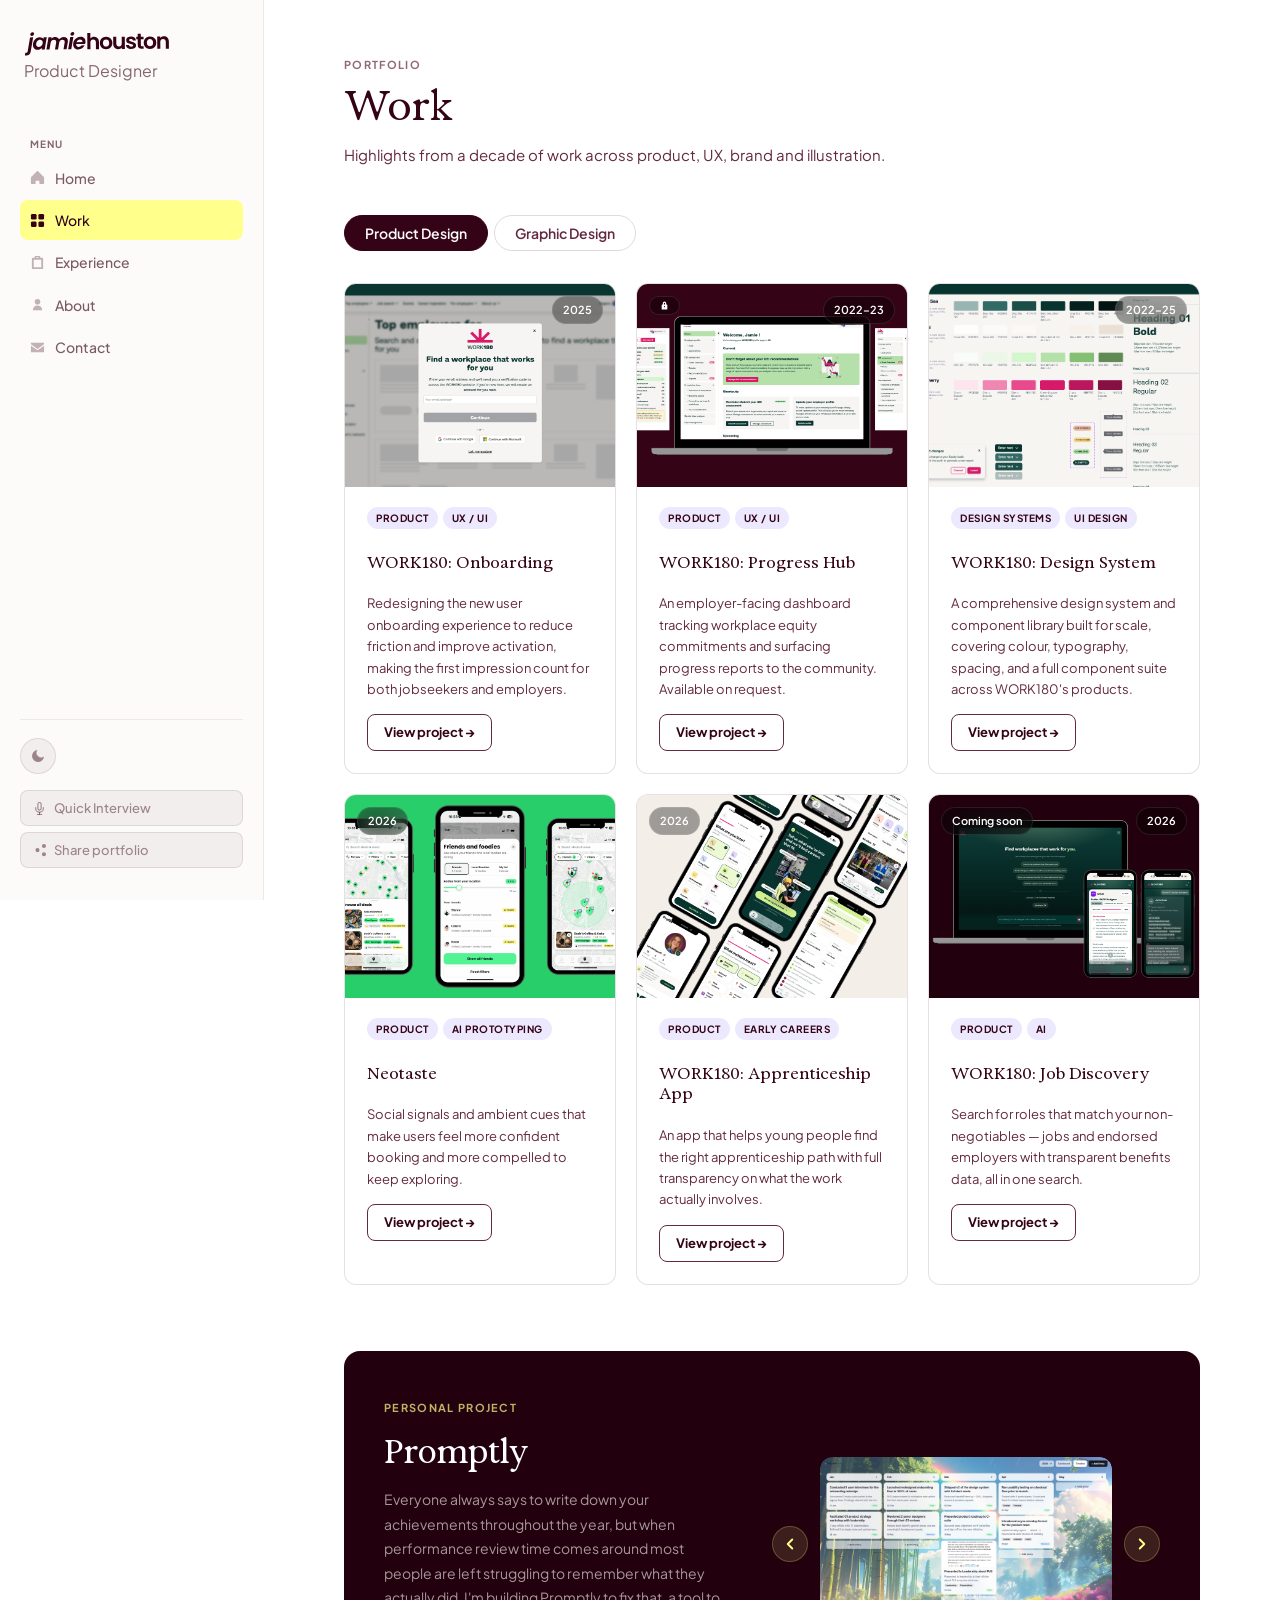
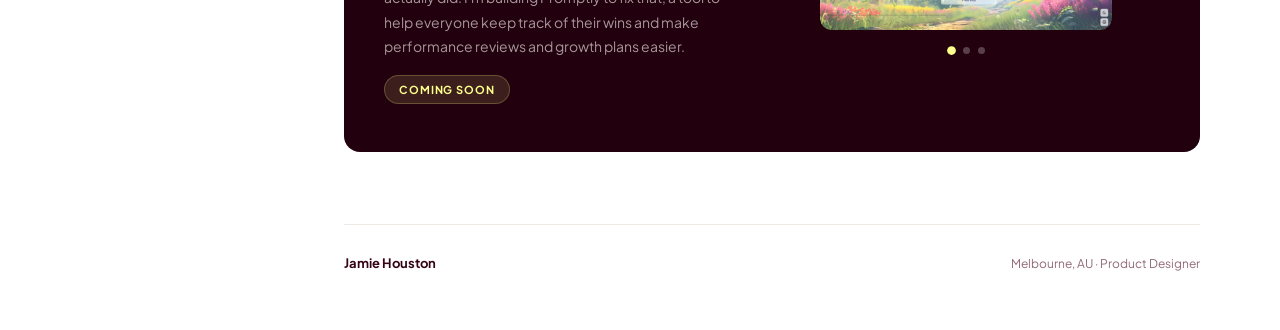
<file: work.html>
<!DOCTYPE html>
<html lang="en">
<head>
  <meta charset="UTF-8">
  <meta name="viewport" content="width=device-width, initial-scale=1.0">
  <title>Work — Jamie Houston</title>
  <link rel="icon" href="/favicon.svg" type="image/svg+xml">
  <link rel="apple-touch-icon" href="/apple-touch-icon.png">
  <style>
    @import url('https://fonts.googleapis.com/css2?family=Plus+Jakarta+Sans:ital,wght@0,400;0,500;0,600;0,700;1,400&display=swap');
    @font-face{font-family:'Exposure';src:url('ExposureTrialVAR.ttf') format('truetype-variations');font-weight:100 900;font-style:normal;font-display:swap;}@font-face{font-family:'Exposure';src:url('ExposureTrialVAR-Italic.ttf') format('truetype-variations');font-weight:100 900;font-style:italic;font-display:swap;}
    :root {
      --color-white-100:#ffffff;--color-egg-white-200:#fdfbf9;--color-egg-white-300:#efe9e3;
      --color-aubergine-100:#642940;--color-aubergine-200:#350316;--color-aubergine-300:#22000d;
      --color-lemon-100:#ffffda;--color-lemon-200:#ffff8c;--color-lemon-300:#ffff65;
      --color-violet-100:#ece9ff;--color-violet-200:#c3baff;--color-violet-300:#9081f1;
      --font:'Plus Jakarta Sans',sans-serif;--sidebar-w:264px;--content-max:1200px;
      --radius-sm:8px;--radius-md:12px;--radius-lg:16px;
    }
    *,*::before,*::after{box-sizing:border-box;margin:0;padding:0;}
    html{scroll-behavior:smooth;}
    body{font-family:var(--font);background:var(--color-white-100);color:var(--color-aubergine-200);line-height:1.6;-webkit-font-smoothing:antialiased;}
    a{color:inherit;}ul{list-style:none;}
    .layout{display:flex;min-height:100vh;}
    .main{margin-left:var(--sidebar-w);flex:1;padding:48px 60px;max-width:calc(100% - var(--sidebar-w));}
    .content{max-width:var(--content-max);}
    .sidebar{width:var(--sidebar-w);background:var(--color-aubergine-300);position:fixed;top:0;left:0;height:100vh;display:flex;flex-direction:column;padding:32px 20px;overflow-y:auto;z-index:10;}
    .sidebar-identity{display:flex;align-items:center;gap:12px;margin-bottom:32px;padding:0 4px;text-decoration:none;}
    .avatar{width:42px;height:42px;border-radius:50%;flex-shrink:0;overflow:hidden;object-fit:cover;display:block;}
    .sidebar-name{color:var(--color-egg-white-200);font-weight:700;font-size:14px;line-height:1.2;}
    .sidebar-role{color:rgba(255,251,247,0.55);font-size:16px;font-family:'Plus Jakarta Sans',sans-serif;margin-top:2px;}
    .available-badge{display:flex;align-items:center;gap:6px;background:rgba(255,255,139,0.08);border:1px solid rgba(255,255,139,0.18);border-radius:var(--radius-sm);padding:7px 10px;margin-bottom:20px;font-size:12px;color:var(--color-lemon-200);font-weight:500;}
    .available-dot{width:6px;height:6px;background:var(--color-lemon-200);border-radius:50%;flex-shrink:0;animation:pulse 2.2s ease-in-out infinite;}
    @keyframes pulse{0%,100%{opacity:1;}50%{opacity:0.35;}}
    .sidebar-nav{display:flex;flex-direction:column;gap:2px;flex:1;}
    .nav-label{color:rgba(255,251,247,0.5);font-size:10px;font-weight:700;text-transform:uppercase;letter-spacing:0.1em;padding:0 10px;margin-top:20px;margin-bottom:4px;}
    .nav-link{display:flex;align-items:center;gap:10px;padding:9px 10px;border-radius:var(--radius-sm);color:rgba(255,251,247,0.5);text-decoration:none;font-size:14px;font-weight:500;transition:background 0.14s ease,color 0.14s ease;}
    .nav-link svg{flex-shrink:0;opacity:0.6;transition:opacity 0.14s;}
    .nav-link:hover{background:rgba(255,255,255,0.06);color:var(--color-egg-white-200);}
    .nav-link:hover svg{opacity:1;}
    .nav-link.active{background:rgba(255,255,139,0.1);color:var(--color-lemon-200);}
    .nav-link.active svg{opacity:1;}
    .sidebar-footer{margin-top:auto;padding-top:18px;border-top:1px solid rgba(255,255,255,0.06);display:flex;flex-direction:column;gap:6px;}
    .contact-link{display:flex;align-items:center;gap:8px;color:rgba(255,251,247,0.55);text-decoration:none;font-size:12px;padding:3px 0;transition:color 0.14s;}
    .contact-link svg{flex-shrink:0;}
    .contact-link:hover{color:var(--color-lemon-200);}
    .section{margin-bottom:72px;scroll-margin-top:32px;}
    .section-header{display:flex;align-items:baseline;justify-content:space-between;margin-bottom:28px;}
    .section-title{font-size:32px;font-family:'Exposure',sans-serif;font-weight:700;color:var(--color-aubergine-200);}
    .section-meta{font-size:13px;color:rgba(100,41,64,0.7);}
    .tag{display:inline-block;background:var(--color-violet-100);color:var(--color-aubergine-200);font-size:12px;font-weight:600;padding:5px 13px;border-radius:100px;}
    .tag-warm{background:var(--color-lemon-100);color:var(--color-aubergine-200);}
    .tag-outline{background:transparent;color:var(--color-aubergine-100);border:1px solid var(--color-egg-white-300);font-weight:500;}
    .tag-tool{background:var(--color-egg-white-300);color:var(--color-aubergine-100);}
    .tags-row{display:flex;flex-wrap:wrap;gap:8px;}
    .btn{display:inline-flex;align-items:center;gap:8px;font-family:var(--font);font-size:14px;font-weight:700;padding:10px 20px;border-radius:var(--radius-sm);text-decoration:none;cursor:pointer;border:none;transition:opacity 0.14s,transform 0.14s;}
    .btn:hover{opacity:0.88;transform:translateY(-1px);}
    .btn-primary{background:var(--color-lemon-200);color:var(--color-aubergine-300);}
    .btn-secondary{background:var(--color-aubergine-200);color:var(--color-egg-white-200);}
    .btn-ghost{background:transparent;color:var(--color-aubergine-100);border:1px solid var(--color-egg-white-300);padding:9px 18px;}
    .card{background:var(--color-white-100);border-radius:var(--radius-md);padding:24px;color:var(--color-aubergine-200);}
    .page-header{margin-bottom:48px;}
    .page-eyebrow{font-size:11px;font-weight:700;text-transform:uppercase;letter-spacing:0.12em;color:rgba(100,41,64,0.7);margin-bottom:8px;}
    .page-title{font-size:40px;font-weight:700;color:var(--color-aubergine-200);line-height:1.2;margin-bottom:12px;font-family:'Exposure',sans-serif;}
    .page-subtitle{font-size:15px;color:var(--color-aubergine-100);line-height:1.7;}
    .site-footer{border-top:1px solid var(--color-egg-white-300);padding-top:28px;display:flex;align-items:center;justify-content:space-between;}
    .footer-name{font-size:13px;font-weight:700;color:var(--color-aubergine-200);}
    .footer-meta{font-size:12px;color:rgba(100,41,64,0.7);}
    @media(max-width:768px){
      .mobile-topbar{display:flex;}
      .sidebar{transform:translateX(-100%);width:280px;height:100vh;top:0;left:0;flex-direction:column;padding:32px 20px;overflow-y:auto;padding-top:72px;z-index:30;}
      .sidebar.open{transform:translateX(0);}.sidebar .sidebar-identity{display:none;}
      .mobile-overlay.open{display:block;}
      .main{margin-left:0;max-width:100%;padding:76px 20px 40px;}
    }
    @media(max-width:600px){.main{padding:76px 16px 40px;}.page-title{font-size:24px;}}
    @media(min-width:1280px){.main{padding:56px 80px;}}
    .share-btn{display:flex;align-items:center;gap:8px;width:100%;background:rgba(255,255,255,0.06);border:1px solid rgba(255,255,255,0.1);border-radius:var(--radius-sm);padding:9px 12px;color:rgba(255,251,247,0.5);font-family:var(--font);font-size:13px;font-weight:500;cursor:pointer;transition:background 0.14s,color 0.14s;}
    .share-btn:hover{background:rgba(255,255,255,0.1);color:var(--color-egg-white-200);}
    .share-btn.copied{color:var(--color-lemon-200);border-color:rgba(255,255,139,0.3);}
    .share-toast{position:fixed;bottom:32px;left:50%;transform:translateX(-50%) translateY(16px);background:var(--color-aubergine-200);color:var(--color-egg-white-200);font-family:var(--font);font-size:13px;font-weight:500;padding:10px 20px;border-radius:100px;box-shadow:0 4px 24px rgba(0,0,0,0.18);opacity:0;pointer-events:none;transition:opacity 0.25s ease,transform 0.25s ease;z-index:9999;white-space:nowrap;}
    .share-toast.show{opacity:1;transform:translateX(-50%) translateY(0);}
    .theme-toggle{width:36px;height:36px;border-radius:50%;background:rgba(255,255,255,0.06);border:1px solid rgba(255,255,255,0.1);color:rgba(255,251,247,0.5);display:flex;align-items:center;justify-content:center;cursor:pointer;transition:background 0.14s,color 0.14s;margin-bottom:10px;flex-shrink:0;}
    .theme-toggle:hover{background:rgba(255,255,255,0.12);color:var(--color-egg-white-200);}
    html:not(.dark) .sidebar{background:var(--color-egg-white-200);border-right:1px solid rgba(53,3,22,0.07);}
    html:not(.dark) .sidebar-name{color:#350316;}
    .sidebar-logo{height:24px;width:auto;display:block;}
    .mobile-topbar-logo{height:25px;width:auto;display:block;}
    html.dark .sidebar-logo,html.dark .mobile-topbar-logo{filter:brightness(0) invert(1);}
    html:not(.dark) .sidebar-role{color:rgba(53,3,22,0.6);}
    html:not(.dark) .available-badge{background:rgba(53,3,22,0.04);border-color:rgba(53,3,22,0.1);color:#350316;}
    html:not(.dark) .available-dot{background:#350316;}
    html:not(.dark) .nav-label{color:rgba(53,3,22,0.6);}
    html:not(.dark) .nav-link{color:rgba(53,3,22,0.65);}
    html:not(.dark) .nav-link svg{opacity:0.45;}
    html:not(.dark) .nav-link:hover{background:rgba(53,3,22,0.05);color:#350316;}
    html:not(.dark) .nav-link:hover svg,html:not(.dark) .nav-link.active svg{opacity:1;}
    html:not(.dark) .nav-link.active{background:var(--color-lemon-200);color:#350316;}
    html:not(.dark) .sidebar-footer{border-top-color:rgba(53,3,22,0.07);}
    html:not(.dark) .share-btn{background:rgba(53,3,22,0.05);border-color:rgba(53,3,22,0.1);color:rgba(53,3,22,0.45);}
    html:not(.dark) .share-btn:hover{background:rgba(53,3,22,0.08);color:#350316;}
    html:not(.dark) .theme-toggle{background:rgba(53,3,22,0.05);border-color:rgba(53,3,22,0.1);color:rgba(53,3,22,0.45);}
    html:not(.dark) .theme-toggle:hover{background:rgba(53,3,22,0.08);color:#350316;}
    html:not(.dark) .contact-link{color:rgba(53,3,22,0.6);}
    html.dark .sidebar{background:#350316;border-right:1px solid rgba(255,255,255,0.05);}
    html.dark body{background:var(--color-aubergine-300);color:var(--color-egg-white-200);}
    html.dark .card,html.dark .project-card,html.dark .about-card,html.dark .skills-block,html.dark .value-card,html.dark .contact-card{background:var(--color-aubergine-200);}
    html.dark .hero-card,html.dark .about-hero,html.dark .contact-hero{background:var(--color-aubergine-200);box-shadow:inset 0 0 0 1px rgba(255,255,255,0.06);}
    html.dark .section-title,html.dark .page-title,html.dark .exp-role,html.dark .project-title,html.dark .value-name,html.dark .fact-value,html.dark .contact-card-value,html.dark .plg-title{color:var(--color-egg-white-200);}
    html.dark .page-subtitle,html.dark .section-meta,html.dark .page-eyebrow,html.dark .footer-name,html.dark .footer-meta,html.dark .exp-company,html.dark .exp-dates,html.dark .exp-desc,html.dark .project-desc,html.dark .value-text,html.dark .about-card p,html.dark .fact-label,html.dark .contact-card-label,html.dark .avail-text,html.dark .plg-label,html.dark .skills-block-title,html.dark .about-card-title{color:rgba(255,251,247,0.55);}
    html.dark .tag{background:rgba(195,186,255,0.18);color:var(--color-egg-white-200);}
    html.dark .tag-warm{background:rgba(255,255,139,0.14);}
    html.dark .tag-outline{border-color:rgba(255,255,255,0.12);color:rgba(255,251,247,0.45);}
    html.dark .tag-tool,html.dark .exp-skill{background:rgba(255,255,255,0.07);color:rgba(255,251,247,0.55);}
    html.dark .project-cat{background:rgba(195,186,255,0.15);color:rgba(255,251,247,0.7);}
    html.dark .project-cat-warm{background:rgba(255,255,139,0.12);}
    html.dark .btn-ghost{border-color:rgba(255,255,255,0.15);color:rgba(255,251,247,0.6);}
    html.dark .site-footer{border-top-color:rgba(255,255,255,0.08);}
    html.dark .exp-entry{border-bottom-color:rgba(255,255,255,0.08);}
    html.dark .fact-row{border-bottom-color:rgba(255,255,255,0.08);}
    html.dark .plg-box{background:rgba(255,255,255,0.04);}
    html.dark .exp-bullet{color:rgba(255,251,247,0.6);}
    html.dark .exp-current-badge{background:rgba(255,255,139,0.12);}
    html.dark .availability-card{background:rgba(255,255,139,0.05);border-color:rgba(255,255,139,0.12);}
    html.dark .icon-email{background:rgba(195,186,255,0.1);}
    html.dark .icon-linkedin{background:rgba(255,255,139,0.08);}
    html.dark .icon-website{background:rgba(255,255,255,0.05);}
    html.dark .contact-card{border-color:rgba(255,255,255,0.06);}
    html.dark .featured-project{background:var(--color-aubergine-200);border-color:rgba(255,255,255,0.08);}
    html.dark .featured-label{color:rgba(255,251,247,0.4);}
    html.dark .featured-title{color:var(--color-egg-white-200);}
    html.dark .featured-desc{color:rgba(255,251,247,0.55);}
    html.dark .featured-cat{background:rgba(195,186,255,0.15);color:rgba(255,251,247,0.75);}
    html.dark .project-card{border-color:rgba(255,255,255,0.08);}
    html.dark .project-body{background:var(--color-aubergine-200);}
    html.dark .project-company{color:rgba(255,251,247,0.4);}
    html.dark .project-arrow{color:rgba(255,251,247,0.6);}
    /* ---- Promptly section ---- */
    .promptly-section {
      margin-top: 56px;
      background: var(--color-aubergine-300);
      border-radius: var(--radius-lg);
      overflow: hidden;
    }
    .promptly-inner {
      display: grid;
      grid-template-columns: 1fr 1fr;
      gap: 0;
      align-items: center;
    }
    .promptly-text {
      padding: 48px 40px;
      display: flex;
      flex-direction: column;
      gap: 16px;
    }
    .promptly-eyebrow {
      font-size: 11px;
      font-weight: 700;
      text-transform: uppercase;
      letter-spacing: 0.12em;
      color: rgba(255,255,139,0.7);
    }
    .promptly-title {
      font-size: 32px;
      font-family: 'Exposure', sans-serif;
      font-weight: 700;
      color: #ffffff;
      line-height: 1.2;
      margin: 0;
    }
    .promptly-desc {
      font-size: 14px;
      color: rgba(255,251,247,0.6);
      line-height: 1.75;
      margin: 0;
    }
    .promptly-pill {
      display: inline-block;
      align-self: flex-start;
      background: rgba(255,255,139,0.12);
      color: var(--color-lemon-200);
      border: 1px solid rgba(255,255,139,0.22);
      font-size: 11px;
      font-weight: 700;
      text-transform: uppercase;
      letter-spacing: 0.08em;
      padding: 5px 14px;
      border-radius: 100px;
    }
    .promptly-visual {
      padding: 40px 40px 32px 0;
      display: flex;
      flex-direction: column;
      gap: 16px;
      align-items: center;
    }
    .promptly-slider-wrap {
      width: 100%;
      display: flex;
      align-items: center;
      gap: 12px;
    }
    .promptly-arrow {
      flex-shrink: 0;
      width: 36px;
      height: 36px;
      border-radius: 50%;
      background: rgba(255,255,139,0.12);
      border: 1px solid rgba(255,255,139,0.22);
      color: var(--color-lemon-200);
      display: flex;
      align-items: center;
      justify-content: center;
      cursor: pointer;
      transition: background 0.18s ease, transform 0.18s ease;
    }
    .promptly-arrow:hover {
      background: rgba(255,255,139,0.22);
      transform: scale(1.08);
    }
    .promptly-slider {
      flex: 1;
      min-width: 0;
      border-radius: var(--radius-md);
      overflow: hidden;
    }
    .promptly-slides {
      display: flex;
      transition: transform 0.4s cubic-bezier(0.22,1,0.36,1);
      will-change: transform;
    }
    .promptly-slide {
      flex: 0 0 100%;
      width: 100%;
      min-width: 0;
    }
    .promptly-slide img {
      width: 100%;
      height: auto;
      display: block;
      border-radius: var(--radius-md);
    }
    .promptly-dots {
      display: flex;
      gap: 8px;
      align-items: center;
    }
    .promptly-dot {
      width: 7px;
      height: 7px;
      border-radius: 50%;
      background: rgba(255,251,247,0.25);
      border: none;
      cursor: pointer;
      padding: 0;
      transition: background 0.2s ease, transform 0.2s ease;
    }
    .promptly-dot.active {
      background: var(--color-lemon-200);
      transform: scale(1.25);
    }
    @media (max-width: 900px) {
      .promptly-inner { grid-template-columns: 1fr; }
      .promptly-text { padding: 36px 28px 24px; }
      .promptly-visual { padding: 0 28px 32px; }
    }
    html.dark .promptly-section { background: var(--color-aubergine-300); }
    /* ---- Page styles ---- */
    /*
      =====================================================
      UPDATING PROJECT IMAGES
      =====================================================
      Each .project-cover has a colour class (cover-1 etc.)
      as a placeholder. To add your own image, swap the
      class for an inline style:

        style="background-image: url('images/project.jpg');
               background-size: cover;
               background-position: center;"

      Recommended size: 800 × 460px
      =====================================================
    */

    /* ---- Featured section container ---- */
    .featured-section {
      background: var(--color-aubergine-300);
      border-radius: var(--radius-lg);
      padding: 32px;
    }
    .featured-section .section-title {
      color: var(--color-egg-white-200);
    }

    /* ---- Featured project ---- */
    .featured-project {
      display: grid;
      grid-template-columns: 1fr 1fr;
      background: var(--color-white-100);
      border-radius: var(--radius-md);
      overflow: hidden;
      border: 1px solid rgba(53,3,22,0.12);
      text-decoration: none;
      color: inherit;
      margin-bottom: 0;
      transition: transform 0.3s ease;
    }

    .featured-project:hover,
    .featured-project.fade-in.visible:hover {
      transform: translateY(-6px);
    }

    .featured-cover {
      background-size: cover;
      background-position: center;
      position: relative;
      min-height: 320px;
      transition: transform 0.3s ease;
    }

    .featured-project:hover .featured-cover {
      transform: scale(1.02);
    }

    .featured-content {
      padding: 32px;
      display: flex;
      flex-direction: column;
      justify-content: center;
    }

    .featured-label {
      font-size: 11px;
      font-weight: 700;
      text-transform: uppercase;
      letter-spacing: 0.12em;
      color: rgba(100,41,64,0.7);
      margin-bottom: 10px;
    }

    .featured-title {
      font-size: 26px;
      font-weight: 700;
      color: var(--color-aubergine-200);
      line-height: 1.25;
      margin-bottom: 14px;
    }

    .featured-desc {
      font-size: 14px;
      color: var(--color-aubergine-100);
      line-height: 1.75;
      margin-bottom: 28px;
    }

    .featured-cats {
      display: flex;
      gap: 6px;
      flex-wrap: wrap;
      margin-bottom: 16px;
    }

    .featured-cat {
      font-size: 10px;
      font-weight: 700;
      text-transform: uppercase;
      letter-spacing: 0.05em;
      padding: 3px 10px;
      border-radius: 100px;
      background: var(--color-violet-100);
      color: var(--color-aubergine-200);
    }

    @media (max-width: 768px) {
      .featured-section { padding: 20px; }
      .featured-project { grid-template-columns: 1fr; }
      .featured-cover { min-height: 220px; }
      .featured-content { padding: 28px 24px; }
    }

    .work-tabs {
      display: flex;
      gap: 6px;
      margin-bottom: 32px;
    }
    .work-tab {
      padding: 8px 20px;
      border-radius: 100px;
      font-size: 14px;
      font-weight: 600;
      cursor: pointer;
      border: 1px solid rgba(53,3,22,0.15);
      background: transparent;
      color: var(--color-aubergine-100);
      font-family: var(--font);
      transition: background 0.14s, color 0.14s, border-color 0.14s;
    }
    .work-tab:hover { background: rgba(53,3,22,0.05); color: var(--color-aubergine-200); }
    .work-tab.active { background: var(--color-aubergine-200); color: var(--color-egg-white-200); border-color: var(--color-aubergine-200); }
    html.dark .work-tab { border-color: rgba(255,255,255,0.15); color: rgba(255,251,247,0.55); }
    html.dark .work-tab:hover { background: rgba(255,255,255,0.07); color: var(--color-egg-white-200); }
    html.dark .work-tab.active { background: var(--color-egg-white-200); color: var(--color-aubergine-200); border-color: var(--color-egg-white-200); }

    .projects-grid {
      display: grid;
      grid-template-columns: repeat(2, 1fr);
      gap: 20px;
      padding-bottom: 10px;
    }

    .project-card {
      background: var(--color-white-100);
      border-radius: var(--radius-md);
      overflow: hidden;
      border: 1px solid rgba(53,3,22,0.12);
      text-decoration: none;
      color: inherit;
      display: block;
      transition: transform 0.35s ease;
      will-change: transform;
    }

    .project-card:hover,
    .project-card.fade-in.visible:hover {
      transform: translateY(-6px);
    }

    .project-cover {
      aspect-ratio: 4 / 3;
      background-size: contain;
      background-repeat: no-repeat;
      background-position: center;
      position: relative;
      transition: transform 0.35s ease;
    }

    .project-card:hover .project-cover,
    .project-card.fade-in.visible:hover .project-cover {
      transform: scale(1.03);
    }

    .cover-1 { background-image: url('images/w180-onboarding-hero.png'); background-size: cover; background-position: center; }
    .cover-2 { background-image: url('images/w180-benefits-hero.png'); background-size: cover; background-position: center; }
    .cover-3 { background-image: url('images/w180-top-employer-page-hero.png'); background-size: cover; background-position: center; }
    .cover-4 { background-image: url('images/w180-progress-hub-hero-updated.png'); background-size: cover; background-position: center; }
    .cover-5 { background-image: url('images/w180-design-system-hero.png'); background-size: cover; background-position: center; }
    .cover-6 { background-image: url('images/geronimo-hero.jpg'); background-size: cover; background-position: center; }
    .cover-7 { background-image: url('images/parkway-hero.jpg'); background-size: cover; background-position: center; }
    .cover-neotaste { background-image: url('images/Neotaste-hero.png'); background-size: cover; background-position: center; }
    .cover-ai-discovery { background-image: url('images/W80-AI-Discovery-hero.png'); background-size: cover; background-position: center; }
    .cover-apprenticeship { background-image: url('images/W180-apprenticeship-hero.png'); background-size: cover; background-position: center; }

    .cover-badges {
      position: absolute;
      top: 12px; left: 12px; right: 12px;
      display: flex;
      justify-content: space-between;
      align-items: flex-start;
    }

    .badge {
      background: rgba(0,0,0,0.35);
      backdrop-filter: blur(12px);
      -webkit-backdrop-filter: blur(12px);
      color: #fff;
      font-size: 11px;
      font-weight: 600;
      padding: 4px 10px;
      border-radius: 100px;
      border: 1px solid rgba(255,255,255,0.1);
      display: inline-flex;
      align-items: center;
      gap: 4px;
    }

    .project-body { padding: 20px 22px 22px; display: flex; flex-direction: column; gap: 14px; }
    .project-view-btn { align-self: flex-start; font-size: 13px; padding: 7px 16px; border-radius: var(--radius-sm); color: var(--color-aubergine-200); border-color: var(--color-aubergine-100); }
    html.dark .project-view-btn { color: var(--color-egg-white-200); border-color: rgba(255,255,255,0.3); }

    .project-cats {
      display: flex;
      flex-wrap: wrap;
      gap: 5px;
      margin-bottom: 10px;
    }

    .project-cat {
      font-size: 10px;
      font-weight: 700;
      text-transform: uppercase;
      letter-spacing: 0.05em;
      padding: 3px 9px;
      border-radius: 100px;
      background: var(--color-violet-100);
      color: var(--color-aubergine-200);
    }

    .project-cat-warm { background: var(--color-lemon-100); }

    .project-title {
      font-family: 'Exposure', sans-serif;
      font-size: 16px;
      font-weight: 700;
      color: var(--color-aubergine-200);
      margin-bottom: 6px;
      line-height: 1.3;
    }

    .project-desc {
      font-size: 13px;
      color: var(--color-aubergine-100);
      line-height: 1.65;
    }

    @media (max-width: 680px) {
      .projects-grid { grid-template-columns: 1fr; }
    }
    @media (min-width: 1100px) {
      .projects-grid { grid-template-columns: repeat(3, 1fr); }
    }
    .sidebar{transition:transform 0.3s ease;}
    @media(min-width:769px){.mobile-topbar{display:none;}}
    .mobile-topbar{position:fixed;top:0;left:0;right:0;z-index:35;height:56px;padding:0 20px;align-items:center;justify-content:space-between;background:var(--color-egg-white-200);border-bottom:1px solid var(--color-egg-white-300);}
    .mobile-topbar-name{font-size:14px;font-weight:700;color:var(--color-aubergine-200);}
    .mobile-topbar-actions{display:flex;align-items:center;gap:8px;}
    .mobile-topbar-actions .theme-toggle{margin-bottom:0;}
    .hamburger-btn{width:36px;height:36px;border-radius:var(--radius-sm);background:transparent;border:1px solid rgba(53,3,22,0.15);color:var(--color-aubergine-200);display:flex;align-items:center;justify-content:center;cursor:pointer;transition:background 0.14s;}
    .hamburger-btn:hover{background:rgba(53,3,22,0.06);}
    .mobile-overlay{display:none;position:fixed;inset:0;background:rgba(34,0,13,0.45);z-index:25;}
    html.dark .mobile-topbar{background:var(--color-aubergine-300);border-bottom-color:rgba(255,255,255,0.07);}
    html.dark .mobile-topbar-name{color:var(--color-egg-white-200);}
    html.dark .hamburger-btn{border-color:rgba(255,255,255,0.15);color:var(--color-egg-white-200);}
    html.dark .hamburger-btn:hover{background:rgba(255,255,255,0.08);}
    /* ---- Animations ---- */
    @keyframes work-fade-up {
      from { opacity: 0; transform: translateY(18px); }
      to   { opacity: 1; transform: translateY(0); }
    }

    /* Page load */
    .page-eyebrow  { animation: work-fade-up 0.5s cubic-bezier(0.22,1,0.36,1) 0.1s  both; }
    .page-title    { animation: work-fade-up 0.6s cubic-bezier(0.22,1,0.36,1) 0.25s both; }
    .page-subtitle { animation: work-fade-up 0.6s cubic-bezier(0.22,1,0.36,1) 0.4s  both; }

    /* Scroll reveal */
    .fade-in {
      opacity: 0;
      transform: translateY(20px);
      transition: opacity 0.55s cubic-bezier(0.22,1,0.36,1),
                  transform 0.55s cubic-bezier(0.22,1,0.36,1);
    }
    .fade-in.visible { opacity: 1; transform: translateY(0); }
    @media(prefers-reduced-motion:reduce){
      .page-eyebrow,.page-title,.page-subtitle{animation:none;}
      .fade-in{opacity:1;transform:none;transition:none;}
    }
  </style>
</head>
<body>
<div class="layout">
  <!-- MOBILE TOP BAR -->
  <div class="mobile-topbar">
    <img src="images/jamie-houston-logo.svg?v=2" class="mobile-topbar-logo" alt="Jamie Houston">
    <div class="mobile-topbar-actions">
      <button class="theme-toggle" onclick="toggleTheme()" title="Toggle theme"></button>
      <button class="hamburger-btn" onclick="toggleMobileMenu()"><svg width="18" height="14" viewBox="0 0 18 14" fill="currentColor"><rect width="18" height="2" rx="1"/><rect y="6" width="18" height="2" rx="1"/><rect y="12" width="18" height="2" rx="1"/></svg></button>
    </div>
  </div>
  <div class="mobile-overlay" id="mobileOverlay" onclick="toggleMobileMenu()"></div>


  <!-- SIDEBAR -->
  <aside class="sidebar">
    <a href="index.html" class="sidebar-identity">
      
      <div>
        <img src="images/jamie-houston-logo.svg?v=2" class="sidebar-logo" alt="Jamie Houston">
        <div class="sidebar-role">Product Designer</div>
      </div>
    </a>

    <nav class="sidebar-nav">
      <span class="nav-label">Menu</span>
      <a href="index.html" class="nav-link">
        <svg width="15" height="15" viewBox="0 0 16 16" fill="currentColor"><path d="M8.354 1.146a.5.5 0 00-.708 0L1 7.793V14.5A.5.5 0 001.5 15h4a.5.5 0 00.5-.5v-3h4v3a.5.5 0 00.5.5h4a.5.5 0 00.5-.5V7.793L8.354 1.146z"/></svg>
        <span>Home</span>
      </a>
      <a href="work.html" class="nav-link active">
        <svg width="15" height="15" viewBox="0 0 16 16" fill="currentColor"><rect x="1" y="1" width="6" height="6" rx="1.5"/><rect x="9" y="1" width="6" height="6" rx="1.5"/><rect x="1" y="9" width="6" height="6" rx="1.5"/><rect x="9" y="9" width="6" height="6" rx="1.5"/></svg>
        <span>Work</span>
      </a>
      <a href="experience.html" class="nav-link">
        <svg width="15" height="15" viewBox="0 0 16 16" fill="currentColor"><path d="M6 1h4a1 1 0 011 1v1h2a1 1 0 011 1v10a1 1 0 01-1 1H3a1 1 0 01-1-1V4a1 1 0 011-1h2V2a1 1 0 011-1zm1 2h2V2H7v1zM4 5v8h8V5H4z"/></svg>
        <span>Experience</span>
      </a>
      <a href="about.html" class="nav-link">
        <svg width="15" height="15" viewBox="0 0 16 16" fill="currentColor"><path d="M8 8a3 3 0 100-6 3 3 0 000 6zm-5 6a5 5 0 1110 0H3z"/></svg>
        <span>About</span>
      </a>
      <a href="contact.html" class="nav-link">
        <svg width="15" height="15" viewBox="0 0 16 16" fill="currentColor"><path d="M1 3h14v1.5L8 9.5 1 4.5V3zm0 3l7 5 7-5V13H1V6z"/></svg>
        <span>Contact</span>
      </a>
    </nav>

    <div class="sidebar-footer">
      <button class="theme-toggle" id="themeToggle" onclick="toggleTheme()" title="Toggle light / dark mode"></button>
      <button class="share-btn" id="qiTrigger" onclick="toggleQI()">
        <svg width="13" height="13" viewBox="0 0 24 24" fill="none" stroke="currentColor" stroke-width="2" stroke-linecap="round" stroke-linejoin="round"><path d="M12 1a3 3 0 0 0-3 3v8a3 3 0 0 0 6 0V4a3 3 0 0 0-3-3z"/><path d="M19 10v2a7 7 0 0 1-14 0v-2"/><line x1="12" y1="19" x2="12" y2="23"/><line x1="8" y1="23" x2="16" y2="23"/></svg>
        Quick Interview
      </button>
      <button class="share-btn" onclick="sharePortfolio(this)">
        <svg width="13" height="13" viewBox="0 0 16 16" fill="currentColor"><path d="M11 2.5a2.5 2.5 0 115 0 2.5 2.5 0 01-5 0zm-8 5a2.5 2.5 0 115 0 2.5 2.5 0 01-5 0zm8 5a2.5 2.5 0 115 0 2.5 2.5 0 01-5 0zm-7.4-4.7l4.8 2.8m0-5.6L3.6 7.8"/></svg>
        Share portfolio
      </button>
    </div>
  </aside>

  <!-- MAIN -->
  <main class="main">
    <div class="content">

      <div class="page-header">
        <div class="page-eyebrow">Portfolio</div>
        <h1 class="page-title">Work</h1>
        <p class="page-subtitle">Highlights from a decade of work across product, UX, brand and illustration.</p>
      </div>

      <!-- Featured project -->



      <div class="work-tabs">
        <button class="work-tab active" onclick="filterWork('product', this)">Product Design</button>
        <button class="work-tab" onclick="filterWork('graphic', this)">Graphic Design</button>
      </div>

      <!--
        TO ADD A NEW PROJECT: Copy any .project-card block,
        update the cover class, year, title, description & tags.
      -->
      <div class="projects-grid">

        <!-- PROJECT 1 -->
        <a class="project-card" data-category="product" href="project-w180-onboarding.html">
          <div class="project-cover cover-1">
            <div class="cover-badges">
              <span></span>
              <span class="badge">2025</span>
            </div>
          </div>
          <div class="project-body">
            <div class="project-cats">
              <span class="project-cat">Product</span>
              <span class="project-cat">UX / UI</span>
            </div>
            <div class="project-title">WORK180: Onboarding</div>
            <p class="project-desc">Redesigning the new user onboarding experience to reduce friction and improve activation, making the first impression count for both jobseekers and employers.</p>
            <span class="btn btn-ghost project-view-btn">View project →</span>
          </div>
        </a>

        <!-- PROJECT 2 -->
        <a class="project-card" data-category="product" data-hidden="true" href="project-w180-benefits.html" style="display:none;">
          <div class="project-cover cover-2">
            <div class="cover-badges">
              <span></span>
              <span class="badge">2025</span>
            </div>
          </div>
          <div class="project-body">
            <div class="project-cats">
              <span class="project-cat">Product</span>
              <span class="project-cat">UX / UI</span>
            </div>
            <div class="project-title">WORK180: Benefits Table</div>
            <p class="project-desc">A structured UI system for presenting employer benefits in a way that's scannable, comparable, and immediately trustworthy for job seekers evaluating workplace culture.</p>
            <span class="btn btn-ghost project-view-btn">View project →</span>
          </div>
        </a>

        <!-- PROJECT 3 -->
        <a class="project-card" data-category="product" data-hidden="true" href="project-w180-top-employers.html" style="display:none;">
          <div class="project-cover cover-3">
            <div class="cover-badges">
              <span></span>
              <span class="badge">2025</span>
            </div>
          </div>
          <div class="project-body">
            <div class="project-cats">
              <span class="project-cat">Product</span>
              <span class="project-cat">UX / UI</span>
            </div>
            <div class="project-title">WORK180: Top Employers Page</div>
            <p class="project-desc">Redesigning the flagship Top Employers showcase page to drive engagement and more powerfully communicate workplace diversity commitments to a wide audience.</p>
            <span class="btn btn-ghost project-view-btn">View project →</span>
          </div>
        </a>

        <!-- PROJECT 4 — NDA -->
        <a class="project-card" data-category="product" href="project-w180-progress-hub.html">
          <div class="project-cover cover-4">
            <div class="cover-badges">
              <span class="badge">
                <svg width="9" height="9" viewBox="0 0 16 16" fill="currentColor"><path d="M8 1a3 3 0 00-3 3v2H4a1 1 0 00-1 1v7a1 1 0 001 1h8a1 1 0 001-1V7a1 1 0 00-1-1h-1V4a3 3 0 00-3-3zm-1 3a1 1 0 012 0v2H7V4zm1 5a1 1 0 110 2 1 1 0 010-2z"/></svg>
              </span>
              <span class="badge">2022–23</span>
            </div>
          </div>
          <div class="project-body">
            <div class="project-cats">
              <span class="project-cat">Product</span>
              <span class="project-cat">UX / UI</span>
            </div>
            <div class="project-title">WORK180: Progress Hub</div>
            <p class="project-desc">An employer-facing dashboard tracking workplace equity commitments and surfacing progress reports to the community. Available on request.</p>
            <span class="btn btn-ghost project-view-btn">View project →</span>
          </div>
        </a>

        <!-- PROJECT 5 — Design System -->
        <a class="project-card" data-category="product" href="project-w180-design-system.html">
          <div class="project-cover cover-5">
            <div class="cover-badges">
              <span></span>
              <span class="badge">2022–25</span>
            </div>
          </div>
          <div class="project-body">
            <div class="project-cats">
              <span class="project-cat">Design Systems</span>
              <span class="project-cat">UI Design</span>
            </div>
            <div class="project-title">WORK180: Design System</div>
            <p class="project-desc">A comprehensive design system and component library built for scale, covering colour, typography, spacing, and a full component suite across WORK180's products.</p>
            <span class="btn btn-ghost project-view-btn">View project →</span>
          </div>
        </a>

        <!-- PROJECT NEOTASTE -->
        <a class="project-card" data-category="product" href="project-neotaste.html">
          <div class="project-cover cover-neotaste">
            <div class="cover-badges">
              <span class="badge">2026</span>
            </div>
          </div>
          <div class="project-body">
            <div class="project-cats">
              <span class="project-cat">Product</span>
              <span class="project-cat">AI Prototyping</span>
            </div>
            <div class="project-title">Neotaste</div>
            <p class="project-desc">Social signals and ambient cues that make users feel more confident booking and more compelled to keep exploring.</p>
            <span class="btn btn-ghost project-view-btn">View project →</span>
          </div>
        </a>

        <a class="project-card" data-category="product" href="project-apprenticeship.html">
          <div class="project-cover cover-apprenticeship">
            <div class="cover-badges">
              <span class="badge">2026</span>
            </div>
          </div>
          <div class="project-body">
            <div class="project-cats">
              <span class="project-cat">Product</span>
              <span class="project-cat">Early Careers</span>
            </div>
            <div class="project-title">WORK180: Apprenticeship App</div>
            <p class="project-desc">An app that helps young people find the right apprenticeship path with full transparency on what the work actually involves.</p>
            <span class="btn btn-ghost project-view-btn">View project →</span>
          </div>
        </a>

        <a class="project-card" data-category="product" href="project-ai-discovery.html">
          <div class="project-cover cover-ai-discovery">
            <div class="cover-badges">
              <span class="badge" style="display:flex;align-items:center;gap:5px;">Coming soon</span>
              <span class="badge">2026</span>
            </div>
          </div>
          <div class="project-body">
            <div class="project-cats">
              <span class="project-cat">Product</span>
              <span class="project-cat">AI</span>
            </div>
            <div class="project-title">WORK180: Job Discovery</div>
            <p class="project-desc">Search for roles that match your non-negotiables — jobs and endorsed employers with transparent benefits data, all in one search.</p>
            <span class="btn btn-ghost project-view-btn">View project →</span>
          </div>
        </a>

        <!-- PROJECT 6 -->
        <a class="project-card" data-category="graphic" href="project-geronimo.html">
          <div class="project-cover cover-6">
            <div class="cover-badges">
              <span></span>
              <span class="badge">2020</span>
            </div>
          </div>
          <div class="project-body">
            <div class="project-cats">
              <span class="project-cat project-cat-warm">Branding</span>
              <span class="project-cat project-cat-warm">Illustration</span>
            </div>
            <div class="project-title">Geronimo</div>
            <p class="project-desc">Full brand identity and custom illustration system, giving a bold, characterful visual voice through bespoke type treatment, colour and hand-crafted illustration.</p>
            <span class="btn btn-ghost project-view-btn">View project →</span>
          </div>
        </a>

        <!-- PROJECT 7 -->
        <a class="project-card" data-category="graphic" href="project-parkway.html">
          <div class="project-cover cover-7">
            <div class="cover-badges">
              <span></span>
              <span class="badge">2020</span>
            </div>
          </div>
          <div class="project-body">
            <div class="project-cats">
              <span class="project-cat project-cat-warm">Illustration</span>
              <span class="project-cat project-cat-warm">Mural</span>
            </div>
            <div class="project-title">The Parkway Artway Project</div>
            <p class="project-desc">Large-scale mural and illustration bringing community identity to a public space, bridging art, place, and people through a bold visual language in the Parkway precinct.</p>
            <span class="btn btn-ghost project-view-btn">View project →</span>
          </div>
        </a>

      </div>

      <!-- Promptly section -->
      <div class="promptly-section">
        <div class="promptly-inner">
          <div class="promptly-text">
            <div class="promptly-eyebrow">Personal Project</div>
            <h2 class="promptly-title">Promptly</h2>
            <p class="promptly-desc">Everyone always says to write down your achievements throughout the year, but when performance review time comes around most people are left struggling to remember what they actually did. I'm building Promptly to fix that, a tool to help everyone keep track of their wins and make performance reviews and growth plans easier.</p>
            <span class="promptly-pill">Coming Soon</span>
          </div>
          <div class="promptly-visual">
            <div class="promptly-slider-wrap">
              <button class="promptly-arrow promptly-arrow-prev" onclick="promptlyPrev()" aria-label="Previous">
                <svg width="18" height="18" viewBox="0 0 24 24" fill="none" stroke="currentColor" stroke-width="2.5" stroke-linecap="round" stroke-linejoin="round"><polyline points="15 18 9 12 15 6"/></svg>
              </button>
              <div class="promptly-slider" id="promptlySlider">
                <div class="promptly-slides" id="promptlySlides">
                  <div class="promptly-slide"><img src="promptly-image-1.png" alt="Promptly screenshot 1"></div>
                  <div class="promptly-slide"><img src="promptly-image-2.png" alt="Promptly screenshot 2"></div>
                  <div class="promptly-slide"><img src="promptly-image-3.png" alt="Promptly screenshot 3"></div>
                </div>
              </div>
              <button class="promptly-arrow promptly-arrow-next" onclick="promptlyNext()" aria-label="Next">
                <svg width="18" height="18" viewBox="0 0 24 24" fill="none" stroke="currentColor" stroke-width="2.5" stroke-linecap="round" stroke-linejoin="round"><polyline points="9 18 15 12 9 6"/></svg>
              </button>
            </div>
            <div class="promptly-dots" id="promptlyDots">
              <button class="promptly-dot active" onclick="goToSlide(0)"></button>
              <button class="promptly-dot" onclick="goToSlide(1)"></button>
              <button class="promptly-dot" onclick="goToSlide(2)"></button>
            </div>
          </div>
        </div>
      </div>

      <footer class="site-footer" style="margin-top: 72px;">
        <span class="footer-name">Jamie Houston</span>
        <span class="footer-meta">Melbourne, AU · Product Designer</span>
      </footer>

    </div>
  </main>
</div>
<script>
function toggleTheme() {
  const isDark = document.documentElement.classList.toggle('dark');
  localStorage.setItem('theme', isDark ? 'dark' : 'light');
  updateThemeIcon();
}
function updateThemeIcon() {
  const isDark = document.documentElement.classList.contains('dark');
  const icon = isDark
    ? '<svg width="16" height="16" viewBox="0 0 24 24" fill="none" stroke="currentColor" stroke-width="2" stroke-linecap="round" stroke-linejoin="round"><circle cx="12" cy="12" r="4"/><path d="M12 2v2M12 20v2M4.93 4.93l1.41 1.41M17.66 17.66l1.41 1.41M2 12h2M20 12h2M6.34 17.66l-1.41 1.41M19.07 4.93l-1.41 1.41"/></svg>'
    : '<svg width="16" height="16" viewBox="0 0 24 24" fill="currentColor"><path d="M21 12.79A9 9 0 1 1 11.21 3 7 7 0 0 0 21 12.79z"/></svg>';
  document.querySelectorAll('.theme-toggle').forEach(btn => btn.innerHTML = icon);
}
function toggleMobileMenu() {
  document.querySelector('.sidebar').classList.toggle('open');
  document.getElementById('mobileOverlay').classList.toggle('open');
}
(function() {
  if (localStorage.getItem('theme') === 'dark') document.documentElement.classList.add('dark');
  updateThemeIcon();
})();
// Scroll reveal
(function() {
  const io = new IntersectionObserver((entries) => {
    entries.forEach(entry => {
      if (entry.isIntersecting) {
        entry.target.classList.add('visible');
        io.unobserve(entry.target);
      }
    });
  }, { threshold: 0.07 });

  // Featured project
  document.querySelectorAll('.featured-project').forEach((el, i) => {
    el.classList.add('fade-in');
    el.style.transitionDelay = (i * 0.08) + 's';
    io.observe(el);
  });

  // Project grid cards — stagger pairs
  document.querySelectorAll('.project-card').forEach((el, i) => {
    el.classList.add('fade-in');
    el.style.transitionDelay = ((i % 3) * 0.08) + 's';
    io.observe(el);
  });

  // Promptly section
  const promptly = document.querySelector('.promptly-section');
  if (promptly) {
    promptly.classList.add('fade-in');
    io.observe(promptly);
  }
})();

// Promptly slider
let currentSlide = 0;
const promptlyTotal = 3;
function goToSlide(index) {
  currentSlide = index;
  const slides = document.getElementById('promptlySlides');
  if (slides) slides.style.transform = 'translateX(-' + (index * 100) + '%)';
  document.querySelectorAll('.promptly-dot').forEach((dot, i) => {
    dot.classList.toggle('active', i === index);
  });
}
function promptlyNext() { goToSlide((currentSlide + 1) % promptlyTotal); }
function promptlyPrev() { goToSlide((currentSlide - 1 + promptlyTotal) % promptlyTotal); }
function sharePortfolio(btn) {
  const url = window.location.href;
  navigator.clipboard.writeText(url).then(() => {
    const orig = btn.innerHTML;
    btn.innerHTML = '<svg width="13" height="13" viewBox="0 0 16 16" fill="none" stroke="currentColor" stroke-width="2.5" stroke-linecap="round" stroke-linejoin="round"><polyline points="4 8 8 12 13 4"></polyline></svg> Link copied!';
    btn.classList.add('copied');
    let toast = document.getElementById('shareToast');
    if (!toast) { toast = document.createElement('div'); toast.id = 'shareToast'; toast.className = 'share-toast'; document.body.appendChild(toast); }
    toast.textContent = 'Link copied, thanks for sharing ♥';
    const rect = btn.getBoundingClientRect();
    toast.style.left = rect.left + 'px';
    toast.style.top = (rect.top - toast.offsetHeight - 10) + 'px';
    toast.style.transform = 'none';
    toast.style.bottom = 'auto';
    toast.classList.add('show');
    setTimeout(() => { btn.innerHTML = orig; btn.classList.remove('copied'); toast.classList.remove('show'); }, 2500);
  }).catch(() => { prompt('Copy this link:', url); });
}

function filterWork(category, btn) {
  document.querySelectorAll('.work-tab').forEach(t => t.classList.remove('active'));
  btn.classList.add('active');
  document.querySelectorAll('.project-card').forEach(card => {
    if (card.dataset.hidden === 'true') return;
    card.style.display = card.dataset.category === category ? '' : 'none';
  });
}

document.querySelectorAll('.project-card').forEach(card => {
  if (card.dataset.hidden === 'true') return;
  if (card.dataset.category === 'graphic') card.style.display = 'none';
});
</script>


<!-- Quick Interview Panel -->
<style>
.qi-panel{position:fixed;left:calc(var(--sidebar-w,264px) + 12px);bottom:24px;width:370px;background:#ffffff;border-radius:16px;box-shadow:0 8px 48px rgba(53,3,22,0.18);z-index:999;overflow:hidden;transform:translateY(10px) scale(0.98);opacity:0;pointer-events:none;transition:transform 0.22s cubic-bezier(0.34,1.3,0.64,1),opacity 0.18s;}
.qi-panel.open{transform:translateY(0) scale(1);opacity:1;pointer-events:all;}
html.dark .qi-panel{background:#22000d;box-shadow:0 8px 48px rgba(0,0,0,0.4);}
.qi-header{display:flex;align-items:flex-start;justify-content:space-between;padding:20px 20px 16px;border-bottom:1px solid rgba(53,3,22,0.09);}
html.dark .qi-header{border-bottom-color:rgba(255,251,247,0.1);}
.qi-icon-wrap{width:30px;height:30px;background:#ece9ff;border-radius:8px;display:flex;align-items:center;justify-content:center;margin-bottom:8px;color:#350316;}
html.dark .qi-icon-wrap{background:rgba(195,186,255,0.15);color:#fffbf7;}
.qi-title{font-family:var(--font,'Plus Jakarta Sans',sans-serif);font-size:16px;font-weight:700;color:#350316;}
html.dark .qi-title{color:#fffbf7;}
.qi-subtitle{font-family:var(--font,'Plus Jakarta Sans',sans-serif);font-size:12px;color:#642940;margin-top:3px;line-height:1.45;}
html.dark .qi-subtitle{color:rgba(255,251,247,0.6);}
.qi-close{background:none;border:none;cursor:pointer;font-size:22px;line-height:1;color:#642940;padding:2px 4px;flex-shrink:0;margin-top:-2px;}
html.dark .qi-close{color:rgba(255,251,247,0.6);}
.qi-close:hover{color:#350316;}
html.dark .qi-close:hover{color:#fffbf7;}
.qi-questions{max-height:340px;overflow-y:auto;}
.qi-item{border-bottom:1px solid rgba(53,3,22,0.07);}
html.dark .qi-item{border-bottom-color:rgba(255,251,247,0.08);}
.qi-item:last-child{border-bottom:none;}
.qi-q{width:100%;display:flex;align-items:center;justify-content:space-between;gap:12px;padding:14px 20px;background:none;border:none;cursor:pointer;font-family:var(--font,'Plus Jakarta Sans',sans-serif);font-size:14px;font-weight:600;color:#350316;text-align:left;transition:background 0.12s;}
html.dark .qi-q{color:#fffbf7;}
.qi-q:hover{background:#ece9ff;}
html.dark .qi-q:hover{background:rgba(195,186,255,0.12);}
.qi-q.active{background:#ece9ff;}
html.dark .qi-q.active{background:rgba(195,186,255,0.12);}
.qi-qicon{width:24px;height:24px;border-radius:50%;display:flex;align-items:center;justify-content:center;font-size:15px;flex-shrink:0;transition:background 0.12s,color 0.12s;line-height:0;}.qi-qicon svg{display:block;}.qi-qicon.plus .qi-i-cross{display:none;}.qi-qicon.cross .qi-i-plus{display:none;}
.qi-qicon.plus{border:1.5px solid rgba(53,3,22,0.18);color:#642940;}
html.dark .qi-qicon.plus{border-color:rgba(255,251,247,0.2);color:rgba(255,251,247,0.5);}
.qi-qicon.cross{background:#350316;color:#fffbf7;border:none;}
html.dark .qi-qicon.cross{background:#fffbf7;color:#350316;}
.qi-a{display:none;padding:2px 20px 16px;font-family:var(--font,'Plus Jakarta Sans',sans-serif);font-size:13px;line-height:1.65;color:#350316;}
html.dark .qi-a{color:rgba(255,251,247,0.85);}
.qi-a p+p{margin-top:10px;}
.qi-cta{display:inline-flex;align-items:center;gap:6px;margin-top:14px;background:#350316;color:#fffbf7;font-family:var(--font,'Plus Jakarta Sans',sans-serif);font-size:13px;font-weight:700;padding:8px 18px;border-radius:100px;text-decoration:none;transition:opacity 0.14s;}
html.dark .qi-cta{background:#fffbf7;color:#350316;}
.qi-cta:hover{opacity:0.85;}
.qi-footer{padding:11px 20px;border-top:1px solid rgba(53,3,22,0.08);font-family:var(--font,'Plus Jakarta Sans',sans-serif);font-size:11px;font-weight:700;letter-spacing:0.07em;color:#642940;display:flex;align-items:center;gap:8px;}
html.dark .qi-footer{border-top-color:rgba(255,251,247,0.08);color:rgba(255,251,247,0.45);}
.qi-dots{display:flex;gap:4px;align-items:center;}
.qi-dot{width:5px;height:5px;border-radius:50%;background:#c3baff;}
.qi-dot:first-child{background:#350316;}
html.dark .qi-dot:first-child{background:#fffbf7;}
@media(max-width:768px){.qi-panel{left:16px;right:16px;width:auto;bottom:76px;}}
</style>
<div class="qi-panel" id="qiPanel">
  <div class="qi-header">
    <div>
      <div class="qi-icon-wrap"><svg width="15" height="15" viewBox="0 0 24 24" fill="none" stroke="currentColor" stroke-width="2" stroke-linecap="round" stroke-linejoin="round"><path d="M12 1a3 3 0 0 0-3 3v8a3 3 0 0 0 6 0V4a3 3 0 0 0-3-3z"/><path d="M19 10v2a7 7 0 0 1-14 0v-2"/><line x1="12" y1="19" x2="12" y2="23"/><line x1="8" y1="23" x2="16" y2="23"/></svg></div>
      <div class="qi-title">Quick Interview</div>
      <div class="qi-subtitle">Common questions recruiters ask.<br>Click any to see my answers instantly.</div>
    </div>
    <button class="qi-close" onclick="toggleQI()">−</button>
  </div>
  <div class="qi-questions">
    <div class="qi-item">
      <button class="qi-q" onclick="toggleQ(this)">Tell me about yourself<span class="qi-qicon plus"><svg class="qi-i-plus" width="8" height="8" viewBox="0 0 10 10" fill="none" stroke="currentColor" stroke-width="2" stroke-linecap="round"><line x1="5" y1="1" x2="5" y2="9"/><line x1="1" y1="5" x2="9" y2="5"/></svg><svg class="qi-i-cross" width="8" height="8" viewBox="0 0 10 10" fill="none" stroke="currentColor" stroke-width="2" stroke-linecap="round"><line x1="1.5" y1="1.5" x2="8.5" y2="8.5"/><line x1="8.5" y1="1.5" x2="1.5" y2="8.5"/></svg></span></button>
      <div class="qi-a"><p>I'm a product designer with 10 years across freelance, in-house, and startup environments. My background spans product strategy, UX research, UI design, branding, and illustration so I can carry an idea from a whiteboard conversation all the way to a shipped, on-brand interface.</p><p>I'm currently a Product Designer at WORK180 in Melbourne, working end-to-end on the employer-facing platform from discovery and research through to delivery and iteration.</p></div>
    </div>
    <div class="qi-item">
      <button class="qi-q" onclick="toggleQ(this)">Why should we hire you?<span class="qi-qicon plus"><svg class="qi-i-plus" width="8" height="8" viewBox="0 0 10 10" fill="none" stroke="currentColor" stroke-width="2" stroke-linecap="round"><line x1="5" y1="1" x2="5" y2="9"/><line x1="1" y1="5" x2="9" y2="5"/></svg><svg class="qi-i-cross" width="8" height="8" viewBox="0 0 10 10" fill="none" stroke="currentColor" stroke-width="2" stroke-linecap="round"><line x1="1.5" y1="1.5" x2="8.5" y2="8.5"/><line x1="8.5" y1="1.5" x2="1.5" y2="8.5"/></svg></span></button>
      <div class="qi-a"><p>Because I don't just design screens I think about outcomes. I started in visual and brand design, which means I care deeply about craft and polish. I grew into UX and product, which means I care about whether it actually works for people and moves the business.</p><p>I'm also fluent with AI-enabled workflows and front-end enough to communicate precisely with engineers. I move fast without dropping quality, and I thrive in teams where design and engineering are genuinely collaborative.</p></div>
    </div>
    <div class="qi-item">
      <button class="qi-q" onclick="toggleQ(this)">Explain your design process<span class="qi-qicon plus"><svg class="qi-i-plus" width="8" height="8" viewBox="0 0 10 10" fill="none" stroke="currentColor" stroke-width="2" stroke-linecap="round"><line x1="5" y1="1" x2="5" y2="9"/><line x1="1" y1="5" x2="9" y2="5"/></svg><svg class="qi-i-cross" width="8" height="8" viewBox="0 0 10 10" fill="none" stroke="currentColor" stroke-width="2" stroke-linecap="round"><line x1="1.5" y1="1.5" x2="8.5" y2="8.5"/><line x1="8.5" y1="1.5" x2="1.5" y2="8.5"/></svg></span></button>
      <div class="qi-a"><p>Discovery first I want to understand the problem, the users, and the constraints before I sketch a single screen. That means research, stakeholder conversations, and auditing what already exists.</p><p>Then I move fast in low-fidelity: flows, rough wireframes, quick prototypes for testing. High-fidelity comes after we've validated the approach, not before. And I stay involved post-launch data and user feedback inform the next iteration.</p></div>
    </div>
    <div class="qi-item">
      <button class="qi-q" onclick="toggleQ(this)">How do you work with developers?<span class="qi-qicon plus"><svg class="qi-i-plus" width="8" height="8" viewBox="0 0 10 10" fill="none" stroke="currentColor" stroke-width="2" stroke-linecap="round"><line x1="5" y1="1" x2="5" y2="9"/><line x1="1" y1="5" x2="9" y2="5"/></svg><svg class="qi-i-cross" width="8" height="8" viewBox="0 0 10 10" fill="none" stroke="currentColor" stroke-width="2" stroke-linecap="round"><line x1="1.5" y1="1.5" x2="8.5" y2="8.5"/><line x1="8.5" y1="1.5" x2="1.5" y2="8.5"/></svg></span></button>
      <div class="qi-a"><p>As a partner, not a handoff machine. I try to involve engineers early ideally in problem framing so they're invested in the solution, not just implementing a spec.</p><p>I'm comfortable reviewing implementations for design fidelity and adjusting specs when engineering constraints make something impractical. I'd rather ship something slightly simpler and well-built than something pixel-perfect and brittle.</p></div>
    </div>
    <div class="qi-item">
      <button class="qi-q" onclick="toggleQ(this)">Describe a challenging project<span class="qi-qicon plus"><svg class="qi-i-plus" width="8" height="8" viewBox="0 0 10 10" fill="none" stroke="currentColor" stroke-width="2" stroke-linecap="round"><line x1="5" y1="1" x2="5" y2="9"/><line x1="1" y1="5" x2="9" y2="5"/></svg><svg class="qi-i-cross" width="8" height="8" viewBox="0 0 10 10" fill="none" stroke="currentColor" stroke-width="2" stroke-linecap="round"><line x1="1.5" y1="1.5" x2="8.5" y2="8.5"/><line x1="8.5" y1="1.5" x2="1.5" y2="8.5"/></svg></span></button>
      <div class="qi-a"><p><strong>The challenge</strong><br>We identified an opportunity to help young people find the right apprenticeship path with full transparency, while giving employers a way to manage applications on the other side. The tricky part was that it's a two-sided product with very different user needs, and we jumped straight into it as an experiment with almost no runway. I had a week to show a working prototype to a potential client, starting from scratch.</p><p><strong>What I did</strong><br>I ran discovery and scoped the project myself, mapping out both sides of the experience simultaneously. I had to make fast, pragmatic calls about what to explore and what to park, and built the prototype end-to-end to get something tangible in front of stakeholders quickly.</p><p><strong>How it evolved</strong><br>The whole process has been learning while building, taking feedback from research and changing direction based on what we found rather than following a fixed plan. That's been the real design challenge: staying structured enough to make progress while staying loose enough to respond to what we learn.</p><p><strong>Where it landed</strong><br>We're currently in validation with some strong early signals. It hasn't shipped yet but the process itself validated a lot of our assumptions about what both sides of the market actually need.</p></div>
    </div>
    <div class="qi-item">
      <button class="qi-q" onclick="toggleQ(this)">What makes you different?<span class="qi-qicon plus"><svg class="qi-i-plus" width="8" height="8" viewBox="0 0 10 10" fill="none" stroke="currentColor" stroke-width="2" stroke-linecap="round"><line x1="5" y1="1" x2="5" y2="9"/><line x1="1" y1="5" x2="9" y2="5"/></svg><svg class="qi-i-cross" width="8" height="8" viewBox="0 0 10 10" fill="none" stroke="currentColor" stroke-width="2" stroke-linecap="round"><line x1="1.5" y1="1.5" x2="8.5" y2="8.5"/><line x1="8.5" y1="1.5" x2="1.5" y2="8.5"/></svg></span></button>
      <div class="qi-a"><p>Range, and where I sit between disciplines. I started in visual and brand design, so I have a strong eye for typography, layout, and polish but I grew into UX, design systems, and front-end, so I can carry an idea from a stakeholder conversation all the way to a built, accessible, on-brand interface.</p><p>That blend matters for work that lives between marketing, communications, and product. I'm also a systems thinker who still sweats the pixels.</p></div>
    </div>
  </div>
</div>
<script>
function toggleQI(){document.getElementById('qiPanel').classList.toggle('open');}
function toggleQ(btn){
  var a=btn.nextElementSibling;
  var isOpen=a.style.display==='block';
  document.querySelectorAll('.qi-a').forEach(function(x){x.style.display='none';});
  document.querySelectorAll('.qi-q').forEach(function(q){q.classList.remove('active');var ic=q.querySelector('.qi-qicon');if(ic){ic.className='qi-qicon plus';}});
  if(!isOpen){a.style.display='block';btn.classList.add('active');var ic=btn.querySelector('.qi-qicon');if(ic){ic.className='qi-qicon cross';}}
}
document.addEventListener('click',function(e){
  var panel=document.getElementById('qiPanel');
  var trigger=document.getElementById('qiTrigger');
  if(panel&&panel.classList.contains('open')&&!panel.contains(e.target)&&trigger&&!trigger.contains(e.target)){panel.classList.remove('open');}
});
</script>
</body>
</html>
</file>
